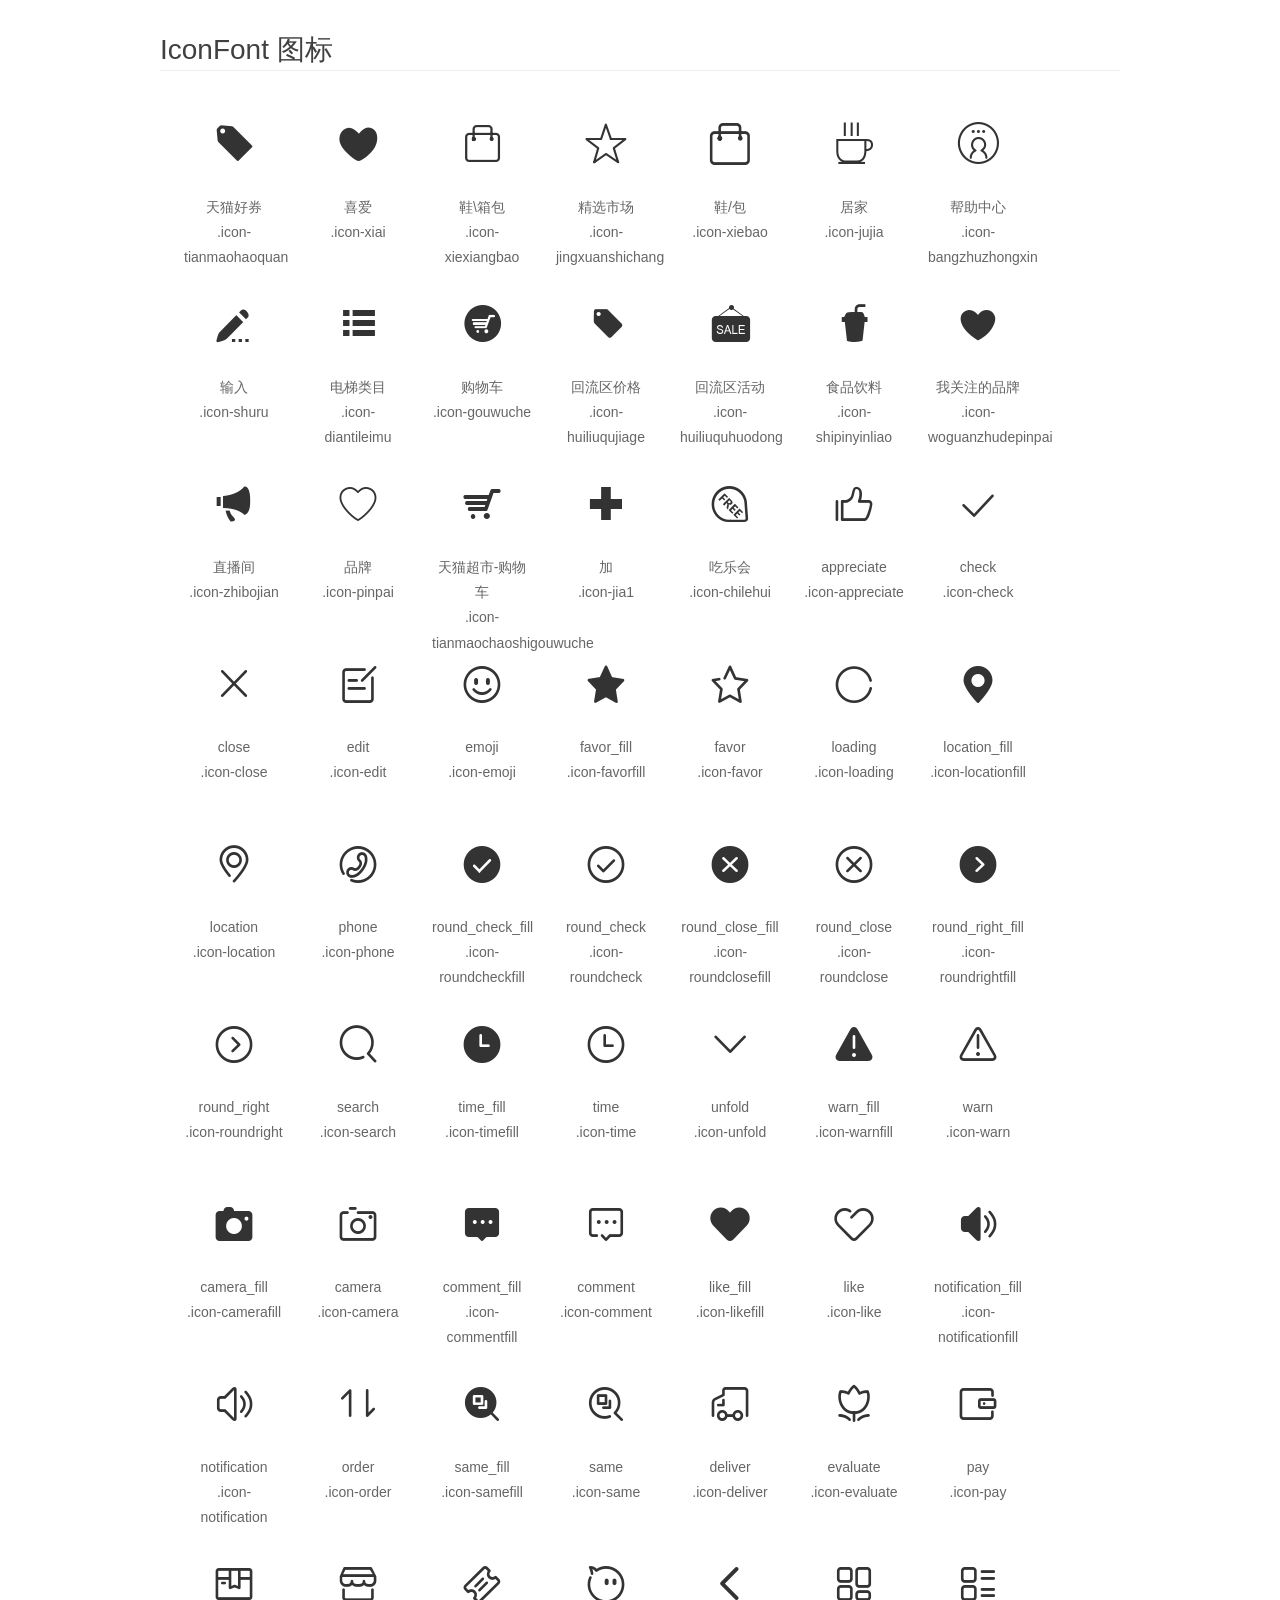
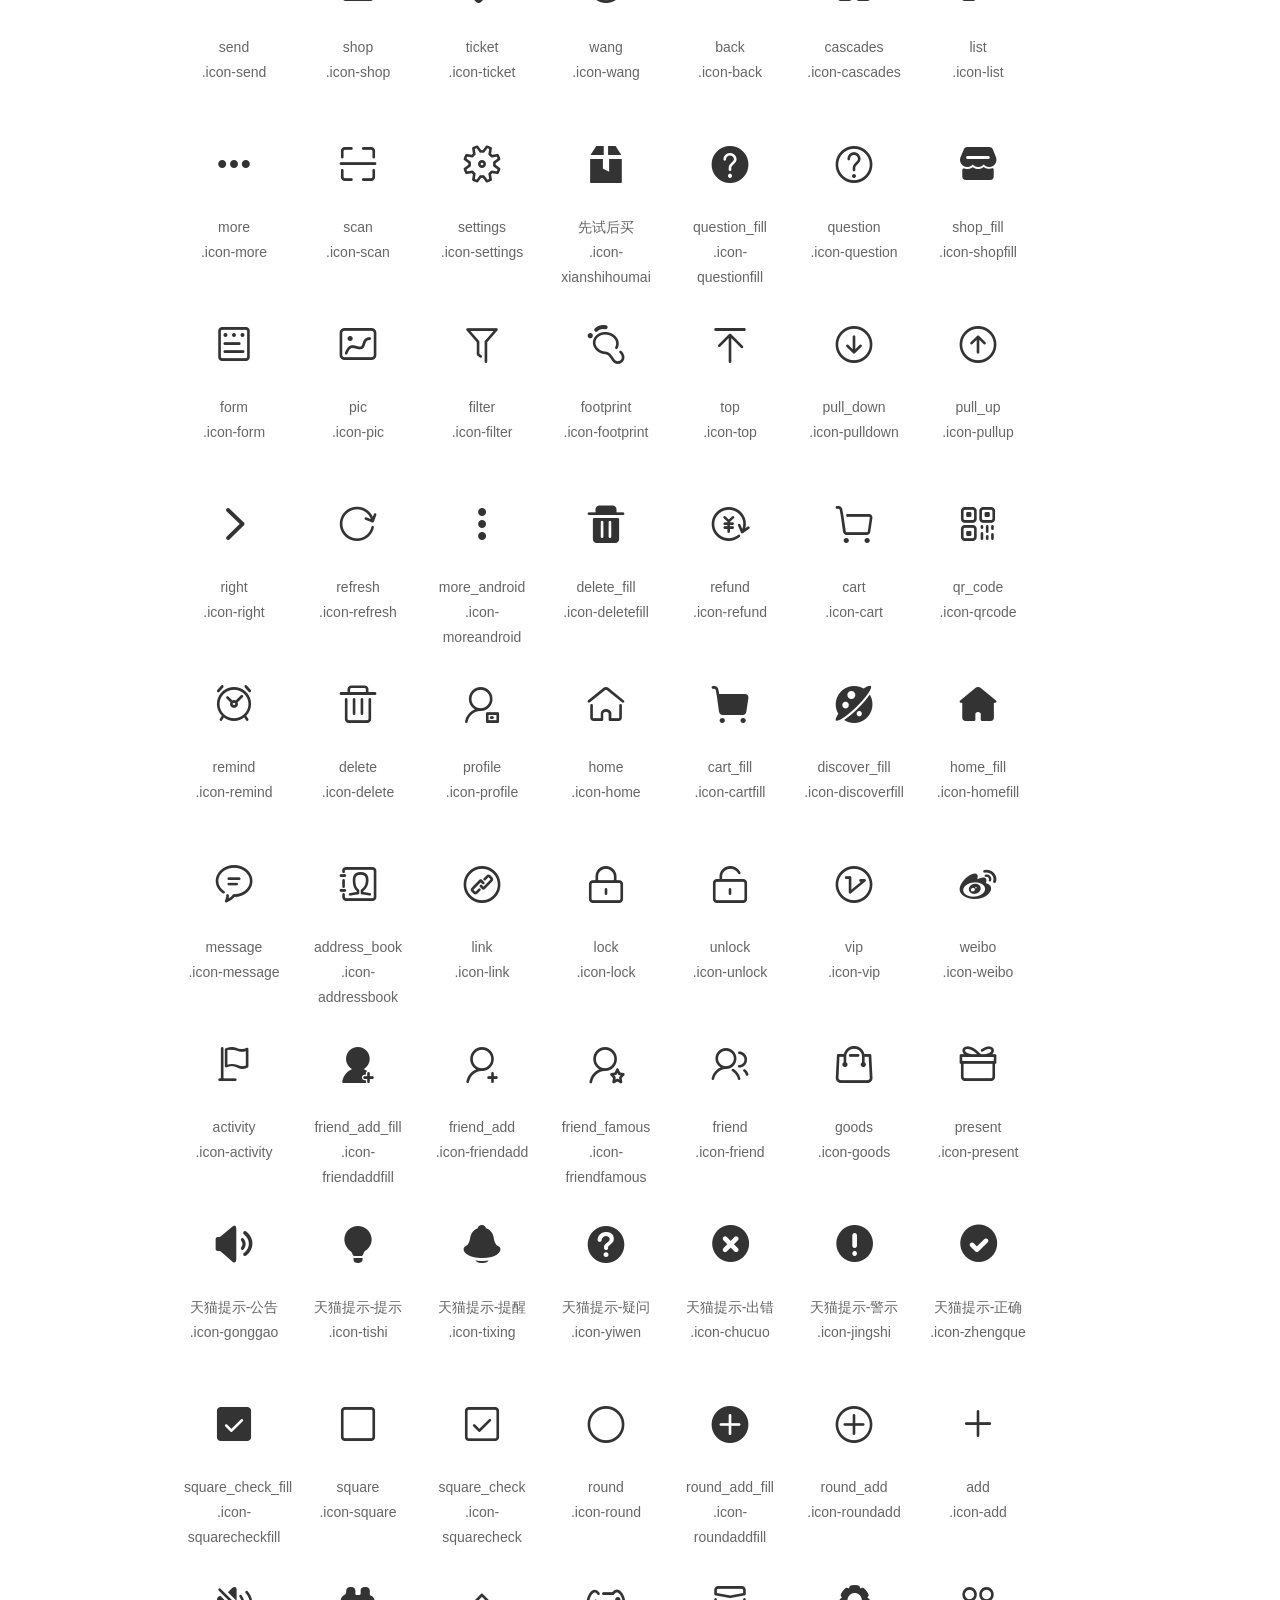
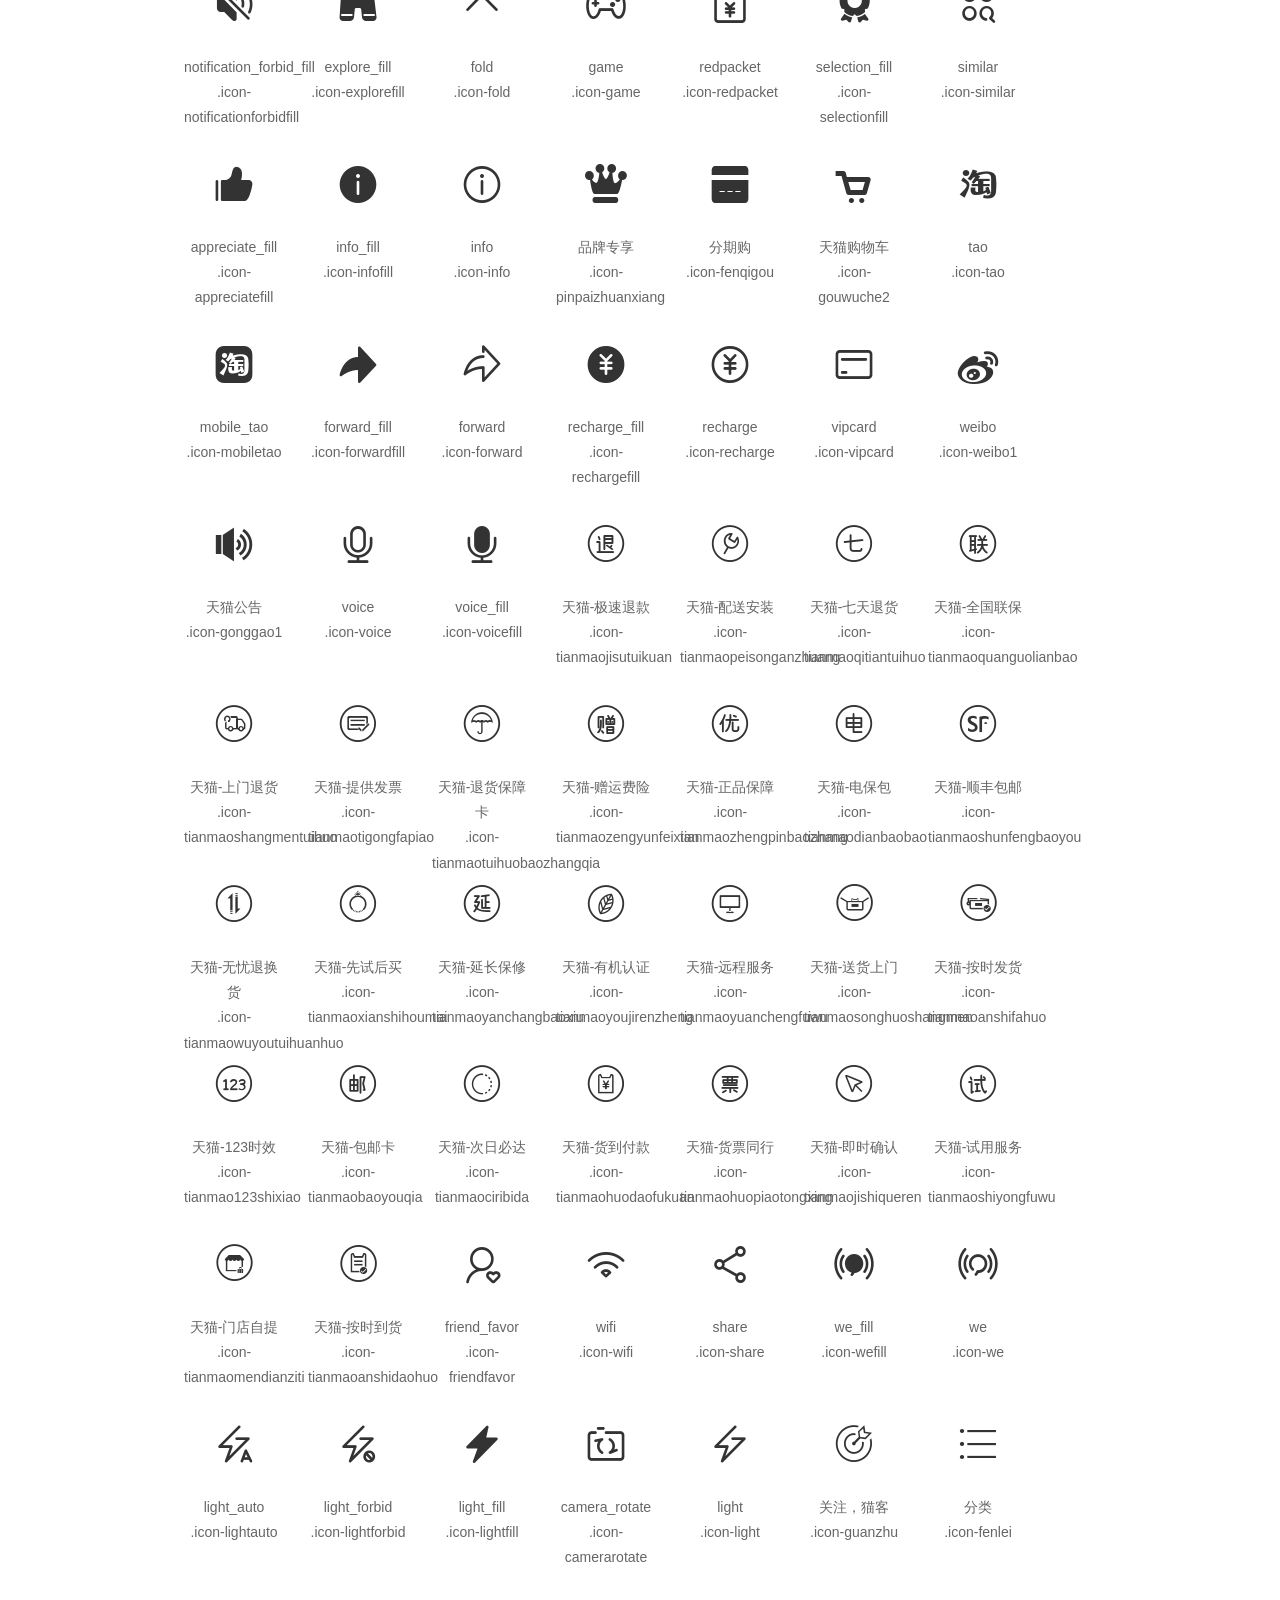
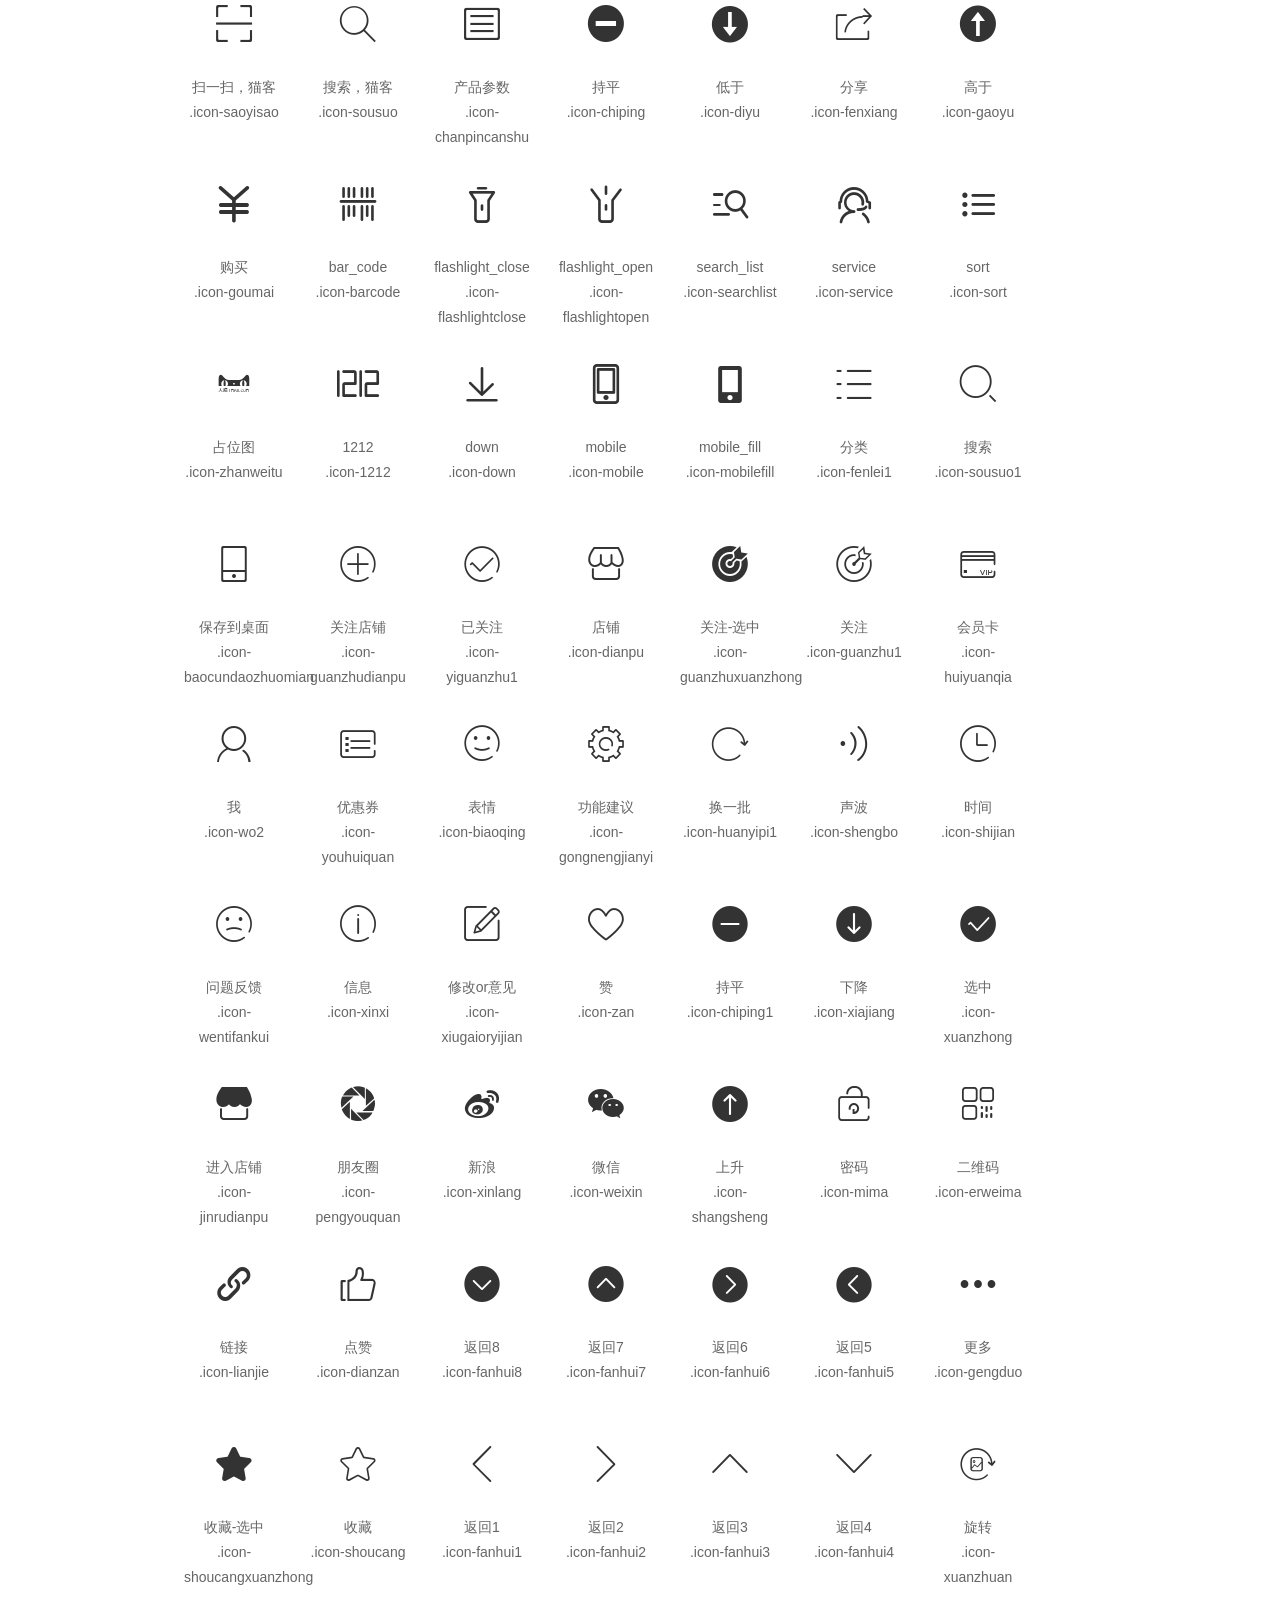
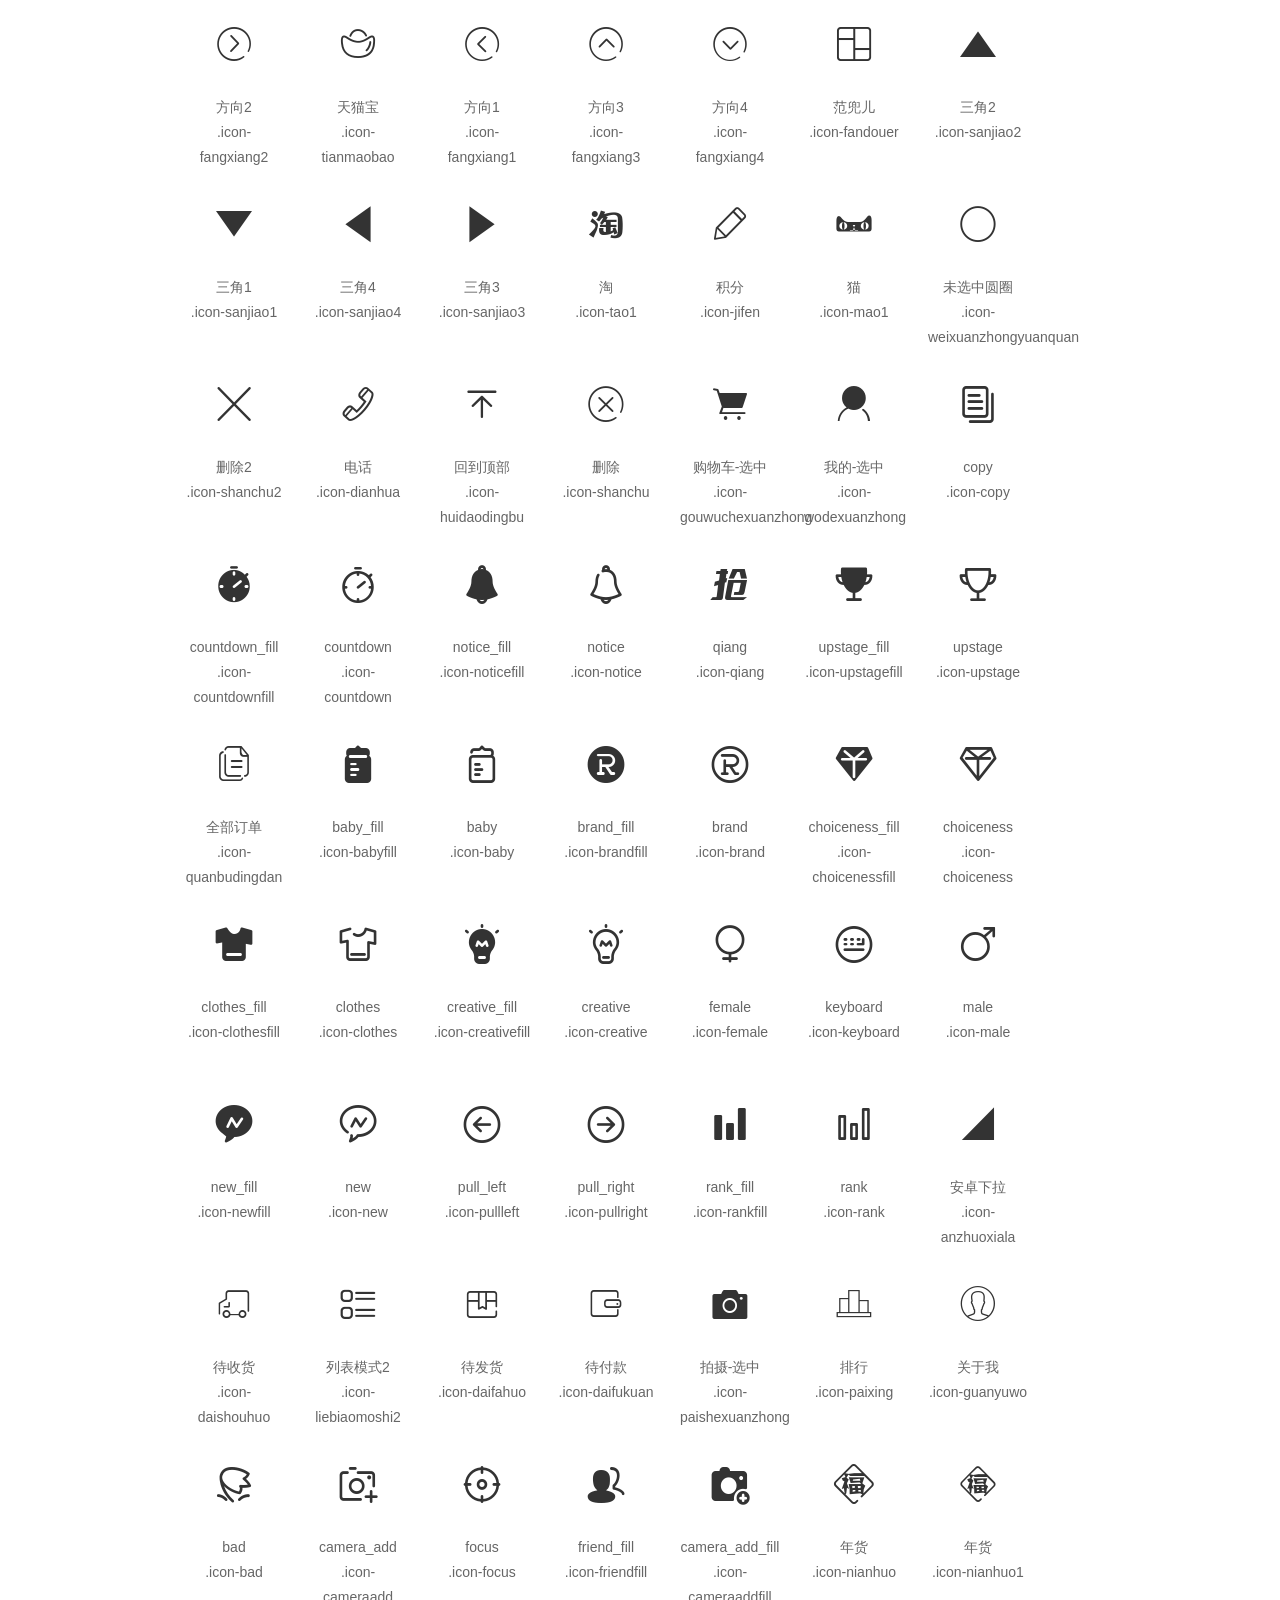
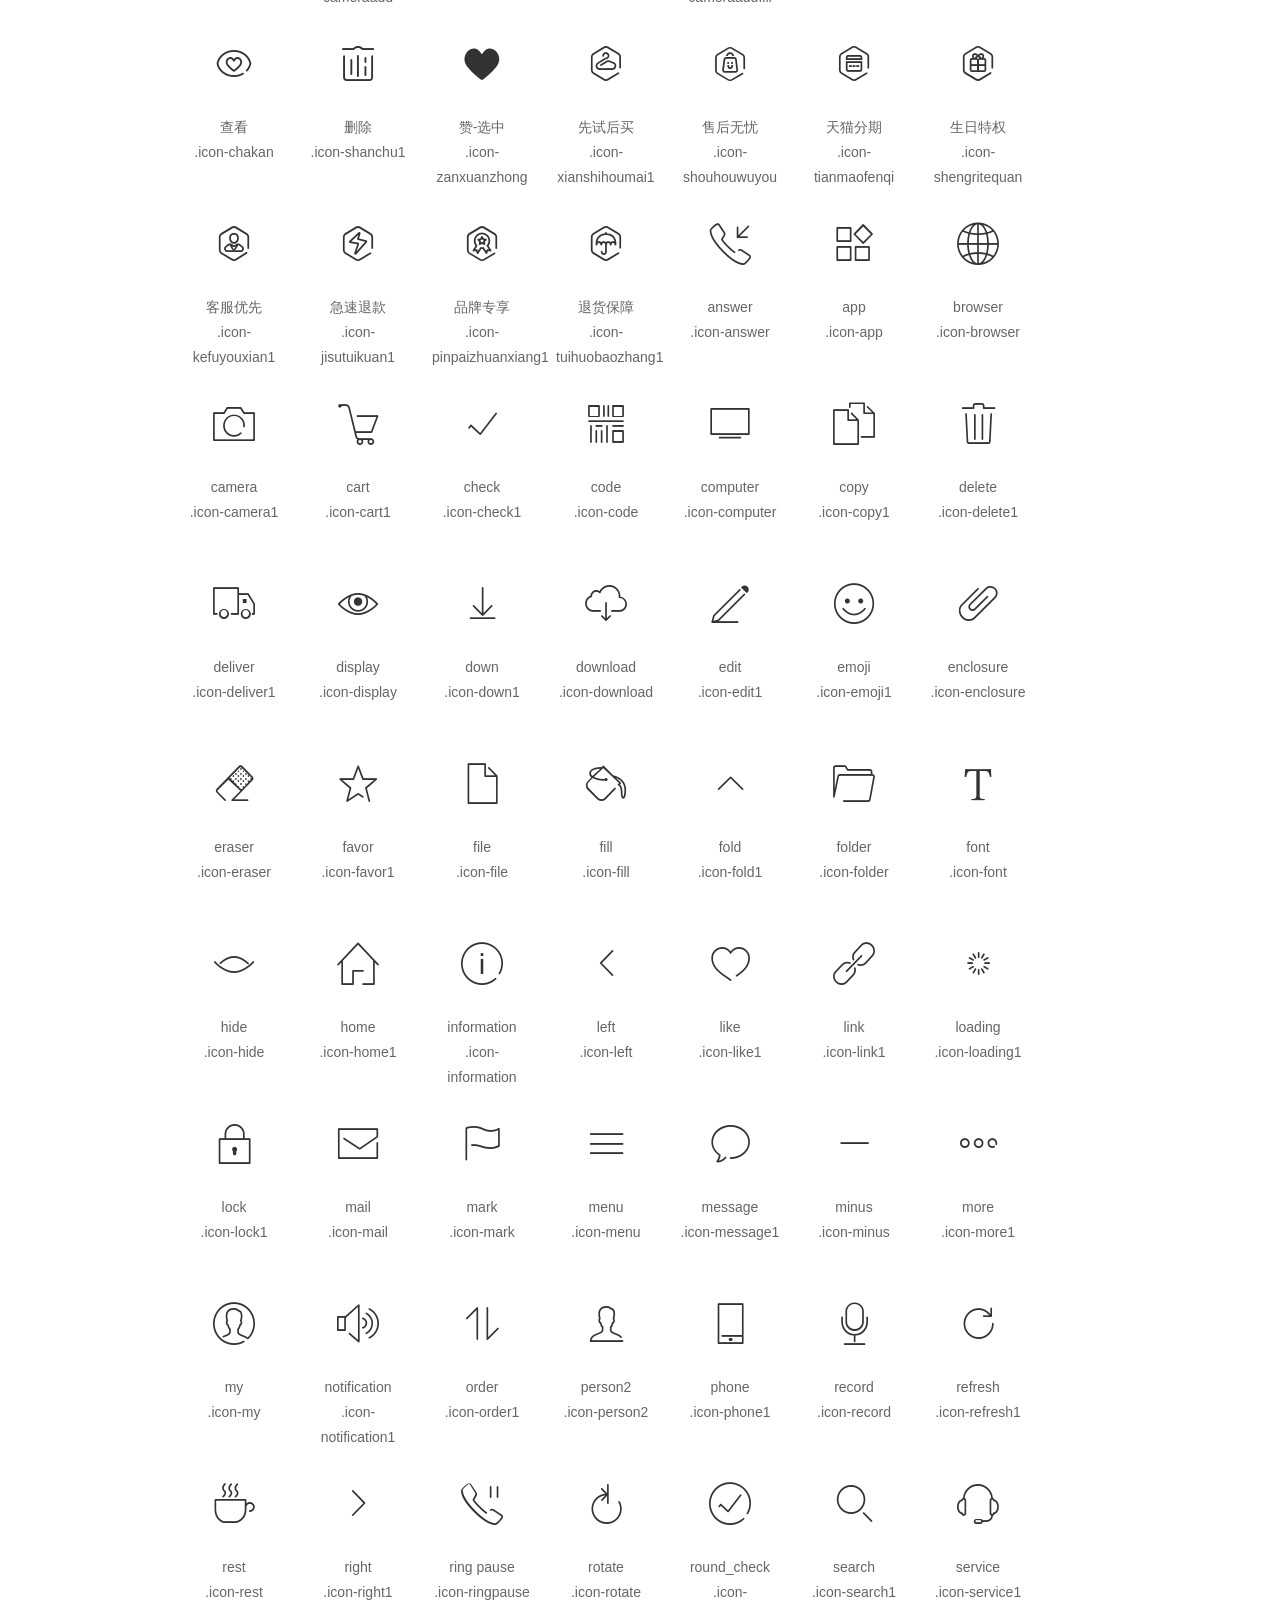
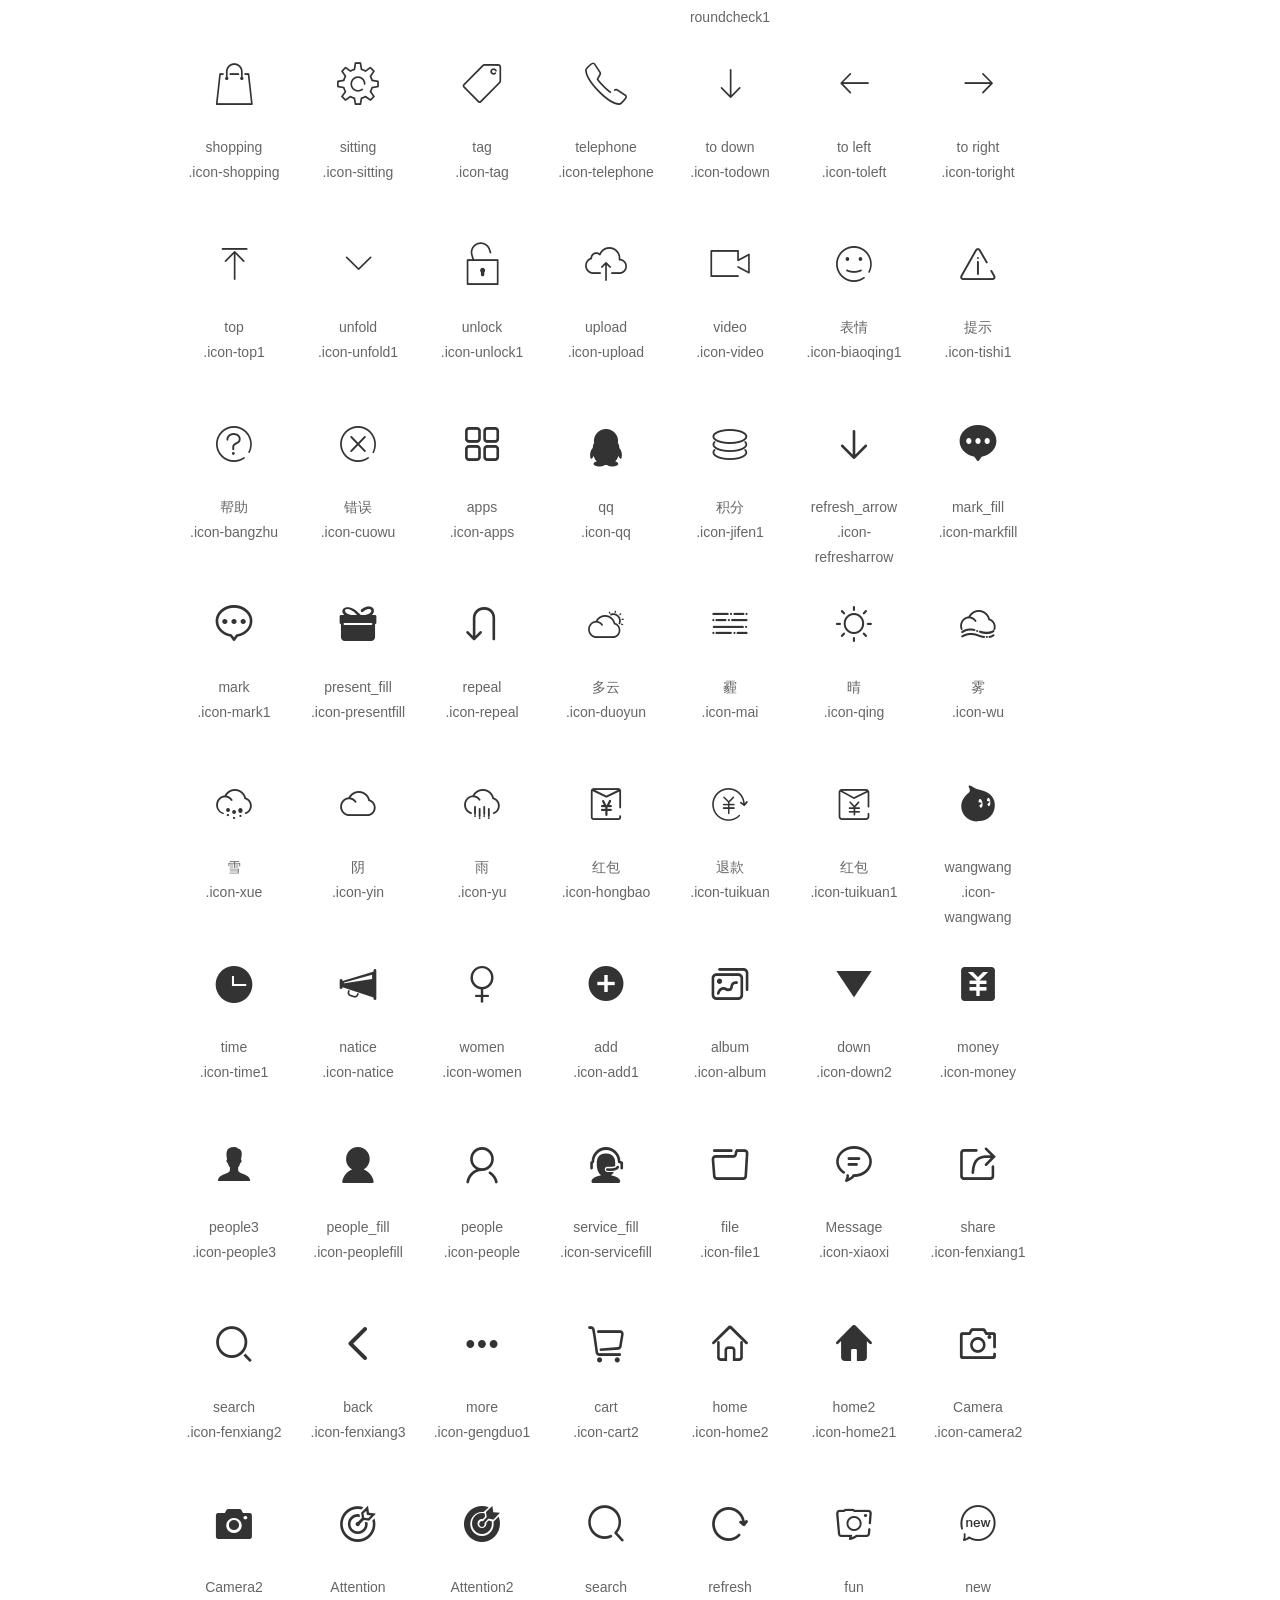
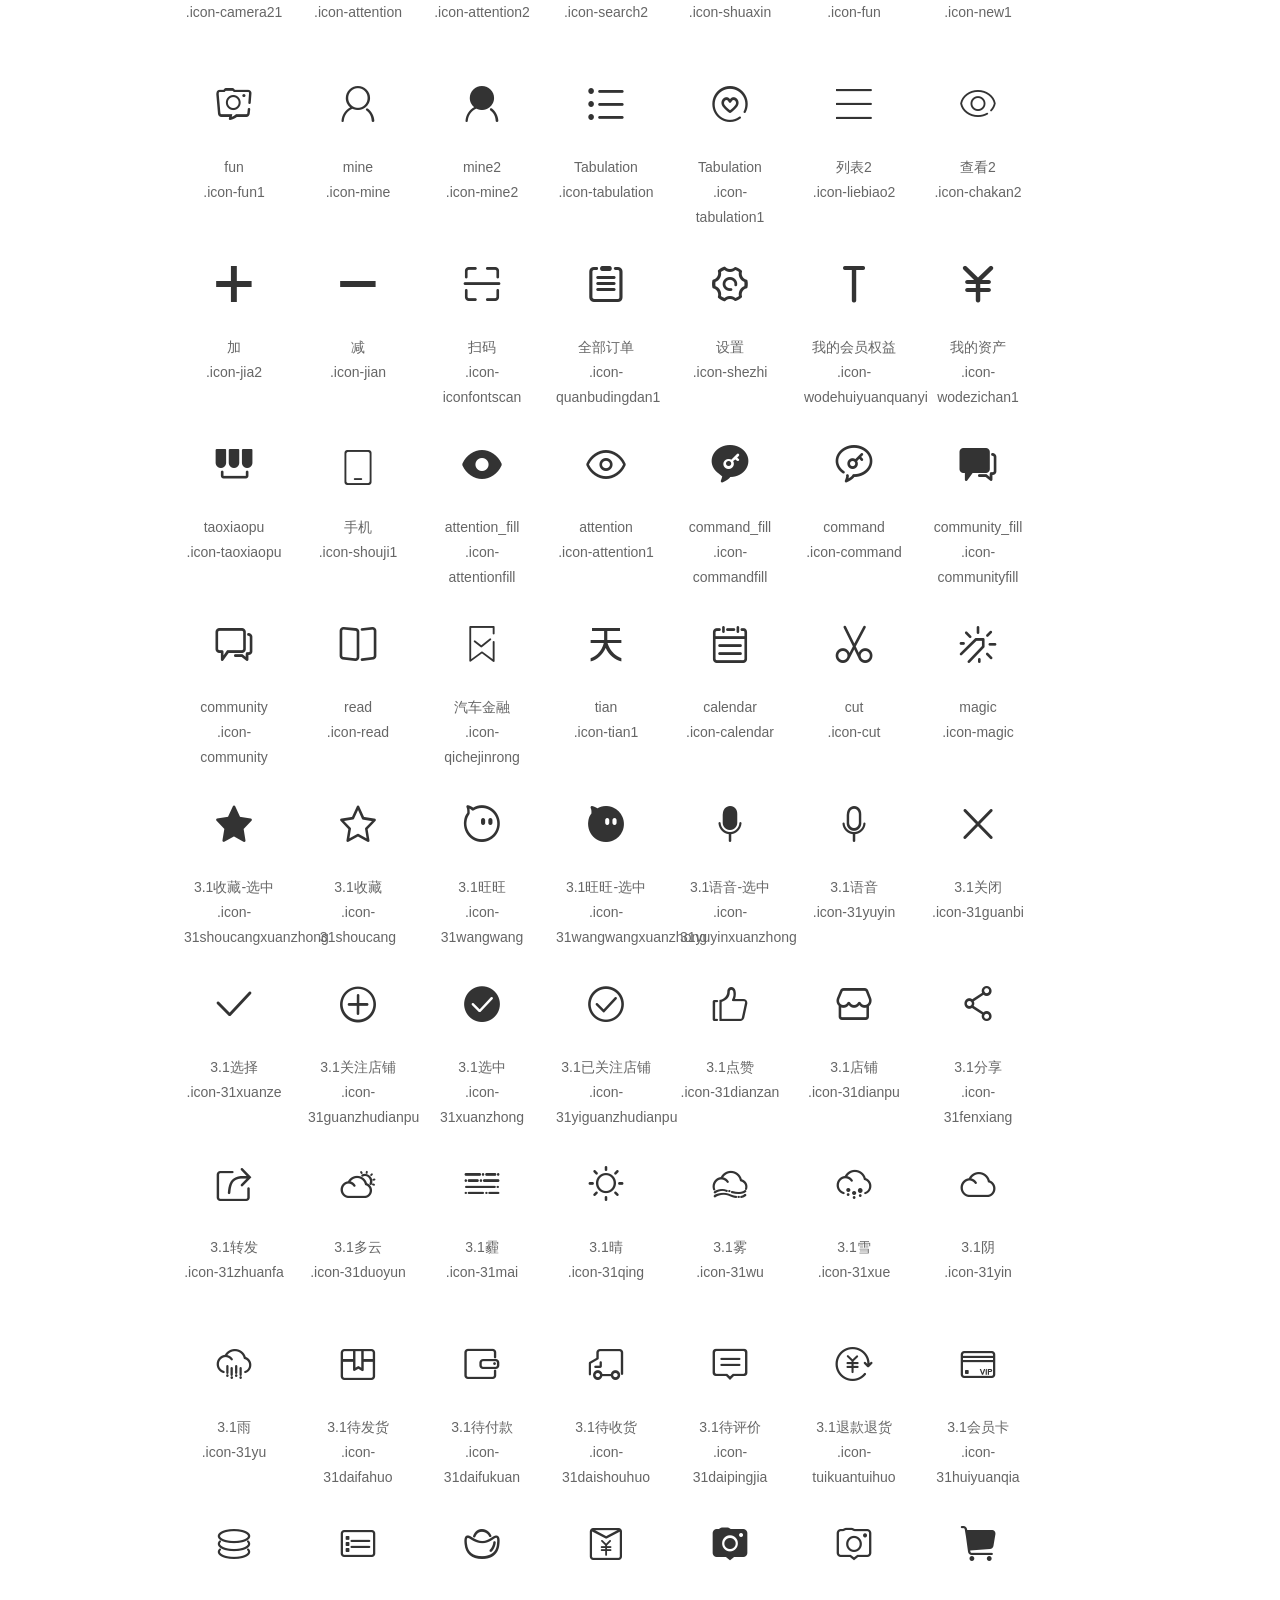
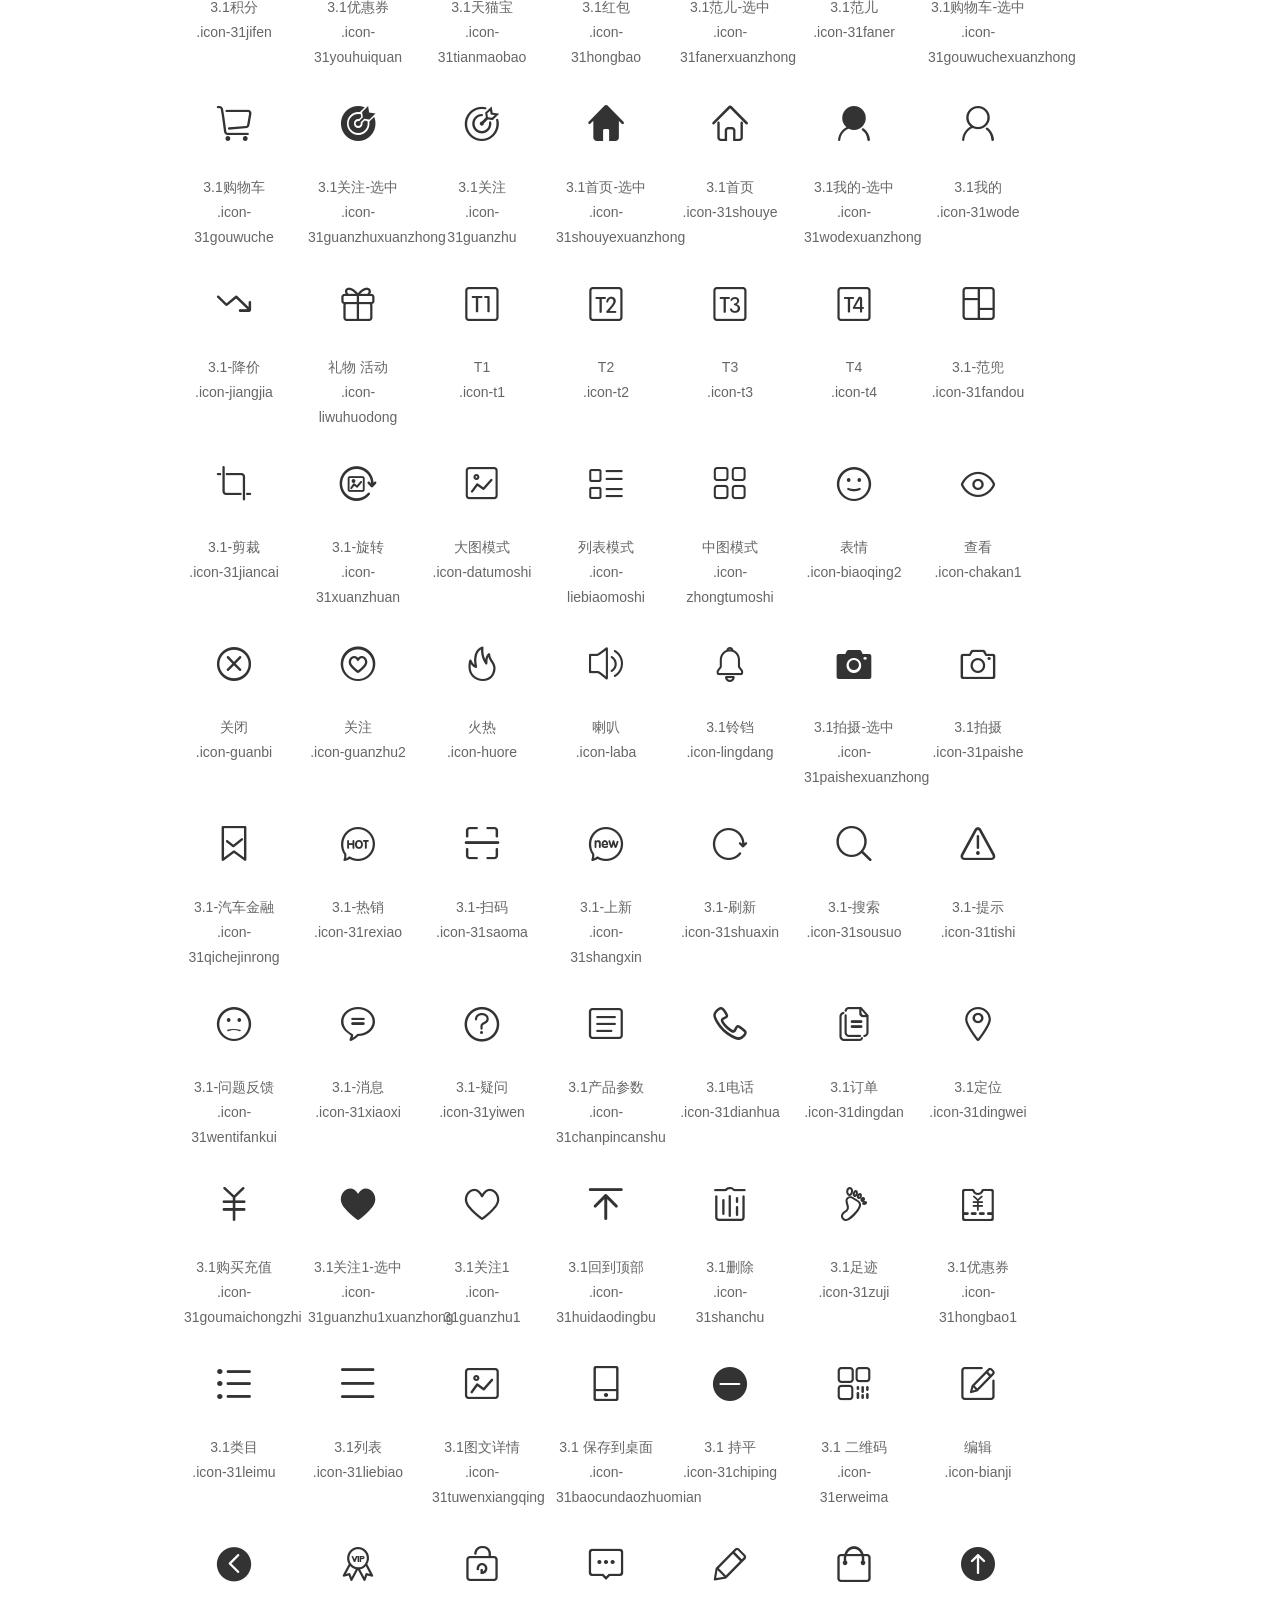
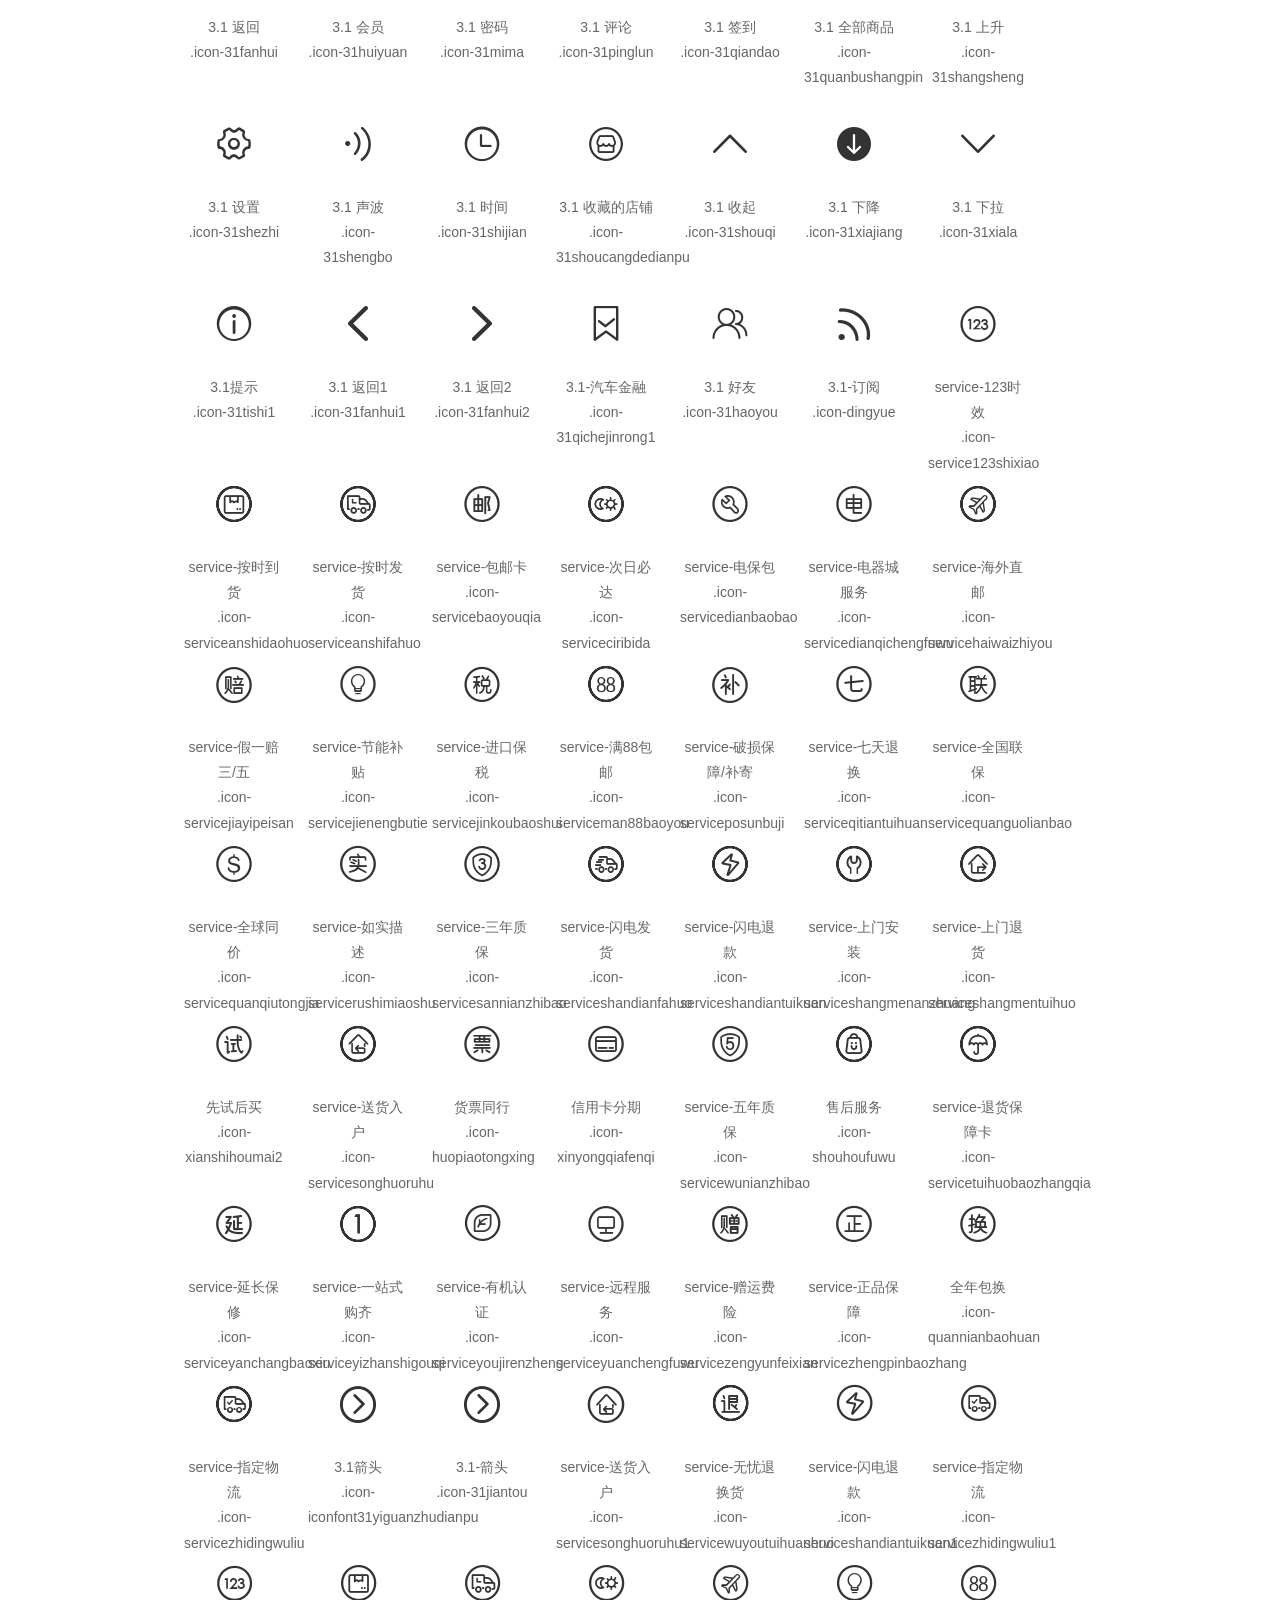
<file: an/src/assets/iconfont/demo_fontclass.html>
<!DOCTYPE html>
<html>
<head>
    <meta charset="utf-8"/>
    <title>IconFont</title>
    <link rel="stylesheet" href="demo.css">
    <link rel="stylesheet" href="iconfont.css">
</head>
<body>
    <div class="main markdown">
        <h1>IconFont 图标</h1>
        <ul class="icon_lists clear">
            
                <li>
                <i class="icon iconfont icon-tianmaohaoquan"></i>
                    <div class="name">天猫好券</div>
                    <div class="fontclass">.icon-tianmaohaoquan</div>
                </li>
            
                <li>
                <i class="icon iconfont icon-xiai"></i>
                    <div class="name">喜爱</div>
                    <div class="fontclass">.icon-xiai</div>
                </li>
            
                <li>
                <i class="icon iconfont icon-xiexiangbao"></i>
                    <div class="name">鞋\箱包</div>
                    <div class="fontclass">.icon-xiexiangbao</div>
                </li>
            
                <li>
                <i class="icon iconfont icon-jingxuanshichang"></i>
                    <div class="name">精选市场</div>
                    <div class="fontclass">.icon-jingxuanshichang</div>
                </li>
            
                <li>
                <i class="icon iconfont icon-xiebao"></i>
                    <div class="name">鞋/包</div>
                    <div class="fontclass">.icon-xiebao</div>
                </li>
            
                <li>
                <i class="icon iconfont icon-jujia"></i>
                    <div class="name">居家</div>
                    <div class="fontclass">.icon-jujia</div>
                </li>
            
                <li>
                <i class="icon iconfont icon-bangzhuzhongxin"></i>
                    <div class="name">帮助中心</div>
                    <div class="fontclass">.icon-bangzhuzhongxin</div>
                </li>
            
                <li>
                <i class="icon iconfont icon-shuru"></i>
                    <div class="name">输入</div>
                    <div class="fontclass">.icon-shuru</div>
                </li>
            
                <li>
                <i class="icon iconfont icon-diantileimu"></i>
                    <div class="name">电梯类目</div>
                    <div class="fontclass">.icon-diantileimu</div>
                </li>
            
                <li>
                <i class="icon iconfont icon-gouwuche"></i>
                    <div class="name">购物车</div>
                    <div class="fontclass">.icon-gouwuche</div>
                </li>
            
                <li>
                <i class="icon iconfont icon-huiliuqujiage"></i>
                    <div class="name">回流区价格</div>
                    <div class="fontclass">.icon-huiliuqujiage</div>
                </li>
            
                <li>
                <i class="icon iconfont icon-huiliuquhuodong"></i>
                    <div class="name">回流区活动</div>
                    <div class="fontclass">.icon-huiliuquhuodong</div>
                </li>
            
                <li>
                <i class="icon iconfont icon-shipinyinliao"></i>
                    <div class="name">食品饮料</div>
                    <div class="fontclass">.icon-shipinyinliao</div>
                </li>
            
                <li>
                <i class="icon iconfont icon-woguanzhudepinpai"></i>
                    <div class="name">我关注的品牌</div>
                    <div class="fontclass">.icon-woguanzhudepinpai</div>
                </li>
            
                <li>
                <i class="icon iconfont icon-zhibojian"></i>
                    <div class="name">直播间</div>
                    <div class="fontclass">.icon-zhibojian</div>
                </li>
            
                <li>
                <i class="icon iconfont icon-pinpai"></i>
                    <div class="name">品牌</div>
                    <div class="fontclass">.icon-pinpai</div>
                </li>
            
                <li>
                <i class="icon iconfont icon-tianmaochaoshigouwuche"></i>
                    <div class="name">天猫超市-购物车</div>
                    <div class="fontclass">.icon-tianmaochaoshigouwuche</div>
                </li>
            
                <li>
                <i class="icon iconfont icon-jia1"></i>
                    <div class="name">加</div>
                    <div class="fontclass">.icon-jia1</div>
                </li>
            
                <li>
                <i class="icon iconfont icon-chilehui"></i>
                    <div class="name">吃乐会</div>
                    <div class="fontclass">.icon-chilehui</div>
                </li>
            
                <li>
                <i class="icon iconfont icon-appreciate"></i>
                    <div class="name">appreciate</div>
                    <div class="fontclass">.icon-appreciate</div>
                </li>
            
                <li>
                <i class="icon iconfont icon-check"></i>
                    <div class="name">check</div>
                    <div class="fontclass">.icon-check</div>
                </li>
            
                <li>
                <i class="icon iconfont icon-close"></i>
                    <div class="name">close</div>
                    <div class="fontclass">.icon-close</div>
                </li>
            
                <li>
                <i class="icon iconfont icon-edit"></i>
                    <div class="name">edit</div>
                    <div class="fontclass">.icon-edit</div>
                </li>
            
                <li>
                <i class="icon iconfont icon-emoji"></i>
                    <div class="name">emoji</div>
                    <div class="fontclass">.icon-emoji</div>
                </li>
            
                <li>
                <i class="icon iconfont icon-favorfill"></i>
                    <div class="name">favor_fill</div>
                    <div class="fontclass">.icon-favorfill</div>
                </li>
            
                <li>
                <i class="icon iconfont icon-favor"></i>
                    <div class="name">favor</div>
                    <div class="fontclass">.icon-favor</div>
                </li>
            
                <li>
                <i class="icon iconfont icon-loading"></i>
                    <div class="name">loading</div>
                    <div class="fontclass">.icon-loading</div>
                </li>
            
                <li>
                <i class="icon iconfont icon-locationfill"></i>
                    <div class="name">location_fill</div>
                    <div class="fontclass">.icon-locationfill</div>
                </li>
            
                <li>
                <i class="icon iconfont icon-location"></i>
                    <div class="name">location</div>
                    <div class="fontclass">.icon-location</div>
                </li>
            
                <li>
                <i class="icon iconfont icon-phone"></i>
                    <div class="name">phone</div>
                    <div class="fontclass">.icon-phone</div>
                </li>
            
                <li>
                <i class="icon iconfont icon-roundcheckfill"></i>
                    <div class="name">round_check_fill</div>
                    <div class="fontclass">.icon-roundcheckfill</div>
                </li>
            
                <li>
                <i class="icon iconfont icon-roundcheck"></i>
                    <div class="name">round_check</div>
                    <div class="fontclass">.icon-roundcheck</div>
                </li>
            
                <li>
                <i class="icon iconfont icon-roundclosefill"></i>
                    <div class="name">round_close_fill</div>
                    <div class="fontclass">.icon-roundclosefill</div>
                </li>
            
                <li>
                <i class="icon iconfont icon-roundclose"></i>
                    <div class="name">round_close</div>
                    <div class="fontclass">.icon-roundclose</div>
                </li>
            
                <li>
                <i class="icon iconfont icon-roundrightfill"></i>
                    <div class="name">round_right_fill</div>
                    <div class="fontclass">.icon-roundrightfill</div>
                </li>
            
                <li>
                <i class="icon iconfont icon-roundright"></i>
                    <div class="name">round_right</div>
                    <div class="fontclass">.icon-roundright</div>
                </li>
            
                <li>
                <i class="icon iconfont icon-search"></i>
                    <div class="name">search</div>
                    <div class="fontclass">.icon-search</div>
                </li>
            
                <li>
                <i class="icon iconfont icon-timefill"></i>
                    <div class="name">time_fill</div>
                    <div class="fontclass">.icon-timefill</div>
                </li>
            
                <li>
                <i class="icon iconfont icon-time"></i>
                    <div class="name">time</div>
                    <div class="fontclass">.icon-time</div>
                </li>
            
                <li>
                <i class="icon iconfont icon-unfold"></i>
                    <div class="name">unfold</div>
                    <div class="fontclass">.icon-unfold</div>
                </li>
            
                <li>
                <i class="icon iconfont icon-warnfill"></i>
                    <div class="name">warn_fill</div>
                    <div class="fontclass">.icon-warnfill</div>
                </li>
            
                <li>
                <i class="icon iconfont icon-warn"></i>
                    <div class="name">warn</div>
                    <div class="fontclass">.icon-warn</div>
                </li>
            
                <li>
                <i class="icon iconfont icon-camerafill"></i>
                    <div class="name">camera_fill</div>
                    <div class="fontclass">.icon-camerafill</div>
                </li>
            
                <li>
                <i class="icon iconfont icon-camera"></i>
                    <div class="name">camera</div>
                    <div class="fontclass">.icon-camera</div>
                </li>
            
                <li>
                <i class="icon iconfont icon-commentfill"></i>
                    <div class="name">comment_fill</div>
                    <div class="fontclass">.icon-commentfill</div>
                </li>
            
                <li>
                <i class="icon iconfont icon-comment"></i>
                    <div class="name">comment</div>
                    <div class="fontclass">.icon-comment</div>
                </li>
            
                <li>
                <i class="icon iconfont icon-likefill"></i>
                    <div class="name">like_fill</div>
                    <div class="fontclass">.icon-likefill</div>
                </li>
            
                <li>
                <i class="icon iconfont icon-like"></i>
                    <div class="name">like</div>
                    <div class="fontclass">.icon-like</div>
                </li>
            
                <li>
                <i class="icon iconfont icon-notificationfill"></i>
                    <div class="name">notification_fill</div>
                    <div class="fontclass">.icon-notificationfill</div>
                </li>
            
                <li>
                <i class="icon iconfont icon-notification"></i>
                    <div class="name">notification</div>
                    <div class="fontclass">.icon-notification</div>
                </li>
            
                <li>
                <i class="icon iconfont icon-order"></i>
                    <div class="name">order</div>
                    <div class="fontclass">.icon-order</div>
                </li>
            
                <li>
                <i class="icon iconfont icon-samefill"></i>
                    <div class="name">same_fill</div>
                    <div class="fontclass">.icon-samefill</div>
                </li>
            
                <li>
                <i class="icon iconfont icon-same"></i>
                    <div class="name">same</div>
                    <div class="fontclass">.icon-same</div>
                </li>
            
                <li>
                <i class="icon iconfont icon-deliver"></i>
                    <div class="name">deliver</div>
                    <div class="fontclass">.icon-deliver</div>
                </li>
            
                <li>
                <i class="icon iconfont icon-evaluate"></i>
                    <div class="name">evaluate</div>
                    <div class="fontclass">.icon-evaluate</div>
                </li>
            
                <li>
                <i class="icon iconfont icon-pay"></i>
                    <div class="name">pay</div>
                    <div class="fontclass">.icon-pay</div>
                </li>
            
                <li>
                <i class="icon iconfont icon-send"></i>
                    <div class="name">send</div>
                    <div class="fontclass">.icon-send</div>
                </li>
            
                <li>
                <i class="icon iconfont icon-shop"></i>
                    <div class="name">shop</div>
                    <div class="fontclass">.icon-shop</div>
                </li>
            
                <li>
                <i class="icon iconfont icon-ticket"></i>
                    <div class="name">ticket</div>
                    <div class="fontclass">.icon-ticket</div>
                </li>
            
                <li>
                <i class="icon iconfont icon-wang"></i>
                    <div class="name">wang</div>
                    <div class="fontclass">.icon-wang</div>
                </li>
            
                <li>
                <i class="icon iconfont icon-back"></i>
                    <div class="name">back</div>
                    <div class="fontclass">.icon-back</div>
                </li>
            
                <li>
                <i class="icon iconfont icon-cascades"></i>
                    <div class="name">cascades</div>
                    <div class="fontclass">.icon-cascades</div>
                </li>
            
                <li>
                <i class="icon iconfont icon-list"></i>
                    <div class="name">list</div>
                    <div class="fontclass">.icon-list</div>
                </li>
            
                <li>
                <i class="icon iconfont icon-more"></i>
                    <div class="name">more</div>
                    <div class="fontclass">.icon-more</div>
                </li>
            
                <li>
                <i class="icon iconfont icon-scan"></i>
                    <div class="name">scan</div>
                    <div class="fontclass">.icon-scan</div>
                </li>
            
                <li>
                <i class="icon iconfont icon-settings"></i>
                    <div class="name">settings</div>
                    <div class="fontclass">.icon-settings</div>
                </li>
            
                <li>
                <i class="icon iconfont icon-xianshihoumai"></i>
                    <div class="name">先试后买</div>
                    <div class="fontclass">.icon-xianshihoumai</div>
                </li>
            
                <li>
                <i class="icon iconfont icon-questionfill"></i>
                    <div class="name">question_fill</div>
                    <div class="fontclass">.icon-questionfill</div>
                </li>
            
                <li>
                <i class="icon iconfont icon-question"></i>
                    <div class="name">question</div>
                    <div class="fontclass">.icon-question</div>
                </li>
            
                <li>
                <i class="icon iconfont icon-shopfill"></i>
                    <div class="name">shop_fill</div>
                    <div class="fontclass">.icon-shopfill</div>
                </li>
            
                <li>
                <i class="icon iconfont icon-form"></i>
                    <div class="name">form</div>
                    <div class="fontclass">.icon-form</div>
                </li>
            
                <li>
                <i class="icon iconfont icon-pic"></i>
                    <div class="name">pic</div>
                    <div class="fontclass">.icon-pic</div>
                </li>
            
                <li>
                <i class="icon iconfont icon-filter"></i>
                    <div class="name">filter</div>
                    <div class="fontclass">.icon-filter</div>
                </li>
            
                <li>
                <i class="icon iconfont icon-footprint"></i>
                    <div class="name">footprint</div>
                    <div class="fontclass">.icon-footprint</div>
                </li>
            
                <li>
                <i class="icon iconfont icon-top"></i>
                    <div class="name">top</div>
                    <div class="fontclass">.icon-top</div>
                </li>
            
                <li>
                <i class="icon iconfont icon-pulldown"></i>
                    <div class="name">pull_down</div>
                    <div class="fontclass">.icon-pulldown</div>
                </li>
            
                <li>
                <i class="icon iconfont icon-pullup"></i>
                    <div class="name">pull_up</div>
                    <div class="fontclass">.icon-pullup</div>
                </li>
            
                <li>
                <i class="icon iconfont icon-right"></i>
                    <div class="name">right</div>
                    <div class="fontclass">.icon-right</div>
                </li>
            
                <li>
                <i class="icon iconfont icon-refresh"></i>
                    <div class="name">refresh</div>
                    <div class="fontclass">.icon-refresh</div>
                </li>
            
                <li>
                <i class="icon iconfont icon-moreandroid"></i>
                    <div class="name">more_android</div>
                    <div class="fontclass">.icon-moreandroid</div>
                </li>
            
                <li>
                <i class="icon iconfont icon-deletefill"></i>
                    <div class="name">delete_fill</div>
                    <div class="fontclass">.icon-deletefill</div>
                </li>
            
                <li>
                <i class="icon iconfont icon-refund"></i>
                    <div class="name">refund</div>
                    <div class="fontclass">.icon-refund</div>
                </li>
            
                <li>
                <i class="icon iconfont icon-cart"></i>
                    <div class="name">cart</div>
                    <div class="fontclass">.icon-cart</div>
                </li>
            
                <li>
                <i class="icon iconfont icon-qrcode"></i>
                    <div class="name">qr_code</div>
                    <div class="fontclass">.icon-qrcode</div>
                </li>
            
                <li>
                <i class="icon iconfont icon-remind"></i>
                    <div class="name">remind</div>
                    <div class="fontclass">.icon-remind</div>
                </li>
            
                <li>
                <i class="icon iconfont icon-delete"></i>
                    <div class="name">delete</div>
                    <div class="fontclass">.icon-delete</div>
                </li>
            
                <li>
                <i class="icon iconfont icon-profile"></i>
                    <div class="name">profile</div>
                    <div class="fontclass">.icon-profile</div>
                </li>
            
                <li>
                <i class="icon iconfont icon-home"></i>
                    <div class="name">home</div>
                    <div class="fontclass">.icon-home</div>
                </li>
            
                <li>
                <i class="icon iconfont icon-cartfill"></i>
                    <div class="name">cart_fill</div>
                    <div class="fontclass">.icon-cartfill</div>
                </li>
            
                <li>
                <i class="icon iconfont icon-discoverfill"></i>
                    <div class="name">discover_fill</div>
                    <div class="fontclass">.icon-discoverfill</div>
                </li>
            
                <li>
                <i class="icon iconfont icon-homefill"></i>
                    <div class="name">home_fill</div>
                    <div class="fontclass">.icon-homefill</div>
                </li>
            
                <li>
                <i class="icon iconfont icon-message"></i>
                    <div class="name">message</div>
                    <div class="fontclass">.icon-message</div>
                </li>
            
                <li>
                <i class="icon iconfont icon-addressbook"></i>
                    <div class="name">address_book</div>
                    <div class="fontclass">.icon-addressbook</div>
                </li>
            
                <li>
                <i class="icon iconfont icon-link"></i>
                    <div class="name">link</div>
                    <div class="fontclass">.icon-link</div>
                </li>
            
                <li>
                <i class="icon iconfont icon-lock"></i>
                    <div class="name">lock</div>
                    <div class="fontclass">.icon-lock</div>
                </li>
            
                <li>
                <i class="icon iconfont icon-unlock"></i>
                    <div class="name">unlock</div>
                    <div class="fontclass">.icon-unlock</div>
                </li>
            
                <li>
                <i class="icon iconfont icon-vip"></i>
                    <div class="name">vip</div>
                    <div class="fontclass">.icon-vip</div>
                </li>
            
                <li>
                <i class="icon iconfont icon-weibo"></i>
                    <div class="name">weibo</div>
                    <div class="fontclass">.icon-weibo</div>
                </li>
            
                <li>
                <i class="icon iconfont icon-activity"></i>
                    <div class="name">activity</div>
                    <div class="fontclass">.icon-activity</div>
                </li>
            
                <li>
                <i class="icon iconfont icon-friendaddfill"></i>
                    <div class="name">friend_add_fill</div>
                    <div class="fontclass">.icon-friendaddfill</div>
                </li>
            
                <li>
                <i class="icon iconfont icon-friendadd"></i>
                    <div class="name">friend_add</div>
                    <div class="fontclass">.icon-friendadd</div>
                </li>
            
                <li>
                <i class="icon iconfont icon-friendfamous"></i>
                    <div class="name">friend_famous</div>
                    <div class="fontclass">.icon-friendfamous</div>
                </li>
            
                <li>
                <i class="icon iconfont icon-friend"></i>
                    <div class="name">friend</div>
                    <div class="fontclass">.icon-friend</div>
                </li>
            
                <li>
                <i class="icon iconfont icon-goods"></i>
                    <div class="name">goods</div>
                    <div class="fontclass">.icon-goods</div>
                </li>
            
                <li>
                <i class="icon iconfont icon-present"></i>
                    <div class="name">present</div>
                    <div class="fontclass">.icon-present</div>
                </li>
            
                <li>
                <i class="icon iconfont icon-gonggao"></i>
                    <div class="name">天猫提示-公告</div>
                    <div class="fontclass">.icon-gonggao</div>
                </li>
            
                <li>
                <i class="icon iconfont icon-tishi"></i>
                    <div class="name">天猫提示-提示</div>
                    <div class="fontclass">.icon-tishi</div>
                </li>
            
                <li>
                <i class="icon iconfont icon-tixing"></i>
                    <div class="name">天猫提示-提醒</div>
                    <div class="fontclass">.icon-tixing</div>
                </li>
            
                <li>
                <i class="icon iconfont icon-yiwen"></i>
                    <div class="name">天猫提示-疑问</div>
                    <div class="fontclass">.icon-yiwen</div>
                </li>
            
                <li>
                <i class="icon iconfont icon-chucuo"></i>
                    <div class="name">天猫提示-出错</div>
                    <div class="fontclass">.icon-chucuo</div>
                </li>
            
                <li>
                <i class="icon iconfont icon-jingshi"></i>
                    <div class="name">天猫提示-警示</div>
                    <div class="fontclass">.icon-jingshi</div>
                </li>
            
                <li>
                <i class="icon iconfont icon-zhengque"></i>
                    <div class="name">天猫提示-正确</div>
                    <div class="fontclass">.icon-zhengque</div>
                </li>
            
                <li>
                <i class="icon iconfont icon-squarecheckfill"></i>
                    <div class="name">square_check_fill</div>
                    <div class="fontclass">.icon-squarecheckfill</div>
                </li>
            
                <li>
                <i class="icon iconfont icon-square"></i>
                    <div class="name">square</div>
                    <div class="fontclass">.icon-square</div>
                </li>
            
                <li>
                <i class="icon iconfont icon-squarecheck"></i>
                    <div class="name">square_check</div>
                    <div class="fontclass">.icon-squarecheck</div>
                </li>
            
                <li>
                <i class="icon iconfont icon-round"></i>
                    <div class="name">round</div>
                    <div class="fontclass">.icon-round</div>
                </li>
            
                <li>
                <i class="icon iconfont icon-roundaddfill"></i>
                    <div class="name">round_add_fill</div>
                    <div class="fontclass">.icon-roundaddfill</div>
                </li>
            
                <li>
                <i class="icon iconfont icon-roundadd"></i>
                    <div class="name">round_add</div>
                    <div class="fontclass">.icon-roundadd</div>
                </li>
            
                <li>
                <i class="icon iconfont icon-add"></i>
                    <div class="name">add</div>
                    <div class="fontclass">.icon-add</div>
                </li>
            
                <li>
                <i class="icon iconfont icon-notificationforbidfill"></i>
                    <div class="name">notification_forbid_fill</div>
                    <div class="fontclass">.icon-notificationforbidfill</div>
                </li>
            
                <li>
                <i class="icon iconfont icon-explorefill"></i>
                    <div class="name">explore_fill</div>
                    <div class="fontclass">.icon-explorefill</div>
                </li>
            
                <li>
                <i class="icon iconfont icon-fold"></i>
                    <div class="name">fold</div>
                    <div class="fontclass">.icon-fold</div>
                </li>
            
                <li>
                <i class="icon iconfont icon-game"></i>
                    <div class="name">game</div>
                    <div class="fontclass">.icon-game</div>
                </li>
            
                <li>
                <i class="icon iconfont icon-redpacket"></i>
                    <div class="name">redpacket</div>
                    <div class="fontclass">.icon-redpacket</div>
                </li>
            
                <li>
                <i class="icon iconfont icon-selectionfill"></i>
                    <div class="name">selection_fill</div>
                    <div class="fontclass">.icon-selectionfill</div>
                </li>
            
                <li>
                <i class="icon iconfont icon-similar"></i>
                    <div class="name">similar</div>
                    <div class="fontclass">.icon-similar</div>
                </li>
            
                <li>
                <i class="icon iconfont icon-appreciatefill"></i>
                    <div class="name">appreciate_fill</div>
                    <div class="fontclass">.icon-appreciatefill</div>
                </li>
            
                <li>
                <i class="icon iconfont icon-infofill"></i>
                    <div class="name">info_fill</div>
                    <div class="fontclass">.icon-infofill</div>
                </li>
            
                <li>
                <i class="icon iconfont icon-info"></i>
                    <div class="name">info</div>
                    <div class="fontclass">.icon-info</div>
                </li>
            
                <li>
                <i class="icon iconfont icon-pinpaizhuanxiang"></i>
                    <div class="name">品牌专享</div>
                    <div class="fontclass">.icon-pinpaizhuanxiang</div>
                </li>
            
                <li>
                <i class="icon iconfont icon-fenqigou"></i>
                    <div class="name">分期购</div>
                    <div class="fontclass">.icon-fenqigou</div>
                </li>
            
                <li>
                <i class="icon iconfont icon-gouwuche2"></i>
                    <div class="name">天猫购物车 </div>
                    <div class="fontclass">.icon-gouwuche2</div>
                </li>
            
                <li>
                <i class="icon iconfont icon-tao"></i>
                    <div class="name">tao</div>
                    <div class="fontclass">.icon-tao</div>
                </li>
            
                <li>
                <i class="icon iconfont icon-mobiletao"></i>
                    <div class="name">mobile_tao</div>
                    <div class="fontclass">.icon-mobiletao</div>
                </li>
            
                <li>
                <i class="icon iconfont icon-forwardfill"></i>
                    <div class="name">forward_fill</div>
                    <div class="fontclass">.icon-forwardfill</div>
                </li>
            
                <li>
                <i class="icon iconfont icon-forward"></i>
                    <div class="name">forward</div>
                    <div class="fontclass">.icon-forward</div>
                </li>
            
                <li>
                <i class="icon iconfont icon-rechargefill"></i>
                    <div class="name">recharge_fill</div>
                    <div class="fontclass">.icon-rechargefill</div>
                </li>
            
                <li>
                <i class="icon iconfont icon-recharge"></i>
                    <div class="name">recharge</div>
                    <div class="fontclass">.icon-recharge</div>
                </li>
            
                <li>
                <i class="icon iconfont icon-vipcard"></i>
                    <div class="name">vipcard</div>
                    <div class="fontclass">.icon-vipcard</div>
                </li>
            
                <li>
                <i class="icon iconfont icon-weibo1"></i>
                    <div class="name">weibo</div>
                    <div class="fontclass">.icon-weibo1</div>
                </li>
            
                <li>
                <i class="icon iconfont icon-gonggao1"></i>
                    <div class="name">天猫公告</div>
                    <div class="fontclass">.icon-gonggao1</div>
                </li>
            
                <li>
                <i class="icon iconfont icon-voice"></i>
                    <div class="name">voice</div>
                    <div class="fontclass">.icon-voice</div>
                </li>
            
                <li>
                <i class="icon iconfont icon-voicefill"></i>
                    <div class="name">voice_fill</div>
                    <div class="fontclass">.icon-voicefill</div>
                </li>
            
                <li>
                <i class="icon iconfont icon-tianmaojisutuikuan"></i>
                    <div class="name">天猫-极速退款</div>
                    <div class="fontclass">.icon-tianmaojisutuikuan</div>
                </li>
            
                <li>
                <i class="icon iconfont icon-tianmaopeisonganzhuang"></i>
                    <div class="name">天猫-配送安装</div>
                    <div class="fontclass">.icon-tianmaopeisonganzhuang</div>
                </li>
            
                <li>
                <i class="icon iconfont icon-tianmaoqitiantuihuo"></i>
                    <div class="name">天猫-七天退货</div>
                    <div class="fontclass">.icon-tianmaoqitiantuihuo</div>
                </li>
            
                <li>
                <i class="icon iconfont icon-tianmaoquanguolianbao"></i>
                    <div class="name">天猫-全国联保</div>
                    <div class="fontclass">.icon-tianmaoquanguolianbao</div>
                </li>
            
                <li>
                <i class="icon iconfont icon-tianmaoshangmentuihuo"></i>
                    <div class="name">天猫-上门退货</div>
                    <div class="fontclass">.icon-tianmaoshangmentuihuo</div>
                </li>
            
                <li>
                <i class="icon iconfont icon-tianmaotigongfapiao"></i>
                    <div class="name">天猫-提供发票</div>
                    <div class="fontclass">.icon-tianmaotigongfapiao</div>
                </li>
            
                <li>
                <i class="icon iconfont icon-tianmaotuihuobaozhangqia"></i>
                    <div class="name">天猫-退货保障卡</div>
                    <div class="fontclass">.icon-tianmaotuihuobaozhangqia</div>
                </li>
            
                <li>
                <i class="icon iconfont icon-tianmaozengyunfeixian"></i>
                    <div class="name">天猫-赠运费险</div>
                    <div class="fontclass">.icon-tianmaozengyunfeixian</div>
                </li>
            
                <li>
                <i class="icon iconfont icon-tianmaozhengpinbaozhang"></i>
                    <div class="name">天猫-正品保障</div>
                    <div class="fontclass">.icon-tianmaozhengpinbaozhang</div>
                </li>
            
                <li>
                <i class="icon iconfont icon-tianmaodianbaobao"></i>
                    <div class="name">天猫-电保包</div>
                    <div class="fontclass">.icon-tianmaodianbaobao</div>
                </li>
            
                <li>
                <i class="icon iconfont icon-tianmaoshunfengbaoyou"></i>
                    <div class="name">天猫-顺丰包邮</div>
                    <div class="fontclass">.icon-tianmaoshunfengbaoyou</div>
                </li>
            
                <li>
                <i class="icon iconfont icon-tianmaowuyoutuihuanhuo"></i>
                    <div class="name">天猫-无忧退换货</div>
                    <div class="fontclass">.icon-tianmaowuyoutuihuanhuo</div>
                </li>
            
                <li>
                <i class="icon iconfont icon-tianmaoxianshihoumai"></i>
                    <div class="name">天猫-先试后买</div>
                    <div class="fontclass">.icon-tianmaoxianshihoumai</div>
                </li>
            
                <li>
                <i class="icon iconfont icon-tianmaoyanchangbaoxiu"></i>
                    <div class="name">天猫-延长保修</div>
                    <div class="fontclass">.icon-tianmaoyanchangbaoxiu</div>
                </li>
            
                <li>
                <i class="icon iconfont icon-tianmaoyoujirenzheng"></i>
                    <div class="name">天猫-有机认证</div>
                    <div class="fontclass">.icon-tianmaoyoujirenzheng</div>
                </li>
            
                <li>
                <i class="icon iconfont icon-tianmaoyuanchengfuwu"></i>
                    <div class="name">天猫-远程服务</div>
                    <div class="fontclass">.icon-tianmaoyuanchengfuwu</div>
                </li>
            
                <li>
                <i class="icon iconfont icon-tianmaosonghuoshangmen"></i>
                    <div class="name">天猫-送货上门</div>
                    <div class="fontclass">.icon-tianmaosonghuoshangmen</div>
                </li>
            
                <li>
                <i class="icon iconfont icon-tianmaoanshifahuo"></i>
                    <div class="name">天猫-按时发货</div>
                    <div class="fontclass">.icon-tianmaoanshifahuo</div>
                </li>
            
                <li>
                <i class="icon iconfont icon-tianmao123shixiao"></i>
                    <div class="name">天猫-123时效</div>
                    <div class="fontclass">.icon-tianmao123shixiao</div>
                </li>
            
                <li>
                <i class="icon iconfont icon-tianmaobaoyouqia"></i>
                    <div class="name">天猫-包邮卡</div>
                    <div class="fontclass">.icon-tianmaobaoyouqia</div>
                </li>
            
                <li>
                <i class="icon iconfont icon-tianmaociribida"></i>
                    <div class="name">天猫-次日必达</div>
                    <div class="fontclass">.icon-tianmaociribida</div>
                </li>
            
                <li>
                <i class="icon iconfont icon-tianmaohuodaofukuan"></i>
                    <div class="name">天猫-货到付款</div>
                    <div class="fontclass">.icon-tianmaohuodaofukuan</div>
                </li>
            
                <li>
                <i class="icon iconfont icon-tianmaohuopiaotongxing"></i>
                    <div class="name">天猫-货票同行</div>
                    <div class="fontclass">.icon-tianmaohuopiaotongxing</div>
                </li>
            
                <li>
                <i class="icon iconfont icon-tianmaojishiqueren"></i>
                    <div class="name">天猫-即时确认</div>
                    <div class="fontclass">.icon-tianmaojishiqueren</div>
                </li>
            
                <li>
                <i class="icon iconfont icon-tianmaoshiyongfuwu"></i>
                    <div class="name">天猫-试用服务</div>
                    <div class="fontclass">.icon-tianmaoshiyongfuwu</div>
                </li>
            
                <li>
                <i class="icon iconfont icon-tianmaomendianziti"></i>
                    <div class="name">天猫-门店自提</div>
                    <div class="fontclass">.icon-tianmaomendianziti</div>
                </li>
            
                <li>
                <i class="icon iconfont icon-tianmaoanshidaohuo"></i>
                    <div class="name">天猫-按时到货</div>
                    <div class="fontclass">.icon-tianmaoanshidaohuo</div>
                </li>
            
                <li>
                <i class="icon iconfont icon-friendfavor"></i>
                    <div class="name">friend_favor</div>
                    <div class="fontclass">.icon-friendfavor</div>
                </li>
            
                <li>
                <i class="icon iconfont icon-wifi"></i>
                    <div class="name">wifi</div>
                    <div class="fontclass">.icon-wifi</div>
                </li>
            
                <li>
                <i class="icon iconfont icon-share"></i>
                    <div class="name">share</div>
                    <div class="fontclass">.icon-share</div>
                </li>
            
                <li>
                <i class="icon iconfont icon-wefill"></i>
                    <div class="name">we_fill</div>
                    <div class="fontclass">.icon-wefill</div>
                </li>
            
                <li>
                <i class="icon iconfont icon-we"></i>
                    <div class="name">we</div>
                    <div class="fontclass">.icon-we</div>
                </li>
            
                <li>
                <i class="icon iconfont icon-lightauto"></i>
                    <div class="name">light_auto</div>
                    <div class="fontclass">.icon-lightauto</div>
                </li>
            
                <li>
                <i class="icon iconfont icon-lightforbid"></i>
                    <div class="name">light_forbid</div>
                    <div class="fontclass">.icon-lightforbid</div>
                </li>
            
                <li>
                <i class="icon iconfont icon-lightfill"></i>
                    <div class="name">light_fill</div>
                    <div class="fontclass">.icon-lightfill</div>
                </li>
            
                <li>
                <i class="icon iconfont icon-camerarotate"></i>
                    <div class="name">camera_rotate</div>
                    <div class="fontclass">.icon-camerarotate</div>
                </li>
            
                <li>
                <i class="icon iconfont icon-light"></i>
                    <div class="name">light</div>
                    <div class="fontclass">.icon-light</div>
                </li>
            
                <li>
                <i class="icon iconfont icon-guanzhu"></i>
                    <div class="name">关注，猫客</div>
                    <div class="fontclass">.icon-guanzhu</div>
                </li>
            
                <li>
                <i class="icon iconfont icon-fenlei"></i>
                    <div class="name">分类</div>
                    <div class="fontclass">.icon-fenlei</div>
                </li>
            
                <li>
                <i class="icon iconfont icon-saoyisao"></i>
                    <div class="name">扫一扫，猫客</div>
                    <div class="fontclass">.icon-saoyisao</div>
                </li>
            
                <li>
                <i class="icon iconfont icon-sousuo"></i>
                    <div class="name">搜索，猫客</div>
                    <div class="fontclass">.icon-sousuo</div>
                </li>
            
                <li>
                <i class="icon iconfont icon-chanpincanshu"></i>
                    <div class="name">产品参数</div>
                    <div class="fontclass">.icon-chanpincanshu</div>
                </li>
            
                <li>
                <i class="icon iconfont icon-chiping"></i>
                    <div class="name">持平</div>
                    <div class="fontclass">.icon-chiping</div>
                </li>
            
                <li>
                <i class="icon iconfont icon-diyu"></i>
                    <div class="name">低于</div>
                    <div class="fontclass">.icon-diyu</div>
                </li>
            
                <li>
                <i class="icon iconfont icon-fenxiang"></i>
                    <div class="name">分享</div>
                    <div class="fontclass">.icon-fenxiang</div>
                </li>
            
                <li>
                <i class="icon iconfont icon-gaoyu"></i>
                    <div class="name">高于</div>
                    <div class="fontclass">.icon-gaoyu</div>
                </li>
            
                <li>
                <i class="icon iconfont icon-goumai"></i>
                    <div class="name">购买</div>
                    <div class="fontclass">.icon-goumai</div>
                </li>
            
                <li>
                <i class="icon iconfont icon-barcode"></i>
                    <div class="name">bar_code</div>
                    <div class="fontclass">.icon-barcode</div>
                </li>
            
                <li>
                <i class="icon iconfont icon-flashlightclose"></i>
                    <div class="name">flashlight_close</div>
                    <div class="fontclass">.icon-flashlightclose</div>
                </li>
            
                <li>
                <i class="icon iconfont icon-flashlightopen"></i>
                    <div class="name">flashlight_open</div>
                    <div class="fontclass">.icon-flashlightopen</div>
                </li>
            
                <li>
                <i class="icon iconfont icon-searchlist"></i>
                    <div class="name">search_list</div>
                    <div class="fontclass">.icon-searchlist</div>
                </li>
            
                <li>
                <i class="icon iconfont icon-service"></i>
                    <div class="name">service</div>
                    <div class="fontclass">.icon-service</div>
                </li>
            
                <li>
                <i class="icon iconfont icon-sort"></i>
                    <div class="name">sort</div>
                    <div class="fontclass">.icon-sort</div>
                </li>
            
                <li>
                <i class="icon iconfont icon-zhanweitu"></i>
                    <div class="name">占位图</div>
                    <div class="fontclass">.icon-zhanweitu</div>
                </li>
            
                <li>
                <i class="icon iconfont icon-1212"></i>
                    <div class="name">1212</div>
                    <div class="fontclass">.icon-1212</div>
                </li>
            
                <li>
                <i class="icon iconfont icon-down"></i>
                    <div class="name">down</div>
                    <div class="fontclass">.icon-down</div>
                </li>
            
                <li>
                <i class="icon iconfont icon-mobile"></i>
                    <div class="name">mobile</div>
                    <div class="fontclass">.icon-mobile</div>
                </li>
            
                <li>
                <i class="icon iconfont icon-mobilefill"></i>
                    <div class="name">mobile_fill</div>
                    <div class="fontclass">.icon-mobilefill</div>
                </li>
            
                <li>
                <i class="icon iconfont icon-fenlei1"></i>
                    <div class="name">分类</div>
                    <div class="fontclass">.icon-fenlei1</div>
                </li>
            
                <li>
                <i class="icon iconfont icon-sousuo1"></i>
                    <div class="name">搜索</div>
                    <div class="fontclass">.icon-sousuo1</div>
                </li>
            
                <li>
                <i class="icon iconfont icon-baocundaozhuomian"></i>
                    <div class="name">保存到桌面</div>
                    <div class="fontclass">.icon-baocundaozhuomian</div>
                </li>
            
                <li>
                <i class="icon iconfont icon-guanzhudianpu"></i>
                    <div class="name">关注店铺</div>
                    <div class="fontclass">.icon-guanzhudianpu</div>
                </li>
            
                <li>
                <i class="icon iconfont icon-yiguanzhu1"></i>
                    <div class="name">已关注</div>
                    <div class="fontclass">.icon-yiguanzhu1</div>
                </li>
            
                <li>
                <i class="icon iconfont icon-dianpu"></i>
                    <div class="name">店铺</div>
                    <div class="fontclass">.icon-dianpu</div>
                </li>
            
                <li>
                <i class="icon iconfont icon-guanzhuxuanzhong"></i>
                    <div class="name">关注-选中</div>
                    <div class="fontclass">.icon-guanzhuxuanzhong</div>
                </li>
            
                <li>
                <i class="icon iconfont icon-guanzhu1"></i>
                    <div class="name">关注</div>
                    <div class="fontclass">.icon-guanzhu1</div>
                </li>
            
                <li>
                <i class="icon iconfont icon-huiyuanqia"></i>
                    <div class="name">会员卡</div>
                    <div class="fontclass">.icon-huiyuanqia</div>
                </li>
            
                <li>
                <i class="icon iconfont icon-wo2"></i>
                    <div class="name">我</div>
                    <div class="fontclass">.icon-wo2</div>
                </li>
            
                <li>
                <i class="icon iconfont icon-youhuiquan"></i>
                    <div class="name">优惠券</div>
                    <div class="fontclass">.icon-youhuiquan</div>
                </li>
            
                <li>
                <i class="icon iconfont icon-biaoqing"></i>
                    <div class="name">表情</div>
                    <div class="fontclass">.icon-biaoqing</div>
                </li>
            
                <li>
                <i class="icon iconfont icon-gongnengjianyi"></i>
                    <div class="name">功能建议</div>
                    <div class="fontclass">.icon-gongnengjianyi</div>
                </li>
            
                <li>
                <i class="icon iconfont icon-huanyipi1"></i>
                    <div class="name">换一批</div>
                    <div class="fontclass">.icon-huanyipi1</div>
                </li>
            
                <li>
                <i class="icon iconfont icon-shengbo"></i>
                    <div class="name">声波</div>
                    <div class="fontclass">.icon-shengbo</div>
                </li>
            
                <li>
                <i class="icon iconfont icon-shijian"></i>
                    <div class="name">时间</div>
                    <div class="fontclass">.icon-shijian</div>
                </li>
            
                <li>
                <i class="icon iconfont icon-wentifankui"></i>
                    <div class="name">问题反馈</div>
                    <div class="fontclass">.icon-wentifankui</div>
                </li>
            
                <li>
                <i class="icon iconfont icon-xinxi"></i>
                    <div class="name">信息</div>
                    <div class="fontclass">.icon-xinxi</div>
                </li>
            
                <li>
                <i class="icon iconfont icon-xiugaioryijian"></i>
                    <div class="name">修改or意见</div>
                    <div class="fontclass">.icon-xiugaioryijian</div>
                </li>
            
                <li>
                <i class="icon iconfont icon-zan"></i>
                    <div class="name">赞</div>
                    <div class="fontclass">.icon-zan</div>
                </li>
            
                <li>
                <i class="icon iconfont icon-chiping1"></i>
                    <div class="name">持平</div>
                    <div class="fontclass">.icon-chiping1</div>
                </li>
            
                <li>
                <i class="icon iconfont icon-xiajiang"></i>
                    <div class="name">下降</div>
                    <div class="fontclass">.icon-xiajiang</div>
                </li>
            
                <li>
                <i class="icon iconfont icon-xuanzhong"></i>
                    <div class="name">选中</div>
                    <div class="fontclass">.icon-xuanzhong</div>
                </li>
            
                <li>
                <i class="icon iconfont icon-jinrudianpu"></i>
                    <div class="name">进入店铺</div>
                    <div class="fontclass">.icon-jinrudianpu</div>
                </li>
            
                <li>
                <i class="icon iconfont icon-pengyouquan"></i>
                    <div class="name">朋友圈</div>
                    <div class="fontclass">.icon-pengyouquan</div>
                </li>
            
                <li>
                <i class="icon iconfont icon-xinlang"></i>
                    <div class="name">新浪</div>
                    <div class="fontclass">.icon-xinlang</div>
                </li>
            
                <li>
                <i class="icon iconfont icon-weixin"></i>
                    <div class="name">微信</div>
                    <div class="fontclass">.icon-weixin</div>
                </li>
            
                <li>
                <i class="icon iconfont icon-shangsheng"></i>
                    <div class="name">上升</div>
                    <div class="fontclass">.icon-shangsheng</div>
                </li>
            
                <li>
                <i class="icon iconfont icon-mima"></i>
                    <div class="name">密码</div>
                    <div class="fontclass">.icon-mima</div>
                </li>
            
                <li>
                <i class="icon iconfont icon-erweima"></i>
                    <div class="name">二维码</div>
                    <div class="fontclass">.icon-erweima</div>
                </li>
            
                <li>
                <i class="icon iconfont icon-lianjie"></i>
                    <div class="name">链接</div>
                    <div class="fontclass">.icon-lianjie</div>
                </li>
            
                <li>
                <i class="icon iconfont icon-dianzan"></i>
                    <div class="name">点赞</div>
                    <div class="fontclass">.icon-dianzan</div>
                </li>
            
                <li>
                <i class="icon iconfont icon-fanhui8"></i>
                    <div class="name">返回8</div>
                    <div class="fontclass">.icon-fanhui8</div>
                </li>
            
                <li>
                <i class="icon iconfont icon-fanhui7"></i>
                    <div class="name">返回7</div>
                    <div class="fontclass">.icon-fanhui7</div>
                </li>
            
                <li>
                <i class="icon iconfont icon-fanhui6"></i>
                    <div class="name">返回6</div>
                    <div class="fontclass">.icon-fanhui6</div>
                </li>
            
                <li>
                <i class="icon iconfont icon-fanhui5"></i>
                    <div class="name">返回5</div>
                    <div class="fontclass">.icon-fanhui5</div>
                </li>
            
                <li>
                <i class="icon iconfont icon-gengduo"></i>
                    <div class="name">更多</div>
                    <div class="fontclass">.icon-gengduo</div>
                </li>
            
                <li>
                <i class="icon iconfont icon-shoucangxuanzhong"></i>
                    <div class="name">收藏-选中</div>
                    <div class="fontclass">.icon-shoucangxuanzhong</div>
                </li>
            
                <li>
                <i class="icon iconfont icon-shoucang"></i>
                    <div class="name">收藏</div>
                    <div class="fontclass">.icon-shoucang</div>
                </li>
            
                <li>
                <i class="icon iconfont icon-fanhui1"></i>
                    <div class="name">返回1</div>
                    <div class="fontclass">.icon-fanhui1</div>
                </li>
            
                <li>
                <i class="icon iconfont icon-fanhui2"></i>
                    <div class="name">返回2</div>
                    <div class="fontclass">.icon-fanhui2</div>
                </li>
            
                <li>
                <i class="icon iconfont icon-fanhui3"></i>
                    <div class="name">返回3</div>
                    <div class="fontclass">.icon-fanhui3</div>
                </li>
            
                <li>
                <i class="icon iconfont icon-fanhui4"></i>
                    <div class="name">返回4</div>
                    <div class="fontclass">.icon-fanhui4</div>
                </li>
            
                <li>
                <i class="icon iconfont icon-xuanzhuan"></i>
                    <div class="name">旋转</div>
                    <div class="fontclass">.icon-xuanzhuan</div>
                </li>
            
                <li>
                <i class="icon iconfont icon-fangxiang2"></i>
                    <div class="name">方向2</div>
                    <div class="fontclass">.icon-fangxiang2</div>
                </li>
            
                <li>
                <i class="icon iconfont icon-tianmaobao"></i>
                    <div class="name">天猫宝</div>
                    <div class="fontclass">.icon-tianmaobao</div>
                </li>
            
                <li>
                <i class="icon iconfont icon-fangxiang1"></i>
                    <div class="name">方向1</div>
                    <div class="fontclass">.icon-fangxiang1</div>
                </li>
            
                <li>
                <i class="icon iconfont icon-fangxiang3"></i>
                    <div class="name">方向3</div>
                    <div class="fontclass">.icon-fangxiang3</div>
                </li>
            
                <li>
                <i class="icon iconfont icon-fangxiang4"></i>
                    <div class="name">方向4</div>
                    <div class="fontclass">.icon-fangxiang4</div>
                </li>
            
                <li>
                <i class="icon iconfont icon-fandouer"></i>
                    <div class="name">范兜儿</div>
                    <div class="fontclass">.icon-fandouer</div>
                </li>
            
                <li>
                <i class="icon iconfont icon-sanjiao2"></i>
                    <div class="name">三角2</div>
                    <div class="fontclass">.icon-sanjiao2</div>
                </li>
            
                <li>
                <i class="icon iconfont icon-sanjiao1"></i>
                    <div class="name">三角1</div>
                    <div class="fontclass">.icon-sanjiao1</div>
                </li>
            
                <li>
                <i class="icon iconfont icon-sanjiao4"></i>
                    <div class="name">三角4</div>
                    <div class="fontclass">.icon-sanjiao4</div>
                </li>
            
                <li>
                <i class="icon iconfont icon-sanjiao3"></i>
                    <div class="name">三角3</div>
                    <div class="fontclass">.icon-sanjiao3</div>
                </li>
            
                <li>
                <i class="icon iconfont icon-tao1"></i>
                    <div class="name">淘</div>
                    <div class="fontclass">.icon-tao1</div>
                </li>
            
                <li>
                <i class="icon iconfont icon-jifen"></i>
                    <div class="name">积分</div>
                    <div class="fontclass">.icon-jifen</div>
                </li>
            
                <li>
                <i class="icon iconfont icon-mao1"></i>
                    <div class="name">猫</div>
                    <div class="fontclass">.icon-mao1</div>
                </li>
            
                <li>
                <i class="icon iconfont icon-weixuanzhongyuanquan"></i>
                    <div class="name">未选中圆圈</div>
                    <div class="fontclass">.icon-weixuanzhongyuanquan</div>
                </li>
            
                <li>
                <i class="icon iconfont icon-shanchu2"></i>
                    <div class="name">删除2</div>
                    <div class="fontclass">.icon-shanchu2</div>
                </li>
            
                <li>
                <i class="icon iconfont icon-dianhua"></i>
                    <div class="name">电话</div>
                    <div class="fontclass">.icon-dianhua</div>
                </li>
            
                <li>
                <i class="icon iconfont icon-huidaodingbu"></i>
                    <div class="name">回到顶部</div>
                    <div class="fontclass">.icon-huidaodingbu</div>
                </li>
            
                <li>
                <i class="icon iconfont icon-shanchu"></i>
                    <div class="name">删除</div>
                    <div class="fontclass">.icon-shanchu</div>
                </li>
            
                <li>
                <i class="icon iconfont icon-gouwuchexuanzhong"></i>
                    <div class="name">购物车-选中</div>
                    <div class="fontclass">.icon-gouwuchexuanzhong</div>
                </li>
            
                <li>
                <i class="icon iconfont icon-wodexuanzhong"></i>
                    <div class="name">我的-选中</div>
                    <div class="fontclass">.icon-wodexuanzhong</div>
                </li>
            
                <li>
                <i class="icon iconfont icon-copy"></i>
                    <div class="name">copy</div>
                    <div class="fontclass">.icon-copy</div>
                </li>
            
                <li>
                <i class="icon iconfont icon-countdownfill"></i>
                    <div class="name">countdown_fill</div>
                    <div class="fontclass">.icon-countdownfill</div>
                </li>
            
                <li>
                <i class="icon iconfont icon-countdown"></i>
                    <div class="name">countdown</div>
                    <div class="fontclass">.icon-countdown</div>
                </li>
            
                <li>
                <i class="icon iconfont icon-noticefill"></i>
                    <div class="name">notice_fill</div>
                    <div class="fontclass">.icon-noticefill</div>
                </li>
            
                <li>
                <i class="icon iconfont icon-notice"></i>
                    <div class="name">notice</div>
                    <div class="fontclass">.icon-notice</div>
                </li>
            
                <li>
                <i class="icon iconfont icon-qiang"></i>
                    <div class="name">qiang</div>
                    <div class="fontclass">.icon-qiang</div>
                </li>
            
                <li>
                <i class="icon iconfont icon-upstagefill"></i>
                    <div class="name">upstage_fill</div>
                    <div class="fontclass">.icon-upstagefill</div>
                </li>
            
                <li>
                <i class="icon iconfont icon-upstage"></i>
                    <div class="name">upstage</div>
                    <div class="fontclass">.icon-upstage</div>
                </li>
            
                <li>
                <i class="icon iconfont icon-quanbudingdan"></i>
                    <div class="name">全部订单</div>
                    <div class="fontclass">.icon-quanbudingdan</div>
                </li>
            
                <li>
                <i class="icon iconfont icon-babyfill"></i>
                    <div class="name">baby_fill</div>
                    <div class="fontclass">.icon-babyfill</div>
                </li>
            
                <li>
                <i class="icon iconfont icon-baby"></i>
                    <div class="name">baby</div>
                    <div class="fontclass">.icon-baby</div>
                </li>
            
                <li>
                <i class="icon iconfont icon-brandfill"></i>
                    <div class="name">brand_fill</div>
                    <div class="fontclass">.icon-brandfill</div>
                </li>
            
                <li>
                <i class="icon iconfont icon-brand"></i>
                    <div class="name">brand</div>
                    <div class="fontclass">.icon-brand</div>
                </li>
            
                <li>
                <i class="icon iconfont icon-choicenessfill"></i>
                    <div class="name">choiceness_fill</div>
                    <div class="fontclass">.icon-choicenessfill</div>
                </li>
            
                <li>
                <i class="icon iconfont icon-choiceness"></i>
                    <div class="name">choiceness</div>
                    <div class="fontclass">.icon-choiceness</div>
                </li>
            
                <li>
                <i class="icon iconfont icon-clothesfill"></i>
                    <div class="name">clothes_fill</div>
                    <div class="fontclass">.icon-clothesfill</div>
                </li>
            
                <li>
                <i class="icon iconfont icon-clothes"></i>
                    <div class="name">clothes</div>
                    <div class="fontclass">.icon-clothes</div>
                </li>
            
                <li>
                <i class="icon iconfont icon-creativefill"></i>
                    <div class="name">creative_fill</div>
                    <div class="fontclass">.icon-creativefill</div>
                </li>
            
                <li>
                <i class="icon iconfont icon-creative"></i>
                    <div class="name">creative</div>
                    <div class="fontclass">.icon-creative</div>
                </li>
            
                <li>
                <i class="icon iconfont icon-female"></i>
                    <div class="name">female</div>
                    <div class="fontclass">.icon-female</div>
                </li>
            
                <li>
                <i class="icon iconfont icon-keyboard"></i>
                    <div class="name">keyboard</div>
                    <div class="fontclass">.icon-keyboard</div>
                </li>
            
                <li>
                <i class="icon iconfont icon-male"></i>
                    <div class="name">male</div>
                    <div class="fontclass">.icon-male</div>
                </li>
            
                <li>
                <i class="icon iconfont icon-newfill"></i>
                    <div class="name">new_fill</div>
                    <div class="fontclass">.icon-newfill</div>
                </li>
            
                <li>
                <i class="icon iconfont icon-new"></i>
                    <div class="name">new</div>
                    <div class="fontclass">.icon-new</div>
                </li>
            
                <li>
                <i class="icon iconfont icon-pullleft"></i>
                    <div class="name">pull_left</div>
                    <div class="fontclass">.icon-pullleft</div>
                </li>
            
                <li>
                <i class="icon iconfont icon-pullright"></i>
                    <div class="name">pull_right</div>
                    <div class="fontclass">.icon-pullright</div>
                </li>
            
                <li>
                <i class="icon iconfont icon-rankfill"></i>
                    <div class="name">rank_fill</div>
                    <div class="fontclass">.icon-rankfill</div>
                </li>
            
                <li>
                <i class="icon iconfont icon-rank"></i>
                    <div class="name">rank</div>
                    <div class="fontclass">.icon-rank</div>
                </li>
            
                <li>
                <i class="icon iconfont icon-anzhuoxiala"></i>
                    <div class="name">安卓下拉</div>
                    <div class="fontclass">.icon-anzhuoxiala</div>
                </li>
            
                <li>
                <i class="icon iconfont icon-daishouhuo"></i>
                    <div class="name">待收货</div>
                    <div class="fontclass">.icon-daishouhuo</div>
                </li>
            
                <li>
                <i class="icon iconfont icon-liebiaomoshi2"></i>
                    <div class="name">列表模式2</div>
                    <div class="fontclass">.icon-liebiaomoshi2</div>
                </li>
            
                <li>
                <i class="icon iconfont icon-daifahuo"></i>
                    <div class="name">待发货</div>
                    <div class="fontclass">.icon-daifahuo</div>
                </li>
            
                <li>
                <i class="icon iconfont icon-daifukuan"></i>
                    <div class="name">待付款</div>
                    <div class="fontclass">.icon-daifukuan</div>
                </li>
            
                <li>
                <i class="icon iconfont icon-paishexuanzhong"></i>
                    <div class="name">拍摄-选中</div>
                    <div class="fontclass">.icon-paishexuanzhong</div>
                </li>
            
                <li>
                <i class="icon iconfont icon-paixing"></i>
                    <div class="name">排行</div>
                    <div class="fontclass">.icon-paixing</div>
                </li>
            
                <li>
                <i class="icon iconfont icon-guanyuwo"></i>
                    <div class="name">关于我</div>
                    <div class="fontclass">.icon-guanyuwo</div>
                </li>
            
                <li>
                <i class="icon iconfont icon-bad"></i>
                    <div class="name">bad</div>
                    <div class="fontclass">.icon-bad</div>
                </li>
            
                <li>
                <i class="icon iconfont icon-cameraadd"></i>
                    <div class="name">camera_add</div>
                    <div class="fontclass">.icon-cameraadd</div>
                </li>
            
                <li>
                <i class="icon iconfont icon-focus"></i>
                    <div class="name">focus</div>
                    <div class="fontclass">.icon-focus</div>
                </li>
            
                <li>
                <i class="icon iconfont icon-friendfill"></i>
                    <div class="name">friend_fill</div>
                    <div class="fontclass">.icon-friendfill</div>
                </li>
            
                <li>
                <i class="icon iconfont icon-cameraaddfill"></i>
                    <div class="name">camera_add_fill</div>
                    <div class="fontclass">.icon-cameraaddfill</div>
                </li>
            
                <li>
                <i class="icon iconfont icon-nianhuo"></i>
                    <div class="name">年货</div>
                    <div class="fontclass">.icon-nianhuo</div>
                </li>
            
                <li>
                <i class="icon iconfont icon-nianhuo1"></i>
                    <div class="name">年货</div>
                    <div class="fontclass">.icon-nianhuo1</div>
                </li>
            
                <li>
                <i class="icon iconfont icon-chakan"></i>
                    <div class="name">查看</div>
                    <div class="fontclass">.icon-chakan</div>
                </li>
            
                <li>
                <i class="icon iconfont icon-shanchu1"></i>
                    <div class="name">删除</div>
                    <div class="fontclass">.icon-shanchu1</div>
                </li>
            
                <li>
                <i class="icon iconfont icon-zanxuanzhong"></i>
                    <div class="name">赞-选中</div>
                    <div class="fontclass">.icon-zanxuanzhong</div>
                </li>
            
                <li>
                <i class="icon iconfont icon-xianshihoumai1"></i>
                    <div class="name">先试后买</div>
                    <div class="fontclass">.icon-xianshihoumai1</div>
                </li>
            
                <li>
                <i class="icon iconfont icon-shouhouwuyou"></i>
                    <div class="name">售后无忧</div>
                    <div class="fontclass">.icon-shouhouwuyou</div>
                </li>
            
                <li>
                <i class="icon iconfont icon-tianmaofenqi"></i>
                    <div class="name">天猫分期</div>
                    <div class="fontclass">.icon-tianmaofenqi</div>
                </li>
            
                <li>
                <i class="icon iconfont icon-shengritequan"></i>
                    <div class="name">生日特权</div>
                    <div class="fontclass">.icon-shengritequan</div>
                </li>
            
                <li>
                <i class="icon iconfont icon-kefuyouxian1"></i>
                    <div class="name">客服优先</div>
                    <div class="fontclass">.icon-kefuyouxian1</div>
                </li>
            
                <li>
                <i class="icon iconfont icon-jisutuikuan1"></i>
                    <div class="name">急速退款</div>
                    <div class="fontclass">.icon-jisutuikuan1</div>
                </li>
            
                <li>
                <i class="icon iconfont icon-pinpaizhuanxiang1"></i>
                    <div class="name">品牌专享</div>
                    <div class="fontclass">.icon-pinpaizhuanxiang1</div>
                </li>
            
                <li>
                <i class="icon iconfont icon-tuihuobaozhang1"></i>
                    <div class="name">退货保障</div>
                    <div class="fontclass">.icon-tuihuobaozhang1</div>
                </li>
            
                <li>
                <i class="icon iconfont icon-answer"></i>
                    <div class="name">answer</div>
                    <div class="fontclass">.icon-answer</div>
                </li>
            
                <li>
                <i class="icon iconfont icon-app"></i>
                    <div class="name">app</div>
                    <div class="fontclass">.icon-app</div>
                </li>
            
                <li>
                <i class="icon iconfont icon-browser"></i>
                    <div class="name">browser</div>
                    <div class="fontclass">.icon-browser</div>
                </li>
            
                <li>
                <i class="icon iconfont icon-camera1"></i>
                    <div class="name">camera</div>
                    <div class="fontclass">.icon-camera1</div>
                </li>
            
                <li>
                <i class="icon iconfont icon-cart1"></i>
                    <div class="name">cart</div>
                    <div class="fontclass">.icon-cart1</div>
                </li>
            
                <li>
                <i class="icon iconfont icon-check1"></i>
                    <div class="name">check</div>
                    <div class="fontclass">.icon-check1</div>
                </li>
            
                <li>
                <i class="icon iconfont icon-code"></i>
                    <div class="name">code</div>
                    <div class="fontclass">.icon-code</div>
                </li>
            
                <li>
                <i class="icon iconfont icon-computer"></i>
                    <div class="name">computer</div>
                    <div class="fontclass">.icon-computer</div>
                </li>
            
                <li>
                <i class="icon iconfont icon-copy1"></i>
                    <div class="name">copy</div>
                    <div class="fontclass">.icon-copy1</div>
                </li>
            
                <li>
                <i class="icon iconfont icon-delete1"></i>
                    <div class="name">delete</div>
                    <div class="fontclass">.icon-delete1</div>
                </li>
            
                <li>
                <i class="icon iconfont icon-deliver1"></i>
                    <div class="name">deliver</div>
                    <div class="fontclass">.icon-deliver1</div>
                </li>
            
                <li>
                <i class="icon iconfont icon-display"></i>
                    <div class="name">display</div>
                    <div class="fontclass">.icon-display</div>
                </li>
            
                <li>
                <i class="icon iconfont icon-down1"></i>
                    <div class="name">down</div>
                    <div class="fontclass">.icon-down1</div>
                </li>
            
                <li>
                <i class="icon iconfont icon-download"></i>
                    <div class="name">download</div>
                    <div class="fontclass">.icon-download</div>
                </li>
            
                <li>
                <i class="icon iconfont icon-edit1"></i>
                    <div class="name">edit</div>
                    <div class="fontclass">.icon-edit1</div>
                </li>
            
                <li>
                <i class="icon iconfont icon-emoji1"></i>
                    <div class="name">emoji</div>
                    <div class="fontclass">.icon-emoji1</div>
                </li>
            
                <li>
                <i class="icon iconfont icon-enclosure"></i>
                    <div class="name">enclosure</div>
                    <div class="fontclass">.icon-enclosure</div>
                </li>
            
                <li>
                <i class="icon iconfont icon-eraser"></i>
                    <div class="name">eraser</div>
                    <div class="fontclass">.icon-eraser</div>
                </li>
            
                <li>
                <i class="icon iconfont icon-favor1"></i>
                    <div class="name">favor</div>
                    <div class="fontclass">.icon-favor1</div>
                </li>
            
                <li>
                <i class="icon iconfont icon-file"></i>
                    <div class="name">file</div>
                    <div class="fontclass">.icon-file</div>
                </li>
            
                <li>
                <i class="icon iconfont icon-fill"></i>
                    <div class="name">fill</div>
                    <div class="fontclass">.icon-fill</div>
                </li>
            
                <li>
                <i class="icon iconfont icon-fold1"></i>
                    <div class="name">fold</div>
                    <div class="fontclass">.icon-fold1</div>
                </li>
            
                <li>
                <i class="icon iconfont icon-folder"></i>
                    <div class="name">folder</div>
                    <div class="fontclass">.icon-folder</div>
                </li>
            
                <li>
                <i class="icon iconfont icon-font"></i>
                    <div class="name">font</div>
                    <div class="fontclass">.icon-font</div>
                </li>
            
                <li>
                <i class="icon iconfont icon-hide"></i>
                    <div class="name">hide</div>
                    <div class="fontclass">.icon-hide</div>
                </li>
            
                <li>
                <i class="icon iconfont icon-home1"></i>
                    <div class="name">home</div>
                    <div class="fontclass">.icon-home1</div>
                </li>
            
                <li>
                <i class="icon iconfont icon-information"></i>
                    <div class="name">information</div>
                    <div class="fontclass">.icon-information</div>
                </li>
            
                <li>
                <i class="icon iconfont icon-left"></i>
                    <div class="name">left</div>
                    <div class="fontclass">.icon-left</div>
                </li>
            
                <li>
                <i class="icon iconfont icon-like1"></i>
                    <div class="name">like</div>
                    <div class="fontclass">.icon-like1</div>
                </li>
            
                <li>
                <i class="icon iconfont icon-link1"></i>
                    <div class="name">link</div>
                    <div class="fontclass">.icon-link1</div>
                </li>
            
                <li>
                <i class="icon iconfont icon-loading1"></i>
                    <div class="name">loading</div>
                    <div class="fontclass">.icon-loading1</div>
                </li>
            
                <li>
                <i class="icon iconfont icon-lock1"></i>
                    <div class="name">lock</div>
                    <div class="fontclass">.icon-lock1</div>
                </li>
            
                <li>
                <i class="icon iconfont icon-mail"></i>
                    <div class="name">mail</div>
                    <div class="fontclass">.icon-mail</div>
                </li>
            
                <li>
                <i class="icon iconfont icon-mark"></i>
                    <div class="name">mark</div>
                    <div class="fontclass">.icon-mark</div>
                </li>
            
                <li>
                <i class="icon iconfont icon-menu"></i>
                    <div class="name">menu</div>
                    <div class="fontclass">.icon-menu</div>
                </li>
            
                <li>
                <i class="icon iconfont icon-message1"></i>
                    <div class="name">message</div>
                    <div class="fontclass">.icon-message1</div>
                </li>
            
                <li>
                <i class="icon iconfont icon-minus"></i>
                    <div class="name">minus</div>
                    <div class="fontclass">.icon-minus</div>
                </li>
            
                <li>
                <i class="icon iconfont icon-more1"></i>
                    <div class="name">more</div>
                    <div class="fontclass">.icon-more1</div>
                </li>
            
                <li>
                <i class="icon iconfont icon-my"></i>
                    <div class="name">my</div>
                    <div class="fontclass">.icon-my</div>
                </li>
            
                <li>
                <i class="icon iconfont icon-notification1"></i>
                    <div class="name">notification</div>
                    <div class="fontclass">.icon-notification1</div>
                </li>
            
                <li>
                <i class="icon iconfont icon-order1"></i>
                    <div class="name">order</div>
                    <div class="fontclass">.icon-order1</div>
                </li>
            
                <li>
                <i class="icon iconfont icon-person2"></i>
                    <div class="name">person2</div>
                    <div class="fontclass">.icon-person2</div>
                </li>
            
                <li>
                <i class="icon iconfont icon-phone1"></i>
                    <div class="name">phone</div>
                    <div class="fontclass">.icon-phone1</div>
                </li>
            
                <li>
                <i class="icon iconfont icon-record"></i>
                    <div class="name">record</div>
                    <div class="fontclass">.icon-record</div>
                </li>
            
                <li>
                <i class="icon iconfont icon-refresh1"></i>
                    <div class="name">refresh</div>
                    <div class="fontclass">.icon-refresh1</div>
                </li>
            
                <li>
                <i class="icon iconfont icon-rest"></i>
                    <div class="name">rest</div>
                    <div class="fontclass">.icon-rest</div>
                </li>
            
                <li>
                <i class="icon iconfont icon-right1"></i>
                    <div class="name">right</div>
                    <div class="fontclass">.icon-right1</div>
                </li>
            
                <li>
                <i class="icon iconfont icon-ringpause"></i>
                    <div class="name">ring pause</div>
                    <div class="fontclass">.icon-ringpause</div>
                </li>
            
                <li>
                <i class="icon iconfont icon-rotate"></i>
                    <div class="name">rotate</div>
                    <div class="fontclass">.icon-rotate</div>
                </li>
            
                <li>
                <i class="icon iconfont icon-roundcheck1"></i>
                    <div class="name">round_check</div>
                    <div class="fontclass">.icon-roundcheck1</div>
                </li>
            
                <li>
                <i class="icon iconfont icon-search1"></i>
                    <div class="name">search</div>
                    <div class="fontclass">.icon-search1</div>
                </li>
            
                <li>
                <i class="icon iconfont icon-service1"></i>
                    <div class="name">service</div>
                    <div class="fontclass">.icon-service1</div>
                </li>
            
                <li>
                <i class="icon iconfont icon-shopping"></i>
                    <div class="name">shopping</div>
                    <div class="fontclass">.icon-shopping</div>
                </li>
            
                <li>
                <i class="icon iconfont icon-sitting"></i>
                    <div class="name">sitting</div>
                    <div class="fontclass">.icon-sitting</div>
                </li>
            
                <li>
                <i class="icon iconfont icon-tag"></i>
                    <div class="name">tag</div>
                    <div class="fontclass">.icon-tag</div>
                </li>
            
                <li>
                <i class="icon iconfont icon-telephone"></i>
                    <div class="name">telephone</div>
                    <div class="fontclass">.icon-telephone</div>
                </li>
            
                <li>
                <i class="icon iconfont icon-todown"></i>
                    <div class="name">to down</div>
                    <div class="fontclass">.icon-todown</div>
                </li>
            
                <li>
                <i class="icon iconfont icon-toleft"></i>
                    <div class="name">to left</div>
                    <div class="fontclass">.icon-toleft</div>
                </li>
            
                <li>
                <i class="icon iconfont icon-toright"></i>
                    <div class="name">to right</div>
                    <div class="fontclass">.icon-toright</div>
                </li>
            
                <li>
                <i class="icon iconfont icon-top1"></i>
                    <div class="name">top</div>
                    <div class="fontclass">.icon-top1</div>
                </li>
            
                <li>
                <i class="icon iconfont icon-unfold1"></i>
                    <div class="name">unfold</div>
                    <div class="fontclass">.icon-unfold1</div>
                </li>
            
                <li>
                <i class="icon iconfont icon-unlock1"></i>
                    <div class="name">unlock</div>
                    <div class="fontclass">.icon-unlock1</div>
                </li>
            
                <li>
                <i class="icon iconfont icon-upload"></i>
                    <div class="name">upload</div>
                    <div class="fontclass">.icon-upload</div>
                </li>
            
                <li>
                <i class="icon iconfont icon-video"></i>
                    <div class="name">video</div>
                    <div class="fontclass">.icon-video</div>
                </li>
            
                <li>
                <i class="icon iconfont icon-biaoqing1"></i>
                    <div class="name">表情</div>
                    <div class="fontclass">.icon-biaoqing1</div>
                </li>
            
                <li>
                <i class="icon iconfont icon-tishi1"></i>
                    <div class="name">提示</div>
                    <div class="fontclass">.icon-tishi1</div>
                </li>
            
                <li>
                <i class="icon iconfont icon-bangzhu"></i>
                    <div class="name">帮助</div>
                    <div class="fontclass">.icon-bangzhu</div>
                </li>
            
                <li>
                <i class="icon iconfont icon-cuowu"></i>
                    <div class="name">错误</div>
                    <div class="fontclass">.icon-cuowu</div>
                </li>
            
                <li>
                <i class="icon iconfont icon-apps"></i>
                    <div class="name">apps</div>
                    <div class="fontclass">.icon-apps</div>
                </li>
            
                <li>
                <i class="icon iconfont icon-qq"></i>
                    <div class="name">qq</div>
                    <div class="fontclass">.icon-qq</div>
                </li>
            
                <li>
                <i class="icon iconfont icon-jifen1"></i>
                    <div class="name">积分</div>
                    <div class="fontclass">.icon-jifen1</div>
                </li>
            
                <li>
                <i class="icon iconfont icon-refresharrow"></i>
                    <div class="name">refresh_arrow</div>
                    <div class="fontclass">.icon-refresharrow</div>
                </li>
            
                <li>
                <i class="icon iconfont icon-markfill"></i>
                    <div class="name">mark_fill</div>
                    <div class="fontclass">.icon-markfill</div>
                </li>
            
                <li>
                <i class="icon iconfont icon-mark1"></i>
                    <div class="name">mark</div>
                    <div class="fontclass">.icon-mark1</div>
                </li>
            
                <li>
                <i class="icon iconfont icon-presentfill"></i>
                    <div class="name">present_fill</div>
                    <div class="fontclass">.icon-presentfill</div>
                </li>
            
                <li>
                <i class="icon iconfont icon-repeal"></i>
                    <div class="name">repeal</div>
                    <div class="fontclass">.icon-repeal</div>
                </li>
            
                <li>
                <i class="icon iconfont icon-duoyun"></i>
                    <div class="name">多云</div>
                    <div class="fontclass">.icon-duoyun</div>
                </li>
            
                <li>
                <i class="icon iconfont icon-mai"></i>
                    <div class="name">霾</div>
                    <div class="fontclass">.icon-mai</div>
                </li>
            
                <li>
                <i class="icon iconfont icon-qing"></i>
                    <div class="name">晴</div>
                    <div class="fontclass">.icon-qing</div>
                </li>
            
                <li>
                <i class="icon iconfont icon-wu"></i>
                    <div class="name">雾</div>
                    <div class="fontclass">.icon-wu</div>
                </li>
            
                <li>
                <i class="icon iconfont icon-xue"></i>
                    <div class="name">雪</div>
                    <div class="fontclass">.icon-xue</div>
                </li>
            
                <li>
                <i class="icon iconfont icon-yin"></i>
                    <div class="name">阴</div>
                    <div class="fontclass">.icon-yin</div>
                </li>
            
                <li>
                <i class="icon iconfont icon-yu"></i>
                    <div class="name">雨</div>
                    <div class="fontclass">.icon-yu</div>
                </li>
            
                <li>
                <i class="icon iconfont icon-hongbao"></i>
                    <div class="name">红包</div>
                    <div class="fontclass">.icon-hongbao</div>
                </li>
            
                <li>
                <i class="icon iconfont icon-tuikuan"></i>
                    <div class="name">退款</div>
                    <div class="fontclass">.icon-tuikuan</div>
                </li>
            
                <li>
                <i class="icon iconfont icon-tuikuan1"></i>
                    <div class="name">红包</div>
                    <div class="fontclass">.icon-tuikuan1</div>
                </li>
            
                <li>
                <i class="icon iconfont icon-wangwang"></i>
                    <div class="name">wangwang</div>
                    <div class="fontclass">.icon-wangwang</div>
                </li>
            
                <li>
                <i class="icon iconfont icon-time1"></i>
                    <div class="name">time</div>
                    <div class="fontclass">.icon-time1</div>
                </li>
            
                <li>
                <i class="icon iconfont icon-natice"></i>
                    <div class="name">natice</div>
                    <div class="fontclass">.icon-natice</div>
                </li>
            
                <li>
                <i class="icon iconfont icon-women"></i>
                    <div class="name">women</div>
                    <div class="fontclass">.icon-women</div>
                </li>
            
                <li>
                <i class="icon iconfont icon-add1"></i>
                    <div class="name">add</div>
                    <div class="fontclass">.icon-add1</div>
                </li>
            
                <li>
                <i class="icon iconfont icon-album"></i>
                    <div class="name">album</div>
                    <div class="fontclass">.icon-album</div>
                </li>
            
                <li>
                <i class="icon iconfont icon-down2"></i>
                    <div class="name">down</div>
                    <div class="fontclass">.icon-down2</div>
                </li>
            
                <li>
                <i class="icon iconfont icon-money"></i>
                    <div class="name">money</div>
                    <div class="fontclass">.icon-money</div>
                </li>
            
                <li>
                <i class="icon iconfont icon-people3"></i>
                    <div class="name">people3</div>
                    <div class="fontclass">.icon-people3</div>
                </li>
            
                <li>
                <i class="icon iconfont icon-peoplefill"></i>
                    <div class="name">people_fill</div>
                    <div class="fontclass">.icon-peoplefill</div>
                </li>
            
                <li>
                <i class="icon iconfont icon-people"></i>
                    <div class="name">people</div>
                    <div class="fontclass">.icon-people</div>
                </li>
            
                <li>
                <i class="icon iconfont icon-servicefill"></i>
                    <div class="name">service_fill</div>
                    <div class="fontclass">.icon-servicefill</div>
                </li>
            
                <li>
                <i class="icon iconfont icon-file1"></i>
                    <div class="name">file</div>
                    <div class="fontclass">.icon-file1</div>
                </li>
            
                <li>
                <i class="icon iconfont icon-xiaoxi"></i>
                    <div class="name">Message</div>
                    <div class="fontclass">.icon-xiaoxi</div>
                </li>
            
                <li>
                <i class="icon iconfont icon-fenxiang1"></i>
                    <div class="name">share</div>
                    <div class="fontclass">.icon-fenxiang1</div>
                </li>
            
                <li>
                <i class="icon iconfont icon-fenxiang2"></i>
                    <div class="name">search</div>
                    <div class="fontclass">.icon-fenxiang2</div>
                </li>
            
                <li>
                <i class="icon iconfont icon-fenxiang3"></i>
                    <div class="name">back</div>
                    <div class="fontclass">.icon-fenxiang3</div>
                </li>
            
                <li>
                <i class="icon iconfont icon-gengduo1"></i>
                    <div class="name">more</div>
                    <div class="fontclass">.icon-gengduo1</div>
                </li>
            
                <li>
                <i class="icon iconfont icon-cart2"></i>
                    <div class="name">cart</div>
                    <div class="fontclass">.icon-cart2</div>
                </li>
            
                <li>
                <i class="icon iconfont icon-home2"></i>
                    <div class="name">home</div>
                    <div class="fontclass">.icon-home2</div>
                </li>
            
                <li>
                <i class="icon iconfont icon-home21"></i>
                    <div class="name">home2</div>
                    <div class="fontclass">.icon-home21</div>
                </li>
            
                <li>
                <i class="icon iconfont icon-camera2"></i>
                    <div class="name">Camera</div>
                    <div class="fontclass">.icon-camera2</div>
                </li>
            
                <li>
                <i class="icon iconfont icon-camera21"></i>
                    <div class="name">Camera2</div>
                    <div class="fontclass">.icon-camera21</div>
                </li>
            
                <li>
                <i class="icon iconfont icon-attention"></i>
                    <div class="name">Attention</div>
                    <div class="fontclass">.icon-attention</div>
                </li>
            
                <li>
                <i class="icon iconfont icon-attention2"></i>
                    <div class="name">Attention2</div>
                    <div class="fontclass">.icon-attention2</div>
                </li>
            
                <li>
                <i class="icon iconfont icon-search2"></i>
                    <div class="name">search</div>
                    <div class="fontclass">.icon-search2</div>
                </li>
            
                <li>
                <i class="icon iconfont icon-shuaxin"></i>
                    <div class="name">refresh</div>
                    <div class="fontclass">.icon-shuaxin</div>
                </li>
            
                <li>
                <i class="icon iconfont icon-fun"></i>
                    <div class="name">fun</div>
                    <div class="fontclass">.icon-fun</div>
                </li>
            
                <li>
                <i class="icon iconfont icon-new1"></i>
                    <div class="name">new</div>
                    <div class="fontclass">.icon-new1</div>
                </li>
            
                <li>
                <i class="icon iconfont icon-fun1"></i>
                    <div class="name">fun</div>
                    <div class="fontclass">.icon-fun1</div>
                </li>
            
                <li>
                <i class="icon iconfont icon-mine"></i>
                    <div class="name">mine</div>
                    <div class="fontclass">.icon-mine</div>
                </li>
            
                <li>
                <i class="icon iconfont icon-mine2"></i>
                    <div class="name">mine2</div>
                    <div class="fontclass">.icon-mine2</div>
                </li>
            
                <li>
                <i class="icon iconfont icon-tabulation"></i>
                    <div class="name">Tabulation</div>
                    <div class="fontclass">.icon-tabulation</div>
                </li>
            
                <li>
                <i class="icon iconfont icon-tabulation1"></i>
                    <div class="name">Tabulation</div>
                    <div class="fontclass">.icon-tabulation1</div>
                </li>
            
                <li>
                <i class="icon iconfont icon-liebiao2"></i>
                    <div class="name">列表2</div>
                    <div class="fontclass">.icon-liebiao2</div>
                </li>
            
                <li>
                <i class="icon iconfont icon-chakan2"></i>
                    <div class="name">查看2</div>
                    <div class="fontclass">.icon-chakan2</div>
                </li>
            
                <li>
                <i class="icon iconfont icon-jia2"></i>
                    <div class="name">加</div>
                    <div class="fontclass">.icon-jia2</div>
                </li>
            
                <li>
                <i class="icon iconfont icon-jian"></i>
                    <div class="name">减</div>
                    <div class="fontclass">.icon-jian</div>
                </li>
            
                <li>
                <i class="icon iconfont icon-iconfontscan"></i>
                    <div class="name">扫码</div>
                    <div class="fontclass">.icon-iconfontscan</div>
                </li>
            
                <li>
                <i class="icon iconfont icon-quanbudingdan1"></i>
                    <div class="name">全部订单</div>
                    <div class="fontclass">.icon-quanbudingdan1</div>
                </li>
            
                <li>
                <i class="icon iconfont icon-shezhi"></i>
                    <div class="name">设置</div>
                    <div class="fontclass">.icon-shezhi</div>
                </li>
            
                <li>
                <i class="icon iconfont icon-wodehuiyuanquanyi"></i>
                    <div class="name">我的会员权益</div>
                    <div class="fontclass">.icon-wodehuiyuanquanyi</div>
                </li>
            
                <li>
                <i class="icon iconfont icon-wodezichan1"></i>
                    <div class="name">我的资产</div>
                    <div class="fontclass">.icon-wodezichan1</div>
                </li>
            
                <li>
                <i class="icon iconfont icon-taoxiaopu"></i>
                    <div class="name">taoxiaopu</div>
                    <div class="fontclass">.icon-taoxiaopu</div>
                </li>
            
                <li>
                <i class="icon iconfont icon-shouji1"></i>
                    <div class="name">手机</div>
                    <div class="fontclass">.icon-shouji1</div>
                </li>
            
                <li>
                <i class="icon iconfont icon-attentionfill"></i>
                    <div class="name">attention_fill</div>
                    <div class="fontclass">.icon-attentionfill</div>
                </li>
            
                <li>
                <i class="icon iconfont icon-attention1"></i>
                    <div class="name">attention</div>
                    <div class="fontclass">.icon-attention1</div>
                </li>
            
                <li>
                <i class="icon iconfont icon-commandfill"></i>
                    <div class="name">command_fill</div>
                    <div class="fontclass">.icon-commandfill</div>
                </li>
            
                <li>
                <i class="icon iconfont icon-command"></i>
                    <div class="name">command</div>
                    <div class="fontclass">.icon-command</div>
                </li>
            
                <li>
                <i class="icon iconfont icon-communityfill"></i>
                    <div class="name">community_fill</div>
                    <div class="fontclass">.icon-communityfill</div>
                </li>
            
                <li>
                <i class="icon iconfont icon-community"></i>
                    <div class="name">community</div>
                    <div class="fontclass">.icon-community</div>
                </li>
            
                <li>
                <i class="icon iconfont icon-read"></i>
                    <div class="name">read</div>
                    <div class="fontclass">.icon-read</div>
                </li>
            
                <li>
                <i class="icon iconfont icon-qichejinrong"></i>
                    <div class="name">汽车金融</div>
                    <div class="fontclass">.icon-qichejinrong</div>
                </li>
            
                <li>
                <i class="icon iconfont icon-tian1"></i>
                    <div class="name">tian</div>
                    <div class="fontclass">.icon-tian1</div>
                </li>
            
                <li>
                <i class="icon iconfont icon-calendar"></i>
                    <div class="name">calendar</div>
                    <div class="fontclass">.icon-calendar</div>
                </li>
            
                <li>
                <i class="icon iconfont icon-cut"></i>
                    <div class="name">cut</div>
                    <div class="fontclass">.icon-cut</div>
                </li>
            
                <li>
                <i class="icon iconfont icon-magic"></i>
                    <div class="name">magic</div>
                    <div class="fontclass">.icon-magic</div>
                </li>
            
                <li>
                <i class="icon iconfont icon-31shoucangxuanzhong"></i>
                    <div class="name">3.1收藏-选中</div>
                    <div class="fontclass">.icon-31shoucangxuanzhong</div>
                </li>
            
                <li>
                <i class="icon iconfont icon-31shoucang"></i>
                    <div class="name">3.1收藏</div>
                    <div class="fontclass">.icon-31shoucang</div>
                </li>
            
                <li>
                <i class="icon iconfont icon-31wangwang"></i>
                    <div class="name">3.1旺旺</div>
                    <div class="fontclass">.icon-31wangwang</div>
                </li>
            
                <li>
                <i class="icon iconfont icon-31wangwangxuanzhong"></i>
                    <div class="name">3.1旺旺-选中</div>
                    <div class="fontclass">.icon-31wangwangxuanzhong</div>
                </li>
            
                <li>
                <i class="icon iconfont icon-31yuyinxuanzhong"></i>
                    <div class="name">3.1语音-选中</div>
                    <div class="fontclass">.icon-31yuyinxuanzhong</div>
                </li>
            
                <li>
                <i class="icon iconfont icon-31yuyin"></i>
                    <div class="name">3.1语音</div>
                    <div class="fontclass">.icon-31yuyin</div>
                </li>
            
                <li>
                <i class="icon iconfont icon-31guanbi"></i>
                    <div class="name">3.1关闭</div>
                    <div class="fontclass">.icon-31guanbi</div>
                </li>
            
                <li>
                <i class="icon iconfont icon-31xuanze"></i>
                    <div class="name">3.1选择</div>
                    <div class="fontclass">.icon-31xuanze</div>
                </li>
            
                <li>
                <i class="icon iconfont icon-31guanzhudianpu"></i>
                    <div class="name">3.1关注店铺</div>
                    <div class="fontclass">.icon-31guanzhudianpu</div>
                </li>
            
                <li>
                <i class="icon iconfont icon-31xuanzhong"></i>
                    <div class="name">3.1选中</div>
                    <div class="fontclass">.icon-31xuanzhong</div>
                </li>
            
                <li>
                <i class="icon iconfont icon-31yiguanzhudianpu"></i>
                    <div class="name">3.1已关注店铺</div>
                    <div class="fontclass">.icon-31yiguanzhudianpu</div>
                </li>
            
                <li>
                <i class="icon iconfont icon-31dianzan"></i>
                    <div class="name">3.1点赞</div>
                    <div class="fontclass">.icon-31dianzan</div>
                </li>
            
                <li>
                <i class="icon iconfont icon-31dianpu"></i>
                    <div class="name">3.1店铺</div>
                    <div class="fontclass">.icon-31dianpu</div>
                </li>
            
                <li>
                <i class="icon iconfont icon-31fenxiang"></i>
                    <div class="name">3.1分享</div>
                    <div class="fontclass">.icon-31fenxiang</div>
                </li>
            
                <li>
                <i class="icon iconfont icon-31zhuanfa"></i>
                    <div class="name">3.1转发</div>
                    <div class="fontclass">.icon-31zhuanfa</div>
                </li>
            
                <li>
                <i class="icon iconfont icon-31duoyun"></i>
                    <div class="name">3.1多云</div>
                    <div class="fontclass">.icon-31duoyun</div>
                </li>
            
                <li>
                <i class="icon iconfont icon-31mai"></i>
                    <div class="name">3.1霾</div>
                    <div class="fontclass">.icon-31mai</div>
                </li>
            
                <li>
                <i class="icon iconfont icon-31qing"></i>
                    <div class="name">3.1晴</div>
                    <div class="fontclass">.icon-31qing</div>
                </li>
            
                <li>
                <i class="icon iconfont icon-31wu"></i>
                    <div class="name">3.1雾</div>
                    <div class="fontclass">.icon-31wu</div>
                </li>
            
                <li>
                <i class="icon iconfont icon-31xue"></i>
                    <div class="name">3.1雪</div>
                    <div class="fontclass">.icon-31xue</div>
                </li>
            
                <li>
                <i class="icon iconfont icon-31yin"></i>
                    <div class="name">3.1阴</div>
                    <div class="fontclass">.icon-31yin</div>
                </li>
            
                <li>
                <i class="icon iconfont icon-31yu"></i>
                    <div class="name">3.1雨</div>
                    <div class="fontclass">.icon-31yu</div>
                </li>
            
                <li>
                <i class="icon iconfont icon-31daifahuo"></i>
                    <div class="name">3.1待发货</div>
                    <div class="fontclass">.icon-31daifahuo</div>
                </li>
            
                <li>
                <i class="icon iconfont icon-31daifukuan"></i>
                    <div class="name">3.1待付款</div>
                    <div class="fontclass">.icon-31daifukuan</div>
                </li>
            
                <li>
                <i class="icon iconfont icon-31daishouhuo"></i>
                    <div class="name">3.1待收货</div>
                    <div class="fontclass">.icon-31daishouhuo</div>
                </li>
            
                <li>
                <i class="icon iconfont icon-31daipingjia"></i>
                    <div class="name">3.1待评价</div>
                    <div class="fontclass">.icon-31daipingjia</div>
                </li>
            
                <li>
                <i class="icon iconfont icon-tuikuantuihuo"></i>
                    <div class="name">3.1退款退货</div>
                    <div class="fontclass">.icon-tuikuantuihuo</div>
                </li>
            
                <li>
                <i class="icon iconfont icon-31huiyuanqia"></i>
                    <div class="name">3.1会员卡</div>
                    <div class="fontclass">.icon-31huiyuanqia</div>
                </li>
            
                <li>
                <i class="icon iconfont icon-31jifen"></i>
                    <div class="name">3.1积分</div>
                    <div class="fontclass">.icon-31jifen</div>
                </li>
            
                <li>
                <i class="icon iconfont icon-31youhuiquan"></i>
                    <div class="name">3.1优惠券</div>
                    <div class="fontclass">.icon-31youhuiquan</div>
                </li>
            
                <li>
                <i class="icon iconfont icon-31tianmaobao"></i>
                    <div class="name">3.1天猫宝</div>
                    <div class="fontclass">.icon-31tianmaobao</div>
                </li>
            
                <li>
                <i class="icon iconfont icon-31hongbao"></i>
                    <div class="name">3.1红包</div>
                    <div class="fontclass">.icon-31hongbao</div>
                </li>
            
                <li>
                <i class="icon iconfont icon-31fanerxuanzhong"></i>
                    <div class="name">3.1范儿-选中</div>
                    <div class="fontclass">.icon-31fanerxuanzhong</div>
                </li>
            
                <li>
                <i class="icon iconfont icon-31faner"></i>
                    <div class="name">3.1范儿</div>
                    <div class="fontclass">.icon-31faner</div>
                </li>
            
                <li>
                <i class="icon iconfont icon-31gouwuchexuanzhong"></i>
                    <div class="name">3.1购物车-选中</div>
                    <div class="fontclass">.icon-31gouwuchexuanzhong</div>
                </li>
            
                <li>
                <i class="icon iconfont icon-31gouwuche"></i>
                    <div class="name">3.1购物车</div>
                    <div class="fontclass">.icon-31gouwuche</div>
                </li>
            
                <li>
                <i class="icon iconfont icon-31guanzhuxuanzhong"></i>
                    <div class="name">3.1关注-选中</div>
                    <div class="fontclass">.icon-31guanzhuxuanzhong</div>
                </li>
            
                <li>
                <i class="icon iconfont icon-31guanzhu"></i>
                    <div class="name">3.1关注</div>
                    <div class="fontclass">.icon-31guanzhu</div>
                </li>
            
                <li>
                <i class="icon iconfont icon-31shouyexuanzhong"></i>
                    <div class="name">3.1首页-选中</div>
                    <div class="fontclass">.icon-31shouyexuanzhong</div>
                </li>
            
                <li>
                <i class="icon iconfont icon-31shouye"></i>
                    <div class="name">3.1首页</div>
                    <div class="fontclass">.icon-31shouye</div>
                </li>
            
                <li>
                <i class="icon iconfont icon-31wodexuanzhong"></i>
                    <div class="name">3.1我的-选中</div>
                    <div class="fontclass">.icon-31wodexuanzhong</div>
                </li>
            
                <li>
                <i class="icon iconfont icon-31wode"></i>
                    <div class="name">3.1我的</div>
                    <div class="fontclass">.icon-31wode</div>
                </li>
            
                <li>
                <i class="icon iconfont icon-jiangjia"></i>
                    <div class="name">3.1-降价</div>
                    <div class="fontclass">.icon-jiangjia</div>
                </li>
            
                <li>
                <i class="icon iconfont icon-liwuhuodong"></i>
                    <div class="name">礼物 活动</div>
                    <div class="fontclass">.icon-liwuhuodong</div>
                </li>
            
                <li>
                <i class="icon iconfont icon-t1"></i>
                    <div class="name">T1</div>
                    <div class="fontclass">.icon-t1</div>
                </li>
            
                <li>
                <i class="icon iconfont icon-t2"></i>
                    <div class="name">T2</div>
                    <div class="fontclass">.icon-t2</div>
                </li>
            
                <li>
                <i class="icon iconfont icon-t3"></i>
                    <div class="name">T3</div>
                    <div class="fontclass">.icon-t3</div>
                </li>
            
                <li>
                <i class="icon iconfont icon-t4"></i>
                    <div class="name">T4</div>
                    <div class="fontclass">.icon-t4</div>
                </li>
            
                <li>
                <i class="icon iconfont icon-31fandou"></i>
                    <div class="name">3.1-范兜</div>
                    <div class="fontclass">.icon-31fandou</div>
                </li>
            
                <li>
                <i class="icon iconfont icon-31jiancai"></i>
                    <div class="name">3.1-剪裁</div>
                    <div class="fontclass">.icon-31jiancai</div>
                </li>
            
                <li>
                <i class="icon iconfont icon-31xuanzhuan"></i>
                    <div class="name">3.1-旋转</div>
                    <div class="fontclass">.icon-31xuanzhuan</div>
                </li>
            
                <li>
                <i class="icon iconfont icon-datumoshi"></i>
                    <div class="name">大图模式</div>
                    <div class="fontclass">.icon-datumoshi</div>
                </li>
            
                <li>
                <i class="icon iconfont icon-liebiaomoshi"></i>
                    <div class="name">列表模式</div>
                    <div class="fontclass">.icon-liebiaomoshi</div>
                </li>
            
                <li>
                <i class="icon iconfont icon-zhongtumoshi"></i>
                    <div class="name">中图模式</div>
                    <div class="fontclass">.icon-zhongtumoshi</div>
                </li>
            
                <li>
                <i class="icon iconfont icon-biaoqing2"></i>
                    <div class="name">表情</div>
                    <div class="fontclass">.icon-biaoqing2</div>
                </li>
            
                <li>
                <i class="icon iconfont icon-chakan1"></i>
                    <div class="name">查看</div>
                    <div class="fontclass">.icon-chakan1</div>
                </li>
            
                <li>
                <i class="icon iconfont icon-guanbi"></i>
                    <div class="name">关闭</div>
                    <div class="fontclass">.icon-guanbi</div>
                </li>
            
                <li>
                <i class="icon iconfont icon-guanzhu2"></i>
                    <div class="name">关注</div>
                    <div class="fontclass">.icon-guanzhu2</div>
                </li>
            
                <li>
                <i class="icon iconfont icon-huore"></i>
                    <div class="name">火热</div>
                    <div class="fontclass">.icon-huore</div>
                </li>
            
                <li>
                <i class="icon iconfont icon-laba"></i>
                    <div class="name">喇叭</div>
                    <div class="fontclass">.icon-laba</div>
                </li>
            
                <li>
                <i class="icon iconfont icon-lingdang"></i>
                    <div class="name">3.1铃铛</div>
                    <div class="fontclass">.icon-lingdang</div>
                </li>
            
                <li>
                <i class="icon iconfont icon-31paishexuanzhong"></i>
                    <div class="name">3.1拍摄-选中</div>
                    <div class="fontclass">.icon-31paishexuanzhong</div>
                </li>
            
                <li>
                <i class="icon iconfont icon-31paishe"></i>
                    <div class="name">3.1拍摄</div>
                    <div class="fontclass">.icon-31paishe</div>
                </li>
            
                <li>
                <i class="icon iconfont icon-31qichejinrong"></i>
                    <div class="name">3.1-汽车金融</div>
                    <div class="fontclass">.icon-31qichejinrong</div>
                </li>
            
                <li>
                <i class="icon iconfont icon-31rexiao"></i>
                    <div class="name">3.1-热销</div>
                    <div class="fontclass">.icon-31rexiao</div>
                </li>
            
                <li>
                <i class="icon iconfont icon-31saoma"></i>
                    <div class="name">3.1-扫码</div>
                    <div class="fontclass">.icon-31saoma</div>
                </li>
            
                <li>
                <i class="icon iconfont icon-31shangxin"></i>
                    <div class="name">3.1-上新</div>
                    <div class="fontclass">.icon-31shangxin</div>
                </li>
            
                <li>
                <i class="icon iconfont icon-31shuaxin"></i>
                    <div class="name">3.1-刷新</div>
                    <div class="fontclass">.icon-31shuaxin</div>
                </li>
            
                <li>
                <i class="icon iconfont icon-31sousuo"></i>
                    <div class="name">3.1-搜索</div>
                    <div class="fontclass">.icon-31sousuo</div>
                </li>
            
                <li>
                <i class="icon iconfont icon-31tishi"></i>
                    <div class="name">3.1-提示</div>
                    <div class="fontclass">.icon-31tishi</div>
                </li>
            
                <li>
                <i class="icon iconfont icon-31wentifankui"></i>
                    <div class="name">3.1-问题反馈</div>
                    <div class="fontclass">.icon-31wentifankui</div>
                </li>
            
                <li>
                <i class="icon iconfont icon-31xiaoxi"></i>
                    <div class="name">3.1-消息</div>
                    <div class="fontclass">.icon-31xiaoxi</div>
                </li>
            
                <li>
                <i class="icon iconfont icon-31yiwen"></i>
                    <div class="name">3.1-疑问</div>
                    <div class="fontclass">.icon-31yiwen</div>
                </li>
            
                <li>
                <i class="icon iconfont icon-31chanpincanshu"></i>
                    <div class="name">3.1产品参数</div>
                    <div class="fontclass">.icon-31chanpincanshu</div>
                </li>
            
                <li>
                <i class="icon iconfont icon-31dianhua"></i>
                    <div class="name">3.1电话</div>
                    <div class="fontclass">.icon-31dianhua</div>
                </li>
            
                <li>
                <i class="icon iconfont icon-31dingdan"></i>
                    <div class="name">3.1订单</div>
                    <div class="fontclass">.icon-31dingdan</div>
                </li>
            
                <li>
                <i class="icon iconfont icon-31dingwei"></i>
                    <div class="name">3.1定位</div>
                    <div class="fontclass">.icon-31dingwei</div>
                </li>
            
                <li>
                <i class="icon iconfont icon-31goumaichongzhi"></i>
                    <div class="name">3.1购买充值</div>
                    <div class="fontclass">.icon-31goumaichongzhi</div>
                </li>
            
                <li>
                <i class="icon iconfont icon-31guanzhu1xuanzhong"></i>
                    <div class="name">3.1关注1-选中</div>
                    <div class="fontclass">.icon-31guanzhu1xuanzhong</div>
                </li>
            
                <li>
                <i class="icon iconfont icon-31guanzhu1"></i>
                    <div class="name">3.1关注1</div>
                    <div class="fontclass">.icon-31guanzhu1</div>
                </li>
            
                <li>
                <i class="icon iconfont icon-31huidaodingbu"></i>
                    <div class="name">3.1回到顶部</div>
                    <div class="fontclass">.icon-31huidaodingbu</div>
                </li>
            
                <li>
                <i class="icon iconfont icon-31shanchu"></i>
                    <div class="name">3.1删除</div>
                    <div class="fontclass">.icon-31shanchu</div>
                </li>
            
                <li>
                <i class="icon iconfont icon-31zuji"></i>
                    <div class="name">3.1足迹</div>
                    <div class="fontclass">.icon-31zuji</div>
                </li>
            
                <li>
                <i class="icon iconfont icon-31hongbao1"></i>
                    <div class="name">3.1优惠券</div>
                    <div class="fontclass">.icon-31hongbao1</div>
                </li>
            
                <li>
                <i class="icon iconfont icon-31leimu"></i>
                    <div class="name">3.1类目</div>
                    <div class="fontclass">.icon-31leimu</div>
                </li>
            
                <li>
                <i class="icon iconfont icon-31liebiao"></i>
                    <div class="name">3.1列表</div>
                    <div class="fontclass">.icon-31liebiao</div>
                </li>
            
                <li>
                <i class="icon iconfont icon-31tuwenxiangqing"></i>
                    <div class="name">3.1图文详情</div>
                    <div class="fontclass">.icon-31tuwenxiangqing</div>
                </li>
            
                <li>
                <i class="icon iconfont icon-31baocundaozhuomian"></i>
                    <div class="name">3.1 保存到桌面</div>
                    <div class="fontclass">.icon-31baocundaozhuomian</div>
                </li>
            
                <li>
                <i class="icon iconfont icon-31chiping"></i>
                    <div class="name">3.1 持平</div>
                    <div class="fontclass">.icon-31chiping</div>
                </li>
            
                <li>
                <i class="icon iconfont icon-31erweima"></i>
                    <div class="name">3.1 二维码</div>
                    <div class="fontclass">.icon-31erweima</div>
                </li>
            
                <li>
                <i class="icon iconfont icon-bianji"></i>
                    <div class="name">编辑</div>
                    <div class="fontclass">.icon-bianji</div>
                </li>
            
                <li>
                <i class="icon iconfont icon-31fanhui"></i>
                    <div class="name">3.1 返回</div>
                    <div class="fontclass">.icon-31fanhui</div>
                </li>
            
                <li>
                <i class="icon iconfont icon-31huiyuan"></i>
                    <div class="name">3.1 会员</div>
                    <div class="fontclass">.icon-31huiyuan</div>
                </li>
            
                <li>
                <i class="icon iconfont icon-31mima"></i>
                    <div class="name">3.1 密码</div>
                    <div class="fontclass">.icon-31mima</div>
                </li>
            
                <li>
                <i class="icon iconfont icon-31pinglun"></i>
                    <div class="name">3.1 评论</div>
                    <div class="fontclass">.icon-31pinglun</div>
                </li>
            
                <li>
                <i class="icon iconfont icon-31qiandao"></i>
                    <div class="name">3.1 签到</div>
                    <div class="fontclass">.icon-31qiandao</div>
                </li>
            
                <li>
                <i class="icon iconfont icon-31quanbushangpin"></i>
                    <div class="name">3.1 全部商品</div>
                    <div class="fontclass">.icon-31quanbushangpin</div>
                </li>
            
                <li>
                <i class="icon iconfont icon-31shangsheng"></i>
                    <div class="name">3.1 上升</div>
                    <div class="fontclass">.icon-31shangsheng</div>
                </li>
            
                <li>
                <i class="icon iconfont icon-31shezhi"></i>
                    <div class="name">3.1 设置</div>
                    <div class="fontclass">.icon-31shezhi</div>
                </li>
            
                <li>
                <i class="icon iconfont icon-31shengbo"></i>
                    <div class="name">3.1 声波</div>
                    <div class="fontclass">.icon-31shengbo</div>
                </li>
            
                <li>
                <i class="icon iconfont icon-31shijian"></i>
                    <div class="name">3.1 时间</div>
                    <div class="fontclass">.icon-31shijian</div>
                </li>
            
                <li>
                <i class="icon iconfont icon-31shoucangdedianpu"></i>
                    <div class="name">3.1 收藏的店铺</div>
                    <div class="fontclass">.icon-31shoucangdedianpu</div>
                </li>
            
                <li>
                <i class="icon iconfont icon-31shouqi"></i>
                    <div class="name">3.1 收起</div>
                    <div class="fontclass">.icon-31shouqi</div>
                </li>
            
                <li>
                <i class="icon iconfont icon-31xiajiang"></i>
                    <div class="name">3.1 下降</div>
                    <div class="fontclass">.icon-31xiajiang</div>
                </li>
            
                <li>
                <i class="icon iconfont icon-31xiala"></i>
                    <div class="name">3.1 下拉</div>
                    <div class="fontclass">.icon-31xiala</div>
                </li>
            
                <li>
                <i class="icon iconfont icon-31tishi1"></i>
                    <div class="name">3.1提示</div>
                    <div class="fontclass">.icon-31tishi1</div>
                </li>
            
                <li>
                <i class="icon iconfont icon-31fanhui1"></i>
                    <div class="name">3.1 返回1</div>
                    <div class="fontclass">.icon-31fanhui1</div>
                </li>
            
                <li>
                <i class="icon iconfont icon-31fanhui2"></i>
                    <div class="name">3.1 返回2</div>
                    <div class="fontclass">.icon-31fanhui2</div>
                </li>
            
                <li>
                <i class="icon iconfont icon-31qichejinrong1"></i>
                    <div class="name">3.1-汽车金融</div>
                    <div class="fontclass">.icon-31qichejinrong1</div>
                </li>
            
                <li>
                <i class="icon iconfont icon-31haoyou"></i>
                    <div class="name">3.1 好友</div>
                    <div class="fontclass">.icon-31haoyou</div>
                </li>
            
                <li>
                <i class="icon iconfont icon-dingyue"></i>
                    <div class="name">3.1-订阅</div>
                    <div class="fontclass">.icon-dingyue</div>
                </li>
            
                <li>
                <i class="icon iconfont icon-service123shixiao"></i>
                    <div class="name">service-123时效</div>
                    <div class="fontclass">.icon-service123shixiao</div>
                </li>
            
                <li>
                <i class="icon iconfont icon-serviceanshidaohuo"></i>
                    <div class="name">service-按时到货</div>
                    <div class="fontclass">.icon-serviceanshidaohuo</div>
                </li>
            
                <li>
                <i class="icon iconfont icon-serviceanshifahuo"></i>
                    <div class="name">service-按时发货</div>
                    <div class="fontclass">.icon-serviceanshifahuo</div>
                </li>
            
                <li>
                <i class="icon iconfont icon-servicebaoyouqia"></i>
                    <div class="name">service-包邮卡</div>
                    <div class="fontclass">.icon-servicebaoyouqia</div>
                </li>
            
                <li>
                <i class="icon iconfont icon-serviceciribida"></i>
                    <div class="name">service-次日必达</div>
                    <div class="fontclass">.icon-serviceciribida</div>
                </li>
            
                <li>
                <i class="icon iconfont icon-servicedianbaobao"></i>
                    <div class="name">service-电保包</div>
                    <div class="fontclass">.icon-servicedianbaobao</div>
                </li>
            
                <li>
                <i class="icon iconfont icon-servicedianqichengfuwu"></i>
                    <div class="name">service-电器城服务</div>
                    <div class="fontclass">.icon-servicedianqichengfuwu</div>
                </li>
            
                <li>
                <i class="icon iconfont icon-servicehaiwaizhiyou"></i>
                    <div class="name">service-海外直邮</div>
                    <div class="fontclass">.icon-servicehaiwaizhiyou</div>
                </li>
            
                <li>
                <i class="icon iconfont icon-servicejiayipeisan"></i>
                    <div class="name">service-假一赔三/五</div>
                    <div class="fontclass">.icon-servicejiayipeisan</div>
                </li>
            
                <li>
                <i class="icon iconfont icon-servicejienengbutie"></i>
                    <div class="name">service-节能补贴</div>
                    <div class="fontclass">.icon-servicejienengbutie</div>
                </li>
            
                <li>
                <i class="icon iconfont icon-servicejinkoubaoshui"></i>
                    <div class="name">service-进口保税</div>
                    <div class="fontclass">.icon-servicejinkoubaoshui</div>
                </li>
            
                <li>
                <i class="icon iconfont icon-serviceman88baoyou"></i>
                    <div class="name">service-满88包邮</div>
                    <div class="fontclass">.icon-serviceman88baoyou</div>
                </li>
            
                <li>
                <i class="icon iconfont icon-serviceposunbuji"></i>
                    <div class="name">service-破损保障/补寄</div>
                    <div class="fontclass">.icon-serviceposunbuji</div>
                </li>
            
                <li>
                <i class="icon iconfont icon-serviceqitiantuihuan"></i>
                    <div class="name">service-七天退换</div>
                    <div class="fontclass">.icon-serviceqitiantuihuan</div>
                </li>
            
                <li>
                <i class="icon iconfont icon-servicequanguolianbao"></i>
                    <div class="name">service-全国联保</div>
                    <div class="fontclass">.icon-servicequanguolianbao</div>
                </li>
            
                <li>
                <i class="icon iconfont icon-servicequanqiutongjia"></i>
                    <div class="name">service-全球同价</div>
                    <div class="fontclass">.icon-servicequanqiutongjia</div>
                </li>
            
                <li>
                <i class="icon iconfont icon-servicerushimiaoshu"></i>
                    <div class="name">service-如实描述</div>
                    <div class="fontclass">.icon-servicerushimiaoshu</div>
                </li>
            
                <li>
                <i class="icon iconfont icon-servicesannianzhibao"></i>
                    <div class="name">service-三年质保</div>
                    <div class="fontclass">.icon-servicesannianzhibao</div>
                </li>
            
                <li>
                <i class="icon iconfont icon-serviceshandianfahuo"></i>
                    <div class="name">service-闪电发货</div>
                    <div class="fontclass">.icon-serviceshandianfahuo</div>
                </li>
            
                <li>
                <i class="icon iconfont icon-serviceshandiantuikuan"></i>
                    <div class="name">service-闪电退款</div>
                    <div class="fontclass">.icon-serviceshandiantuikuan</div>
                </li>
            
                <li>
                <i class="icon iconfont icon-serviceshangmenanzhuang"></i>
                    <div class="name">service-上门安装</div>
                    <div class="fontclass">.icon-serviceshangmenanzhuang</div>
                </li>
            
                <li>
                <i class="icon iconfont icon-serviceshangmentuihuo"></i>
                    <div class="name">service-上门退货</div>
                    <div class="fontclass">.icon-serviceshangmentuihuo</div>
                </li>
            
                <li>
                <i class="icon iconfont icon-xianshihoumai2"></i>
                    <div class="name">先试后买</div>
                    <div class="fontclass">.icon-xianshihoumai2</div>
                </li>
            
                <li>
                <i class="icon iconfont icon-servicesonghuoruhu"></i>
                    <div class="name">service-送货入户</div>
                    <div class="fontclass">.icon-servicesonghuoruhu</div>
                </li>
            
                <li>
                <i class="icon iconfont icon-huopiaotongxing"></i>
                    <div class="name">货票同行</div>
                    <div class="fontclass">.icon-huopiaotongxing</div>
                </li>
            
                <li>
                <i class="icon iconfont icon-xinyongqiafenqi"></i>
                    <div class="name">信用卡分期</div>
                    <div class="fontclass">.icon-xinyongqiafenqi</div>
                </li>
            
                <li>
                <i class="icon iconfont icon-servicewunianzhibao"></i>
                    <div class="name">service-五年质保</div>
                    <div class="fontclass">.icon-servicewunianzhibao</div>
                </li>
            
                <li>
                <i class="icon iconfont icon-shouhoufuwu"></i>
                    <div class="name">售后服务</div>
                    <div class="fontclass">.icon-shouhoufuwu</div>
                </li>
            
                <li>
                <i class="icon iconfont icon-servicetuihuobaozhangqia"></i>
                    <div class="name">service-退货保障卡</div>
                    <div class="fontclass">.icon-servicetuihuobaozhangqia</div>
                </li>
            
                <li>
                <i class="icon iconfont icon-serviceyanchangbaoxiu"></i>
                    <div class="name">service-延长保修</div>
                    <div class="fontclass">.icon-serviceyanchangbaoxiu</div>
                </li>
            
                <li>
                <i class="icon iconfont icon-serviceyizhanshigouqi"></i>
                    <div class="name">service-一站式购齐</div>
                    <div class="fontclass">.icon-serviceyizhanshigouqi</div>
                </li>
            
                <li>
                <i class="icon iconfont icon-serviceyoujirenzheng"></i>
                    <div class="name">service-有机认证</div>
                    <div class="fontclass">.icon-serviceyoujirenzheng</div>
                </li>
            
                <li>
                <i class="icon iconfont icon-serviceyuanchengfuwu"></i>
                    <div class="name">service-远程服务</div>
                    <div class="fontclass">.icon-serviceyuanchengfuwu</div>
                </li>
            
                <li>
                <i class="icon iconfont icon-servicezengyunfeixian"></i>
                    <div class="name">service-赠运费险</div>
                    <div class="fontclass">.icon-servicezengyunfeixian</div>
                </li>
            
                <li>
                <i class="icon iconfont icon-servicezhengpinbaozhang"></i>
                    <div class="name">service-正品保障</div>
                    <div class="fontclass">.icon-servicezhengpinbaozhang</div>
                </li>
            
                <li>
                <i class="icon iconfont icon-quannianbaohuan"></i>
                    <div class="name">全年包换</div>
                    <div class="fontclass">.icon-quannianbaohuan</div>
                </li>
            
                <li>
                <i class="icon iconfont icon-servicezhidingwuliu"></i>
                    <div class="name">service-指定物流</div>
                    <div class="fontclass">.icon-servicezhidingwuliu</div>
                </li>
            
                <li>
                <i class="icon iconfont icon-iconfont31yiguanzhudianpu"></i>
                    <div class="name">3.1箭头</div>
                    <div class="fontclass">.icon-iconfont31yiguanzhudianpu</div>
                </li>
            
                <li>
                <i class="icon iconfont icon-31jiantou"></i>
                    <div class="name">3.1-箭头</div>
                    <div class="fontclass">.icon-31jiantou</div>
                </li>
            
                <li>
                <i class="icon iconfont icon-servicesonghuoruhu1"></i>
                    <div class="name">service-送货入户</div>
                    <div class="fontclass">.icon-servicesonghuoruhu1</div>
                </li>
            
                <li>
                <i class="icon iconfont icon-servicewuyoutuihuanhuo"></i>
                    <div class="name">service-无忧退换货</div>
                    <div class="fontclass">.icon-servicewuyoutuihuanhuo</div>
                </li>
            
                <li>
                <i class="icon iconfont icon-serviceshandiantuikuan1"></i>
                    <div class="name">service-闪电退款</div>
                    <div class="fontclass">.icon-serviceshandiantuikuan1</div>
                </li>
            
                <li>
                <i class="icon iconfont icon-servicezhidingwuliu1"></i>
                    <div class="name">service-指定物流</div>
                    <div class="fontclass">.icon-servicezhidingwuliu1</div>
                </li>
            
                <li>
                <i class="icon iconfont icon-service123shixiao1"></i>
                    <div class="name">service-123时效</div>
                    <div class="fontclass">.icon-service123shixiao1</div>
                </li>
            
                <li>
                <i class="icon iconfont icon-serviceanshidaohuo1"></i>
                    <div class="name">service-按时到货</div>
                    <div class="fontclass">.icon-serviceanshidaohuo1</div>
                </li>
            
                <li>
                <i class="icon iconfont icon-serviceanshifahuo1"></i>
                    <div class="name">service-按时发货</div>
                    <div class="fontclass">.icon-serviceanshifahuo1</div>
                </li>
            
                <li>
                <i class="icon iconfont icon-serviceciribida1"></i>
                    <div class="name">service-次日必达</div>
                    <div class="fontclass">.icon-serviceciribida1</div>
                </li>
            
                <li>
                <i class="icon iconfont icon-servicehaiwaizhiyou1"></i>
                    <div class="name">service-海外直邮</div>
                    <div class="fontclass">.icon-servicehaiwaizhiyou1</div>
                </li>
            
                <li>
                <i class="icon iconfont icon-servicejienengbutie1"></i>
                    <div class="name">service-节能补贴</div>
                    <div class="fontclass">.icon-servicejienengbutie1</div>
                </li>
            
                <li>
                <i class="icon iconfont icon-serviceman88baoyou1"></i>
                    <div class="name">service-满88包邮</div>
                    <div class="fontclass">.icon-serviceman88baoyou1</div>
                </li>
            
                <li>
                <i class="icon iconfont icon-serviceshandianfahuo1"></i>
                    <div class="name">service-闪电发货</div>
                    <div class="fontclass">.icon-serviceshandianfahuo1</div>
                </li>
            
                <li>
                <i class="icon iconfont icon-serviceshangmenanzhuang1"></i>
                    <div class="name">service-上门安装</div>
                    <div class="fontclass">.icon-serviceshangmenanzhuang1</div>
                </li>
            
                <li>
                <i class="icon iconfont icon-serviceshangmentuihuo1"></i>
                    <div class="name">service-上门退货</div>
                    <div class="fontclass">.icon-serviceshangmentuihuo1</div>
                </li>
            
                <li>
                <i class="icon iconfont icon-servicewuyoutuihuanhuo1"></i>
                    <div class="name">service-无忧退换货</div>
                    <div class="fontclass">.icon-servicewuyoutuihuanhuo1</div>
                </li>
            
                <li>
                <i class="icon iconfont icon-serviceyizhanshigouqi1"></i>
                    <div class="name">service-一站式购齐</div>
                    <div class="fontclass">.icon-serviceyizhanshigouqi1</div>
                </li>
            
                <li>
                <i class="icon iconfont icon-shouhoufuwu1"></i>
                    <div class="name">售后服务</div>
                    <div class="fontclass">.icon-shouhoufuwu1</div>
                </li>
            
                <li>
                <i class="icon iconfont icon-servicetuihuobaozhangqia1"></i>
                    <div class="name">service-退货保障卡</div>
                    <div class="fontclass">.icon-servicetuihuobaozhangqia1</div>
                </li>
            
                <li>
                <i class="icon iconfont icon-servicehuanqiuzhida"></i>
                    <div class="name">service-环球直达</div>
                    <div class="fontclass">.icon-servicehuanqiuzhida</div>
                </li>
            
                <li>
                <i class="icon iconfont icon-backwardfill"></i>
                    <div class="name">backward_fill</div>
                    <div class="fontclass">.icon-backwardfill</div>
                </li>
            
                <li>
                <i class="icon iconfont icon-forwardfill1"></i>
                    <div class="name">forward_fill</div>
                    <div class="fontclass">.icon-forwardfill1</div>
                </li>
            
                <li>
                <i class="icon iconfont icon-playfill"></i>
                    <div class="name">play_fill</div>
                    <div class="fontclass">.icon-playfill</div>
                </li>
            
                <li>
                <i class="icon iconfont icon-stop"></i>
                    <div class="name">stop</div>
                    <div class="fontclass">.icon-stop</div>
                </li>
            
                <li>
                <i class="icon iconfont icon-tagfill"></i>
                    <div class="name">tag_fill</div>
                    <div class="fontclass">.icon-tagfill</div>
                </li>
            
                <li>
                <i class="icon iconfont icon-tag1"></i>
                    <div class="name">tag</div>
                    <div class="fontclass">.icon-tag1</div>
                </li>
            
                <li>
                <i class="icon iconfont icon-31paixingbang"></i>
                    <div class="name">3.1-排行榜</div>
                    <div class="fontclass">.icon-31paixingbang</div>
                </li>
            
                <li>
                <i class="icon iconfont icon-jiage"></i>
                    <div class="name">3.1-价格</div>
                    <div class="fontclass">.icon-jiage</div>
                </li>
            
                <li>
                <i class="icon iconfont icon-tianmaologo2"></i>
                    <div class="name">天猫logo2</div>
                    <div class="fontclass">.icon-tianmaologo2</div>
                </li>
            
                <li>
                <i class="icon iconfont icon-mac"></i>
                    <div class="name">mac</div>
                    <div class="fontclass">.icon-mac</div>
                </li>
            
                <li>
                <i class="icon iconfont icon-windows"></i>
                    <div class="name">windows</div>
                    <div class="fontclass">.icon-windows</div>
                </li>
            
                <li>
                <i class="icon iconfont icon-android"></i>
                    <div class="name">android</div>
                    <div class="fontclass">.icon-android</div>
                </li>
            
                <li>
                <i class="icon iconfont icon-31gouwuquan"></i>
                    <div class="name">3.1-购物券</div>
                    <div class="fontclass">.icon-31gouwuquan</div>
                </li>
            
                <li>
                <i class="icon iconfont icon-logo1"></i>
                    <div class="name">logo1</div>
                    <div class="fontclass">.icon-logo1</div>
                </li>
            
                <li>
                <i class="icon iconfont icon-31xingdongdian"></i>
                    <div class="name">3.1-行动点</div>
                    <div class="fontclass">.icon-31xingdongdian</div>
                </li>
            
                <li>
                <i class="icon iconfont icon-guanwangtongjia"></i>
                    <div class="name">3.1-官网同价</div>
                    <div class="fontclass">.icon-guanwangtongjia</div>
                </li>
            
                <li>
                <i class="icon iconfont icon-guanwangtonggoubeta"></i>
                    <div class="name">3.1-官网同购Beta</div>
                    <div class="fontclass">.icon-guanwangtonggoubeta</div>
                </li>
            
                <li>
                <i class="icon iconfont icon-favorite"></i>
                    <div class="name">favorite</div>
                    <div class="fontclass">.icon-favorite</div>
                </li>
            
                <li>
                <i class="icon iconfont icon-all"></i>
                    <div class="name">all</div>
                    <div class="fontclass">.icon-all</div>
                </li>
            
                <li>
                <i class="icon iconfont icon-backdelete"></i>
                    <div class="name">back_delete</div>
                    <div class="fontclass">.icon-backdelete</div>
                </li>
            
                <li>
                <i class="icon iconfont icon-hotfill"></i>
                    <div class="name">hot_fill</div>
                    <div class="fontclass">.icon-hotfill</div>
                </li>
            
                <li>
                <i class="icon iconfont icon-hot"></i>
                    <div class="name">hot</div>
                    <div class="fontclass">.icon-hot</div>
                </li>
            
                <li>
                <i class="icon iconfont icon-post"></i>
                    <div class="name">post</div>
                    <div class="fontclass">.icon-post</div>
                </li>
            
                <li>
                <i class="icon iconfont icon-radiobox"></i>
                    <div class="name">radio_box</div>
                    <div class="fontclass">.icon-radiobox</div>
                </li>
            
                <li>
                <i class="icon iconfont icon-rounddown"></i>
                    <div class="name">round_down</div>
                    <div class="fontclass">.icon-rounddown</div>
                </li>
            
                <li>
                <i class="icon iconfont icon-upload1"></i>
                    <div class="name">upload</div>
                    <div class="fontclass">.icon-upload1</div>
                </li>
            
                <li>
                <i class="icon iconfont icon-writefill"></i>
                    <div class="name">write_fill</div>
                    <div class="fontclass">.icon-writefill</div>
                </li>
            
                <li>
                <i class="icon iconfont icon-write"></i>
                    <div class="name">write</div>
                    <div class="fontclass">.icon-write</div>
                </li>
            
                <li>
                <i class="icon iconfont icon-radioboxfill"></i>
                    <div class="name">radio_box_fill</div>
                    <div class="fontclass">.icon-radioboxfill</div>
                </li>
            
                <li>
                <i class="icon iconfont icon-punch"></i>
                    <div class="name">punch</div>
                    <div class="fontclass">.icon-punch</div>
                </li>
            
                <li>
                <i class="icon iconfont icon-add2"></i>
                    <div class="name">add</div>
                    <div class="fontclass">.icon-add2</div>
                </li>
            
                <li>
                <i class="icon iconfont icon-move"></i>
                    <div class="name">move</div>
                    <div class="fontclass">.icon-move</div>
                </li>
            
                <li>
                <i class="icon iconfont icon-safe"></i>
                    <div class="name">safe</div>
                    <div class="fontclass">.icon-safe</div>
                </li>
            
                <li>
                <i class="icon iconfont icon-tamenduyongguo"></i>
                    <div class="name">他们都用过</div>
                    <div class="fontclass">.icon-tamenduyongguo</div>
                </li>
            
                <li>
                <i class="icon iconfont icon-service24xiaoshifahuo"></i>
                    <div class="name">service-24小时发货</div>
                    <div class="fontclass">.icon-service24xiaoshifahuo</div>
                </li>
            
                <li>
                <i class="icon iconfont icon-tianmaoguojiyingxiaodabiao"></i>
                    <div class="name">天猫国际-营销打标</div>
                    <div class="fontclass">.icon-tianmaoguojiyingxiaodabiao</div>
                </li>
            
                <li>
                <i class="icon iconfont icon-tianmaoguojizhekoubiao"></i>
                    <div class="name">天猫国际-折扣标.</div>
                    <div class="fontclass">.icon-tianmaoguojizhekoubiao</div>
                </li>
            
                <li>
                <i class="icon iconfont icon-zhifubao"></i>
                    <div class="name">支付宝</div>
                    <div class="fontclass">.icon-zhifubao</div>
                </li>
            
                <li>
                <i class="icon iconfont icon-activityfill"></i>
                    <div class="name">activity_fill</div>
                    <div class="fontclass">.icon-activityfill</div>
                </li>
            
                <li>
                <i class="icon iconfont icon-crownfill"></i>
                    <div class="name">crown_fill</div>
                    <div class="fontclass">.icon-crownfill</div>
                </li>
            
                <li>
                <i class="icon iconfont icon-crown"></i>
                    <div class="name">crown</div>
                    <div class="fontclass">.icon-crown</div>
                </li>
            
                <li>
                <i class="icon iconfont icon-goodsfill"></i>
                    <div class="name">goods_fill</div>
                    <div class="fontclass">.icon-goodsfill</div>
                </li>
            
                <li>
                <i class="icon iconfont icon-messagefill"></i>
                    <div class="name">message_fill</div>
                    <div class="fontclass">.icon-messagefill</div>
                </li>
            
                <li>
                <i class="icon iconfont icon-profilefill"></i>
                    <div class="name">profile_fill</div>
                    <div class="fontclass">.icon-profilefill</div>
                </li>
            
                <li>
                <i class="icon iconfont icon-sound"></i>
                    <div class="name">sound</div>
                    <div class="fontclass">.icon-sound</div>
                </li>
            
                <li>
                <i class="icon iconfont icon-upblock"></i>
                    <div class="name">up_block</div>
                    <div class="fontclass">.icon-upblock</div>
                </li>
            
                <li>
                <i class="icon iconfont icon-1111"></i>
                    <div class="name">1111</div>
                    <div class="fontclass">.icon-1111</div>
                </li>
            
                <li>
                <i class="icon iconfont icon-my1"></i>
                    <div class="name">my</div>
                    <div class="fontclass">.icon-my1</div>
                </li>
            
                <li>
                <i class="icon iconfont icon-myfill"></i>
                    <div class="name">my_fill</div>
                    <div class="fontclass">.icon-myfill</div>
                </li>
            
                <li>
                <i class="icon iconfont icon-iconfont5"></i>
                    <div class="name">iconfont-5</div>
                    <div class="fontclass">.icon-iconfont5</div>
                </li>
            
                <li>
                <i class="icon iconfont icon-emojifill"></i>
                    <div class="name">emoji_fill</div>
                    <div class="fontclass">.icon-emojifill</div>
                </li>
            
                <li>
                <i class="icon iconfont icon-emojiflashfill"></i>
                    <div class="name">emoji_flash_fill</div>
                    <div class="fontclass">.icon-emojiflashfill</div>
                </li>
            
                <li>
                <i class="icon iconfont icon-flashbuyfill-copy"></i>
                    <div class="name">flashbuy_fill</div>
                    <div class="fontclass">.icon-flashbuyfill-copy</div>
                </li>
            
                <li>
                <i class="icon iconfont icon-text"></i>
                    <div class="name">text</div>
                    <div class="fontclass">.icon-text</div>
                </li>
            
                <li>
                <i class="icon iconfont icon-goodsfavor"></i>
                    <div class="name">goods_favor</div>
                    <div class="fontclass">.icon-goodsfavor</div>
                </li>
            
                <li>
                <i class="icon iconfont icon-musicfill"></i>
                    <div class="name">music_fill</div>
                    <div class="fontclass">.icon-musicfill</div>
                </li>
            
                <li>
                <i class="icon iconfont icon-musicforbidfill"></i>
                    <div class="name">music_forbid_fill</div>
                    <div class="fontclass">.icon-musicforbidfill</div>
                </li>
            
                <li>
                <i class="icon iconfont icon-xiamiforbid"></i>
                    <div class="name">xiami_forbid</div>
                    <div class="fontclass">.icon-xiamiforbid</div>
                </li>
            
                <li>
                <i class="icon iconfont icon-xiami"></i>
                    <div class="name">xiami</div>
                    <div class="fontclass">.icon-xiami</div>
                </li>
            
                <li>
                <i class="icon iconfont icon-roundleftfill"></i>
                    <div class="name">round_left_fill</div>
                    <div class="fontclass">.icon-roundleftfill</div>
                </li>
            
                <li>
                <i class="icon iconfont icon-triangledownfill"></i>
                    <div class="name">triangle_down_fill</div>
                    <div class="fontclass">.icon-triangledownfill</div>
                </li>
            
                <li>
                <i class="icon iconfont icon-triangleupfill"></i>
                    <div class="name">triangle_up_fill</div>
                    <div class="fontclass">.icon-triangleupfill</div>
                </li>
            
                <li>
                <i class="icon iconfont icon-roundleftfill-copy"></i>
                    <div class="name">round_left_fill</div>
                    <div class="fontclass">.icon-roundleftfill-copy</div>
                </li>
            
                <li>
                <i class="icon iconfont icon-gouwuche1"></i>
                    <div class="name">购物车</div>
                    <div class="fontclass">.icon-gouwuche1</div>
                </li>
            
                <li>
                <i class="icon iconfont icon-gouwuchetianjia"></i>
                    <div class="name">购物车添加</div>
                    <div class="fontclass">.icon-gouwuchetianjia</div>
                </li>
            
                <li>
                <i class="icon iconfont icon-cuowu1"></i>
                    <div class="name">错误</div>
                    <div class="fontclass">.icon-cuowu1</div>
                </li>
            
                <li>
                <i class="icon iconfont icon-erweima1"></i>
                    <div class="name">二维码</div>
                    <div class="fontclass">.icon-erweima1</div>
                </li>
            
                <li>
                <i class="icon iconfont icon-jushoucang"></i>
                    <div class="name">聚收藏</div>
                    <div class="fontclass">.icon-jushoucang</div>
                </li>
            
                <li>
                <i class="icon iconfont icon-lajixiang"></i>
                    <div class="name">垃圾箱</div>
                    <div class="fontclass">.icon-lajixiang</div>
                </li>
            
                <li>
                <i class="icon iconfont icon-lianjie1"></i>
                    <div class="name">链接</div>
                    <div class="fontclass">.icon-lianjie1</div>
                </li>
            
                <li>
                <i class="icon iconfont icon-naozhong"></i>
                    <div class="name">闹钟</div>
                    <div class="fontclass">.icon-naozhong</div>
                </li>
            
                <li>
                <i class="icon iconfont icon-saoyisao1"></i>
                    <div class="name">扫一扫</div>
                    <div class="fontclass">.icon-saoyisao1</div>
                </li>
            
                <li>
                <i class="icon iconfont icon-shangfan"></i>
                    <div class="name">上翻</div>
                    <div class="fontclass">.icon-shangfan</div>
                </li>
            
                <li>
                <i class="icon iconfont icon-shezhi1"></i>
                    <div class="name">设置</div>
                    <div class="fontclass">.icon-shezhi1</div>
                </li>
            
                <li>
                <i class="icon iconfont icon-shengyin"></i>
                    <div class="name">声音</div>
                    <div class="fontclass">.icon-shengyin</div>
                </li>
            
                <li>
                <i class="icon iconfont icon-shijian1"></i>
                    <div class="name">时间</div>
                    <div class="fontclass">.icon-shijian1</div>
                </li>
            
                <li>
                <i class="icon iconfont icon-shouhuodizhi"></i>
                    <div class="name">收货地址</div>
                    <div class="fontclass">.icon-shouhuodizhi</div>
                </li>
            
                <li>
                <i class="icon iconfont icon-shuaxin1"></i>
                    <div class="name">刷新</div>
                    <div class="fontclass">.icon-shuaxin1</div>
                </li>
            
                <li>
                <i class="icon iconfont icon-sousuo2"></i>
                    <div class="name">搜索</div>
                    <div class="fontclass">.icon-sousuo2</div>
                </li>
            
                <li>
                <i class="icon iconfont icon-suo"></i>
                    <div class="name">锁</div>
                    <div class="fontclass">.icon-suo</div>
                </li>
            
                <li>
                <i class="icon iconfont icon-tishi2"></i>
                    <div class="name">提示</div>
                    <div class="fontclass">.icon-tishi2</div>
                </li>
            
                <li>
                <i class="icon iconfont icon-wancheng"></i>
                    <div class="name">完成</div>
                    <div class="fontclass">.icon-wancheng</div>
                </li>
            
                <li>
                <i class="icon iconfont icon-wodedingdan"></i>
                    <div class="name">我的订单</div>
                    <div class="fontclass">.icon-wodedingdan</div>
                </li>
            
                <li>
                <i class="icon iconfont icon-wodefankui"></i>
                    <div class="name">我的反馈</div>
                    <div class="fontclass">.icon-wodefankui</div>
                </li>
            
                <li>
                <i class="icon iconfont icon-wodehongbao"></i>
                    <div class="name">我的红包</div>
                    <div class="fontclass">.icon-wodehongbao</div>
                </li>
            
                <li>
                <i class="icon iconfont icon-wodejuhuasuan"></i>
                    <div class="name">我的聚划算</div>
                    <div class="fontclass">.icon-wodejuhuasuan</div>
                </li>
            
                <li>
                <i class="icon iconfont icon-wodeyouhuiquan"></i>
                    <div class="name">我的优惠券</div>
                    <div class="fontclass">.icon-wodeyouhuiquan</div>
                </li>
            
                <li>
                <i class="icon iconfont icon-xiafan"></i>
                    <div class="name">下翻</div>
                    <div class="fontclass">.icon-xiafan</div>
                </li>
            
                <li>
                <i class="icon iconfont icon-xiala"></i>
                    <div class="name">下拉</div>
                    <div class="fontclass">.icon-xiala</div>
                </li>
            
                <li>
                <i class="icon iconfont icon-xiangshangjiantou"></i>
                    <div class="name">向上箭头</div>
                    <div class="fontclass">.icon-xiangshangjiantou</div>
                </li>
            
                <li>
                <i class="icon iconfont icon-xiangxiajiantou"></i>
                    <div class="name">向下箭头</div>
                    <div class="fontclass">.icon-xiangxiajiantou</div>
                </li>
            
                <li>
                <i class="icon iconfont icon-xiangyoujiantou"></i>
                    <div class="name">向右箭头</div>
                    <div class="fontclass">.icon-xiangyoujiantou</div>
                </li>
            
                <li>
                <i class="icon iconfont icon-xiangzuojiantou"></i>
                    <div class="name">向左箭头</div>
                    <div class="fontclass">.icon-xiangzuojiantou</div>
                </li>
            
                <li>
                <i class="icon iconfont icon-yanjing"></i>
                    <div class="name">眼睛</div>
                    <div class="fontclass">.icon-yanjing</div>
                </li>
            
                <li>
                <i class="icon iconfont icon-yijianfankui"></i>
                    <div class="name">意见反馈</div>
                    <div class="fontclass">.icon-yijianfankui</div>
                </li>
            
                <li>
                <i class="icon iconfont icon-zhaoxiangji"></i>
                    <div class="name">照相机</div>
                    <div class="fontclass">.icon-zhaoxiangji</div>
                </li>
            
                <li>
                <i class="icon iconfont icon-zhengque1"></i>
                    <div class="name">正确</div>
                    <div class="fontclass">.icon-zhengque1</div>
                </li>
            
                <li>
                <i class="icon iconfont icon-xiaoxizhongxin"></i>
                    <div class="name">消息中心</div>
                    <div class="fontclass">.icon-xiaoxizhongxin</div>
                </li>
            
                <li>
                <i class="icon iconfont icon-lingcunwei"></i>
                    <div class="name">另存为</div>
                    <div class="fontclass">.icon-lingcunwei</div>
                </li>
            
                <li>
                <i class="icon iconfont icon-new2"></i>
                    <div class="name">new</div>
                    <div class="fontclass">.icon-new2</div>
                </li>
            
                <li>
                <i class="icon iconfont icon-huo"></i>
                    <div class="name">火</div>
                    <div class="fontclass">.icon-huo</div>
                </li>
            
                <li>
                <i class="icon iconfont icon-pulldown1"></i>
                    <div class="name">pull_down</div>
                    <div class="fontclass">.icon-pulldown1</div>
                </li>
            
                <li>
                <i class="icon iconfont icon-footer-sale-copy"></i>
                    <div class="name">购物袋</div>
                    <div class="fontclass">.icon-footer-sale-copy</div>
                </li>
            
                <li>
                <i class="icon iconfont icon-emojilight"></i>
                    <div class="name">emoji_light</div>
                    <div class="fontclass">.icon-emojilight</div>
                </li>
            
                <li>
                <i class="icon iconfont icon-keyboardlight"></i>
                    <div class="name">keyboard_light</div>
                    <div class="fontclass">.icon-keyboardlight</div>
                </li>
            
                <li>
                <i class="icon iconfont icon-recordfill"></i>
                    <div class="name">record_fill</div>
                    <div class="fontclass">.icon-recordfill</div>
                </li>
            
                <li>
                <i class="icon iconfont icon-recordlight"></i>
                    <div class="name">record_light</div>
                    <div class="fontclass">.icon-recordlight</div>
                </li>
            
                <li>
                <i class="icon iconfont icon-record1"></i>
                    <div class="name">record</div>
                    <div class="fontclass">.icon-record1</div>
                </li>
            
                <li>
                <i class="icon iconfont icon-roundaddlight"></i>
                    <div class="name">round_add_light</div>
                    <div class="fontclass">.icon-roundaddlight</div>
                </li>
            
                <li>
                <i class="icon iconfont icon-soundlight"></i>
                    <div class="name">sound_light</div>
                    <div class="fontclass">.icon-soundlight</div>
                </li>
            
                <li>
                <i class="icon iconfont icon-formfill"></i>
                    <div class="name">form_fill</div>
                    <div class="fontclass">.icon-formfill</div>
                </li>
            
                <li>
                <i class="icon iconfont icon-301"></i>
                    <div class="name">30－1</div>
                    <div class="fontclass">.icon-301</div>
                </li>
            
                <li>
                <i class="icon iconfont icon-71"></i>
                    <div class="name">7</div>
                    <div class="fontclass">.icon-71</div>
                </li>
            
                <li>
                <i class="icon iconfont icon-mian"></i>
                    <div class="name">免</div>
                    <div class="fontclass">.icon-mian</div>
                </li>
            
                <li>
                <i class="icon iconfont icon-sortlight"></i>
                    <div class="name">sort_light</div>
                    <div class="fontclass">.icon-sortlight</div>
                </li>
            
                <li>
                <i class="icon iconfont icon-jushoucanggift"></i>
                    <div class="name">聚收藏gift</div>
                    <div class="fontclass">.icon-jushoucanggift</div>
                </li>
            
                <li>
                <i class="icon iconfont icon-liwu"></i>
                    <div class="name">礼物</div>
                    <div class="fontclass">.icon-liwu</div>
                </li>
            
                <li>
                <i class="icon iconfont icon-cardboardforbid"></i>
                    <div class="name">cardboard_forbid</div>
                    <div class="fontclass">.icon-cardboardforbid</div>
                </li>
            
                <li>
                <i class="icon iconfont icon-circlefill"></i>
                    <div class="name">circle_fill</div>
                    <div class="fontclass">.icon-circlefill</div>
                </li>
            
                <li>
                <i class="icon iconfont icon-circle"></i>
                    <div class="name">circle</div>
                    <div class="fontclass">.icon-circle</div>
                </li>
            
                <li>
                <i class="icon iconfont icon-attentionforbid"></i>
                    <div class="name">attention_forbid</div>
                    <div class="fontclass">.icon-attentionforbid</div>
                </li>
            
                <li>
                <i class="icon iconfont icon-attentionforbidfill"></i>
                    <div class="name">attention_forbid_fill</div>
                    <div class="fontclass">.icon-attentionforbidfill</div>
                </li>
            
                <li>
                <i class="icon iconfont icon-attentionfavorfill"></i>
                    <div class="name">attention_favor_fill</div>
                    <div class="fontclass">.icon-attentionfavorfill</div>
                </li>
            
                <li>
                <i class="icon iconfont icon-attentionfavor"></i>
                    <div class="name">attention_favor</div>
                    <div class="fontclass">.icon-attentionfavor</div>
                </li>
            
                <li>
                <i class="icon iconfont icon-piclight"></i>
                    <div class="name">pic_light</div>
                    <div class="fontclass">.icon-piclight</div>
                </li>
            
                <li>
                <i class="icon iconfont icon-shoplight"></i>
                    <div class="name">shop_light</div>
                    <div class="fontclass">.icon-shoplight</div>
                </li>
            
                <li>
                <i class="icon iconfont icon-voicelight"></i>
                    <div class="name">voice_light</div>
                    <div class="fontclass">.icon-voicelight</div>
                </li>
            
                <li>
                <i class="icon iconfont icon-attentionfavorfill-copy"></i>
                    <div class="name">attention_favor_fill</div>
                    <div class="fontclass">.icon-attentionfavorfill-copy</div>
                </li>
            
                <li>
                <i class="icon iconfont icon-yuyin"></i>
                    <div class="name">语音</div>
                    <div class="fontclass">.icon-yuyin</div>
                </li>
            
                <li>
                <i class="icon iconfont icon-add3"></i>
                    <div class="name">add</div>
                    <div class="fontclass">.icon-add3</div>
                </li>
            
                <li>
                <i class="icon iconfont icon-attachment"></i>
                    <div class="name">attachment</div>
                    <div class="fontclass">.icon-attachment</div>
                </li>
            
                <li>
                <i class="icon iconfont icon-back2top"></i>
                    <div class="name">back2top</div>
                    <div class="fontclass">.icon-back2top</div>
                </li>
            
                <li>
                <i class="icon iconfont icon-close1"></i>
                    <div class="name">close</div>
                    <div class="fontclass">.icon-close1</div>
                </li>
            
                <li>
                <i class="icon iconfont icon-costincluded"></i>
                    <div class="name">costincluded</div>
                    <div class="fontclass">.icon-costincluded</div>
                </li>
            
                <li>
                <i class="icon iconfont icon-costnotincluded"></i>
                    <div class="name">costnotincluded</div>
                    <div class="fontclass">.icon-costnotincluded</div>
                </li>
            
                <li>
                <i class="icon iconfont icon-discoverline"></i>
                    <div class="name">discover_line</div>
                    <div class="fontclass">.icon-discoverline</div>
                </li>
            
                <li>
                <i class="icon iconfont icon-discovershape"></i>
                    <div class="name">discover_shape</div>
                    <div class="fontclass">.icon-discovershape</div>
                </li>
            
                <li>
                <i class="icon iconfont icon-earth"></i>
                    <div class="name">earth</div>
                    <div class="fontclass">.icon-earth</div>
                </li>
            
                <li>
                <i class="icon iconfont icon-ensure"></i>
                    <div class="name">ensure</div>
                    <div class="fontclass">.icon-ensure</div>
                </li>
            
                <li>
                <i class="icon iconfont icon-guide2"></i>
                    <div class="name">guide_2</div>
                    <div class="fontclass">.icon-guide2</div>
                </li>
            
                <li>
                <i class="icon iconfont icon-guidepost"></i>
                    <div class="name">guidepost</div>
                    <div class="fontclass">.icon-guidepost</div>
                </li>
            
                <li>
                <i class="icon iconfont icon-help"></i>
                    <div class="name">help</div>
                    <div class="fontclass">.icon-help</div>
                </li>
            
                <li>
                <i class="icon iconfont icon-homeline"></i>
                    <div class="name">home_line</div>
                    <div class="fontclass">.icon-homeline</div>
                </li>
            
                <li>
                <i class="icon iconfont icon-homeshape"></i>
                    <div class="name">home_shape</div>
                    <div class="fontclass">.icon-homeshape</div>
                </li>
            
                <li>
                <i class="icon iconfont icon-like2line"></i>
                    <div class="name">like_2_line</div>
                    <div class="fontclass">.icon-like2line</div>
                </li>
            
                <li>
                <i class="icon iconfont icon-clock"></i>
                    <div class="name">clock</div>
                    <div class="fontclass">.icon-clock</div>
                </li>
            
                <li>
                <i class="icon iconfont icon-down3"></i>
                    <div class="name">down</div>
                    <div class="fontclass">.icon-down3</div>
                </li>
            
                <li>
                <i class="icon iconfont icon-enter"></i>
                    <div class="name">enter</div>
                    <div class="fontclass">.icon-enter</div>
                </li>
            
                <li>
                <i class="icon iconfont icon-expression"></i>
                    <div class="name">expression</div>
                    <div class="fontclass">.icon-expression</div>
                </li>
            
                <li>
                <i class="icon iconfont icon-guide"></i>
                    <div class="name">guide</div>
                    <div class="fontclass">.icon-guide</div>
                </li>
            
                <li>
                <i class="icon iconfont icon-like2"></i>
                    <div class="name">like</div>
                    <div class="fontclass">.icon-like2</div>
                </li>
            
                <li>
                <i class="icon iconfont icon-myline"></i>
                    <div class="name">my_line</div>
                    <div class="fontclass">.icon-myline</div>
                </li>
            
                <li>
                <i class="icon iconfont icon-passport"></i>
                    <div class="name">passport</div>
                    <div class="fontclass">.icon-passport</div>
                </li>
            
                <li>
                <i class="icon iconfont icon-process"></i>
                    <div class="name">process</div>
                    <div class="fontclass">.icon-process</div>
                </li>
            
                <li>
                <i class="icon iconfont icon-screen"></i>
                    <div class="name">screen</div>
                    <div class="fontclass">.icon-screen</div>
                </li>
            
                <li>
                <i class="icon iconfont icon-search3"></i>
                    <div class="name">search</div>
                    <div class="fontclass">.icon-search3</div>
                </li>
            
                <li>
                <i class="icon iconfont icon-ship"></i>
                    <div class="name">ship</div>
                    <div class="fontclass">.icon-ship</div>
                </li>
            
                <li>
                <i class="icon iconfont icon-add21"></i>
                    <div class="name">add_2</div>
                    <div class="fontclass">.icon-add21</div>
                </li>
            
                <li>
                <i class="icon iconfont icon-map"></i>
                    <div class="name">map</div>
                    <div class="fontclass">.icon-map</div>
                </li>
            
                <li>
                <i class="icon iconfont icon-message2"></i>
                    <div class="name">message</div>
                    <div class="fontclass">.icon-message2</div>
                </li>
            
                <li>
                <i class="icon iconfont icon-orderlist"></i>
                    <div class="name">orderlist</div>
                    <div class="fontclass">.icon-orderlist</div>
                </li>
            
                <li>
                <i class="icon iconfont icon-parkinglot"></i>
                    <div class="name">parkinglot</div>
                    <div class="fontclass">.icon-parkinglot</div>
                </li>
            
                <li>
                <i class="icon iconfont icon-passenger"></i>
                    <div class="name">passenger</div>
                    <div class="fontclass">.icon-passenger</div>
                </li>
            
                <li>
                <i class="icon iconfont icon-play"></i>
                    <div class="name">play</div>
                    <div class="fontclass">.icon-play</div>
                </li>
            
                <li>
                <i class="icon iconfont icon-refresh2"></i>
                    <div class="name">refresh</div>
                    <div class="fontclass">.icon-refresh2</div>
                </li>
            
                <li>
                <i class="icon iconfont icon-refund1"></i>
                    <div class="name">refund</div>
                    <div class="fontclass">.icon-refund1</div>
                </li>
            
                <li>
                <i class="icon iconfont icon-selectseat"></i>
                    <div class="name">selectseat</div>
                    <div class="fontclass">.icon-selectseat</div>
                </li>
            
                <li>
                <i class="icon iconfont icon-switch"></i>
                    <div class="name">switch</div>
                    <div class="fontclass">.icon-switch</div>
                </li>
            
                <li>
                <i class="icon iconfont icon-ticket1"></i>
                    <div class="name">ticket</div>
                    <div class="fontclass">.icon-ticket1</div>
                </li>
            
                <li>
                <i class="icon iconfont icon-time2"></i>
                    <div class="name">time</div>
                    <div class="fontclass">.icon-time2</div>
                </li>
            
                <li>
                <i class="icon iconfont icon-timetable"></i>
                    <div class="name">timetable</div>
                    <div class="fontclass">.icon-timetable</div>
                </li>
            
                <li>
                <i class="icon iconfont icon-up"></i>
                    <div class="name">up</div>
                    <div class="fontclass">.icon-up</div>
                </li>
            
                <li>
                <i class="icon iconfont icon-wangwang1"></i>
                    <div class="name">wangwang</div>
                    <div class="fontclass">.icon-wangwang1</div>
                </li>
            
                <li>
                <i class="icon iconfont icon-broadband"></i>
                    <div class="name">broadband</div>
                    <div class="fontclass">.icon-broadband</div>
                </li>
            
                <li>
                <i class="icon iconfont icon-bus"></i>
                    <div class="name">bus</div>
                    <div class="fontclass">.icon-bus</div>
                </li>
            
                <li>
                <i class="icon iconfont icon-bussiness"></i>
                    <div class="name">bussiness</div>
                    <div class="fontclass">.icon-bussiness</div>
                </li>
            
                <li>
                <i class="icon iconfont icon-calendar1"></i>
                    <div class="name">calendar</div>
                    <div class="fontclass">.icon-calendar1</div>
                </li>
            
                <li>
                <i class="icon iconfont icon-collect"></i>
                    <div class="name">collect</div>
                    <div class="fontclass">.icon-collect</div>
                </li>
            
                <li>
                <i class="icon iconfont icon-crown1"></i>
                    <div class="name">crown</div>
                    <div class="fontclass">.icon-crown1</div>
                </li>
            
                <li>
                <i class="icon iconfont icon-detail"></i>
                    <div class="name">detail</div>
                    <div class="fontclass">.icon-detail</div>
                </li>
            
                <li>
                <i class="icon iconfont icon-endorse"></i>
                    <div class="name">endorse</div>
                    <div class="fontclass">.icon-endorse</div>
                </li>
            
                <li>
                <i class="icon iconfont icon-exit"></i>
                    <div class="name">exit</div>
                    <div class="fontclass">.icon-exit</div>
                </li>
            
                <li>
                <i class="icon iconfont icon-failed"></i>
                    <div class="name">failed</div>
                    <div class="fontclass">.icon-failed</div>
                </li>
            
                <li>
                <i class="icon iconfont icon-hint"></i>
                    <div class="name">hint</div>
                    <div class="fontclass">.icon-hint</div>
                </li>
            
                <li>
                <i class="icon iconfont icon-information2"></i>
                    <div class="name">information_2</div>
                    <div class="fontclass">.icon-information2</div>
                </li>
            
                <li>
                <i class="icon iconfont icon-loaction"></i>
                    <div class="name">loaction</div>
                    <div class="fontclass">.icon-loaction</div>
                </li>
            
                <li>
                <i class="icon iconfont icon-more2"></i>
                    <div class="name">more_2</div>
                    <div class="fontclass">.icon-more2</div>
                </li>
            
                <li>
                <i class="icon iconfont icon-navigation"></i>
                    <div class="name">navigation</div>
                    <div class="fontclass">.icon-navigation</div>
                </li>
            
                <li>
                <i class="icon iconfont icon-order2"></i>
                    <div class="name">order</div>
                    <div class="fontclass">.icon-order2</div>
                </li>
            
                <li>
                <i class="icon iconfont icon-phone2"></i>
                    <div class="name">phone</div>
                    <div class="fontclass">.icon-phone2</div>
                </li>
            
                <li>
                <i class="icon iconfont icon-reduce"></i>
                    <div class="name">reduce</div>
                    <div class="fontclass">.icon-reduce</div>
                </li>
            
                <li>
                <i class="icon iconfont icon-reminder"></i>
                    <div class="name">reminder</div>
                    <div class="fontclass">.icon-reminder</div>
                </li>
            
                <li>
                <i class="icon iconfont icon-sale"></i>
                    <div class="name">sale</div>
                    <div class="fontclass">.icon-sale</div>
                </li>
            
                <li>
                <i class="icon iconfont icon-scan1"></i>
                    <div class="name">scan</div>
                    <div class="fontclass">.icon-scan1</div>
                </li>
            
                <li>
                <i class="icon iconfont icon-setting"></i>
                    <div class="name">setting</div>
                    <div class="fontclass">.icon-setting</div>
                </li>
            
                <li>
                <i class="icon iconfont icon-more3"></i>
                    <div class="name">more</div>
                    <div class="fontclass">.icon-more3</div>
                </li>
            
                <li>
                <i class="icon iconfont icon-activity1"></i>
                    <div class="name">activity</div>
                    <div class="fontclass">.icon-activity1</div>
                </li>
            
                <li>
                <i class="icon iconfont icon-back2"></i>
                    <div class="name">back_2</div>
                    <div class="fontclass">.icon-back2</div>
                </li>
            
                <li>
                <i class="icon iconfont icon-shop1"></i>
                    <div class="name">shop</div>
                    <div class="fontclass">.icon-shop1</div>
                </li>
            
                <li>
                <i class="icon iconfont icon-shopping1"></i>
                    <div class="name">shopping</div>
                    <div class="fontclass">.icon-shopping1</div>
                </li>
            
                <li>
                <i class="icon iconfont icon-shower"></i>
                    <div class="name">shower</div>
                    <div class="fontclass">.icon-shower</div>
                </li>
            
                <li>
                <i class="icon iconfont icon-sing"></i>
                    <div class="name">sing</div>
                    <div class="fontclass">.icon-sing</div>
                </li>
            
                <li>
                <i class="icon iconfont icon-succed"></i>
                    <div class="name">succed</div>
                    <div class="fontclass">.icon-succed</div>
                </li>
            
                <li>
                <i class="icon iconfont icon-taxi1"></i>
                    <div class="name">taxi</div>
                    <div class="fontclass">.icon-taxi1</div>
                </li>
            
                <li>
                <i class="icon iconfont icon-train"></i>
                    <div class="name">train</div>
                    <div class="fontclass">.icon-train</div>
                </li>
            
                <li>
                <i class="icon iconfont icon-wifi1"></i>
                    <div class="name">wifi</div>
                    <div class="fontclass">.icon-wifi1</div>
                </li>
            
                <li>
                <i class="icon iconfont icon-add2journey"></i>
                    <div class="name">add2journey</div>
                    <div class="fontclass">.icon-add2journey</div>
                </li>
            
                <li>
                <i class="icon iconfont icon-information1"></i>
                    <div class="name">information</div>
                    <div class="fontclass">.icon-information1</div>
                </li>
            
                <li>
                <i class="icon iconfont icon-journey2line"></i>
                    <div class="name">journey_2_line</div>
                    <div class="fontclass">.icon-journey2line</div>
                </li>
            
                <li>
                <i class="icon iconfont icon-journey2shape"></i>
                    <div class="name">journey_2_shape</div>
                    <div class="fontclass">.icon-journey2shape</div>
                </li>
            
                <li>
                <i class="icon iconfont icon-left1"></i>
                    <div class="name">back_3</div>
                    <div class="fontclass">.icon-left1</div>
                </li>
            
                <li>
                <i class="icon iconfont icon-left2"></i>
                    <div class="name">left</div>
                    <div class="fontclass">.icon-left2</div>
                </li>
            
                <li>
                <i class="icon iconfont icon-remind2"></i>
                    <div class="name">remind_2</div>
                    <div class="fontclass">.icon-remind2</div>
                </li>
            
                <li>
                <i class="icon iconfont icon-share-copy"></i>
                    <div class="name">share</div>
                    <div class="fontclass">.icon-share-copy</div>
                </li>
            
                <li>
                <i class="icon iconfont icon-icon2"></i>
                    <div class="name">list</div>
                    <div class="fontclass">.icon-icon2</div>
                </li>
            
                <li>
                <i class="icon iconfont icon-icon21"></i>
                    <div class="name">image</div>
                    <div class="fontclass">.icon-icon21</div>
                </li>
            
                <li>
                <i class="icon iconfont icon-camera3"></i>
                    <div class="name">camera</div>
                    <div class="fontclass">.icon-camera3</div>
                </li>
            
                <li>
                <i class="icon iconfont icon-back1"></i>
                    <div class="name">back</div>
                    <div class="fontclass">.icon-back1</div>
                </li>
            
                <li>
                <i class="icon iconfont icon-delete2"></i>
                    <div class="name">delete</div>
                    <div class="fontclass">.icon-delete2</div>
                </li>
            
                <li>
                <i class="icon iconfont icon-111"></i>
                    <div class="name">narrow</div>
                    <div class="fontclass">.icon-111</div>
                </li>
            
                <li>
                <i class="icon iconfont icon-fullscreen"></i>
                    <div class="name">fullscreen</div>
                    <div class="fontclass">.icon-fullscreen</div>
                </li>
            
                <li>
                <i class="icon iconfont icon-play_2"></i>
                    <div class="name">play_2</div>
                    <div class="fontclass">.icon-play_2</div>
                </li>
            
                <li>
                <i class="icon iconfont icon-pause"></i>
                    <div class="name">pause</div>
                    <div class="fontclass">.icon-pause</div>
                </li>
            
                <li>
                <i class="icon iconfont icon-full"></i>
                    <div class="name">full</div>
                    <div class="fontclass">.icon-full</div>
                </li>
            
                <li>
                <i class="icon iconfont icon-mail1"></i>
                    <div class="name">mail</div>
                    <div class="fontclass">.icon-mail1</div>
                </li>
            
                <li>
                <i class="icon iconfont icon-peoplelist"></i>
                    <div class="name">people_list</div>
                    <div class="fontclass">.icon-peoplelist</div>
                </li>
            
                <li>
                <i class="icon iconfont icon-shoppingcart2shape"></i>
                    <div class="name">shoppingcart_2_shape</div>
                    <div class="fontclass">.icon-shoppingcart2shape</div>
                </li>
            
                <li>
                <i class="icon iconfont icon-shoppingcart2line"></i>
                    <div class="name">shoppingcart_2_line</div>
                    <div class="fontclass">.icon-shoppingcart2line</div>
                </li>
            
                <li>
                <i class="icon iconfont icon-goodsnewfill"></i>
                    <div class="name">goods_new_fill</div>
                    <div class="fontclass">.icon-goodsnewfill</div>
                </li>
            
                <li>
                <i class="icon iconfont icon-goodsnew"></i>
                    <div class="name">goods_new</div>
                    <div class="fontclass">.icon-goodsnew</div>
                </li>
            
                <li>
                <i class="icon iconfont icon-medalfill"></i>
                    <div class="name">medal_fill</div>
                    <div class="fontclass">.icon-medalfill</div>
                </li>
            
                <li>
                <i class="icon iconfont icon-medal"></i>
                    <div class="name">medal</div>
                    <div class="fontclass">.icon-medal</div>
                </li>
            
                <li>
                <i class="icon iconfont icon-newsfill"></i>
                    <div class="name">news_fill</div>
                    <div class="fontclass">.icon-newsfill</div>
                </li>
            
                <li>
                <i class="icon iconfont icon-newshotfill"></i>
                    <div class="name">news_hot_fill</div>
                    <div class="fontclass">.icon-newshotfill</div>
                </li>
            
                <li>
                <i class="icon iconfont icon-newshot"></i>
                    <div class="name">news_hot</div>
                    <div class="fontclass">.icon-newshot</div>
                </li>
            
                <li>
                <i class="icon iconfont icon-news"></i>
                    <div class="name">news</div>
                    <div class="fontclass">.icon-news</div>
                </li>
            
                <li>
                <i class="icon iconfont icon-videofill"></i>
                    <div class="name">video_fill</div>
                    <div class="fontclass">.icon-videofill</div>
                </li>
            
                <li>
                <i class="icon iconfont icon-video1"></i>
                    <div class="name">video</div>
                    <div class="fontclass">.icon-video1</div>
                </li>
            
                <li>
                <i class="icon iconfont icon-select"></i>
                    <div class="name">select</div>
                    <div class="fontclass">.icon-select</div>
                </li>
            
                <li>
                <i class="icon iconfont icon-selectcity"></i>
                    <div class="name">select_city</div>
                    <div class="fontclass">.icon-selectcity</div>
                </li>
            
                <li>
                <i class="icon iconfont icon-selectmethod"></i>
                    <div class="name">select_method</div>
                    <div class="fontclass">.icon-selectmethod</div>
                </li>
            
                <li>
                <i class="icon iconfont icon-selectlocal"></i>
                    <div class="name">select_local</div>
                    <div class="fontclass">.icon-selectlocal</div>
                </li>
            
                <li>
                <i class="icon iconfont icon-exit1"></i>
                    <div class="name">exit</div>
                    <div class="fontclass">.icon-exit1</div>
                </li>
            
                <li>
                <i class="icon iconfont icon-moneybagfill"></i>
                    <div class="name">money_bag_fill</div>
                    <div class="fontclass">.icon-moneybagfill</div>
                </li>
            
                <li>
                <i class="icon iconfont icon-usefullfill"></i>
                    <div class="name">usefull_fill</div>
                    <div class="fontclass">.icon-usefullfill</div>
                </li>
            
                <li>
                <i class="icon iconfont icon-usefull"></i>
                    <div class="name">usefull</div>
                    <div class="fontclass">.icon-usefull</div>
                </li>
            
                <li>
                <i class="icon iconfont icon-moneybag"></i>
                    <div class="name">money_bag</div>
                    <div class="fontclass">.icon-moneybag</div>
                </li>
            
                <li>
                <i class="icon iconfont icon-fill_recommend"></i>
                    <div class="name">fill_recommend</div>
                    <div class="fontclass">.icon-fill_recommend</div>
                </li>
            
                <li>
                <i class="icon iconfont icon-more31"></i>
                    <div class="name">more3</div>
                    <div class="fontclass">.icon-more31</div>
                </li>
            
                <li>
                <i class="icon iconfont icon-redpacket_fill"></i>
                    <div class="name">redpacket_fill</div>
                    <div class="fontclass">.icon-redpacket_fill</div>
                </li>
            
                <li>
                <i class="icon iconfont icon-subscription"></i>
                    <div class="name">subscription</div>
                    <div class="fontclass">.icon-subscription</div>
                </li>
            
                <li>
                <i class="icon iconfont icon-trave_days"></i>
                    <div class="name">trave_days</div>
                    <div class="fontclass">.icon-trave_days</div>
                </li>
            
                <li>
                <i class="icon iconfont icon-home_light"></i>
                    <div class="name">home_light</div>
                    <div class="fontclass">.icon-home_light</div>
                </li>
            
                <li>
                <i class="icon iconfont icon-my_light"></i>
                    <div class="name">my_light</div>
                    <div class="fontclass">.icon-my_light</div>
                </li>
            
                <li>
                <i class="icon iconfont icon-community_light"></i>
                    <div class="name">community_light</div>
                    <div class="fontclass">.icon-community_light</div>
                </li>
            
                <li>
                <i class="icon iconfont icon-cart_light"></i>
                    <div class="name">cart_light</div>
                    <div class="fontclass">.icon-cart_light</div>
                </li>
            
                <li>
                <i class="icon iconfont icon-we_light"></i>
                    <div class="name">we_light</div>
                    <div class="fontclass">.icon-we_light</div>
                </li>
            
                <li>
                <i class="icon iconfont icon-home_fill_light"></i>
                    <div class="name">home_fill_light</div>
                    <div class="fontclass">.icon-home_fill_light</div>
                </li>
            
                <li>
                <i class="icon iconfont icon-cart_fill_light"></i>
                    <div class="name">cart_fill_light</div>
                    <div class="fontclass">.icon-cart_fill_light</div>
                </li>
            
                <li>
                <i class="icon iconfont icon-community_fill_light"></i>
                    <div class="name">community_fill_light</div>
                    <div class="fontclass">.icon-community_fill_light</div>
                </li>
            
                <li>
                <i class="icon iconfont icon-my_fill_light"></i>
                    <div class="name">my_fill_light</div>
                    <div class="fontclass">.icon-my_fill_light</div>
                </li>
            
                <li>
                <i class="icon iconfont icon-we_fill_light"></i>
                    <div class="name">we_fill_light</div>
                    <div class="fontclass">.icon-we_fill_light</div>
                </li>
            
                <li>
                <i class="icon iconfont icon-search_light"></i>
                    <div class="name">search_light</div>
                    <div class="fontclass">.icon-search_light</div>
                </li>
            
                <li>
                <i class="icon iconfont icon-scan_light"></i>
                    <div class="name">scan_light</div>
                    <div class="fontclass">.icon-scan_light</div>
                </li>
            
                <li>
                <i class="icon iconfont icon-people_list_light"></i>
                    <div class="name">people_list_light</div>
                    <div class="fontclass">.icon-people_list_light</div>
                </li>
            
                <li>
                <i class="icon iconfont icon-message_light"></i>
                    <div class="name">message_light</div>
                    <div class="fontclass">.icon-message_light</div>
                </li>
            
                <li>
                <i class="icon iconfont icon-close_light"></i>
                    <div class="name">close_light</div>
                    <div class="fontclass">.icon-close_light</div>
                </li>
            
                <li>
                <i class="icon iconfont icon-add_light"></i>
                    <div class="name">add_light</div>
                    <div class="fontclass">.icon-add_light</div>
                </li>
            
                <li>
                <i class="icon iconfont icon-profile_light"></i>
                    <div class="name">profile_light</div>
                    <div class="fontclass">.icon-profile_light</div>
                </li>
            
                <li>
                <i class="icon iconfont icon-service_light"></i>
                    <div class="name">service_light</div>
                    <div class="fontclass">.icon-service_light</div>
                </li>
            
                <li>
                <i class="icon iconfont icon-friend_add_light"></i>
                    <div class="name">friend_add_light</div>
                    <div class="fontclass">.icon-friend_add_light</div>
                </li>
            
                <li>
                <i class="icon iconfont icon-edit_light"></i>
                    <div class="name">edit_light</div>
                    <div class="fontclass">.icon-edit_light</div>
                </li>
            
                <li>
                <i class="icon iconfont icon-camera_light"></i>
                    <div class="name">camera_light</div>
                    <div class="fontclass">.icon-camera_light</div>
                </li>
            
                <li>
                <i class="icon iconfont icon-hot_light"></i>
                    <div class="name">hot_light</div>
                    <div class="fontclass">.icon-hot_light</div>
                </li>
            
                <li>
                <i class="icon iconfont icon-refresh_light"></i>
                    <div class="name">refresh_light</div>
                    <div class="fontclass">.icon-refresh_light</div>
                </li>
            
                <li>
                <i class="icon iconfont icon-back_light"></i>
                    <div class="name">back_light</div>
                    <div class="fontclass">.icon-back_light</div>
                </li>
            
                <li>
                <i class="icon iconfont icon-share_light"></i>
                    <div class="name">share_light</div>
                    <div class="fontclass">.icon-share_light</div>
                </li>
            
                <li>
                <i class="icon iconfont icon-comment_light"></i>
                    <div class="name">comment_light</div>
                    <div class="fontclass">.icon-comment_light</div>
                </li>
            
                <li>
                <i class="icon iconfont icon-appreciate_light"></i>
                    <div class="name">appreciate_light</div>
                    <div class="fontclass">.icon-appreciate_light</div>
                </li>
            
                <li>
                <i class="icon iconfont icon-favor_light"></i>
                    <div class="name">favor_light</div>
                    <div class="fontclass">.icon-favor_light</div>
                </li>
            
                <li>
                <i class="icon iconfont icon-appreciate_fill_light"></i>
                    <div class="name">appreciate_fill_light</div>
                    <div class="fontclass">.icon-appreciate_fill_light</div>
                </li>
            
                <li>
                <i class="icon iconfont icon-comment_fill_light"></i>
                    <div class="name">comment_fill_light</div>
                    <div class="fontclass">.icon-comment_fill_light</div>
                </li>
            
                <li>
                <i class="icon iconfont icon-wang_light"></i>
                    <div class="name">wang_light</div>
                    <div class="fontclass">.icon-wang_light</div>
                </li>
            
                <li>
                <i class="icon iconfont icon-more_android_light"></i>
                    <div class="name">more_android_light</div>
                    <div class="fontclass">.icon-more_android_light</div>
                </li>
            
                <li>
                <i class="icon iconfont icon-friend_light"></i>
                    <div class="name">friend_light</div>
                    <div class="fontclass">.icon-friend_light</div>
                </li>
            
                <li>
                <i class="icon iconfont icon-more_light"></i>
                    <div class="name">more_light</div>
                    <div class="fontclass">.icon-more_light</div>
                </li>
            
                <li>
                <i class="icon iconfont icon-goods_favor_light"></i>
                    <div class="name">goods_favor_light</div>
                    <div class="fontclass">.icon-goods_favor_light</div>
                </li>
            
                <li>
                <i class="icon iconfont icon-goods_new_fill_light"></i>
                    <div class="name">goods_new_fill_light</div>
                    <div class="fontclass">.icon-goods_new_fill_light</div>
                </li>
            
                <li>
                <i class="icon iconfont icon-goods_new_light"></i>
                    <div class="name">goods_new_light</div>
                    <div class="fontclass">.icon-goods_new_light</div>
                </li>
            
                <li>
                <i class="icon iconfont icon-goods_light"></i>
                    <div class="name">goods_light</div>
                    <div class="fontclass">.icon-goods_light</div>
                </li>
            
                <li>
                <i class="icon iconfont icon-medal_fill_light"></i>
                    <div class="name">medal_fill_light</div>
                    <div class="fontclass">.icon-medal_fill_light</div>
                </li>
            
                <li>
                <i class="icon iconfont icon-medal_light"></i>
                    <div class="name">medal_light</div>
                    <div class="fontclass">.icon-medal_light</div>
                </li>
            
                <li>
                <i class="icon iconfont icon-news_fill_light"></i>
                    <div class="name">news_fill_light</div>
                    <div class="fontclass">.icon-news_fill_light</div>
                </li>
            
                <li>
                <i class="icon iconfont icon-news_hot_fill_light"></i>
                    <div class="name">news_hot_fill_light</div>
                    <div class="fontclass">.icon-news_hot_fill_light</div>
                </li>
            
                <li>
                <i class="icon iconfont icon-news_hot_light"></i>
                    <div class="name">news_hot_light</div>
                    <div class="fontclass">.icon-news_hot_light</div>
                </li>
            
                <li>
                <i class="icon iconfont icon-news_light"></i>
                    <div class="name">news_light</div>
                    <div class="fontclass">.icon-news_light</div>
                </li>
            
                <li>
                <i class="icon iconfont icon-video_fill_light"></i>
                    <div class="name">video_fill_light</div>
                    <div class="fontclass">.icon-video_fill_light</div>
                </li>
            
                <li>
                <i class="icon iconfont icon-message_fill_light"></i>
                    <div class="name">message_fill_light</div>
                    <div class="fontclass">.icon-message_fill_light</div>
                </li>
            
                <li>
                <i class="icon iconfont icon-form_light"></i>
                    <div class="name">form_light</div>
                    <div class="fontclass">.icon-form_light</div>
                </li>
            
                <li>
                <i class="icon iconfont icon-video_light"></i>
                    <div class="name">video_light</div>
                    <div class="fontclass">.icon-video_light</div>
                </li>
            
                <li>
                <i class="icon iconfont icon-search_list_light"></i>
                    <div class="name">search_list_light</div>
                    <div class="fontclass">.icon-search_list_light</div>
                </li>
            
                <li>
                <i class="icon iconfont icon-form_fill_light"></i>
                    <div class="name">form_fill_light</div>
                    <div class="fontclass">.icon-form_fill_light</div>
                </li>
            
                <li>
                <i class="icon iconfont icon-favor_fill_light"></i>
                    <div class="name">favor_fill_light</div>
                    <div class="fontclass">.icon-favor_fill_light</div>
                </li>
            
                <li>
                <i class="icon iconfont icon-delete_light"></i>
                    <div class="name">delete_light</div>
                    <div class="fontclass">.icon-delete_light</div>
                </li>
            
                <li>
                <i class="icon iconfont icon-back_android"></i>
                    <div class="name">back_android</div>
                    <div class="fontclass">.icon-back_android</div>
                </li>
            
                <li>
                <i class="icon iconfont icon-back_android_light"></i>
                    <div class="name">back_android_light</div>
                    <div class="fontclass">.icon-back_android_light</div>
                </li>
            
                <li>
                <i class="icon iconfont icon-down_light"></i>
                    <div class="name">down_light</div>
                    <div class="fontclass">.icon-down_light</div>
                </li>
            
                <li>
                <i class="icon iconfont icon-round_close_light"></i>
                    <div class="name">round_close_light</div>
                    <div class="fontclass">.icon-round_close_light</div>
                </li>
            
                <li>
                <i class="icon iconfont icon-round_close_fill_light"></i>
                    <div class="name">round_close_fill_light</div>
                    <div class="fontclass">.icon-round_close_fill_light</div>
                </li>
            
                <li>
                <i class="icon iconfont icon-yijianfankui1"></i>
                    <div class="name">意见反馈</div>
                    <div class="fontclass">.icon-yijianfankui1</div>
                </li>
            
                <li>
                <i class="icon iconfont icon-youhuiquan1"></i>
                    <div class="name">优惠券</div>
                    <div class="fontclass">.icon-youhuiquan1</div>
                </li>
            
                <li>
                <i class="icon iconfont icon-gouwuche3"></i>
                    <div class="name">购物车</div>
                    <div class="fontclass">.icon-gouwuche3</div>
                </li>
            
                <li>
                <i class="icon iconfont icon-huidaodingbu1"></i>
                    <div class="name">回到顶部</div>
                    <div class="fontclass">.icon-huidaodingbu1</div>
                </li>
            
                <li>
                <i class="icon iconfont icon-saoyisao2"></i>
                    <div class="name">扫一扫</div>
                    <div class="fontclass">.icon-saoyisao2</div>
                </li>
            
                <li>
                <i class="icon iconfont icon-punch_light"></i>
                    <div class="name">punch_light</div>
                    <div class="fontclass">.icon-punch_light</div>
                </li>
            
                <li>
                <i class="icon iconfont icon-mudedicopy"></i>
                    <div class="name"> 目的地 </div>
                    <div class="fontclass">.icon-mudedicopy</div>
                </li>
            
                <li>
                <i class="icon iconfont icon-shijiancopy"></i>
                    <div class="name">时间 </div>
                    <div class="fontclass">.icon-shijiancopy</div>
                </li>
            
                <li>
                <i class="icon iconfont icon-dingdancopy"></i>
                    <div class="name"> 订单 </div>
                    <div class="fontclass">.icon-dingdancopy</div>
                </li>
            
                <li>
                <i class="icon iconfont icon-hongbaocopy"></i>
                    <div class="name"> 红包 </div>
                    <div class="fontclass">.icon-hongbaocopy</div>
                </li>
            
                <li>
                <i class="icon iconfont icon-evaluate_fill"></i>
                    <div class="name">evaluate_fill</div>
                    <div class="fontclass">.icon-evaluate_fill</div>
                </li>
            
                <li>
                <i class="icon iconfont icon-shoucang1"></i>
                    <div class="name"> 收藏2</div>
                    <div class="fontclass">.icon-shoucang1</div>
                </li>
            
                <li>
                <i class="icon iconfont icon-guanbijiantou"></i>
                    <div class="name"> 关闭箭头</div>
                    <div class="fontclass">.icon-guanbijiantou</div>
                </li>
            
                <li>
                <i class="icon iconfont icon-xialajiantou"></i>
                    <div class="name"> 下拉箭头</div>
                    <div class="fontclass">.icon-xialajiantou</div>
                </li>
            
                <li>
                <i class="icon iconfont icon-shoucang2"></i>
                    <div class="name"> 收藏</div>
                    <div class="fontclass">.icon-shoucang2</div>
                </li>
            
                <li>
                <i class="icon iconfont icon-sousuo3"></i>
                    <div class="name">搜索</div>
                    <div class="fontclass">.icon-sousuo3</div>
                </li>
            
                <li>
                <i class="icon iconfont icon-fenxiang4"></i>
                    <div class="name">分享</div>
                    <div class="fontclass">.icon-fenxiang4</div>
                </li>
            
                <li>
                <i class="icon iconfont icon-xiaoxi1"></i>
                    <div class="name"> 消息</div>
                    <div class="fontclass">.icon-xiaoxi1</div>
                </li>
            
                <li>
                <i class="icon iconfont icon-xihuan"></i>
                    <div class="name">喜欢2</div>
                    <div class="fontclass">.icon-xihuan</div>
                </li>
            
                <li>
                <i class="icon iconfont icon-xihuan1"></i>
                    <div class="name">喜欢</div>
                    <div class="fontclass">.icon-xihuan1</div>
                </li>
            
                <li>
                <i class="icon iconfont icon-zan1"></i>
                    <div class="name">赞2</div>
                    <div class="fontclass">.icon-zan1</div>
                </li>
            
                <li>
                <i class="icon iconfont icon-zan2"></i>
                    <div class="name">赞</div>
                    <div class="fontclass">.icon-zan2</div>
                </li>
            
                <li>
                <i class="icon iconfont icon-huafu"></i>
                    <div class="name">画幅1:1</div>
                    <div class="fontclass">.icon-huafu</div>
                </li>
            
                <li>
                <i class="icon iconfont icon-lvjing"></i>
                    <div class="name">滤镜</div>
                    <div class="fontclass">.icon-lvjing</div>
                </li>
            
                <li>
                <i class="icon iconfont icon-huafu1"></i>
                    <div class="name">画幅16:9</div>
                    <div class="fontclass">.icon-huafu1</div>
                </li>
            
                <li>
                <i class="icon iconfont icon-fanzhuanjingtou"></i>
                    <div class="name">翻转镜头</div>
                    <div class="fontclass">.icon-fanzhuanjingtou</div>
                </li>
            
                <li>
                <i class="icon iconfont icon-paizhao"></i>
                    <div class="name">拍照</div>
                    <div class="fontclass">.icon-paizhao</div>
                </li>
            
                <li>
                <i class="icon iconfont icon-shanguangdengdakai"></i>
                    <div class="name">闪光灯打开</div>
                    <div class="fontclass">.icon-shanguangdengdakai</div>
                </li>
            
                <li>
                <i class="icon iconfont icon-shanguangdengzidong"></i>
                    <div class="name">闪光灯自动</div>
                    <div class="fontclass">.icon-shanguangdengzidong</div>
                </li>
            
                <li>
                <i class="icon iconfont icon-huafu2"></i>
                    <div class="name">画幅8:10</div>
                    <div class="fontclass">.icon-huafu2</div>
                </li>
            
                <li>
                <i class="icon iconfont icon-huafu3"></i>
                    <div class="name">画幅2:1</div>
                    <div class="fontclass">.icon-huafu3</div>
                </li>
            
                <li>
                <i class="icon iconfont icon-shanguangdengguanbi"></i>
                    <div class="name">闪光灯关闭</div>
                    <div class="fontclass">.icon-shanguangdengguanbi</div>
                </li>
            
                <li>
                <i class="icon iconfont icon-paizhao1"></i>
                    <div class="name">拍照2</div>
                    <div class="fontclass">.icon-paizhao1</div>
                </li>
            
                <li>
                <i class="icon iconfont icon-kuaitui"></i>
                    <div class="name">快退</div>
                    <div class="fontclass">.icon-kuaitui</div>
                </li>
            
                <li>
                <i class="icon iconfont icon-bianda"></i>
                    <div class="name">变大</div>
                    <div class="fontclass">.icon-bianda</div>
                </li>
            
                <li>
                <i class="icon iconfont icon-kuaijin"></i>
                    <div class="name">快进</div>
                    <div class="fontclass">.icon-kuaijin</div>
                </li>
            
                <li>
                <i class="icon iconfont icon-xuanzhuanshouji"></i>
                    <div class="name">旋转手机</div>
                    <div class="fontclass">.icon-xuanzhuanshouji</div>
                </li>
            
                <li>
                <i class="icon iconfont icon-liangdu"></i>
                    <div class="name">亮度</div>
                    <div class="fontclass">.icon-liangdu</div>
                </li>
            
                <li>
                <i class="icon iconfont icon-zanting"></i>
                    <div class="name">暂停</div>
                    <div class="fontclass">.icon-zanting</div>
                </li>
            
                <li>
                <i class="icon iconfont icon-yinliang"></i>
                    <div class="name">音量</div>
                    <div class="fontclass">.icon-yinliang</div>
                </li>
            
                <li>
                <i class="icon iconfont icon-vrbofangqi"></i>
                    <div class="name">vr播放器</div>
                    <div class="fontclass">.icon-vrbofangqi</div>
                </li>
            
                <li>
                <i class="icon iconfont icon-suoxiao"></i>
                    <div class="name">缩小</div>
                    <div class="fontclass">.icon-suoxiao</div>
                </li>
            
                <li>
                <i class="icon iconfont icon-bofang"></i>
                    <div class="name">播放</div>
                    <div class="fontclass">.icon-bofang</div>
                </li>
            
                <li>
                <i class="icon iconfont icon-yuedu"></i>
                    <div class="name"> 阅读</div>
                    <div class="fontclass">.icon-yuedu</div>
                </li>
            
                <li>
                <i class="icon iconfont icon-lishi"></i>
                    <div class="name"> 历史</div>
                    <div class="fontclass">.icon-lishi</div>
                </li>
            
                <li>
                <i class="icon iconfont icon-xialajiantou1"></i>
                    <div class="name"> 下拉箭头</div>
                    <div class="fontclass">.icon-xialajiantou1</div>
                </li>
            
                <li>
                <i class="icon iconfont icon-dingwei"></i>
                    <div class="name"> 定位</div>
                    <div class="fontclass">.icon-dingwei</div>
                </li>
            
                <li>
                <i class="icon iconfont icon-vrbofangqi1"></i>
                    <div class="name">vr播放器2</div>
                    <div class="fontclass">.icon-vrbofangqi1</div>
                </li>
            
                <li>
                <i class="icon iconfont icon-zhekou"></i>
                    <div class="name"> 折扣</div>
                    <div class="fontclass">.icon-zhekou</div>
                </li>
            
                <li>
                <i class="icon iconfont icon-tishi3"></i>
                    <div class="name"> 提示</div>
                    <div class="fontclass">.icon-tishi3</div>
                </li>
            
                <li>
                <i class="icon iconfont icon-shuiguo"></i>
                    <div class="name"> 水果</div>
                    <div class="fontclass">.icon-shuiguo</div>
                </li>
            
                <li>
                <i class="icon iconfont icon-youhuiquan2"></i>
                    <div class="name"> 优惠券</div>
                    <div class="fontclass">.icon-youhuiquan2</div>
                </li>
            
                <li>
                <i class="icon iconfont icon-ditu"></i>
                    <div class="name">地图</div>
                    <div class="fontclass">.icon-ditu</div>
                </li>
            
                <li>
                <i class="icon iconfont icon-zan3"></i>
                    <div class="name">赞</div>
                    <div class="fontclass">.icon-zan3</div>
                </li>
            
                <li>
                <i class="icon iconfont icon-huiyuanqia1"></i>
                    <div class="name"> 会员卡</div>
                    <div class="fontclass">.icon-huiyuanqia1</div>
                </li>
            
                <li>
                <i class="icon iconfont icon-shoujian"></i>
                    <div class="name"> 收件</div>
                    <div class="fontclass">.icon-shoujian</div>
                </li>
            
                <li>
                <i class="icon iconfont icon-shaixuan"></i>
                    <div class="name"> 筛选</div>
                    <div class="fontclass">.icon-shaixuan</div>
                </li>
            
                <li>
                <i class="icon iconfont icon-tupian"></i>
                    <div class="name"> 图片</div>
                    <div class="fontclass">.icon-tupian</div>
                </li>
            
                <li>
                <i class="icon iconfont icon-zengjia"></i>
                    <div class="name"> 增加</div>
                    <div class="fontclass">.icon-zengjia</div>
                </li>
            
                <li>
                <i class="icon iconfont icon-neirong"></i>
                    <div class="name"> 内容</div>
                    <div class="fontclass">.icon-neirong</div>
                </li>
            
                <li>
                <i class="icon iconfont icon-daohang"></i>
                    <div class="name">导航</div>
                    <div class="fontclass">.icon-daohang</div>
                </li>
            
                <li>
                <i class="icon iconfont icon-wenda"></i>
                    <div class="name"> 问答2</div>
                    <div class="fontclass">.icon-wenda</div>
                </li>
            
                <li>
                <i class="icon iconfont icon-fujian"></i>
                    <div class="name">附件</div>
                    <div class="fontclass">.icon-fujian</div>
                </li>
            
                <li>
                <i class="icon iconfont icon-ganxie"></i>
                    <div class="name">感谢2</div>
                    <div class="fontclass">.icon-ganxie</div>
                </li>
            
                <li>
                <i class="icon iconfont icon-gengduo2"></i>
                    <div class="name">更多</div>
                    <div class="fontclass">.icon-gengduo2</div>
                </li>
            
                <li>
                <i class="icon iconfont icon-gouwu"></i>
                    <div class="name">购物2</div>
                    <div class="fontclass">.icon-gouwu</div>
                </li>
            
                <li>
                <i class="icon iconfont icon-ganxie1"></i>
                    <div class="name">感谢</div>
                    <div class="fontclass">.icon-ganxie1</div>
                </li>
            
                <li>
                <i class="icon iconfont icon-huodongxiangqu"></i>
                    <div class="name">活动 想去2</div>
                    <div class="fontclass">.icon-huodongxiangqu</div>
                </li>
            
                <li>
                <i class="icon iconfont icon-huidaodingbu2"></i>
                    <div class="name">回到顶部</div>
                    <div class="fontclass">.icon-huidaodingbu2</div>
                </li>
            
                <li>
                <i class="icon iconfont icon-dianhua1"></i>
                    <div class="name">电话</div>
                    <div class="fontclass">.icon-dianhua1</div>
                </li>
            
                <li>
                <i class="icon iconfont icon-huodongxiangqu1"></i>
                    <div class="name">活动 想去</div>
                    <div class="fontclass">.icon-huodongxiangqu1</div>
                </li>
            
                <li>
                <i class="icon iconfont icon-jinrujiantou"></i>
                    <div class="name">进入箭头</div>
                    <div class="fontclass">.icon-jinrujiantou</div>
                </li>
            
                <li>
                <i class="icon iconfont icon-jieban"></i>
                    <div class="name">结伴</div>
                    <div class="fontclass">.icon-jieban</div>
                </li>
            
                <li>
                <i class="icon iconfont icon-kefu1"></i>
                    <div class="name">客服</div>
                    <div class="fontclass">.icon-kefu1</div>
                </li>
            
                <li>
                <i class="icon iconfont icon-liebiao3"></i>
                    <div class="name">列表</div>
                    <div class="fontclass">.icon-liebiao3</div>
                </li>
            
                <li>
                <i class="icon iconfont icon-mulu"></i>
                    <div class="name">目录</div>
                    <div class="fontclass">.icon-mulu</div>
                </li>
            
                <li>
                <i class="icon iconfont icon-naozhong1"></i>
                    <div class="name">闹钟</div>
                    <div class="fontclass">.icon-naozhong1</div>
                </li>
            
                <li>
                <i class="icon iconfont icon-pinglun"></i>
                    <div class="name">评论</div>
                    <div class="fontclass">.icon-pinglun</div>
                </li>
            
                <li>
                <i class="icon iconfont icon-saoyisao3"></i>
                    <div class="name">扫一扫</div>
                    <div class="fontclass">.icon-saoyisao3</div>
                </li>
            
                <li>
                <i class="icon iconfont icon-paizhao2"></i>
                    <div class="name">拍照</div>
                    <div class="fontclass">.icon-paizhao2</div>
                </li>
            
                <li>
                <i class="icon iconfont icon-shouqijiantou"></i>
                    <div class="name">收起箭头</div>
                    <div class="fontclass">.icon-shouqijiantou</div>
                </li>
            
                <li>
                <i class="icon iconfont icon-toutiao"></i>
                    <div class="name">头条</div>
                    <div class="fontclass">.icon-toutiao</div>
                </li>
            
                <li>
                <i class="icon iconfont icon-shezhi2"></i>
                    <div class="name">设置</div>
                    <div class="fontclass">.icon-shezhi2</div>
                </li>
            
                <li>
                <i class="icon iconfont icon-tuichu"></i>
                    <div class="name">退出</div>
                    <div class="fontclass">.icon-tuichu</div>
                </li>
            
                <li>
                <i class="icon iconfont icon-jinnang"></i>
                    <div class="name">锦囊</div>
                    <div class="fontclass">.icon-jinnang</div>
                </li>
            
                <li>
                <i class="icon iconfont icon-zhankaijiantou"></i>
                    <div class="name">展开箭头</div>
                    <div class="fontclass">.icon-zhankaijiantou</div>
                </li>
            
                <li>
                <i class="icon iconfont icon-wenda1"></i>
                    <div class="name">问答</div>
                    <div class="fontclass">.icon-wenda1</div>
                </li>
            
                <li>
                <i class="icon iconfont icon-wifi2"></i>
                    <div class="name">wifi</div>
                    <div class="fontclass">.icon-wifi2</div>
                </li>
            
                <li>
                <i class="icon iconfont icon-wifidianhuaqia"></i>
                    <div class="name">wifi电话卡</div>
                    <div class="fontclass">.icon-wifidianhuaqia</div>
                </li>
            
                <li>
                <i class="icon iconfont icon-changge"></i>
                    <div class="name"> 唱歌</div>
                    <div class="fontclass">.icon-changge</div>
                </li>
            
                <li>
                <i class="icon iconfont icon-dianpu1"></i>
                    <div class="name"> 店铺</div>
                    <div class="fontclass">.icon-dianpu1</div>
                </li>
            
                <li>
                <i class="icon iconfont icon-baoxiandingdan"></i>
                    <div class="name"> 保险订单</div>
                    <div class="fontclass">.icon-baoxiandingdan</div>
                </li>
            
                <li>
                <i class="icon iconfont icon-anquanzhongxin"></i>
                    <div class="name"> 安全中心</div>
                    <div class="fontclass">.icon-anquanzhongxin</div>
                </li>
            
                <li>
                <i class="icon iconfont icon-dingdanchulizhong"></i>
                    <div class="name"> 订单 处理中</div>
                    <div class="fontclass">.icon-dingdanchulizhong</div>
                </li>
            
                <li>
                <i class="icon iconfont icon-dingdandaifukuan"></i>
                    <div class="name"> 订单 待付款</div>
                    <div class="fontclass">.icon-dingdandaifukuan</div>
                </li>
            
                <li>
                <i class="icon iconfont icon-dingdan1"></i>
                    <div class="name"> 订单</div>
                    <div class="fontclass">.icon-dingdan1</div>
                </li>
            
                <li>
                <i class="icon iconfont icon-dingdanjihe"></i>
                    <div class="name"> 订单集合</div>
                    <div class="fontclass">.icon-dingdanjihe</div>
                </li>
            
                <li>
                <i class="icon iconfont icon-dingdanyichenggong"></i>
                    <div class="name"> 订单 已成功</div>
                    <div class="fontclass">.icon-dingdanyichenggong</div>
                </li>
            
                <li>
                <i class="icon iconfont icon-gouwu1"></i>
                    <div class="name"> 购物</div>
                    <div class="fontclass">.icon-gouwu1</div>
                </li>
            
                <li>
                <i class="icon iconfont icon-gouwuche4"></i>
                    <div class="name"> 购物车</div>
                    <div class="fontclass">.icon-gouwuche4</div>
                </li>
            
                <li>
                <i class="icon iconfont icon-hongbao2"></i>
                    <div class="name"> 红包</div>
                    <div class="fontclass">.icon-hongbao2</div>
                </li>
            
                <li>
                <i class="icon iconfont icon-huochepiao"></i>
                    <div class="name"> 火车票</div>
                    <div class="fontclass">.icon-huochepiao</div>
                </li>
            
                <li>
                <i class="icon iconfont icon-jiudian1"></i>
                    <div class="name"> 酒店</div>
                    <div class="fontclass">.icon-jiudian1</div>
                </li>
            
                <li>
                <i class="icon iconfont icon-licheng"></i>
                    <div class="name"> 里程</div>
                    <div class="fontclass">.icon-licheng</div>
                </li>
            
                <li>
                <i class="icon iconfont icon-lichengdixian"></i>
                    <div class="name"> 里程抵现</div>
                    <div class="fontclass">.icon-lichengdixian</div>
                </li>
            
                <li>
                <i class="icon iconfont icon-jipiao"></i>
                    <div class="name"> 机票</div>
                    <div class="fontclass">.icon-jipiao</div>
                </li>
            
                <li>
                <i class="icon iconfont icon-lichengfanbei"></i>
                    <div class="name"> 里程翻倍</div>
                    <div class="fontclass">.icon-lichengfanbei</div>
                </li>
            
                <li>
                <i class="icon iconfont icon-mudedi1"></i>
                    <div class="name"> 目的地</div>
                    <div class="fontclass">.icon-mudedi1</div>
                </li>
            
                <li>
                <i class="icon iconfont icon-qichepiao"></i>
                    <div class="name"> 汽车票</div>
                    <div class="fontclass">.icon-qichepiao</div>
                </li>
            
                <li>
                <i class="icon iconfont icon-lubiao"></i>
                    <div class="name"> 路标</div>
                    <div class="fontclass">.icon-lubiao</div>
                </li>
            
                <li>
                <i class="icon iconfont icon-qitadingdan"></i>
                    <div class="name"> 其他订单</div>
                    <div class="fontclass">.icon-qitadingdan</div>
                </li>
            
                <li>
                <i class="icon iconfont icon-rili"></i>
                    <div class="name"> 日历</div>
                    <div class="fontclass">.icon-rili</div>
                </li>
            
                <li>
                <i class="icon iconfont icon-shikebiao"></i>
                    <div class="name"> 时刻表</div>
                    <div class="fontclass">.icon-shikebiao</div>
                </li>
            
                <li>
                <i class="icon iconfont icon-shoudiantongguan"></i>
                    <div class="name"> 手电筒 关</div>
                    <div class="fontclass">.icon-shoudiantongguan</div>
                </li>
            
                <li>
                <i class="icon iconfont icon-shoudiantongkai"></i>
                    <div class="name"> 手电筒 开</div>
                    <div class="fontclass">.icon-shoudiantongkai</div>
                </li>
            
                <li>
                <i class="icon iconfont icon-taideng"></i>
                    <div class="name"> 台灯</div>
                    <div class="fontclass">.icon-taideng</div>
                </li>
            
                <li>
                <i class="icon iconfont icon-xiangqing"></i>
                    <div class="name"> 详情</div>
                    <div class="fontclass">.icon-xiangqing</div>
                </li>
            
                <li>
                <i class="icon iconfont icon-wangwang2"></i>
                    <div class="name"> 旺旺</div>
                    <div class="fontclass">.icon-wangwang2</div>
                </li>
            
                <li>
                <i class="icon iconfont icon-wode"></i>
                    <div class="name"> 我的</div>
                    <div class="fontclass">.icon-wode</div>
                </li>
            
                <li>
                <i class="icon iconfont icon-hangcheng"></i>
                    <div class="name"> 行程</div>
                    <div class="fontclass">.icon-hangcheng</div>
                </li>
            
                <li>
                <i class="icon iconfont icon-yuyuedingdan"></i>
                    <div class="name"> 预约订单</div>
                    <div class="fontclass">.icon-yuyuedingdan</div>
                </li>
            
                <li>
                <i class="icon iconfont icon-zuche"></i>
                    <div class="name"> 租车</div>
                    <div class="fontclass">.icon-zuche</div>
                </li>
            
                <li>
                <i class="icon iconfont icon-yijianfankui2"></i>
                    <div class="name"> 意见反馈</div>
                    <div class="fontclass">.icon-yijianfankui2</div>
                </li>
            
                <li>
                <i class="icon iconfont icon-bangzhu1"></i>
                    <div class="name">帮助</div>
                    <div class="fontclass">.icon-bangzhu1</div>
                </li>
            
                <li>
                <i class="icon iconfont icon-bofang1"></i>
                    <div class="name">播放</div>
                    <div class="fontclass">.icon-bofang1</div>
                </li>
            
                <li>
                <i class="icon iconfont icon-bangdan"></i>
                    <div class="name">榜单</div>
                    <div class="fontclass">.icon-bangdan</div>
                </li>
            
                <li>
                <i class="icon iconfont icon-bangdan1"></i>
                    <div class="name">榜单2</div>
                    <div class="fontclass">.icon-bangdan1</div>
                </li>
            
                <li>
                <i class="icon iconfont icon-feiyongbaohan"></i>
                    <div class="name">费用包含</div>
                    <div class="fontclass">.icon-feiyongbaohan</div>
                </li>
            
                <li>
                <i class="icon iconfont icon-ditudingwei"></i>
                    <div class="name">地图定位</div>
                    <div class="fontclass">.icon-ditudingwei</div>
                </li>
            
                <li>
                <i class="icon iconfont icon-fanhui"></i>
                    <div class="name">返回</div>
                    <div class="fontclass">.icon-fanhui</div>
                </li>
            
                <li>
                <i class="icon iconfont icon-gantanhao"></i>
                    <div class="name">感叹号02</div>
                    <div class="fontclass">.icon-gantanhao</div>
                </li>
            
                <li>
                <i class="icon iconfont icon-feiyongbuhan"></i>
                    <div class="name">费用不含</div>
                    <div class="fontclass">.icon-feiyongbuhan</div>
                </li>
            
                <li>
                <i class="icon iconfont icon-gengduo3"></i>
                    <div class="name">更多</div>
                    <div class="fontclass">.icon-gengduo3</div>
                </li>
            
                <li>
                <i class="icon iconfont icon-huiyuan"></i>
                    <div class="name">会员</div>
                    <div class="fontclass">.icon-huiyuan</div>
                </li>
            
                <li>
                <i class="icon iconfont icon-jia3"></i>
                    <div class="name">加</div>
                    <div class="fontclass">.icon-jia3</div>
                </li>
            
                <li>
                <i class="icon iconfont icon-jian1"></i>
                    <div class="name">减</div>
                    <div class="fontclass">.icon-jian1</div>
                </li>
            
                <li>
                <i class="icon iconfont icon-jingdianwanfa"></i>
                    <div class="name">经典玩法</div>
                    <div class="fontclass">.icon-jingdianwanfa</div>
                </li>
            
                <li>
                <i class="icon iconfont icon-jingdianwanfa1"></i>
                    <div class="name">经典玩法2</div>
                    <div class="fontclass">.icon-jingdianwanfa1</div>
                </li>
            
                <li>
                <i class="icon iconfont icon-jiaoxing"></i>
                    <div class="name">叫醒</div>
                    <div class="fontclass">.icon-jiaoxing</div>
                </li>
            
                <li>
                <i class="icon iconfont icon-kuandai"></i>
                    <div class="name">宽带</div>
                    <div class="fontclass">.icon-kuandai</div>
                </li>
            
                <li>
                <i class="icon iconfont icon-qianzheng1"></i>
                    <div class="name">签证</div>
                    <div class="fontclass">.icon-qianzheng1</div>
                </li>
            
                <li>
                <i class="icon iconfont icon-shibai"></i>
                    <div class="name">失败</div>
                    <div class="fontclass">.icon-shibai</div>
                </li>
            
                <li>
                <i class="icon iconfont icon-qiehuan"></i>
                    <div class="name">切换</div>
                    <div class="fontclass">.icon-qiehuan</div>
                </li>
            
                <li>
                <i class="icon iconfont icon-shijian3"></i>
                    <div class="name">时间</div>
                    <div class="fontclass">.icon-shijian3</div>
                </li>
            
                <li>
                <i class="icon iconfont icon-shuaxin2"></i>
                    <div class="name">刷新</div>
                    <div class="fontclass">.icon-shuaxin2</div>
                </li>
            
                <li>
                <i class="icon iconfont icon-tingche"></i>
                    <div class="name">停车</div>
                    <div class="fontclass">.icon-tingche</div>
                </li>
            
                <li>
                <i class="icon iconfont icon-reshui"></i>
                    <div class="name">热水</div>
                    <div class="fontclass">.icon-reshui</div>
                </li>
            
                <li>
                <i class="icon iconfont icon-xiaolian"></i>
                    <div class="name">笑脸</div>
                    <div class="fontclass">.icon-xiaolian</div>
                </li>
            
                <li>
                <i class="icon iconfont icon-weizhixiangqing"></i>
                    <div class="name">位置详情</div>
                    <div class="fontclass">.icon-weizhixiangqing</div>
                </li>
            
                <li>
                <i class="icon iconfont icon-tuikuan2"></i>
                    <div class="name">退款</div>
                    <div class="fontclass">.icon-tuikuan2</div>
                </li>
            
                <li>
                <i class="icon iconfont icon-xuanzuo"></i>
                    <div class="name">选座</div>
                    <div class="fontclass">.icon-xuanzuo</div>
                </li>
            
                <li>
                <i class="icon iconfont icon-zhengque2"></i>
                    <div class="name">正确</div>
                    <div class="fontclass">.icon-zhengque2</div>
                </li>
            
                <li>
                <i class="icon iconfont icon-shangwu"></i>
                    <div class="name">商务</div>
                    <div class="fontclass">.icon-shangwu</div>
                </li>
            
        </ul>

        <h2 id="font-class-">font-class引用</h2>
        <hr>

        <p>font-class是unicode使用方式的一种变种，主要是解决unicode书写不直观，语意不明确的问题。</p>
        <p>与unicode使用方式相比，具有如下特点：</p>
        <ul>
        <li>兼容性良好，支持ie8+，及所有现代浏览器。</li>
        <li>相比于unicode语意明确，书写更直观。可以很容易分辨这个icon是什么。</li>
        <li>因为使用class来定义图标，所以当要替换图标时，只需要修改class里面的unicode引用。</li>
        <li>不过因为本质上还是使用的字体，所以多色图标还是不支持的。</li>
        </ul>
        <p>使用步骤如下：</p>
        <h3 id="-fontclass-">第一步：引入项目下面生成的fontclass代码：</h3>


        <pre><code class="lang-js hljs javascript"><span class="hljs-comment">&lt;link rel="stylesheet" type="text/css" href="./iconfont.css"&gt;</span></code></pre>
        <h3 id="-">第二步：挑选相应图标并获取类名，应用于页面：</h3>
        <pre><code class="lang-css hljs">&lt;<span class="hljs-selector-tag">i</span> <span class="hljs-selector-tag">class</span>="<span class="hljs-selector-tag">iconfont</span> <span class="hljs-selector-tag">icon-xxx</span>"&gt;&lt;/<span class="hljs-selector-tag">i</span>&gt;</code></pre>
        <blockquote>
        <p>"iconfont"是你项目下的font-family。可以通过编辑项目查看，默认是"iconfont"。</p>
        </blockquote>
    </div>
</body>
</html>
</file>
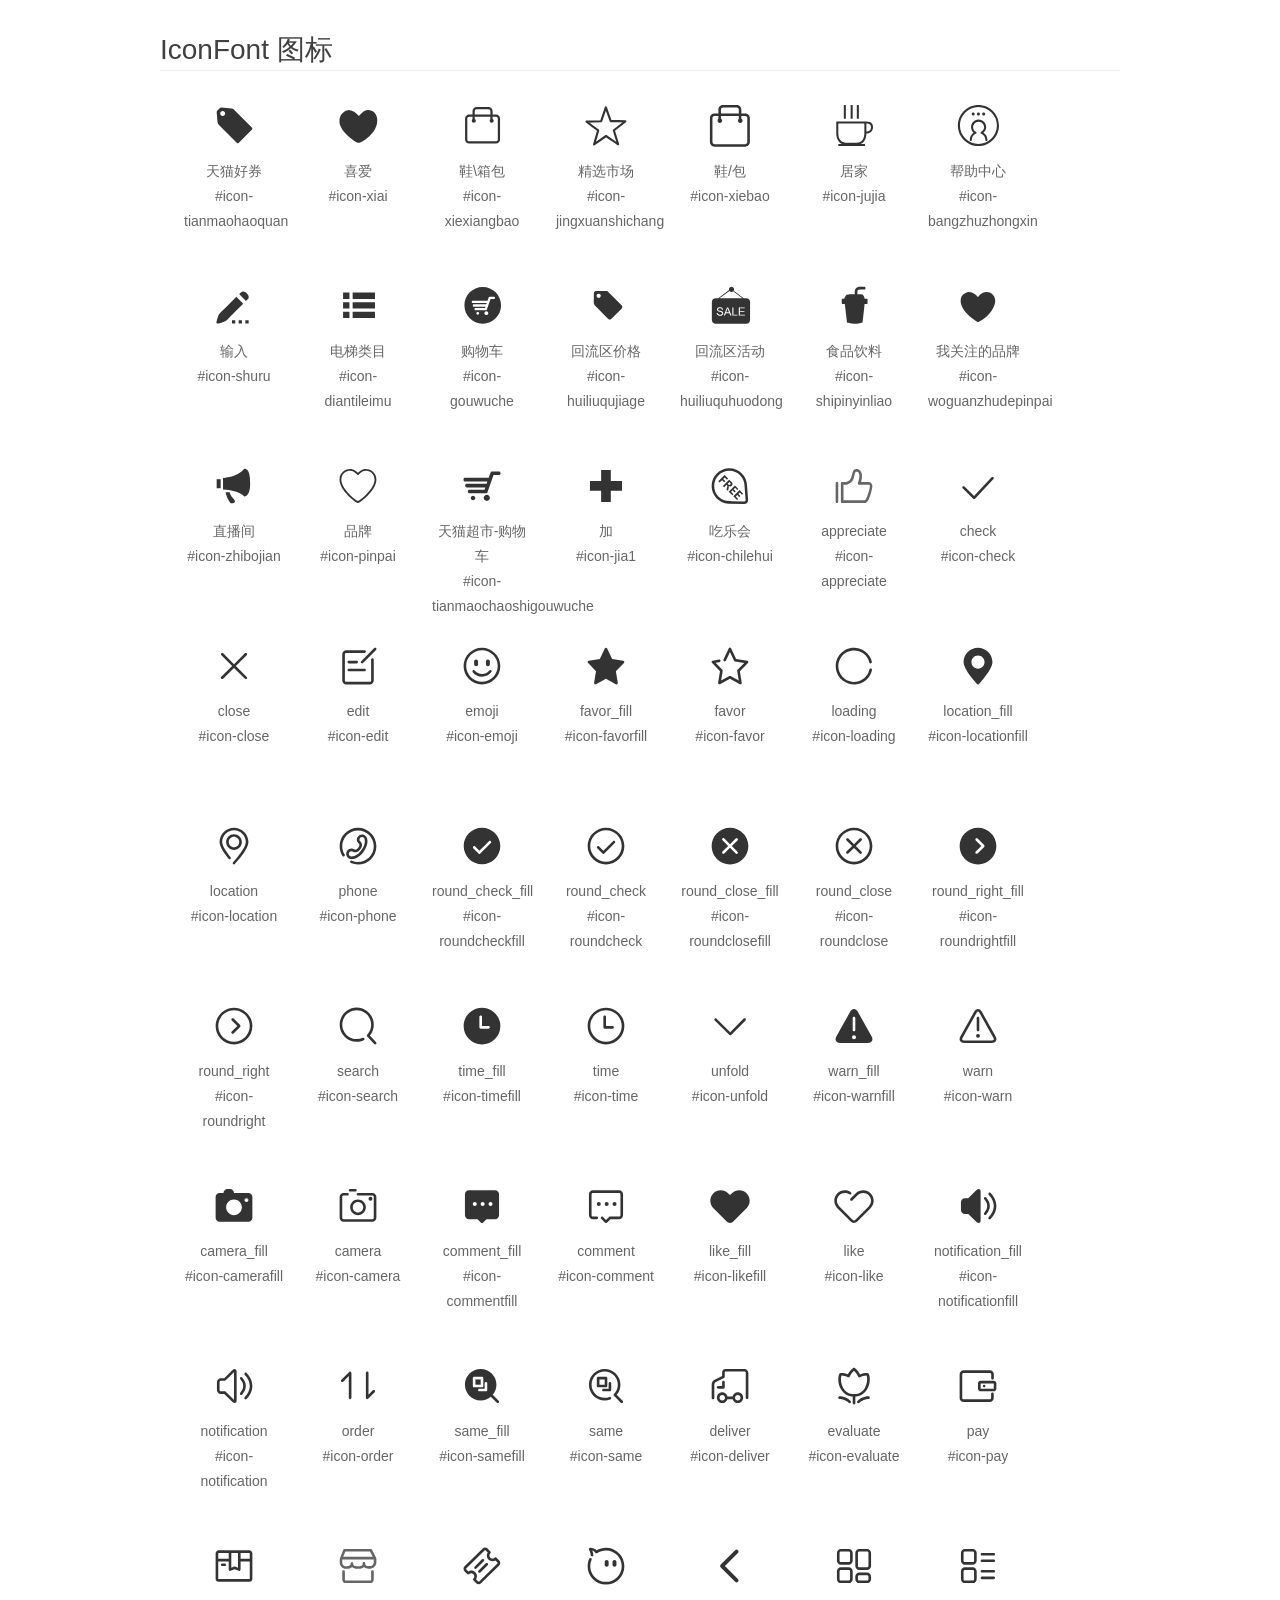
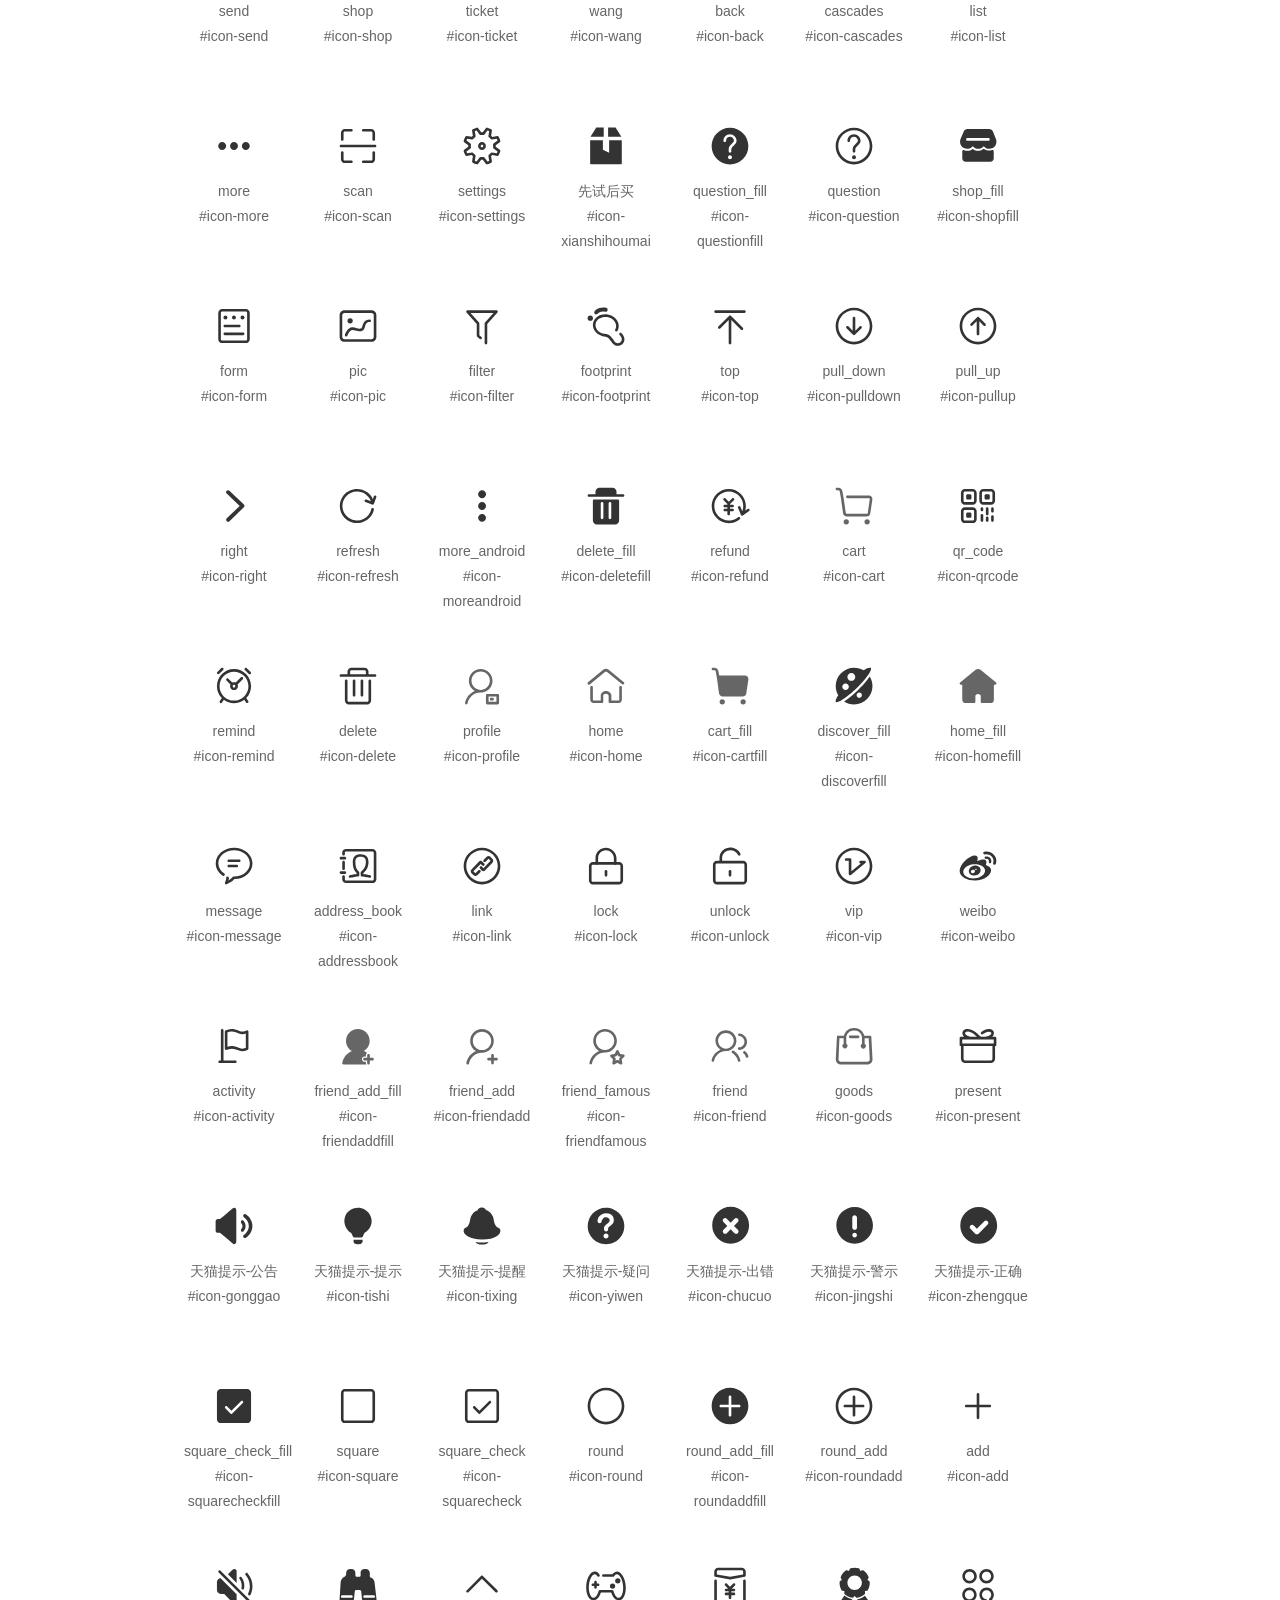
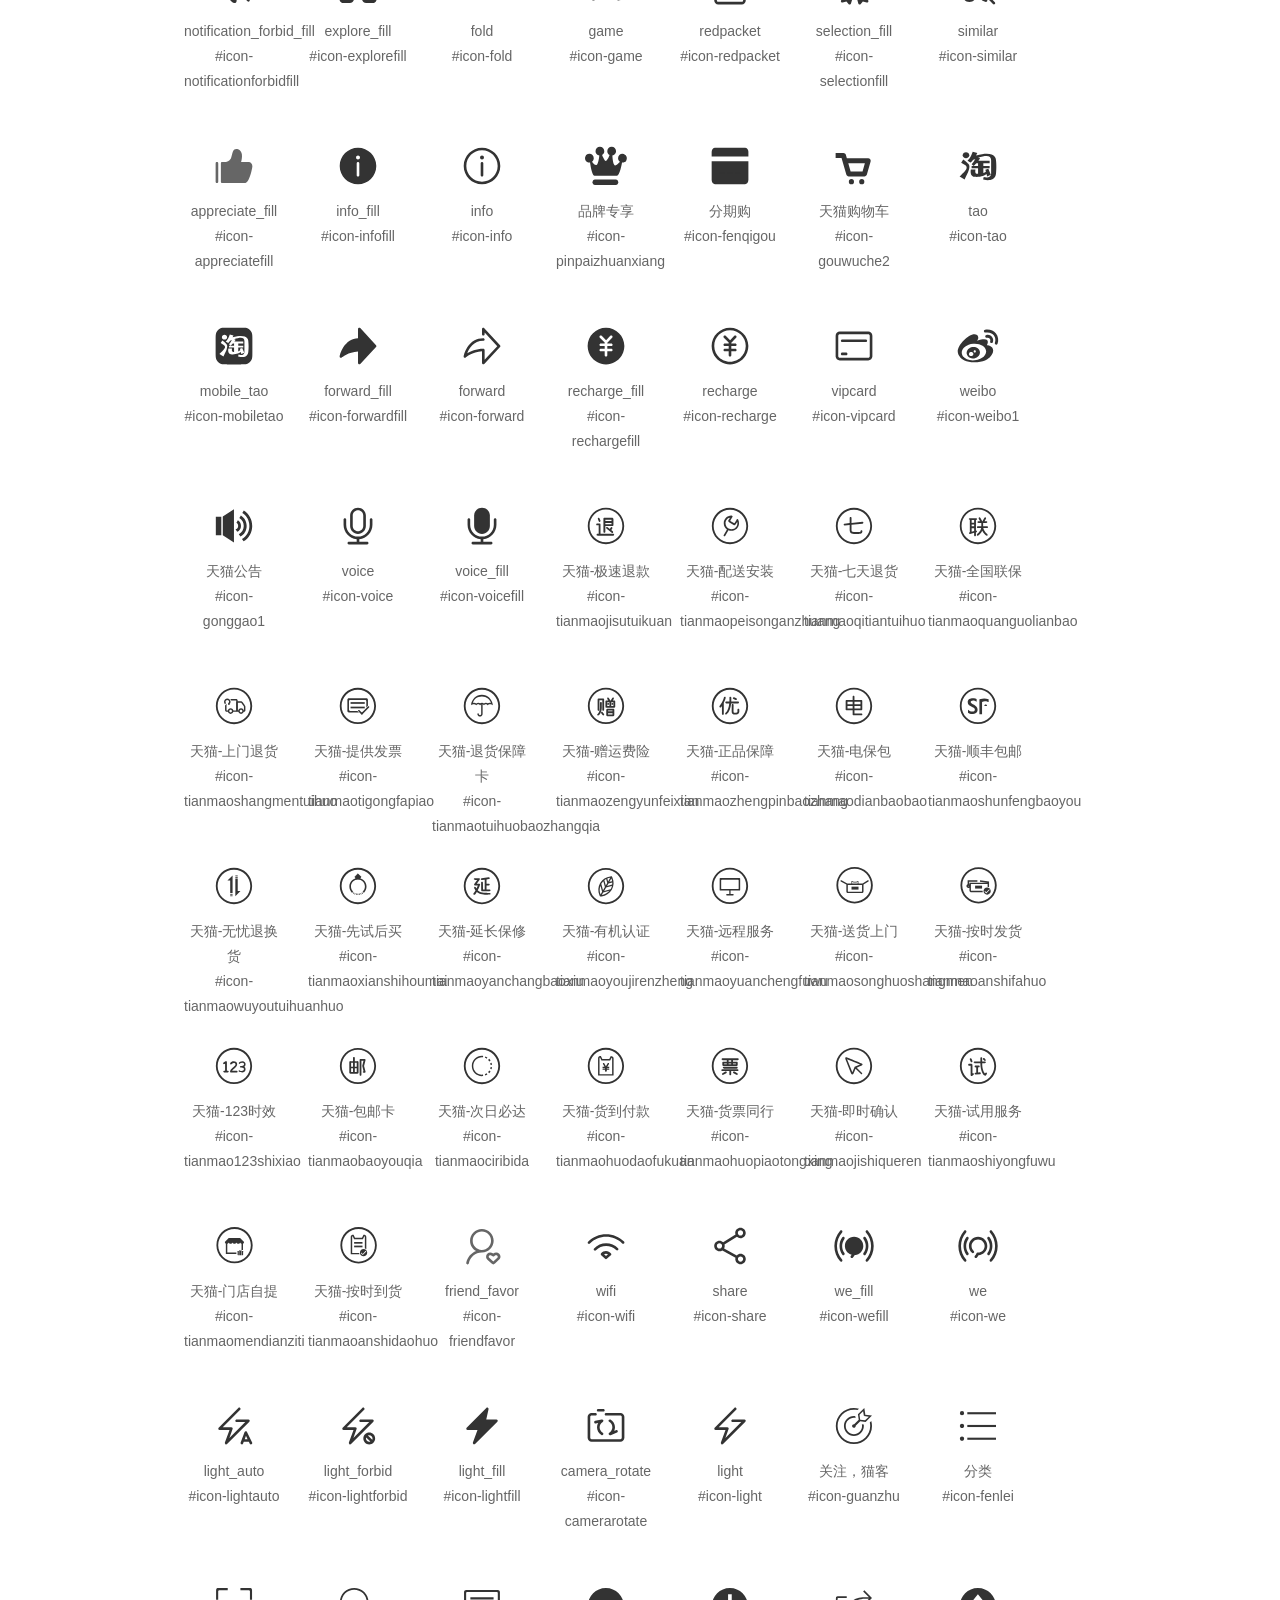
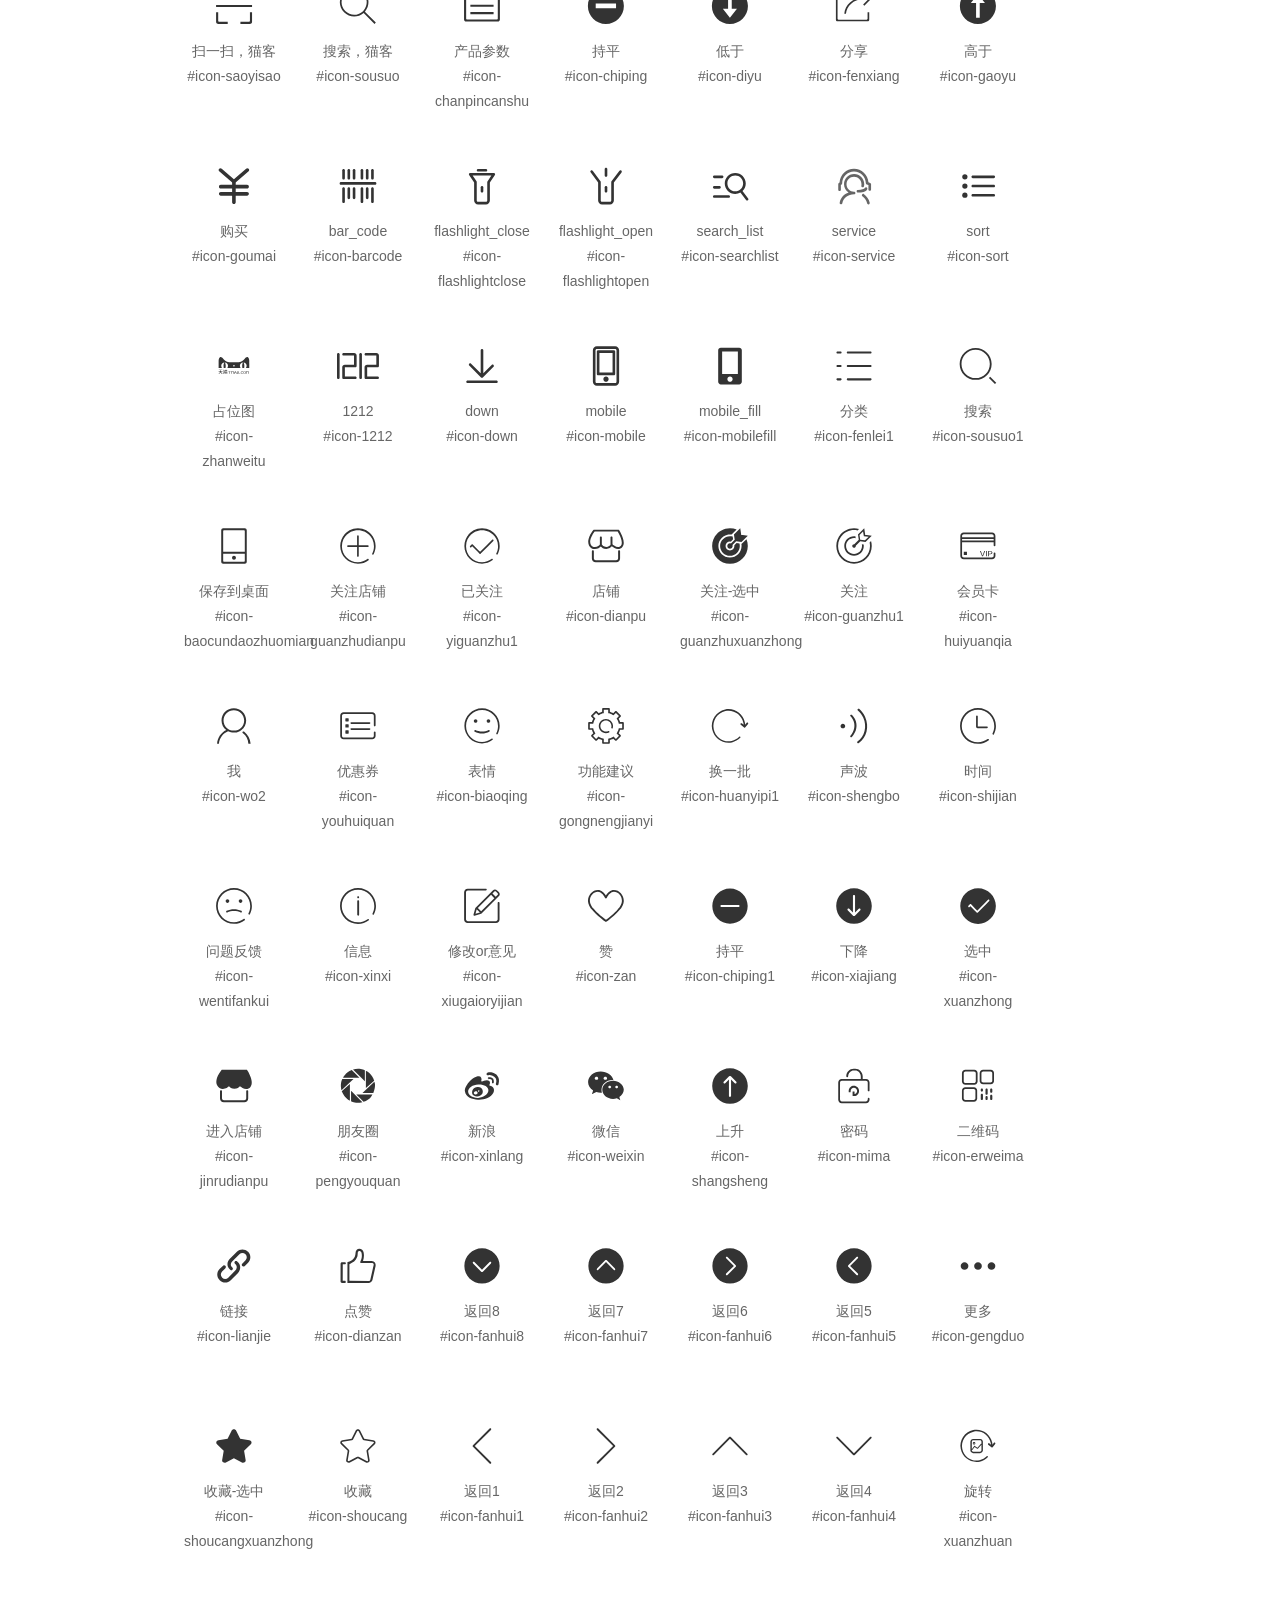
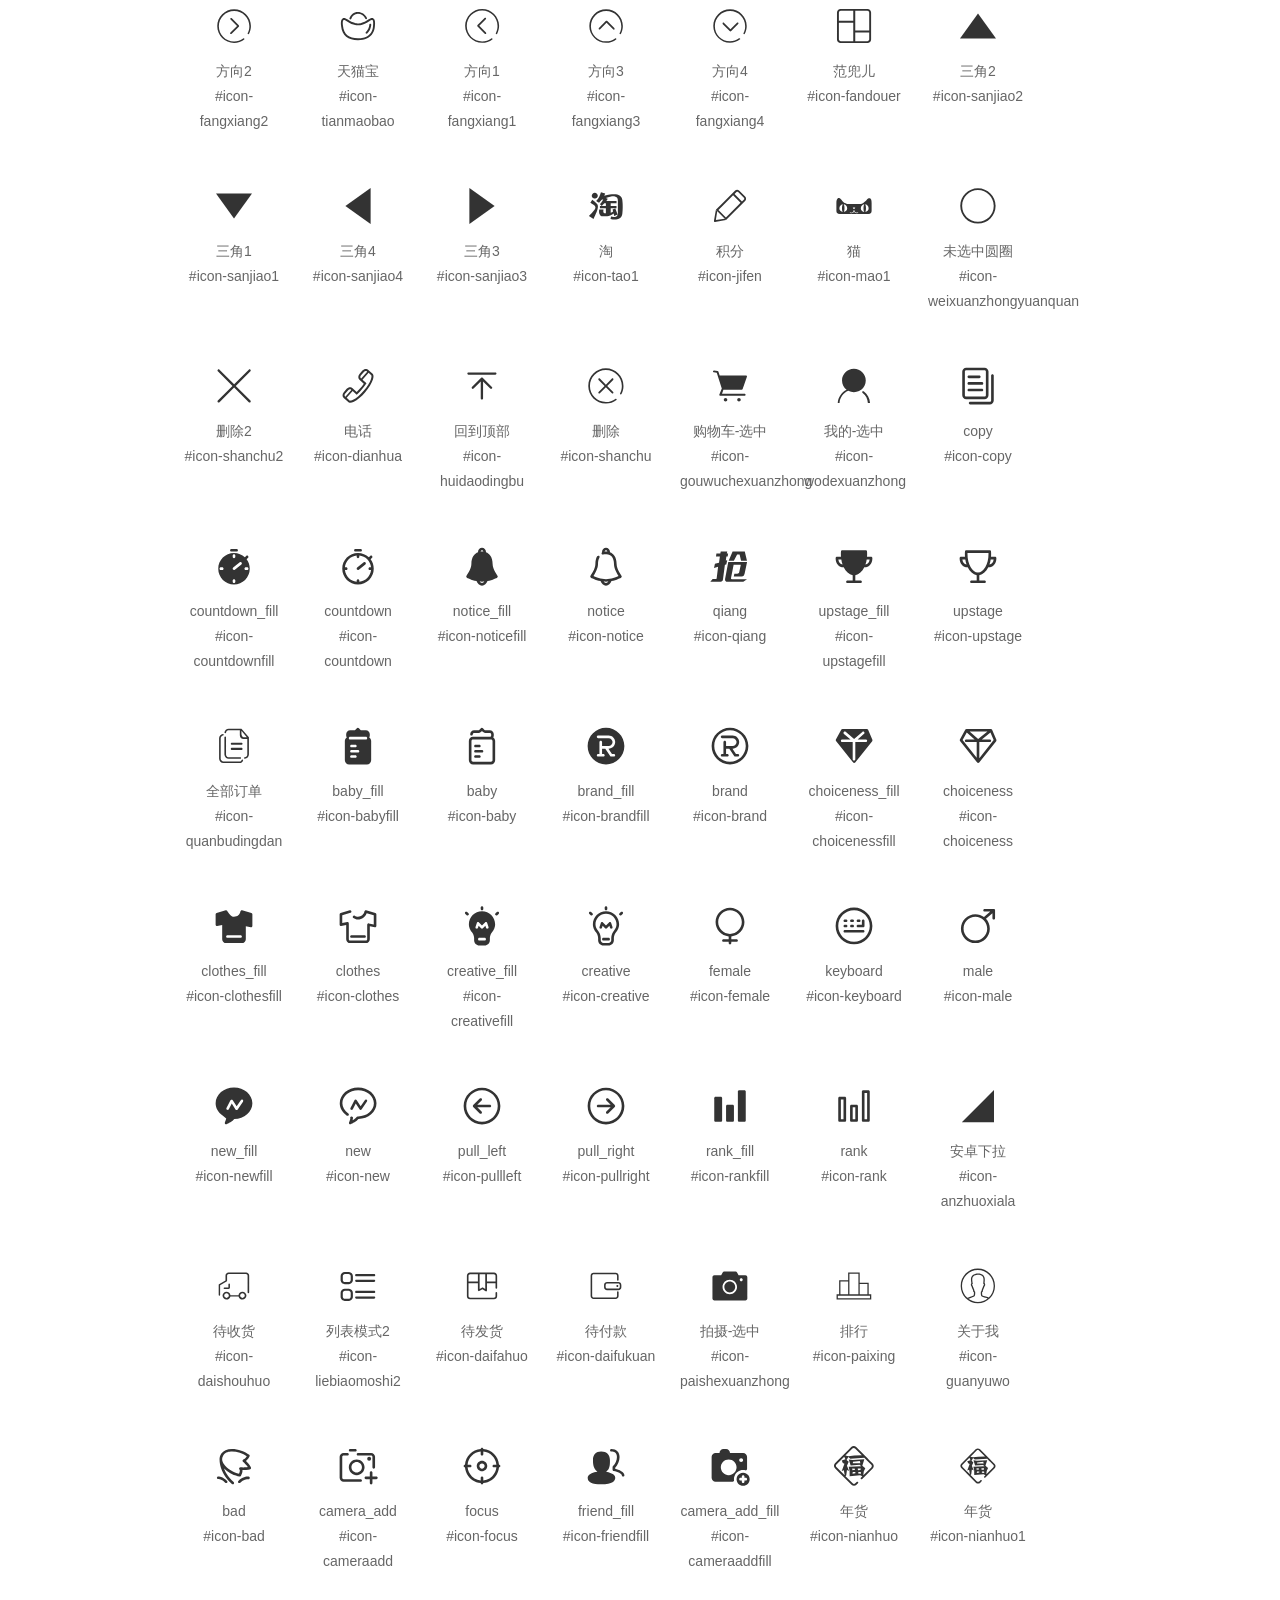
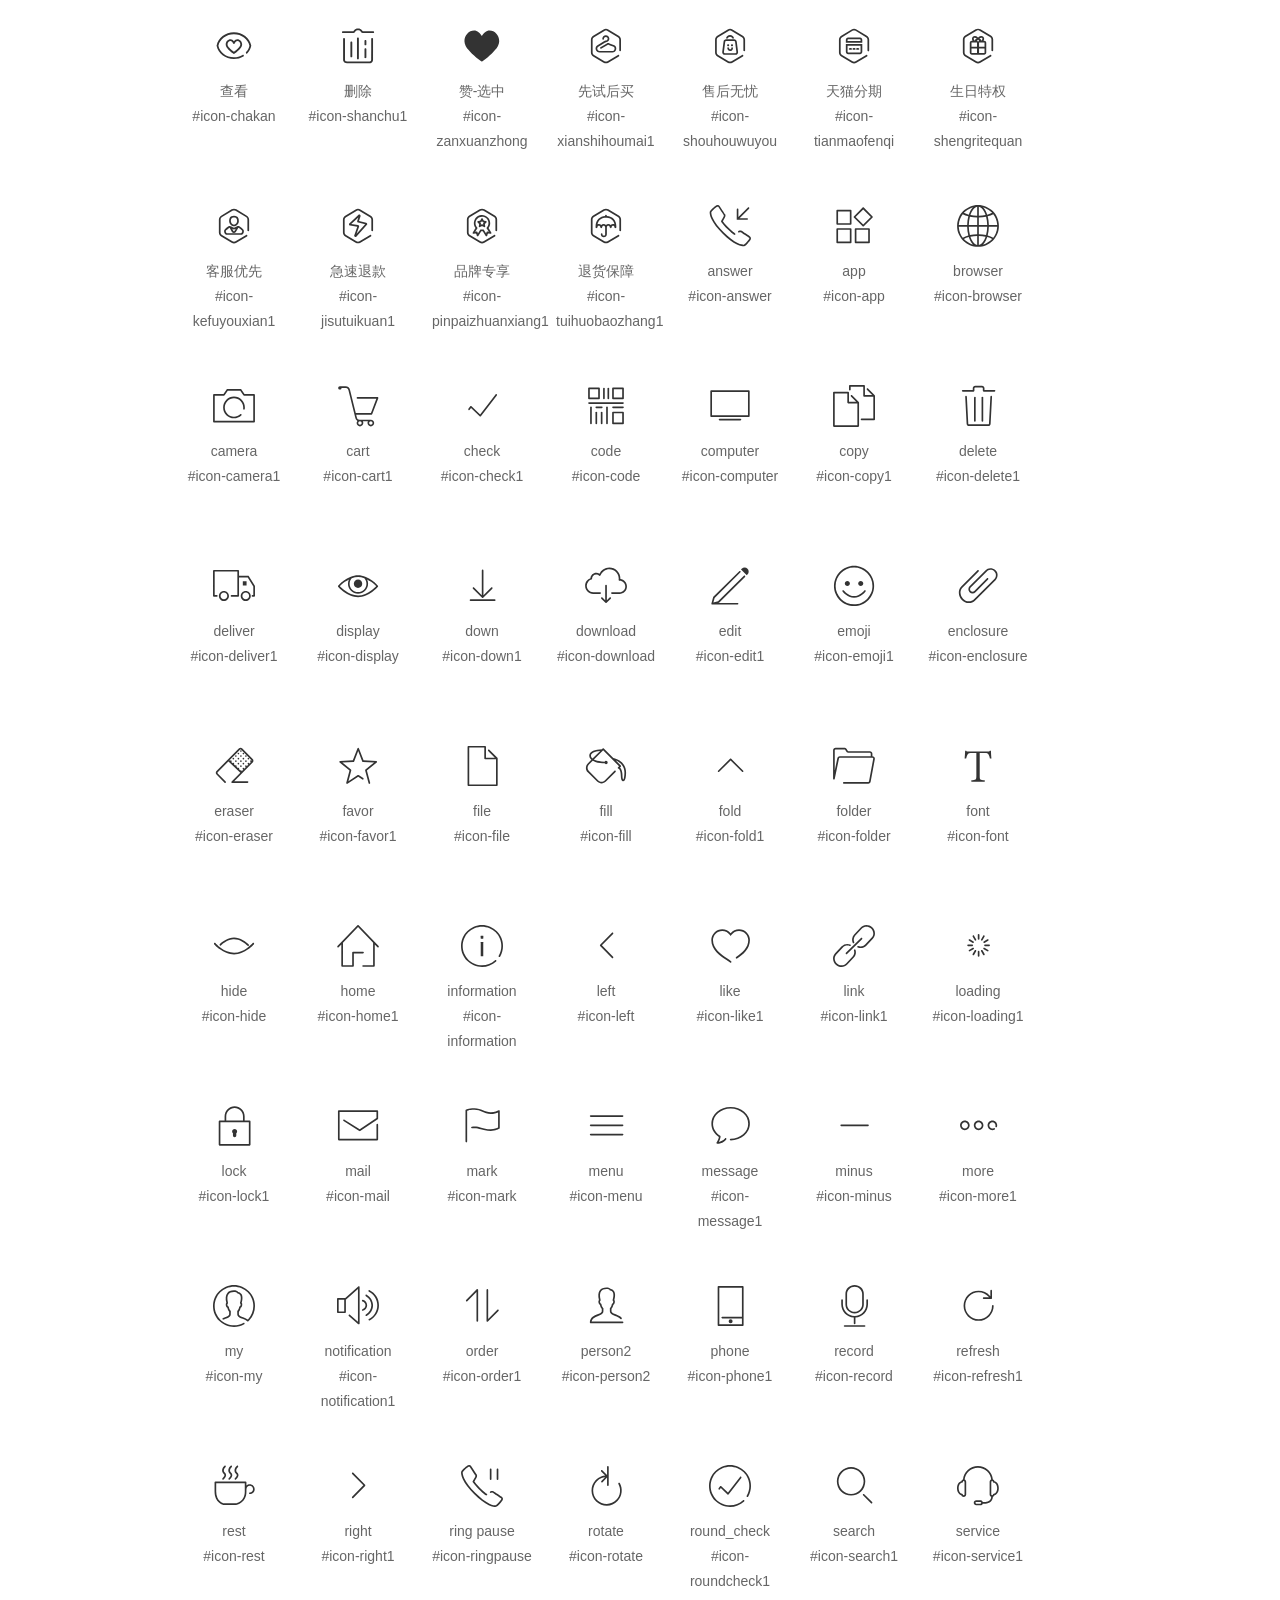
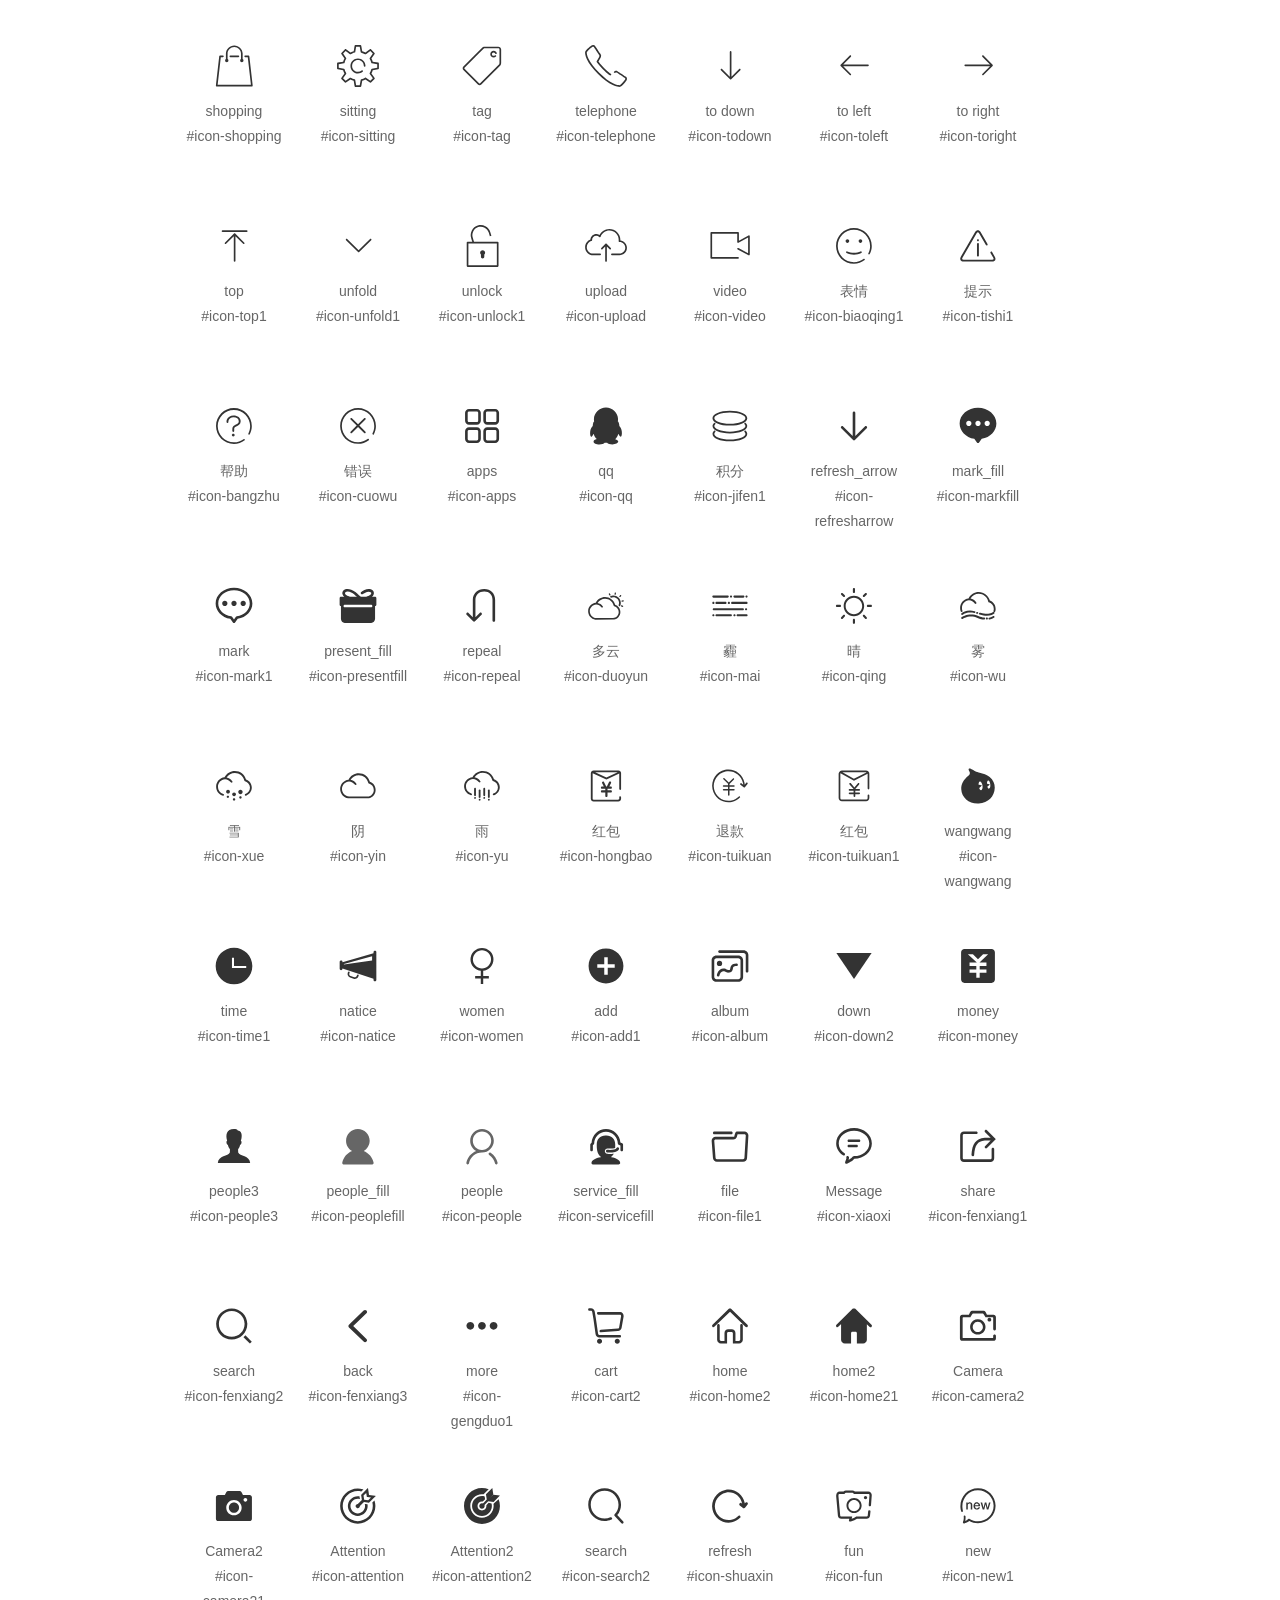
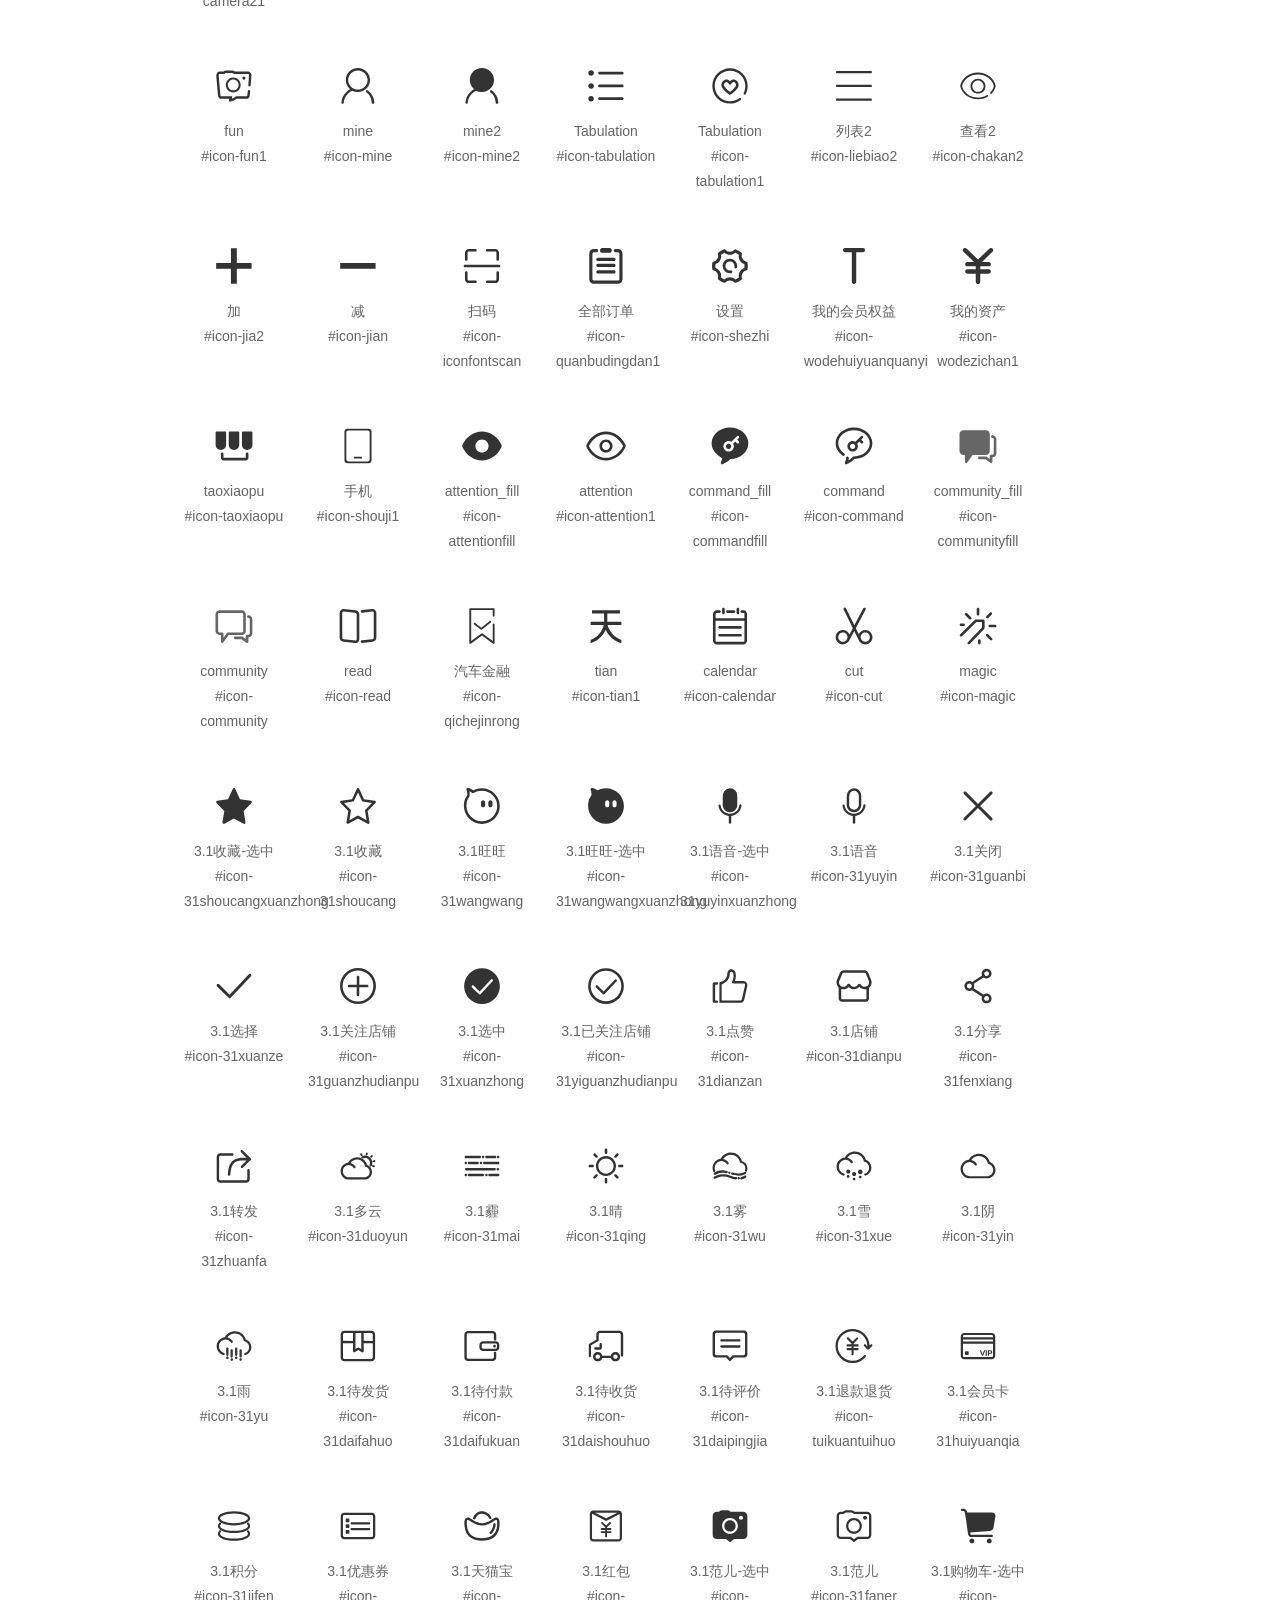
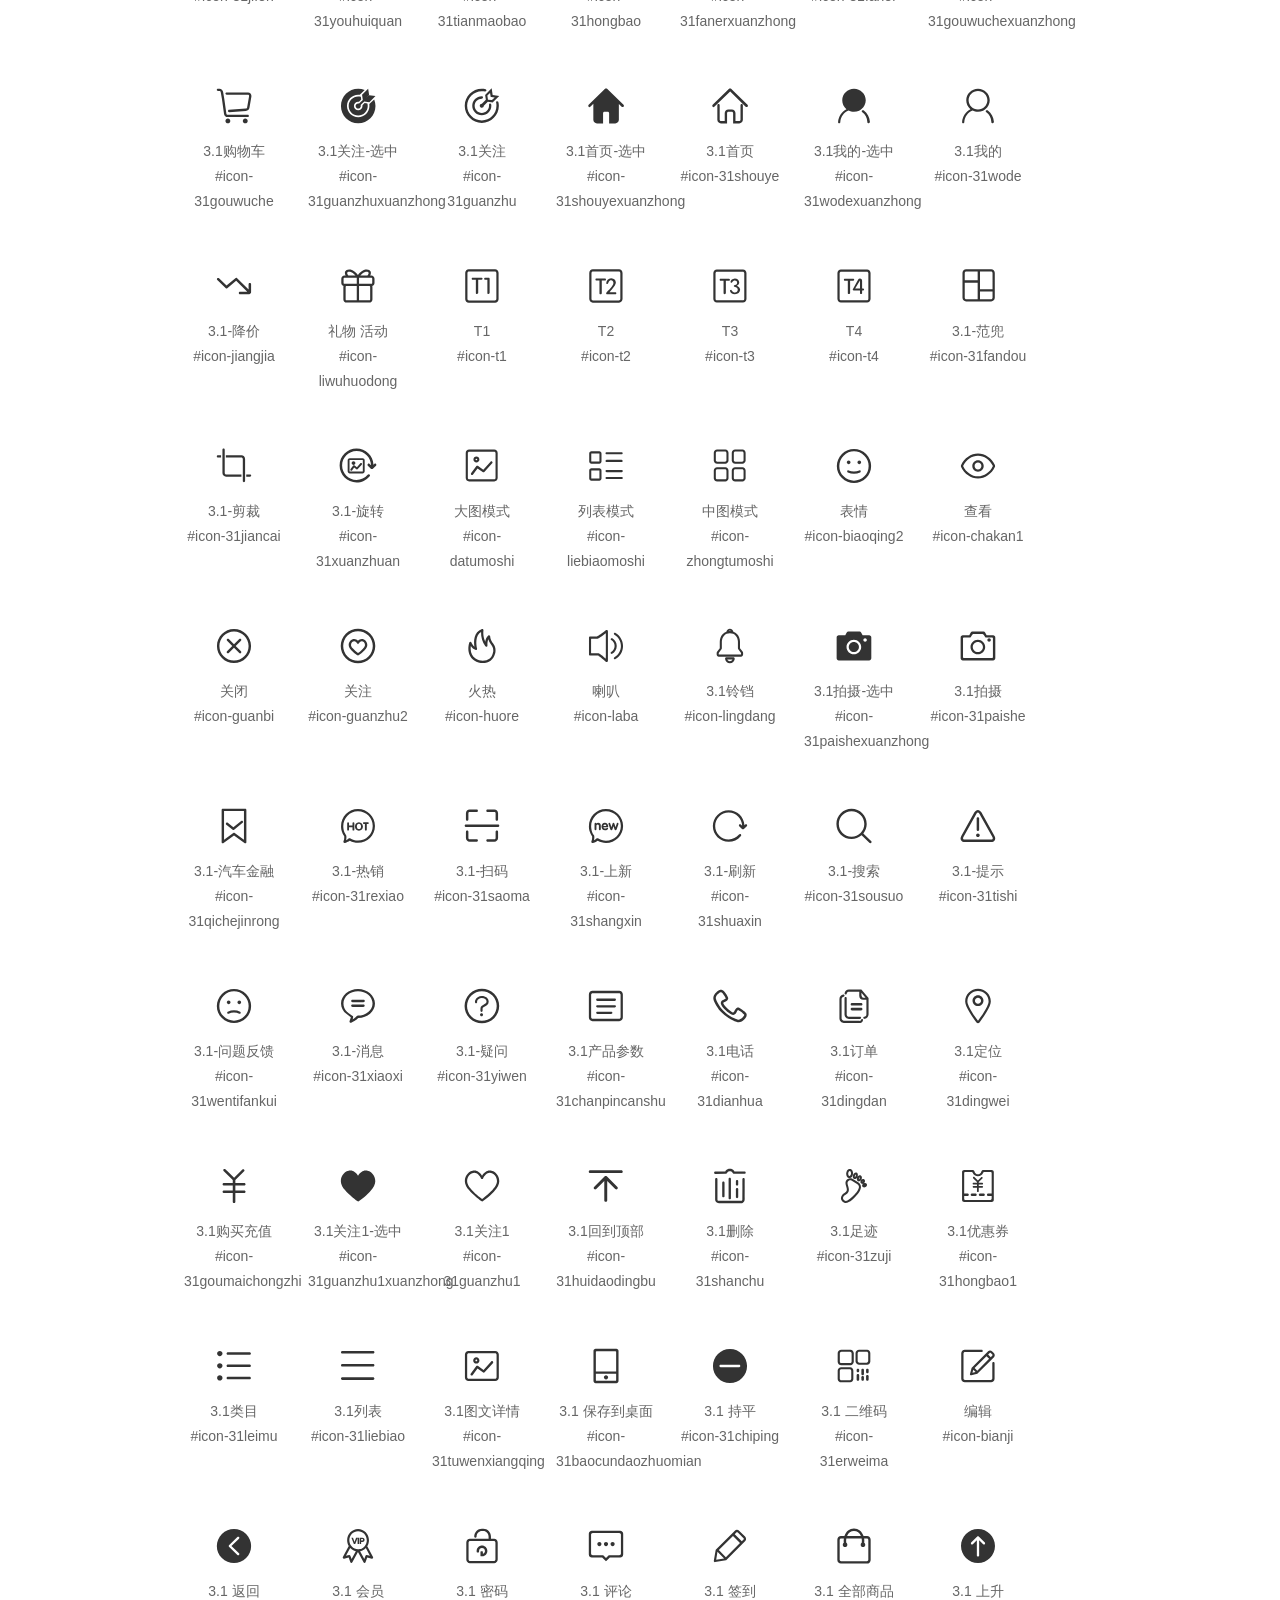
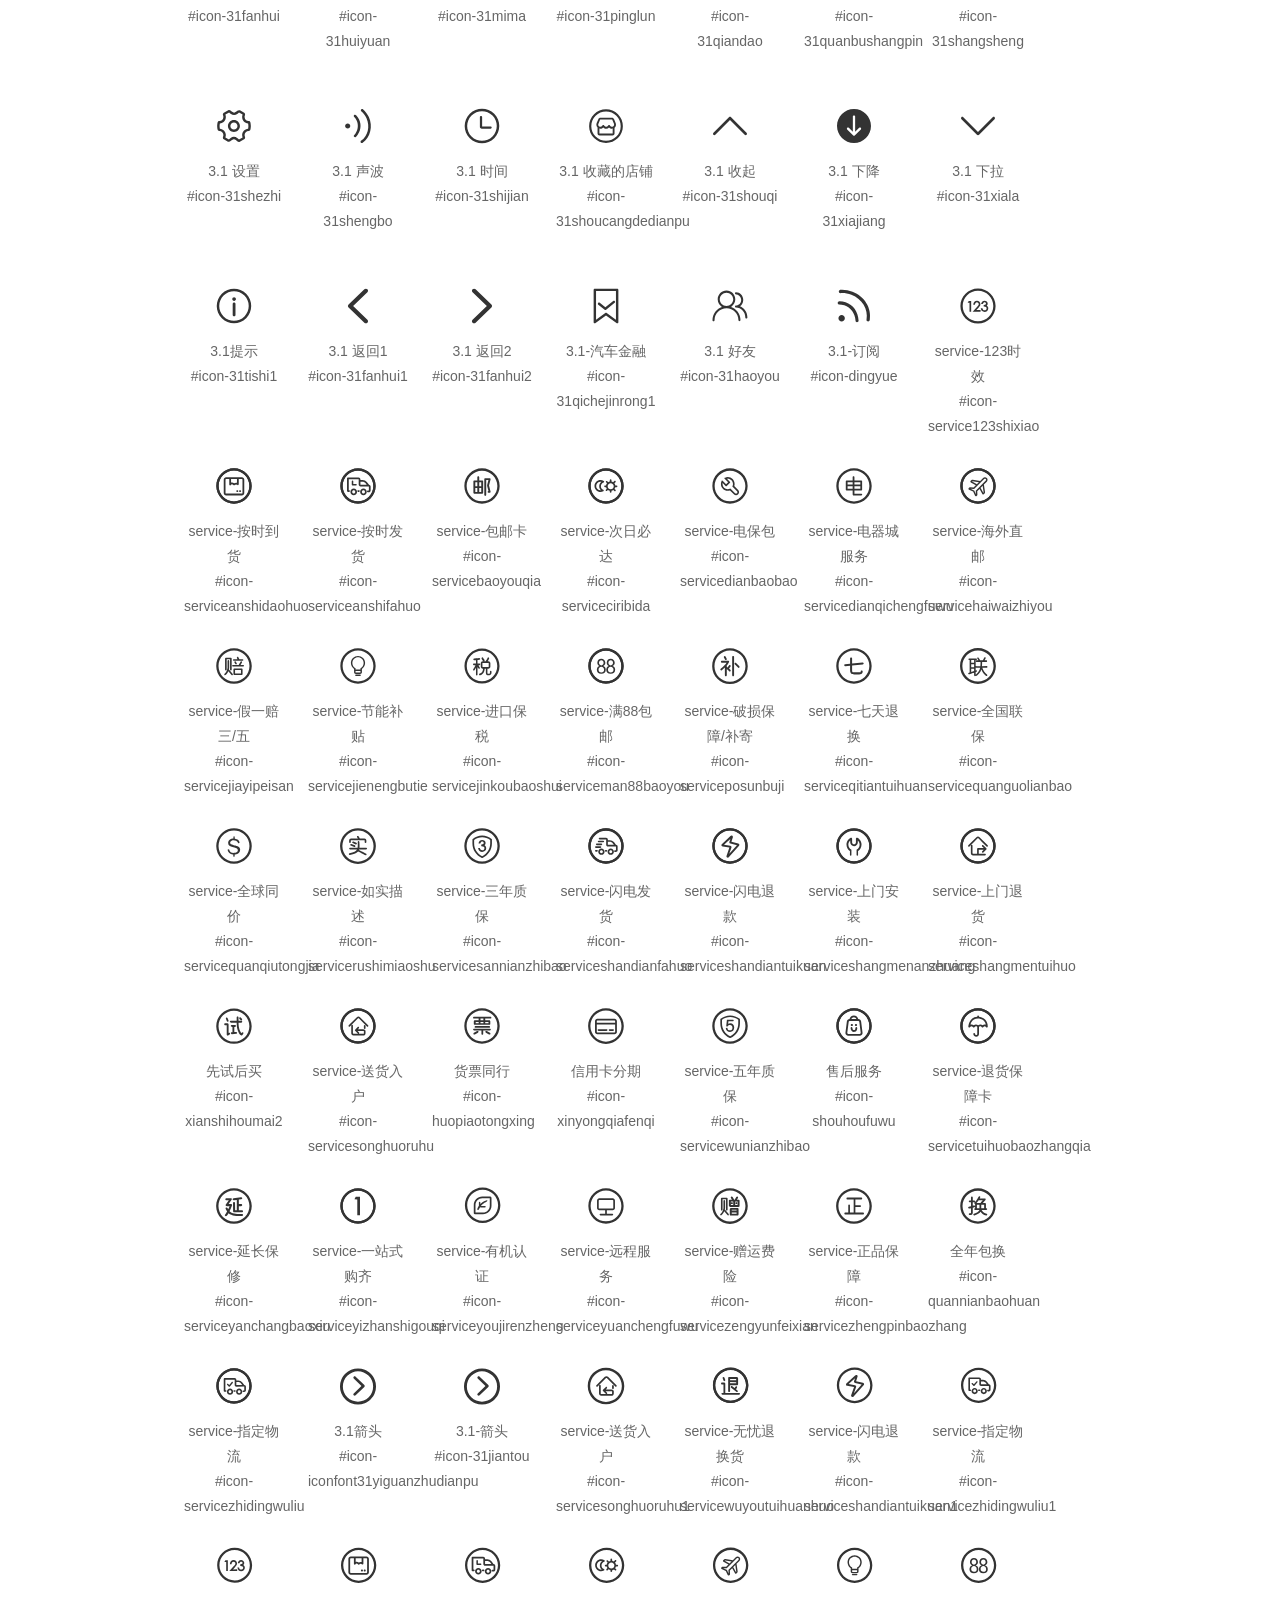
<file: an/src/assets/iconfont/demo_symbol.html>
<!DOCTYPE html>
<html>
<head>
    <meta charset="utf-8"/>
    <title>IconFont</title>
    <link rel="stylesheet" href="demo.css">
    <script src="iconfont.js"></script>

    <style type="text/css">
        .icon {
          /* 通过设置 font-size 来改变图标大小 */
          width: 1em; height: 1em;
          /* 图标和文字相邻时，垂直对齐 */
          vertical-align: -0.15em;
          /* 通过设置 color 来改变 SVG 的颜色/fill */
          fill: currentColor;
          /* path 和 stroke 溢出 viewBox 部分在 IE 下会显示
             normalize.css 中也包含这行 */
          overflow: hidden;
        }

    </style>
</head>
<body>
    <div class="main markdown">
        <h1>IconFont 图标</h1>
        <ul class="icon_lists clear">
            
                <li>
                    <svg class="icon" aria-hidden="true">
                        <use xlink:href="#icon-tianmaohaoquan"></use>
                    </svg>
                    <div class="name">天猫好券</div>
                    <div class="fontclass">#icon-tianmaohaoquan</div>
                </li>
            
                <li>
                    <svg class="icon" aria-hidden="true">
                        <use xlink:href="#icon-xiai"></use>
                    </svg>
                    <div class="name">喜爱</div>
                    <div class="fontclass">#icon-xiai</div>
                </li>
            
                <li>
                    <svg class="icon" aria-hidden="true">
                        <use xlink:href="#icon-xiexiangbao"></use>
                    </svg>
                    <div class="name">鞋\箱包</div>
                    <div class="fontclass">#icon-xiexiangbao</div>
                </li>
            
                <li>
                    <svg class="icon" aria-hidden="true">
                        <use xlink:href="#icon-jingxuanshichang"></use>
                    </svg>
                    <div class="name">精选市场</div>
                    <div class="fontclass">#icon-jingxuanshichang</div>
                </li>
            
                <li>
                    <svg class="icon" aria-hidden="true">
                        <use xlink:href="#icon-xiebao"></use>
                    </svg>
                    <div class="name">鞋/包</div>
                    <div class="fontclass">#icon-xiebao</div>
                </li>
            
                <li>
                    <svg class="icon" aria-hidden="true">
                        <use xlink:href="#icon-jujia"></use>
                    </svg>
                    <div class="name">居家</div>
                    <div class="fontclass">#icon-jujia</div>
                </li>
            
                <li>
                    <svg class="icon" aria-hidden="true">
                        <use xlink:href="#icon-bangzhuzhongxin"></use>
                    </svg>
                    <div class="name">帮助中心</div>
                    <div class="fontclass">#icon-bangzhuzhongxin</div>
                </li>
            
                <li>
                    <svg class="icon" aria-hidden="true">
                        <use xlink:href="#icon-shuru"></use>
                    </svg>
                    <div class="name">输入</div>
                    <div class="fontclass">#icon-shuru</div>
                </li>
            
                <li>
                    <svg class="icon" aria-hidden="true">
                        <use xlink:href="#icon-diantileimu"></use>
                    </svg>
                    <div class="name">电梯类目</div>
                    <div class="fontclass">#icon-diantileimu</div>
                </li>
            
                <li>
                    <svg class="icon" aria-hidden="true">
                        <use xlink:href="#icon-gouwuche"></use>
                    </svg>
                    <div class="name">购物车</div>
                    <div class="fontclass">#icon-gouwuche</div>
                </li>
            
                <li>
                    <svg class="icon" aria-hidden="true">
                        <use xlink:href="#icon-huiliuqujiage"></use>
                    </svg>
                    <div class="name">回流区价格</div>
                    <div class="fontclass">#icon-huiliuqujiage</div>
                </li>
            
                <li>
                    <svg class="icon" aria-hidden="true">
                        <use xlink:href="#icon-huiliuquhuodong"></use>
                    </svg>
                    <div class="name">回流区活动</div>
                    <div class="fontclass">#icon-huiliuquhuodong</div>
                </li>
            
                <li>
                    <svg class="icon" aria-hidden="true">
                        <use xlink:href="#icon-shipinyinliao"></use>
                    </svg>
                    <div class="name">食品饮料</div>
                    <div class="fontclass">#icon-shipinyinliao</div>
                </li>
            
                <li>
                    <svg class="icon" aria-hidden="true">
                        <use xlink:href="#icon-woguanzhudepinpai"></use>
                    </svg>
                    <div class="name">我关注的品牌</div>
                    <div class="fontclass">#icon-woguanzhudepinpai</div>
                </li>
            
                <li>
                    <svg class="icon" aria-hidden="true">
                        <use xlink:href="#icon-zhibojian"></use>
                    </svg>
                    <div class="name">直播间</div>
                    <div class="fontclass">#icon-zhibojian</div>
                </li>
            
                <li>
                    <svg class="icon" aria-hidden="true">
                        <use xlink:href="#icon-pinpai"></use>
                    </svg>
                    <div class="name">品牌</div>
                    <div class="fontclass">#icon-pinpai</div>
                </li>
            
                <li>
                    <svg class="icon" aria-hidden="true">
                        <use xlink:href="#icon-tianmaochaoshigouwuche"></use>
                    </svg>
                    <div class="name">天猫超市-购物车</div>
                    <div class="fontclass">#icon-tianmaochaoshigouwuche</div>
                </li>
            
                <li>
                    <svg class="icon" aria-hidden="true">
                        <use xlink:href="#icon-jia1"></use>
                    </svg>
                    <div class="name">加</div>
                    <div class="fontclass">#icon-jia1</div>
                </li>
            
                <li>
                    <svg class="icon" aria-hidden="true">
                        <use xlink:href="#icon-chilehui"></use>
                    </svg>
                    <div class="name">吃乐会</div>
                    <div class="fontclass">#icon-chilehui</div>
                </li>
            
                <li>
                    <svg class="icon" aria-hidden="true">
                        <use xlink:href="#icon-appreciate"></use>
                    </svg>
                    <div class="name">appreciate</div>
                    <div class="fontclass">#icon-appreciate</div>
                </li>
            
                <li>
                    <svg class="icon" aria-hidden="true">
                        <use xlink:href="#icon-check"></use>
                    </svg>
                    <div class="name">check</div>
                    <div class="fontclass">#icon-check</div>
                </li>
            
                <li>
                    <svg class="icon" aria-hidden="true">
                        <use xlink:href="#icon-close"></use>
                    </svg>
                    <div class="name">close</div>
                    <div class="fontclass">#icon-close</div>
                </li>
            
                <li>
                    <svg class="icon" aria-hidden="true">
                        <use xlink:href="#icon-edit"></use>
                    </svg>
                    <div class="name">edit</div>
                    <div class="fontclass">#icon-edit</div>
                </li>
            
                <li>
                    <svg class="icon" aria-hidden="true">
                        <use xlink:href="#icon-emoji"></use>
                    </svg>
                    <div class="name">emoji</div>
                    <div class="fontclass">#icon-emoji</div>
                </li>
            
                <li>
                    <svg class="icon" aria-hidden="true">
                        <use xlink:href="#icon-favorfill"></use>
                    </svg>
                    <div class="name">favor_fill</div>
                    <div class="fontclass">#icon-favorfill</div>
                </li>
            
                <li>
                    <svg class="icon" aria-hidden="true">
                        <use xlink:href="#icon-favor"></use>
                    </svg>
                    <div class="name">favor</div>
                    <div class="fontclass">#icon-favor</div>
                </li>
            
                <li>
                    <svg class="icon" aria-hidden="true">
                        <use xlink:href="#icon-loading"></use>
                    </svg>
                    <div class="name">loading</div>
                    <div class="fontclass">#icon-loading</div>
                </li>
            
                <li>
                    <svg class="icon" aria-hidden="true">
                        <use xlink:href="#icon-locationfill"></use>
                    </svg>
                    <div class="name">location_fill</div>
                    <div class="fontclass">#icon-locationfill</div>
                </li>
            
                <li>
                    <svg class="icon" aria-hidden="true">
                        <use xlink:href="#icon-location"></use>
                    </svg>
                    <div class="name">location</div>
                    <div class="fontclass">#icon-location</div>
                </li>
            
                <li>
                    <svg class="icon" aria-hidden="true">
                        <use xlink:href="#icon-phone"></use>
                    </svg>
                    <div class="name">phone</div>
                    <div class="fontclass">#icon-phone</div>
                </li>
            
                <li>
                    <svg class="icon" aria-hidden="true">
                        <use xlink:href="#icon-roundcheckfill"></use>
                    </svg>
                    <div class="name">round_check_fill</div>
                    <div class="fontclass">#icon-roundcheckfill</div>
                </li>
            
                <li>
                    <svg class="icon" aria-hidden="true">
                        <use xlink:href="#icon-roundcheck"></use>
                    </svg>
                    <div class="name">round_check</div>
                    <div class="fontclass">#icon-roundcheck</div>
                </li>
            
                <li>
                    <svg class="icon" aria-hidden="true">
                        <use xlink:href="#icon-roundclosefill"></use>
                    </svg>
                    <div class="name">round_close_fill</div>
                    <div class="fontclass">#icon-roundclosefill</div>
                </li>
            
                <li>
                    <svg class="icon" aria-hidden="true">
                        <use xlink:href="#icon-roundclose"></use>
                    </svg>
                    <div class="name">round_close</div>
                    <div class="fontclass">#icon-roundclose</div>
                </li>
            
                <li>
                    <svg class="icon" aria-hidden="true">
                        <use xlink:href="#icon-roundrightfill"></use>
                    </svg>
                    <div class="name">round_right_fill</div>
                    <div class="fontclass">#icon-roundrightfill</div>
                </li>
            
                <li>
                    <svg class="icon" aria-hidden="true">
                        <use xlink:href="#icon-roundright"></use>
                    </svg>
                    <div class="name">round_right</div>
                    <div class="fontclass">#icon-roundright</div>
                </li>
            
                <li>
                    <svg class="icon" aria-hidden="true">
                        <use xlink:href="#icon-search"></use>
                    </svg>
                    <div class="name">search</div>
                    <div class="fontclass">#icon-search</div>
                </li>
            
                <li>
                    <svg class="icon" aria-hidden="true">
                        <use xlink:href="#icon-timefill"></use>
                    </svg>
                    <div class="name">time_fill</div>
                    <div class="fontclass">#icon-timefill</div>
                </li>
            
                <li>
                    <svg class="icon" aria-hidden="true">
                        <use xlink:href="#icon-time"></use>
                    </svg>
                    <div class="name">time</div>
                    <div class="fontclass">#icon-time</div>
                </li>
            
                <li>
                    <svg class="icon" aria-hidden="true">
                        <use xlink:href="#icon-unfold"></use>
                    </svg>
                    <div class="name">unfold</div>
                    <div class="fontclass">#icon-unfold</div>
                </li>
            
                <li>
                    <svg class="icon" aria-hidden="true">
                        <use xlink:href="#icon-warnfill"></use>
                    </svg>
                    <div class="name">warn_fill</div>
                    <div class="fontclass">#icon-warnfill</div>
                </li>
            
                <li>
                    <svg class="icon" aria-hidden="true">
                        <use xlink:href="#icon-warn"></use>
                    </svg>
                    <div class="name">warn</div>
                    <div class="fontclass">#icon-warn</div>
                </li>
            
                <li>
                    <svg class="icon" aria-hidden="true">
                        <use xlink:href="#icon-camerafill"></use>
                    </svg>
                    <div class="name">camera_fill</div>
                    <div class="fontclass">#icon-camerafill</div>
                </li>
            
                <li>
                    <svg class="icon" aria-hidden="true">
                        <use xlink:href="#icon-camera"></use>
                    </svg>
                    <div class="name">camera</div>
                    <div class="fontclass">#icon-camera</div>
                </li>
            
                <li>
                    <svg class="icon" aria-hidden="true">
                        <use xlink:href="#icon-commentfill"></use>
                    </svg>
                    <div class="name">comment_fill</div>
                    <div class="fontclass">#icon-commentfill</div>
                </li>
            
                <li>
                    <svg class="icon" aria-hidden="true">
                        <use xlink:href="#icon-comment"></use>
                    </svg>
                    <div class="name">comment</div>
                    <div class="fontclass">#icon-comment</div>
                </li>
            
                <li>
                    <svg class="icon" aria-hidden="true">
                        <use xlink:href="#icon-likefill"></use>
                    </svg>
                    <div class="name">like_fill</div>
                    <div class="fontclass">#icon-likefill</div>
                </li>
            
                <li>
                    <svg class="icon" aria-hidden="true">
                        <use xlink:href="#icon-like"></use>
                    </svg>
                    <div class="name">like</div>
                    <div class="fontclass">#icon-like</div>
                </li>
            
                <li>
                    <svg class="icon" aria-hidden="true">
                        <use xlink:href="#icon-notificationfill"></use>
                    </svg>
                    <div class="name">notification_fill</div>
                    <div class="fontclass">#icon-notificationfill</div>
                </li>
            
                <li>
                    <svg class="icon" aria-hidden="true">
                        <use xlink:href="#icon-notification"></use>
                    </svg>
                    <div class="name">notification</div>
                    <div class="fontclass">#icon-notification</div>
                </li>
            
                <li>
                    <svg class="icon" aria-hidden="true">
                        <use xlink:href="#icon-order"></use>
                    </svg>
                    <div class="name">order</div>
                    <div class="fontclass">#icon-order</div>
                </li>
            
                <li>
                    <svg class="icon" aria-hidden="true">
                        <use xlink:href="#icon-samefill"></use>
                    </svg>
                    <div class="name">same_fill</div>
                    <div class="fontclass">#icon-samefill</div>
                </li>
            
                <li>
                    <svg class="icon" aria-hidden="true">
                        <use xlink:href="#icon-same"></use>
                    </svg>
                    <div class="name">same</div>
                    <div class="fontclass">#icon-same</div>
                </li>
            
                <li>
                    <svg class="icon" aria-hidden="true">
                        <use xlink:href="#icon-deliver"></use>
                    </svg>
                    <div class="name">deliver</div>
                    <div class="fontclass">#icon-deliver</div>
                </li>
            
                <li>
                    <svg class="icon" aria-hidden="true">
                        <use xlink:href="#icon-evaluate"></use>
                    </svg>
                    <div class="name">evaluate</div>
                    <div class="fontclass">#icon-evaluate</div>
                </li>
            
                <li>
                    <svg class="icon" aria-hidden="true">
                        <use xlink:href="#icon-pay"></use>
                    </svg>
                    <div class="name">pay</div>
                    <div class="fontclass">#icon-pay</div>
                </li>
            
                <li>
                    <svg class="icon" aria-hidden="true">
                        <use xlink:href="#icon-send"></use>
                    </svg>
                    <div class="name">send</div>
                    <div class="fontclass">#icon-send</div>
                </li>
            
                <li>
                    <svg class="icon" aria-hidden="true">
                        <use xlink:href="#icon-shop"></use>
                    </svg>
                    <div class="name">shop</div>
                    <div class="fontclass">#icon-shop</div>
                </li>
            
                <li>
                    <svg class="icon" aria-hidden="true">
                        <use xlink:href="#icon-ticket"></use>
                    </svg>
                    <div class="name">ticket</div>
                    <div class="fontclass">#icon-ticket</div>
                </li>
            
                <li>
                    <svg class="icon" aria-hidden="true">
                        <use xlink:href="#icon-wang"></use>
                    </svg>
                    <div class="name">wang</div>
                    <div class="fontclass">#icon-wang</div>
                </li>
            
                <li>
                    <svg class="icon" aria-hidden="true">
                        <use xlink:href="#icon-back"></use>
                    </svg>
                    <div class="name">back</div>
                    <div class="fontclass">#icon-back</div>
                </li>
            
                <li>
                    <svg class="icon" aria-hidden="true">
                        <use xlink:href="#icon-cascades"></use>
                    </svg>
                    <div class="name">cascades</div>
                    <div class="fontclass">#icon-cascades</div>
                </li>
            
                <li>
                    <svg class="icon" aria-hidden="true">
                        <use xlink:href="#icon-list"></use>
                    </svg>
                    <div class="name">list</div>
                    <div class="fontclass">#icon-list</div>
                </li>
            
                <li>
                    <svg class="icon" aria-hidden="true">
                        <use xlink:href="#icon-more"></use>
                    </svg>
                    <div class="name">more</div>
                    <div class="fontclass">#icon-more</div>
                </li>
            
                <li>
                    <svg class="icon" aria-hidden="true">
                        <use xlink:href="#icon-scan"></use>
                    </svg>
                    <div class="name">scan</div>
                    <div class="fontclass">#icon-scan</div>
                </li>
            
                <li>
                    <svg class="icon" aria-hidden="true">
                        <use xlink:href="#icon-settings"></use>
                    </svg>
                    <div class="name">settings</div>
                    <div class="fontclass">#icon-settings</div>
                </li>
            
                <li>
                    <svg class="icon" aria-hidden="true">
                        <use xlink:href="#icon-xianshihoumai"></use>
                    </svg>
                    <div class="name">先试后买</div>
                    <div class="fontclass">#icon-xianshihoumai</div>
                </li>
            
                <li>
                    <svg class="icon" aria-hidden="true">
                        <use xlink:href="#icon-questionfill"></use>
                    </svg>
                    <div class="name">question_fill</div>
                    <div class="fontclass">#icon-questionfill</div>
                </li>
            
                <li>
                    <svg class="icon" aria-hidden="true">
                        <use xlink:href="#icon-question"></use>
                    </svg>
                    <div class="name">question</div>
                    <div class="fontclass">#icon-question</div>
                </li>
            
                <li>
                    <svg class="icon" aria-hidden="true">
                        <use xlink:href="#icon-shopfill"></use>
                    </svg>
                    <div class="name">shop_fill</div>
                    <div class="fontclass">#icon-shopfill</div>
                </li>
            
                <li>
                    <svg class="icon" aria-hidden="true">
                        <use xlink:href="#icon-form"></use>
                    </svg>
                    <div class="name">form</div>
                    <div class="fontclass">#icon-form</div>
                </li>
            
                <li>
                    <svg class="icon" aria-hidden="true">
                        <use xlink:href="#icon-pic"></use>
                    </svg>
                    <div class="name">pic</div>
                    <div class="fontclass">#icon-pic</div>
                </li>
            
                <li>
                    <svg class="icon" aria-hidden="true">
                        <use xlink:href="#icon-filter"></use>
                    </svg>
                    <div class="name">filter</div>
                    <div class="fontclass">#icon-filter</div>
                </li>
            
                <li>
                    <svg class="icon" aria-hidden="true">
                        <use xlink:href="#icon-footprint"></use>
                    </svg>
                    <div class="name">footprint</div>
                    <div class="fontclass">#icon-footprint</div>
                </li>
            
                <li>
                    <svg class="icon" aria-hidden="true">
                        <use xlink:href="#icon-top"></use>
                    </svg>
                    <div class="name">top</div>
                    <div class="fontclass">#icon-top</div>
                </li>
            
                <li>
                    <svg class="icon" aria-hidden="true">
                        <use xlink:href="#icon-pulldown"></use>
                    </svg>
                    <div class="name">pull_down</div>
                    <div class="fontclass">#icon-pulldown</div>
                </li>
            
                <li>
                    <svg class="icon" aria-hidden="true">
                        <use xlink:href="#icon-pullup"></use>
                    </svg>
                    <div class="name">pull_up</div>
                    <div class="fontclass">#icon-pullup</div>
                </li>
            
                <li>
                    <svg class="icon" aria-hidden="true">
                        <use xlink:href="#icon-right"></use>
                    </svg>
                    <div class="name">right</div>
                    <div class="fontclass">#icon-right</div>
                </li>
            
                <li>
                    <svg class="icon" aria-hidden="true">
                        <use xlink:href="#icon-refresh"></use>
                    </svg>
                    <div class="name">refresh</div>
                    <div class="fontclass">#icon-refresh</div>
                </li>
            
                <li>
                    <svg class="icon" aria-hidden="true">
                        <use xlink:href="#icon-moreandroid"></use>
                    </svg>
                    <div class="name">more_android</div>
                    <div class="fontclass">#icon-moreandroid</div>
                </li>
            
                <li>
                    <svg class="icon" aria-hidden="true">
                        <use xlink:href="#icon-deletefill"></use>
                    </svg>
                    <div class="name">delete_fill</div>
                    <div class="fontclass">#icon-deletefill</div>
                </li>
            
                <li>
                    <svg class="icon" aria-hidden="true">
                        <use xlink:href="#icon-refund"></use>
                    </svg>
                    <div class="name">refund</div>
                    <div class="fontclass">#icon-refund</div>
                </li>
            
                <li>
                    <svg class="icon" aria-hidden="true">
                        <use xlink:href="#icon-cart"></use>
                    </svg>
                    <div class="name">cart</div>
                    <div class="fontclass">#icon-cart</div>
                </li>
            
                <li>
                    <svg class="icon" aria-hidden="true">
                        <use xlink:href="#icon-qrcode"></use>
                    </svg>
                    <div class="name">qr_code</div>
                    <div class="fontclass">#icon-qrcode</div>
                </li>
            
                <li>
                    <svg class="icon" aria-hidden="true">
                        <use xlink:href="#icon-remind"></use>
                    </svg>
                    <div class="name">remind</div>
                    <div class="fontclass">#icon-remind</div>
                </li>
            
                <li>
                    <svg class="icon" aria-hidden="true">
                        <use xlink:href="#icon-delete"></use>
                    </svg>
                    <div class="name">delete</div>
                    <div class="fontclass">#icon-delete</div>
                </li>
            
                <li>
                    <svg class="icon" aria-hidden="true">
                        <use xlink:href="#icon-profile"></use>
                    </svg>
                    <div class="name">profile</div>
                    <div class="fontclass">#icon-profile</div>
                </li>
            
                <li>
                    <svg class="icon" aria-hidden="true">
                        <use xlink:href="#icon-home"></use>
                    </svg>
                    <div class="name">home</div>
                    <div class="fontclass">#icon-home</div>
                </li>
            
                <li>
                    <svg class="icon" aria-hidden="true">
                        <use xlink:href="#icon-cartfill"></use>
                    </svg>
                    <div class="name">cart_fill</div>
                    <div class="fontclass">#icon-cartfill</div>
                </li>
            
                <li>
                    <svg class="icon" aria-hidden="true">
                        <use xlink:href="#icon-discoverfill"></use>
                    </svg>
                    <div class="name">discover_fill</div>
                    <div class="fontclass">#icon-discoverfill</div>
                </li>
            
                <li>
                    <svg class="icon" aria-hidden="true">
                        <use xlink:href="#icon-homefill"></use>
                    </svg>
                    <div class="name">home_fill</div>
                    <div class="fontclass">#icon-homefill</div>
                </li>
            
                <li>
                    <svg class="icon" aria-hidden="true">
                        <use xlink:href="#icon-message"></use>
                    </svg>
                    <div class="name">message</div>
                    <div class="fontclass">#icon-message</div>
                </li>
            
                <li>
                    <svg class="icon" aria-hidden="true">
                        <use xlink:href="#icon-addressbook"></use>
                    </svg>
                    <div class="name">address_book</div>
                    <div class="fontclass">#icon-addressbook</div>
                </li>
            
                <li>
                    <svg class="icon" aria-hidden="true">
                        <use xlink:href="#icon-link"></use>
                    </svg>
                    <div class="name">link</div>
                    <div class="fontclass">#icon-link</div>
                </li>
            
                <li>
                    <svg class="icon" aria-hidden="true">
                        <use xlink:href="#icon-lock"></use>
                    </svg>
                    <div class="name">lock</div>
                    <div class="fontclass">#icon-lock</div>
                </li>
            
                <li>
                    <svg class="icon" aria-hidden="true">
                        <use xlink:href="#icon-unlock"></use>
                    </svg>
                    <div class="name">unlock</div>
                    <div class="fontclass">#icon-unlock</div>
                </li>
            
                <li>
                    <svg class="icon" aria-hidden="true">
                        <use xlink:href="#icon-vip"></use>
                    </svg>
                    <div class="name">vip</div>
                    <div class="fontclass">#icon-vip</div>
                </li>
            
                <li>
                    <svg class="icon" aria-hidden="true">
                        <use xlink:href="#icon-weibo"></use>
                    </svg>
                    <div class="name">weibo</div>
                    <div class="fontclass">#icon-weibo</div>
                </li>
            
                <li>
                    <svg class="icon" aria-hidden="true">
                        <use xlink:href="#icon-activity"></use>
                    </svg>
                    <div class="name">activity</div>
                    <div class="fontclass">#icon-activity</div>
                </li>
            
                <li>
                    <svg class="icon" aria-hidden="true">
                        <use xlink:href="#icon-friendaddfill"></use>
                    </svg>
                    <div class="name">friend_add_fill</div>
                    <div class="fontclass">#icon-friendaddfill</div>
                </li>
            
                <li>
                    <svg class="icon" aria-hidden="true">
                        <use xlink:href="#icon-friendadd"></use>
                    </svg>
                    <div class="name">friend_add</div>
                    <div class="fontclass">#icon-friendadd</div>
                </li>
            
                <li>
                    <svg class="icon" aria-hidden="true">
                        <use xlink:href="#icon-friendfamous"></use>
                    </svg>
                    <div class="name">friend_famous</div>
                    <div class="fontclass">#icon-friendfamous</div>
                </li>
            
                <li>
                    <svg class="icon" aria-hidden="true">
                        <use xlink:href="#icon-friend"></use>
                    </svg>
                    <div class="name">friend</div>
                    <div class="fontclass">#icon-friend</div>
                </li>
            
                <li>
                    <svg class="icon" aria-hidden="true">
                        <use xlink:href="#icon-goods"></use>
                    </svg>
                    <div class="name">goods</div>
                    <div class="fontclass">#icon-goods</div>
                </li>
            
                <li>
                    <svg class="icon" aria-hidden="true">
                        <use xlink:href="#icon-present"></use>
                    </svg>
                    <div class="name">present</div>
                    <div class="fontclass">#icon-present</div>
                </li>
            
                <li>
                    <svg class="icon" aria-hidden="true">
                        <use xlink:href="#icon-gonggao"></use>
                    </svg>
                    <div class="name">天猫提示-公告</div>
                    <div class="fontclass">#icon-gonggao</div>
                </li>
            
                <li>
                    <svg class="icon" aria-hidden="true">
                        <use xlink:href="#icon-tishi"></use>
                    </svg>
                    <div class="name">天猫提示-提示</div>
                    <div class="fontclass">#icon-tishi</div>
                </li>
            
                <li>
                    <svg class="icon" aria-hidden="true">
                        <use xlink:href="#icon-tixing"></use>
                    </svg>
                    <div class="name">天猫提示-提醒</div>
                    <div class="fontclass">#icon-tixing</div>
                </li>
            
                <li>
                    <svg class="icon" aria-hidden="true">
                        <use xlink:href="#icon-yiwen"></use>
                    </svg>
                    <div class="name">天猫提示-疑问</div>
                    <div class="fontclass">#icon-yiwen</div>
                </li>
            
                <li>
                    <svg class="icon" aria-hidden="true">
                        <use xlink:href="#icon-chucuo"></use>
                    </svg>
                    <div class="name">天猫提示-出错</div>
                    <div class="fontclass">#icon-chucuo</div>
                </li>
            
                <li>
                    <svg class="icon" aria-hidden="true">
                        <use xlink:href="#icon-jingshi"></use>
                    </svg>
                    <div class="name">天猫提示-警示</div>
                    <div class="fontclass">#icon-jingshi</div>
                </li>
            
                <li>
                    <svg class="icon" aria-hidden="true">
                        <use xlink:href="#icon-zhengque"></use>
                    </svg>
                    <div class="name">天猫提示-正确</div>
                    <div class="fontclass">#icon-zhengque</div>
                </li>
            
                <li>
                    <svg class="icon" aria-hidden="true">
                        <use xlink:href="#icon-squarecheckfill"></use>
                    </svg>
                    <div class="name">square_check_fill</div>
                    <div class="fontclass">#icon-squarecheckfill</div>
                </li>
            
                <li>
                    <svg class="icon" aria-hidden="true">
                        <use xlink:href="#icon-square"></use>
                    </svg>
                    <div class="name">square</div>
                    <div class="fontclass">#icon-square</div>
                </li>
            
                <li>
                    <svg class="icon" aria-hidden="true">
                        <use xlink:href="#icon-squarecheck"></use>
                    </svg>
                    <div class="name">square_check</div>
                    <div class="fontclass">#icon-squarecheck</div>
                </li>
            
                <li>
                    <svg class="icon" aria-hidden="true">
                        <use xlink:href="#icon-round"></use>
                    </svg>
                    <div class="name">round</div>
                    <div class="fontclass">#icon-round</div>
                </li>
            
                <li>
                    <svg class="icon" aria-hidden="true">
                        <use xlink:href="#icon-roundaddfill"></use>
                    </svg>
                    <div class="name">round_add_fill</div>
                    <div class="fontclass">#icon-roundaddfill</div>
                </li>
            
                <li>
                    <svg class="icon" aria-hidden="true">
                        <use xlink:href="#icon-roundadd"></use>
                    </svg>
                    <div class="name">round_add</div>
                    <div class="fontclass">#icon-roundadd</div>
                </li>
            
                <li>
                    <svg class="icon" aria-hidden="true">
                        <use xlink:href="#icon-add"></use>
                    </svg>
                    <div class="name">add</div>
                    <div class="fontclass">#icon-add</div>
                </li>
            
                <li>
                    <svg class="icon" aria-hidden="true">
                        <use xlink:href="#icon-notificationforbidfill"></use>
                    </svg>
                    <div class="name">notification_forbid_fill</div>
                    <div class="fontclass">#icon-notificationforbidfill</div>
                </li>
            
                <li>
                    <svg class="icon" aria-hidden="true">
                        <use xlink:href="#icon-explorefill"></use>
                    </svg>
                    <div class="name">explore_fill</div>
                    <div class="fontclass">#icon-explorefill</div>
                </li>
            
                <li>
                    <svg class="icon" aria-hidden="true">
                        <use xlink:href="#icon-fold"></use>
                    </svg>
                    <div class="name">fold</div>
                    <div class="fontclass">#icon-fold</div>
                </li>
            
                <li>
                    <svg class="icon" aria-hidden="true">
                        <use xlink:href="#icon-game"></use>
                    </svg>
                    <div class="name">game</div>
                    <div class="fontclass">#icon-game</div>
                </li>
            
                <li>
                    <svg class="icon" aria-hidden="true">
                        <use xlink:href="#icon-redpacket"></use>
                    </svg>
                    <div class="name">redpacket</div>
                    <div class="fontclass">#icon-redpacket</div>
                </li>
            
                <li>
                    <svg class="icon" aria-hidden="true">
                        <use xlink:href="#icon-selectionfill"></use>
                    </svg>
                    <div class="name">selection_fill</div>
                    <div class="fontclass">#icon-selectionfill</div>
                </li>
            
                <li>
                    <svg class="icon" aria-hidden="true">
                        <use xlink:href="#icon-similar"></use>
                    </svg>
                    <div class="name">similar</div>
                    <div class="fontclass">#icon-similar</div>
                </li>
            
                <li>
                    <svg class="icon" aria-hidden="true">
                        <use xlink:href="#icon-appreciatefill"></use>
                    </svg>
                    <div class="name">appreciate_fill</div>
                    <div class="fontclass">#icon-appreciatefill</div>
                </li>
            
                <li>
                    <svg class="icon" aria-hidden="true">
                        <use xlink:href="#icon-infofill"></use>
                    </svg>
                    <div class="name">info_fill</div>
                    <div class="fontclass">#icon-infofill</div>
                </li>
            
                <li>
                    <svg class="icon" aria-hidden="true">
                        <use xlink:href="#icon-info"></use>
                    </svg>
                    <div class="name">info</div>
                    <div class="fontclass">#icon-info</div>
                </li>
            
                <li>
                    <svg class="icon" aria-hidden="true">
                        <use xlink:href="#icon-pinpaizhuanxiang"></use>
                    </svg>
                    <div class="name">品牌专享</div>
                    <div class="fontclass">#icon-pinpaizhuanxiang</div>
                </li>
            
                <li>
                    <svg class="icon" aria-hidden="true">
                        <use xlink:href="#icon-fenqigou"></use>
                    </svg>
                    <div class="name">分期购</div>
                    <div class="fontclass">#icon-fenqigou</div>
                </li>
            
                <li>
                    <svg class="icon" aria-hidden="true">
                        <use xlink:href="#icon-gouwuche2"></use>
                    </svg>
                    <div class="name">天猫购物车 </div>
                    <div class="fontclass">#icon-gouwuche2</div>
                </li>
            
                <li>
                    <svg class="icon" aria-hidden="true">
                        <use xlink:href="#icon-tao"></use>
                    </svg>
                    <div class="name">tao</div>
                    <div class="fontclass">#icon-tao</div>
                </li>
            
                <li>
                    <svg class="icon" aria-hidden="true">
                        <use xlink:href="#icon-mobiletao"></use>
                    </svg>
                    <div class="name">mobile_tao</div>
                    <div class="fontclass">#icon-mobiletao</div>
                </li>
            
                <li>
                    <svg class="icon" aria-hidden="true">
                        <use xlink:href="#icon-forwardfill"></use>
                    </svg>
                    <div class="name">forward_fill</div>
                    <div class="fontclass">#icon-forwardfill</div>
                </li>
            
                <li>
                    <svg class="icon" aria-hidden="true">
                        <use xlink:href="#icon-forward"></use>
                    </svg>
                    <div class="name">forward</div>
                    <div class="fontclass">#icon-forward</div>
                </li>
            
                <li>
                    <svg class="icon" aria-hidden="true">
                        <use xlink:href="#icon-rechargefill"></use>
                    </svg>
                    <div class="name">recharge_fill</div>
                    <div class="fontclass">#icon-rechargefill</div>
                </li>
            
                <li>
                    <svg class="icon" aria-hidden="true">
                        <use xlink:href="#icon-recharge"></use>
                    </svg>
                    <div class="name">recharge</div>
                    <div class="fontclass">#icon-recharge</div>
                </li>
            
                <li>
                    <svg class="icon" aria-hidden="true">
                        <use xlink:href="#icon-vipcard"></use>
                    </svg>
                    <div class="name">vipcard</div>
                    <div class="fontclass">#icon-vipcard</div>
                </li>
            
                <li>
                    <svg class="icon" aria-hidden="true">
                        <use xlink:href="#icon-weibo1"></use>
                    </svg>
                    <div class="name">weibo</div>
                    <div class="fontclass">#icon-weibo1</div>
                </li>
            
                <li>
                    <svg class="icon" aria-hidden="true">
                        <use xlink:href="#icon-gonggao1"></use>
                    </svg>
                    <div class="name">天猫公告</div>
                    <div class="fontclass">#icon-gonggao1</div>
                </li>
            
                <li>
                    <svg class="icon" aria-hidden="true">
                        <use xlink:href="#icon-voice"></use>
                    </svg>
                    <div class="name">voice</div>
                    <div class="fontclass">#icon-voice</div>
                </li>
            
                <li>
                    <svg class="icon" aria-hidden="true">
                        <use xlink:href="#icon-voicefill"></use>
                    </svg>
                    <div class="name">voice_fill</div>
                    <div class="fontclass">#icon-voicefill</div>
                </li>
            
                <li>
                    <svg class="icon" aria-hidden="true">
                        <use xlink:href="#icon-tianmaojisutuikuan"></use>
                    </svg>
                    <div class="name">天猫-极速退款</div>
                    <div class="fontclass">#icon-tianmaojisutuikuan</div>
                </li>
            
                <li>
                    <svg class="icon" aria-hidden="true">
                        <use xlink:href="#icon-tianmaopeisonganzhuang"></use>
                    </svg>
                    <div class="name">天猫-配送安装</div>
                    <div class="fontclass">#icon-tianmaopeisonganzhuang</div>
                </li>
            
                <li>
                    <svg class="icon" aria-hidden="true">
                        <use xlink:href="#icon-tianmaoqitiantuihuo"></use>
                    </svg>
                    <div class="name">天猫-七天退货</div>
                    <div class="fontclass">#icon-tianmaoqitiantuihuo</div>
                </li>
            
                <li>
                    <svg class="icon" aria-hidden="true">
                        <use xlink:href="#icon-tianmaoquanguolianbao"></use>
                    </svg>
                    <div class="name">天猫-全国联保</div>
                    <div class="fontclass">#icon-tianmaoquanguolianbao</div>
                </li>
            
                <li>
                    <svg class="icon" aria-hidden="true">
                        <use xlink:href="#icon-tianmaoshangmentuihuo"></use>
                    </svg>
                    <div class="name">天猫-上门退货</div>
                    <div class="fontclass">#icon-tianmaoshangmentuihuo</div>
                </li>
            
                <li>
                    <svg class="icon" aria-hidden="true">
                        <use xlink:href="#icon-tianmaotigongfapiao"></use>
                    </svg>
                    <div class="name">天猫-提供发票</div>
                    <div class="fontclass">#icon-tianmaotigongfapiao</div>
                </li>
            
                <li>
                    <svg class="icon" aria-hidden="true">
                        <use xlink:href="#icon-tianmaotuihuobaozhangqia"></use>
                    </svg>
                    <div class="name">天猫-退货保障卡</div>
                    <div class="fontclass">#icon-tianmaotuihuobaozhangqia</div>
                </li>
            
                <li>
                    <svg class="icon" aria-hidden="true">
                        <use xlink:href="#icon-tianmaozengyunfeixian"></use>
                    </svg>
                    <div class="name">天猫-赠运费险</div>
                    <div class="fontclass">#icon-tianmaozengyunfeixian</div>
                </li>
            
                <li>
                    <svg class="icon" aria-hidden="true">
                        <use xlink:href="#icon-tianmaozhengpinbaozhang"></use>
                    </svg>
                    <div class="name">天猫-正品保障</div>
                    <div class="fontclass">#icon-tianmaozhengpinbaozhang</div>
                </li>
            
                <li>
                    <svg class="icon" aria-hidden="true">
                        <use xlink:href="#icon-tianmaodianbaobao"></use>
                    </svg>
                    <div class="name">天猫-电保包</div>
                    <div class="fontclass">#icon-tianmaodianbaobao</div>
                </li>
            
                <li>
                    <svg class="icon" aria-hidden="true">
                        <use xlink:href="#icon-tianmaoshunfengbaoyou"></use>
                    </svg>
                    <div class="name">天猫-顺丰包邮</div>
                    <div class="fontclass">#icon-tianmaoshunfengbaoyou</div>
                </li>
            
                <li>
                    <svg class="icon" aria-hidden="true">
                        <use xlink:href="#icon-tianmaowuyoutuihuanhuo"></use>
                    </svg>
                    <div class="name">天猫-无忧退换货</div>
                    <div class="fontclass">#icon-tianmaowuyoutuihuanhuo</div>
                </li>
            
                <li>
                    <svg class="icon" aria-hidden="true">
                        <use xlink:href="#icon-tianmaoxianshihoumai"></use>
                    </svg>
                    <div class="name">天猫-先试后买</div>
                    <div class="fontclass">#icon-tianmaoxianshihoumai</div>
                </li>
            
                <li>
                    <svg class="icon" aria-hidden="true">
                        <use xlink:href="#icon-tianmaoyanchangbaoxiu"></use>
                    </svg>
                    <div class="name">天猫-延长保修</div>
                    <div class="fontclass">#icon-tianmaoyanchangbaoxiu</div>
                </li>
            
                <li>
                    <svg class="icon" aria-hidden="true">
                        <use xlink:href="#icon-tianmaoyoujirenzheng"></use>
                    </svg>
                    <div class="name">天猫-有机认证</div>
                    <div class="fontclass">#icon-tianmaoyoujirenzheng</div>
                </li>
            
                <li>
                    <svg class="icon" aria-hidden="true">
                        <use xlink:href="#icon-tianmaoyuanchengfuwu"></use>
                    </svg>
                    <div class="name">天猫-远程服务</div>
                    <div class="fontclass">#icon-tianmaoyuanchengfuwu</div>
                </li>
            
                <li>
                    <svg class="icon" aria-hidden="true">
                        <use xlink:href="#icon-tianmaosonghuoshangmen"></use>
                    </svg>
                    <div class="name">天猫-送货上门</div>
                    <div class="fontclass">#icon-tianmaosonghuoshangmen</div>
                </li>
            
                <li>
                    <svg class="icon" aria-hidden="true">
                        <use xlink:href="#icon-tianmaoanshifahuo"></use>
                    </svg>
                    <div class="name">天猫-按时发货</div>
                    <div class="fontclass">#icon-tianmaoanshifahuo</div>
                </li>
            
                <li>
                    <svg class="icon" aria-hidden="true">
                        <use xlink:href="#icon-tianmao123shixiao"></use>
                    </svg>
                    <div class="name">天猫-123时效</div>
                    <div class="fontclass">#icon-tianmao123shixiao</div>
                </li>
            
                <li>
                    <svg class="icon" aria-hidden="true">
                        <use xlink:href="#icon-tianmaobaoyouqia"></use>
                    </svg>
                    <div class="name">天猫-包邮卡</div>
                    <div class="fontclass">#icon-tianmaobaoyouqia</div>
                </li>
            
                <li>
                    <svg class="icon" aria-hidden="true">
                        <use xlink:href="#icon-tianmaociribida"></use>
                    </svg>
                    <div class="name">天猫-次日必达</div>
                    <div class="fontclass">#icon-tianmaociribida</div>
                </li>
            
                <li>
                    <svg class="icon" aria-hidden="true">
                        <use xlink:href="#icon-tianmaohuodaofukuan"></use>
                    </svg>
                    <div class="name">天猫-货到付款</div>
                    <div class="fontclass">#icon-tianmaohuodaofukuan</div>
                </li>
            
                <li>
                    <svg class="icon" aria-hidden="true">
                        <use xlink:href="#icon-tianmaohuopiaotongxing"></use>
                    </svg>
                    <div class="name">天猫-货票同行</div>
                    <div class="fontclass">#icon-tianmaohuopiaotongxing</div>
                </li>
            
                <li>
                    <svg class="icon" aria-hidden="true">
                        <use xlink:href="#icon-tianmaojishiqueren"></use>
                    </svg>
                    <div class="name">天猫-即时确认</div>
                    <div class="fontclass">#icon-tianmaojishiqueren</div>
                </li>
            
                <li>
                    <svg class="icon" aria-hidden="true">
                        <use xlink:href="#icon-tianmaoshiyongfuwu"></use>
                    </svg>
                    <div class="name">天猫-试用服务</div>
                    <div class="fontclass">#icon-tianmaoshiyongfuwu</div>
                </li>
            
                <li>
                    <svg class="icon" aria-hidden="true">
                        <use xlink:href="#icon-tianmaomendianziti"></use>
                    </svg>
                    <div class="name">天猫-门店自提</div>
                    <div class="fontclass">#icon-tianmaomendianziti</div>
                </li>
            
                <li>
                    <svg class="icon" aria-hidden="true">
                        <use xlink:href="#icon-tianmaoanshidaohuo"></use>
                    </svg>
                    <div class="name">天猫-按时到货</div>
                    <div class="fontclass">#icon-tianmaoanshidaohuo</div>
                </li>
            
                <li>
                    <svg class="icon" aria-hidden="true">
                        <use xlink:href="#icon-friendfavor"></use>
                    </svg>
                    <div class="name">friend_favor</div>
                    <div class="fontclass">#icon-friendfavor</div>
                </li>
            
                <li>
                    <svg class="icon" aria-hidden="true">
                        <use xlink:href="#icon-wifi"></use>
                    </svg>
                    <div class="name">wifi</div>
                    <div class="fontclass">#icon-wifi</div>
                </li>
            
                <li>
                    <svg class="icon" aria-hidden="true">
                        <use xlink:href="#icon-share"></use>
                    </svg>
                    <div class="name">share</div>
                    <div class="fontclass">#icon-share</div>
                </li>
            
                <li>
                    <svg class="icon" aria-hidden="true">
                        <use xlink:href="#icon-wefill"></use>
                    </svg>
                    <div class="name">we_fill</div>
                    <div class="fontclass">#icon-wefill</div>
                </li>
            
                <li>
                    <svg class="icon" aria-hidden="true">
                        <use xlink:href="#icon-we"></use>
                    </svg>
                    <div class="name">we</div>
                    <div class="fontclass">#icon-we</div>
                </li>
            
                <li>
                    <svg class="icon" aria-hidden="true">
                        <use xlink:href="#icon-lightauto"></use>
                    </svg>
                    <div class="name">light_auto</div>
                    <div class="fontclass">#icon-lightauto</div>
                </li>
            
                <li>
                    <svg class="icon" aria-hidden="true">
                        <use xlink:href="#icon-lightforbid"></use>
                    </svg>
                    <div class="name">light_forbid</div>
                    <div class="fontclass">#icon-lightforbid</div>
                </li>
            
                <li>
                    <svg class="icon" aria-hidden="true">
                        <use xlink:href="#icon-lightfill"></use>
                    </svg>
                    <div class="name">light_fill</div>
                    <div class="fontclass">#icon-lightfill</div>
                </li>
            
                <li>
                    <svg class="icon" aria-hidden="true">
                        <use xlink:href="#icon-camerarotate"></use>
                    </svg>
                    <div class="name">camera_rotate</div>
                    <div class="fontclass">#icon-camerarotate</div>
                </li>
            
                <li>
                    <svg class="icon" aria-hidden="true">
                        <use xlink:href="#icon-light"></use>
                    </svg>
                    <div class="name">light</div>
                    <div class="fontclass">#icon-light</div>
                </li>
            
                <li>
                    <svg class="icon" aria-hidden="true">
                        <use xlink:href="#icon-guanzhu"></use>
                    </svg>
                    <div class="name">关注，猫客</div>
                    <div class="fontclass">#icon-guanzhu</div>
                </li>
            
                <li>
                    <svg class="icon" aria-hidden="true">
                        <use xlink:href="#icon-fenlei"></use>
                    </svg>
                    <div class="name">分类</div>
                    <div class="fontclass">#icon-fenlei</div>
                </li>
            
                <li>
                    <svg class="icon" aria-hidden="true">
                        <use xlink:href="#icon-saoyisao"></use>
                    </svg>
                    <div class="name">扫一扫，猫客</div>
                    <div class="fontclass">#icon-saoyisao</div>
                </li>
            
                <li>
                    <svg class="icon" aria-hidden="true">
                        <use xlink:href="#icon-sousuo"></use>
                    </svg>
                    <div class="name">搜索，猫客</div>
                    <div class="fontclass">#icon-sousuo</div>
                </li>
            
                <li>
                    <svg class="icon" aria-hidden="true">
                        <use xlink:href="#icon-chanpincanshu"></use>
                    </svg>
                    <div class="name">产品参数</div>
                    <div class="fontclass">#icon-chanpincanshu</div>
                </li>
            
                <li>
                    <svg class="icon" aria-hidden="true">
                        <use xlink:href="#icon-chiping"></use>
                    </svg>
                    <div class="name">持平</div>
                    <div class="fontclass">#icon-chiping</div>
                </li>
            
                <li>
                    <svg class="icon" aria-hidden="true">
                        <use xlink:href="#icon-diyu"></use>
                    </svg>
                    <div class="name">低于</div>
                    <div class="fontclass">#icon-diyu</div>
                </li>
            
                <li>
                    <svg class="icon" aria-hidden="true">
                        <use xlink:href="#icon-fenxiang"></use>
                    </svg>
                    <div class="name">分享</div>
                    <div class="fontclass">#icon-fenxiang</div>
                </li>
            
                <li>
                    <svg class="icon" aria-hidden="true">
                        <use xlink:href="#icon-gaoyu"></use>
                    </svg>
                    <div class="name">高于</div>
                    <div class="fontclass">#icon-gaoyu</div>
                </li>
            
                <li>
                    <svg class="icon" aria-hidden="true">
                        <use xlink:href="#icon-goumai"></use>
                    </svg>
                    <div class="name">购买</div>
                    <div class="fontclass">#icon-goumai</div>
                </li>
            
                <li>
                    <svg class="icon" aria-hidden="true">
                        <use xlink:href="#icon-barcode"></use>
                    </svg>
                    <div class="name">bar_code</div>
                    <div class="fontclass">#icon-barcode</div>
                </li>
            
                <li>
                    <svg class="icon" aria-hidden="true">
                        <use xlink:href="#icon-flashlightclose"></use>
                    </svg>
                    <div class="name">flashlight_close</div>
                    <div class="fontclass">#icon-flashlightclose</div>
                </li>
            
                <li>
                    <svg class="icon" aria-hidden="true">
                        <use xlink:href="#icon-flashlightopen"></use>
                    </svg>
                    <div class="name">flashlight_open</div>
                    <div class="fontclass">#icon-flashlightopen</div>
                </li>
            
                <li>
                    <svg class="icon" aria-hidden="true">
                        <use xlink:href="#icon-searchlist"></use>
                    </svg>
                    <div class="name">search_list</div>
                    <div class="fontclass">#icon-searchlist</div>
                </li>
            
                <li>
                    <svg class="icon" aria-hidden="true">
                        <use xlink:href="#icon-service"></use>
                    </svg>
                    <div class="name">service</div>
                    <div class="fontclass">#icon-service</div>
                </li>
            
                <li>
                    <svg class="icon" aria-hidden="true">
                        <use xlink:href="#icon-sort"></use>
                    </svg>
                    <div class="name">sort</div>
                    <div class="fontclass">#icon-sort</div>
                </li>
            
                <li>
                    <svg class="icon" aria-hidden="true">
                        <use xlink:href="#icon-zhanweitu"></use>
                    </svg>
                    <div class="name">占位图</div>
                    <div class="fontclass">#icon-zhanweitu</div>
                </li>
            
                <li>
                    <svg class="icon" aria-hidden="true">
                        <use xlink:href="#icon-1212"></use>
                    </svg>
                    <div class="name">1212</div>
                    <div class="fontclass">#icon-1212</div>
                </li>
            
                <li>
                    <svg class="icon" aria-hidden="true">
                        <use xlink:href="#icon-down"></use>
                    </svg>
                    <div class="name">down</div>
                    <div class="fontclass">#icon-down</div>
                </li>
            
                <li>
                    <svg class="icon" aria-hidden="true">
                        <use xlink:href="#icon-mobile"></use>
                    </svg>
                    <div class="name">mobile</div>
                    <div class="fontclass">#icon-mobile</div>
                </li>
            
                <li>
                    <svg class="icon" aria-hidden="true">
                        <use xlink:href="#icon-mobilefill"></use>
                    </svg>
                    <div class="name">mobile_fill</div>
                    <div class="fontclass">#icon-mobilefill</div>
                </li>
            
                <li>
                    <svg class="icon" aria-hidden="true">
                        <use xlink:href="#icon-fenlei1"></use>
                    </svg>
                    <div class="name">分类</div>
                    <div class="fontclass">#icon-fenlei1</div>
                </li>
            
                <li>
                    <svg class="icon" aria-hidden="true">
                        <use xlink:href="#icon-sousuo1"></use>
                    </svg>
                    <div class="name">搜索</div>
                    <div class="fontclass">#icon-sousuo1</div>
                </li>
            
                <li>
                    <svg class="icon" aria-hidden="true">
                        <use xlink:href="#icon-baocundaozhuomian"></use>
                    </svg>
                    <div class="name">保存到桌面</div>
                    <div class="fontclass">#icon-baocundaozhuomian</div>
                </li>
            
                <li>
                    <svg class="icon" aria-hidden="true">
                        <use xlink:href="#icon-guanzhudianpu"></use>
                    </svg>
                    <div class="name">关注店铺</div>
                    <div class="fontclass">#icon-guanzhudianpu</div>
                </li>
            
                <li>
                    <svg class="icon" aria-hidden="true">
                        <use xlink:href="#icon-yiguanzhu1"></use>
                    </svg>
                    <div class="name">已关注</div>
                    <div class="fontclass">#icon-yiguanzhu1</div>
                </li>
            
                <li>
                    <svg class="icon" aria-hidden="true">
                        <use xlink:href="#icon-dianpu"></use>
                    </svg>
                    <div class="name">店铺</div>
                    <div class="fontclass">#icon-dianpu</div>
                </li>
            
                <li>
                    <svg class="icon" aria-hidden="true">
                        <use xlink:href="#icon-guanzhuxuanzhong"></use>
                    </svg>
                    <div class="name">关注-选中</div>
                    <div class="fontclass">#icon-guanzhuxuanzhong</div>
                </li>
            
                <li>
                    <svg class="icon" aria-hidden="true">
                        <use xlink:href="#icon-guanzhu1"></use>
                    </svg>
                    <div class="name">关注</div>
                    <div class="fontclass">#icon-guanzhu1</div>
                </li>
            
                <li>
                    <svg class="icon" aria-hidden="true">
                        <use xlink:href="#icon-huiyuanqia"></use>
                    </svg>
                    <div class="name">会员卡</div>
                    <div class="fontclass">#icon-huiyuanqia</div>
                </li>
            
                <li>
                    <svg class="icon" aria-hidden="true">
                        <use xlink:href="#icon-wo2"></use>
                    </svg>
                    <div class="name">我</div>
                    <div class="fontclass">#icon-wo2</div>
                </li>
            
                <li>
                    <svg class="icon" aria-hidden="true">
                        <use xlink:href="#icon-youhuiquan"></use>
                    </svg>
                    <div class="name">优惠券</div>
                    <div class="fontclass">#icon-youhuiquan</div>
                </li>
            
                <li>
                    <svg class="icon" aria-hidden="true">
                        <use xlink:href="#icon-biaoqing"></use>
                    </svg>
                    <div class="name">表情</div>
                    <div class="fontclass">#icon-biaoqing</div>
                </li>
            
                <li>
                    <svg class="icon" aria-hidden="true">
                        <use xlink:href="#icon-gongnengjianyi"></use>
                    </svg>
                    <div class="name">功能建议</div>
                    <div class="fontclass">#icon-gongnengjianyi</div>
                </li>
            
                <li>
                    <svg class="icon" aria-hidden="true">
                        <use xlink:href="#icon-huanyipi1"></use>
                    </svg>
                    <div class="name">换一批</div>
                    <div class="fontclass">#icon-huanyipi1</div>
                </li>
            
                <li>
                    <svg class="icon" aria-hidden="true">
                        <use xlink:href="#icon-shengbo"></use>
                    </svg>
                    <div class="name">声波</div>
                    <div class="fontclass">#icon-shengbo</div>
                </li>
            
                <li>
                    <svg class="icon" aria-hidden="true">
                        <use xlink:href="#icon-shijian"></use>
                    </svg>
                    <div class="name">时间</div>
                    <div class="fontclass">#icon-shijian</div>
                </li>
            
                <li>
                    <svg class="icon" aria-hidden="true">
                        <use xlink:href="#icon-wentifankui"></use>
                    </svg>
                    <div class="name">问题反馈</div>
                    <div class="fontclass">#icon-wentifankui</div>
                </li>
            
                <li>
                    <svg class="icon" aria-hidden="true">
                        <use xlink:href="#icon-xinxi"></use>
                    </svg>
                    <div class="name">信息</div>
                    <div class="fontclass">#icon-xinxi</div>
                </li>
            
                <li>
                    <svg class="icon" aria-hidden="true">
                        <use xlink:href="#icon-xiugaioryijian"></use>
                    </svg>
                    <div class="name">修改or意见</div>
                    <div class="fontclass">#icon-xiugaioryijian</div>
                </li>
            
                <li>
                    <svg class="icon" aria-hidden="true">
                        <use xlink:href="#icon-zan"></use>
                    </svg>
                    <div class="name">赞</div>
                    <div class="fontclass">#icon-zan</div>
                </li>
            
                <li>
                    <svg class="icon" aria-hidden="true">
                        <use xlink:href="#icon-chiping1"></use>
                    </svg>
                    <div class="name">持平</div>
                    <div class="fontclass">#icon-chiping1</div>
                </li>
            
                <li>
                    <svg class="icon" aria-hidden="true">
                        <use xlink:href="#icon-xiajiang"></use>
                    </svg>
                    <div class="name">下降</div>
                    <div class="fontclass">#icon-xiajiang</div>
                </li>
            
                <li>
                    <svg class="icon" aria-hidden="true">
                        <use xlink:href="#icon-xuanzhong"></use>
                    </svg>
                    <div class="name">选中</div>
                    <div class="fontclass">#icon-xuanzhong</div>
                </li>
            
                <li>
                    <svg class="icon" aria-hidden="true">
                        <use xlink:href="#icon-jinrudianpu"></use>
                    </svg>
                    <div class="name">进入店铺</div>
                    <div class="fontclass">#icon-jinrudianpu</div>
                </li>
            
                <li>
                    <svg class="icon" aria-hidden="true">
                        <use xlink:href="#icon-pengyouquan"></use>
                    </svg>
                    <div class="name">朋友圈</div>
                    <div class="fontclass">#icon-pengyouquan</div>
                </li>
            
                <li>
                    <svg class="icon" aria-hidden="true">
                        <use xlink:href="#icon-xinlang"></use>
                    </svg>
                    <div class="name">新浪</div>
                    <div class="fontclass">#icon-xinlang</div>
                </li>
            
                <li>
                    <svg class="icon" aria-hidden="true">
                        <use xlink:href="#icon-weixin"></use>
                    </svg>
                    <div class="name">微信</div>
                    <div class="fontclass">#icon-weixin</div>
                </li>
            
                <li>
                    <svg class="icon" aria-hidden="true">
                        <use xlink:href="#icon-shangsheng"></use>
                    </svg>
                    <div class="name">上升</div>
                    <div class="fontclass">#icon-shangsheng</div>
                </li>
            
                <li>
                    <svg class="icon" aria-hidden="true">
                        <use xlink:href="#icon-mima"></use>
                    </svg>
                    <div class="name">密码</div>
                    <div class="fontclass">#icon-mima</div>
                </li>
            
                <li>
                    <svg class="icon" aria-hidden="true">
                        <use xlink:href="#icon-erweima"></use>
                    </svg>
                    <div class="name">二维码</div>
                    <div class="fontclass">#icon-erweima</div>
                </li>
            
                <li>
                    <svg class="icon" aria-hidden="true">
                        <use xlink:href="#icon-lianjie"></use>
                    </svg>
                    <div class="name">链接</div>
                    <div class="fontclass">#icon-lianjie</div>
                </li>
            
                <li>
                    <svg class="icon" aria-hidden="true">
                        <use xlink:href="#icon-dianzan"></use>
                    </svg>
                    <div class="name">点赞</div>
                    <div class="fontclass">#icon-dianzan</div>
                </li>
            
                <li>
                    <svg class="icon" aria-hidden="true">
                        <use xlink:href="#icon-fanhui8"></use>
                    </svg>
                    <div class="name">返回8</div>
                    <div class="fontclass">#icon-fanhui8</div>
                </li>
            
                <li>
                    <svg class="icon" aria-hidden="true">
                        <use xlink:href="#icon-fanhui7"></use>
                    </svg>
                    <div class="name">返回7</div>
                    <div class="fontclass">#icon-fanhui7</div>
                </li>
            
                <li>
                    <svg class="icon" aria-hidden="true">
                        <use xlink:href="#icon-fanhui6"></use>
                    </svg>
                    <div class="name">返回6</div>
                    <div class="fontclass">#icon-fanhui6</div>
                </li>
            
                <li>
                    <svg class="icon" aria-hidden="true">
                        <use xlink:href="#icon-fanhui5"></use>
                    </svg>
                    <div class="name">返回5</div>
                    <div class="fontclass">#icon-fanhui5</div>
                </li>
            
                <li>
                    <svg class="icon" aria-hidden="true">
                        <use xlink:href="#icon-gengduo"></use>
                    </svg>
                    <div class="name">更多</div>
                    <div class="fontclass">#icon-gengduo</div>
                </li>
            
                <li>
                    <svg class="icon" aria-hidden="true">
                        <use xlink:href="#icon-shoucangxuanzhong"></use>
                    </svg>
                    <div class="name">收藏-选中</div>
                    <div class="fontclass">#icon-shoucangxuanzhong</div>
                </li>
            
                <li>
                    <svg class="icon" aria-hidden="true">
                        <use xlink:href="#icon-shoucang"></use>
                    </svg>
                    <div class="name">收藏</div>
                    <div class="fontclass">#icon-shoucang</div>
                </li>
            
                <li>
                    <svg class="icon" aria-hidden="true">
                        <use xlink:href="#icon-fanhui1"></use>
                    </svg>
                    <div class="name">返回1</div>
                    <div class="fontclass">#icon-fanhui1</div>
                </li>
            
                <li>
                    <svg class="icon" aria-hidden="true">
                        <use xlink:href="#icon-fanhui2"></use>
                    </svg>
                    <div class="name">返回2</div>
                    <div class="fontclass">#icon-fanhui2</div>
                </li>
            
                <li>
                    <svg class="icon" aria-hidden="true">
                        <use xlink:href="#icon-fanhui3"></use>
                    </svg>
                    <div class="name">返回3</div>
                    <div class="fontclass">#icon-fanhui3</div>
                </li>
            
                <li>
                    <svg class="icon" aria-hidden="true">
                        <use xlink:href="#icon-fanhui4"></use>
                    </svg>
                    <div class="name">返回4</div>
                    <div class="fontclass">#icon-fanhui4</div>
                </li>
            
                <li>
                    <svg class="icon" aria-hidden="true">
                        <use xlink:href="#icon-xuanzhuan"></use>
                    </svg>
                    <div class="name">旋转</div>
                    <div class="fontclass">#icon-xuanzhuan</div>
                </li>
            
                <li>
                    <svg class="icon" aria-hidden="true">
                        <use xlink:href="#icon-fangxiang2"></use>
                    </svg>
                    <div class="name">方向2</div>
                    <div class="fontclass">#icon-fangxiang2</div>
                </li>
            
                <li>
                    <svg class="icon" aria-hidden="true">
                        <use xlink:href="#icon-tianmaobao"></use>
                    </svg>
                    <div class="name">天猫宝</div>
                    <div class="fontclass">#icon-tianmaobao</div>
                </li>
            
                <li>
                    <svg class="icon" aria-hidden="true">
                        <use xlink:href="#icon-fangxiang1"></use>
                    </svg>
                    <div class="name">方向1</div>
                    <div class="fontclass">#icon-fangxiang1</div>
                </li>
            
                <li>
                    <svg class="icon" aria-hidden="true">
                        <use xlink:href="#icon-fangxiang3"></use>
                    </svg>
                    <div class="name">方向3</div>
                    <div class="fontclass">#icon-fangxiang3</div>
                </li>
            
                <li>
                    <svg class="icon" aria-hidden="true">
                        <use xlink:href="#icon-fangxiang4"></use>
                    </svg>
                    <div class="name">方向4</div>
                    <div class="fontclass">#icon-fangxiang4</div>
                </li>
            
                <li>
                    <svg class="icon" aria-hidden="true">
                        <use xlink:href="#icon-fandouer"></use>
                    </svg>
                    <div class="name">范兜儿</div>
                    <div class="fontclass">#icon-fandouer</div>
                </li>
            
                <li>
                    <svg class="icon" aria-hidden="true">
                        <use xlink:href="#icon-sanjiao2"></use>
                    </svg>
                    <div class="name">三角2</div>
                    <div class="fontclass">#icon-sanjiao2</div>
                </li>
            
                <li>
                    <svg class="icon" aria-hidden="true">
                        <use xlink:href="#icon-sanjiao1"></use>
                    </svg>
                    <div class="name">三角1</div>
                    <div class="fontclass">#icon-sanjiao1</div>
                </li>
            
                <li>
                    <svg class="icon" aria-hidden="true">
                        <use xlink:href="#icon-sanjiao4"></use>
                    </svg>
                    <div class="name">三角4</div>
                    <div class="fontclass">#icon-sanjiao4</div>
                </li>
            
                <li>
                    <svg class="icon" aria-hidden="true">
                        <use xlink:href="#icon-sanjiao3"></use>
                    </svg>
                    <div class="name">三角3</div>
                    <div class="fontclass">#icon-sanjiao3</div>
                </li>
            
                <li>
                    <svg class="icon" aria-hidden="true">
                        <use xlink:href="#icon-tao1"></use>
                    </svg>
                    <div class="name">淘</div>
                    <div class="fontclass">#icon-tao1</div>
                </li>
            
                <li>
                    <svg class="icon" aria-hidden="true">
                        <use xlink:href="#icon-jifen"></use>
                    </svg>
                    <div class="name">积分</div>
                    <div class="fontclass">#icon-jifen</div>
                </li>
            
                <li>
                    <svg class="icon" aria-hidden="true">
                        <use xlink:href="#icon-mao1"></use>
                    </svg>
                    <div class="name">猫</div>
                    <div class="fontclass">#icon-mao1</div>
                </li>
            
                <li>
                    <svg class="icon" aria-hidden="true">
                        <use xlink:href="#icon-weixuanzhongyuanquan"></use>
                    </svg>
                    <div class="name">未选中圆圈</div>
                    <div class="fontclass">#icon-weixuanzhongyuanquan</div>
                </li>
            
                <li>
                    <svg class="icon" aria-hidden="true">
                        <use xlink:href="#icon-shanchu2"></use>
                    </svg>
                    <div class="name">删除2</div>
                    <div class="fontclass">#icon-shanchu2</div>
                </li>
            
                <li>
                    <svg class="icon" aria-hidden="true">
                        <use xlink:href="#icon-dianhua"></use>
                    </svg>
                    <div class="name">电话</div>
                    <div class="fontclass">#icon-dianhua</div>
                </li>
            
                <li>
                    <svg class="icon" aria-hidden="true">
                        <use xlink:href="#icon-huidaodingbu"></use>
                    </svg>
                    <div class="name">回到顶部</div>
                    <div class="fontclass">#icon-huidaodingbu</div>
                </li>
            
                <li>
                    <svg class="icon" aria-hidden="true">
                        <use xlink:href="#icon-shanchu"></use>
                    </svg>
                    <div class="name">删除</div>
                    <div class="fontclass">#icon-shanchu</div>
                </li>
            
                <li>
                    <svg class="icon" aria-hidden="true">
                        <use xlink:href="#icon-gouwuchexuanzhong"></use>
                    </svg>
                    <div class="name">购物车-选中</div>
                    <div class="fontclass">#icon-gouwuchexuanzhong</div>
                </li>
            
                <li>
                    <svg class="icon" aria-hidden="true">
                        <use xlink:href="#icon-wodexuanzhong"></use>
                    </svg>
                    <div class="name">我的-选中</div>
                    <div class="fontclass">#icon-wodexuanzhong</div>
                </li>
            
                <li>
                    <svg class="icon" aria-hidden="true">
                        <use xlink:href="#icon-copy"></use>
                    </svg>
                    <div class="name">copy</div>
                    <div class="fontclass">#icon-copy</div>
                </li>
            
                <li>
                    <svg class="icon" aria-hidden="true">
                        <use xlink:href="#icon-countdownfill"></use>
                    </svg>
                    <div class="name">countdown_fill</div>
                    <div class="fontclass">#icon-countdownfill</div>
                </li>
            
                <li>
                    <svg class="icon" aria-hidden="true">
                        <use xlink:href="#icon-countdown"></use>
                    </svg>
                    <div class="name">countdown</div>
                    <div class="fontclass">#icon-countdown</div>
                </li>
            
                <li>
                    <svg class="icon" aria-hidden="true">
                        <use xlink:href="#icon-noticefill"></use>
                    </svg>
                    <div class="name">notice_fill</div>
                    <div class="fontclass">#icon-noticefill</div>
                </li>
            
                <li>
                    <svg class="icon" aria-hidden="true">
                        <use xlink:href="#icon-notice"></use>
                    </svg>
                    <div class="name">notice</div>
                    <div class="fontclass">#icon-notice</div>
                </li>
            
                <li>
                    <svg class="icon" aria-hidden="true">
                        <use xlink:href="#icon-qiang"></use>
                    </svg>
                    <div class="name">qiang</div>
                    <div class="fontclass">#icon-qiang</div>
                </li>
            
                <li>
                    <svg class="icon" aria-hidden="true">
                        <use xlink:href="#icon-upstagefill"></use>
                    </svg>
                    <div class="name">upstage_fill</div>
                    <div class="fontclass">#icon-upstagefill</div>
                </li>
            
                <li>
                    <svg class="icon" aria-hidden="true">
                        <use xlink:href="#icon-upstage"></use>
                    </svg>
                    <div class="name">upstage</div>
                    <div class="fontclass">#icon-upstage</div>
                </li>
            
                <li>
                    <svg class="icon" aria-hidden="true">
                        <use xlink:href="#icon-quanbudingdan"></use>
                    </svg>
                    <div class="name">全部订单</div>
                    <div class="fontclass">#icon-quanbudingdan</div>
                </li>
            
                <li>
                    <svg class="icon" aria-hidden="true">
                        <use xlink:href="#icon-babyfill"></use>
                    </svg>
                    <div class="name">baby_fill</div>
                    <div class="fontclass">#icon-babyfill</div>
                </li>
            
                <li>
                    <svg class="icon" aria-hidden="true">
                        <use xlink:href="#icon-baby"></use>
                    </svg>
                    <div class="name">baby</div>
                    <div class="fontclass">#icon-baby</div>
                </li>
            
                <li>
                    <svg class="icon" aria-hidden="true">
                        <use xlink:href="#icon-brandfill"></use>
                    </svg>
                    <div class="name">brand_fill</div>
                    <div class="fontclass">#icon-brandfill</div>
                </li>
            
                <li>
                    <svg class="icon" aria-hidden="true">
                        <use xlink:href="#icon-brand"></use>
                    </svg>
                    <div class="name">brand</div>
                    <div class="fontclass">#icon-brand</div>
                </li>
            
                <li>
                    <svg class="icon" aria-hidden="true">
                        <use xlink:href="#icon-choicenessfill"></use>
                    </svg>
                    <div class="name">choiceness_fill</div>
                    <div class="fontclass">#icon-choicenessfill</div>
                </li>
            
                <li>
                    <svg class="icon" aria-hidden="true">
                        <use xlink:href="#icon-choiceness"></use>
                    </svg>
                    <div class="name">choiceness</div>
                    <div class="fontclass">#icon-choiceness</div>
                </li>
            
                <li>
                    <svg class="icon" aria-hidden="true">
                        <use xlink:href="#icon-clothesfill"></use>
                    </svg>
                    <div class="name">clothes_fill</div>
                    <div class="fontclass">#icon-clothesfill</div>
                </li>
            
                <li>
                    <svg class="icon" aria-hidden="true">
                        <use xlink:href="#icon-clothes"></use>
                    </svg>
                    <div class="name">clothes</div>
                    <div class="fontclass">#icon-clothes</div>
                </li>
            
                <li>
                    <svg class="icon" aria-hidden="true">
                        <use xlink:href="#icon-creativefill"></use>
                    </svg>
                    <div class="name">creative_fill</div>
                    <div class="fontclass">#icon-creativefill</div>
                </li>
            
                <li>
                    <svg class="icon" aria-hidden="true">
                        <use xlink:href="#icon-creative"></use>
                    </svg>
                    <div class="name">creative</div>
                    <div class="fontclass">#icon-creative</div>
                </li>
            
                <li>
                    <svg class="icon" aria-hidden="true">
                        <use xlink:href="#icon-female"></use>
                    </svg>
                    <div class="name">female</div>
                    <div class="fontclass">#icon-female</div>
                </li>
            
                <li>
                    <svg class="icon" aria-hidden="true">
                        <use xlink:href="#icon-keyboard"></use>
                    </svg>
                    <div class="name">keyboard</div>
                    <div class="fontclass">#icon-keyboard</div>
                </li>
            
                <li>
                    <svg class="icon" aria-hidden="true">
                        <use xlink:href="#icon-male"></use>
                    </svg>
                    <div class="name">male</div>
                    <div class="fontclass">#icon-male</div>
                </li>
            
                <li>
                    <svg class="icon" aria-hidden="true">
                        <use xlink:href="#icon-newfill"></use>
                    </svg>
                    <div class="name">new_fill</div>
                    <div class="fontclass">#icon-newfill</div>
                </li>
            
                <li>
                    <svg class="icon" aria-hidden="true">
                        <use xlink:href="#icon-new"></use>
                    </svg>
                    <div class="name">new</div>
                    <div class="fontclass">#icon-new</div>
                </li>
            
                <li>
                    <svg class="icon" aria-hidden="true">
                        <use xlink:href="#icon-pullleft"></use>
                    </svg>
                    <div class="name">pull_left</div>
                    <div class="fontclass">#icon-pullleft</div>
                </li>
            
                <li>
                    <svg class="icon" aria-hidden="true">
                        <use xlink:href="#icon-pullright"></use>
                    </svg>
                    <div class="name">pull_right</div>
                    <div class="fontclass">#icon-pullright</div>
                </li>
            
                <li>
                    <svg class="icon" aria-hidden="true">
                        <use xlink:href="#icon-rankfill"></use>
                    </svg>
                    <div class="name">rank_fill</div>
                    <div class="fontclass">#icon-rankfill</div>
                </li>
            
                <li>
                    <svg class="icon" aria-hidden="true">
                        <use xlink:href="#icon-rank"></use>
                    </svg>
                    <div class="name">rank</div>
                    <div class="fontclass">#icon-rank</div>
                </li>
            
                <li>
                    <svg class="icon" aria-hidden="true">
                        <use xlink:href="#icon-anzhuoxiala"></use>
                    </svg>
                    <div class="name">安卓下拉</div>
                    <div class="fontclass">#icon-anzhuoxiala</div>
                </li>
            
                <li>
                    <svg class="icon" aria-hidden="true">
                        <use xlink:href="#icon-daishouhuo"></use>
                    </svg>
                    <div class="name">待收货</div>
                    <div class="fontclass">#icon-daishouhuo</div>
                </li>
            
                <li>
                    <svg class="icon" aria-hidden="true">
                        <use xlink:href="#icon-liebiaomoshi2"></use>
                    </svg>
                    <div class="name">列表模式2</div>
                    <div class="fontclass">#icon-liebiaomoshi2</div>
                </li>
            
                <li>
                    <svg class="icon" aria-hidden="true">
                        <use xlink:href="#icon-daifahuo"></use>
                    </svg>
                    <div class="name">待发货</div>
                    <div class="fontclass">#icon-daifahuo</div>
                </li>
            
                <li>
                    <svg class="icon" aria-hidden="true">
                        <use xlink:href="#icon-daifukuan"></use>
                    </svg>
                    <div class="name">待付款</div>
                    <div class="fontclass">#icon-daifukuan</div>
                </li>
            
                <li>
                    <svg class="icon" aria-hidden="true">
                        <use xlink:href="#icon-paishexuanzhong"></use>
                    </svg>
                    <div class="name">拍摄-选中</div>
                    <div class="fontclass">#icon-paishexuanzhong</div>
                </li>
            
                <li>
                    <svg class="icon" aria-hidden="true">
                        <use xlink:href="#icon-paixing"></use>
                    </svg>
                    <div class="name">排行</div>
                    <div class="fontclass">#icon-paixing</div>
                </li>
            
                <li>
                    <svg class="icon" aria-hidden="true">
                        <use xlink:href="#icon-guanyuwo"></use>
                    </svg>
                    <div class="name">关于我</div>
                    <div class="fontclass">#icon-guanyuwo</div>
                </li>
            
                <li>
                    <svg class="icon" aria-hidden="true">
                        <use xlink:href="#icon-bad"></use>
                    </svg>
                    <div class="name">bad</div>
                    <div class="fontclass">#icon-bad</div>
                </li>
            
                <li>
                    <svg class="icon" aria-hidden="true">
                        <use xlink:href="#icon-cameraadd"></use>
                    </svg>
                    <div class="name">camera_add</div>
                    <div class="fontclass">#icon-cameraadd</div>
                </li>
            
                <li>
                    <svg class="icon" aria-hidden="true">
                        <use xlink:href="#icon-focus"></use>
                    </svg>
                    <div class="name">focus</div>
                    <div class="fontclass">#icon-focus</div>
                </li>
            
                <li>
                    <svg class="icon" aria-hidden="true">
                        <use xlink:href="#icon-friendfill"></use>
                    </svg>
                    <div class="name">friend_fill</div>
                    <div class="fontclass">#icon-friendfill</div>
                </li>
            
                <li>
                    <svg class="icon" aria-hidden="true">
                        <use xlink:href="#icon-cameraaddfill"></use>
                    </svg>
                    <div class="name">camera_add_fill</div>
                    <div class="fontclass">#icon-cameraaddfill</div>
                </li>
            
                <li>
                    <svg class="icon" aria-hidden="true">
                        <use xlink:href="#icon-nianhuo"></use>
                    </svg>
                    <div class="name">年货</div>
                    <div class="fontclass">#icon-nianhuo</div>
                </li>
            
                <li>
                    <svg class="icon" aria-hidden="true">
                        <use xlink:href="#icon-nianhuo1"></use>
                    </svg>
                    <div class="name">年货</div>
                    <div class="fontclass">#icon-nianhuo1</div>
                </li>
            
                <li>
                    <svg class="icon" aria-hidden="true">
                        <use xlink:href="#icon-chakan"></use>
                    </svg>
                    <div class="name">查看</div>
                    <div class="fontclass">#icon-chakan</div>
                </li>
            
                <li>
                    <svg class="icon" aria-hidden="true">
                        <use xlink:href="#icon-shanchu1"></use>
                    </svg>
                    <div class="name">删除</div>
                    <div class="fontclass">#icon-shanchu1</div>
                </li>
            
                <li>
                    <svg class="icon" aria-hidden="true">
                        <use xlink:href="#icon-zanxuanzhong"></use>
                    </svg>
                    <div class="name">赞-选中</div>
                    <div class="fontclass">#icon-zanxuanzhong</div>
                </li>
            
                <li>
                    <svg class="icon" aria-hidden="true">
                        <use xlink:href="#icon-xianshihoumai1"></use>
                    </svg>
                    <div class="name">先试后买</div>
                    <div class="fontclass">#icon-xianshihoumai1</div>
                </li>
            
                <li>
                    <svg class="icon" aria-hidden="true">
                        <use xlink:href="#icon-shouhouwuyou"></use>
                    </svg>
                    <div class="name">售后无忧</div>
                    <div class="fontclass">#icon-shouhouwuyou</div>
                </li>
            
                <li>
                    <svg class="icon" aria-hidden="true">
                        <use xlink:href="#icon-tianmaofenqi"></use>
                    </svg>
                    <div class="name">天猫分期</div>
                    <div class="fontclass">#icon-tianmaofenqi</div>
                </li>
            
                <li>
                    <svg class="icon" aria-hidden="true">
                        <use xlink:href="#icon-shengritequan"></use>
                    </svg>
                    <div class="name">生日特权</div>
                    <div class="fontclass">#icon-shengritequan</div>
                </li>
            
                <li>
                    <svg class="icon" aria-hidden="true">
                        <use xlink:href="#icon-kefuyouxian1"></use>
                    </svg>
                    <div class="name">客服优先</div>
                    <div class="fontclass">#icon-kefuyouxian1</div>
                </li>
            
                <li>
                    <svg class="icon" aria-hidden="true">
                        <use xlink:href="#icon-jisutuikuan1"></use>
                    </svg>
                    <div class="name">急速退款</div>
                    <div class="fontclass">#icon-jisutuikuan1</div>
                </li>
            
                <li>
                    <svg class="icon" aria-hidden="true">
                        <use xlink:href="#icon-pinpaizhuanxiang1"></use>
                    </svg>
                    <div class="name">品牌专享</div>
                    <div class="fontclass">#icon-pinpaizhuanxiang1</div>
                </li>
            
                <li>
                    <svg class="icon" aria-hidden="true">
                        <use xlink:href="#icon-tuihuobaozhang1"></use>
                    </svg>
                    <div class="name">退货保障</div>
                    <div class="fontclass">#icon-tuihuobaozhang1</div>
                </li>
            
                <li>
                    <svg class="icon" aria-hidden="true">
                        <use xlink:href="#icon-answer"></use>
                    </svg>
                    <div class="name">answer</div>
                    <div class="fontclass">#icon-answer</div>
                </li>
            
                <li>
                    <svg class="icon" aria-hidden="true">
                        <use xlink:href="#icon-app"></use>
                    </svg>
                    <div class="name">app</div>
                    <div class="fontclass">#icon-app</div>
                </li>
            
                <li>
                    <svg class="icon" aria-hidden="true">
                        <use xlink:href="#icon-browser"></use>
                    </svg>
                    <div class="name">browser</div>
                    <div class="fontclass">#icon-browser</div>
                </li>
            
                <li>
                    <svg class="icon" aria-hidden="true">
                        <use xlink:href="#icon-camera1"></use>
                    </svg>
                    <div class="name">camera</div>
                    <div class="fontclass">#icon-camera1</div>
                </li>
            
                <li>
                    <svg class="icon" aria-hidden="true">
                        <use xlink:href="#icon-cart1"></use>
                    </svg>
                    <div class="name">cart</div>
                    <div class="fontclass">#icon-cart1</div>
                </li>
            
                <li>
                    <svg class="icon" aria-hidden="true">
                        <use xlink:href="#icon-check1"></use>
                    </svg>
                    <div class="name">check</div>
                    <div class="fontclass">#icon-check1</div>
                </li>
            
                <li>
                    <svg class="icon" aria-hidden="true">
                        <use xlink:href="#icon-code"></use>
                    </svg>
                    <div class="name">code</div>
                    <div class="fontclass">#icon-code</div>
                </li>
            
                <li>
                    <svg class="icon" aria-hidden="true">
                        <use xlink:href="#icon-computer"></use>
                    </svg>
                    <div class="name">computer</div>
                    <div class="fontclass">#icon-computer</div>
                </li>
            
                <li>
                    <svg class="icon" aria-hidden="true">
                        <use xlink:href="#icon-copy1"></use>
                    </svg>
                    <div class="name">copy</div>
                    <div class="fontclass">#icon-copy1</div>
                </li>
            
                <li>
                    <svg class="icon" aria-hidden="true">
                        <use xlink:href="#icon-delete1"></use>
                    </svg>
                    <div class="name">delete</div>
                    <div class="fontclass">#icon-delete1</div>
                </li>
            
                <li>
                    <svg class="icon" aria-hidden="true">
                        <use xlink:href="#icon-deliver1"></use>
                    </svg>
                    <div class="name">deliver</div>
                    <div class="fontclass">#icon-deliver1</div>
                </li>
            
                <li>
                    <svg class="icon" aria-hidden="true">
                        <use xlink:href="#icon-display"></use>
                    </svg>
                    <div class="name">display</div>
                    <div class="fontclass">#icon-display</div>
                </li>
            
                <li>
                    <svg class="icon" aria-hidden="true">
                        <use xlink:href="#icon-down1"></use>
                    </svg>
                    <div class="name">down</div>
                    <div class="fontclass">#icon-down1</div>
                </li>
            
                <li>
                    <svg class="icon" aria-hidden="true">
                        <use xlink:href="#icon-download"></use>
                    </svg>
                    <div class="name">download</div>
                    <div class="fontclass">#icon-download</div>
                </li>
            
                <li>
                    <svg class="icon" aria-hidden="true">
                        <use xlink:href="#icon-edit1"></use>
                    </svg>
                    <div class="name">edit</div>
                    <div class="fontclass">#icon-edit1</div>
                </li>
            
                <li>
                    <svg class="icon" aria-hidden="true">
                        <use xlink:href="#icon-emoji1"></use>
                    </svg>
                    <div class="name">emoji</div>
                    <div class="fontclass">#icon-emoji1</div>
                </li>
            
                <li>
                    <svg class="icon" aria-hidden="true">
                        <use xlink:href="#icon-enclosure"></use>
                    </svg>
                    <div class="name">enclosure</div>
                    <div class="fontclass">#icon-enclosure</div>
                </li>
            
                <li>
                    <svg class="icon" aria-hidden="true">
                        <use xlink:href="#icon-eraser"></use>
                    </svg>
                    <div class="name">eraser</div>
                    <div class="fontclass">#icon-eraser</div>
                </li>
            
                <li>
                    <svg class="icon" aria-hidden="true">
                        <use xlink:href="#icon-favor1"></use>
                    </svg>
                    <div class="name">favor</div>
                    <div class="fontclass">#icon-favor1</div>
                </li>
            
                <li>
                    <svg class="icon" aria-hidden="true">
                        <use xlink:href="#icon-file"></use>
                    </svg>
                    <div class="name">file</div>
                    <div class="fontclass">#icon-file</div>
                </li>
            
                <li>
                    <svg class="icon" aria-hidden="true">
                        <use xlink:href="#icon-fill"></use>
                    </svg>
                    <div class="name">fill</div>
                    <div class="fontclass">#icon-fill</div>
                </li>
            
                <li>
                    <svg class="icon" aria-hidden="true">
                        <use xlink:href="#icon-fold1"></use>
                    </svg>
                    <div class="name">fold</div>
                    <div class="fontclass">#icon-fold1</div>
                </li>
            
                <li>
                    <svg class="icon" aria-hidden="true">
                        <use xlink:href="#icon-folder"></use>
                    </svg>
                    <div class="name">folder</div>
                    <div class="fontclass">#icon-folder</div>
                </li>
            
                <li>
                    <svg class="icon" aria-hidden="true">
                        <use xlink:href="#icon-font"></use>
                    </svg>
                    <div class="name">font</div>
                    <div class="fontclass">#icon-font</div>
                </li>
            
                <li>
                    <svg class="icon" aria-hidden="true">
                        <use xlink:href="#icon-hide"></use>
                    </svg>
                    <div class="name">hide</div>
                    <div class="fontclass">#icon-hide</div>
                </li>
            
                <li>
                    <svg class="icon" aria-hidden="true">
                        <use xlink:href="#icon-home1"></use>
                    </svg>
                    <div class="name">home</div>
                    <div class="fontclass">#icon-home1</div>
                </li>
            
                <li>
                    <svg class="icon" aria-hidden="true">
                        <use xlink:href="#icon-information"></use>
                    </svg>
                    <div class="name">information</div>
                    <div class="fontclass">#icon-information</div>
                </li>
            
                <li>
                    <svg class="icon" aria-hidden="true">
                        <use xlink:href="#icon-left"></use>
                    </svg>
                    <div class="name">left</div>
                    <div class="fontclass">#icon-left</div>
                </li>
            
                <li>
                    <svg class="icon" aria-hidden="true">
                        <use xlink:href="#icon-like1"></use>
                    </svg>
                    <div class="name">like</div>
                    <div class="fontclass">#icon-like1</div>
                </li>
            
                <li>
                    <svg class="icon" aria-hidden="true">
                        <use xlink:href="#icon-link1"></use>
                    </svg>
                    <div class="name">link</div>
                    <div class="fontclass">#icon-link1</div>
                </li>
            
                <li>
                    <svg class="icon" aria-hidden="true">
                        <use xlink:href="#icon-loading1"></use>
                    </svg>
                    <div class="name">loading</div>
                    <div class="fontclass">#icon-loading1</div>
                </li>
            
                <li>
                    <svg class="icon" aria-hidden="true">
                        <use xlink:href="#icon-lock1"></use>
                    </svg>
                    <div class="name">lock</div>
                    <div class="fontclass">#icon-lock1</div>
                </li>
            
                <li>
                    <svg class="icon" aria-hidden="true">
                        <use xlink:href="#icon-mail"></use>
                    </svg>
                    <div class="name">mail</div>
                    <div class="fontclass">#icon-mail</div>
                </li>
            
                <li>
                    <svg class="icon" aria-hidden="true">
                        <use xlink:href="#icon-mark"></use>
                    </svg>
                    <div class="name">mark</div>
                    <div class="fontclass">#icon-mark</div>
                </li>
            
                <li>
                    <svg class="icon" aria-hidden="true">
                        <use xlink:href="#icon-menu"></use>
                    </svg>
                    <div class="name">menu</div>
                    <div class="fontclass">#icon-menu</div>
                </li>
            
                <li>
                    <svg class="icon" aria-hidden="true">
                        <use xlink:href="#icon-message1"></use>
                    </svg>
                    <div class="name">message</div>
                    <div class="fontclass">#icon-message1</div>
                </li>
            
                <li>
                    <svg class="icon" aria-hidden="true">
                        <use xlink:href="#icon-minus"></use>
                    </svg>
                    <div class="name">minus</div>
                    <div class="fontclass">#icon-minus</div>
                </li>
            
                <li>
                    <svg class="icon" aria-hidden="true">
                        <use xlink:href="#icon-more1"></use>
                    </svg>
                    <div class="name">more</div>
                    <div class="fontclass">#icon-more1</div>
                </li>
            
                <li>
                    <svg class="icon" aria-hidden="true">
                        <use xlink:href="#icon-my"></use>
                    </svg>
                    <div class="name">my</div>
                    <div class="fontclass">#icon-my</div>
                </li>
            
                <li>
                    <svg class="icon" aria-hidden="true">
                        <use xlink:href="#icon-notification1"></use>
                    </svg>
                    <div class="name">notification</div>
                    <div class="fontclass">#icon-notification1</div>
                </li>
            
                <li>
                    <svg class="icon" aria-hidden="true">
                        <use xlink:href="#icon-order1"></use>
                    </svg>
                    <div class="name">order</div>
                    <div class="fontclass">#icon-order1</div>
                </li>
            
                <li>
                    <svg class="icon" aria-hidden="true">
                        <use xlink:href="#icon-person2"></use>
                    </svg>
                    <div class="name">person2</div>
                    <div class="fontclass">#icon-person2</div>
                </li>
            
                <li>
                    <svg class="icon" aria-hidden="true">
                        <use xlink:href="#icon-phone1"></use>
                    </svg>
                    <div class="name">phone</div>
                    <div class="fontclass">#icon-phone1</div>
                </li>
            
                <li>
                    <svg class="icon" aria-hidden="true">
                        <use xlink:href="#icon-record"></use>
                    </svg>
                    <div class="name">record</div>
                    <div class="fontclass">#icon-record</div>
                </li>
            
                <li>
                    <svg class="icon" aria-hidden="true">
                        <use xlink:href="#icon-refresh1"></use>
                    </svg>
                    <div class="name">refresh</div>
                    <div class="fontclass">#icon-refresh1</div>
                </li>
            
                <li>
                    <svg class="icon" aria-hidden="true">
                        <use xlink:href="#icon-rest"></use>
                    </svg>
                    <div class="name">rest</div>
                    <div class="fontclass">#icon-rest</div>
                </li>
            
                <li>
                    <svg class="icon" aria-hidden="true">
                        <use xlink:href="#icon-right1"></use>
                    </svg>
                    <div class="name">right</div>
                    <div class="fontclass">#icon-right1</div>
                </li>
            
                <li>
                    <svg class="icon" aria-hidden="true">
                        <use xlink:href="#icon-ringpause"></use>
                    </svg>
                    <div class="name">ring pause</div>
                    <div class="fontclass">#icon-ringpause</div>
                </li>
            
                <li>
                    <svg class="icon" aria-hidden="true">
                        <use xlink:href="#icon-rotate"></use>
                    </svg>
                    <div class="name">rotate</div>
                    <div class="fontclass">#icon-rotate</div>
                </li>
            
                <li>
                    <svg class="icon" aria-hidden="true">
                        <use xlink:href="#icon-roundcheck1"></use>
                    </svg>
                    <div class="name">round_check</div>
                    <div class="fontclass">#icon-roundcheck1</div>
                </li>
            
                <li>
                    <svg class="icon" aria-hidden="true">
                        <use xlink:href="#icon-search1"></use>
                    </svg>
                    <div class="name">search</div>
                    <div class="fontclass">#icon-search1</div>
                </li>
            
                <li>
                    <svg class="icon" aria-hidden="true">
                        <use xlink:href="#icon-service1"></use>
                    </svg>
                    <div class="name">service</div>
                    <div class="fontclass">#icon-service1</div>
                </li>
            
                <li>
                    <svg class="icon" aria-hidden="true">
                        <use xlink:href="#icon-shopping"></use>
                    </svg>
                    <div class="name">shopping</div>
                    <div class="fontclass">#icon-shopping</div>
                </li>
            
                <li>
                    <svg class="icon" aria-hidden="true">
                        <use xlink:href="#icon-sitting"></use>
                    </svg>
                    <div class="name">sitting</div>
                    <div class="fontclass">#icon-sitting</div>
                </li>
            
                <li>
                    <svg class="icon" aria-hidden="true">
                        <use xlink:href="#icon-tag"></use>
                    </svg>
                    <div class="name">tag</div>
                    <div class="fontclass">#icon-tag</div>
                </li>
            
                <li>
                    <svg class="icon" aria-hidden="true">
                        <use xlink:href="#icon-telephone"></use>
                    </svg>
                    <div class="name">telephone</div>
                    <div class="fontclass">#icon-telephone</div>
                </li>
            
                <li>
                    <svg class="icon" aria-hidden="true">
                        <use xlink:href="#icon-todown"></use>
                    </svg>
                    <div class="name">to down</div>
                    <div class="fontclass">#icon-todown</div>
                </li>
            
                <li>
                    <svg class="icon" aria-hidden="true">
                        <use xlink:href="#icon-toleft"></use>
                    </svg>
                    <div class="name">to left</div>
                    <div class="fontclass">#icon-toleft</div>
                </li>
            
                <li>
                    <svg class="icon" aria-hidden="true">
                        <use xlink:href="#icon-toright"></use>
                    </svg>
                    <div class="name">to right</div>
                    <div class="fontclass">#icon-toright</div>
                </li>
            
                <li>
                    <svg class="icon" aria-hidden="true">
                        <use xlink:href="#icon-top1"></use>
                    </svg>
                    <div class="name">top</div>
                    <div class="fontclass">#icon-top1</div>
                </li>
            
                <li>
                    <svg class="icon" aria-hidden="true">
                        <use xlink:href="#icon-unfold1"></use>
                    </svg>
                    <div class="name">unfold</div>
                    <div class="fontclass">#icon-unfold1</div>
                </li>
            
                <li>
                    <svg class="icon" aria-hidden="true">
                        <use xlink:href="#icon-unlock1"></use>
                    </svg>
                    <div class="name">unlock</div>
                    <div class="fontclass">#icon-unlock1</div>
                </li>
            
                <li>
                    <svg class="icon" aria-hidden="true">
                        <use xlink:href="#icon-upload"></use>
                    </svg>
                    <div class="name">upload</div>
                    <div class="fontclass">#icon-upload</div>
                </li>
            
                <li>
                    <svg class="icon" aria-hidden="true">
                        <use xlink:href="#icon-video"></use>
                    </svg>
                    <div class="name">video</div>
                    <div class="fontclass">#icon-video</div>
                </li>
            
                <li>
                    <svg class="icon" aria-hidden="true">
                        <use xlink:href="#icon-biaoqing1"></use>
                    </svg>
                    <div class="name">表情</div>
                    <div class="fontclass">#icon-biaoqing1</div>
                </li>
            
                <li>
                    <svg class="icon" aria-hidden="true">
                        <use xlink:href="#icon-tishi1"></use>
                    </svg>
                    <div class="name">提示</div>
                    <div class="fontclass">#icon-tishi1</div>
                </li>
            
                <li>
                    <svg class="icon" aria-hidden="true">
                        <use xlink:href="#icon-bangzhu"></use>
                    </svg>
                    <div class="name">帮助</div>
                    <div class="fontclass">#icon-bangzhu</div>
                </li>
            
                <li>
                    <svg class="icon" aria-hidden="true">
                        <use xlink:href="#icon-cuowu"></use>
                    </svg>
                    <div class="name">错误</div>
                    <div class="fontclass">#icon-cuowu</div>
                </li>
            
                <li>
                    <svg class="icon" aria-hidden="true">
                        <use xlink:href="#icon-apps"></use>
                    </svg>
                    <div class="name">apps</div>
                    <div class="fontclass">#icon-apps</div>
                </li>
            
                <li>
                    <svg class="icon" aria-hidden="true">
                        <use xlink:href="#icon-qq"></use>
                    </svg>
                    <div class="name">qq</div>
                    <div class="fontclass">#icon-qq</div>
                </li>
            
                <li>
                    <svg class="icon" aria-hidden="true">
                        <use xlink:href="#icon-jifen1"></use>
                    </svg>
                    <div class="name">积分</div>
                    <div class="fontclass">#icon-jifen1</div>
                </li>
            
                <li>
                    <svg class="icon" aria-hidden="true">
                        <use xlink:href="#icon-refresharrow"></use>
                    </svg>
                    <div class="name">refresh_arrow</div>
                    <div class="fontclass">#icon-refresharrow</div>
                </li>
            
                <li>
                    <svg class="icon" aria-hidden="true">
                        <use xlink:href="#icon-markfill"></use>
                    </svg>
                    <div class="name">mark_fill</div>
                    <div class="fontclass">#icon-markfill</div>
                </li>
            
                <li>
                    <svg class="icon" aria-hidden="true">
                        <use xlink:href="#icon-mark1"></use>
                    </svg>
                    <div class="name">mark</div>
                    <div class="fontclass">#icon-mark1</div>
                </li>
            
                <li>
                    <svg class="icon" aria-hidden="true">
                        <use xlink:href="#icon-presentfill"></use>
                    </svg>
                    <div class="name">present_fill</div>
                    <div class="fontclass">#icon-presentfill</div>
                </li>
            
                <li>
                    <svg class="icon" aria-hidden="true">
                        <use xlink:href="#icon-repeal"></use>
                    </svg>
                    <div class="name">repeal</div>
                    <div class="fontclass">#icon-repeal</div>
                </li>
            
                <li>
                    <svg class="icon" aria-hidden="true">
                        <use xlink:href="#icon-duoyun"></use>
                    </svg>
                    <div class="name">多云</div>
                    <div class="fontclass">#icon-duoyun</div>
                </li>
            
                <li>
                    <svg class="icon" aria-hidden="true">
                        <use xlink:href="#icon-mai"></use>
                    </svg>
                    <div class="name">霾</div>
                    <div class="fontclass">#icon-mai</div>
                </li>
            
                <li>
                    <svg class="icon" aria-hidden="true">
                        <use xlink:href="#icon-qing"></use>
                    </svg>
                    <div class="name">晴</div>
                    <div class="fontclass">#icon-qing</div>
                </li>
            
                <li>
                    <svg class="icon" aria-hidden="true">
                        <use xlink:href="#icon-wu"></use>
                    </svg>
                    <div class="name">雾</div>
                    <div class="fontclass">#icon-wu</div>
                </li>
            
                <li>
                    <svg class="icon" aria-hidden="true">
                        <use xlink:href="#icon-xue"></use>
                    </svg>
                    <div class="name">雪</div>
                    <div class="fontclass">#icon-xue</div>
                </li>
            
                <li>
                    <svg class="icon" aria-hidden="true">
                        <use xlink:href="#icon-yin"></use>
                    </svg>
                    <div class="name">阴</div>
                    <div class="fontclass">#icon-yin</div>
                </li>
            
                <li>
                    <svg class="icon" aria-hidden="true">
                        <use xlink:href="#icon-yu"></use>
                    </svg>
                    <div class="name">雨</div>
                    <div class="fontclass">#icon-yu</div>
                </li>
            
                <li>
                    <svg class="icon" aria-hidden="true">
                        <use xlink:href="#icon-hongbao"></use>
                    </svg>
                    <div class="name">红包</div>
                    <div class="fontclass">#icon-hongbao</div>
                </li>
            
                <li>
                    <svg class="icon" aria-hidden="true">
                        <use xlink:href="#icon-tuikuan"></use>
                    </svg>
                    <div class="name">退款</div>
                    <div class="fontclass">#icon-tuikuan</div>
                </li>
            
                <li>
                    <svg class="icon" aria-hidden="true">
                        <use xlink:href="#icon-tuikuan1"></use>
                    </svg>
                    <div class="name">红包</div>
                    <div class="fontclass">#icon-tuikuan1</div>
                </li>
            
                <li>
                    <svg class="icon" aria-hidden="true">
                        <use xlink:href="#icon-wangwang"></use>
                    </svg>
                    <div class="name">wangwang</div>
                    <div class="fontclass">#icon-wangwang</div>
                </li>
            
                <li>
                    <svg class="icon" aria-hidden="true">
                        <use xlink:href="#icon-time1"></use>
                    </svg>
                    <div class="name">time</div>
                    <div class="fontclass">#icon-time1</div>
                </li>
            
                <li>
                    <svg class="icon" aria-hidden="true">
                        <use xlink:href="#icon-natice"></use>
                    </svg>
                    <div class="name">natice</div>
                    <div class="fontclass">#icon-natice</div>
                </li>
            
                <li>
                    <svg class="icon" aria-hidden="true">
                        <use xlink:href="#icon-women"></use>
                    </svg>
                    <div class="name">women</div>
                    <div class="fontclass">#icon-women</div>
                </li>
            
                <li>
                    <svg class="icon" aria-hidden="true">
                        <use xlink:href="#icon-add1"></use>
                    </svg>
                    <div class="name">add</div>
                    <div class="fontclass">#icon-add1</div>
                </li>
            
                <li>
                    <svg class="icon" aria-hidden="true">
                        <use xlink:href="#icon-album"></use>
                    </svg>
                    <div class="name">album</div>
                    <div class="fontclass">#icon-album</div>
                </li>
            
                <li>
                    <svg class="icon" aria-hidden="true">
                        <use xlink:href="#icon-down2"></use>
                    </svg>
                    <div class="name">down</div>
                    <div class="fontclass">#icon-down2</div>
                </li>
            
                <li>
                    <svg class="icon" aria-hidden="true">
                        <use xlink:href="#icon-money"></use>
                    </svg>
                    <div class="name">money</div>
                    <div class="fontclass">#icon-money</div>
                </li>
            
                <li>
                    <svg class="icon" aria-hidden="true">
                        <use xlink:href="#icon-people3"></use>
                    </svg>
                    <div class="name">people3</div>
                    <div class="fontclass">#icon-people3</div>
                </li>
            
                <li>
                    <svg class="icon" aria-hidden="true">
                        <use xlink:href="#icon-peoplefill"></use>
                    </svg>
                    <div class="name">people_fill</div>
                    <div class="fontclass">#icon-peoplefill</div>
                </li>
            
                <li>
                    <svg class="icon" aria-hidden="true">
                        <use xlink:href="#icon-people"></use>
                    </svg>
                    <div class="name">people</div>
                    <div class="fontclass">#icon-people</div>
                </li>
            
                <li>
                    <svg class="icon" aria-hidden="true">
                        <use xlink:href="#icon-servicefill"></use>
                    </svg>
                    <div class="name">service_fill</div>
                    <div class="fontclass">#icon-servicefill</div>
                </li>
            
                <li>
                    <svg class="icon" aria-hidden="true">
                        <use xlink:href="#icon-file1"></use>
                    </svg>
                    <div class="name">file</div>
                    <div class="fontclass">#icon-file1</div>
                </li>
            
                <li>
                    <svg class="icon" aria-hidden="true">
                        <use xlink:href="#icon-xiaoxi"></use>
                    </svg>
                    <div class="name">Message</div>
                    <div class="fontclass">#icon-xiaoxi</div>
                </li>
            
                <li>
                    <svg class="icon" aria-hidden="true">
                        <use xlink:href="#icon-fenxiang1"></use>
                    </svg>
                    <div class="name">share</div>
                    <div class="fontclass">#icon-fenxiang1</div>
                </li>
            
                <li>
                    <svg class="icon" aria-hidden="true">
                        <use xlink:href="#icon-fenxiang2"></use>
                    </svg>
                    <div class="name">search</div>
                    <div class="fontclass">#icon-fenxiang2</div>
                </li>
            
                <li>
                    <svg class="icon" aria-hidden="true">
                        <use xlink:href="#icon-fenxiang3"></use>
                    </svg>
                    <div class="name">back</div>
                    <div class="fontclass">#icon-fenxiang3</div>
                </li>
            
                <li>
                    <svg class="icon" aria-hidden="true">
                        <use xlink:href="#icon-gengduo1"></use>
                    </svg>
                    <div class="name">more</div>
                    <div class="fontclass">#icon-gengduo1</div>
                </li>
            
                <li>
                    <svg class="icon" aria-hidden="true">
                        <use xlink:href="#icon-cart2"></use>
                    </svg>
                    <div class="name">cart</div>
                    <div class="fontclass">#icon-cart2</div>
                </li>
            
                <li>
                    <svg class="icon" aria-hidden="true">
                        <use xlink:href="#icon-home2"></use>
                    </svg>
                    <div class="name">home</div>
                    <div class="fontclass">#icon-home2</div>
                </li>
            
                <li>
                    <svg class="icon" aria-hidden="true">
                        <use xlink:href="#icon-home21"></use>
                    </svg>
                    <div class="name">home2</div>
                    <div class="fontclass">#icon-home21</div>
                </li>
            
                <li>
                    <svg class="icon" aria-hidden="true">
                        <use xlink:href="#icon-camera2"></use>
                    </svg>
                    <div class="name">Camera</div>
                    <div class="fontclass">#icon-camera2</div>
                </li>
            
                <li>
                    <svg class="icon" aria-hidden="true">
                        <use xlink:href="#icon-camera21"></use>
                    </svg>
                    <div class="name">Camera2</div>
                    <div class="fontclass">#icon-camera21</div>
                </li>
            
                <li>
                    <svg class="icon" aria-hidden="true">
                        <use xlink:href="#icon-attention"></use>
                    </svg>
                    <div class="name">Attention</div>
                    <div class="fontclass">#icon-attention</div>
                </li>
            
                <li>
                    <svg class="icon" aria-hidden="true">
                        <use xlink:href="#icon-attention2"></use>
                    </svg>
                    <div class="name">Attention2</div>
                    <div class="fontclass">#icon-attention2</div>
                </li>
            
                <li>
                    <svg class="icon" aria-hidden="true">
                        <use xlink:href="#icon-search2"></use>
                    </svg>
                    <div class="name">search</div>
                    <div class="fontclass">#icon-search2</div>
                </li>
            
                <li>
                    <svg class="icon" aria-hidden="true">
                        <use xlink:href="#icon-shuaxin"></use>
                    </svg>
                    <div class="name">refresh</div>
                    <div class="fontclass">#icon-shuaxin</div>
                </li>
            
                <li>
                    <svg class="icon" aria-hidden="true">
                        <use xlink:href="#icon-fun"></use>
                    </svg>
                    <div class="name">fun</div>
                    <div class="fontclass">#icon-fun</div>
                </li>
            
                <li>
                    <svg class="icon" aria-hidden="true">
                        <use xlink:href="#icon-new1"></use>
                    </svg>
                    <div class="name">new</div>
                    <div class="fontclass">#icon-new1</div>
                </li>
            
                <li>
                    <svg class="icon" aria-hidden="true">
                        <use xlink:href="#icon-fun1"></use>
                    </svg>
                    <div class="name">fun</div>
                    <div class="fontclass">#icon-fun1</div>
                </li>
            
                <li>
                    <svg class="icon" aria-hidden="true">
                        <use xlink:href="#icon-mine"></use>
                    </svg>
                    <div class="name">mine</div>
                    <div class="fontclass">#icon-mine</div>
                </li>
            
                <li>
                    <svg class="icon" aria-hidden="true">
                        <use xlink:href="#icon-mine2"></use>
                    </svg>
                    <div class="name">mine2</div>
                    <div class="fontclass">#icon-mine2</div>
                </li>
            
                <li>
                    <svg class="icon" aria-hidden="true">
                        <use xlink:href="#icon-tabulation"></use>
                    </svg>
                    <div class="name">Tabulation</div>
                    <div class="fontclass">#icon-tabulation</div>
                </li>
            
                <li>
                    <svg class="icon" aria-hidden="true">
                        <use xlink:href="#icon-tabulation1"></use>
                    </svg>
                    <div class="name">Tabulation</div>
                    <div class="fontclass">#icon-tabulation1</div>
                </li>
            
                <li>
                    <svg class="icon" aria-hidden="true">
                        <use xlink:href="#icon-liebiao2"></use>
                    </svg>
                    <div class="name">列表2</div>
                    <div class="fontclass">#icon-liebiao2</div>
                </li>
            
                <li>
                    <svg class="icon" aria-hidden="true">
                        <use xlink:href="#icon-chakan2"></use>
                    </svg>
                    <div class="name">查看2</div>
                    <div class="fontclass">#icon-chakan2</div>
                </li>
            
                <li>
                    <svg class="icon" aria-hidden="true">
                        <use xlink:href="#icon-jia2"></use>
                    </svg>
                    <div class="name">加</div>
                    <div class="fontclass">#icon-jia2</div>
                </li>
            
                <li>
                    <svg class="icon" aria-hidden="true">
                        <use xlink:href="#icon-jian"></use>
                    </svg>
                    <div class="name">减</div>
                    <div class="fontclass">#icon-jian</div>
                </li>
            
                <li>
                    <svg class="icon" aria-hidden="true">
                        <use xlink:href="#icon-iconfontscan"></use>
                    </svg>
                    <div class="name">扫码</div>
                    <div class="fontclass">#icon-iconfontscan</div>
                </li>
            
                <li>
                    <svg class="icon" aria-hidden="true">
                        <use xlink:href="#icon-quanbudingdan1"></use>
                    </svg>
                    <div class="name">全部订单</div>
                    <div class="fontclass">#icon-quanbudingdan1</div>
                </li>
            
                <li>
                    <svg class="icon" aria-hidden="true">
                        <use xlink:href="#icon-shezhi"></use>
                    </svg>
                    <div class="name">设置</div>
                    <div class="fontclass">#icon-shezhi</div>
                </li>
            
                <li>
                    <svg class="icon" aria-hidden="true">
                        <use xlink:href="#icon-wodehuiyuanquanyi"></use>
                    </svg>
                    <div class="name">我的会员权益</div>
                    <div class="fontclass">#icon-wodehuiyuanquanyi</div>
                </li>
            
                <li>
                    <svg class="icon" aria-hidden="true">
                        <use xlink:href="#icon-wodezichan1"></use>
                    </svg>
                    <div class="name">我的资产</div>
                    <div class="fontclass">#icon-wodezichan1</div>
                </li>
            
                <li>
                    <svg class="icon" aria-hidden="true">
                        <use xlink:href="#icon-taoxiaopu"></use>
                    </svg>
                    <div class="name">taoxiaopu</div>
                    <div class="fontclass">#icon-taoxiaopu</div>
                </li>
            
                <li>
                    <svg class="icon" aria-hidden="true">
                        <use xlink:href="#icon-shouji1"></use>
                    </svg>
                    <div class="name">手机</div>
                    <div class="fontclass">#icon-shouji1</div>
                </li>
            
                <li>
                    <svg class="icon" aria-hidden="true">
                        <use xlink:href="#icon-attentionfill"></use>
                    </svg>
                    <div class="name">attention_fill</div>
                    <div class="fontclass">#icon-attentionfill</div>
                </li>
            
                <li>
                    <svg class="icon" aria-hidden="true">
                        <use xlink:href="#icon-attention1"></use>
                    </svg>
                    <div class="name">attention</div>
                    <div class="fontclass">#icon-attention1</div>
                </li>
            
                <li>
                    <svg class="icon" aria-hidden="true">
                        <use xlink:href="#icon-commandfill"></use>
                    </svg>
                    <div class="name">command_fill</div>
                    <div class="fontclass">#icon-commandfill</div>
                </li>
            
                <li>
                    <svg class="icon" aria-hidden="true">
                        <use xlink:href="#icon-command"></use>
                    </svg>
                    <div class="name">command</div>
                    <div class="fontclass">#icon-command</div>
                </li>
            
                <li>
                    <svg class="icon" aria-hidden="true">
                        <use xlink:href="#icon-communityfill"></use>
                    </svg>
                    <div class="name">community_fill</div>
                    <div class="fontclass">#icon-communityfill</div>
                </li>
            
                <li>
                    <svg class="icon" aria-hidden="true">
                        <use xlink:href="#icon-community"></use>
                    </svg>
                    <div class="name">community</div>
                    <div class="fontclass">#icon-community</div>
                </li>
            
                <li>
                    <svg class="icon" aria-hidden="true">
                        <use xlink:href="#icon-read"></use>
                    </svg>
                    <div class="name">read</div>
                    <div class="fontclass">#icon-read</div>
                </li>
            
                <li>
                    <svg class="icon" aria-hidden="true">
                        <use xlink:href="#icon-qichejinrong"></use>
                    </svg>
                    <div class="name">汽车金融</div>
                    <div class="fontclass">#icon-qichejinrong</div>
                </li>
            
                <li>
                    <svg class="icon" aria-hidden="true">
                        <use xlink:href="#icon-tian1"></use>
                    </svg>
                    <div class="name">tian</div>
                    <div class="fontclass">#icon-tian1</div>
                </li>
            
                <li>
                    <svg class="icon" aria-hidden="true">
                        <use xlink:href="#icon-calendar"></use>
                    </svg>
                    <div class="name">calendar</div>
                    <div class="fontclass">#icon-calendar</div>
                </li>
            
                <li>
                    <svg class="icon" aria-hidden="true">
                        <use xlink:href="#icon-cut"></use>
                    </svg>
                    <div class="name">cut</div>
                    <div class="fontclass">#icon-cut</div>
                </li>
            
                <li>
                    <svg class="icon" aria-hidden="true">
                        <use xlink:href="#icon-magic"></use>
                    </svg>
                    <div class="name">magic</div>
                    <div class="fontclass">#icon-magic</div>
                </li>
            
                <li>
                    <svg class="icon" aria-hidden="true">
                        <use xlink:href="#icon-31shoucangxuanzhong"></use>
                    </svg>
                    <div class="name">3.1收藏-选中</div>
                    <div class="fontclass">#icon-31shoucangxuanzhong</div>
                </li>
            
                <li>
                    <svg class="icon" aria-hidden="true">
                        <use xlink:href="#icon-31shoucang"></use>
                    </svg>
                    <div class="name">3.1收藏</div>
                    <div class="fontclass">#icon-31shoucang</div>
                </li>
            
                <li>
                    <svg class="icon" aria-hidden="true">
                        <use xlink:href="#icon-31wangwang"></use>
                    </svg>
                    <div class="name">3.1旺旺</div>
                    <div class="fontclass">#icon-31wangwang</div>
                </li>
            
                <li>
                    <svg class="icon" aria-hidden="true">
                        <use xlink:href="#icon-31wangwangxuanzhong"></use>
                    </svg>
                    <div class="name">3.1旺旺-选中</div>
                    <div class="fontclass">#icon-31wangwangxuanzhong</div>
                </li>
            
                <li>
                    <svg class="icon" aria-hidden="true">
                        <use xlink:href="#icon-31yuyinxuanzhong"></use>
                    </svg>
                    <div class="name">3.1语音-选中</div>
                    <div class="fontclass">#icon-31yuyinxuanzhong</div>
                </li>
            
                <li>
                    <svg class="icon" aria-hidden="true">
                        <use xlink:href="#icon-31yuyin"></use>
                    </svg>
                    <div class="name">3.1语音</div>
                    <div class="fontclass">#icon-31yuyin</div>
                </li>
            
                <li>
                    <svg class="icon" aria-hidden="true">
                        <use xlink:href="#icon-31guanbi"></use>
                    </svg>
                    <div class="name">3.1关闭</div>
                    <div class="fontclass">#icon-31guanbi</div>
                </li>
            
                <li>
                    <svg class="icon" aria-hidden="true">
                        <use xlink:href="#icon-31xuanze"></use>
                    </svg>
                    <div class="name">3.1选择</div>
                    <div class="fontclass">#icon-31xuanze</div>
                </li>
            
                <li>
                    <svg class="icon" aria-hidden="true">
                        <use xlink:href="#icon-31guanzhudianpu"></use>
                    </svg>
                    <div class="name">3.1关注店铺</div>
                    <div class="fontclass">#icon-31guanzhudianpu</div>
                </li>
            
                <li>
                    <svg class="icon" aria-hidden="true">
                        <use xlink:href="#icon-31xuanzhong"></use>
                    </svg>
                    <div class="name">3.1选中</div>
                    <div class="fontclass">#icon-31xuanzhong</div>
                </li>
            
                <li>
                    <svg class="icon" aria-hidden="true">
                        <use xlink:href="#icon-31yiguanzhudianpu"></use>
                    </svg>
                    <div class="name">3.1已关注店铺</div>
                    <div class="fontclass">#icon-31yiguanzhudianpu</div>
                </li>
            
                <li>
                    <svg class="icon" aria-hidden="true">
                        <use xlink:href="#icon-31dianzan"></use>
                    </svg>
                    <div class="name">3.1点赞</div>
                    <div class="fontclass">#icon-31dianzan</div>
                </li>
            
                <li>
                    <svg class="icon" aria-hidden="true">
                        <use xlink:href="#icon-31dianpu"></use>
                    </svg>
                    <div class="name">3.1店铺</div>
                    <div class="fontclass">#icon-31dianpu</div>
                </li>
            
                <li>
                    <svg class="icon" aria-hidden="true">
                        <use xlink:href="#icon-31fenxiang"></use>
                    </svg>
                    <div class="name">3.1分享</div>
                    <div class="fontclass">#icon-31fenxiang</div>
                </li>
            
                <li>
                    <svg class="icon" aria-hidden="true">
                        <use xlink:href="#icon-31zhuanfa"></use>
                    </svg>
                    <div class="name">3.1转发</div>
                    <div class="fontclass">#icon-31zhuanfa</div>
                </li>
            
                <li>
                    <svg class="icon" aria-hidden="true">
                        <use xlink:href="#icon-31duoyun"></use>
                    </svg>
                    <div class="name">3.1多云</div>
                    <div class="fontclass">#icon-31duoyun</div>
                </li>
            
                <li>
                    <svg class="icon" aria-hidden="true">
                        <use xlink:href="#icon-31mai"></use>
                    </svg>
                    <div class="name">3.1霾</div>
                    <div class="fontclass">#icon-31mai</div>
                </li>
            
                <li>
                    <svg class="icon" aria-hidden="true">
                        <use xlink:href="#icon-31qing"></use>
                    </svg>
                    <div class="name">3.1晴</div>
                    <div class="fontclass">#icon-31qing</div>
                </li>
            
                <li>
                    <svg class="icon" aria-hidden="true">
                        <use xlink:href="#icon-31wu"></use>
                    </svg>
                    <div class="name">3.1雾</div>
                    <div class="fontclass">#icon-31wu</div>
                </li>
            
                <li>
                    <svg class="icon" aria-hidden="true">
                        <use xlink:href="#icon-31xue"></use>
                    </svg>
                    <div class="name">3.1雪</div>
                    <div class="fontclass">#icon-31xue</div>
                </li>
            
                <li>
                    <svg class="icon" aria-hidden="true">
                        <use xlink:href="#icon-31yin"></use>
                    </svg>
                    <div class="name">3.1阴</div>
                    <div class="fontclass">#icon-31yin</div>
                </li>
            
                <li>
                    <svg class="icon" aria-hidden="true">
                        <use xlink:href="#icon-31yu"></use>
                    </svg>
                    <div class="name">3.1雨</div>
                    <div class="fontclass">#icon-31yu</div>
                </li>
            
                <li>
                    <svg class="icon" aria-hidden="true">
                        <use xlink:href="#icon-31daifahuo"></use>
                    </svg>
                    <div class="name">3.1待发货</div>
                    <div class="fontclass">#icon-31daifahuo</div>
                </li>
            
                <li>
                    <svg class="icon" aria-hidden="true">
                        <use xlink:href="#icon-31daifukuan"></use>
                    </svg>
                    <div class="name">3.1待付款</div>
                    <div class="fontclass">#icon-31daifukuan</div>
                </li>
            
                <li>
                    <svg class="icon" aria-hidden="true">
                        <use xlink:href="#icon-31daishouhuo"></use>
                    </svg>
                    <div class="name">3.1待收货</div>
                    <div class="fontclass">#icon-31daishouhuo</div>
                </li>
            
                <li>
                    <svg class="icon" aria-hidden="true">
                        <use xlink:href="#icon-31daipingjia"></use>
                    </svg>
                    <div class="name">3.1待评价</div>
                    <div class="fontclass">#icon-31daipingjia</div>
                </li>
            
                <li>
                    <svg class="icon" aria-hidden="true">
                        <use xlink:href="#icon-tuikuantuihuo"></use>
                    </svg>
                    <div class="name">3.1退款退货</div>
                    <div class="fontclass">#icon-tuikuantuihuo</div>
                </li>
            
                <li>
                    <svg class="icon" aria-hidden="true">
                        <use xlink:href="#icon-31huiyuanqia"></use>
                    </svg>
                    <div class="name">3.1会员卡</div>
                    <div class="fontclass">#icon-31huiyuanqia</div>
                </li>
            
                <li>
                    <svg class="icon" aria-hidden="true">
                        <use xlink:href="#icon-31jifen"></use>
                    </svg>
                    <div class="name">3.1积分</div>
                    <div class="fontclass">#icon-31jifen</div>
                </li>
            
                <li>
                    <svg class="icon" aria-hidden="true">
                        <use xlink:href="#icon-31youhuiquan"></use>
                    </svg>
                    <div class="name">3.1优惠券</div>
                    <div class="fontclass">#icon-31youhuiquan</div>
                </li>
            
                <li>
                    <svg class="icon" aria-hidden="true">
                        <use xlink:href="#icon-31tianmaobao"></use>
                    </svg>
                    <div class="name">3.1天猫宝</div>
                    <div class="fontclass">#icon-31tianmaobao</div>
                </li>
            
                <li>
                    <svg class="icon" aria-hidden="true">
                        <use xlink:href="#icon-31hongbao"></use>
                    </svg>
                    <div class="name">3.1红包</div>
                    <div class="fontclass">#icon-31hongbao</div>
                </li>
            
                <li>
                    <svg class="icon" aria-hidden="true">
                        <use xlink:href="#icon-31fanerxuanzhong"></use>
                    </svg>
                    <div class="name">3.1范儿-选中</div>
                    <div class="fontclass">#icon-31fanerxuanzhong</div>
                </li>
            
                <li>
                    <svg class="icon" aria-hidden="true">
                        <use xlink:href="#icon-31faner"></use>
                    </svg>
                    <div class="name">3.1范儿</div>
                    <div class="fontclass">#icon-31faner</div>
                </li>
            
                <li>
                    <svg class="icon" aria-hidden="true">
                        <use xlink:href="#icon-31gouwuchexuanzhong"></use>
                    </svg>
                    <div class="name">3.1购物车-选中</div>
                    <div class="fontclass">#icon-31gouwuchexuanzhong</div>
                </li>
            
                <li>
                    <svg class="icon" aria-hidden="true">
                        <use xlink:href="#icon-31gouwuche"></use>
                    </svg>
                    <div class="name">3.1购物车</div>
                    <div class="fontclass">#icon-31gouwuche</div>
                </li>
            
                <li>
                    <svg class="icon" aria-hidden="true">
                        <use xlink:href="#icon-31guanzhuxuanzhong"></use>
                    </svg>
                    <div class="name">3.1关注-选中</div>
                    <div class="fontclass">#icon-31guanzhuxuanzhong</div>
                </li>
            
                <li>
                    <svg class="icon" aria-hidden="true">
                        <use xlink:href="#icon-31guanzhu"></use>
                    </svg>
                    <div class="name">3.1关注</div>
                    <div class="fontclass">#icon-31guanzhu</div>
                </li>
            
                <li>
                    <svg class="icon" aria-hidden="true">
                        <use xlink:href="#icon-31shouyexuanzhong"></use>
                    </svg>
                    <div class="name">3.1首页-选中</div>
                    <div class="fontclass">#icon-31shouyexuanzhong</div>
                </li>
            
                <li>
                    <svg class="icon" aria-hidden="true">
                        <use xlink:href="#icon-31shouye"></use>
                    </svg>
                    <div class="name">3.1首页</div>
                    <div class="fontclass">#icon-31shouye</div>
                </li>
            
                <li>
                    <svg class="icon" aria-hidden="true">
                        <use xlink:href="#icon-31wodexuanzhong"></use>
                    </svg>
                    <div class="name">3.1我的-选中</div>
                    <div class="fontclass">#icon-31wodexuanzhong</div>
                </li>
            
                <li>
                    <svg class="icon" aria-hidden="true">
                        <use xlink:href="#icon-31wode"></use>
                    </svg>
                    <div class="name">3.1我的</div>
                    <div class="fontclass">#icon-31wode</div>
                </li>
            
                <li>
                    <svg class="icon" aria-hidden="true">
                        <use xlink:href="#icon-jiangjia"></use>
                    </svg>
                    <div class="name">3.1-降价</div>
                    <div class="fontclass">#icon-jiangjia</div>
                </li>
            
                <li>
                    <svg class="icon" aria-hidden="true">
                        <use xlink:href="#icon-liwuhuodong"></use>
                    </svg>
                    <div class="name">礼物 活动</div>
                    <div class="fontclass">#icon-liwuhuodong</div>
                </li>
            
                <li>
                    <svg class="icon" aria-hidden="true">
                        <use xlink:href="#icon-t1"></use>
                    </svg>
                    <div class="name">T1</div>
                    <div class="fontclass">#icon-t1</div>
                </li>
            
                <li>
                    <svg class="icon" aria-hidden="true">
                        <use xlink:href="#icon-t2"></use>
                    </svg>
                    <div class="name">T2</div>
                    <div class="fontclass">#icon-t2</div>
                </li>
            
                <li>
                    <svg class="icon" aria-hidden="true">
                        <use xlink:href="#icon-t3"></use>
                    </svg>
                    <div class="name">T3</div>
                    <div class="fontclass">#icon-t3</div>
                </li>
            
                <li>
                    <svg class="icon" aria-hidden="true">
                        <use xlink:href="#icon-t4"></use>
                    </svg>
                    <div class="name">T4</div>
                    <div class="fontclass">#icon-t4</div>
                </li>
            
                <li>
                    <svg class="icon" aria-hidden="true">
                        <use xlink:href="#icon-31fandou"></use>
                    </svg>
                    <div class="name">3.1-范兜</div>
                    <div class="fontclass">#icon-31fandou</div>
                </li>
            
                <li>
                    <svg class="icon" aria-hidden="true">
                        <use xlink:href="#icon-31jiancai"></use>
                    </svg>
                    <div class="name">3.1-剪裁</div>
                    <div class="fontclass">#icon-31jiancai</div>
                </li>
            
                <li>
                    <svg class="icon" aria-hidden="true">
                        <use xlink:href="#icon-31xuanzhuan"></use>
                    </svg>
                    <div class="name">3.1-旋转</div>
                    <div class="fontclass">#icon-31xuanzhuan</div>
                </li>
            
                <li>
                    <svg class="icon" aria-hidden="true">
                        <use xlink:href="#icon-datumoshi"></use>
                    </svg>
                    <div class="name">大图模式</div>
                    <div class="fontclass">#icon-datumoshi</div>
                </li>
            
                <li>
                    <svg class="icon" aria-hidden="true">
                        <use xlink:href="#icon-liebiaomoshi"></use>
                    </svg>
                    <div class="name">列表模式</div>
                    <div class="fontclass">#icon-liebiaomoshi</div>
                </li>
            
                <li>
                    <svg class="icon" aria-hidden="true">
                        <use xlink:href="#icon-zhongtumoshi"></use>
                    </svg>
                    <div class="name">中图模式</div>
                    <div class="fontclass">#icon-zhongtumoshi</div>
                </li>
            
                <li>
                    <svg class="icon" aria-hidden="true">
                        <use xlink:href="#icon-biaoqing2"></use>
                    </svg>
                    <div class="name">表情</div>
                    <div class="fontclass">#icon-biaoqing2</div>
                </li>
            
                <li>
                    <svg class="icon" aria-hidden="true">
                        <use xlink:href="#icon-chakan1"></use>
                    </svg>
                    <div class="name">查看</div>
                    <div class="fontclass">#icon-chakan1</div>
                </li>
            
                <li>
                    <svg class="icon" aria-hidden="true">
                        <use xlink:href="#icon-guanbi"></use>
                    </svg>
                    <div class="name">关闭</div>
                    <div class="fontclass">#icon-guanbi</div>
                </li>
            
                <li>
                    <svg class="icon" aria-hidden="true">
                        <use xlink:href="#icon-guanzhu2"></use>
                    </svg>
                    <div class="name">关注</div>
                    <div class="fontclass">#icon-guanzhu2</div>
                </li>
            
                <li>
                    <svg class="icon" aria-hidden="true">
                        <use xlink:href="#icon-huore"></use>
                    </svg>
                    <div class="name">火热</div>
                    <div class="fontclass">#icon-huore</div>
                </li>
            
                <li>
                    <svg class="icon" aria-hidden="true">
                        <use xlink:href="#icon-laba"></use>
                    </svg>
                    <div class="name">喇叭</div>
                    <div class="fontclass">#icon-laba</div>
                </li>
            
                <li>
                    <svg class="icon" aria-hidden="true">
                        <use xlink:href="#icon-lingdang"></use>
                    </svg>
                    <div class="name">3.1铃铛</div>
                    <div class="fontclass">#icon-lingdang</div>
                </li>
            
                <li>
                    <svg class="icon" aria-hidden="true">
                        <use xlink:href="#icon-31paishexuanzhong"></use>
                    </svg>
                    <div class="name">3.1拍摄-选中</div>
                    <div class="fontclass">#icon-31paishexuanzhong</div>
                </li>
            
                <li>
                    <svg class="icon" aria-hidden="true">
                        <use xlink:href="#icon-31paishe"></use>
                    </svg>
                    <div class="name">3.1拍摄</div>
                    <div class="fontclass">#icon-31paishe</div>
                </li>
            
                <li>
                    <svg class="icon" aria-hidden="true">
                        <use xlink:href="#icon-31qichejinrong"></use>
                    </svg>
                    <div class="name">3.1-汽车金融</div>
                    <div class="fontclass">#icon-31qichejinrong</div>
                </li>
            
                <li>
                    <svg class="icon" aria-hidden="true">
                        <use xlink:href="#icon-31rexiao"></use>
                    </svg>
                    <div class="name">3.1-热销</div>
                    <div class="fontclass">#icon-31rexiao</div>
                </li>
            
                <li>
                    <svg class="icon" aria-hidden="true">
                        <use xlink:href="#icon-31saoma"></use>
                    </svg>
                    <div class="name">3.1-扫码</div>
                    <div class="fontclass">#icon-31saoma</div>
                </li>
            
                <li>
                    <svg class="icon" aria-hidden="true">
                        <use xlink:href="#icon-31shangxin"></use>
                    </svg>
                    <div class="name">3.1-上新</div>
                    <div class="fontclass">#icon-31shangxin</div>
                </li>
            
                <li>
                    <svg class="icon" aria-hidden="true">
                        <use xlink:href="#icon-31shuaxin"></use>
                    </svg>
                    <div class="name">3.1-刷新</div>
                    <div class="fontclass">#icon-31shuaxin</div>
                </li>
            
                <li>
                    <svg class="icon" aria-hidden="true">
                        <use xlink:href="#icon-31sousuo"></use>
                    </svg>
                    <div class="name">3.1-搜索</div>
                    <div class="fontclass">#icon-31sousuo</div>
                </li>
            
                <li>
                    <svg class="icon" aria-hidden="true">
                        <use xlink:href="#icon-31tishi"></use>
                    </svg>
                    <div class="name">3.1-提示</div>
                    <div class="fontclass">#icon-31tishi</div>
                </li>
            
                <li>
                    <svg class="icon" aria-hidden="true">
                        <use xlink:href="#icon-31wentifankui"></use>
                    </svg>
                    <div class="name">3.1-问题反馈</div>
                    <div class="fontclass">#icon-31wentifankui</div>
                </li>
            
                <li>
                    <svg class="icon" aria-hidden="true">
                        <use xlink:href="#icon-31xiaoxi"></use>
                    </svg>
                    <div class="name">3.1-消息</div>
                    <div class="fontclass">#icon-31xiaoxi</div>
                </li>
            
                <li>
                    <svg class="icon" aria-hidden="true">
                        <use xlink:href="#icon-31yiwen"></use>
                    </svg>
                    <div class="name">3.1-疑问</div>
                    <div class="fontclass">#icon-31yiwen</div>
                </li>
            
                <li>
                    <svg class="icon" aria-hidden="true">
                        <use xlink:href="#icon-31chanpincanshu"></use>
                    </svg>
                    <div class="name">3.1产品参数</div>
                    <div class="fontclass">#icon-31chanpincanshu</div>
                </li>
            
                <li>
                    <svg class="icon" aria-hidden="true">
                        <use xlink:href="#icon-31dianhua"></use>
                    </svg>
                    <div class="name">3.1电话</div>
                    <div class="fontclass">#icon-31dianhua</div>
                </li>
            
                <li>
                    <svg class="icon" aria-hidden="true">
                        <use xlink:href="#icon-31dingdan"></use>
                    </svg>
                    <div class="name">3.1订单</div>
                    <div class="fontclass">#icon-31dingdan</div>
                </li>
            
                <li>
                    <svg class="icon" aria-hidden="true">
                        <use xlink:href="#icon-31dingwei"></use>
                    </svg>
                    <div class="name">3.1定位</div>
                    <div class="fontclass">#icon-31dingwei</div>
                </li>
            
                <li>
                    <svg class="icon" aria-hidden="true">
                        <use xlink:href="#icon-31goumaichongzhi"></use>
                    </svg>
                    <div class="name">3.1购买充值</div>
                    <div class="fontclass">#icon-31goumaichongzhi</div>
                </li>
            
                <li>
                    <svg class="icon" aria-hidden="true">
                        <use xlink:href="#icon-31guanzhu1xuanzhong"></use>
                    </svg>
                    <div class="name">3.1关注1-选中</div>
                    <div class="fontclass">#icon-31guanzhu1xuanzhong</div>
                </li>
            
                <li>
                    <svg class="icon" aria-hidden="true">
                        <use xlink:href="#icon-31guanzhu1"></use>
                    </svg>
                    <div class="name">3.1关注1</div>
                    <div class="fontclass">#icon-31guanzhu1</div>
                </li>
            
                <li>
                    <svg class="icon" aria-hidden="true">
                        <use xlink:href="#icon-31huidaodingbu"></use>
                    </svg>
                    <div class="name">3.1回到顶部</div>
                    <div class="fontclass">#icon-31huidaodingbu</div>
                </li>
            
                <li>
                    <svg class="icon" aria-hidden="true">
                        <use xlink:href="#icon-31shanchu"></use>
                    </svg>
                    <div class="name">3.1删除</div>
                    <div class="fontclass">#icon-31shanchu</div>
                </li>
            
                <li>
                    <svg class="icon" aria-hidden="true">
                        <use xlink:href="#icon-31zuji"></use>
                    </svg>
                    <div class="name">3.1足迹</div>
                    <div class="fontclass">#icon-31zuji</div>
                </li>
            
                <li>
                    <svg class="icon" aria-hidden="true">
                        <use xlink:href="#icon-31hongbao1"></use>
                    </svg>
                    <div class="name">3.1优惠券</div>
                    <div class="fontclass">#icon-31hongbao1</div>
                </li>
            
                <li>
                    <svg class="icon" aria-hidden="true">
                        <use xlink:href="#icon-31leimu"></use>
                    </svg>
                    <div class="name">3.1类目</div>
                    <div class="fontclass">#icon-31leimu</div>
                </li>
            
                <li>
                    <svg class="icon" aria-hidden="true">
                        <use xlink:href="#icon-31liebiao"></use>
                    </svg>
                    <div class="name">3.1列表</div>
                    <div class="fontclass">#icon-31liebiao</div>
                </li>
            
                <li>
                    <svg class="icon" aria-hidden="true">
                        <use xlink:href="#icon-31tuwenxiangqing"></use>
                    </svg>
                    <div class="name">3.1图文详情</div>
                    <div class="fontclass">#icon-31tuwenxiangqing</div>
                </li>
            
                <li>
                    <svg class="icon" aria-hidden="true">
                        <use xlink:href="#icon-31baocundaozhuomian"></use>
                    </svg>
                    <div class="name">3.1 保存到桌面</div>
                    <div class="fontclass">#icon-31baocundaozhuomian</div>
                </li>
            
                <li>
                    <svg class="icon" aria-hidden="true">
                        <use xlink:href="#icon-31chiping"></use>
                    </svg>
                    <div class="name">3.1 持平</div>
                    <div class="fontclass">#icon-31chiping</div>
                </li>
            
                <li>
                    <svg class="icon" aria-hidden="true">
                        <use xlink:href="#icon-31erweima"></use>
                    </svg>
                    <div class="name">3.1 二维码</div>
                    <div class="fontclass">#icon-31erweima</div>
                </li>
            
                <li>
                    <svg class="icon" aria-hidden="true">
                        <use xlink:href="#icon-bianji"></use>
                    </svg>
                    <div class="name">编辑</div>
                    <div class="fontclass">#icon-bianji</div>
                </li>
            
                <li>
                    <svg class="icon" aria-hidden="true">
                        <use xlink:href="#icon-31fanhui"></use>
                    </svg>
                    <div class="name">3.1 返回</div>
                    <div class="fontclass">#icon-31fanhui</div>
                </li>
            
                <li>
                    <svg class="icon" aria-hidden="true">
                        <use xlink:href="#icon-31huiyuan"></use>
                    </svg>
                    <div class="name">3.1 会员</div>
                    <div class="fontclass">#icon-31huiyuan</div>
                </li>
            
                <li>
                    <svg class="icon" aria-hidden="true">
                        <use xlink:href="#icon-31mima"></use>
                    </svg>
                    <div class="name">3.1 密码</div>
                    <div class="fontclass">#icon-31mima</div>
                </li>
            
                <li>
                    <svg class="icon" aria-hidden="true">
                        <use xlink:href="#icon-31pinglun"></use>
                    </svg>
                    <div class="name">3.1 评论</div>
                    <div class="fontclass">#icon-31pinglun</div>
                </li>
            
                <li>
                    <svg class="icon" aria-hidden="true">
                        <use xlink:href="#icon-31qiandao"></use>
                    </svg>
                    <div class="name">3.1 签到</div>
                    <div class="fontclass">#icon-31qiandao</div>
                </li>
            
                <li>
                    <svg class="icon" aria-hidden="true">
                        <use xlink:href="#icon-31quanbushangpin"></use>
                    </svg>
                    <div class="name">3.1 全部商品</div>
                    <div class="fontclass">#icon-31quanbushangpin</div>
                </li>
            
                <li>
                    <svg class="icon" aria-hidden="true">
                        <use xlink:href="#icon-31shangsheng"></use>
                    </svg>
                    <div class="name">3.1 上升</div>
                    <div class="fontclass">#icon-31shangsheng</div>
                </li>
            
                <li>
                    <svg class="icon" aria-hidden="true">
                        <use xlink:href="#icon-31shezhi"></use>
                    </svg>
                    <div class="name">3.1 设置</div>
                    <div class="fontclass">#icon-31shezhi</div>
                </li>
            
                <li>
                    <svg class="icon" aria-hidden="true">
                        <use xlink:href="#icon-31shengbo"></use>
                    </svg>
                    <div class="name">3.1 声波</div>
                    <div class="fontclass">#icon-31shengbo</div>
                </li>
            
                <li>
                    <svg class="icon" aria-hidden="true">
                        <use xlink:href="#icon-31shijian"></use>
                    </svg>
                    <div class="name">3.1 时间</div>
                    <div class="fontclass">#icon-31shijian</div>
                </li>
            
                <li>
                    <svg class="icon" aria-hidden="true">
                        <use xlink:href="#icon-31shoucangdedianpu"></use>
                    </svg>
                    <div class="name">3.1 收藏的店铺</div>
                    <div class="fontclass">#icon-31shoucangdedianpu</div>
                </li>
            
                <li>
                    <svg class="icon" aria-hidden="true">
                        <use xlink:href="#icon-31shouqi"></use>
                    </svg>
                    <div class="name">3.1 收起</div>
                    <div class="fontclass">#icon-31shouqi</div>
                </li>
            
                <li>
                    <svg class="icon" aria-hidden="true">
                        <use xlink:href="#icon-31xiajiang"></use>
                    </svg>
                    <div class="name">3.1 下降</div>
                    <div class="fontclass">#icon-31xiajiang</div>
                </li>
            
                <li>
                    <svg class="icon" aria-hidden="true">
                        <use xlink:href="#icon-31xiala"></use>
                    </svg>
                    <div class="name">3.1 下拉</div>
                    <div class="fontclass">#icon-31xiala</div>
                </li>
            
                <li>
                    <svg class="icon" aria-hidden="true">
                        <use xlink:href="#icon-31tishi1"></use>
                    </svg>
                    <div class="name">3.1提示</div>
                    <div class="fontclass">#icon-31tishi1</div>
                </li>
            
                <li>
                    <svg class="icon" aria-hidden="true">
                        <use xlink:href="#icon-31fanhui1"></use>
                    </svg>
                    <div class="name">3.1 返回1</div>
                    <div class="fontclass">#icon-31fanhui1</div>
                </li>
            
                <li>
                    <svg class="icon" aria-hidden="true">
                        <use xlink:href="#icon-31fanhui2"></use>
                    </svg>
                    <div class="name">3.1 返回2</div>
                    <div class="fontclass">#icon-31fanhui2</div>
                </li>
            
                <li>
                    <svg class="icon" aria-hidden="true">
                        <use xlink:href="#icon-31qichejinrong1"></use>
                    </svg>
                    <div class="name">3.1-汽车金融</div>
                    <div class="fontclass">#icon-31qichejinrong1</div>
                </li>
            
                <li>
                    <svg class="icon" aria-hidden="true">
                        <use xlink:href="#icon-31haoyou"></use>
                    </svg>
                    <div class="name">3.1 好友</div>
                    <div class="fontclass">#icon-31haoyou</div>
                </li>
            
                <li>
                    <svg class="icon" aria-hidden="true">
                        <use xlink:href="#icon-dingyue"></use>
                    </svg>
                    <div class="name">3.1-订阅</div>
                    <div class="fontclass">#icon-dingyue</div>
                </li>
            
                <li>
                    <svg class="icon" aria-hidden="true">
                        <use xlink:href="#icon-service123shixiao"></use>
                    </svg>
                    <div class="name">service-123时效</div>
                    <div class="fontclass">#icon-service123shixiao</div>
                </li>
            
                <li>
                    <svg class="icon" aria-hidden="true">
                        <use xlink:href="#icon-serviceanshidaohuo"></use>
                    </svg>
                    <div class="name">service-按时到货</div>
                    <div class="fontclass">#icon-serviceanshidaohuo</div>
                </li>
            
                <li>
                    <svg class="icon" aria-hidden="true">
                        <use xlink:href="#icon-serviceanshifahuo"></use>
                    </svg>
                    <div class="name">service-按时发货</div>
                    <div class="fontclass">#icon-serviceanshifahuo</div>
                </li>
            
                <li>
                    <svg class="icon" aria-hidden="true">
                        <use xlink:href="#icon-servicebaoyouqia"></use>
                    </svg>
                    <div class="name">service-包邮卡</div>
                    <div class="fontclass">#icon-servicebaoyouqia</div>
                </li>
            
                <li>
                    <svg class="icon" aria-hidden="true">
                        <use xlink:href="#icon-serviceciribida"></use>
                    </svg>
                    <div class="name">service-次日必达</div>
                    <div class="fontclass">#icon-serviceciribida</div>
                </li>
            
                <li>
                    <svg class="icon" aria-hidden="true">
                        <use xlink:href="#icon-servicedianbaobao"></use>
                    </svg>
                    <div class="name">service-电保包</div>
                    <div class="fontclass">#icon-servicedianbaobao</div>
                </li>
            
                <li>
                    <svg class="icon" aria-hidden="true">
                        <use xlink:href="#icon-servicedianqichengfuwu"></use>
                    </svg>
                    <div class="name">service-电器城服务</div>
                    <div class="fontclass">#icon-servicedianqichengfuwu</div>
                </li>
            
                <li>
                    <svg class="icon" aria-hidden="true">
                        <use xlink:href="#icon-servicehaiwaizhiyou"></use>
                    </svg>
                    <div class="name">service-海外直邮</div>
                    <div class="fontclass">#icon-servicehaiwaizhiyou</div>
                </li>
            
                <li>
                    <svg class="icon" aria-hidden="true">
                        <use xlink:href="#icon-servicejiayipeisan"></use>
                    </svg>
                    <div class="name">service-假一赔三/五</div>
                    <div class="fontclass">#icon-servicejiayipeisan</div>
                </li>
            
                <li>
                    <svg class="icon" aria-hidden="true">
                        <use xlink:href="#icon-servicejienengbutie"></use>
                    </svg>
                    <div class="name">service-节能补贴</div>
                    <div class="fontclass">#icon-servicejienengbutie</div>
                </li>
            
                <li>
                    <svg class="icon" aria-hidden="true">
                        <use xlink:href="#icon-servicejinkoubaoshui"></use>
                    </svg>
                    <div class="name">service-进口保税</div>
                    <div class="fontclass">#icon-servicejinkoubaoshui</div>
                </li>
            
                <li>
                    <svg class="icon" aria-hidden="true">
                        <use xlink:href="#icon-serviceman88baoyou"></use>
                    </svg>
                    <div class="name">service-满88包邮</div>
                    <div class="fontclass">#icon-serviceman88baoyou</div>
                </li>
            
                <li>
                    <svg class="icon" aria-hidden="true">
                        <use xlink:href="#icon-serviceposunbuji"></use>
                    </svg>
                    <div class="name">service-破损保障/补寄</div>
                    <div class="fontclass">#icon-serviceposunbuji</div>
                </li>
            
                <li>
                    <svg class="icon" aria-hidden="true">
                        <use xlink:href="#icon-serviceqitiantuihuan"></use>
                    </svg>
                    <div class="name">service-七天退换</div>
                    <div class="fontclass">#icon-serviceqitiantuihuan</div>
                </li>
            
                <li>
                    <svg class="icon" aria-hidden="true">
                        <use xlink:href="#icon-servicequanguolianbao"></use>
                    </svg>
                    <div class="name">service-全国联保</div>
                    <div class="fontclass">#icon-servicequanguolianbao</div>
                </li>
            
                <li>
                    <svg class="icon" aria-hidden="true">
                        <use xlink:href="#icon-servicequanqiutongjia"></use>
                    </svg>
                    <div class="name">service-全球同价</div>
                    <div class="fontclass">#icon-servicequanqiutongjia</div>
                </li>
            
                <li>
                    <svg class="icon" aria-hidden="true">
                        <use xlink:href="#icon-servicerushimiaoshu"></use>
                    </svg>
                    <div class="name">service-如实描述</div>
                    <div class="fontclass">#icon-servicerushimiaoshu</div>
                </li>
            
                <li>
                    <svg class="icon" aria-hidden="true">
                        <use xlink:href="#icon-servicesannianzhibao"></use>
                    </svg>
                    <div class="name">service-三年质保</div>
                    <div class="fontclass">#icon-servicesannianzhibao</div>
                </li>
            
                <li>
                    <svg class="icon" aria-hidden="true">
                        <use xlink:href="#icon-serviceshandianfahuo"></use>
                    </svg>
                    <div class="name">service-闪电发货</div>
                    <div class="fontclass">#icon-serviceshandianfahuo</div>
                </li>
            
                <li>
                    <svg class="icon" aria-hidden="true">
                        <use xlink:href="#icon-serviceshandiantuikuan"></use>
                    </svg>
                    <div class="name">service-闪电退款</div>
                    <div class="fontclass">#icon-serviceshandiantuikuan</div>
                </li>
            
                <li>
                    <svg class="icon" aria-hidden="true">
                        <use xlink:href="#icon-serviceshangmenanzhuang"></use>
                    </svg>
                    <div class="name">service-上门安装</div>
                    <div class="fontclass">#icon-serviceshangmenanzhuang</div>
                </li>
            
                <li>
                    <svg class="icon" aria-hidden="true">
                        <use xlink:href="#icon-serviceshangmentuihuo"></use>
                    </svg>
                    <div class="name">service-上门退货</div>
                    <div class="fontclass">#icon-serviceshangmentuihuo</div>
                </li>
            
                <li>
                    <svg class="icon" aria-hidden="true">
                        <use xlink:href="#icon-xianshihoumai2"></use>
                    </svg>
                    <div class="name">先试后买</div>
                    <div class="fontclass">#icon-xianshihoumai2</div>
                </li>
            
                <li>
                    <svg class="icon" aria-hidden="true">
                        <use xlink:href="#icon-servicesonghuoruhu"></use>
                    </svg>
                    <div class="name">service-送货入户</div>
                    <div class="fontclass">#icon-servicesonghuoruhu</div>
                </li>
            
                <li>
                    <svg class="icon" aria-hidden="true">
                        <use xlink:href="#icon-huopiaotongxing"></use>
                    </svg>
                    <div class="name">货票同行</div>
                    <div class="fontclass">#icon-huopiaotongxing</div>
                </li>
            
                <li>
                    <svg class="icon" aria-hidden="true">
                        <use xlink:href="#icon-xinyongqiafenqi"></use>
                    </svg>
                    <div class="name">信用卡分期</div>
                    <div class="fontclass">#icon-xinyongqiafenqi</div>
                </li>
            
                <li>
                    <svg class="icon" aria-hidden="true">
                        <use xlink:href="#icon-servicewunianzhibao"></use>
                    </svg>
                    <div class="name">service-五年质保</div>
                    <div class="fontclass">#icon-servicewunianzhibao</div>
                </li>
            
                <li>
                    <svg class="icon" aria-hidden="true">
                        <use xlink:href="#icon-shouhoufuwu"></use>
                    </svg>
                    <div class="name">售后服务</div>
                    <div class="fontclass">#icon-shouhoufuwu</div>
                </li>
            
                <li>
                    <svg class="icon" aria-hidden="true">
                        <use xlink:href="#icon-servicetuihuobaozhangqia"></use>
                    </svg>
                    <div class="name">service-退货保障卡</div>
                    <div class="fontclass">#icon-servicetuihuobaozhangqia</div>
                </li>
            
                <li>
                    <svg class="icon" aria-hidden="true">
                        <use xlink:href="#icon-serviceyanchangbaoxiu"></use>
                    </svg>
                    <div class="name">service-延长保修</div>
                    <div class="fontclass">#icon-serviceyanchangbaoxiu</div>
                </li>
            
                <li>
                    <svg class="icon" aria-hidden="true">
                        <use xlink:href="#icon-serviceyizhanshigouqi"></use>
                    </svg>
                    <div class="name">service-一站式购齐</div>
                    <div class="fontclass">#icon-serviceyizhanshigouqi</div>
                </li>
            
                <li>
                    <svg class="icon" aria-hidden="true">
                        <use xlink:href="#icon-serviceyoujirenzheng"></use>
                    </svg>
                    <div class="name">service-有机认证</div>
                    <div class="fontclass">#icon-serviceyoujirenzheng</div>
                </li>
            
                <li>
                    <svg class="icon" aria-hidden="true">
                        <use xlink:href="#icon-serviceyuanchengfuwu"></use>
                    </svg>
                    <div class="name">service-远程服务</div>
                    <div class="fontclass">#icon-serviceyuanchengfuwu</div>
                </li>
            
                <li>
                    <svg class="icon" aria-hidden="true">
                        <use xlink:href="#icon-servicezengyunfeixian"></use>
                    </svg>
                    <div class="name">service-赠运费险</div>
                    <div class="fontclass">#icon-servicezengyunfeixian</div>
                </li>
            
                <li>
                    <svg class="icon" aria-hidden="true">
                        <use xlink:href="#icon-servicezhengpinbaozhang"></use>
                    </svg>
                    <div class="name">service-正品保障</div>
                    <div class="fontclass">#icon-servicezhengpinbaozhang</div>
                </li>
            
                <li>
                    <svg class="icon" aria-hidden="true">
                        <use xlink:href="#icon-quannianbaohuan"></use>
                    </svg>
                    <div class="name">全年包换</div>
                    <div class="fontclass">#icon-quannianbaohuan</div>
                </li>
            
                <li>
                    <svg class="icon" aria-hidden="true">
                        <use xlink:href="#icon-servicezhidingwuliu"></use>
                    </svg>
                    <div class="name">service-指定物流</div>
                    <div class="fontclass">#icon-servicezhidingwuliu</div>
                </li>
            
                <li>
                    <svg class="icon" aria-hidden="true">
                        <use xlink:href="#icon-iconfont31yiguanzhudianpu"></use>
                    </svg>
                    <div class="name">3.1箭头</div>
                    <div class="fontclass">#icon-iconfont31yiguanzhudianpu</div>
                </li>
            
                <li>
                    <svg class="icon" aria-hidden="true">
                        <use xlink:href="#icon-31jiantou"></use>
                    </svg>
                    <div class="name">3.1-箭头</div>
                    <div class="fontclass">#icon-31jiantou</div>
                </li>
            
                <li>
                    <svg class="icon" aria-hidden="true">
                        <use xlink:href="#icon-servicesonghuoruhu1"></use>
                    </svg>
                    <div class="name">service-送货入户</div>
                    <div class="fontclass">#icon-servicesonghuoruhu1</div>
                </li>
            
                <li>
                    <svg class="icon" aria-hidden="true">
                        <use xlink:href="#icon-servicewuyoutuihuanhuo"></use>
                    </svg>
                    <div class="name">service-无忧退换货</div>
                    <div class="fontclass">#icon-servicewuyoutuihuanhuo</div>
                </li>
            
                <li>
                    <svg class="icon" aria-hidden="true">
                        <use xlink:href="#icon-serviceshandiantuikuan1"></use>
                    </svg>
                    <div class="name">service-闪电退款</div>
                    <div class="fontclass">#icon-serviceshandiantuikuan1</div>
                </li>
            
                <li>
                    <svg class="icon" aria-hidden="true">
                        <use xlink:href="#icon-servicezhidingwuliu1"></use>
                    </svg>
                    <div class="name">service-指定物流</div>
                    <div class="fontclass">#icon-servicezhidingwuliu1</div>
                </li>
            
                <li>
                    <svg class="icon" aria-hidden="true">
                        <use xlink:href="#icon-service123shixiao1"></use>
                    </svg>
                    <div class="name">service-123时效</div>
                    <div class="fontclass">#icon-service123shixiao1</div>
                </li>
            
                <li>
                    <svg class="icon" aria-hidden="true">
                        <use xlink:href="#icon-serviceanshidaohuo1"></use>
                    </svg>
                    <div class="name">service-按时到货</div>
                    <div class="fontclass">#icon-serviceanshidaohuo1</div>
                </li>
            
                <li>
                    <svg class="icon" aria-hidden="true">
                        <use xlink:href="#icon-serviceanshifahuo1"></use>
                    </svg>
                    <div class="name">service-按时发货</div>
                    <div class="fontclass">#icon-serviceanshifahuo1</div>
                </li>
            
                <li>
                    <svg class="icon" aria-hidden="true">
                        <use xlink:href="#icon-serviceciribida1"></use>
                    </svg>
                    <div class="name">service-次日必达</div>
                    <div class="fontclass">#icon-serviceciribida1</div>
                </li>
            
                <li>
                    <svg class="icon" aria-hidden="true">
                        <use xlink:href="#icon-servicehaiwaizhiyou1"></use>
                    </svg>
                    <div class="name">service-海外直邮</div>
                    <div class="fontclass">#icon-servicehaiwaizhiyou1</div>
                </li>
            
                <li>
                    <svg class="icon" aria-hidden="true">
                        <use xlink:href="#icon-servicejienengbutie1"></use>
                    </svg>
                    <div class="name">service-节能补贴</div>
                    <div class="fontclass">#icon-servicejienengbutie1</div>
                </li>
            
                <li>
                    <svg class="icon" aria-hidden="true">
                        <use xlink:href="#icon-serviceman88baoyou1"></use>
                    </svg>
                    <div class="name">service-满88包邮</div>
                    <div class="fontclass">#icon-serviceman88baoyou1</div>
                </li>
            
                <li>
                    <svg class="icon" aria-hidden="true">
                        <use xlink:href="#icon-serviceshandianfahuo1"></use>
                    </svg>
                    <div class="name">service-闪电发货</div>
                    <div class="fontclass">#icon-serviceshandianfahuo1</div>
                </li>
            
                <li>
                    <svg class="icon" aria-hidden="true">
                        <use xlink:href="#icon-serviceshangmenanzhuang1"></use>
                    </svg>
                    <div class="name">service-上门安装</div>
                    <div class="fontclass">#icon-serviceshangmenanzhuang1</div>
                </li>
            
                <li>
                    <svg class="icon" aria-hidden="true">
                        <use xlink:href="#icon-serviceshangmentuihuo1"></use>
                    </svg>
                    <div class="name">service-上门退货</div>
                    <div class="fontclass">#icon-serviceshangmentuihuo1</div>
                </li>
            
                <li>
                    <svg class="icon" aria-hidden="true">
                        <use xlink:href="#icon-servicewuyoutuihuanhuo1"></use>
                    </svg>
                    <div class="name">service-无忧退换货</div>
                    <div class="fontclass">#icon-servicewuyoutuihuanhuo1</div>
                </li>
            
                <li>
                    <svg class="icon" aria-hidden="true">
                        <use xlink:href="#icon-serviceyizhanshigouqi1"></use>
                    </svg>
                    <div class="name">service-一站式购齐</div>
                    <div class="fontclass">#icon-serviceyizhanshigouqi1</div>
                </li>
            
                <li>
                    <svg class="icon" aria-hidden="true">
                        <use xlink:href="#icon-shouhoufuwu1"></use>
                    </svg>
                    <div class="name">售后服务</div>
                    <div class="fontclass">#icon-shouhoufuwu1</div>
                </li>
            
                <li>
                    <svg class="icon" aria-hidden="true">
                        <use xlink:href="#icon-servicetuihuobaozhangqia1"></use>
                    </svg>
                    <div class="name">service-退货保障卡</div>
                    <div class="fontclass">#icon-servicetuihuobaozhangqia1</div>
                </li>
            
                <li>
                    <svg class="icon" aria-hidden="true">
                        <use xlink:href="#icon-servicehuanqiuzhida"></use>
                    </svg>
                    <div class="name">service-环球直达</div>
                    <div class="fontclass">#icon-servicehuanqiuzhida</div>
                </li>
            
                <li>
                    <svg class="icon" aria-hidden="true">
                        <use xlink:href="#icon-backwardfill"></use>
                    </svg>
                    <div class="name">backward_fill</div>
                    <div class="fontclass">#icon-backwardfill</div>
                </li>
            
                <li>
                    <svg class="icon" aria-hidden="true">
                        <use xlink:href="#icon-forwardfill1"></use>
                    </svg>
                    <div class="name">forward_fill</div>
                    <div class="fontclass">#icon-forwardfill1</div>
                </li>
            
                <li>
                    <svg class="icon" aria-hidden="true">
                        <use xlink:href="#icon-playfill"></use>
                    </svg>
                    <div class="name">play_fill</div>
                    <div class="fontclass">#icon-playfill</div>
                </li>
            
                <li>
                    <svg class="icon" aria-hidden="true">
                        <use xlink:href="#icon-stop"></use>
                    </svg>
                    <div class="name">stop</div>
                    <div class="fontclass">#icon-stop</div>
                </li>
            
                <li>
                    <svg class="icon" aria-hidden="true">
                        <use xlink:href="#icon-tagfill"></use>
                    </svg>
                    <div class="name">tag_fill</div>
                    <div class="fontclass">#icon-tagfill</div>
                </li>
            
                <li>
                    <svg class="icon" aria-hidden="true">
                        <use xlink:href="#icon-tag1"></use>
                    </svg>
                    <div class="name">tag</div>
                    <div class="fontclass">#icon-tag1</div>
                </li>
            
                <li>
                    <svg class="icon" aria-hidden="true">
                        <use xlink:href="#icon-31paixingbang"></use>
                    </svg>
                    <div class="name">3.1-排行榜</div>
                    <div class="fontclass">#icon-31paixingbang</div>
                </li>
            
                <li>
                    <svg class="icon" aria-hidden="true">
                        <use xlink:href="#icon-jiage"></use>
                    </svg>
                    <div class="name">3.1-价格</div>
                    <div class="fontclass">#icon-jiage</div>
                </li>
            
                <li>
                    <svg class="icon" aria-hidden="true">
                        <use xlink:href="#icon-tianmaologo2"></use>
                    </svg>
                    <div class="name">天猫logo2</div>
                    <div class="fontclass">#icon-tianmaologo2</div>
                </li>
            
                <li>
                    <svg class="icon" aria-hidden="true">
                        <use xlink:href="#icon-mac"></use>
                    </svg>
                    <div class="name">mac</div>
                    <div class="fontclass">#icon-mac</div>
                </li>
            
                <li>
                    <svg class="icon" aria-hidden="true">
                        <use xlink:href="#icon-windows"></use>
                    </svg>
                    <div class="name">windows</div>
                    <div class="fontclass">#icon-windows</div>
                </li>
            
                <li>
                    <svg class="icon" aria-hidden="true">
                        <use xlink:href="#icon-android"></use>
                    </svg>
                    <div class="name">android</div>
                    <div class="fontclass">#icon-android</div>
                </li>
            
                <li>
                    <svg class="icon" aria-hidden="true">
                        <use xlink:href="#icon-31gouwuquan"></use>
                    </svg>
                    <div class="name">3.1-购物券</div>
                    <div class="fontclass">#icon-31gouwuquan</div>
                </li>
            
                <li>
                    <svg class="icon" aria-hidden="true">
                        <use xlink:href="#icon-logo1"></use>
                    </svg>
                    <div class="name">logo1</div>
                    <div class="fontclass">#icon-logo1</div>
                </li>
            
                <li>
                    <svg class="icon" aria-hidden="true">
                        <use xlink:href="#icon-31xingdongdian"></use>
                    </svg>
                    <div class="name">3.1-行动点</div>
                    <div class="fontclass">#icon-31xingdongdian</div>
                </li>
            
                <li>
                    <svg class="icon" aria-hidden="true">
                        <use xlink:href="#icon-guanwangtongjia"></use>
                    </svg>
                    <div class="name">3.1-官网同价</div>
                    <div class="fontclass">#icon-guanwangtongjia</div>
                </li>
            
                <li>
                    <svg class="icon" aria-hidden="true">
                        <use xlink:href="#icon-guanwangtonggoubeta"></use>
                    </svg>
                    <div class="name">3.1-官网同购Beta</div>
                    <div class="fontclass">#icon-guanwangtonggoubeta</div>
                </li>
            
                <li>
                    <svg class="icon" aria-hidden="true">
                        <use xlink:href="#icon-favorite"></use>
                    </svg>
                    <div class="name">favorite</div>
                    <div class="fontclass">#icon-favorite</div>
                </li>
            
                <li>
                    <svg class="icon" aria-hidden="true">
                        <use xlink:href="#icon-all"></use>
                    </svg>
                    <div class="name">all</div>
                    <div class="fontclass">#icon-all</div>
                </li>
            
                <li>
                    <svg class="icon" aria-hidden="true">
                        <use xlink:href="#icon-backdelete"></use>
                    </svg>
                    <div class="name">back_delete</div>
                    <div class="fontclass">#icon-backdelete</div>
                </li>
            
                <li>
                    <svg class="icon" aria-hidden="true">
                        <use xlink:href="#icon-hotfill"></use>
                    </svg>
                    <div class="name">hot_fill</div>
                    <div class="fontclass">#icon-hotfill</div>
                </li>
            
                <li>
                    <svg class="icon" aria-hidden="true">
                        <use xlink:href="#icon-hot"></use>
                    </svg>
                    <div class="name">hot</div>
                    <div class="fontclass">#icon-hot</div>
                </li>
            
                <li>
                    <svg class="icon" aria-hidden="true">
                        <use xlink:href="#icon-post"></use>
                    </svg>
                    <div class="name">post</div>
                    <div class="fontclass">#icon-post</div>
                </li>
            
                <li>
                    <svg class="icon" aria-hidden="true">
                        <use xlink:href="#icon-radiobox"></use>
                    </svg>
                    <div class="name">radio_box</div>
                    <div class="fontclass">#icon-radiobox</div>
                </li>
            
                <li>
                    <svg class="icon" aria-hidden="true">
                        <use xlink:href="#icon-rounddown"></use>
                    </svg>
                    <div class="name">round_down</div>
                    <div class="fontclass">#icon-rounddown</div>
                </li>
            
                <li>
                    <svg class="icon" aria-hidden="true">
                        <use xlink:href="#icon-upload1"></use>
                    </svg>
                    <div class="name">upload</div>
                    <div class="fontclass">#icon-upload1</div>
                </li>
            
                <li>
                    <svg class="icon" aria-hidden="true">
                        <use xlink:href="#icon-writefill"></use>
                    </svg>
                    <div class="name">write_fill</div>
                    <div class="fontclass">#icon-writefill</div>
                </li>
            
                <li>
                    <svg class="icon" aria-hidden="true">
                        <use xlink:href="#icon-write"></use>
                    </svg>
                    <div class="name">write</div>
                    <div class="fontclass">#icon-write</div>
                </li>
            
                <li>
                    <svg class="icon" aria-hidden="true">
                        <use xlink:href="#icon-radioboxfill"></use>
                    </svg>
                    <div class="name">radio_box_fill</div>
                    <div class="fontclass">#icon-radioboxfill</div>
                </li>
            
                <li>
                    <svg class="icon" aria-hidden="true">
                        <use xlink:href="#icon-punch"></use>
                    </svg>
                    <div class="name">punch</div>
                    <div class="fontclass">#icon-punch</div>
                </li>
            
                <li>
                    <svg class="icon" aria-hidden="true">
                        <use xlink:href="#icon-add2"></use>
                    </svg>
                    <div class="name">add</div>
                    <div class="fontclass">#icon-add2</div>
                </li>
            
                <li>
                    <svg class="icon" aria-hidden="true">
                        <use xlink:href="#icon-move"></use>
                    </svg>
                    <div class="name">move</div>
                    <div class="fontclass">#icon-move</div>
                </li>
            
                <li>
                    <svg class="icon" aria-hidden="true">
                        <use xlink:href="#icon-safe"></use>
                    </svg>
                    <div class="name">safe</div>
                    <div class="fontclass">#icon-safe</div>
                </li>
            
                <li>
                    <svg class="icon" aria-hidden="true">
                        <use xlink:href="#icon-tamenduyongguo"></use>
                    </svg>
                    <div class="name">他们都用过</div>
                    <div class="fontclass">#icon-tamenduyongguo</div>
                </li>
            
                <li>
                    <svg class="icon" aria-hidden="true">
                        <use xlink:href="#icon-service24xiaoshifahuo"></use>
                    </svg>
                    <div class="name">service-24小时发货</div>
                    <div class="fontclass">#icon-service24xiaoshifahuo</div>
                </li>
            
                <li>
                    <svg class="icon" aria-hidden="true">
                        <use xlink:href="#icon-tianmaoguojiyingxiaodabiao"></use>
                    </svg>
                    <div class="name">天猫国际-营销打标</div>
                    <div class="fontclass">#icon-tianmaoguojiyingxiaodabiao</div>
                </li>
            
                <li>
                    <svg class="icon" aria-hidden="true">
                        <use xlink:href="#icon-tianmaoguojizhekoubiao"></use>
                    </svg>
                    <div class="name">天猫国际-折扣标.</div>
                    <div class="fontclass">#icon-tianmaoguojizhekoubiao</div>
                </li>
            
                <li>
                    <svg class="icon" aria-hidden="true">
                        <use xlink:href="#icon-zhifubao"></use>
                    </svg>
                    <div class="name">支付宝</div>
                    <div class="fontclass">#icon-zhifubao</div>
                </li>
            
                <li>
                    <svg class="icon" aria-hidden="true">
                        <use xlink:href="#icon-activityfill"></use>
                    </svg>
                    <div class="name">activity_fill</div>
                    <div class="fontclass">#icon-activityfill</div>
                </li>
            
                <li>
                    <svg class="icon" aria-hidden="true">
                        <use xlink:href="#icon-crownfill"></use>
                    </svg>
                    <div class="name">crown_fill</div>
                    <div class="fontclass">#icon-crownfill</div>
                </li>
            
                <li>
                    <svg class="icon" aria-hidden="true">
                        <use xlink:href="#icon-crown"></use>
                    </svg>
                    <div class="name">crown</div>
                    <div class="fontclass">#icon-crown</div>
                </li>
            
                <li>
                    <svg class="icon" aria-hidden="true">
                        <use xlink:href="#icon-goodsfill"></use>
                    </svg>
                    <div class="name">goods_fill</div>
                    <div class="fontclass">#icon-goodsfill</div>
                </li>
            
                <li>
                    <svg class="icon" aria-hidden="true">
                        <use xlink:href="#icon-messagefill"></use>
                    </svg>
                    <div class="name">message_fill</div>
                    <div class="fontclass">#icon-messagefill</div>
                </li>
            
                <li>
                    <svg class="icon" aria-hidden="true">
                        <use xlink:href="#icon-profilefill"></use>
                    </svg>
                    <div class="name">profile_fill</div>
                    <div class="fontclass">#icon-profilefill</div>
                </li>
            
                <li>
                    <svg class="icon" aria-hidden="true">
                        <use xlink:href="#icon-sound"></use>
                    </svg>
                    <div class="name">sound</div>
                    <div class="fontclass">#icon-sound</div>
                </li>
            
                <li>
                    <svg class="icon" aria-hidden="true">
                        <use xlink:href="#icon-upblock"></use>
                    </svg>
                    <div class="name">up_block</div>
                    <div class="fontclass">#icon-upblock</div>
                </li>
            
                <li>
                    <svg class="icon" aria-hidden="true">
                        <use xlink:href="#icon-1111"></use>
                    </svg>
                    <div class="name">1111</div>
                    <div class="fontclass">#icon-1111</div>
                </li>
            
                <li>
                    <svg class="icon" aria-hidden="true">
                        <use xlink:href="#icon-my1"></use>
                    </svg>
                    <div class="name">my</div>
                    <div class="fontclass">#icon-my1</div>
                </li>
            
                <li>
                    <svg class="icon" aria-hidden="true">
                        <use xlink:href="#icon-myfill"></use>
                    </svg>
                    <div class="name">my_fill</div>
                    <div class="fontclass">#icon-myfill</div>
                </li>
            
                <li>
                    <svg class="icon" aria-hidden="true">
                        <use xlink:href="#icon-iconfont5"></use>
                    </svg>
                    <div class="name">iconfont-5</div>
                    <div class="fontclass">#icon-iconfont5</div>
                </li>
            
                <li>
                    <svg class="icon" aria-hidden="true">
                        <use xlink:href="#icon-emojifill"></use>
                    </svg>
                    <div class="name">emoji_fill</div>
                    <div class="fontclass">#icon-emojifill</div>
                </li>
            
                <li>
                    <svg class="icon" aria-hidden="true">
                        <use xlink:href="#icon-emojiflashfill"></use>
                    </svg>
                    <div class="name">emoji_flash_fill</div>
                    <div class="fontclass">#icon-emojiflashfill</div>
                </li>
            
                <li>
                    <svg class="icon" aria-hidden="true">
                        <use xlink:href="#icon-flashbuyfill-copy"></use>
                    </svg>
                    <div class="name">flashbuy_fill</div>
                    <div class="fontclass">#icon-flashbuyfill-copy</div>
                </li>
            
                <li>
                    <svg class="icon" aria-hidden="true">
                        <use xlink:href="#icon-text"></use>
                    </svg>
                    <div class="name">text</div>
                    <div class="fontclass">#icon-text</div>
                </li>
            
                <li>
                    <svg class="icon" aria-hidden="true">
                        <use xlink:href="#icon-goodsfavor"></use>
                    </svg>
                    <div class="name">goods_favor</div>
                    <div class="fontclass">#icon-goodsfavor</div>
                </li>
            
                <li>
                    <svg class="icon" aria-hidden="true">
                        <use xlink:href="#icon-musicfill"></use>
                    </svg>
                    <div class="name">music_fill</div>
                    <div class="fontclass">#icon-musicfill</div>
                </li>
            
                <li>
                    <svg class="icon" aria-hidden="true">
                        <use xlink:href="#icon-musicforbidfill"></use>
                    </svg>
                    <div class="name">music_forbid_fill</div>
                    <div class="fontclass">#icon-musicforbidfill</div>
                </li>
            
                <li>
                    <svg class="icon" aria-hidden="true">
                        <use xlink:href="#icon-xiamiforbid"></use>
                    </svg>
                    <div class="name">xiami_forbid</div>
                    <div class="fontclass">#icon-xiamiforbid</div>
                </li>
            
                <li>
                    <svg class="icon" aria-hidden="true">
                        <use xlink:href="#icon-xiami"></use>
                    </svg>
                    <div class="name">xiami</div>
                    <div class="fontclass">#icon-xiami</div>
                </li>
            
                <li>
                    <svg class="icon" aria-hidden="true">
                        <use xlink:href="#icon-roundleftfill"></use>
                    </svg>
                    <div class="name">round_left_fill</div>
                    <div class="fontclass">#icon-roundleftfill</div>
                </li>
            
                <li>
                    <svg class="icon" aria-hidden="true">
                        <use xlink:href="#icon-triangledownfill"></use>
                    </svg>
                    <div class="name">triangle_down_fill</div>
                    <div class="fontclass">#icon-triangledownfill</div>
                </li>
            
                <li>
                    <svg class="icon" aria-hidden="true">
                        <use xlink:href="#icon-triangleupfill"></use>
                    </svg>
                    <div class="name">triangle_up_fill</div>
                    <div class="fontclass">#icon-triangleupfill</div>
                </li>
            
                <li>
                    <svg class="icon" aria-hidden="true">
                        <use xlink:href="#icon-roundleftfill-copy"></use>
                    </svg>
                    <div class="name">round_left_fill</div>
                    <div class="fontclass">#icon-roundleftfill-copy</div>
                </li>
            
                <li>
                    <svg class="icon" aria-hidden="true">
                        <use xlink:href="#icon-gouwuche1"></use>
                    </svg>
                    <div class="name">购物车</div>
                    <div class="fontclass">#icon-gouwuche1</div>
                </li>
            
                <li>
                    <svg class="icon" aria-hidden="true">
                        <use xlink:href="#icon-gouwuchetianjia"></use>
                    </svg>
                    <div class="name">购物车添加</div>
                    <div class="fontclass">#icon-gouwuchetianjia</div>
                </li>
            
                <li>
                    <svg class="icon" aria-hidden="true">
                        <use xlink:href="#icon-cuowu1"></use>
                    </svg>
                    <div class="name">错误</div>
                    <div class="fontclass">#icon-cuowu1</div>
                </li>
            
                <li>
                    <svg class="icon" aria-hidden="true">
                        <use xlink:href="#icon-erweima1"></use>
                    </svg>
                    <div class="name">二维码</div>
                    <div class="fontclass">#icon-erweima1</div>
                </li>
            
                <li>
                    <svg class="icon" aria-hidden="true">
                        <use xlink:href="#icon-jushoucang"></use>
                    </svg>
                    <div class="name">聚收藏</div>
                    <div class="fontclass">#icon-jushoucang</div>
                </li>
            
                <li>
                    <svg class="icon" aria-hidden="true">
                        <use xlink:href="#icon-lajixiang"></use>
                    </svg>
                    <div class="name">垃圾箱</div>
                    <div class="fontclass">#icon-lajixiang</div>
                </li>
            
                <li>
                    <svg class="icon" aria-hidden="true">
                        <use xlink:href="#icon-lianjie1"></use>
                    </svg>
                    <div class="name">链接</div>
                    <div class="fontclass">#icon-lianjie1</div>
                </li>
            
                <li>
                    <svg class="icon" aria-hidden="true">
                        <use xlink:href="#icon-naozhong"></use>
                    </svg>
                    <div class="name">闹钟</div>
                    <div class="fontclass">#icon-naozhong</div>
                </li>
            
                <li>
                    <svg class="icon" aria-hidden="true">
                        <use xlink:href="#icon-saoyisao1"></use>
                    </svg>
                    <div class="name">扫一扫</div>
                    <div class="fontclass">#icon-saoyisao1</div>
                </li>
            
                <li>
                    <svg class="icon" aria-hidden="true">
                        <use xlink:href="#icon-shangfan"></use>
                    </svg>
                    <div class="name">上翻</div>
                    <div class="fontclass">#icon-shangfan</div>
                </li>
            
                <li>
                    <svg class="icon" aria-hidden="true">
                        <use xlink:href="#icon-shezhi1"></use>
                    </svg>
                    <div class="name">设置</div>
                    <div class="fontclass">#icon-shezhi1</div>
                </li>
            
                <li>
                    <svg class="icon" aria-hidden="true">
                        <use xlink:href="#icon-shengyin"></use>
                    </svg>
                    <div class="name">声音</div>
                    <div class="fontclass">#icon-shengyin</div>
                </li>
            
                <li>
                    <svg class="icon" aria-hidden="true">
                        <use xlink:href="#icon-shijian1"></use>
                    </svg>
                    <div class="name">时间</div>
                    <div class="fontclass">#icon-shijian1</div>
                </li>
            
                <li>
                    <svg class="icon" aria-hidden="true">
                        <use xlink:href="#icon-shouhuodizhi"></use>
                    </svg>
                    <div class="name">收货地址</div>
                    <div class="fontclass">#icon-shouhuodizhi</div>
                </li>
            
                <li>
                    <svg class="icon" aria-hidden="true">
                        <use xlink:href="#icon-shuaxin1"></use>
                    </svg>
                    <div class="name">刷新</div>
                    <div class="fontclass">#icon-shuaxin1</div>
                </li>
            
                <li>
                    <svg class="icon" aria-hidden="true">
                        <use xlink:href="#icon-sousuo2"></use>
                    </svg>
                    <div class="name">搜索</div>
                    <div class="fontclass">#icon-sousuo2</div>
                </li>
            
                <li>
                    <svg class="icon" aria-hidden="true">
                        <use xlink:href="#icon-suo"></use>
                    </svg>
                    <div class="name">锁</div>
                    <div class="fontclass">#icon-suo</div>
                </li>
            
                <li>
                    <svg class="icon" aria-hidden="true">
                        <use xlink:href="#icon-tishi2"></use>
                    </svg>
                    <div class="name">提示</div>
                    <div class="fontclass">#icon-tishi2</div>
                </li>
            
                <li>
                    <svg class="icon" aria-hidden="true">
                        <use xlink:href="#icon-wancheng"></use>
                    </svg>
                    <div class="name">完成</div>
                    <div class="fontclass">#icon-wancheng</div>
                </li>
            
                <li>
                    <svg class="icon" aria-hidden="true">
                        <use xlink:href="#icon-wodedingdan"></use>
                    </svg>
                    <div class="name">我的订单</div>
                    <div class="fontclass">#icon-wodedingdan</div>
                </li>
            
                <li>
                    <svg class="icon" aria-hidden="true">
                        <use xlink:href="#icon-wodefankui"></use>
                    </svg>
                    <div class="name">我的反馈</div>
                    <div class="fontclass">#icon-wodefankui</div>
                </li>
            
                <li>
                    <svg class="icon" aria-hidden="true">
                        <use xlink:href="#icon-wodehongbao"></use>
                    </svg>
                    <div class="name">我的红包</div>
                    <div class="fontclass">#icon-wodehongbao</div>
                </li>
            
                <li>
                    <svg class="icon" aria-hidden="true">
                        <use xlink:href="#icon-wodejuhuasuan"></use>
                    </svg>
                    <div class="name">我的聚划算</div>
                    <div class="fontclass">#icon-wodejuhuasuan</div>
                </li>
            
                <li>
                    <svg class="icon" aria-hidden="true">
                        <use xlink:href="#icon-wodeyouhuiquan"></use>
                    </svg>
                    <div class="name">我的优惠券</div>
                    <div class="fontclass">#icon-wodeyouhuiquan</div>
                </li>
            
                <li>
                    <svg class="icon" aria-hidden="true">
                        <use xlink:href="#icon-xiafan"></use>
                    </svg>
                    <div class="name">下翻</div>
                    <div class="fontclass">#icon-xiafan</div>
                </li>
            
                <li>
                    <svg class="icon" aria-hidden="true">
                        <use xlink:href="#icon-xiala"></use>
                    </svg>
                    <div class="name">下拉</div>
                    <div class="fontclass">#icon-xiala</div>
                </li>
            
                <li>
                    <svg class="icon" aria-hidden="true">
                        <use xlink:href="#icon-xiangshangjiantou"></use>
                    </svg>
                    <div class="name">向上箭头</div>
                    <div class="fontclass">#icon-xiangshangjiantou</div>
                </li>
            
                <li>
                    <svg class="icon" aria-hidden="true">
                        <use xlink:href="#icon-xiangxiajiantou"></use>
                    </svg>
                    <div class="name">向下箭头</div>
                    <div class="fontclass">#icon-xiangxiajiantou</div>
                </li>
            
                <li>
                    <svg class="icon" aria-hidden="true">
                        <use xlink:href="#icon-xiangyoujiantou"></use>
                    </svg>
                    <div class="name">向右箭头</div>
                    <div class="fontclass">#icon-xiangyoujiantou</div>
                </li>
            
                <li>
                    <svg class="icon" aria-hidden="true">
                        <use xlink:href="#icon-xiangzuojiantou"></use>
                    </svg>
                    <div class="name">向左箭头</div>
                    <div class="fontclass">#icon-xiangzuojiantou</div>
                </li>
            
                <li>
                    <svg class="icon" aria-hidden="true">
                        <use xlink:href="#icon-yanjing"></use>
                    </svg>
                    <div class="name">眼睛</div>
                    <div class="fontclass">#icon-yanjing</div>
                </li>
            
                <li>
                    <svg class="icon" aria-hidden="true">
                        <use xlink:href="#icon-yijianfankui"></use>
                    </svg>
                    <div class="name">意见反馈</div>
                    <div class="fontclass">#icon-yijianfankui</div>
                </li>
            
                <li>
                    <svg class="icon" aria-hidden="true">
                        <use xlink:href="#icon-zhaoxiangji"></use>
                    </svg>
                    <div class="name">照相机</div>
                    <div class="fontclass">#icon-zhaoxiangji</div>
                </li>
            
                <li>
                    <svg class="icon" aria-hidden="true">
                        <use xlink:href="#icon-zhengque1"></use>
                    </svg>
                    <div class="name">正确</div>
                    <div class="fontclass">#icon-zhengque1</div>
                </li>
            
                <li>
                    <svg class="icon" aria-hidden="true">
                        <use xlink:href="#icon-xiaoxizhongxin"></use>
                    </svg>
                    <div class="name">消息中心</div>
                    <div class="fontclass">#icon-xiaoxizhongxin</div>
                </li>
            
                <li>
                    <svg class="icon" aria-hidden="true">
                        <use xlink:href="#icon-lingcunwei"></use>
                    </svg>
                    <div class="name">另存为</div>
                    <div class="fontclass">#icon-lingcunwei</div>
                </li>
            
                <li>
                    <svg class="icon" aria-hidden="true">
                        <use xlink:href="#icon-new2"></use>
                    </svg>
                    <div class="name">new</div>
                    <div class="fontclass">#icon-new2</div>
                </li>
            
                <li>
                    <svg class="icon" aria-hidden="true">
                        <use xlink:href="#icon-huo"></use>
                    </svg>
                    <div class="name">火</div>
                    <div class="fontclass">#icon-huo</div>
                </li>
            
                <li>
                    <svg class="icon" aria-hidden="true">
                        <use xlink:href="#icon-pulldown1"></use>
                    </svg>
                    <div class="name">pull_down</div>
                    <div class="fontclass">#icon-pulldown1</div>
                </li>
            
                <li>
                    <svg class="icon" aria-hidden="true">
                        <use xlink:href="#icon-footer-sale-copy"></use>
                    </svg>
                    <div class="name">购物袋</div>
                    <div class="fontclass">#icon-footer-sale-copy</div>
                </li>
            
                <li>
                    <svg class="icon" aria-hidden="true">
                        <use xlink:href="#icon-emojilight"></use>
                    </svg>
                    <div class="name">emoji_light</div>
                    <div class="fontclass">#icon-emojilight</div>
                </li>
            
                <li>
                    <svg class="icon" aria-hidden="true">
                        <use xlink:href="#icon-keyboardlight"></use>
                    </svg>
                    <div class="name">keyboard_light</div>
                    <div class="fontclass">#icon-keyboardlight</div>
                </li>
            
                <li>
                    <svg class="icon" aria-hidden="true">
                        <use xlink:href="#icon-recordfill"></use>
                    </svg>
                    <div class="name">record_fill</div>
                    <div class="fontclass">#icon-recordfill</div>
                </li>
            
                <li>
                    <svg class="icon" aria-hidden="true">
                        <use xlink:href="#icon-recordlight"></use>
                    </svg>
                    <div class="name">record_light</div>
                    <div class="fontclass">#icon-recordlight</div>
                </li>
            
                <li>
                    <svg class="icon" aria-hidden="true">
                        <use xlink:href="#icon-record1"></use>
                    </svg>
                    <div class="name">record</div>
                    <div class="fontclass">#icon-record1</div>
                </li>
            
                <li>
                    <svg class="icon" aria-hidden="true">
                        <use xlink:href="#icon-roundaddlight"></use>
                    </svg>
                    <div class="name">round_add_light</div>
                    <div class="fontclass">#icon-roundaddlight</div>
                </li>
            
                <li>
                    <svg class="icon" aria-hidden="true">
                        <use xlink:href="#icon-soundlight"></use>
                    </svg>
                    <div class="name">sound_light</div>
                    <div class="fontclass">#icon-soundlight</div>
                </li>
            
                <li>
                    <svg class="icon" aria-hidden="true">
                        <use xlink:href="#icon-formfill"></use>
                    </svg>
                    <div class="name">form_fill</div>
                    <div class="fontclass">#icon-formfill</div>
                </li>
            
                <li>
                    <svg class="icon" aria-hidden="true">
                        <use xlink:href="#icon-301"></use>
                    </svg>
                    <div class="name">30－1</div>
                    <div class="fontclass">#icon-301</div>
                </li>
            
                <li>
                    <svg class="icon" aria-hidden="true">
                        <use xlink:href="#icon-71"></use>
                    </svg>
                    <div class="name">7</div>
                    <div class="fontclass">#icon-71</div>
                </li>
            
                <li>
                    <svg class="icon" aria-hidden="true">
                        <use xlink:href="#icon-mian"></use>
                    </svg>
                    <div class="name">免</div>
                    <div class="fontclass">#icon-mian</div>
                </li>
            
                <li>
                    <svg class="icon" aria-hidden="true">
                        <use xlink:href="#icon-sortlight"></use>
                    </svg>
                    <div class="name">sort_light</div>
                    <div class="fontclass">#icon-sortlight</div>
                </li>
            
                <li>
                    <svg class="icon" aria-hidden="true">
                        <use xlink:href="#icon-jushoucanggift"></use>
                    </svg>
                    <div class="name">聚收藏gift</div>
                    <div class="fontclass">#icon-jushoucanggift</div>
                </li>
            
                <li>
                    <svg class="icon" aria-hidden="true">
                        <use xlink:href="#icon-liwu"></use>
                    </svg>
                    <div class="name">礼物</div>
                    <div class="fontclass">#icon-liwu</div>
                </li>
            
                <li>
                    <svg class="icon" aria-hidden="true">
                        <use xlink:href="#icon-cardboardforbid"></use>
                    </svg>
                    <div class="name">cardboard_forbid</div>
                    <div class="fontclass">#icon-cardboardforbid</div>
                </li>
            
                <li>
                    <svg class="icon" aria-hidden="true">
                        <use xlink:href="#icon-circlefill"></use>
                    </svg>
                    <div class="name">circle_fill</div>
                    <div class="fontclass">#icon-circlefill</div>
                </li>
            
                <li>
                    <svg class="icon" aria-hidden="true">
                        <use xlink:href="#icon-circle"></use>
                    </svg>
                    <div class="name">circle</div>
                    <div class="fontclass">#icon-circle</div>
                </li>
            
                <li>
                    <svg class="icon" aria-hidden="true">
                        <use xlink:href="#icon-attentionforbid"></use>
                    </svg>
                    <div class="name">attention_forbid</div>
                    <div class="fontclass">#icon-attentionforbid</div>
                </li>
            
                <li>
                    <svg class="icon" aria-hidden="true">
                        <use xlink:href="#icon-attentionforbidfill"></use>
                    </svg>
                    <div class="name">attention_forbid_fill</div>
                    <div class="fontclass">#icon-attentionforbidfill</div>
                </li>
            
                <li>
                    <svg class="icon" aria-hidden="true">
                        <use xlink:href="#icon-attentionfavorfill"></use>
                    </svg>
                    <div class="name">attention_favor_fill</div>
                    <div class="fontclass">#icon-attentionfavorfill</div>
                </li>
            
                <li>
                    <svg class="icon" aria-hidden="true">
                        <use xlink:href="#icon-attentionfavor"></use>
                    </svg>
                    <div class="name">attention_favor</div>
                    <div class="fontclass">#icon-attentionfavor</div>
                </li>
            
                <li>
                    <svg class="icon" aria-hidden="true">
                        <use xlink:href="#icon-piclight"></use>
                    </svg>
                    <div class="name">pic_light</div>
                    <div class="fontclass">#icon-piclight</div>
                </li>
            
                <li>
                    <svg class="icon" aria-hidden="true">
                        <use xlink:href="#icon-shoplight"></use>
                    </svg>
                    <div class="name">shop_light</div>
                    <div class="fontclass">#icon-shoplight</div>
                </li>
            
                <li>
                    <svg class="icon" aria-hidden="true">
                        <use xlink:href="#icon-voicelight"></use>
                    </svg>
                    <div class="name">voice_light</div>
                    <div class="fontclass">#icon-voicelight</div>
                </li>
            
                <li>
                    <svg class="icon" aria-hidden="true">
                        <use xlink:href="#icon-attentionfavorfill-copy"></use>
                    </svg>
                    <div class="name">attention_favor_fill</div>
                    <div class="fontclass">#icon-attentionfavorfill-copy</div>
                </li>
            
                <li>
                    <svg class="icon" aria-hidden="true">
                        <use xlink:href="#icon-yuyin"></use>
                    </svg>
                    <div class="name">语音</div>
                    <div class="fontclass">#icon-yuyin</div>
                </li>
            
                <li>
                    <svg class="icon" aria-hidden="true">
                        <use xlink:href="#icon-add3"></use>
                    </svg>
                    <div class="name">add</div>
                    <div class="fontclass">#icon-add3</div>
                </li>
            
                <li>
                    <svg class="icon" aria-hidden="true">
                        <use xlink:href="#icon-attachment"></use>
                    </svg>
                    <div class="name">attachment</div>
                    <div class="fontclass">#icon-attachment</div>
                </li>
            
                <li>
                    <svg class="icon" aria-hidden="true">
                        <use xlink:href="#icon-back2top"></use>
                    </svg>
                    <div class="name">back2top</div>
                    <div class="fontclass">#icon-back2top</div>
                </li>
            
                <li>
                    <svg class="icon" aria-hidden="true">
                        <use xlink:href="#icon-close1"></use>
                    </svg>
                    <div class="name">close</div>
                    <div class="fontclass">#icon-close1</div>
                </li>
            
                <li>
                    <svg class="icon" aria-hidden="true">
                        <use xlink:href="#icon-costincluded"></use>
                    </svg>
                    <div class="name">costincluded</div>
                    <div class="fontclass">#icon-costincluded</div>
                </li>
            
                <li>
                    <svg class="icon" aria-hidden="true">
                        <use xlink:href="#icon-costnotincluded"></use>
                    </svg>
                    <div class="name">costnotincluded</div>
                    <div class="fontclass">#icon-costnotincluded</div>
                </li>
            
                <li>
                    <svg class="icon" aria-hidden="true">
                        <use xlink:href="#icon-discoverline"></use>
                    </svg>
                    <div class="name">discover_line</div>
                    <div class="fontclass">#icon-discoverline</div>
                </li>
            
                <li>
                    <svg class="icon" aria-hidden="true">
                        <use xlink:href="#icon-discovershape"></use>
                    </svg>
                    <div class="name">discover_shape</div>
                    <div class="fontclass">#icon-discovershape</div>
                </li>
            
                <li>
                    <svg class="icon" aria-hidden="true">
                        <use xlink:href="#icon-earth"></use>
                    </svg>
                    <div class="name">earth</div>
                    <div class="fontclass">#icon-earth</div>
                </li>
            
                <li>
                    <svg class="icon" aria-hidden="true">
                        <use xlink:href="#icon-ensure"></use>
                    </svg>
                    <div class="name">ensure</div>
                    <div class="fontclass">#icon-ensure</div>
                </li>
            
                <li>
                    <svg class="icon" aria-hidden="true">
                        <use xlink:href="#icon-guide2"></use>
                    </svg>
                    <div class="name">guide_2</div>
                    <div class="fontclass">#icon-guide2</div>
                </li>
            
                <li>
                    <svg class="icon" aria-hidden="true">
                        <use xlink:href="#icon-guidepost"></use>
                    </svg>
                    <div class="name">guidepost</div>
                    <div class="fontclass">#icon-guidepost</div>
                </li>
            
                <li>
                    <svg class="icon" aria-hidden="true">
                        <use xlink:href="#icon-help"></use>
                    </svg>
                    <div class="name">help</div>
                    <div class="fontclass">#icon-help</div>
                </li>
            
                <li>
                    <svg class="icon" aria-hidden="true">
                        <use xlink:href="#icon-homeline"></use>
                    </svg>
                    <div class="name">home_line</div>
                    <div class="fontclass">#icon-homeline</div>
                </li>
            
                <li>
                    <svg class="icon" aria-hidden="true">
                        <use xlink:href="#icon-homeshape"></use>
                    </svg>
                    <div class="name">home_shape</div>
                    <div class="fontclass">#icon-homeshape</div>
                </li>
            
                <li>
                    <svg class="icon" aria-hidden="true">
                        <use xlink:href="#icon-like2line"></use>
                    </svg>
                    <div class="name">like_2_line</div>
                    <div class="fontclass">#icon-like2line</div>
                </li>
            
                <li>
                    <svg class="icon" aria-hidden="true">
                        <use xlink:href="#icon-clock"></use>
                    </svg>
                    <div class="name">clock</div>
                    <div class="fontclass">#icon-clock</div>
                </li>
            
                <li>
                    <svg class="icon" aria-hidden="true">
                        <use xlink:href="#icon-down3"></use>
                    </svg>
                    <div class="name">down</div>
                    <div class="fontclass">#icon-down3</div>
                </li>
            
                <li>
                    <svg class="icon" aria-hidden="true">
                        <use xlink:href="#icon-enter"></use>
                    </svg>
                    <div class="name">enter</div>
                    <div class="fontclass">#icon-enter</div>
                </li>
            
                <li>
                    <svg class="icon" aria-hidden="true">
                        <use xlink:href="#icon-expression"></use>
                    </svg>
                    <div class="name">expression</div>
                    <div class="fontclass">#icon-expression</div>
                </li>
            
                <li>
                    <svg class="icon" aria-hidden="true">
                        <use xlink:href="#icon-guide"></use>
                    </svg>
                    <div class="name">guide</div>
                    <div class="fontclass">#icon-guide</div>
                </li>
            
                <li>
                    <svg class="icon" aria-hidden="true">
                        <use xlink:href="#icon-like2"></use>
                    </svg>
                    <div class="name">like</div>
                    <div class="fontclass">#icon-like2</div>
                </li>
            
                <li>
                    <svg class="icon" aria-hidden="true">
                        <use xlink:href="#icon-myline"></use>
                    </svg>
                    <div class="name">my_line</div>
                    <div class="fontclass">#icon-myline</div>
                </li>
            
                <li>
                    <svg class="icon" aria-hidden="true">
                        <use xlink:href="#icon-passport"></use>
                    </svg>
                    <div class="name">passport</div>
                    <div class="fontclass">#icon-passport</div>
                </li>
            
                <li>
                    <svg class="icon" aria-hidden="true">
                        <use xlink:href="#icon-process"></use>
                    </svg>
                    <div class="name">process</div>
                    <div class="fontclass">#icon-process</div>
                </li>
            
                <li>
                    <svg class="icon" aria-hidden="true">
                        <use xlink:href="#icon-screen"></use>
                    </svg>
                    <div class="name">screen</div>
                    <div class="fontclass">#icon-screen</div>
                </li>
            
                <li>
                    <svg class="icon" aria-hidden="true">
                        <use xlink:href="#icon-search3"></use>
                    </svg>
                    <div class="name">search</div>
                    <div class="fontclass">#icon-search3</div>
                </li>
            
                <li>
                    <svg class="icon" aria-hidden="true">
                        <use xlink:href="#icon-ship"></use>
                    </svg>
                    <div class="name">ship</div>
                    <div class="fontclass">#icon-ship</div>
                </li>
            
                <li>
                    <svg class="icon" aria-hidden="true">
                        <use xlink:href="#icon-add21"></use>
                    </svg>
                    <div class="name">add_2</div>
                    <div class="fontclass">#icon-add21</div>
                </li>
            
                <li>
                    <svg class="icon" aria-hidden="true">
                        <use xlink:href="#icon-map"></use>
                    </svg>
                    <div class="name">map</div>
                    <div class="fontclass">#icon-map</div>
                </li>
            
                <li>
                    <svg class="icon" aria-hidden="true">
                        <use xlink:href="#icon-message2"></use>
                    </svg>
                    <div class="name">message</div>
                    <div class="fontclass">#icon-message2</div>
                </li>
            
                <li>
                    <svg class="icon" aria-hidden="true">
                        <use xlink:href="#icon-orderlist"></use>
                    </svg>
                    <div class="name">orderlist</div>
                    <div class="fontclass">#icon-orderlist</div>
                </li>
            
                <li>
                    <svg class="icon" aria-hidden="true">
                        <use xlink:href="#icon-parkinglot"></use>
                    </svg>
                    <div class="name">parkinglot</div>
                    <div class="fontclass">#icon-parkinglot</div>
                </li>
            
                <li>
                    <svg class="icon" aria-hidden="true">
                        <use xlink:href="#icon-passenger"></use>
                    </svg>
                    <div class="name">passenger</div>
                    <div class="fontclass">#icon-passenger</div>
                </li>
            
                <li>
                    <svg class="icon" aria-hidden="true">
                        <use xlink:href="#icon-play"></use>
                    </svg>
                    <div class="name">play</div>
                    <div class="fontclass">#icon-play</div>
                </li>
            
                <li>
                    <svg class="icon" aria-hidden="true">
                        <use xlink:href="#icon-refresh2"></use>
                    </svg>
                    <div class="name">refresh</div>
                    <div class="fontclass">#icon-refresh2</div>
                </li>
            
                <li>
                    <svg class="icon" aria-hidden="true">
                        <use xlink:href="#icon-refund1"></use>
                    </svg>
                    <div class="name">refund</div>
                    <div class="fontclass">#icon-refund1</div>
                </li>
            
                <li>
                    <svg class="icon" aria-hidden="true">
                        <use xlink:href="#icon-selectseat"></use>
                    </svg>
                    <div class="name">selectseat</div>
                    <div class="fontclass">#icon-selectseat</div>
                </li>
            
                <li>
                    <svg class="icon" aria-hidden="true">
                        <use xlink:href="#icon-switch"></use>
                    </svg>
                    <div class="name">switch</div>
                    <div class="fontclass">#icon-switch</div>
                </li>
            
                <li>
                    <svg class="icon" aria-hidden="true">
                        <use xlink:href="#icon-ticket1"></use>
                    </svg>
                    <div class="name">ticket</div>
                    <div class="fontclass">#icon-ticket1</div>
                </li>
            
                <li>
                    <svg class="icon" aria-hidden="true">
                        <use xlink:href="#icon-time2"></use>
                    </svg>
                    <div class="name">time</div>
                    <div class="fontclass">#icon-time2</div>
                </li>
            
                <li>
                    <svg class="icon" aria-hidden="true">
                        <use xlink:href="#icon-timetable"></use>
                    </svg>
                    <div class="name">timetable</div>
                    <div class="fontclass">#icon-timetable</div>
                </li>
            
                <li>
                    <svg class="icon" aria-hidden="true">
                        <use xlink:href="#icon-up"></use>
                    </svg>
                    <div class="name">up</div>
                    <div class="fontclass">#icon-up</div>
                </li>
            
                <li>
                    <svg class="icon" aria-hidden="true">
                        <use xlink:href="#icon-wangwang1"></use>
                    </svg>
                    <div class="name">wangwang</div>
                    <div class="fontclass">#icon-wangwang1</div>
                </li>
            
                <li>
                    <svg class="icon" aria-hidden="true">
                        <use xlink:href="#icon-broadband"></use>
                    </svg>
                    <div class="name">broadband</div>
                    <div class="fontclass">#icon-broadband</div>
                </li>
            
                <li>
                    <svg class="icon" aria-hidden="true">
                        <use xlink:href="#icon-bus"></use>
                    </svg>
                    <div class="name">bus</div>
                    <div class="fontclass">#icon-bus</div>
                </li>
            
                <li>
                    <svg class="icon" aria-hidden="true">
                        <use xlink:href="#icon-bussiness"></use>
                    </svg>
                    <div class="name">bussiness</div>
                    <div class="fontclass">#icon-bussiness</div>
                </li>
            
                <li>
                    <svg class="icon" aria-hidden="true">
                        <use xlink:href="#icon-calendar1"></use>
                    </svg>
                    <div class="name">calendar</div>
                    <div class="fontclass">#icon-calendar1</div>
                </li>
            
                <li>
                    <svg class="icon" aria-hidden="true">
                        <use xlink:href="#icon-collect"></use>
                    </svg>
                    <div class="name">collect</div>
                    <div class="fontclass">#icon-collect</div>
                </li>
            
                <li>
                    <svg class="icon" aria-hidden="true">
                        <use xlink:href="#icon-crown1"></use>
                    </svg>
                    <div class="name">crown</div>
                    <div class="fontclass">#icon-crown1</div>
                </li>
            
                <li>
                    <svg class="icon" aria-hidden="true">
                        <use xlink:href="#icon-detail"></use>
                    </svg>
                    <div class="name">detail</div>
                    <div class="fontclass">#icon-detail</div>
                </li>
            
                <li>
                    <svg class="icon" aria-hidden="true">
                        <use xlink:href="#icon-endorse"></use>
                    </svg>
                    <div class="name">endorse</div>
                    <div class="fontclass">#icon-endorse</div>
                </li>
            
                <li>
                    <svg class="icon" aria-hidden="true">
                        <use xlink:href="#icon-exit"></use>
                    </svg>
                    <div class="name">exit</div>
                    <div class="fontclass">#icon-exit</div>
                </li>
            
                <li>
                    <svg class="icon" aria-hidden="true">
                        <use xlink:href="#icon-failed"></use>
                    </svg>
                    <div class="name">failed</div>
                    <div class="fontclass">#icon-failed</div>
                </li>
            
                <li>
                    <svg class="icon" aria-hidden="true">
                        <use xlink:href="#icon-hint"></use>
                    </svg>
                    <div class="name">hint</div>
                    <div class="fontclass">#icon-hint</div>
                </li>
            
                <li>
                    <svg class="icon" aria-hidden="true">
                        <use xlink:href="#icon-information2"></use>
                    </svg>
                    <div class="name">information_2</div>
                    <div class="fontclass">#icon-information2</div>
                </li>
            
                <li>
                    <svg class="icon" aria-hidden="true">
                        <use xlink:href="#icon-loaction"></use>
                    </svg>
                    <div class="name">loaction</div>
                    <div class="fontclass">#icon-loaction</div>
                </li>
            
                <li>
                    <svg class="icon" aria-hidden="true">
                        <use xlink:href="#icon-more2"></use>
                    </svg>
                    <div class="name">more_2</div>
                    <div class="fontclass">#icon-more2</div>
                </li>
            
                <li>
                    <svg class="icon" aria-hidden="true">
                        <use xlink:href="#icon-navigation"></use>
                    </svg>
                    <div class="name">navigation</div>
                    <div class="fontclass">#icon-navigation</div>
                </li>
            
                <li>
                    <svg class="icon" aria-hidden="true">
                        <use xlink:href="#icon-order2"></use>
                    </svg>
                    <div class="name">order</div>
                    <div class="fontclass">#icon-order2</div>
                </li>
            
                <li>
                    <svg class="icon" aria-hidden="true">
                        <use xlink:href="#icon-phone2"></use>
                    </svg>
                    <div class="name">phone</div>
                    <div class="fontclass">#icon-phone2</div>
                </li>
            
                <li>
                    <svg class="icon" aria-hidden="true">
                        <use xlink:href="#icon-reduce"></use>
                    </svg>
                    <div class="name">reduce</div>
                    <div class="fontclass">#icon-reduce</div>
                </li>
            
                <li>
                    <svg class="icon" aria-hidden="true">
                        <use xlink:href="#icon-reminder"></use>
                    </svg>
                    <div class="name">reminder</div>
                    <div class="fontclass">#icon-reminder</div>
                </li>
            
                <li>
                    <svg class="icon" aria-hidden="true">
                        <use xlink:href="#icon-sale"></use>
                    </svg>
                    <div class="name">sale</div>
                    <div class="fontclass">#icon-sale</div>
                </li>
            
                <li>
                    <svg class="icon" aria-hidden="true">
                        <use xlink:href="#icon-scan1"></use>
                    </svg>
                    <div class="name">scan</div>
                    <div class="fontclass">#icon-scan1</div>
                </li>
            
                <li>
                    <svg class="icon" aria-hidden="true">
                        <use xlink:href="#icon-setting"></use>
                    </svg>
                    <div class="name">setting</div>
                    <div class="fontclass">#icon-setting</div>
                </li>
            
                <li>
                    <svg class="icon" aria-hidden="true">
                        <use xlink:href="#icon-more3"></use>
                    </svg>
                    <div class="name">more</div>
                    <div class="fontclass">#icon-more3</div>
                </li>
            
                <li>
                    <svg class="icon" aria-hidden="true">
                        <use xlink:href="#icon-activity1"></use>
                    </svg>
                    <div class="name">activity</div>
                    <div class="fontclass">#icon-activity1</div>
                </li>
            
                <li>
                    <svg class="icon" aria-hidden="true">
                        <use xlink:href="#icon-back2"></use>
                    </svg>
                    <div class="name">back_2</div>
                    <div class="fontclass">#icon-back2</div>
                </li>
            
                <li>
                    <svg class="icon" aria-hidden="true">
                        <use xlink:href="#icon-shop1"></use>
                    </svg>
                    <div class="name">shop</div>
                    <div class="fontclass">#icon-shop1</div>
                </li>
            
                <li>
                    <svg class="icon" aria-hidden="true">
                        <use xlink:href="#icon-shopping1"></use>
                    </svg>
                    <div class="name">shopping</div>
                    <div class="fontclass">#icon-shopping1</div>
                </li>
            
                <li>
                    <svg class="icon" aria-hidden="true">
                        <use xlink:href="#icon-shower"></use>
                    </svg>
                    <div class="name">shower</div>
                    <div class="fontclass">#icon-shower</div>
                </li>
            
                <li>
                    <svg class="icon" aria-hidden="true">
                        <use xlink:href="#icon-sing"></use>
                    </svg>
                    <div class="name">sing</div>
                    <div class="fontclass">#icon-sing</div>
                </li>
            
                <li>
                    <svg class="icon" aria-hidden="true">
                        <use xlink:href="#icon-succed"></use>
                    </svg>
                    <div class="name">succed</div>
                    <div class="fontclass">#icon-succed</div>
                </li>
            
                <li>
                    <svg class="icon" aria-hidden="true">
                        <use xlink:href="#icon-taxi1"></use>
                    </svg>
                    <div class="name">taxi</div>
                    <div class="fontclass">#icon-taxi1</div>
                </li>
            
                <li>
                    <svg class="icon" aria-hidden="true">
                        <use xlink:href="#icon-train"></use>
                    </svg>
                    <div class="name">train</div>
                    <div class="fontclass">#icon-train</div>
                </li>
            
                <li>
                    <svg class="icon" aria-hidden="true">
                        <use xlink:href="#icon-wifi1"></use>
                    </svg>
                    <div class="name">wifi</div>
                    <div class="fontclass">#icon-wifi1</div>
                </li>
            
                <li>
                    <svg class="icon" aria-hidden="true">
                        <use xlink:href="#icon-add2journey"></use>
                    </svg>
                    <div class="name">add2journey</div>
                    <div class="fontclass">#icon-add2journey</div>
                </li>
            
                <li>
                    <svg class="icon" aria-hidden="true">
                        <use xlink:href="#icon-information1"></use>
                    </svg>
                    <div class="name">information</div>
                    <div class="fontclass">#icon-information1</div>
                </li>
            
                <li>
                    <svg class="icon" aria-hidden="true">
                        <use xlink:href="#icon-journey2line"></use>
                    </svg>
                    <div class="name">journey_2_line</div>
                    <div class="fontclass">#icon-journey2line</div>
                </li>
            
                <li>
                    <svg class="icon" aria-hidden="true">
                        <use xlink:href="#icon-journey2shape"></use>
                    </svg>
                    <div class="name">journey_2_shape</div>
                    <div class="fontclass">#icon-journey2shape</div>
                </li>
            
                <li>
                    <svg class="icon" aria-hidden="true">
                        <use xlink:href="#icon-left1"></use>
                    </svg>
                    <div class="name">back_3</div>
                    <div class="fontclass">#icon-left1</div>
                </li>
            
                <li>
                    <svg class="icon" aria-hidden="true">
                        <use xlink:href="#icon-left2"></use>
                    </svg>
                    <div class="name">left</div>
                    <div class="fontclass">#icon-left2</div>
                </li>
            
                <li>
                    <svg class="icon" aria-hidden="true">
                        <use xlink:href="#icon-remind2"></use>
                    </svg>
                    <div class="name">remind_2</div>
                    <div class="fontclass">#icon-remind2</div>
                </li>
            
                <li>
                    <svg class="icon" aria-hidden="true">
                        <use xlink:href="#icon-share-copy"></use>
                    </svg>
                    <div class="name">share</div>
                    <div class="fontclass">#icon-share-copy</div>
                </li>
            
                <li>
                    <svg class="icon" aria-hidden="true">
                        <use xlink:href="#icon-icon2"></use>
                    </svg>
                    <div class="name">list</div>
                    <div class="fontclass">#icon-icon2</div>
                </li>
            
                <li>
                    <svg class="icon" aria-hidden="true">
                        <use xlink:href="#icon-icon21"></use>
                    </svg>
                    <div class="name">image</div>
                    <div class="fontclass">#icon-icon21</div>
                </li>
            
                <li>
                    <svg class="icon" aria-hidden="true">
                        <use xlink:href="#icon-camera3"></use>
                    </svg>
                    <div class="name">camera</div>
                    <div class="fontclass">#icon-camera3</div>
                </li>
            
                <li>
                    <svg class="icon" aria-hidden="true">
                        <use xlink:href="#icon-back1"></use>
                    </svg>
                    <div class="name">back</div>
                    <div class="fontclass">#icon-back1</div>
                </li>
            
                <li>
                    <svg class="icon" aria-hidden="true">
                        <use xlink:href="#icon-delete2"></use>
                    </svg>
                    <div class="name">delete</div>
                    <div class="fontclass">#icon-delete2</div>
                </li>
            
                <li>
                    <svg class="icon" aria-hidden="true">
                        <use xlink:href="#icon-111"></use>
                    </svg>
                    <div class="name">narrow</div>
                    <div class="fontclass">#icon-111</div>
                </li>
            
                <li>
                    <svg class="icon" aria-hidden="true">
                        <use xlink:href="#icon-fullscreen"></use>
                    </svg>
                    <div class="name">fullscreen</div>
                    <div class="fontclass">#icon-fullscreen</div>
                </li>
            
                <li>
                    <svg class="icon" aria-hidden="true">
                        <use xlink:href="#icon-play_2"></use>
                    </svg>
                    <div class="name">play_2</div>
                    <div class="fontclass">#icon-play_2</div>
                </li>
            
                <li>
                    <svg class="icon" aria-hidden="true">
                        <use xlink:href="#icon-pause"></use>
                    </svg>
                    <div class="name">pause</div>
                    <div class="fontclass">#icon-pause</div>
                </li>
            
                <li>
                    <svg class="icon" aria-hidden="true">
                        <use xlink:href="#icon-full"></use>
                    </svg>
                    <div class="name">full</div>
                    <div class="fontclass">#icon-full</div>
                </li>
            
                <li>
                    <svg class="icon" aria-hidden="true">
                        <use xlink:href="#icon-mail1"></use>
                    </svg>
                    <div class="name">mail</div>
                    <div class="fontclass">#icon-mail1</div>
                </li>
            
                <li>
                    <svg class="icon" aria-hidden="true">
                        <use xlink:href="#icon-peoplelist"></use>
                    </svg>
                    <div class="name">people_list</div>
                    <div class="fontclass">#icon-peoplelist</div>
                </li>
            
                <li>
                    <svg class="icon" aria-hidden="true">
                        <use xlink:href="#icon-shoppingcart2shape"></use>
                    </svg>
                    <div class="name">shoppingcart_2_shape</div>
                    <div class="fontclass">#icon-shoppingcart2shape</div>
                </li>
            
                <li>
                    <svg class="icon" aria-hidden="true">
                        <use xlink:href="#icon-shoppingcart2line"></use>
                    </svg>
                    <div class="name">shoppingcart_2_line</div>
                    <div class="fontclass">#icon-shoppingcart2line</div>
                </li>
            
                <li>
                    <svg class="icon" aria-hidden="true">
                        <use xlink:href="#icon-goodsnewfill"></use>
                    </svg>
                    <div class="name">goods_new_fill</div>
                    <div class="fontclass">#icon-goodsnewfill</div>
                </li>
            
                <li>
                    <svg class="icon" aria-hidden="true">
                        <use xlink:href="#icon-goodsnew"></use>
                    </svg>
                    <div class="name">goods_new</div>
                    <div class="fontclass">#icon-goodsnew</div>
                </li>
            
                <li>
                    <svg class="icon" aria-hidden="true">
                        <use xlink:href="#icon-medalfill"></use>
                    </svg>
                    <div class="name">medal_fill</div>
                    <div class="fontclass">#icon-medalfill</div>
                </li>
            
                <li>
                    <svg class="icon" aria-hidden="true">
                        <use xlink:href="#icon-medal"></use>
                    </svg>
                    <div class="name">medal</div>
                    <div class="fontclass">#icon-medal</div>
                </li>
            
                <li>
                    <svg class="icon" aria-hidden="true">
                        <use xlink:href="#icon-newsfill"></use>
                    </svg>
                    <div class="name">news_fill</div>
                    <div class="fontclass">#icon-newsfill</div>
                </li>
            
                <li>
                    <svg class="icon" aria-hidden="true">
                        <use xlink:href="#icon-newshotfill"></use>
                    </svg>
                    <div class="name">news_hot_fill</div>
                    <div class="fontclass">#icon-newshotfill</div>
                </li>
            
                <li>
                    <svg class="icon" aria-hidden="true">
                        <use xlink:href="#icon-newshot"></use>
                    </svg>
                    <div class="name">news_hot</div>
                    <div class="fontclass">#icon-newshot</div>
                </li>
            
                <li>
                    <svg class="icon" aria-hidden="true">
                        <use xlink:href="#icon-news"></use>
                    </svg>
                    <div class="name">news</div>
                    <div class="fontclass">#icon-news</div>
                </li>
            
                <li>
                    <svg class="icon" aria-hidden="true">
                        <use xlink:href="#icon-videofill"></use>
                    </svg>
                    <div class="name">video_fill</div>
                    <div class="fontclass">#icon-videofill</div>
                </li>
            
                <li>
                    <svg class="icon" aria-hidden="true">
                        <use xlink:href="#icon-video1"></use>
                    </svg>
                    <div class="name">video</div>
                    <div class="fontclass">#icon-video1</div>
                </li>
            
                <li>
                    <svg class="icon" aria-hidden="true">
                        <use xlink:href="#icon-select"></use>
                    </svg>
                    <div class="name">select</div>
                    <div class="fontclass">#icon-select</div>
                </li>
            
                <li>
                    <svg class="icon" aria-hidden="true">
                        <use xlink:href="#icon-selectcity"></use>
                    </svg>
                    <div class="name">select_city</div>
                    <div class="fontclass">#icon-selectcity</div>
                </li>
            
                <li>
                    <svg class="icon" aria-hidden="true">
                        <use xlink:href="#icon-selectmethod"></use>
                    </svg>
                    <div class="name">select_method</div>
                    <div class="fontclass">#icon-selectmethod</div>
                </li>
            
                <li>
                    <svg class="icon" aria-hidden="true">
                        <use xlink:href="#icon-selectlocal"></use>
                    </svg>
                    <div class="name">select_local</div>
                    <div class="fontclass">#icon-selectlocal</div>
                </li>
            
                <li>
                    <svg class="icon" aria-hidden="true">
                        <use xlink:href="#icon-exit1"></use>
                    </svg>
                    <div class="name">exit</div>
                    <div class="fontclass">#icon-exit1</div>
                </li>
            
                <li>
                    <svg class="icon" aria-hidden="true">
                        <use xlink:href="#icon-moneybagfill"></use>
                    </svg>
                    <div class="name">money_bag_fill</div>
                    <div class="fontclass">#icon-moneybagfill</div>
                </li>
            
                <li>
                    <svg class="icon" aria-hidden="true">
                        <use xlink:href="#icon-usefullfill"></use>
                    </svg>
                    <div class="name">usefull_fill</div>
                    <div class="fontclass">#icon-usefullfill</div>
                </li>
            
                <li>
                    <svg class="icon" aria-hidden="true">
                        <use xlink:href="#icon-usefull"></use>
                    </svg>
                    <div class="name">usefull</div>
                    <div class="fontclass">#icon-usefull</div>
                </li>
            
                <li>
                    <svg class="icon" aria-hidden="true">
                        <use xlink:href="#icon-moneybag"></use>
                    </svg>
                    <div class="name">money_bag</div>
                    <div class="fontclass">#icon-moneybag</div>
                </li>
            
                <li>
                    <svg class="icon" aria-hidden="true">
                        <use xlink:href="#icon-fill_recommend"></use>
                    </svg>
                    <div class="name">fill_recommend</div>
                    <div class="fontclass">#icon-fill_recommend</div>
                </li>
            
                <li>
                    <svg class="icon" aria-hidden="true">
                        <use xlink:href="#icon-more31"></use>
                    </svg>
                    <div class="name">more3</div>
                    <div class="fontclass">#icon-more31</div>
                </li>
            
                <li>
                    <svg class="icon" aria-hidden="true">
                        <use xlink:href="#icon-redpacket_fill"></use>
                    </svg>
                    <div class="name">redpacket_fill</div>
                    <div class="fontclass">#icon-redpacket_fill</div>
                </li>
            
                <li>
                    <svg class="icon" aria-hidden="true">
                        <use xlink:href="#icon-subscription"></use>
                    </svg>
                    <div class="name">subscription</div>
                    <div class="fontclass">#icon-subscription</div>
                </li>
            
                <li>
                    <svg class="icon" aria-hidden="true">
                        <use xlink:href="#icon-trave_days"></use>
                    </svg>
                    <div class="name">trave_days</div>
                    <div class="fontclass">#icon-trave_days</div>
                </li>
            
                <li>
                    <svg class="icon" aria-hidden="true">
                        <use xlink:href="#icon-home_light"></use>
                    </svg>
                    <div class="name">home_light</div>
                    <div class="fontclass">#icon-home_light</div>
                </li>
            
                <li>
                    <svg class="icon" aria-hidden="true">
                        <use xlink:href="#icon-my_light"></use>
                    </svg>
                    <div class="name">my_light</div>
                    <div class="fontclass">#icon-my_light</div>
                </li>
            
                <li>
                    <svg class="icon" aria-hidden="true">
                        <use xlink:href="#icon-community_light"></use>
                    </svg>
                    <div class="name">community_light</div>
                    <div class="fontclass">#icon-community_light</div>
                </li>
            
                <li>
                    <svg class="icon" aria-hidden="true">
                        <use xlink:href="#icon-cart_light"></use>
                    </svg>
                    <div class="name">cart_light</div>
                    <div class="fontclass">#icon-cart_light</div>
                </li>
            
                <li>
                    <svg class="icon" aria-hidden="true">
                        <use xlink:href="#icon-we_light"></use>
                    </svg>
                    <div class="name">we_light</div>
                    <div class="fontclass">#icon-we_light</div>
                </li>
            
                <li>
                    <svg class="icon" aria-hidden="true">
                        <use xlink:href="#icon-home_fill_light"></use>
                    </svg>
                    <div class="name">home_fill_light</div>
                    <div class="fontclass">#icon-home_fill_light</div>
                </li>
            
                <li>
                    <svg class="icon" aria-hidden="true">
                        <use xlink:href="#icon-cart_fill_light"></use>
                    </svg>
                    <div class="name">cart_fill_light</div>
                    <div class="fontclass">#icon-cart_fill_light</div>
                </li>
            
                <li>
                    <svg class="icon" aria-hidden="true">
                        <use xlink:href="#icon-community_fill_light"></use>
                    </svg>
                    <div class="name">community_fill_light</div>
                    <div class="fontclass">#icon-community_fill_light</div>
                </li>
            
                <li>
                    <svg class="icon" aria-hidden="true">
                        <use xlink:href="#icon-my_fill_light"></use>
                    </svg>
                    <div class="name">my_fill_light</div>
                    <div class="fontclass">#icon-my_fill_light</div>
                </li>
            
                <li>
                    <svg class="icon" aria-hidden="true">
                        <use xlink:href="#icon-we_fill_light"></use>
                    </svg>
                    <div class="name">we_fill_light</div>
                    <div class="fontclass">#icon-we_fill_light</div>
                </li>
            
                <li>
                    <svg class="icon" aria-hidden="true">
                        <use xlink:href="#icon-search_light"></use>
                    </svg>
                    <div class="name">search_light</div>
                    <div class="fontclass">#icon-search_light</div>
                </li>
            
                <li>
                    <svg class="icon" aria-hidden="true">
                        <use xlink:href="#icon-scan_light"></use>
                    </svg>
                    <div class="name">scan_light</div>
                    <div class="fontclass">#icon-scan_light</div>
                </li>
            
                <li>
                    <svg class="icon" aria-hidden="true">
                        <use xlink:href="#icon-people_list_light"></use>
                    </svg>
                    <div class="name">people_list_light</div>
                    <div class="fontclass">#icon-people_list_light</div>
                </li>
            
                <li>
                    <svg class="icon" aria-hidden="true">
                        <use xlink:href="#icon-message_light"></use>
                    </svg>
                    <div class="name">message_light</div>
                    <div class="fontclass">#icon-message_light</div>
                </li>
            
                <li>
                    <svg class="icon" aria-hidden="true">
                        <use xlink:href="#icon-close_light"></use>
                    </svg>
                    <div class="name">close_light</div>
                    <div class="fontclass">#icon-close_light</div>
                </li>
            
                <li>
                    <svg class="icon" aria-hidden="true">
                        <use xlink:href="#icon-add_light"></use>
                    </svg>
                    <div class="name">add_light</div>
                    <div class="fontclass">#icon-add_light</div>
                </li>
            
                <li>
                    <svg class="icon" aria-hidden="true">
                        <use xlink:href="#icon-profile_light"></use>
                    </svg>
                    <div class="name">profile_light</div>
                    <div class="fontclass">#icon-profile_light</div>
                </li>
            
                <li>
                    <svg class="icon" aria-hidden="true">
                        <use xlink:href="#icon-service_light"></use>
                    </svg>
                    <div class="name">service_light</div>
                    <div class="fontclass">#icon-service_light</div>
                </li>
            
                <li>
                    <svg class="icon" aria-hidden="true">
                        <use xlink:href="#icon-friend_add_light"></use>
                    </svg>
                    <div class="name">friend_add_light</div>
                    <div class="fontclass">#icon-friend_add_light</div>
                </li>
            
                <li>
                    <svg class="icon" aria-hidden="true">
                        <use xlink:href="#icon-edit_light"></use>
                    </svg>
                    <div class="name">edit_light</div>
                    <div class="fontclass">#icon-edit_light</div>
                </li>
            
                <li>
                    <svg class="icon" aria-hidden="true">
                        <use xlink:href="#icon-camera_light"></use>
                    </svg>
                    <div class="name">camera_light</div>
                    <div class="fontclass">#icon-camera_light</div>
                </li>
            
                <li>
                    <svg class="icon" aria-hidden="true">
                        <use xlink:href="#icon-hot_light"></use>
                    </svg>
                    <div class="name">hot_light</div>
                    <div class="fontclass">#icon-hot_light</div>
                </li>
            
                <li>
                    <svg class="icon" aria-hidden="true">
                        <use xlink:href="#icon-refresh_light"></use>
                    </svg>
                    <div class="name">refresh_light</div>
                    <div class="fontclass">#icon-refresh_light</div>
                </li>
            
                <li>
                    <svg class="icon" aria-hidden="true">
                        <use xlink:href="#icon-back_light"></use>
                    </svg>
                    <div class="name">back_light</div>
                    <div class="fontclass">#icon-back_light</div>
                </li>
            
                <li>
                    <svg class="icon" aria-hidden="true">
                        <use xlink:href="#icon-share_light"></use>
                    </svg>
                    <div class="name">share_light</div>
                    <div class="fontclass">#icon-share_light</div>
                </li>
            
                <li>
                    <svg class="icon" aria-hidden="true">
                        <use xlink:href="#icon-comment_light"></use>
                    </svg>
                    <div class="name">comment_light</div>
                    <div class="fontclass">#icon-comment_light</div>
                </li>
            
                <li>
                    <svg class="icon" aria-hidden="true">
                        <use xlink:href="#icon-appreciate_light"></use>
                    </svg>
                    <div class="name">appreciate_light</div>
                    <div class="fontclass">#icon-appreciate_light</div>
                </li>
            
                <li>
                    <svg class="icon" aria-hidden="true">
                        <use xlink:href="#icon-favor_light"></use>
                    </svg>
                    <div class="name">favor_light</div>
                    <div class="fontclass">#icon-favor_light</div>
                </li>
            
                <li>
                    <svg class="icon" aria-hidden="true">
                        <use xlink:href="#icon-appreciate_fill_light"></use>
                    </svg>
                    <div class="name">appreciate_fill_light</div>
                    <div class="fontclass">#icon-appreciate_fill_light</div>
                </li>
            
                <li>
                    <svg class="icon" aria-hidden="true">
                        <use xlink:href="#icon-comment_fill_light"></use>
                    </svg>
                    <div class="name">comment_fill_light</div>
                    <div class="fontclass">#icon-comment_fill_light</div>
                </li>
            
                <li>
                    <svg class="icon" aria-hidden="true">
                        <use xlink:href="#icon-wang_light"></use>
                    </svg>
                    <div class="name">wang_light</div>
                    <div class="fontclass">#icon-wang_light</div>
                </li>
            
                <li>
                    <svg class="icon" aria-hidden="true">
                        <use xlink:href="#icon-more_android_light"></use>
                    </svg>
                    <div class="name">more_android_light</div>
                    <div class="fontclass">#icon-more_android_light</div>
                </li>
            
                <li>
                    <svg class="icon" aria-hidden="true">
                        <use xlink:href="#icon-friend_light"></use>
                    </svg>
                    <div class="name">friend_light</div>
                    <div class="fontclass">#icon-friend_light</div>
                </li>
            
                <li>
                    <svg class="icon" aria-hidden="true">
                        <use xlink:href="#icon-more_light"></use>
                    </svg>
                    <div class="name">more_light</div>
                    <div class="fontclass">#icon-more_light</div>
                </li>
            
                <li>
                    <svg class="icon" aria-hidden="true">
                        <use xlink:href="#icon-goods_favor_light"></use>
                    </svg>
                    <div class="name">goods_favor_light</div>
                    <div class="fontclass">#icon-goods_favor_light</div>
                </li>
            
                <li>
                    <svg class="icon" aria-hidden="true">
                        <use xlink:href="#icon-goods_new_fill_light"></use>
                    </svg>
                    <div class="name">goods_new_fill_light</div>
                    <div class="fontclass">#icon-goods_new_fill_light</div>
                </li>
            
                <li>
                    <svg class="icon" aria-hidden="true">
                        <use xlink:href="#icon-goods_new_light"></use>
                    </svg>
                    <div class="name">goods_new_light</div>
                    <div class="fontclass">#icon-goods_new_light</div>
                </li>
            
                <li>
                    <svg class="icon" aria-hidden="true">
                        <use xlink:href="#icon-goods_light"></use>
                    </svg>
                    <div class="name">goods_light</div>
                    <div class="fontclass">#icon-goods_light</div>
                </li>
            
                <li>
                    <svg class="icon" aria-hidden="true">
                        <use xlink:href="#icon-medal_fill_light"></use>
                    </svg>
                    <div class="name">medal_fill_light</div>
                    <div class="fontclass">#icon-medal_fill_light</div>
                </li>
            
                <li>
                    <svg class="icon" aria-hidden="true">
                        <use xlink:href="#icon-medal_light"></use>
                    </svg>
                    <div class="name">medal_light</div>
                    <div class="fontclass">#icon-medal_light</div>
                </li>
            
                <li>
                    <svg class="icon" aria-hidden="true">
                        <use xlink:href="#icon-news_fill_light"></use>
                    </svg>
                    <div class="name">news_fill_light</div>
                    <div class="fontclass">#icon-news_fill_light</div>
                </li>
            
                <li>
                    <svg class="icon" aria-hidden="true">
                        <use xlink:href="#icon-news_hot_fill_light"></use>
                    </svg>
                    <div class="name">news_hot_fill_light</div>
                    <div class="fontclass">#icon-news_hot_fill_light</div>
                </li>
            
                <li>
                    <svg class="icon" aria-hidden="true">
                        <use xlink:href="#icon-news_hot_light"></use>
                    </svg>
                    <div class="name">news_hot_light</div>
                    <div class="fontclass">#icon-news_hot_light</div>
                </li>
            
                <li>
                    <svg class="icon" aria-hidden="true">
                        <use xlink:href="#icon-news_light"></use>
                    </svg>
                    <div class="name">news_light</div>
                    <div class="fontclass">#icon-news_light</div>
                </li>
            
                <li>
                    <svg class="icon" aria-hidden="true">
                        <use xlink:href="#icon-video_fill_light"></use>
                    </svg>
                    <div class="name">video_fill_light</div>
                    <div class="fontclass">#icon-video_fill_light</div>
                </li>
            
                <li>
                    <svg class="icon" aria-hidden="true">
                        <use xlink:href="#icon-message_fill_light"></use>
                    </svg>
                    <div class="name">message_fill_light</div>
                    <div class="fontclass">#icon-message_fill_light</div>
                </li>
            
                <li>
                    <svg class="icon" aria-hidden="true">
                        <use xlink:href="#icon-form_light"></use>
                    </svg>
                    <div class="name">form_light</div>
                    <div class="fontclass">#icon-form_light</div>
                </li>
            
                <li>
                    <svg class="icon" aria-hidden="true">
                        <use xlink:href="#icon-video_light"></use>
                    </svg>
                    <div class="name">video_light</div>
                    <div class="fontclass">#icon-video_light</div>
                </li>
            
                <li>
                    <svg class="icon" aria-hidden="true">
                        <use xlink:href="#icon-search_list_light"></use>
                    </svg>
                    <div class="name">search_list_light</div>
                    <div class="fontclass">#icon-search_list_light</div>
                </li>
            
                <li>
                    <svg class="icon" aria-hidden="true">
                        <use xlink:href="#icon-form_fill_light"></use>
                    </svg>
                    <div class="name">form_fill_light</div>
                    <div class="fontclass">#icon-form_fill_light</div>
                </li>
            
                <li>
                    <svg class="icon" aria-hidden="true">
                        <use xlink:href="#icon-favor_fill_light"></use>
                    </svg>
                    <div class="name">favor_fill_light</div>
                    <div class="fontclass">#icon-favor_fill_light</div>
                </li>
            
                <li>
                    <svg class="icon" aria-hidden="true">
                        <use xlink:href="#icon-delete_light"></use>
                    </svg>
                    <div class="name">delete_light</div>
                    <div class="fontclass">#icon-delete_light</div>
                </li>
            
                <li>
                    <svg class="icon" aria-hidden="true">
                        <use xlink:href="#icon-back_android"></use>
                    </svg>
                    <div class="name">back_android</div>
                    <div class="fontclass">#icon-back_android</div>
                </li>
            
                <li>
                    <svg class="icon" aria-hidden="true">
                        <use xlink:href="#icon-back_android_light"></use>
                    </svg>
                    <div class="name">back_android_light</div>
                    <div class="fontclass">#icon-back_android_light</div>
                </li>
            
                <li>
                    <svg class="icon" aria-hidden="true">
                        <use xlink:href="#icon-down_light"></use>
                    </svg>
                    <div class="name">down_light</div>
                    <div class="fontclass">#icon-down_light</div>
                </li>
            
                <li>
                    <svg class="icon" aria-hidden="true">
                        <use xlink:href="#icon-round_close_light"></use>
                    </svg>
                    <div class="name">round_close_light</div>
                    <div class="fontclass">#icon-round_close_light</div>
                </li>
            
                <li>
                    <svg class="icon" aria-hidden="true">
                        <use xlink:href="#icon-round_close_fill_light"></use>
                    </svg>
                    <div class="name">round_close_fill_light</div>
                    <div class="fontclass">#icon-round_close_fill_light</div>
                </li>
            
                <li>
                    <svg class="icon" aria-hidden="true">
                        <use xlink:href="#icon-yijianfankui1"></use>
                    </svg>
                    <div class="name">意见反馈</div>
                    <div class="fontclass">#icon-yijianfankui1</div>
                </li>
            
                <li>
                    <svg class="icon" aria-hidden="true">
                        <use xlink:href="#icon-youhuiquan1"></use>
                    </svg>
                    <div class="name">优惠券</div>
                    <div class="fontclass">#icon-youhuiquan1</div>
                </li>
            
                <li>
                    <svg class="icon" aria-hidden="true">
                        <use xlink:href="#icon-gouwuche3"></use>
                    </svg>
                    <div class="name">购物车</div>
                    <div class="fontclass">#icon-gouwuche3</div>
                </li>
            
                <li>
                    <svg class="icon" aria-hidden="true">
                        <use xlink:href="#icon-huidaodingbu1"></use>
                    </svg>
                    <div class="name">回到顶部</div>
                    <div class="fontclass">#icon-huidaodingbu1</div>
                </li>
            
                <li>
                    <svg class="icon" aria-hidden="true">
                        <use xlink:href="#icon-saoyisao2"></use>
                    </svg>
                    <div class="name">扫一扫</div>
                    <div class="fontclass">#icon-saoyisao2</div>
                </li>
            
                <li>
                    <svg class="icon" aria-hidden="true">
                        <use xlink:href="#icon-punch_light"></use>
                    </svg>
                    <div class="name">punch_light</div>
                    <div class="fontclass">#icon-punch_light</div>
                </li>
            
                <li>
                    <svg class="icon" aria-hidden="true">
                        <use xlink:href="#icon-mudedicopy"></use>
                    </svg>
                    <div class="name"> 目的地 </div>
                    <div class="fontclass">#icon-mudedicopy</div>
                </li>
            
                <li>
                    <svg class="icon" aria-hidden="true">
                        <use xlink:href="#icon-shijiancopy"></use>
                    </svg>
                    <div class="name">时间 </div>
                    <div class="fontclass">#icon-shijiancopy</div>
                </li>
            
                <li>
                    <svg class="icon" aria-hidden="true">
                        <use xlink:href="#icon-dingdancopy"></use>
                    </svg>
                    <div class="name"> 订单 </div>
                    <div class="fontclass">#icon-dingdancopy</div>
                </li>
            
                <li>
                    <svg class="icon" aria-hidden="true">
                        <use xlink:href="#icon-hongbaocopy"></use>
                    </svg>
                    <div class="name"> 红包 </div>
                    <div class="fontclass">#icon-hongbaocopy</div>
                </li>
            
                <li>
                    <svg class="icon" aria-hidden="true">
                        <use xlink:href="#icon-evaluate_fill"></use>
                    </svg>
                    <div class="name">evaluate_fill</div>
                    <div class="fontclass">#icon-evaluate_fill</div>
                </li>
            
                <li>
                    <svg class="icon" aria-hidden="true">
                        <use xlink:href="#icon-shoucang1"></use>
                    </svg>
                    <div class="name"> 收藏2</div>
                    <div class="fontclass">#icon-shoucang1</div>
                </li>
            
                <li>
                    <svg class="icon" aria-hidden="true">
                        <use xlink:href="#icon-guanbijiantou"></use>
                    </svg>
                    <div class="name"> 关闭箭头</div>
                    <div class="fontclass">#icon-guanbijiantou</div>
                </li>
            
                <li>
                    <svg class="icon" aria-hidden="true">
                        <use xlink:href="#icon-xialajiantou"></use>
                    </svg>
                    <div class="name"> 下拉箭头</div>
                    <div class="fontclass">#icon-xialajiantou</div>
                </li>
            
                <li>
                    <svg class="icon" aria-hidden="true">
                        <use xlink:href="#icon-shoucang2"></use>
                    </svg>
                    <div class="name"> 收藏</div>
                    <div class="fontclass">#icon-shoucang2</div>
                </li>
            
                <li>
                    <svg class="icon" aria-hidden="true">
                        <use xlink:href="#icon-sousuo3"></use>
                    </svg>
                    <div class="name">搜索</div>
                    <div class="fontclass">#icon-sousuo3</div>
                </li>
            
                <li>
                    <svg class="icon" aria-hidden="true">
                        <use xlink:href="#icon-fenxiang4"></use>
                    </svg>
                    <div class="name">分享</div>
                    <div class="fontclass">#icon-fenxiang4</div>
                </li>
            
                <li>
                    <svg class="icon" aria-hidden="true">
                        <use xlink:href="#icon-xiaoxi1"></use>
                    </svg>
                    <div class="name"> 消息</div>
                    <div class="fontclass">#icon-xiaoxi1</div>
                </li>
            
                <li>
                    <svg class="icon" aria-hidden="true">
                        <use xlink:href="#icon-xihuan"></use>
                    </svg>
                    <div class="name">喜欢2</div>
                    <div class="fontclass">#icon-xihuan</div>
                </li>
            
                <li>
                    <svg class="icon" aria-hidden="true">
                        <use xlink:href="#icon-xihuan1"></use>
                    </svg>
                    <div class="name">喜欢</div>
                    <div class="fontclass">#icon-xihuan1</div>
                </li>
            
                <li>
                    <svg class="icon" aria-hidden="true">
                        <use xlink:href="#icon-zan1"></use>
                    </svg>
                    <div class="name">赞2</div>
                    <div class="fontclass">#icon-zan1</div>
                </li>
            
                <li>
                    <svg class="icon" aria-hidden="true">
                        <use xlink:href="#icon-zan2"></use>
                    </svg>
                    <div class="name">赞</div>
                    <div class="fontclass">#icon-zan2</div>
                </li>
            
                <li>
                    <svg class="icon" aria-hidden="true">
                        <use xlink:href="#icon-huafu"></use>
                    </svg>
                    <div class="name">画幅1:1</div>
                    <div class="fontclass">#icon-huafu</div>
                </li>
            
                <li>
                    <svg class="icon" aria-hidden="true">
                        <use xlink:href="#icon-lvjing"></use>
                    </svg>
                    <div class="name">滤镜</div>
                    <div class="fontclass">#icon-lvjing</div>
                </li>
            
                <li>
                    <svg class="icon" aria-hidden="true">
                        <use xlink:href="#icon-huafu1"></use>
                    </svg>
                    <div class="name">画幅16:9</div>
                    <div class="fontclass">#icon-huafu1</div>
                </li>
            
                <li>
                    <svg class="icon" aria-hidden="true">
                        <use xlink:href="#icon-fanzhuanjingtou"></use>
                    </svg>
                    <div class="name">翻转镜头</div>
                    <div class="fontclass">#icon-fanzhuanjingtou</div>
                </li>
            
                <li>
                    <svg class="icon" aria-hidden="true">
                        <use xlink:href="#icon-paizhao"></use>
                    </svg>
                    <div class="name">拍照</div>
                    <div class="fontclass">#icon-paizhao</div>
                </li>
            
                <li>
                    <svg class="icon" aria-hidden="true">
                        <use xlink:href="#icon-shanguangdengdakai"></use>
                    </svg>
                    <div class="name">闪光灯打开</div>
                    <div class="fontclass">#icon-shanguangdengdakai</div>
                </li>
            
                <li>
                    <svg class="icon" aria-hidden="true">
                        <use xlink:href="#icon-shanguangdengzidong"></use>
                    </svg>
                    <div class="name">闪光灯自动</div>
                    <div class="fontclass">#icon-shanguangdengzidong</div>
                </li>
            
                <li>
                    <svg class="icon" aria-hidden="true">
                        <use xlink:href="#icon-huafu2"></use>
                    </svg>
                    <div class="name">画幅8:10</div>
                    <div class="fontclass">#icon-huafu2</div>
                </li>
            
                <li>
                    <svg class="icon" aria-hidden="true">
                        <use xlink:href="#icon-huafu3"></use>
                    </svg>
                    <div class="name">画幅2:1</div>
                    <div class="fontclass">#icon-huafu3</div>
                </li>
            
                <li>
                    <svg class="icon" aria-hidden="true">
                        <use xlink:href="#icon-shanguangdengguanbi"></use>
                    </svg>
                    <div class="name">闪光灯关闭</div>
                    <div class="fontclass">#icon-shanguangdengguanbi</div>
                </li>
            
                <li>
                    <svg class="icon" aria-hidden="true">
                        <use xlink:href="#icon-paizhao1"></use>
                    </svg>
                    <div class="name">拍照2</div>
                    <div class="fontclass">#icon-paizhao1</div>
                </li>
            
                <li>
                    <svg class="icon" aria-hidden="true">
                        <use xlink:href="#icon-kuaitui"></use>
                    </svg>
                    <div class="name">快退</div>
                    <div class="fontclass">#icon-kuaitui</div>
                </li>
            
                <li>
                    <svg class="icon" aria-hidden="true">
                        <use xlink:href="#icon-bianda"></use>
                    </svg>
                    <div class="name">变大</div>
                    <div class="fontclass">#icon-bianda</div>
                </li>
            
                <li>
                    <svg class="icon" aria-hidden="true">
                        <use xlink:href="#icon-kuaijin"></use>
                    </svg>
                    <div class="name">快进</div>
                    <div class="fontclass">#icon-kuaijin</div>
                </li>
            
                <li>
                    <svg class="icon" aria-hidden="true">
                        <use xlink:href="#icon-xuanzhuanshouji"></use>
                    </svg>
                    <div class="name">旋转手机</div>
                    <div class="fontclass">#icon-xuanzhuanshouji</div>
                </li>
            
                <li>
                    <svg class="icon" aria-hidden="true">
                        <use xlink:href="#icon-liangdu"></use>
                    </svg>
                    <div class="name">亮度</div>
                    <div class="fontclass">#icon-liangdu</div>
                </li>
            
                <li>
                    <svg class="icon" aria-hidden="true">
                        <use xlink:href="#icon-zanting"></use>
                    </svg>
                    <div class="name">暂停</div>
                    <div class="fontclass">#icon-zanting</div>
                </li>
            
                <li>
                    <svg class="icon" aria-hidden="true">
                        <use xlink:href="#icon-yinliang"></use>
                    </svg>
                    <div class="name">音量</div>
                    <div class="fontclass">#icon-yinliang</div>
                </li>
            
                <li>
                    <svg class="icon" aria-hidden="true">
                        <use xlink:href="#icon-vrbofangqi"></use>
                    </svg>
                    <div class="name">vr播放器</div>
                    <div class="fontclass">#icon-vrbofangqi</div>
                </li>
            
                <li>
                    <svg class="icon" aria-hidden="true">
                        <use xlink:href="#icon-suoxiao"></use>
                    </svg>
                    <div class="name">缩小</div>
                    <div class="fontclass">#icon-suoxiao</div>
                </li>
            
                <li>
                    <svg class="icon" aria-hidden="true">
                        <use xlink:href="#icon-bofang"></use>
                    </svg>
                    <div class="name">播放</div>
                    <div class="fontclass">#icon-bofang</div>
                </li>
            
                <li>
                    <svg class="icon" aria-hidden="true">
                        <use xlink:href="#icon-yuedu"></use>
                    </svg>
                    <div class="name"> 阅读</div>
                    <div class="fontclass">#icon-yuedu</div>
                </li>
            
                <li>
                    <svg class="icon" aria-hidden="true">
                        <use xlink:href="#icon-lishi"></use>
                    </svg>
                    <div class="name"> 历史</div>
                    <div class="fontclass">#icon-lishi</div>
                </li>
            
                <li>
                    <svg class="icon" aria-hidden="true">
                        <use xlink:href="#icon-xialajiantou1"></use>
                    </svg>
                    <div class="name"> 下拉箭头</div>
                    <div class="fontclass">#icon-xialajiantou1</div>
                </li>
            
                <li>
                    <svg class="icon" aria-hidden="true">
                        <use xlink:href="#icon-dingwei"></use>
                    </svg>
                    <div class="name"> 定位</div>
                    <div class="fontclass">#icon-dingwei</div>
                </li>
            
                <li>
                    <svg class="icon" aria-hidden="true">
                        <use xlink:href="#icon-vrbofangqi1"></use>
                    </svg>
                    <div class="name">vr播放器2</div>
                    <div class="fontclass">#icon-vrbofangqi1</div>
                </li>
            
                <li>
                    <svg class="icon" aria-hidden="true">
                        <use xlink:href="#icon-zhekou"></use>
                    </svg>
                    <div class="name"> 折扣</div>
                    <div class="fontclass">#icon-zhekou</div>
                </li>
            
                <li>
                    <svg class="icon" aria-hidden="true">
                        <use xlink:href="#icon-tishi3"></use>
                    </svg>
                    <div class="name"> 提示</div>
                    <div class="fontclass">#icon-tishi3</div>
                </li>
            
                <li>
                    <svg class="icon" aria-hidden="true">
                        <use xlink:href="#icon-shuiguo"></use>
                    </svg>
                    <div class="name"> 水果</div>
                    <div class="fontclass">#icon-shuiguo</div>
                </li>
            
                <li>
                    <svg class="icon" aria-hidden="true">
                        <use xlink:href="#icon-youhuiquan2"></use>
                    </svg>
                    <div class="name"> 优惠券</div>
                    <div class="fontclass">#icon-youhuiquan2</div>
                </li>
            
                <li>
                    <svg class="icon" aria-hidden="true">
                        <use xlink:href="#icon-ditu"></use>
                    </svg>
                    <div class="name">地图</div>
                    <div class="fontclass">#icon-ditu</div>
                </li>
            
                <li>
                    <svg class="icon" aria-hidden="true">
                        <use xlink:href="#icon-zan3"></use>
                    </svg>
                    <div class="name">赞</div>
                    <div class="fontclass">#icon-zan3</div>
                </li>
            
                <li>
                    <svg class="icon" aria-hidden="true">
                        <use xlink:href="#icon-huiyuanqia1"></use>
                    </svg>
                    <div class="name"> 会员卡</div>
                    <div class="fontclass">#icon-huiyuanqia1</div>
                </li>
            
                <li>
                    <svg class="icon" aria-hidden="true">
                        <use xlink:href="#icon-shoujian"></use>
                    </svg>
                    <div class="name"> 收件</div>
                    <div class="fontclass">#icon-shoujian</div>
                </li>
            
                <li>
                    <svg class="icon" aria-hidden="true">
                        <use xlink:href="#icon-shaixuan"></use>
                    </svg>
                    <div class="name"> 筛选</div>
                    <div class="fontclass">#icon-shaixuan</div>
                </li>
            
                <li>
                    <svg class="icon" aria-hidden="true">
                        <use xlink:href="#icon-tupian"></use>
                    </svg>
                    <div class="name"> 图片</div>
                    <div class="fontclass">#icon-tupian</div>
                </li>
            
                <li>
                    <svg class="icon" aria-hidden="true">
                        <use xlink:href="#icon-zengjia"></use>
                    </svg>
                    <div class="name"> 增加</div>
                    <div class="fontclass">#icon-zengjia</div>
                </li>
            
                <li>
                    <svg class="icon" aria-hidden="true">
                        <use xlink:href="#icon-neirong"></use>
                    </svg>
                    <div class="name"> 内容</div>
                    <div class="fontclass">#icon-neirong</div>
                </li>
            
                <li>
                    <svg class="icon" aria-hidden="true">
                        <use xlink:href="#icon-daohang"></use>
                    </svg>
                    <div class="name">导航</div>
                    <div class="fontclass">#icon-daohang</div>
                </li>
            
                <li>
                    <svg class="icon" aria-hidden="true">
                        <use xlink:href="#icon-wenda"></use>
                    </svg>
                    <div class="name"> 问答2</div>
                    <div class="fontclass">#icon-wenda</div>
                </li>
            
                <li>
                    <svg class="icon" aria-hidden="true">
                        <use xlink:href="#icon-fujian"></use>
                    </svg>
                    <div class="name">附件</div>
                    <div class="fontclass">#icon-fujian</div>
                </li>
            
                <li>
                    <svg class="icon" aria-hidden="true">
                        <use xlink:href="#icon-ganxie"></use>
                    </svg>
                    <div class="name">感谢2</div>
                    <div class="fontclass">#icon-ganxie</div>
                </li>
            
                <li>
                    <svg class="icon" aria-hidden="true">
                        <use xlink:href="#icon-gengduo2"></use>
                    </svg>
                    <div class="name">更多</div>
                    <div class="fontclass">#icon-gengduo2</div>
                </li>
            
                <li>
                    <svg class="icon" aria-hidden="true">
                        <use xlink:href="#icon-gouwu"></use>
                    </svg>
                    <div class="name">购物2</div>
                    <div class="fontclass">#icon-gouwu</div>
                </li>
            
                <li>
                    <svg class="icon" aria-hidden="true">
                        <use xlink:href="#icon-ganxie1"></use>
                    </svg>
                    <div class="name">感谢</div>
                    <div class="fontclass">#icon-ganxie1</div>
                </li>
            
                <li>
                    <svg class="icon" aria-hidden="true">
                        <use xlink:href="#icon-huodongxiangqu"></use>
                    </svg>
                    <div class="name">活动 想去2</div>
                    <div class="fontclass">#icon-huodongxiangqu</div>
                </li>
            
                <li>
                    <svg class="icon" aria-hidden="true">
                        <use xlink:href="#icon-huidaodingbu2"></use>
                    </svg>
                    <div class="name">回到顶部</div>
                    <div class="fontclass">#icon-huidaodingbu2</div>
                </li>
            
                <li>
                    <svg class="icon" aria-hidden="true">
                        <use xlink:href="#icon-dianhua1"></use>
                    </svg>
                    <div class="name">电话</div>
                    <div class="fontclass">#icon-dianhua1</div>
                </li>
            
                <li>
                    <svg class="icon" aria-hidden="true">
                        <use xlink:href="#icon-huodongxiangqu1"></use>
                    </svg>
                    <div class="name">活动 想去</div>
                    <div class="fontclass">#icon-huodongxiangqu1</div>
                </li>
            
                <li>
                    <svg class="icon" aria-hidden="true">
                        <use xlink:href="#icon-jinrujiantou"></use>
                    </svg>
                    <div class="name">进入箭头</div>
                    <div class="fontclass">#icon-jinrujiantou</div>
                </li>
            
                <li>
                    <svg class="icon" aria-hidden="true">
                        <use xlink:href="#icon-jieban"></use>
                    </svg>
                    <div class="name">结伴</div>
                    <div class="fontclass">#icon-jieban</div>
                </li>
            
                <li>
                    <svg class="icon" aria-hidden="true">
                        <use xlink:href="#icon-kefu1"></use>
                    </svg>
                    <div class="name">客服</div>
                    <div class="fontclass">#icon-kefu1</div>
                </li>
            
                <li>
                    <svg class="icon" aria-hidden="true">
                        <use xlink:href="#icon-liebiao3"></use>
                    </svg>
                    <div class="name">列表</div>
                    <div class="fontclass">#icon-liebiao3</div>
                </li>
            
                <li>
                    <svg class="icon" aria-hidden="true">
                        <use xlink:href="#icon-mulu"></use>
                    </svg>
                    <div class="name">目录</div>
                    <div class="fontclass">#icon-mulu</div>
                </li>
            
                <li>
                    <svg class="icon" aria-hidden="true">
                        <use xlink:href="#icon-naozhong1"></use>
                    </svg>
                    <div class="name">闹钟</div>
                    <div class="fontclass">#icon-naozhong1</div>
                </li>
            
                <li>
                    <svg class="icon" aria-hidden="true">
                        <use xlink:href="#icon-pinglun"></use>
                    </svg>
                    <div class="name">评论</div>
                    <div class="fontclass">#icon-pinglun</div>
                </li>
            
                <li>
                    <svg class="icon" aria-hidden="true">
                        <use xlink:href="#icon-saoyisao3"></use>
                    </svg>
                    <div class="name">扫一扫</div>
                    <div class="fontclass">#icon-saoyisao3</div>
                </li>
            
                <li>
                    <svg class="icon" aria-hidden="true">
                        <use xlink:href="#icon-paizhao2"></use>
                    </svg>
                    <div class="name">拍照</div>
                    <div class="fontclass">#icon-paizhao2</div>
                </li>
            
                <li>
                    <svg class="icon" aria-hidden="true">
                        <use xlink:href="#icon-shouqijiantou"></use>
                    </svg>
                    <div class="name">收起箭头</div>
                    <div class="fontclass">#icon-shouqijiantou</div>
                </li>
            
                <li>
                    <svg class="icon" aria-hidden="true">
                        <use xlink:href="#icon-toutiao"></use>
                    </svg>
                    <div class="name">头条</div>
                    <div class="fontclass">#icon-toutiao</div>
                </li>
            
                <li>
                    <svg class="icon" aria-hidden="true">
                        <use xlink:href="#icon-shezhi2"></use>
                    </svg>
                    <div class="name">设置</div>
                    <div class="fontclass">#icon-shezhi2</div>
                </li>
            
                <li>
                    <svg class="icon" aria-hidden="true">
                        <use xlink:href="#icon-tuichu"></use>
                    </svg>
                    <div class="name">退出</div>
                    <div class="fontclass">#icon-tuichu</div>
                </li>
            
                <li>
                    <svg class="icon" aria-hidden="true">
                        <use xlink:href="#icon-jinnang"></use>
                    </svg>
                    <div class="name">锦囊</div>
                    <div class="fontclass">#icon-jinnang</div>
                </li>
            
                <li>
                    <svg class="icon" aria-hidden="true">
                        <use xlink:href="#icon-zhankaijiantou"></use>
                    </svg>
                    <div class="name">展开箭头</div>
                    <div class="fontclass">#icon-zhankaijiantou</div>
                </li>
            
                <li>
                    <svg class="icon" aria-hidden="true">
                        <use xlink:href="#icon-wenda1"></use>
                    </svg>
                    <div class="name">问答</div>
                    <div class="fontclass">#icon-wenda1</div>
                </li>
            
                <li>
                    <svg class="icon" aria-hidden="true">
                        <use xlink:href="#icon-wifi2"></use>
                    </svg>
                    <div class="name">wifi</div>
                    <div class="fontclass">#icon-wifi2</div>
                </li>
            
                <li>
                    <svg class="icon" aria-hidden="true">
                        <use xlink:href="#icon-wifidianhuaqia"></use>
                    </svg>
                    <div class="name">wifi电话卡</div>
                    <div class="fontclass">#icon-wifidianhuaqia</div>
                </li>
            
                <li>
                    <svg class="icon" aria-hidden="true">
                        <use xlink:href="#icon-changge"></use>
                    </svg>
                    <div class="name"> 唱歌</div>
                    <div class="fontclass">#icon-changge</div>
                </li>
            
                <li>
                    <svg class="icon" aria-hidden="true">
                        <use xlink:href="#icon-dianpu1"></use>
                    </svg>
                    <div class="name"> 店铺</div>
                    <div class="fontclass">#icon-dianpu1</div>
                </li>
            
                <li>
                    <svg class="icon" aria-hidden="true">
                        <use xlink:href="#icon-baoxiandingdan"></use>
                    </svg>
                    <div class="name"> 保险订单</div>
                    <div class="fontclass">#icon-baoxiandingdan</div>
                </li>
            
                <li>
                    <svg class="icon" aria-hidden="true">
                        <use xlink:href="#icon-anquanzhongxin"></use>
                    </svg>
                    <div class="name"> 安全中心</div>
                    <div class="fontclass">#icon-anquanzhongxin</div>
                </li>
            
                <li>
                    <svg class="icon" aria-hidden="true">
                        <use xlink:href="#icon-dingdanchulizhong"></use>
                    </svg>
                    <div class="name"> 订单 处理中</div>
                    <div class="fontclass">#icon-dingdanchulizhong</div>
                </li>
            
                <li>
                    <svg class="icon" aria-hidden="true">
                        <use xlink:href="#icon-dingdandaifukuan"></use>
                    </svg>
                    <div class="name"> 订单 待付款</div>
                    <div class="fontclass">#icon-dingdandaifukuan</div>
                </li>
            
                <li>
                    <svg class="icon" aria-hidden="true">
                        <use xlink:href="#icon-dingdan1"></use>
                    </svg>
                    <div class="name"> 订单</div>
                    <div class="fontclass">#icon-dingdan1</div>
                </li>
            
                <li>
                    <svg class="icon" aria-hidden="true">
                        <use xlink:href="#icon-dingdanjihe"></use>
                    </svg>
                    <div class="name"> 订单集合</div>
                    <div class="fontclass">#icon-dingdanjihe</div>
                </li>
            
                <li>
                    <svg class="icon" aria-hidden="true">
                        <use xlink:href="#icon-dingdanyichenggong"></use>
                    </svg>
                    <div class="name"> 订单 已成功</div>
                    <div class="fontclass">#icon-dingdanyichenggong</div>
                </li>
            
                <li>
                    <svg class="icon" aria-hidden="true">
                        <use xlink:href="#icon-gouwu1"></use>
                    </svg>
                    <div class="name"> 购物</div>
                    <div class="fontclass">#icon-gouwu1</div>
                </li>
            
                <li>
                    <svg class="icon" aria-hidden="true">
                        <use xlink:href="#icon-gouwuche4"></use>
                    </svg>
                    <div class="name"> 购物车</div>
                    <div class="fontclass">#icon-gouwuche4</div>
                </li>
            
                <li>
                    <svg class="icon" aria-hidden="true">
                        <use xlink:href="#icon-hongbao2"></use>
                    </svg>
                    <div class="name"> 红包</div>
                    <div class="fontclass">#icon-hongbao2</div>
                </li>
            
                <li>
                    <svg class="icon" aria-hidden="true">
                        <use xlink:href="#icon-huochepiao"></use>
                    </svg>
                    <div class="name"> 火车票</div>
                    <div class="fontclass">#icon-huochepiao</div>
                </li>
            
                <li>
                    <svg class="icon" aria-hidden="true">
                        <use xlink:href="#icon-jiudian1"></use>
                    </svg>
                    <div class="name"> 酒店</div>
                    <div class="fontclass">#icon-jiudian1</div>
                </li>
            
                <li>
                    <svg class="icon" aria-hidden="true">
                        <use xlink:href="#icon-licheng"></use>
                    </svg>
                    <div class="name"> 里程</div>
                    <div class="fontclass">#icon-licheng</div>
                </li>
            
                <li>
                    <svg class="icon" aria-hidden="true">
                        <use xlink:href="#icon-lichengdixian"></use>
                    </svg>
                    <div class="name"> 里程抵现</div>
                    <div class="fontclass">#icon-lichengdixian</div>
                </li>
            
                <li>
                    <svg class="icon" aria-hidden="true">
                        <use xlink:href="#icon-jipiao"></use>
                    </svg>
                    <div class="name"> 机票</div>
                    <div class="fontclass">#icon-jipiao</div>
                </li>
            
                <li>
                    <svg class="icon" aria-hidden="true">
                        <use xlink:href="#icon-lichengfanbei"></use>
                    </svg>
                    <div class="name"> 里程翻倍</div>
                    <div class="fontclass">#icon-lichengfanbei</div>
                </li>
            
                <li>
                    <svg class="icon" aria-hidden="true">
                        <use xlink:href="#icon-mudedi1"></use>
                    </svg>
                    <div class="name"> 目的地</div>
                    <div class="fontclass">#icon-mudedi1</div>
                </li>
            
                <li>
                    <svg class="icon" aria-hidden="true">
                        <use xlink:href="#icon-qichepiao"></use>
                    </svg>
                    <div class="name"> 汽车票</div>
                    <div class="fontclass">#icon-qichepiao</div>
                </li>
            
                <li>
                    <svg class="icon" aria-hidden="true">
                        <use xlink:href="#icon-lubiao"></use>
                    </svg>
                    <div class="name"> 路标</div>
                    <div class="fontclass">#icon-lubiao</div>
                </li>
            
                <li>
                    <svg class="icon" aria-hidden="true">
                        <use xlink:href="#icon-qitadingdan"></use>
                    </svg>
                    <div class="name"> 其他订单</div>
                    <div class="fontclass">#icon-qitadingdan</div>
                </li>
            
                <li>
                    <svg class="icon" aria-hidden="true">
                        <use xlink:href="#icon-rili"></use>
                    </svg>
                    <div class="name"> 日历</div>
                    <div class="fontclass">#icon-rili</div>
                </li>
            
                <li>
                    <svg class="icon" aria-hidden="true">
                        <use xlink:href="#icon-shikebiao"></use>
                    </svg>
                    <div class="name"> 时刻表</div>
                    <div class="fontclass">#icon-shikebiao</div>
                </li>
            
                <li>
                    <svg class="icon" aria-hidden="true">
                        <use xlink:href="#icon-shoudiantongguan"></use>
                    </svg>
                    <div class="name"> 手电筒 关</div>
                    <div class="fontclass">#icon-shoudiantongguan</div>
                </li>
            
                <li>
                    <svg class="icon" aria-hidden="true">
                        <use xlink:href="#icon-shoudiantongkai"></use>
                    </svg>
                    <div class="name"> 手电筒 开</div>
                    <div class="fontclass">#icon-shoudiantongkai</div>
                </li>
            
                <li>
                    <svg class="icon" aria-hidden="true">
                        <use xlink:href="#icon-taideng"></use>
                    </svg>
                    <div class="name"> 台灯</div>
                    <div class="fontclass">#icon-taideng</div>
                </li>
            
                <li>
                    <svg class="icon" aria-hidden="true">
                        <use xlink:href="#icon-xiangqing"></use>
                    </svg>
                    <div class="name"> 详情</div>
                    <div class="fontclass">#icon-xiangqing</div>
                </li>
            
                <li>
                    <svg class="icon" aria-hidden="true">
                        <use xlink:href="#icon-wangwang2"></use>
                    </svg>
                    <div class="name"> 旺旺</div>
                    <div class="fontclass">#icon-wangwang2</div>
                </li>
            
                <li>
                    <svg class="icon" aria-hidden="true">
                        <use xlink:href="#icon-wode"></use>
                    </svg>
                    <div class="name"> 我的</div>
                    <div class="fontclass">#icon-wode</div>
                </li>
            
                <li>
                    <svg class="icon" aria-hidden="true">
                        <use xlink:href="#icon-hangcheng"></use>
                    </svg>
                    <div class="name"> 行程</div>
                    <div class="fontclass">#icon-hangcheng</div>
                </li>
            
                <li>
                    <svg class="icon" aria-hidden="true">
                        <use xlink:href="#icon-yuyuedingdan"></use>
                    </svg>
                    <div class="name"> 预约订单</div>
                    <div class="fontclass">#icon-yuyuedingdan</div>
                </li>
            
                <li>
                    <svg class="icon" aria-hidden="true">
                        <use xlink:href="#icon-zuche"></use>
                    </svg>
                    <div class="name"> 租车</div>
                    <div class="fontclass">#icon-zuche</div>
                </li>
            
                <li>
                    <svg class="icon" aria-hidden="true">
                        <use xlink:href="#icon-yijianfankui2"></use>
                    </svg>
                    <div class="name"> 意见反馈</div>
                    <div class="fontclass">#icon-yijianfankui2</div>
                </li>
            
                <li>
                    <svg class="icon" aria-hidden="true">
                        <use xlink:href="#icon-bangzhu1"></use>
                    </svg>
                    <div class="name">帮助</div>
                    <div class="fontclass">#icon-bangzhu1</div>
                </li>
            
                <li>
                    <svg class="icon" aria-hidden="true">
                        <use xlink:href="#icon-bofang1"></use>
                    </svg>
                    <div class="name">播放</div>
                    <div class="fontclass">#icon-bofang1</div>
                </li>
            
                <li>
                    <svg class="icon" aria-hidden="true">
                        <use xlink:href="#icon-bangdan"></use>
                    </svg>
                    <div class="name">榜单</div>
                    <div class="fontclass">#icon-bangdan</div>
                </li>
            
                <li>
                    <svg class="icon" aria-hidden="true">
                        <use xlink:href="#icon-bangdan1"></use>
                    </svg>
                    <div class="name">榜单2</div>
                    <div class="fontclass">#icon-bangdan1</div>
                </li>
            
                <li>
                    <svg class="icon" aria-hidden="true">
                        <use xlink:href="#icon-feiyongbaohan"></use>
                    </svg>
                    <div class="name">费用包含</div>
                    <div class="fontclass">#icon-feiyongbaohan</div>
                </li>
            
                <li>
                    <svg class="icon" aria-hidden="true">
                        <use xlink:href="#icon-ditudingwei"></use>
                    </svg>
                    <div class="name">地图定位</div>
                    <div class="fontclass">#icon-ditudingwei</div>
                </li>
            
                <li>
                    <svg class="icon" aria-hidden="true">
                        <use xlink:href="#icon-fanhui"></use>
                    </svg>
                    <div class="name">返回</div>
                    <div class="fontclass">#icon-fanhui</div>
                </li>
            
                <li>
                    <svg class="icon" aria-hidden="true">
                        <use xlink:href="#icon-gantanhao"></use>
                    </svg>
                    <div class="name">感叹号02</div>
                    <div class="fontclass">#icon-gantanhao</div>
                </li>
            
                <li>
                    <svg class="icon" aria-hidden="true">
                        <use xlink:href="#icon-feiyongbuhan"></use>
                    </svg>
                    <div class="name">费用不含</div>
                    <div class="fontclass">#icon-feiyongbuhan</div>
                </li>
            
                <li>
                    <svg class="icon" aria-hidden="true">
                        <use xlink:href="#icon-gengduo3"></use>
                    </svg>
                    <div class="name">更多</div>
                    <div class="fontclass">#icon-gengduo3</div>
                </li>
            
                <li>
                    <svg class="icon" aria-hidden="true">
                        <use xlink:href="#icon-huiyuan"></use>
                    </svg>
                    <div class="name">会员</div>
                    <div class="fontclass">#icon-huiyuan</div>
                </li>
            
                <li>
                    <svg class="icon" aria-hidden="true">
                        <use xlink:href="#icon-jia3"></use>
                    </svg>
                    <div class="name">加</div>
                    <div class="fontclass">#icon-jia3</div>
                </li>
            
                <li>
                    <svg class="icon" aria-hidden="true">
                        <use xlink:href="#icon-jian1"></use>
                    </svg>
                    <div class="name">减</div>
                    <div class="fontclass">#icon-jian1</div>
                </li>
            
                <li>
                    <svg class="icon" aria-hidden="true">
                        <use xlink:href="#icon-jingdianwanfa"></use>
                    </svg>
                    <div class="name">经典玩法</div>
                    <div class="fontclass">#icon-jingdianwanfa</div>
                </li>
            
                <li>
                    <svg class="icon" aria-hidden="true">
                        <use xlink:href="#icon-jingdianwanfa1"></use>
                    </svg>
                    <div class="name">经典玩法2</div>
                    <div class="fontclass">#icon-jingdianwanfa1</div>
                </li>
            
                <li>
                    <svg class="icon" aria-hidden="true">
                        <use xlink:href="#icon-jiaoxing"></use>
                    </svg>
                    <div class="name">叫醒</div>
                    <div class="fontclass">#icon-jiaoxing</div>
                </li>
            
                <li>
                    <svg class="icon" aria-hidden="true">
                        <use xlink:href="#icon-kuandai"></use>
                    </svg>
                    <div class="name">宽带</div>
                    <div class="fontclass">#icon-kuandai</div>
                </li>
            
                <li>
                    <svg class="icon" aria-hidden="true">
                        <use xlink:href="#icon-qianzheng1"></use>
                    </svg>
                    <div class="name">签证</div>
                    <div class="fontclass">#icon-qianzheng1</div>
                </li>
            
                <li>
                    <svg class="icon" aria-hidden="true">
                        <use xlink:href="#icon-shibai"></use>
                    </svg>
                    <div class="name">失败</div>
                    <div class="fontclass">#icon-shibai</div>
                </li>
            
                <li>
                    <svg class="icon" aria-hidden="true">
                        <use xlink:href="#icon-qiehuan"></use>
                    </svg>
                    <div class="name">切换</div>
                    <div class="fontclass">#icon-qiehuan</div>
                </li>
            
                <li>
                    <svg class="icon" aria-hidden="true">
                        <use xlink:href="#icon-shijian3"></use>
                    </svg>
                    <div class="name">时间</div>
                    <div class="fontclass">#icon-shijian3</div>
                </li>
            
                <li>
                    <svg class="icon" aria-hidden="true">
                        <use xlink:href="#icon-shuaxin2"></use>
                    </svg>
                    <div class="name">刷新</div>
                    <div class="fontclass">#icon-shuaxin2</div>
                </li>
            
                <li>
                    <svg class="icon" aria-hidden="true">
                        <use xlink:href="#icon-tingche"></use>
                    </svg>
                    <div class="name">停车</div>
                    <div class="fontclass">#icon-tingche</div>
                </li>
            
                <li>
                    <svg class="icon" aria-hidden="true">
                        <use xlink:href="#icon-reshui"></use>
                    </svg>
                    <div class="name">热水</div>
                    <div class="fontclass">#icon-reshui</div>
                </li>
            
                <li>
                    <svg class="icon" aria-hidden="true">
                        <use xlink:href="#icon-xiaolian"></use>
                    </svg>
                    <div class="name">笑脸</div>
                    <div class="fontclass">#icon-xiaolian</div>
                </li>
            
                <li>
                    <svg class="icon" aria-hidden="true">
                        <use xlink:href="#icon-weizhixiangqing"></use>
                    </svg>
                    <div class="name">位置详情</div>
                    <div class="fontclass">#icon-weizhixiangqing</div>
                </li>
            
                <li>
                    <svg class="icon" aria-hidden="true">
                        <use xlink:href="#icon-tuikuan2"></use>
                    </svg>
                    <div class="name">退款</div>
                    <div class="fontclass">#icon-tuikuan2</div>
                </li>
            
                <li>
                    <svg class="icon" aria-hidden="true">
                        <use xlink:href="#icon-xuanzuo"></use>
                    </svg>
                    <div class="name">选座</div>
                    <div class="fontclass">#icon-xuanzuo</div>
                </li>
            
                <li>
                    <svg class="icon" aria-hidden="true">
                        <use xlink:href="#icon-zhengque2"></use>
                    </svg>
                    <div class="name">正确</div>
                    <div class="fontclass">#icon-zhengque2</div>
                </li>
            
                <li>
                    <svg class="icon" aria-hidden="true">
                        <use xlink:href="#icon-shangwu"></use>
                    </svg>
                    <div class="name">商务</div>
                    <div class="fontclass">#icon-shangwu</div>
                </li>
            
        </ul>


        <h2 id="symbol-">symbol引用</h2>
        <hr>

        <p>这是一种全新的使用方式，应该说这才是未来的主流，也是平台目前推荐的用法。相关介绍可以参考这篇<a href="">文章</a>
        这种用法其实是做了一个svg的集合，与另外两种相比具有如下特点：</p>
        <ul>
          <li>支持多色图标了，不再受单色限制。</li>
          <li>通过一些技巧，支持像字体那样，通过<code>font-size</code>,<code>color</code>来调整样式。</li>
          <li>兼容性较差，支持 ie9+,及现代浏览器。</li>
          <li>浏览器渲染svg的性能一般，还不如png。</li>
        </ul>
        <p>使用步骤如下：</p>
        <h3 id="-symbol-">第一步：引入项目下面生成的symbol代码：</h3>
        <pre><code class="lang-js hljs javascript"><span class="hljs-comment">&lt;script src="./iconfont.js"&gt;&lt;/script&gt;</span></code></pre>
        <h3 id="-css-">第二步：加入通用css代码（引入一次就行）：</h3>
        <pre><code class="lang-js hljs javascript">&lt;style type=<span class="hljs-string">"text/css"</span>&gt;
.icon {
   width: <span class="hljs-number">1</span>em; height: <span class="hljs-number">1</span>em;
   vertical-align: <span class="hljs-number">-0.15</span>em;
   fill: currentColor;
   overflow: hidden;
}
&lt;<span class="hljs-regexp">/style&gt;</span></code></pre>
        <h3 id="-">第三步：挑选相应图标并获取类名，应用于页面：</h3>
        <pre><code class="lang-js hljs javascript">&lt;svg <span class="hljs-class"><span class="hljs-keyword">class</span></span>=<span class="hljs-string">"icon"</span> aria-hidden=<span class="hljs-string">"true"</span>&gt;<span class="xml"><span class="hljs-tag">
  &lt;<span class="hljs-name">use</span> <span class="hljs-attr">xlink:href</span>=<span class="hljs-string">"#icon-xxx"</span>&gt;</span><span class="hljs-tag">&lt;/<span class="hljs-name">use</span>&gt;</span>
</span>&lt;<span class="hljs-regexp">/svg&gt;
        </span></code></pre>
    </div>
</body>
</html>
</file>
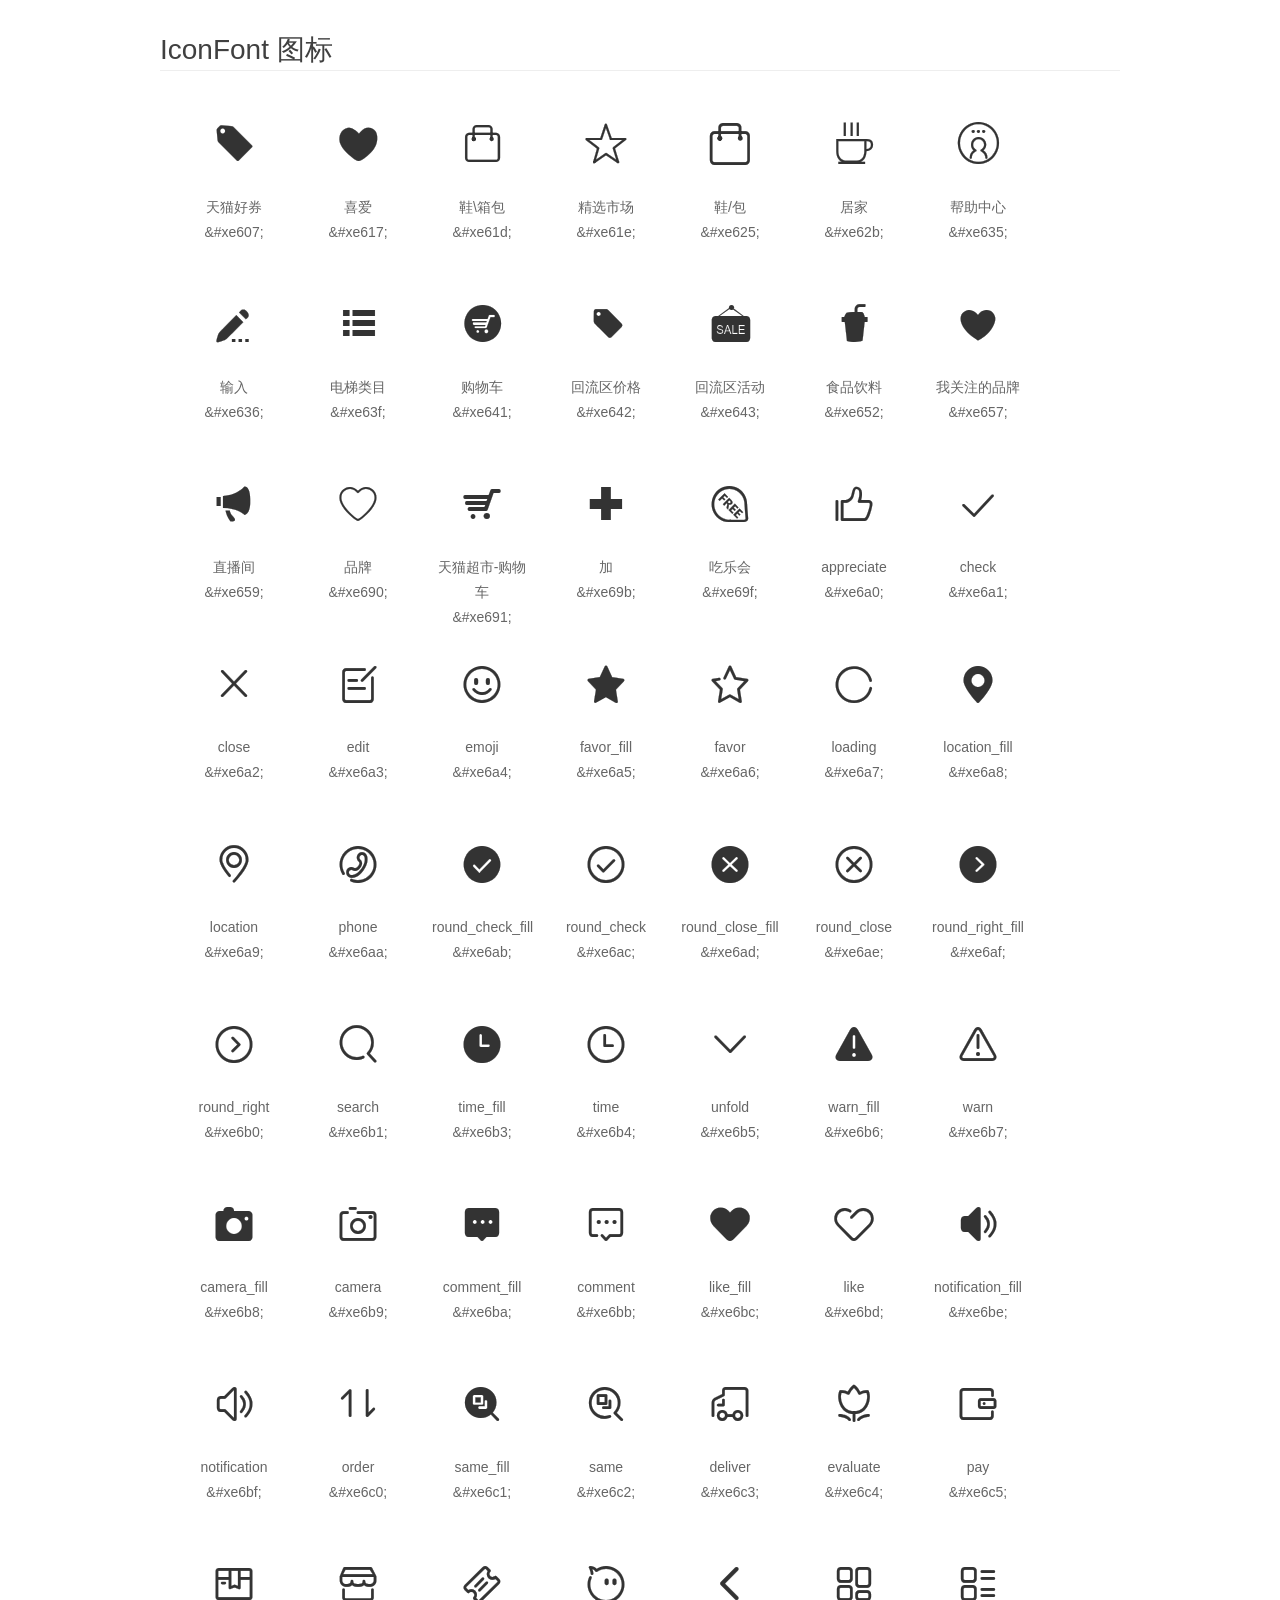
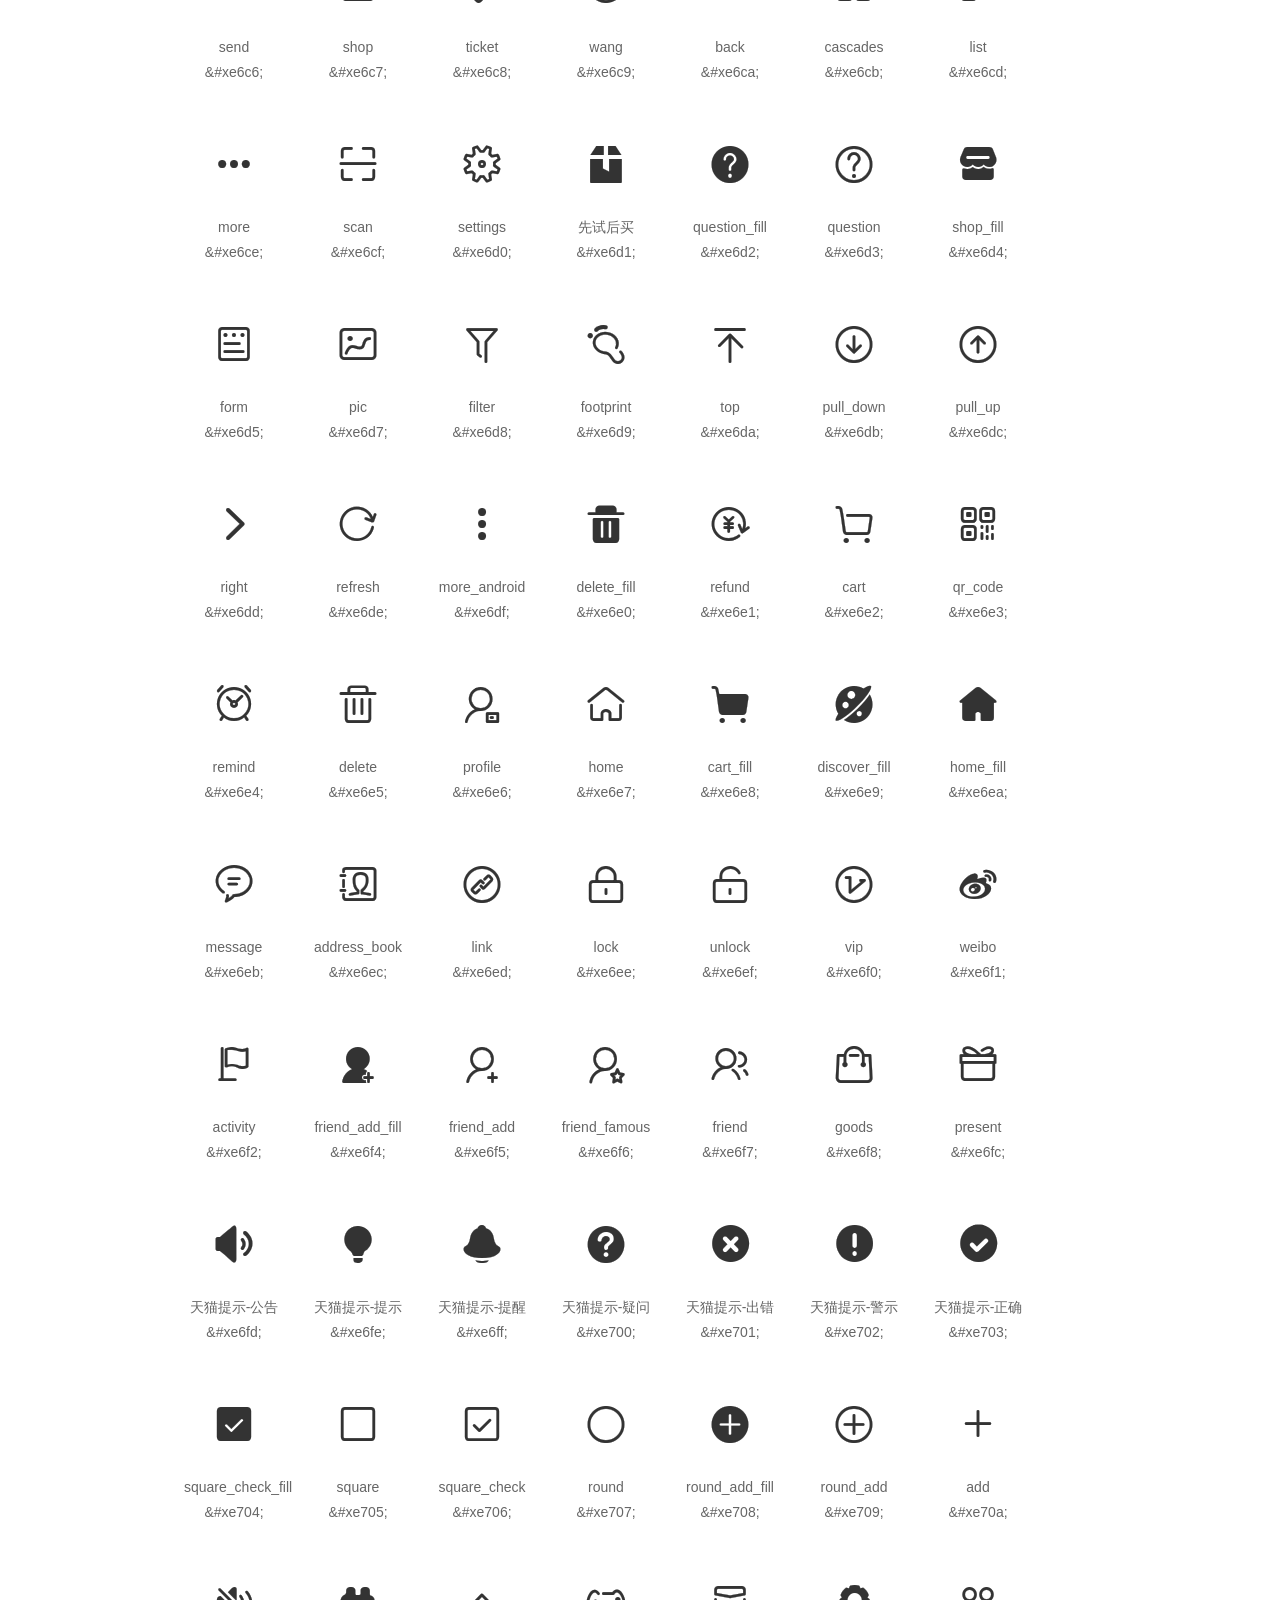
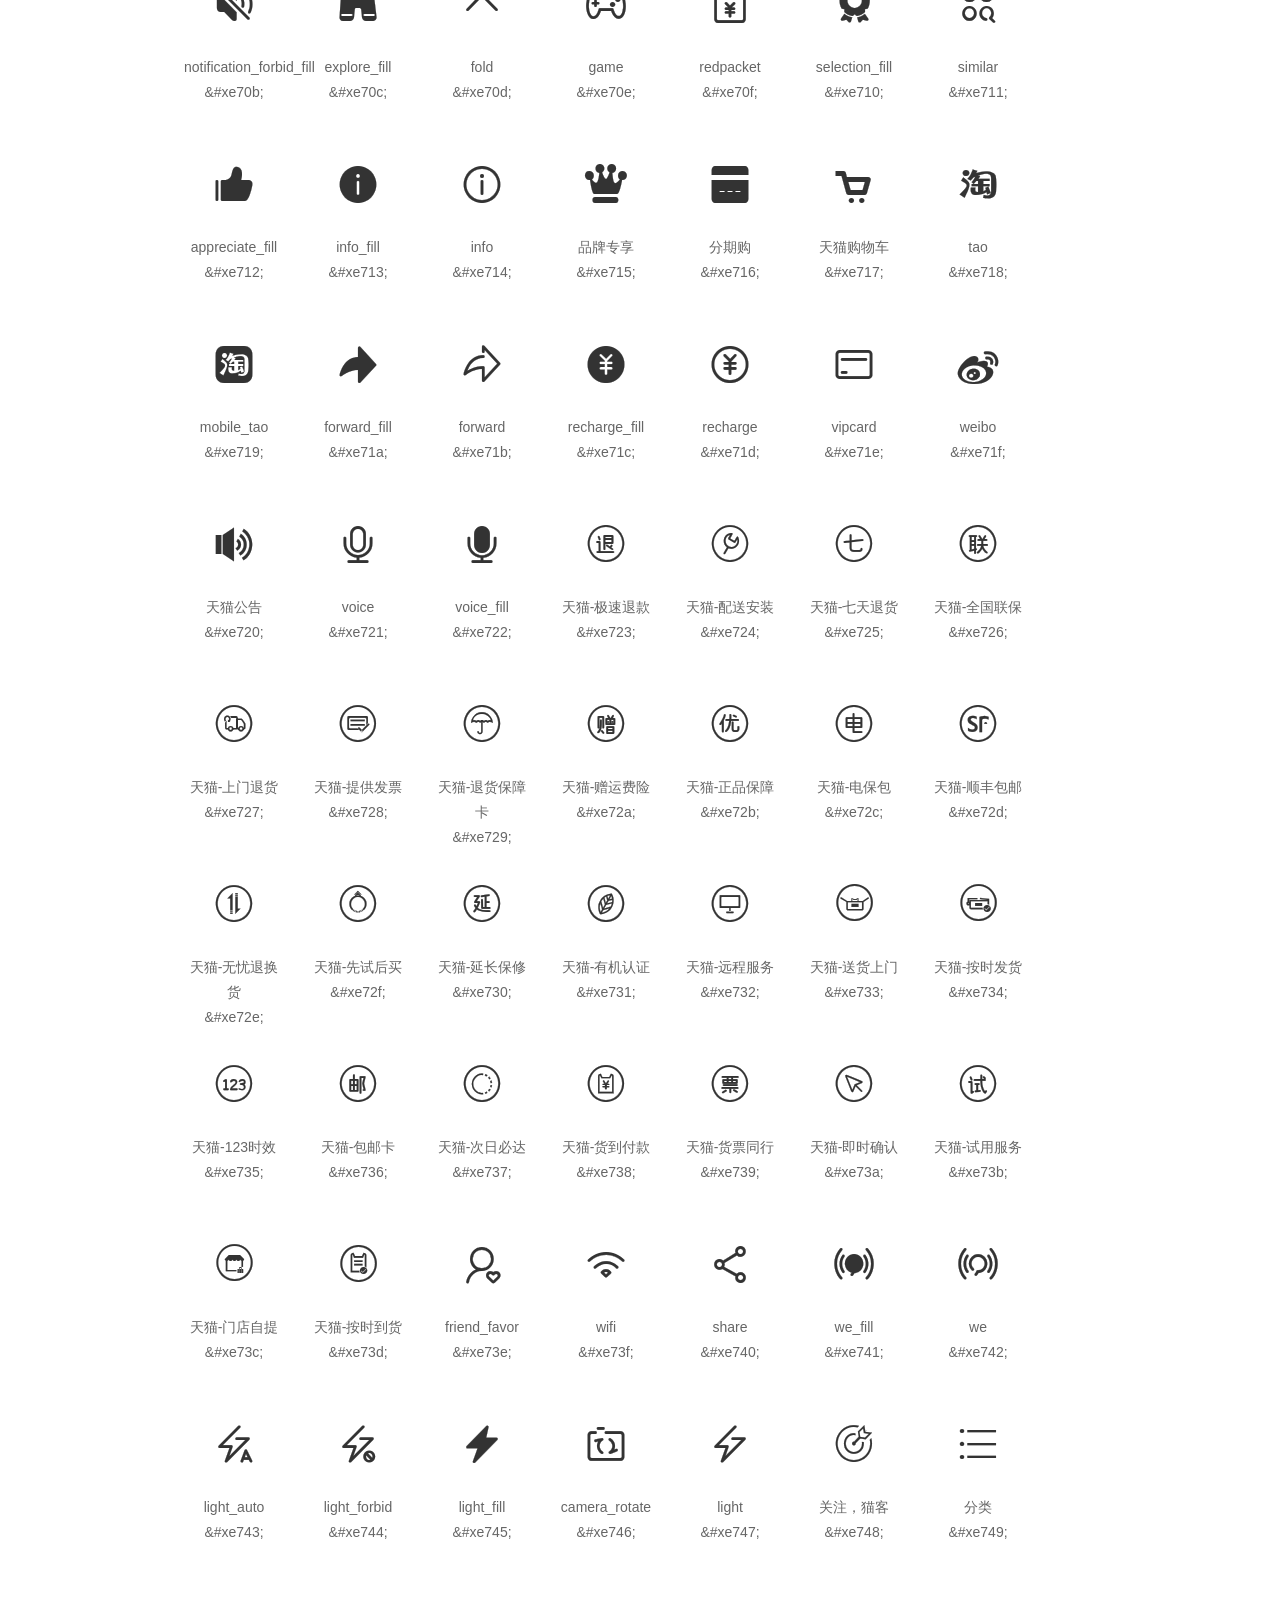
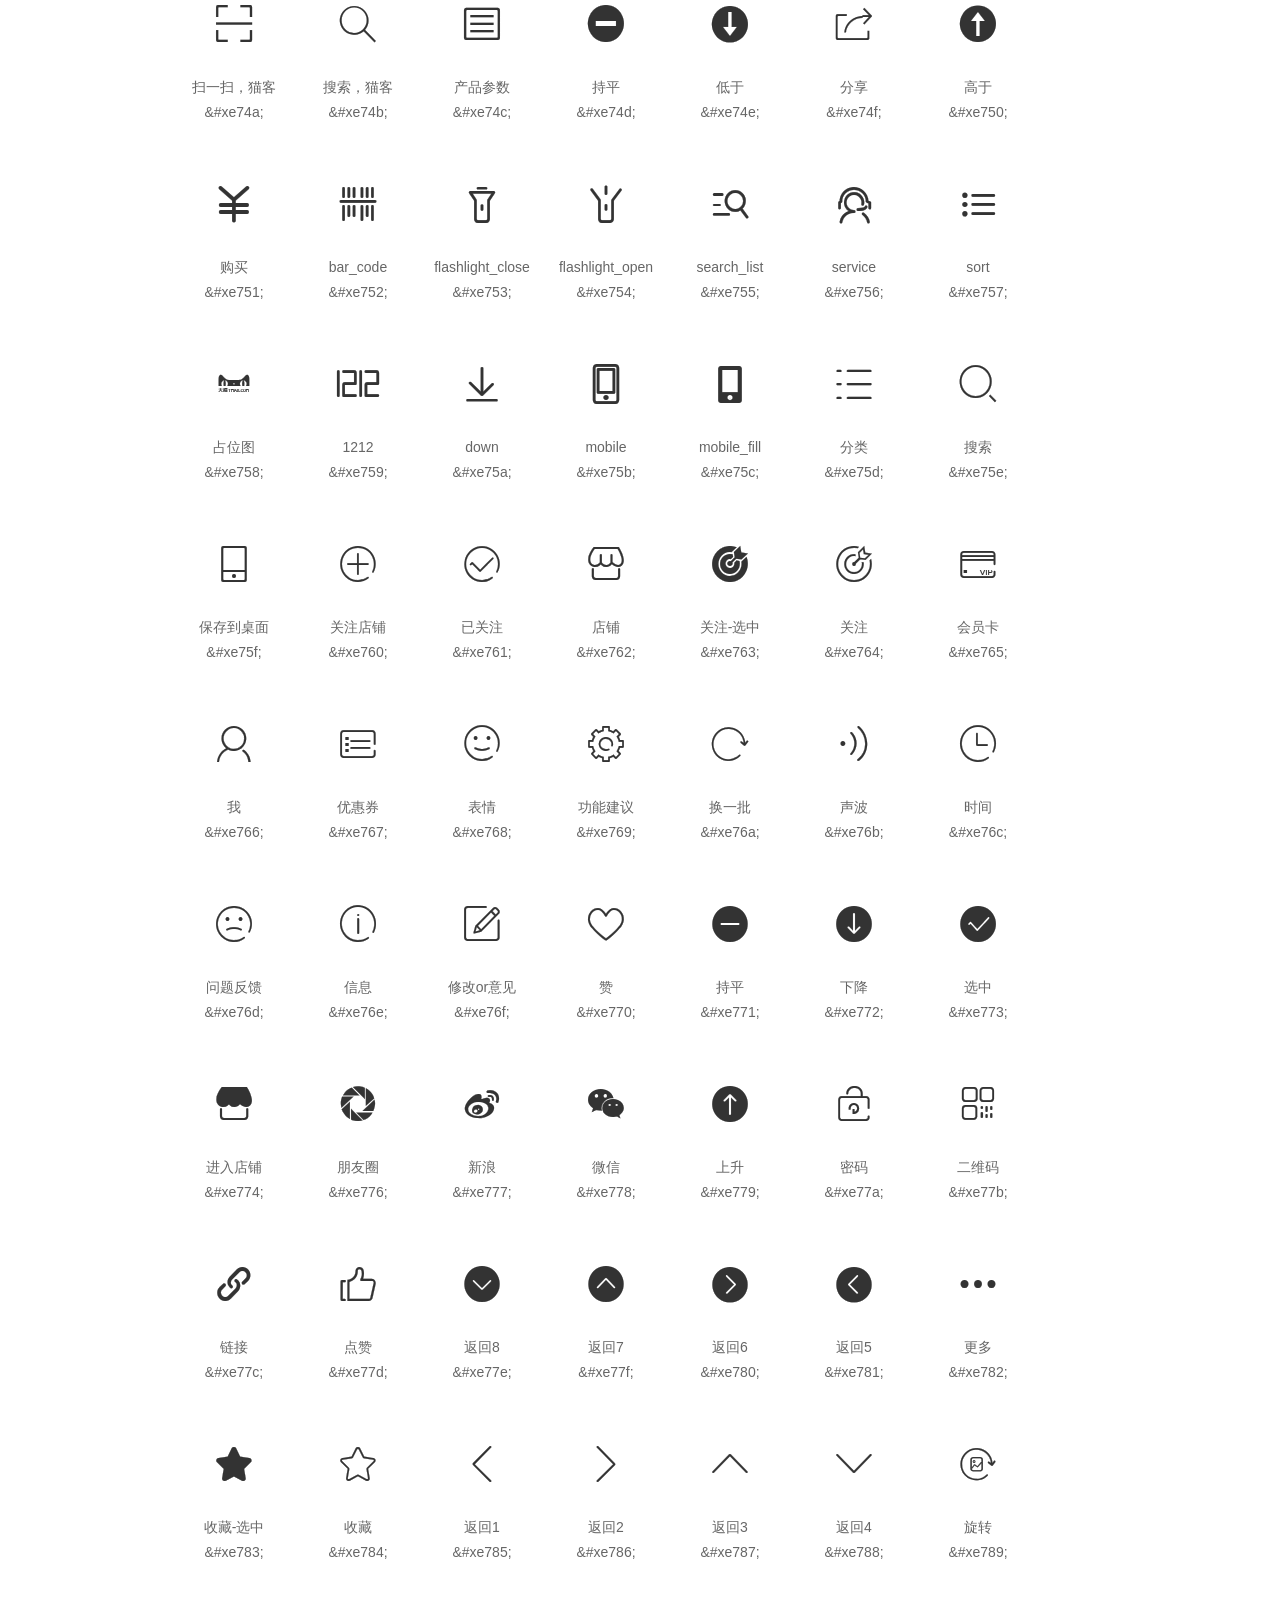
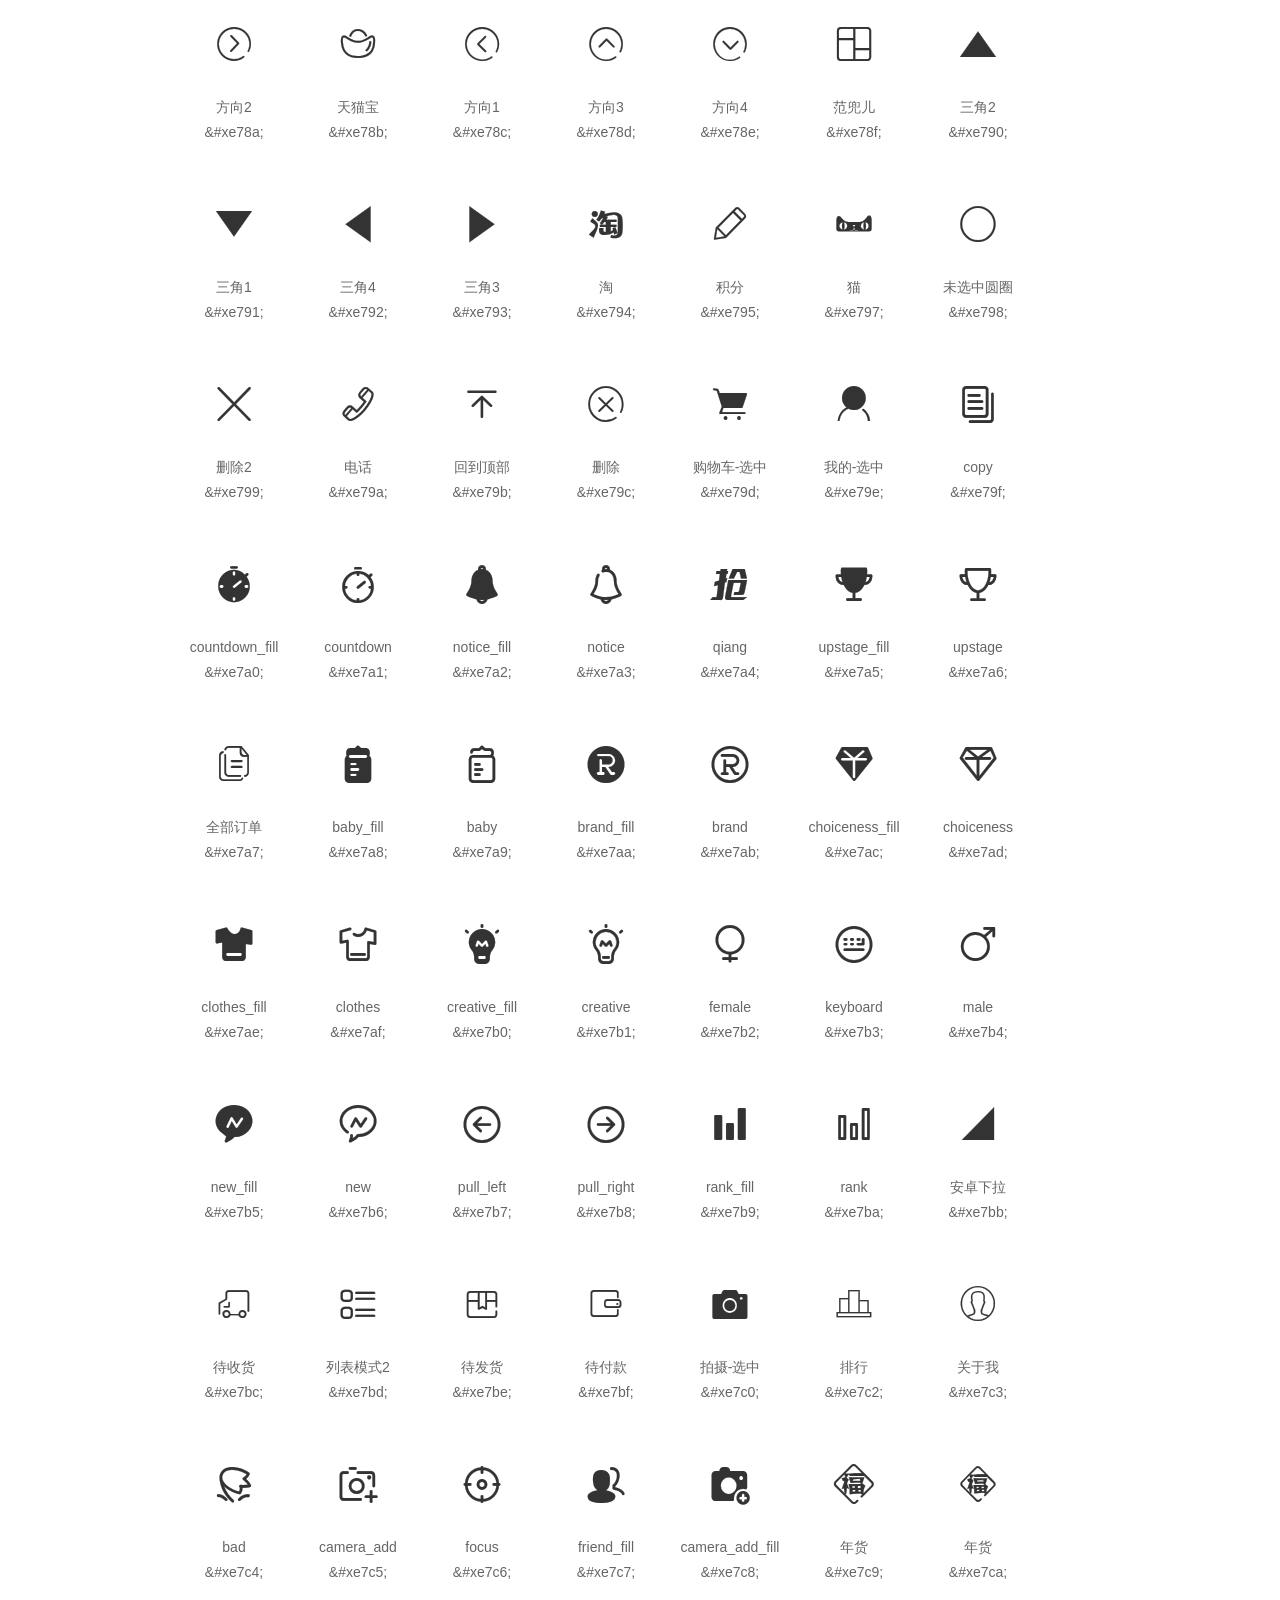
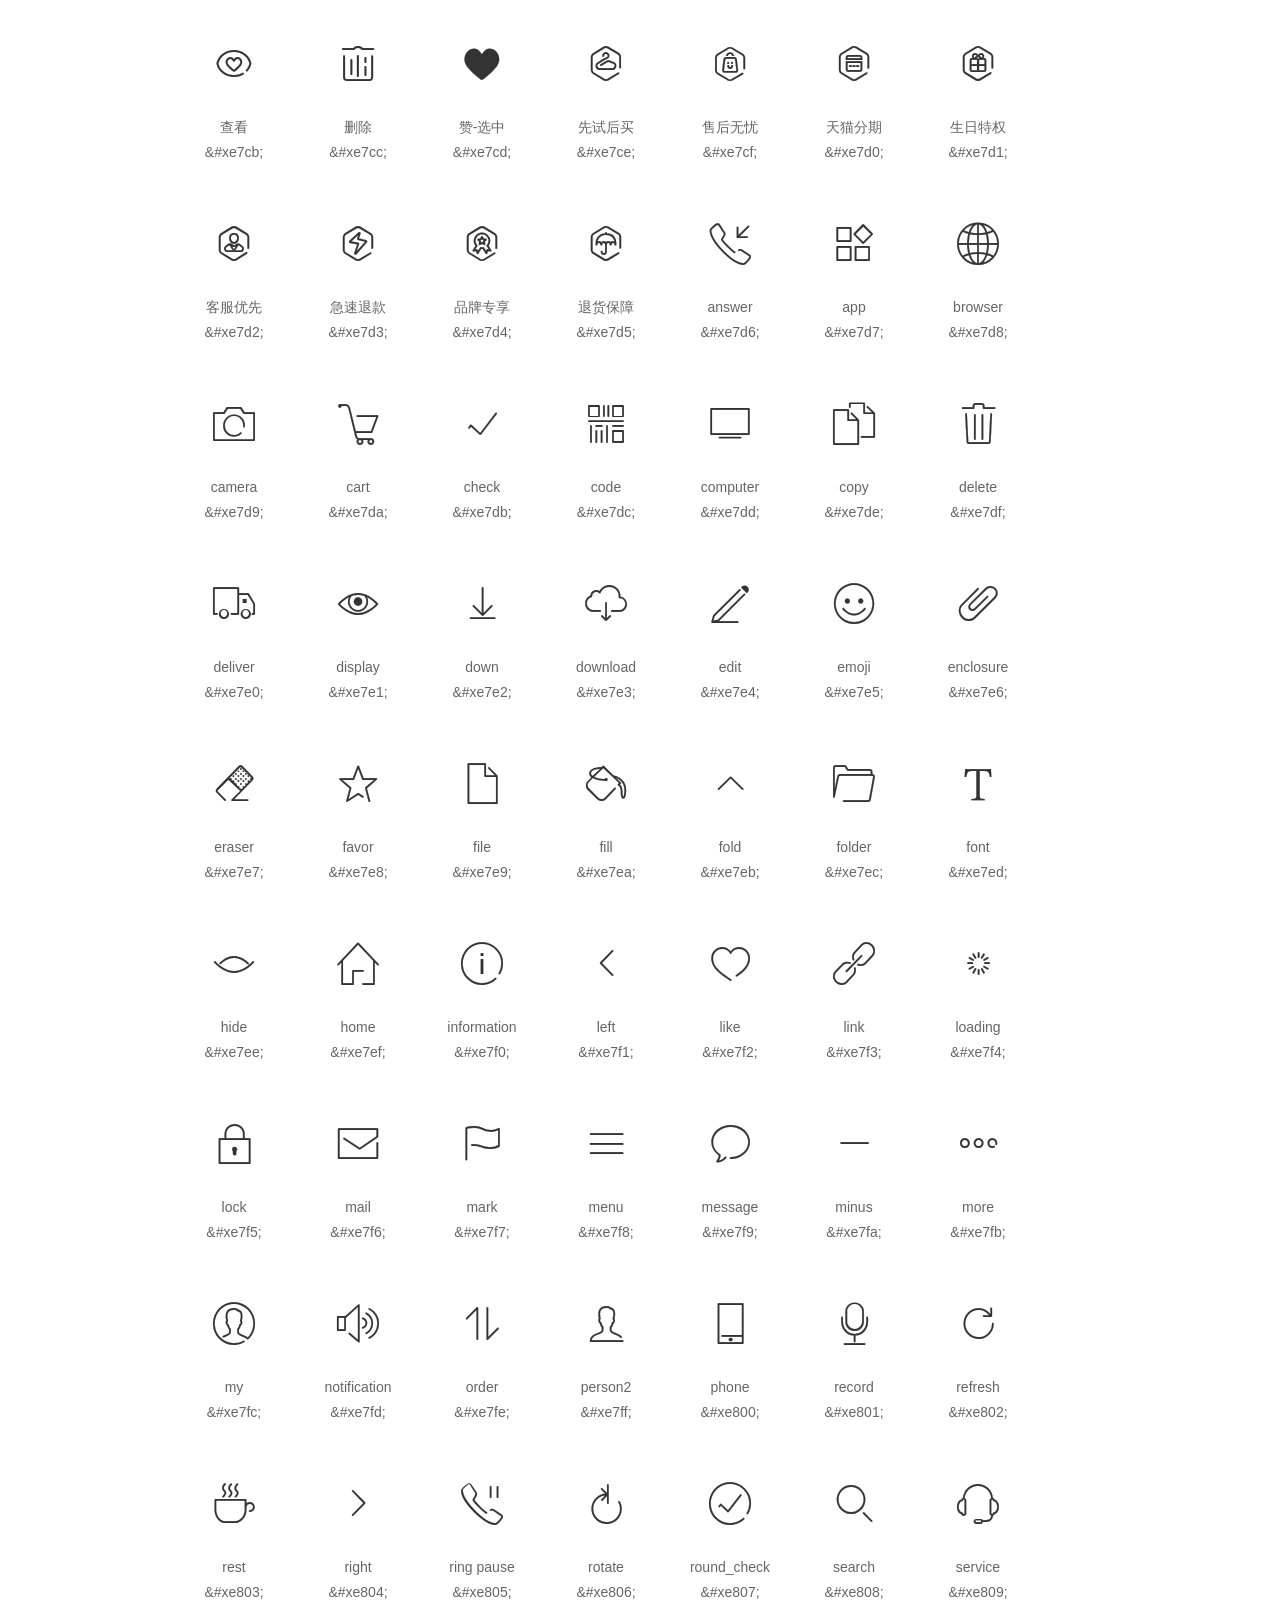
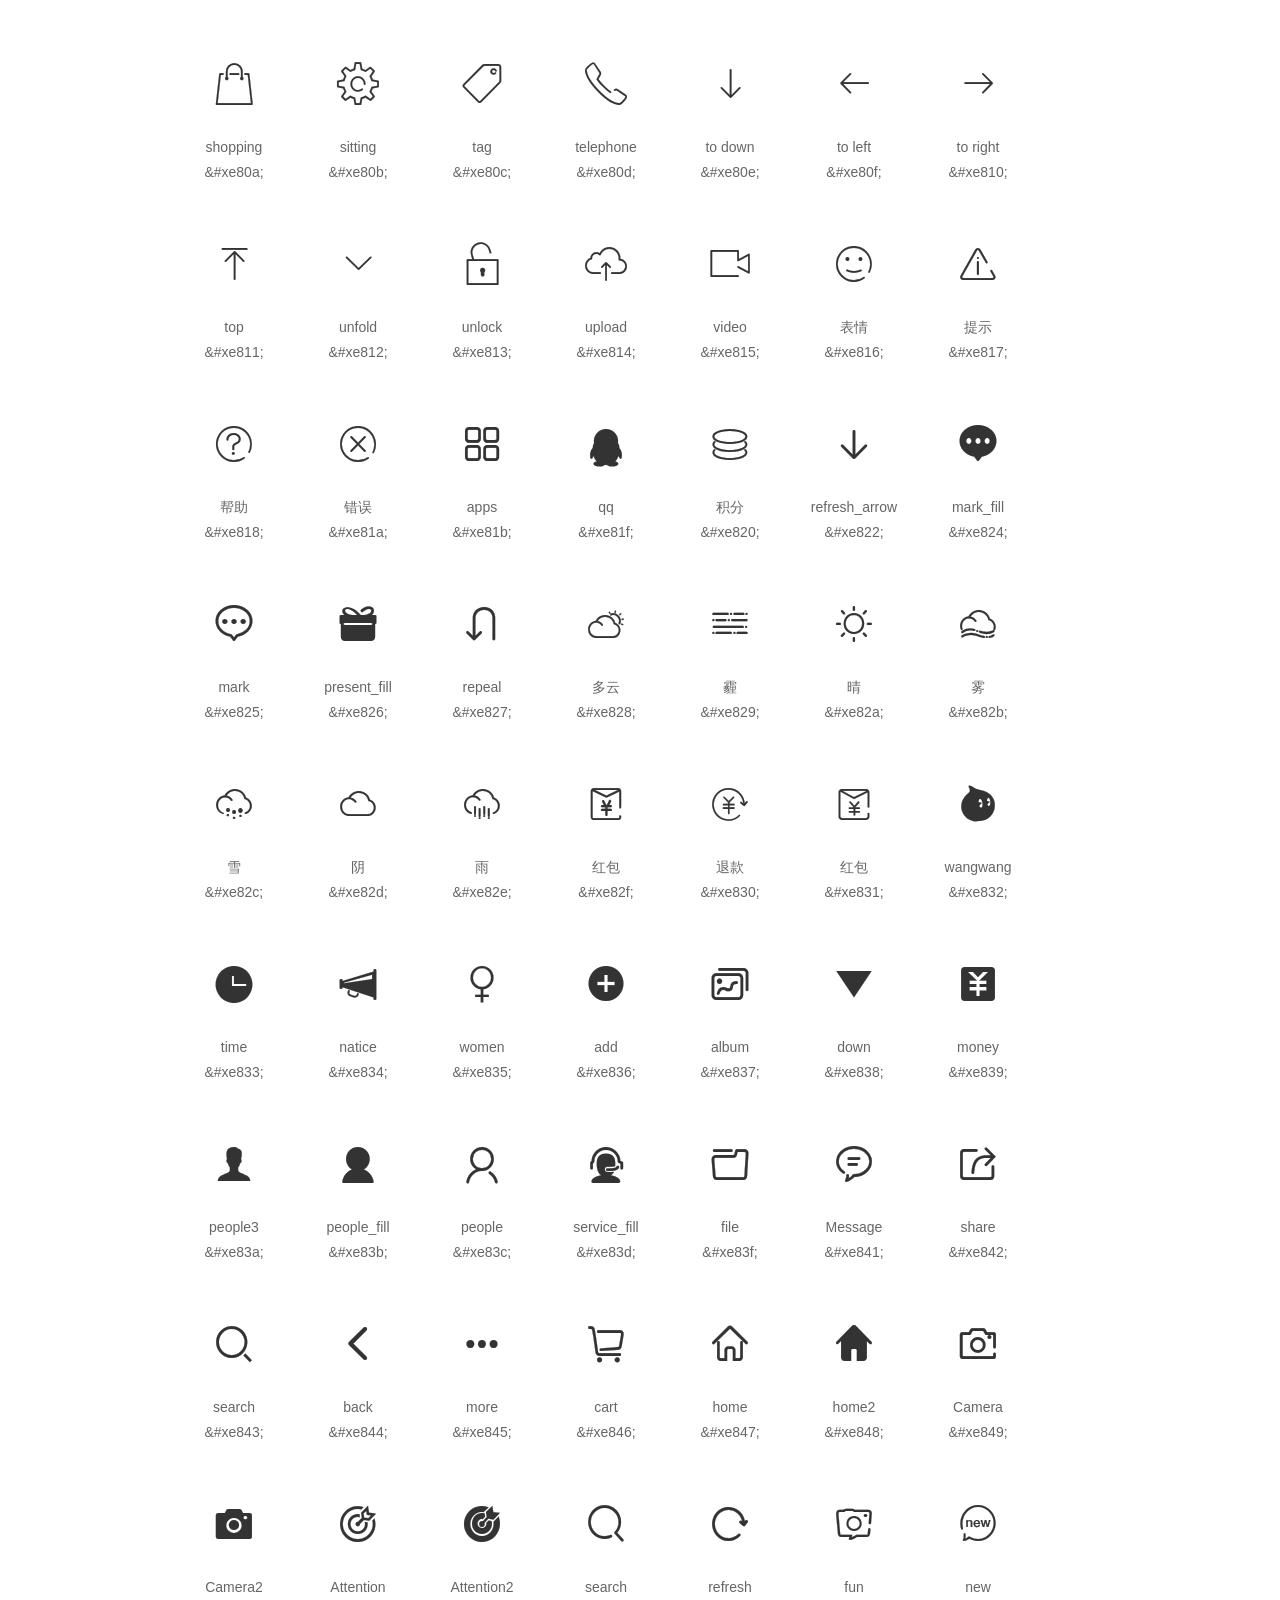
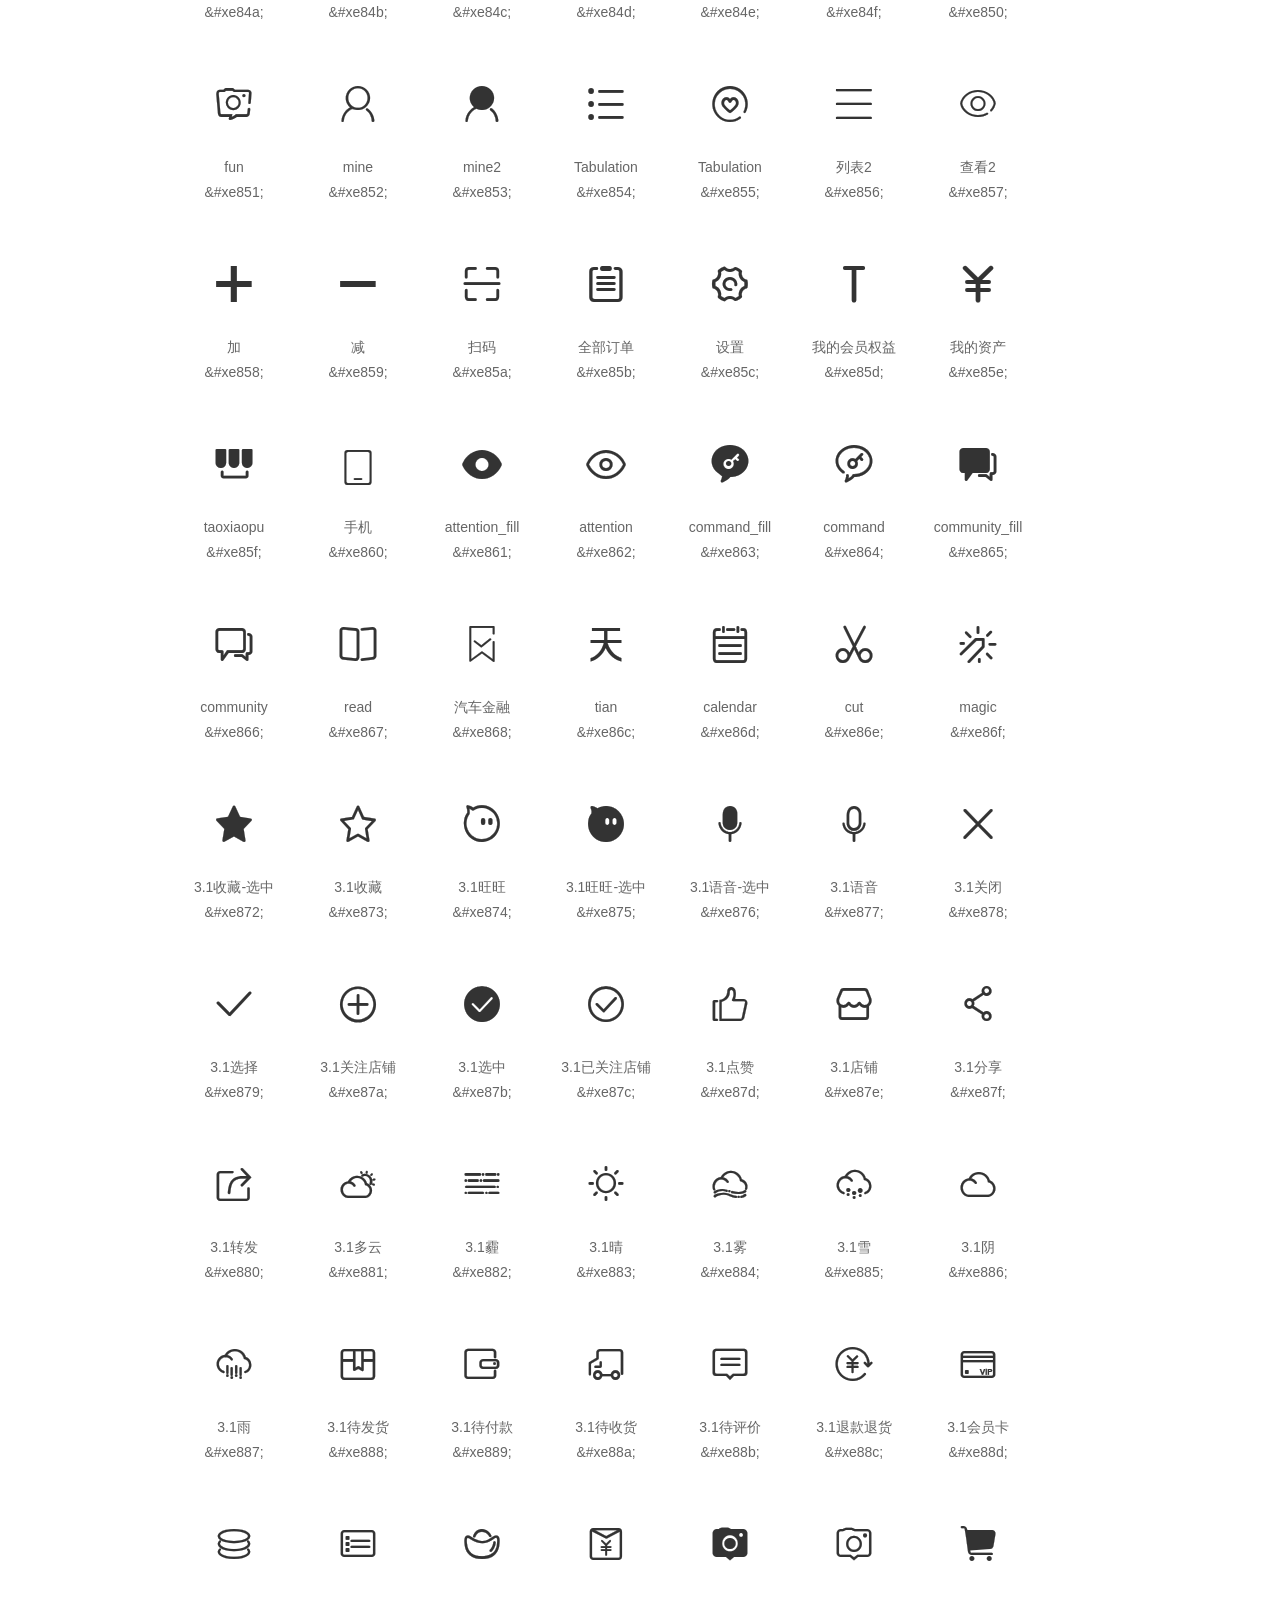
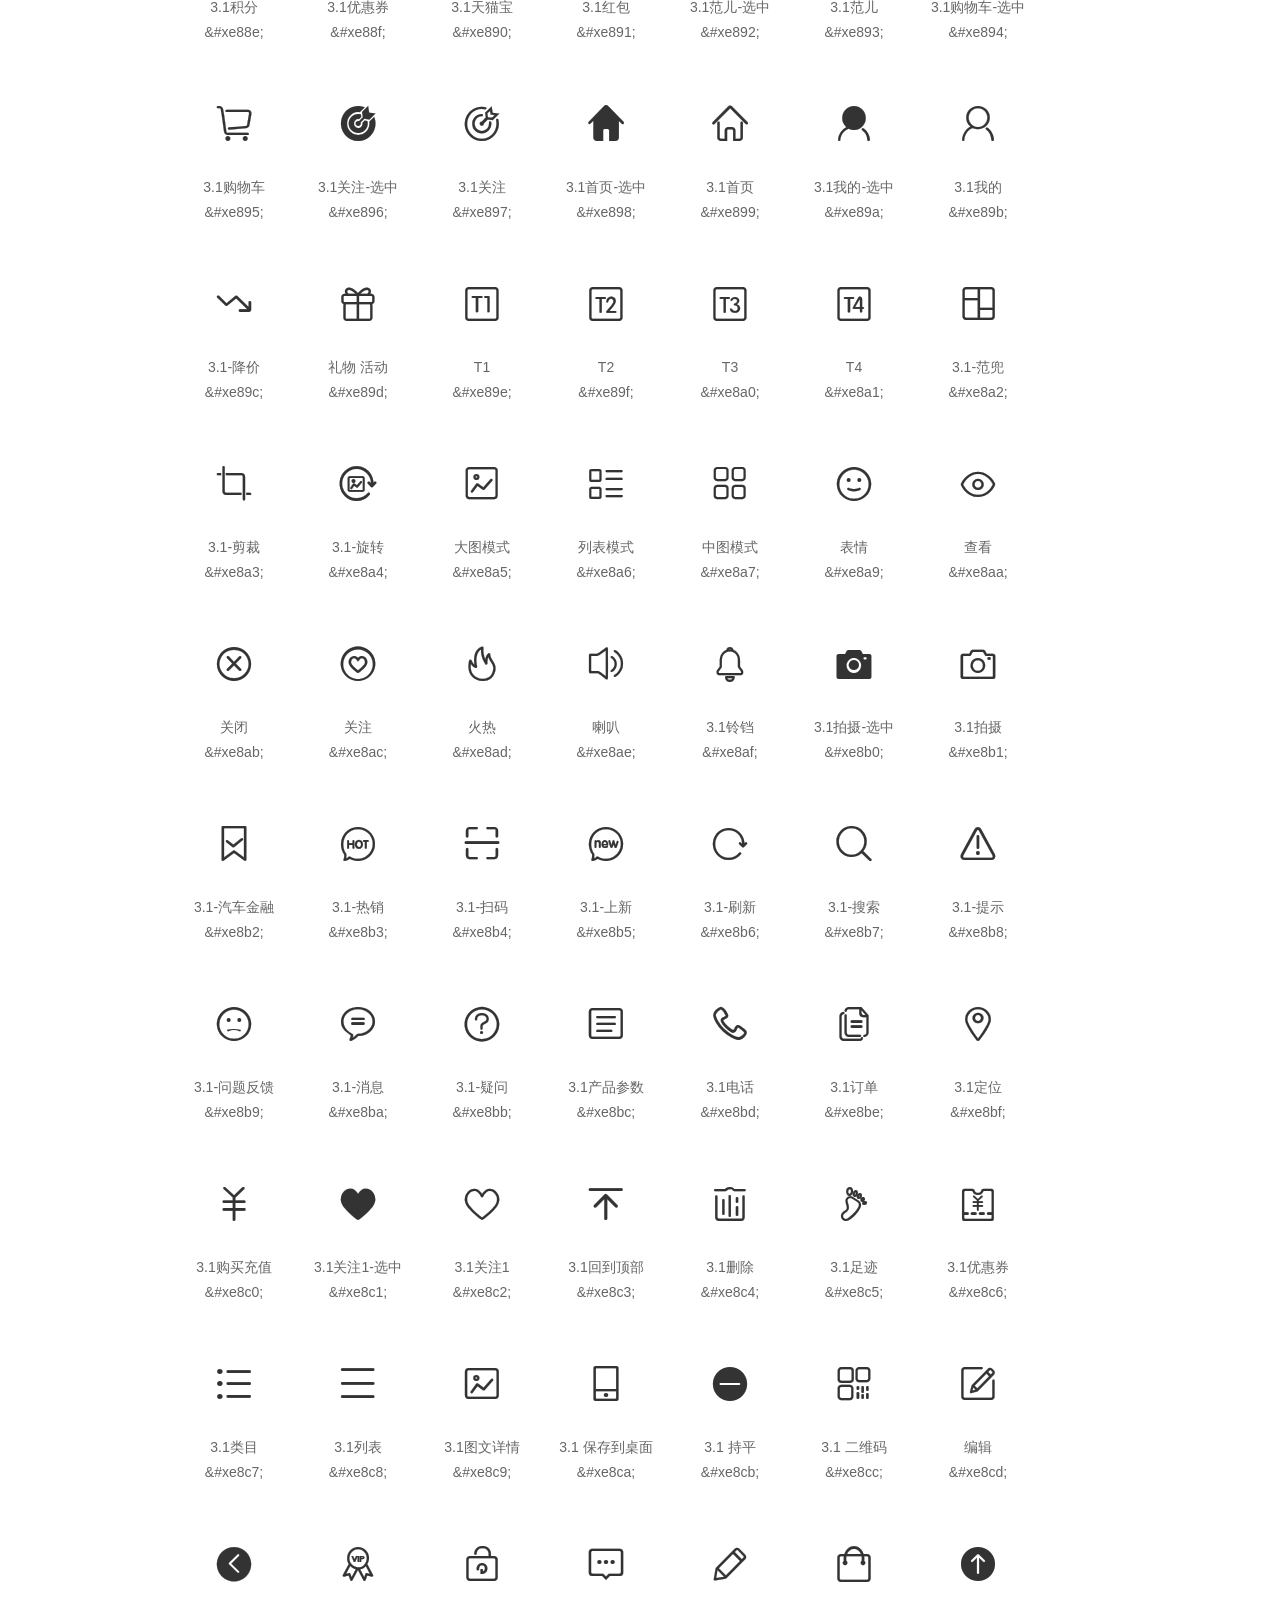
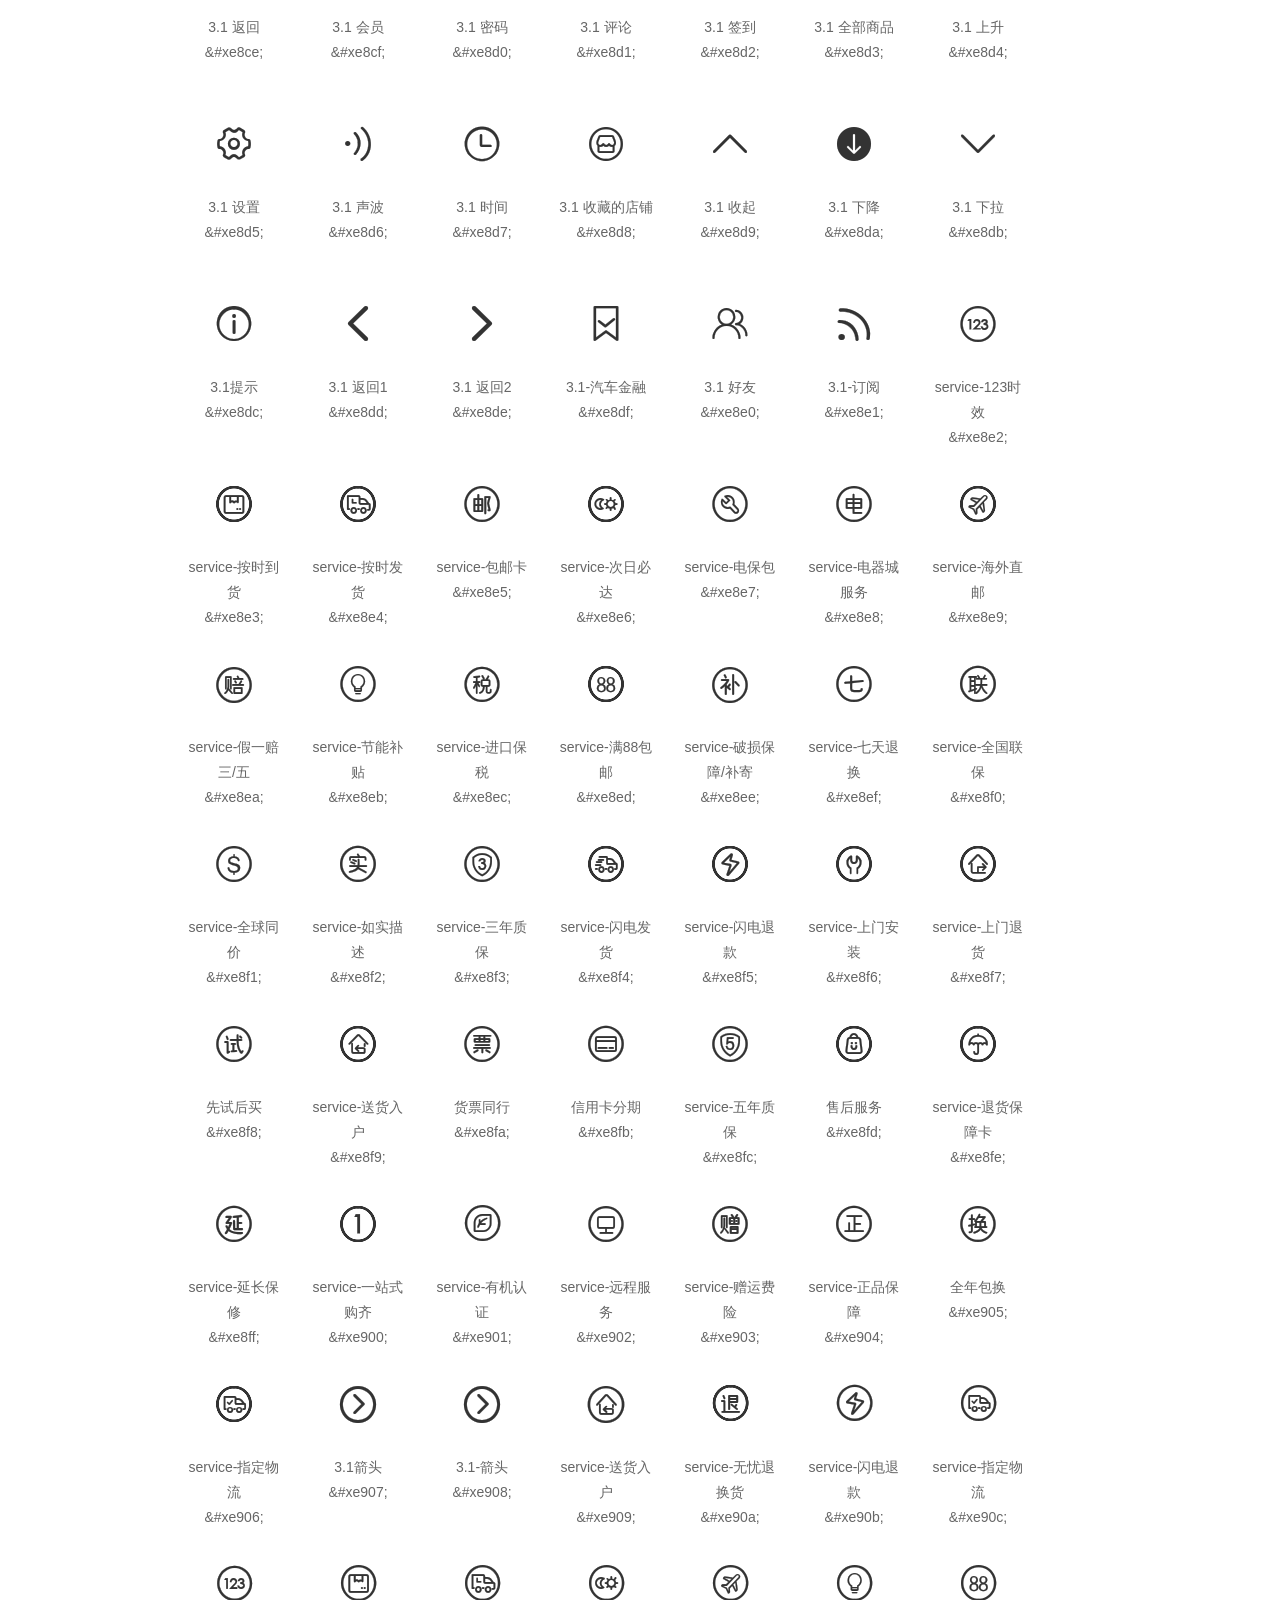
<file: an/src/assets/iconfont/demo_unicode.html>
<!DOCTYPE html>
<html>
<head>
    <meta charset="utf-8"/>
    <title>IconFont</title>
    <link rel="stylesheet" href="demo.css">

    <style type="text/css">

        @font-face {font-family: "iconfont";
          src: url('iconfont.eot'); /* IE9*/
          src: url('iconfont.eot#iefix') format('embedded-opentype'), /* IE6-IE8 */
          url('iconfont.woff') format('woff'), /* chrome, firefox */
          url('iconfont.ttf') format('truetype'), /* chrome, firefox, opera, Safari, Android, iOS 4.2+*/
          url('iconfont.svg#iconfont') format('svg'); /* iOS 4.1- */
        }

        .iconfont {
          font-family:"iconfont" !important;
          font-size:16px;
          font-style:normal;
          -webkit-font-smoothing: antialiased;
          -webkit-text-stroke-width: 0.2px;
          -moz-osx-font-smoothing: grayscale;
        }

    </style>
</head>
<body>
    <div class="main markdown">
        <h1>IconFont 图标</h1>
        <ul class="icon_lists clear">
            
                <li>
                <i class="icon iconfont">&#xe607;</i>
                    <div class="name">天猫好券</div>
                    <div class="code">&amp;#xe607;</div>
                </li>
            
                <li>
                <i class="icon iconfont">&#xe617;</i>
                    <div class="name">喜爱</div>
                    <div class="code">&amp;#xe617;</div>
                </li>
            
                <li>
                <i class="icon iconfont">&#xe61d;</i>
                    <div class="name">鞋\箱包</div>
                    <div class="code">&amp;#xe61d;</div>
                </li>
            
                <li>
                <i class="icon iconfont">&#xe61e;</i>
                    <div class="name">精选市场</div>
                    <div class="code">&amp;#xe61e;</div>
                </li>
            
                <li>
                <i class="icon iconfont">&#xe625;</i>
                    <div class="name">鞋/包</div>
                    <div class="code">&amp;#xe625;</div>
                </li>
            
                <li>
                <i class="icon iconfont">&#xe62b;</i>
                    <div class="name">居家</div>
                    <div class="code">&amp;#xe62b;</div>
                </li>
            
                <li>
                <i class="icon iconfont">&#xe635;</i>
                    <div class="name">帮助中心</div>
                    <div class="code">&amp;#xe635;</div>
                </li>
            
                <li>
                <i class="icon iconfont">&#xe636;</i>
                    <div class="name">输入</div>
                    <div class="code">&amp;#xe636;</div>
                </li>
            
                <li>
                <i class="icon iconfont">&#xe63f;</i>
                    <div class="name">电梯类目</div>
                    <div class="code">&amp;#xe63f;</div>
                </li>
            
                <li>
                <i class="icon iconfont">&#xe641;</i>
                    <div class="name">购物车</div>
                    <div class="code">&amp;#xe641;</div>
                </li>
            
                <li>
                <i class="icon iconfont">&#xe642;</i>
                    <div class="name">回流区价格</div>
                    <div class="code">&amp;#xe642;</div>
                </li>
            
                <li>
                <i class="icon iconfont">&#xe643;</i>
                    <div class="name">回流区活动</div>
                    <div class="code">&amp;#xe643;</div>
                </li>
            
                <li>
                <i class="icon iconfont">&#xe652;</i>
                    <div class="name">食品饮料</div>
                    <div class="code">&amp;#xe652;</div>
                </li>
            
                <li>
                <i class="icon iconfont">&#xe657;</i>
                    <div class="name">我关注的品牌</div>
                    <div class="code">&amp;#xe657;</div>
                </li>
            
                <li>
                <i class="icon iconfont">&#xe659;</i>
                    <div class="name">直播间</div>
                    <div class="code">&amp;#xe659;</div>
                </li>
            
                <li>
                <i class="icon iconfont">&#xe690;</i>
                    <div class="name">品牌</div>
                    <div class="code">&amp;#xe690;</div>
                </li>
            
                <li>
                <i class="icon iconfont">&#xe691;</i>
                    <div class="name">天猫超市-购物车</div>
                    <div class="code">&amp;#xe691;</div>
                </li>
            
                <li>
                <i class="icon iconfont">&#xe69b;</i>
                    <div class="name">加</div>
                    <div class="code">&amp;#xe69b;</div>
                </li>
            
                <li>
                <i class="icon iconfont">&#xe69f;</i>
                    <div class="name">吃乐会</div>
                    <div class="code">&amp;#xe69f;</div>
                </li>
            
                <li>
                <i class="icon iconfont">&#xe6a0;</i>
                    <div class="name">appreciate</div>
                    <div class="code">&amp;#xe6a0;</div>
                </li>
            
                <li>
                <i class="icon iconfont">&#xe6a1;</i>
                    <div class="name">check</div>
                    <div class="code">&amp;#xe6a1;</div>
                </li>
            
                <li>
                <i class="icon iconfont">&#xe6a2;</i>
                    <div class="name">close</div>
                    <div class="code">&amp;#xe6a2;</div>
                </li>
            
                <li>
                <i class="icon iconfont">&#xe6a3;</i>
                    <div class="name">edit</div>
                    <div class="code">&amp;#xe6a3;</div>
                </li>
            
                <li>
                <i class="icon iconfont">&#xe6a4;</i>
                    <div class="name">emoji</div>
                    <div class="code">&amp;#xe6a4;</div>
                </li>
            
                <li>
                <i class="icon iconfont">&#xe6a5;</i>
                    <div class="name">favor_fill</div>
                    <div class="code">&amp;#xe6a5;</div>
                </li>
            
                <li>
                <i class="icon iconfont">&#xe6a6;</i>
                    <div class="name">favor</div>
                    <div class="code">&amp;#xe6a6;</div>
                </li>
            
                <li>
                <i class="icon iconfont">&#xe6a7;</i>
                    <div class="name">loading</div>
                    <div class="code">&amp;#xe6a7;</div>
                </li>
            
                <li>
                <i class="icon iconfont">&#xe6a8;</i>
                    <div class="name">location_fill</div>
                    <div class="code">&amp;#xe6a8;</div>
                </li>
            
                <li>
                <i class="icon iconfont">&#xe6a9;</i>
                    <div class="name">location</div>
                    <div class="code">&amp;#xe6a9;</div>
                </li>
            
                <li>
                <i class="icon iconfont">&#xe6aa;</i>
                    <div class="name">phone</div>
                    <div class="code">&amp;#xe6aa;</div>
                </li>
            
                <li>
                <i class="icon iconfont">&#xe6ab;</i>
                    <div class="name">round_check_fill</div>
                    <div class="code">&amp;#xe6ab;</div>
                </li>
            
                <li>
                <i class="icon iconfont">&#xe6ac;</i>
                    <div class="name">round_check</div>
                    <div class="code">&amp;#xe6ac;</div>
                </li>
            
                <li>
                <i class="icon iconfont">&#xe6ad;</i>
                    <div class="name">round_close_fill</div>
                    <div class="code">&amp;#xe6ad;</div>
                </li>
            
                <li>
                <i class="icon iconfont">&#xe6ae;</i>
                    <div class="name">round_close</div>
                    <div class="code">&amp;#xe6ae;</div>
                </li>
            
                <li>
                <i class="icon iconfont">&#xe6af;</i>
                    <div class="name">round_right_fill</div>
                    <div class="code">&amp;#xe6af;</div>
                </li>
            
                <li>
                <i class="icon iconfont">&#xe6b0;</i>
                    <div class="name">round_right</div>
                    <div class="code">&amp;#xe6b0;</div>
                </li>
            
                <li>
                <i class="icon iconfont">&#xe6b1;</i>
                    <div class="name">search</div>
                    <div class="code">&amp;#xe6b1;</div>
                </li>
            
                <li>
                <i class="icon iconfont">&#xe6b3;</i>
                    <div class="name">time_fill</div>
                    <div class="code">&amp;#xe6b3;</div>
                </li>
            
                <li>
                <i class="icon iconfont">&#xe6b4;</i>
                    <div class="name">time</div>
                    <div class="code">&amp;#xe6b4;</div>
                </li>
            
                <li>
                <i class="icon iconfont">&#xe6b5;</i>
                    <div class="name">unfold</div>
                    <div class="code">&amp;#xe6b5;</div>
                </li>
            
                <li>
                <i class="icon iconfont">&#xe6b6;</i>
                    <div class="name">warn_fill</div>
                    <div class="code">&amp;#xe6b6;</div>
                </li>
            
                <li>
                <i class="icon iconfont">&#xe6b7;</i>
                    <div class="name">warn</div>
                    <div class="code">&amp;#xe6b7;</div>
                </li>
            
                <li>
                <i class="icon iconfont">&#xe6b8;</i>
                    <div class="name">camera_fill</div>
                    <div class="code">&amp;#xe6b8;</div>
                </li>
            
                <li>
                <i class="icon iconfont">&#xe6b9;</i>
                    <div class="name">camera</div>
                    <div class="code">&amp;#xe6b9;</div>
                </li>
            
                <li>
                <i class="icon iconfont">&#xe6ba;</i>
                    <div class="name">comment_fill</div>
                    <div class="code">&amp;#xe6ba;</div>
                </li>
            
                <li>
                <i class="icon iconfont">&#xe6bb;</i>
                    <div class="name">comment</div>
                    <div class="code">&amp;#xe6bb;</div>
                </li>
            
                <li>
                <i class="icon iconfont">&#xe6bc;</i>
                    <div class="name">like_fill</div>
                    <div class="code">&amp;#xe6bc;</div>
                </li>
            
                <li>
                <i class="icon iconfont">&#xe6bd;</i>
                    <div class="name">like</div>
                    <div class="code">&amp;#xe6bd;</div>
                </li>
            
                <li>
                <i class="icon iconfont">&#xe6be;</i>
                    <div class="name">notification_fill</div>
                    <div class="code">&amp;#xe6be;</div>
                </li>
            
                <li>
                <i class="icon iconfont">&#xe6bf;</i>
                    <div class="name">notification</div>
                    <div class="code">&amp;#xe6bf;</div>
                </li>
            
                <li>
                <i class="icon iconfont">&#xe6c0;</i>
                    <div class="name">order</div>
                    <div class="code">&amp;#xe6c0;</div>
                </li>
            
                <li>
                <i class="icon iconfont">&#xe6c1;</i>
                    <div class="name">same_fill</div>
                    <div class="code">&amp;#xe6c1;</div>
                </li>
            
                <li>
                <i class="icon iconfont">&#xe6c2;</i>
                    <div class="name">same</div>
                    <div class="code">&amp;#xe6c2;</div>
                </li>
            
                <li>
                <i class="icon iconfont">&#xe6c3;</i>
                    <div class="name">deliver</div>
                    <div class="code">&amp;#xe6c3;</div>
                </li>
            
                <li>
                <i class="icon iconfont">&#xe6c4;</i>
                    <div class="name">evaluate</div>
                    <div class="code">&amp;#xe6c4;</div>
                </li>
            
                <li>
                <i class="icon iconfont">&#xe6c5;</i>
                    <div class="name">pay</div>
                    <div class="code">&amp;#xe6c5;</div>
                </li>
            
                <li>
                <i class="icon iconfont">&#xe6c6;</i>
                    <div class="name">send</div>
                    <div class="code">&amp;#xe6c6;</div>
                </li>
            
                <li>
                <i class="icon iconfont">&#xe6c7;</i>
                    <div class="name">shop</div>
                    <div class="code">&amp;#xe6c7;</div>
                </li>
            
                <li>
                <i class="icon iconfont">&#xe6c8;</i>
                    <div class="name">ticket</div>
                    <div class="code">&amp;#xe6c8;</div>
                </li>
            
                <li>
                <i class="icon iconfont">&#xe6c9;</i>
                    <div class="name">wang</div>
                    <div class="code">&amp;#xe6c9;</div>
                </li>
            
                <li>
                <i class="icon iconfont">&#xe6ca;</i>
                    <div class="name">back</div>
                    <div class="code">&amp;#xe6ca;</div>
                </li>
            
                <li>
                <i class="icon iconfont">&#xe6cb;</i>
                    <div class="name">cascades</div>
                    <div class="code">&amp;#xe6cb;</div>
                </li>
            
                <li>
                <i class="icon iconfont">&#xe6cd;</i>
                    <div class="name">list</div>
                    <div class="code">&amp;#xe6cd;</div>
                </li>
            
                <li>
                <i class="icon iconfont">&#xe6ce;</i>
                    <div class="name">more</div>
                    <div class="code">&amp;#xe6ce;</div>
                </li>
            
                <li>
                <i class="icon iconfont">&#xe6cf;</i>
                    <div class="name">scan</div>
                    <div class="code">&amp;#xe6cf;</div>
                </li>
            
                <li>
                <i class="icon iconfont">&#xe6d0;</i>
                    <div class="name">settings</div>
                    <div class="code">&amp;#xe6d0;</div>
                </li>
            
                <li>
                <i class="icon iconfont">&#xe6d1;</i>
                    <div class="name">先试后买</div>
                    <div class="code">&amp;#xe6d1;</div>
                </li>
            
                <li>
                <i class="icon iconfont">&#xe6d2;</i>
                    <div class="name">question_fill</div>
                    <div class="code">&amp;#xe6d2;</div>
                </li>
            
                <li>
                <i class="icon iconfont">&#xe6d3;</i>
                    <div class="name">question</div>
                    <div class="code">&amp;#xe6d3;</div>
                </li>
            
                <li>
                <i class="icon iconfont">&#xe6d4;</i>
                    <div class="name">shop_fill</div>
                    <div class="code">&amp;#xe6d4;</div>
                </li>
            
                <li>
                <i class="icon iconfont">&#xe6d5;</i>
                    <div class="name">form</div>
                    <div class="code">&amp;#xe6d5;</div>
                </li>
            
                <li>
                <i class="icon iconfont">&#xe6d7;</i>
                    <div class="name">pic</div>
                    <div class="code">&amp;#xe6d7;</div>
                </li>
            
                <li>
                <i class="icon iconfont">&#xe6d8;</i>
                    <div class="name">filter</div>
                    <div class="code">&amp;#xe6d8;</div>
                </li>
            
                <li>
                <i class="icon iconfont">&#xe6d9;</i>
                    <div class="name">footprint</div>
                    <div class="code">&amp;#xe6d9;</div>
                </li>
            
                <li>
                <i class="icon iconfont">&#xe6da;</i>
                    <div class="name">top</div>
                    <div class="code">&amp;#xe6da;</div>
                </li>
            
                <li>
                <i class="icon iconfont">&#xe6db;</i>
                    <div class="name">pull_down</div>
                    <div class="code">&amp;#xe6db;</div>
                </li>
            
                <li>
                <i class="icon iconfont">&#xe6dc;</i>
                    <div class="name">pull_up</div>
                    <div class="code">&amp;#xe6dc;</div>
                </li>
            
                <li>
                <i class="icon iconfont">&#xe6dd;</i>
                    <div class="name">right</div>
                    <div class="code">&amp;#xe6dd;</div>
                </li>
            
                <li>
                <i class="icon iconfont">&#xe6de;</i>
                    <div class="name">refresh</div>
                    <div class="code">&amp;#xe6de;</div>
                </li>
            
                <li>
                <i class="icon iconfont">&#xe6df;</i>
                    <div class="name">more_android</div>
                    <div class="code">&amp;#xe6df;</div>
                </li>
            
                <li>
                <i class="icon iconfont">&#xe6e0;</i>
                    <div class="name">delete_fill</div>
                    <div class="code">&amp;#xe6e0;</div>
                </li>
            
                <li>
                <i class="icon iconfont">&#xe6e1;</i>
                    <div class="name">refund</div>
                    <div class="code">&amp;#xe6e1;</div>
                </li>
            
                <li>
                <i class="icon iconfont">&#xe6e2;</i>
                    <div class="name">cart</div>
                    <div class="code">&amp;#xe6e2;</div>
                </li>
            
                <li>
                <i class="icon iconfont">&#xe6e3;</i>
                    <div class="name">qr_code</div>
                    <div class="code">&amp;#xe6e3;</div>
                </li>
            
                <li>
                <i class="icon iconfont">&#xe6e4;</i>
                    <div class="name">remind</div>
                    <div class="code">&amp;#xe6e4;</div>
                </li>
            
                <li>
                <i class="icon iconfont">&#xe6e5;</i>
                    <div class="name">delete</div>
                    <div class="code">&amp;#xe6e5;</div>
                </li>
            
                <li>
                <i class="icon iconfont">&#xe6e6;</i>
                    <div class="name">profile</div>
                    <div class="code">&amp;#xe6e6;</div>
                </li>
            
                <li>
                <i class="icon iconfont">&#xe6e7;</i>
                    <div class="name">home</div>
                    <div class="code">&amp;#xe6e7;</div>
                </li>
            
                <li>
                <i class="icon iconfont">&#xe6e8;</i>
                    <div class="name">cart_fill</div>
                    <div class="code">&amp;#xe6e8;</div>
                </li>
            
                <li>
                <i class="icon iconfont">&#xe6e9;</i>
                    <div class="name">discover_fill</div>
                    <div class="code">&amp;#xe6e9;</div>
                </li>
            
                <li>
                <i class="icon iconfont">&#xe6ea;</i>
                    <div class="name">home_fill</div>
                    <div class="code">&amp;#xe6ea;</div>
                </li>
            
                <li>
                <i class="icon iconfont">&#xe6eb;</i>
                    <div class="name">message</div>
                    <div class="code">&amp;#xe6eb;</div>
                </li>
            
                <li>
                <i class="icon iconfont">&#xe6ec;</i>
                    <div class="name">address_book</div>
                    <div class="code">&amp;#xe6ec;</div>
                </li>
            
                <li>
                <i class="icon iconfont">&#xe6ed;</i>
                    <div class="name">link</div>
                    <div class="code">&amp;#xe6ed;</div>
                </li>
            
                <li>
                <i class="icon iconfont">&#xe6ee;</i>
                    <div class="name">lock</div>
                    <div class="code">&amp;#xe6ee;</div>
                </li>
            
                <li>
                <i class="icon iconfont">&#xe6ef;</i>
                    <div class="name">unlock</div>
                    <div class="code">&amp;#xe6ef;</div>
                </li>
            
                <li>
                <i class="icon iconfont">&#xe6f0;</i>
                    <div class="name">vip</div>
                    <div class="code">&amp;#xe6f0;</div>
                </li>
            
                <li>
                <i class="icon iconfont">&#xe6f1;</i>
                    <div class="name">weibo</div>
                    <div class="code">&amp;#xe6f1;</div>
                </li>
            
                <li>
                <i class="icon iconfont">&#xe6f2;</i>
                    <div class="name">activity</div>
                    <div class="code">&amp;#xe6f2;</div>
                </li>
            
                <li>
                <i class="icon iconfont">&#xe6f4;</i>
                    <div class="name">friend_add_fill</div>
                    <div class="code">&amp;#xe6f4;</div>
                </li>
            
                <li>
                <i class="icon iconfont">&#xe6f5;</i>
                    <div class="name">friend_add</div>
                    <div class="code">&amp;#xe6f5;</div>
                </li>
            
                <li>
                <i class="icon iconfont">&#xe6f6;</i>
                    <div class="name">friend_famous</div>
                    <div class="code">&amp;#xe6f6;</div>
                </li>
            
                <li>
                <i class="icon iconfont">&#xe6f7;</i>
                    <div class="name">friend</div>
                    <div class="code">&amp;#xe6f7;</div>
                </li>
            
                <li>
                <i class="icon iconfont">&#xe6f8;</i>
                    <div class="name">goods</div>
                    <div class="code">&amp;#xe6f8;</div>
                </li>
            
                <li>
                <i class="icon iconfont">&#xe6fc;</i>
                    <div class="name">present</div>
                    <div class="code">&amp;#xe6fc;</div>
                </li>
            
                <li>
                <i class="icon iconfont">&#xe6fd;</i>
                    <div class="name">天猫提示-公告</div>
                    <div class="code">&amp;#xe6fd;</div>
                </li>
            
                <li>
                <i class="icon iconfont">&#xe6fe;</i>
                    <div class="name">天猫提示-提示</div>
                    <div class="code">&amp;#xe6fe;</div>
                </li>
            
                <li>
                <i class="icon iconfont">&#xe6ff;</i>
                    <div class="name">天猫提示-提醒</div>
                    <div class="code">&amp;#xe6ff;</div>
                </li>
            
                <li>
                <i class="icon iconfont">&#xe700;</i>
                    <div class="name">天猫提示-疑问</div>
                    <div class="code">&amp;#xe700;</div>
                </li>
            
                <li>
                <i class="icon iconfont">&#xe701;</i>
                    <div class="name">天猫提示-出错</div>
                    <div class="code">&amp;#xe701;</div>
                </li>
            
                <li>
                <i class="icon iconfont">&#xe702;</i>
                    <div class="name">天猫提示-警示</div>
                    <div class="code">&amp;#xe702;</div>
                </li>
            
                <li>
                <i class="icon iconfont">&#xe703;</i>
                    <div class="name">天猫提示-正确</div>
                    <div class="code">&amp;#xe703;</div>
                </li>
            
                <li>
                <i class="icon iconfont">&#xe704;</i>
                    <div class="name">square_check_fill</div>
                    <div class="code">&amp;#xe704;</div>
                </li>
            
                <li>
                <i class="icon iconfont">&#xe705;</i>
                    <div class="name">square</div>
                    <div class="code">&amp;#xe705;</div>
                </li>
            
                <li>
                <i class="icon iconfont">&#xe706;</i>
                    <div class="name">square_check</div>
                    <div class="code">&amp;#xe706;</div>
                </li>
            
                <li>
                <i class="icon iconfont">&#xe707;</i>
                    <div class="name">round</div>
                    <div class="code">&amp;#xe707;</div>
                </li>
            
                <li>
                <i class="icon iconfont">&#xe708;</i>
                    <div class="name">round_add_fill</div>
                    <div class="code">&amp;#xe708;</div>
                </li>
            
                <li>
                <i class="icon iconfont">&#xe709;</i>
                    <div class="name">round_add</div>
                    <div class="code">&amp;#xe709;</div>
                </li>
            
                <li>
                <i class="icon iconfont">&#xe70a;</i>
                    <div class="name">add</div>
                    <div class="code">&amp;#xe70a;</div>
                </li>
            
                <li>
                <i class="icon iconfont">&#xe70b;</i>
                    <div class="name">notification_forbid_fill</div>
                    <div class="code">&amp;#xe70b;</div>
                </li>
            
                <li>
                <i class="icon iconfont">&#xe70c;</i>
                    <div class="name">explore_fill</div>
                    <div class="code">&amp;#xe70c;</div>
                </li>
            
                <li>
                <i class="icon iconfont">&#xe70d;</i>
                    <div class="name">fold</div>
                    <div class="code">&amp;#xe70d;</div>
                </li>
            
                <li>
                <i class="icon iconfont">&#xe70e;</i>
                    <div class="name">game</div>
                    <div class="code">&amp;#xe70e;</div>
                </li>
            
                <li>
                <i class="icon iconfont">&#xe70f;</i>
                    <div class="name">redpacket</div>
                    <div class="code">&amp;#xe70f;</div>
                </li>
            
                <li>
                <i class="icon iconfont">&#xe710;</i>
                    <div class="name">selection_fill</div>
                    <div class="code">&amp;#xe710;</div>
                </li>
            
                <li>
                <i class="icon iconfont">&#xe711;</i>
                    <div class="name">similar</div>
                    <div class="code">&amp;#xe711;</div>
                </li>
            
                <li>
                <i class="icon iconfont">&#xe712;</i>
                    <div class="name">appreciate_fill</div>
                    <div class="code">&amp;#xe712;</div>
                </li>
            
                <li>
                <i class="icon iconfont">&#xe713;</i>
                    <div class="name">info_fill</div>
                    <div class="code">&amp;#xe713;</div>
                </li>
            
                <li>
                <i class="icon iconfont">&#xe714;</i>
                    <div class="name">info</div>
                    <div class="code">&amp;#xe714;</div>
                </li>
            
                <li>
                <i class="icon iconfont">&#xe715;</i>
                    <div class="name">品牌专享</div>
                    <div class="code">&amp;#xe715;</div>
                </li>
            
                <li>
                <i class="icon iconfont">&#xe716;</i>
                    <div class="name">分期购</div>
                    <div class="code">&amp;#xe716;</div>
                </li>
            
                <li>
                <i class="icon iconfont">&#xe717;</i>
                    <div class="name">天猫购物车 </div>
                    <div class="code">&amp;#xe717;</div>
                </li>
            
                <li>
                <i class="icon iconfont">&#xe718;</i>
                    <div class="name">tao</div>
                    <div class="code">&amp;#xe718;</div>
                </li>
            
                <li>
                <i class="icon iconfont">&#xe719;</i>
                    <div class="name">mobile_tao</div>
                    <div class="code">&amp;#xe719;</div>
                </li>
            
                <li>
                <i class="icon iconfont">&#xe71a;</i>
                    <div class="name">forward_fill</div>
                    <div class="code">&amp;#xe71a;</div>
                </li>
            
                <li>
                <i class="icon iconfont">&#xe71b;</i>
                    <div class="name">forward</div>
                    <div class="code">&amp;#xe71b;</div>
                </li>
            
                <li>
                <i class="icon iconfont">&#xe71c;</i>
                    <div class="name">recharge_fill</div>
                    <div class="code">&amp;#xe71c;</div>
                </li>
            
                <li>
                <i class="icon iconfont">&#xe71d;</i>
                    <div class="name">recharge</div>
                    <div class="code">&amp;#xe71d;</div>
                </li>
            
                <li>
                <i class="icon iconfont">&#xe71e;</i>
                    <div class="name">vipcard</div>
                    <div class="code">&amp;#xe71e;</div>
                </li>
            
                <li>
                <i class="icon iconfont">&#xe71f;</i>
                    <div class="name">weibo</div>
                    <div class="code">&amp;#xe71f;</div>
                </li>
            
                <li>
                <i class="icon iconfont">&#xe720;</i>
                    <div class="name">天猫公告</div>
                    <div class="code">&amp;#xe720;</div>
                </li>
            
                <li>
                <i class="icon iconfont">&#xe721;</i>
                    <div class="name">voice</div>
                    <div class="code">&amp;#xe721;</div>
                </li>
            
                <li>
                <i class="icon iconfont">&#xe722;</i>
                    <div class="name">voice_fill</div>
                    <div class="code">&amp;#xe722;</div>
                </li>
            
                <li>
                <i class="icon iconfont">&#xe723;</i>
                    <div class="name">天猫-极速退款</div>
                    <div class="code">&amp;#xe723;</div>
                </li>
            
                <li>
                <i class="icon iconfont">&#xe724;</i>
                    <div class="name">天猫-配送安装</div>
                    <div class="code">&amp;#xe724;</div>
                </li>
            
                <li>
                <i class="icon iconfont">&#xe725;</i>
                    <div class="name">天猫-七天退货</div>
                    <div class="code">&amp;#xe725;</div>
                </li>
            
                <li>
                <i class="icon iconfont">&#xe726;</i>
                    <div class="name">天猫-全国联保</div>
                    <div class="code">&amp;#xe726;</div>
                </li>
            
                <li>
                <i class="icon iconfont">&#xe727;</i>
                    <div class="name">天猫-上门退货</div>
                    <div class="code">&amp;#xe727;</div>
                </li>
            
                <li>
                <i class="icon iconfont">&#xe728;</i>
                    <div class="name">天猫-提供发票</div>
                    <div class="code">&amp;#xe728;</div>
                </li>
            
                <li>
                <i class="icon iconfont">&#xe729;</i>
                    <div class="name">天猫-退货保障卡</div>
                    <div class="code">&amp;#xe729;</div>
                </li>
            
                <li>
                <i class="icon iconfont">&#xe72a;</i>
                    <div class="name">天猫-赠运费险</div>
                    <div class="code">&amp;#xe72a;</div>
                </li>
            
                <li>
                <i class="icon iconfont">&#xe72b;</i>
                    <div class="name">天猫-正品保障</div>
                    <div class="code">&amp;#xe72b;</div>
                </li>
            
                <li>
                <i class="icon iconfont">&#xe72c;</i>
                    <div class="name">天猫-电保包</div>
                    <div class="code">&amp;#xe72c;</div>
                </li>
            
                <li>
                <i class="icon iconfont">&#xe72d;</i>
                    <div class="name">天猫-顺丰包邮</div>
                    <div class="code">&amp;#xe72d;</div>
                </li>
            
                <li>
                <i class="icon iconfont">&#xe72e;</i>
                    <div class="name">天猫-无忧退换货</div>
                    <div class="code">&amp;#xe72e;</div>
                </li>
            
                <li>
                <i class="icon iconfont">&#xe72f;</i>
                    <div class="name">天猫-先试后买</div>
                    <div class="code">&amp;#xe72f;</div>
                </li>
            
                <li>
                <i class="icon iconfont">&#xe730;</i>
                    <div class="name">天猫-延长保修</div>
                    <div class="code">&amp;#xe730;</div>
                </li>
            
                <li>
                <i class="icon iconfont">&#xe731;</i>
                    <div class="name">天猫-有机认证</div>
                    <div class="code">&amp;#xe731;</div>
                </li>
            
                <li>
                <i class="icon iconfont">&#xe732;</i>
                    <div class="name">天猫-远程服务</div>
                    <div class="code">&amp;#xe732;</div>
                </li>
            
                <li>
                <i class="icon iconfont">&#xe733;</i>
                    <div class="name">天猫-送货上门</div>
                    <div class="code">&amp;#xe733;</div>
                </li>
            
                <li>
                <i class="icon iconfont">&#xe734;</i>
                    <div class="name">天猫-按时发货</div>
                    <div class="code">&amp;#xe734;</div>
                </li>
            
                <li>
                <i class="icon iconfont">&#xe735;</i>
                    <div class="name">天猫-123时效</div>
                    <div class="code">&amp;#xe735;</div>
                </li>
            
                <li>
                <i class="icon iconfont">&#xe736;</i>
                    <div class="name">天猫-包邮卡</div>
                    <div class="code">&amp;#xe736;</div>
                </li>
            
                <li>
                <i class="icon iconfont">&#xe737;</i>
                    <div class="name">天猫-次日必达</div>
                    <div class="code">&amp;#xe737;</div>
                </li>
            
                <li>
                <i class="icon iconfont">&#xe738;</i>
                    <div class="name">天猫-货到付款</div>
                    <div class="code">&amp;#xe738;</div>
                </li>
            
                <li>
                <i class="icon iconfont">&#xe739;</i>
                    <div class="name">天猫-货票同行</div>
                    <div class="code">&amp;#xe739;</div>
                </li>
            
                <li>
                <i class="icon iconfont">&#xe73a;</i>
                    <div class="name">天猫-即时确认</div>
                    <div class="code">&amp;#xe73a;</div>
                </li>
            
                <li>
                <i class="icon iconfont">&#xe73b;</i>
                    <div class="name">天猫-试用服务</div>
                    <div class="code">&amp;#xe73b;</div>
                </li>
            
                <li>
                <i class="icon iconfont">&#xe73c;</i>
                    <div class="name">天猫-门店自提</div>
                    <div class="code">&amp;#xe73c;</div>
                </li>
            
                <li>
                <i class="icon iconfont">&#xe73d;</i>
                    <div class="name">天猫-按时到货</div>
                    <div class="code">&amp;#xe73d;</div>
                </li>
            
                <li>
                <i class="icon iconfont">&#xe73e;</i>
                    <div class="name">friend_favor</div>
                    <div class="code">&amp;#xe73e;</div>
                </li>
            
                <li>
                <i class="icon iconfont">&#xe73f;</i>
                    <div class="name">wifi</div>
                    <div class="code">&amp;#xe73f;</div>
                </li>
            
                <li>
                <i class="icon iconfont">&#xe740;</i>
                    <div class="name">share</div>
                    <div class="code">&amp;#xe740;</div>
                </li>
            
                <li>
                <i class="icon iconfont">&#xe741;</i>
                    <div class="name">we_fill</div>
                    <div class="code">&amp;#xe741;</div>
                </li>
            
                <li>
                <i class="icon iconfont">&#xe742;</i>
                    <div class="name">we</div>
                    <div class="code">&amp;#xe742;</div>
                </li>
            
                <li>
                <i class="icon iconfont">&#xe743;</i>
                    <div class="name">light_auto</div>
                    <div class="code">&amp;#xe743;</div>
                </li>
            
                <li>
                <i class="icon iconfont">&#xe744;</i>
                    <div class="name">light_forbid</div>
                    <div class="code">&amp;#xe744;</div>
                </li>
            
                <li>
                <i class="icon iconfont">&#xe745;</i>
                    <div class="name">light_fill</div>
                    <div class="code">&amp;#xe745;</div>
                </li>
            
                <li>
                <i class="icon iconfont">&#xe746;</i>
                    <div class="name">camera_rotate</div>
                    <div class="code">&amp;#xe746;</div>
                </li>
            
                <li>
                <i class="icon iconfont">&#xe747;</i>
                    <div class="name">light</div>
                    <div class="code">&amp;#xe747;</div>
                </li>
            
                <li>
                <i class="icon iconfont">&#xe748;</i>
                    <div class="name">关注，猫客</div>
                    <div class="code">&amp;#xe748;</div>
                </li>
            
                <li>
                <i class="icon iconfont">&#xe749;</i>
                    <div class="name">分类</div>
                    <div class="code">&amp;#xe749;</div>
                </li>
            
                <li>
                <i class="icon iconfont">&#xe74a;</i>
                    <div class="name">扫一扫，猫客</div>
                    <div class="code">&amp;#xe74a;</div>
                </li>
            
                <li>
                <i class="icon iconfont">&#xe74b;</i>
                    <div class="name">搜索，猫客</div>
                    <div class="code">&amp;#xe74b;</div>
                </li>
            
                <li>
                <i class="icon iconfont">&#xe74c;</i>
                    <div class="name">产品参数</div>
                    <div class="code">&amp;#xe74c;</div>
                </li>
            
                <li>
                <i class="icon iconfont">&#xe74d;</i>
                    <div class="name">持平</div>
                    <div class="code">&amp;#xe74d;</div>
                </li>
            
                <li>
                <i class="icon iconfont">&#xe74e;</i>
                    <div class="name">低于</div>
                    <div class="code">&amp;#xe74e;</div>
                </li>
            
                <li>
                <i class="icon iconfont">&#xe74f;</i>
                    <div class="name">分享</div>
                    <div class="code">&amp;#xe74f;</div>
                </li>
            
                <li>
                <i class="icon iconfont">&#xe750;</i>
                    <div class="name">高于</div>
                    <div class="code">&amp;#xe750;</div>
                </li>
            
                <li>
                <i class="icon iconfont">&#xe751;</i>
                    <div class="name">购买</div>
                    <div class="code">&amp;#xe751;</div>
                </li>
            
                <li>
                <i class="icon iconfont">&#xe752;</i>
                    <div class="name">bar_code</div>
                    <div class="code">&amp;#xe752;</div>
                </li>
            
                <li>
                <i class="icon iconfont">&#xe753;</i>
                    <div class="name">flashlight_close</div>
                    <div class="code">&amp;#xe753;</div>
                </li>
            
                <li>
                <i class="icon iconfont">&#xe754;</i>
                    <div class="name">flashlight_open</div>
                    <div class="code">&amp;#xe754;</div>
                </li>
            
                <li>
                <i class="icon iconfont">&#xe755;</i>
                    <div class="name">search_list</div>
                    <div class="code">&amp;#xe755;</div>
                </li>
            
                <li>
                <i class="icon iconfont">&#xe756;</i>
                    <div class="name">service</div>
                    <div class="code">&amp;#xe756;</div>
                </li>
            
                <li>
                <i class="icon iconfont">&#xe757;</i>
                    <div class="name">sort</div>
                    <div class="code">&amp;#xe757;</div>
                </li>
            
                <li>
                <i class="icon iconfont">&#xe758;</i>
                    <div class="name">占位图</div>
                    <div class="code">&amp;#xe758;</div>
                </li>
            
                <li>
                <i class="icon iconfont">&#xe759;</i>
                    <div class="name">1212</div>
                    <div class="code">&amp;#xe759;</div>
                </li>
            
                <li>
                <i class="icon iconfont">&#xe75a;</i>
                    <div class="name">down</div>
                    <div class="code">&amp;#xe75a;</div>
                </li>
            
                <li>
                <i class="icon iconfont">&#xe75b;</i>
                    <div class="name">mobile</div>
                    <div class="code">&amp;#xe75b;</div>
                </li>
            
                <li>
                <i class="icon iconfont">&#xe75c;</i>
                    <div class="name">mobile_fill</div>
                    <div class="code">&amp;#xe75c;</div>
                </li>
            
                <li>
                <i class="icon iconfont">&#xe75d;</i>
                    <div class="name">分类</div>
                    <div class="code">&amp;#xe75d;</div>
                </li>
            
                <li>
                <i class="icon iconfont">&#xe75e;</i>
                    <div class="name">搜索</div>
                    <div class="code">&amp;#xe75e;</div>
                </li>
            
                <li>
                <i class="icon iconfont">&#xe75f;</i>
                    <div class="name">保存到桌面</div>
                    <div class="code">&amp;#xe75f;</div>
                </li>
            
                <li>
                <i class="icon iconfont">&#xe760;</i>
                    <div class="name">关注店铺</div>
                    <div class="code">&amp;#xe760;</div>
                </li>
            
                <li>
                <i class="icon iconfont">&#xe761;</i>
                    <div class="name">已关注</div>
                    <div class="code">&amp;#xe761;</div>
                </li>
            
                <li>
                <i class="icon iconfont">&#xe762;</i>
                    <div class="name">店铺</div>
                    <div class="code">&amp;#xe762;</div>
                </li>
            
                <li>
                <i class="icon iconfont">&#xe763;</i>
                    <div class="name">关注-选中</div>
                    <div class="code">&amp;#xe763;</div>
                </li>
            
                <li>
                <i class="icon iconfont">&#xe764;</i>
                    <div class="name">关注</div>
                    <div class="code">&amp;#xe764;</div>
                </li>
            
                <li>
                <i class="icon iconfont">&#xe765;</i>
                    <div class="name">会员卡</div>
                    <div class="code">&amp;#xe765;</div>
                </li>
            
                <li>
                <i class="icon iconfont">&#xe766;</i>
                    <div class="name">我</div>
                    <div class="code">&amp;#xe766;</div>
                </li>
            
                <li>
                <i class="icon iconfont">&#xe767;</i>
                    <div class="name">优惠券</div>
                    <div class="code">&amp;#xe767;</div>
                </li>
            
                <li>
                <i class="icon iconfont">&#xe768;</i>
                    <div class="name">表情</div>
                    <div class="code">&amp;#xe768;</div>
                </li>
            
                <li>
                <i class="icon iconfont">&#xe769;</i>
                    <div class="name">功能建议</div>
                    <div class="code">&amp;#xe769;</div>
                </li>
            
                <li>
                <i class="icon iconfont">&#xe76a;</i>
                    <div class="name">换一批</div>
                    <div class="code">&amp;#xe76a;</div>
                </li>
            
                <li>
                <i class="icon iconfont">&#xe76b;</i>
                    <div class="name">声波</div>
                    <div class="code">&amp;#xe76b;</div>
                </li>
            
                <li>
                <i class="icon iconfont">&#xe76c;</i>
                    <div class="name">时间</div>
                    <div class="code">&amp;#xe76c;</div>
                </li>
            
                <li>
                <i class="icon iconfont">&#xe76d;</i>
                    <div class="name">问题反馈</div>
                    <div class="code">&amp;#xe76d;</div>
                </li>
            
                <li>
                <i class="icon iconfont">&#xe76e;</i>
                    <div class="name">信息</div>
                    <div class="code">&amp;#xe76e;</div>
                </li>
            
                <li>
                <i class="icon iconfont">&#xe76f;</i>
                    <div class="name">修改or意见</div>
                    <div class="code">&amp;#xe76f;</div>
                </li>
            
                <li>
                <i class="icon iconfont">&#xe770;</i>
                    <div class="name">赞</div>
                    <div class="code">&amp;#xe770;</div>
                </li>
            
                <li>
                <i class="icon iconfont">&#xe771;</i>
                    <div class="name">持平</div>
                    <div class="code">&amp;#xe771;</div>
                </li>
            
                <li>
                <i class="icon iconfont">&#xe772;</i>
                    <div class="name">下降</div>
                    <div class="code">&amp;#xe772;</div>
                </li>
            
                <li>
                <i class="icon iconfont">&#xe773;</i>
                    <div class="name">选中</div>
                    <div class="code">&amp;#xe773;</div>
                </li>
            
                <li>
                <i class="icon iconfont">&#xe774;</i>
                    <div class="name">进入店铺</div>
                    <div class="code">&amp;#xe774;</div>
                </li>
            
                <li>
                <i class="icon iconfont">&#xe776;</i>
                    <div class="name">朋友圈</div>
                    <div class="code">&amp;#xe776;</div>
                </li>
            
                <li>
                <i class="icon iconfont">&#xe777;</i>
                    <div class="name">新浪</div>
                    <div class="code">&amp;#xe777;</div>
                </li>
            
                <li>
                <i class="icon iconfont">&#xe778;</i>
                    <div class="name">微信</div>
                    <div class="code">&amp;#xe778;</div>
                </li>
            
                <li>
                <i class="icon iconfont">&#xe779;</i>
                    <div class="name">上升</div>
                    <div class="code">&amp;#xe779;</div>
                </li>
            
                <li>
                <i class="icon iconfont">&#xe77a;</i>
                    <div class="name">密码</div>
                    <div class="code">&amp;#xe77a;</div>
                </li>
            
                <li>
                <i class="icon iconfont">&#xe77b;</i>
                    <div class="name">二维码</div>
                    <div class="code">&amp;#xe77b;</div>
                </li>
            
                <li>
                <i class="icon iconfont">&#xe77c;</i>
                    <div class="name">链接</div>
                    <div class="code">&amp;#xe77c;</div>
                </li>
            
                <li>
                <i class="icon iconfont">&#xe77d;</i>
                    <div class="name">点赞</div>
                    <div class="code">&amp;#xe77d;</div>
                </li>
            
                <li>
                <i class="icon iconfont">&#xe77e;</i>
                    <div class="name">返回8</div>
                    <div class="code">&amp;#xe77e;</div>
                </li>
            
                <li>
                <i class="icon iconfont">&#xe77f;</i>
                    <div class="name">返回7</div>
                    <div class="code">&amp;#xe77f;</div>
                </li>
            
                <li>
                <i class="icon iconfont">&#xe780;</i>
                    <div class="name">返回6</div>
                    <div class="code">&amp;#xe780;</div>
                </li>
            
                <li>
                <i class="icon iconfont">&#xe781;</i>
                    <div class="name">返回5</div>
                    <div class="code">&amp;#xe781;</div>
                </li>
            
                <li>
                <i class="icon iconfont">&#xe782;</i>
                    <div class="name">更多</div>
                    <div class="code">&amp;#xe782;</div>
                </li>
            
                <li>
                <i class="icon iconfont">&#xe783;</i>
                    <div class="name">收藏-选中</div>
                    <div class="code">&amp;#xe783;</div>
                </li>
            
                <li>
                <i class="icon iconfont">&#xe784;</i>
                    <div class="name">收藏</div>
                    <div class="code">&amp;#xe784;</div>
                </li>
            
                <li>
                <i class="icon iconfont">&#xe785;</i>
                    <div class="name">返回1</div>
                    <div class="code">&amp;#xe785;</div>
                </li>
            
                <li>
                <i class="icon iconfont">&#xe786;</i>
                    <div class="name">返回2</div>
                    <div class="code">&amp;#xe786;</div>
                </li>
            
                <li>
                <i class="icon iconfont">&#xe787;</i>
                    <div class="name">返回3</div>
                    <div class="code">&amp;#xe787;</div>
                </li>
            
                <li>
                <i class="icon iconfont">&#xe788;</i>
                    <div class="name">返回4</div>
                    <div class="code">&amp;#xe788;</div>
                </li>
            
                <li>
                <i class="icon iconfont">&#xe789;</i>
                    <div class="name">旋转</div>
                    <div class="code">&amp;#xe789;</div>
                </li>
            
                <li>
                <i class="icon iconfont">&#xe78a;</i>
                    <div class="name">方向2</div>
                    <div class="code">&amp;#xe78a;</div>
                </li>
            
                <li>
                <i class="icon iconfont">&#xe78b;</i>
                    <div class="name">天猫宝</div>
                    <div class="code">&amp;#xe78b;</div>
                </li>
            
                <li>
                <i class="icon iconfont">&#xe78c;</i>
                    <div class="name">方向1</div>
                    <div class="code">&amp;#xe78c;</div>
                </li>
            
                <li>
                <i class="icon iconfont">&#xe78d;</i>
                    <div class="name">方向3</div>
                    <div class="code">&amp;#xe78d;</div>
                </li>
            
                <li>
                <i class="icon iconfont">&#xe78e;</i>
                    <div class="name">方向4</div>
                    <div class="code">&amp;#xe78e;</div>
                </li>
            
                <li>
                <i class="icon iconfont">&#xe78f;</i>
                    <div class="name">范兜儿</div>
                    <div class="code">&amp;#xe78f;</div>
                </li>
            
                <li>
                <i class="icon iconfont">&#xe790;</i>
                    <div class="name">三角2</div>
                    <div class="code">&amp;#xe790;</div>
                </li>
            
                <li>
                <i class="icon iconfont">&#xe791;</i>
                    <div class="name">三角1</div>
                    <div class="code">&amp;#xe791;</div>
                </li>
            
                <li>
                <i class="icon iconfont">&#xe792;</i>
                    <div class="name">三角4</div>
                    <div class="code">&amp;#xe792;</div>
                </li>
            
                <li>
                <i class="icon iconfont">&#xe793;</i>
                    <div class="name">三角3</div>
                    <div class="code">&amp;#xe793;</div>
                </li>
            
                <li>
                <i class="icon iconfont">&#xe794;</i>
                    <div class="name">淘</div>
                    <div class="code">&amp;#xe794;</div>
                </li>
            
                <li>
                <i class="icon iconfont">&#xe795;</i>
                    <div class="name">积分</div>
                    <div class="code">&amp;#xe795;</div>
                </li>
            
                <li>
                <i class="icon iconfont">&#xe797;</i>
                    <div class="name">猫</div>
                    <div class="code">&amp;#xe797;</div>
                </li>
            
                <li>
                <i class="icon iconfont">&#xe798;</i>
                    <div class="name">未选中圆圈</div>
                    <div class="code">&amp;#xe798;</div>
                </li>
            
                <li>
                <i class="icon iconfont">&#xe799;</i>
                    <div class="name">删除2</div>
                    <div class="code">&amp;#xe799;</div>
                </li>
            
                <li>
                <i class="icon iconfont">&#xe79a;</i>
                    <div class="name">电话</div>
                    <div class="code">&amp;#xe79a;</div>
                </li>
            
                <li>
                <i class="icon iconfont">&#xe79b;</i>
                    <div class="name">回到顶部</div>
                    <div class="code">&amp;#xe79b;</div>
                </li>
            
                <li>
                <i class="icon iconfont">&#xe79c;</i>
                    <div class="name">删除</div>
                    <div class="code">&amp;#xe79c;</div>
                </li>
            
                <li>
                <i class="icon iconfont">&#xe79d;</i>
                    <div class="name">购物车-选中</div>
                    <div class="code">&amp;#xe79d;</div>
                </li>
            
                <li>
                <i class="icon iconfont">&#xe79e;</i>
                    <div class="name">我的-选中</div>
                    <div class="code">&amp;#xe79e;</div>
                </li>
            
                <li>
                <i class="icon iconfont">&#xe79f;</i>
                    <div class="name">copy</div>
                    <div class="code">&amp;#xe79f;</div>
                </li>
            
                <li>
                <i class="icon iconfont">&#xe7a0;</i>
                    <div class="name">countdown_fill</div>
                    <div class="code">&amp;#xe7a0;</div>
                </li>
            
                <li>
                <i class="icon iconfont">&#xe7a1;</i>
                    <div class="name">countdown</div>
                    <div class="code">&amp;#xe7a1;</div>
                </li>
            
                <li>
                <i class="icon iconfont">&#xe7a2;</i>
                    <div class="name">notice_fill</div>
                    <div class="code">&amp;#xe7a2;</div>
                </li>
            
                <li>
                <i class="icon iconfont">&#xe7a3;</i>
                    <div class="name">notice</div>
                    <div class="code">&amp;#xe7a3;</div>
                </li>
            
                <li>
                <i class="icon iconfont">&#xe7a4;</i>
                    <div class="name">qiang</div>
                    <div class="code">&amp;#xe7a4;</div>
                </li>
            
                <li>
                <i class="icon iconfont">&#xe7a5;</i>
                    <div class="name">upstage_fill</div>
                    <div class="code">&amp;#xe7a5;</div>
                </li>
            
                <li>
                <i class="icon iconfont">&#xe7a6;</i>
                    <div class="name">upstage</div>
                    <div class="code">&amp;#xe7a6;</div>
                </li>
            
                <li>
                <i class="icon iconfont">&#xe7a7;</i>
                    <div class="name">全部订单</div>
                    <div class="code">&amp;#xe7a7;</div>
                </li>
            
                <li>
                <i class="icon iconfont">&#xe7a8;</i>
                    <div class="name">baby_fill</div>
                    <div class="code">&amp;#xe7a8;</div>
                </li>
            
                <li>
                <i class="icon iconfont">&#xe7a9;</i>
                    <div class="name">baby</div>
                    <div class="code">&amp;#xe7a9;</div>
                </li>
            
                <li>
                <i class="icon iconfont">&#xe7aa;</i>
                    <div class="name">brand_fill</div>
                    <div class="code">&amp;#xe7aa;</div>
                </li>
            
                <li>
                <i class="icon iconfont">&#xe7ab;</i>
                    <div class="name">brand</div>
                    <div class="code">&amp;#xe7ab;</div>
                </li>
            
                <li>
                <i class="icon iconfont">&#xe7ac;</i>
                    <div class="name">choiceness_fill</div>
                    <div class="code">&amp;#xe7ac;</div>
                </li>
            
                <li>
                <i class="icon iconfont">&#xe7ad;</i>
                    <div class="name">choiceness</div>
                    <div class="code">&amp;#xe7ad;</div>
                </li>
            
                <li>
                <i class="icon iconfont">&#xe7ae;</i>
                    <div class="name">clothes_fill</div>
                    <div class="code">&amp;#xe7ae;</div>
                </li>
            
                <li>
                <i class="icon iconfont">&#xe7af;</i>
                    <div class="name">clothes</div>
                    <div class="code">&amp;#xe7af;</div>
                </li>
            
                <li>
                <i class="icon iconfont">&#xe7b0;</i>
                    <div class="name">creative_fill</div>
                    <div class="code">&amp;#xe7b0;</div>
                </li>
            
                <li>
                <i class="icon iconfont">&#xe7b1;</i>
                    <div class="name">creative</div>
                    <div class="code">&amp;#xe7b1;</div>
                </li>
            
                <li>
                <i class="icon iconfont">&#xe7b2;</i>
                    <div class="name">female</div>
                    <div class="code">&amp;#xe7b2;</div>
                </li>
            
                <li>
                <i class="icon iconfont">&#xe7b3;</i>
                    <div class="name">keyboard</div>
                    <div class="code">&amp;#xe7b3;</div>
                </li>
            
                <li>
                <i class="icon iconfont">&#xe7b4;</i>
                    <div class="name">male</div>
                    <div class="code">&amp;#xe7b4;</div>
                </li>
            
                <li>
                <i class="icon iconfont">&#xe7b5;</i>
                    <div class="name">new_fill</div>
                    <div class="code">&amp;#xe7b5;</div>
                </li>
            
                <li>
                <i class="icon iconfont">&#xe7b6;</i>
                    <div class="name">new</div>
                    <div class="code">&amp;#xe7b6;</div>
                </li>
            
                <li>
                <i class="icon iconfont">&#xe7b7;</i>
                    <div class="name">pull_left</div>
                    <div class="code">&amp;#xe7b7;</div>
                </li>
            
                <li>
                <i class="icon iconfont">&#xe7b8;</i>
                    <div class="name">pull_right</div>
                    <div class="code">&amp;#xe7b8;</div>
                </li>
            
                <li>
                <i class="icon iconfont">&#xe7b9;</i>
                    <div class="name">rank_fill</div>
                    <div class="code">&amp;#xe7b9;</div>
                </li>
            
                <li>
                <i class="icon iconfont">&#xe7ba;</i>
                    <div class="name">rank</div>
                    <div class="code">&amp;#xe7ba;</div>
                </li>
            
                <li>
                <i class="icon iconfont">&#xe7bb;</i>
                    <div class="name">安卓下拉</div>
                    <div class="code">&amp;#xe7bb;</div>
                </li>
            
                <li>
                <i class="icon iconfont">&#xe7bc;</i>
                    <div class="name">待收货</div>
                    <div class="code">&amp;#xe7bc;</div>
                </li>
            
                <li>
                <i class="icon iconfont">&#xe7bd;</i>
                    <div class="name">列表模式2</div>
                    <div class="code">&amp;#xe7bd;</div>
                </li>
            
                <li>
                <i class="icon iconfont">&#xe7be;</i>
                    <div class="name">待发货</div>
                    <div class="code">&amp;#xe7be;</div>
                </li>
            
                <li>
                <i class="icon iconfont">&#xe7bf;</i>
                    <div class="name">待付款</div>
                    <div class="code">&amp;#xe7bf;</div>
                </li>
            
                <li>
                <i class="icon iconfont">&#xe7c0;</i>
                    <div class="name">拍摄-选中</div>
                    <div class="code">&amp;#xe7c0;</div>
                </li>
            
                <li>
                <i class="icon iconfont">&#xe7c2;</i>
                    <div class="name">排行</div>
                    <div class="code">&amp;#xe7c2;</div>
                </li>
            
                <li>
                <i class="icon iconfont">&#xe7c3;</i>
                    <div class="name">关于我</div>
                    <div class="code">&amp;#xe7c3;</div>
                </li>
            
                <li>
                <i class="icon iconfont">&#xe7c4;</i>
                    <div class="name">bad</div>
                    <div class="code">&amp;#xe7c4;</div>
                </li>
            
                <li>
                <i class="icon iconfont">&#xe7c5;</i>
                    <div class="name">camera_add</div>
                    <div class="code">&amp;#xe7c5;</div>
                </li>
            
                <li>
                <i class="icon iconfont">&#xe7c6;</i>
                    <div class="name">focus</div>
                    <div class="code">&amp;#xe7c6;</div>
                </li>
            
                <li>
                <i class="icon iconfont">&#xe7c7;</i>
                    <div class="name">friend_fill</div>
                    <div class="code">&amp;#xe7c7;</div>
                </li>
            
                <li>
                <i class="icon iconfont">&#xe7c8;</i>
                    <div class="name">camera_add_fill</div>
                    <div class="code">&amp;#xe7c8;</div>
                </li>
            
                <li>
                <i class="icon iconfont">&#xe7c9;</i>
                    <div class="name">年货</div>
                    <div class="code">&amp;#xe7c9;</div>
                </li>
            
                <li>
                <i class="icon iconfont">&#xe7ca;</i>
                    <div class="name">年货</div>
                    <div class="code">&amp;#xe7ca;</div>
                </li>
            
                <li>
                <i class="icon iconfont">&#xe7cb;</i>
                    <div class="name">查看</div>
                    <div class="code">&amp;#xe7cb;</div>
                </li>
            
                <li>
                <i class="icon iconfont">&#xe7cc;</i>
                    <div class="name">删除</div>
                    <div class="code">&amp;#xe7cc;</div>
                </li>
            
                <li>
                <i class="icon iconfont">&#xe7cd;</i>
                    <div class="name">赞-选中</div>
                    <div class="code">&amp;#xe7cd;</div>
                </li>
            
                <li>
                <i class="icon iconfont">&#xe7ce;</i>
                    <div class="name">先试后买</div>
                    <div class="code">&amp;#xe7ce;</div>
                </li>
            
                <li>
                <i class="icon iconfont">&#xe7cf;</i>
                    <div class="name">售后无忧</div>
                    <div class="code">&amp;#xe7cf;</div>
                </li>
            
                <li>
                <i class="icon iconfont">&#xe7d0;</i>
                    <div class="name">天猫分期</div>
                    <div class="code">&amp;#xe7d0;</div>
                </li>
            
                <li>
                <i class="icon iconfont">&#xe7d1;</i>
                    <div class="name">生日特权</div>
                    <div class="code">&amp;#xe7d1;</div>
                </li>
            
                <li>
                <i class="icon iconfont">&#xe7d2;</i>
                    <div class="name">客服优先</div>
                    <div class="code">&amp;#xe7d2;</div>
                </li>
            
                <li>
                <i class="icon iconfont">&#xe7d3;</i>
                    <div class="name">急速退款</div>
                    <div class="code">&amp;#xe7d3;</div>
                </li>
            
                <li>
                <i class="icon iconfont">&#xe7d4;</i>
                    <div class="name">品牌专享</div>
                    <div class="code">&amp;#xe7d4;</div>
                </li>
            
                <li>
                <i class="icon iconfont">&#xe7d5;</i>
                    <div class="name">退货保障</div>
                    <div class="code">&amp;#xe7d5;</div>
                </li>
            
                <li>
                <i class="icon iconfont">&#xe7d6;</i>
                    <div class="name">answer</div>
                    <div class="code">&amp;#xe7d6;</div>
                </li>
            
                <li>
                <i class="icon iconfont">&#xe7d7;</i>
                    <div class="name">app</div>
                    <div class="code">&amp;#xe7d7;</div>
                </li>
            
                <li>
                <i class="icon iconfont">&#xe7d8;</i>
                    <div class="name">browser</div>
                    <div class="code">&amp;#xe7d8;</div>
                </li>
            
                <li>
                <i class="icon iconfont">&#xe7d9;</i>
                    <div class="name">camera</div>
                    <div class="code">&amp;#xe7d9;</div>
                </li>
            
                <li>
                <i class="icon iconfont">&#xe7da;</i>
                    <div class="name">cart</div>
                    <div class="code">&amp;#xe7da;</div>
                </li>
            
                <li>
                <i class="icon iconfont">&#xe7db;</i>
                    <div class="name">check</div>
                    <div class="code">&amp;#xe7db;</div>
                </li>
            
                <li>
                <i class="icon iconfont">&#xe7dc;</i>
                    <div class="name">code</div>
                    <div class="code">&amp;#xe7dc;</div>
                </li>
            
                <li>
                <i class="icon iconfont">&#xe7dd;</i>
                    <div class="name">computer</div>
                    <div class="code">&amp;#xe7dd;</div>
                </li>
            
                <li>
                <i class="icon iconfont">&#xe7de;</i>
                    <div class="name">copy</div>
                    <div class="code">&amp;#xe7de;</div>
                </li>
            
                <li>
                <i class="icon iconfont">&#xe7df;</i>
                    <div class="name">delete</div>
                    <div class="code">&amp;#xe7df;</div>
                </li>
            
                <li>
                <i class="icon iconfont">&#xe7e0;</i>
                    <div class="name">deliver</div>
                    <div class="code">&amp;#xe7e0;</div>
                </li>
            
                <li>
                <i class="icon iconfont">&#xe7e1;</i>
                    <div class="name">display</div>
                    <div class="code">&amp;#xe7e1;</div>
                </li>
            
                <li>
                <i class="icon iconfont">&#xe7e2;</i>
                    <div class="name">down</div>
                    <div class="code">&amp;#xe7e2;</div>
                </li>
            
                <li>
                <i class="icon iconfont">&#xe7e3;</i>
                    <div class="name">download</div>
                    <div class="code">&amp;#xe7e3;</div>
                </li>
            
                <li>
                <i class="icon iconfont">&#xe7e4;</i>
                    <div class="name">edit</div>
                    <div class="code">&amp;#xe7e4;</div>
                </li>
            
                <li>
                <i class="icon iconfont">&#xe7e5;</i>
                    <div class="name">emoji</div>
                    <div class="code">&amp;#xe7e5;</div>
                </li>
            
                <li>
                <i class="icon iconfont">&#xe7e6;</i>
                    <div class="name">enclosure</div>
                    <div class="code">&amp;#xe7e6;</div>
                </li>
            
                <li>
                <i class="icon iconfont">&#xe7e7;</i>
                    <div class="name">eraser</div>
                    <div class="code">&amp;#xe7e7;</div>
                </li>
            
                <li>
                <i class="icon iconfont">&#xe7e8;</i>
                    <div class="name">favor</div>
                    <div class="code">&amp;#xe7e8;</div>
                </li>
            
                <li>
                <i class="icon iconfont">&#xe7e9;</i>
                    <div class="name">file</div>
                    <div class="code">&amp;#xe7e9;</div>
                </li>
            
                <li>
                <i class="icon iconfont">&#xe7ea;</i>
                    <div class="name">fill</div>
                    <div class="code">&amp;#xe7ea;</div>
                </li>
            
                <li>
                <i class="icon iconfont">&#xe7eb;</i>
                    <div class="name">fold</div>
                    <div class="code">&amp;#xe7eb;</div>
                </li>
            
                <li>
                <i class="icon iconfont">&#xe7ec;</i>
                    <div class="name">folder</div>
                    <div class="code">&amp;#xe7ec;</div>
                </li>
            
                <li>
                <i class="icon iconfont">&#xe7ed;</i>
                    <div class="name">font</div>
                    <div class="code">&amp;#xe7ed;</div>
                </li>
            
                <li>
                <i class="icon iconfont">&#xe7ee;</i>
                    <div class="name">hide</div>
                    <div class="code">&amp;#xe7ee;</div>
                </li>
            
                <li>
                <i class="icon iconfont">&#xe7ef;</i>
                    <div class="name">home</div>
                    <div class="code">&amp;#xe7ef;</div>
                </li>
            
                <li>
                <i class="icon iconfont">&#xe7f0;</i>
                    <div class="name">information</div>
                    <div class="code">&amp;#xe7f0;</div>
                </li>
            
                <li>
                <i class="icon iconfont">&#xe7f1;</i>
                    <div class="name">left</div>
                    <div class="code">&amp;#xe7f1;</div>
                </li>
            
                <li>
                <i class="icon iconfont">&#xe7f2;</i>
                    <div class="name">like</div>
                    <div class="code">&amp;#xe7f2;</div>
                </li>
            
                <li>
                <i class="icon iconfont">&#xe7f3;</i>
                    <div class="name">link</div>
                    <div class="code">&amp;#xe7f3;</div>
                </li>
            
                <li>
                <i class="icon iconfont">&#xe7f4;</i>
                    <div class="name">loading</div>
                    <div class="code">&amp;#xe7f4;</div>
                </li>
            
                <li>
                <i class="icon iconfont">&#xe7f5;</i>
                    <div class="name">lock</div>
                    <div class="code">&amp;#xe7f5;</div>
                </li>
            
                <li>
                <i class="icon iconfont">&#xe7f6;</i>
                    <div class="name">mail</div>
                    <div class="code">&amp;#xe7f6;</div>
                </li>
            
                <li>
                <i class="icon iconfont">&#xe7f7;</i>
                    <div class="name">mark</div>
                    <div class="code">&amp;#xe7f7;</div>
                </li>
            
                <li>
                <i class="icon iconfont">&#xe7f8;</i>
                    <div class="name">menu</div>
                    <div class="code">&amp;#xe7f8;</div>
                </li>
            
                <li>
                <i class="icon iconfont">&#xe7f9;</i>
                    <div class="name">message</div>
                    <div class="code">&amp;#xe7f9;</div>
                </li>
            
                <li>
                <i class="icon iconfont">&#xe7fa;</i>
                    <div class="name">minus</div>
                    <div class="code">&amp;#xe7fa;</div>
                </li>
            
                <li>
                <i class="icon iconfont">&#xe7fb;</i>
                    <div class="name">more</div>
                    <div class="code">&amp;#xe7fb;</div>
                </li>
            
                <li>
                <i class="icon iconfont">&#xe7fc;</i>
                    <div class="name">my</div>
                    <div class="code">&amp;#xe7fc;</div>
                </li>
            
                <li>
                <i class="icon iconfont">&#xe7fd;</i>
                    <div class="name">notification</div>
                    <div class="code">&amp;#xe7fd;</div>
                </li>
            
                <li>
                <i class="icon iconfont">&#xe7fe;</i>
                    <div class="name">order</div>
                    <div class="code">&amp;#xe7fe;</div>
                </li>
            
                <li>
                <i class="icon iconfont">&#xe7ff;</i>
                    <div class="name">person2</div>
                    <div class="code">&amp;#xe7ff;</div>
                </li>
            
                <li>
                <i class="icon iconfont">&#xe800;</i>
                    <div class="name">phone</div>
                    <div class="code">&amp;#xe800;</div>
                </li>
            
                <li>
                <i class="icon iconfont">&#xe801;</i>
                    <div class="name">record</div>
                    <div class="code">&amp;#xe801;</div>
                </li>
            
                <li>
                <i class="icon iconfont">&#xe802;</i>
                    <div class="name">refresh</div>
                    <div class="code">&amp;#xe802;</div>
                </li>
            
                <li>
                <i class="icon iconfont">&#xe803;</i>
                    <div class="name">rest</div>
                    <div class="code">&amp;#xe803;</div>
                </li>
            
                <li>
                <i class="icon iconfont">&#xe804;</i>
                    <div class="name">right</div>
                    <div class="code">&amp;#xe804;</div>
                </li>
            
                <li>
                <i class="icon iconfont">&#xe805;</i>
                    <div class="name">ring pause</div>
                    <div class="code">&amp;#xe805;</div>
                </li>
            
                <li>
                <i class="icon iconfont">&#xe806;</i>
                    <div class="name">rotate</div>
                    <div class="code">&amp;#xe806;</div>
                </li>
            
                <li>
                <i class="icon iconfont">&#xe807;</i>
                    <div class="name">round_check</div>
                    <div class="code">&amp;#xe807;</div>
                </li>
            
                <li>
                <i class="icon iconfont">&#xe808;</i>
                    <div class="name">search</div>
                    <div class="code">&amp;#xe808;</div>
                </li>
            
                <li>
                <i class="icon iconfont">&#xe809;</i>
                    <div class="name">service</div>
                    <div class="code">&amp;#xe809;</div>
                </li>
            
                <li>
                <i class="icon iconfont">&#xe80a;</i>
                    <div class="name">shopping</div>
                    <div class="code">&amp;#xe80a;</div>
                </li>
            
                <li>
                <i class="icon iconfont">&#xe80b;</i>
                    <div class="name">sitting</div>
                    <div class="code">&amp;#xe80b;</div>
                </li>
            
                <li>
                <i class="icon iconfont">&#xe80c;</i>
                    <div class="name">tag</div>
                    <div class="code">&amp;#xe80c;</div>
                </li>
            
                <li>
                <i class="icon iconfont">&#xe80d;</i>
                    <div class="name">telephone</div>
                    <div class="code">&amp;#xe80d;</div>
                </li>
            
                <li>
                <i class="icon iconfont">&#xe80e;</i>
                    <div class="name">to down</div>
                    <div class="code">&amp;#xe80e;</div>
                </li>
            
                <li>
                <i class="icon iconfont">&#xe80f;</i>
                    <div class="name">to left</div>
                    <div class="code">&amp;#xe80f;</div>
                </li>
            
                <li>
                <i class="icon iconfont">&#xe810;</i>
                    <div class="name">to right</div>
                    <div class="code">&amp;#xe810;</div>
                </li>
            
                <li>
                <i class="icon iconfont">&#xe811;</i>
                    <div class="name">top</div>
                    <div class="code">&amp;#xe811;</div>
                </li>
            
                <li>
                <i class="icon iconfont">&#xe812;</i>
                    <div class="name">unfold</div>
                    <div class="code">&amp;#xe812;</div>
                </li>
            
                <li>
                <i class="icon iconfont">&#xe813;</i>
                    <div class="name">unlock</div>
                    <div class="code">&amp;#xe813;</div>
                </li>
            
                <li>
                <i class="icon iconfont">&#xe814;</i>
                    <div class="name">upload</div>
                    <div class="code">&amp;#xe814;</div>
                </li>
            
                <li>
                <i class="icon iconfont">&#xe815;</i>
                    <div class="name">video</div>
                    <div class="code">&amp;#xe815;</div>
                </li>
            
                <li>
                <i class="icon iconfont">&#xe816;</i>
                    <div class="name">表情</div>
                    <div class="code">&amp;#xe816;</div>
                </li>
            
                <li>
                <i class="icon iconfont">&#xe817;</i>
                    <div class="name">提示</div>
                    <div class="code">&amp;#xe817;</div>
                </li>
            
                <li>
                <i class="icon iconfont">&#xe818;</i>
                    <div class="name">帮助</div>
                    <div class="code">&amp;#xe818;</div>
                </li>
            
                <li>
                <i class="icon iconfont">&#xe81a;</i>
                    <div class="name">错误</div>
                    <div class="code">&amp;#xe81a;</div>
                </li>
            
                <li>
                <i class="icon iconfont">&#xe81b;</i>
                    <div class="name">apps</div>
                    <div class="code">&amp;#xe81b;</div>
                </li>
            
                <li>
                <i class="icon iconfont">&#xe81f;</i>
                    <div class="name">qq</div>
                    <div class="code">&amp;#xe81f;</div>
                </li>
            
                <li>
                <i class="icon iconfont">&#xe820;</i>
                    <div class="name">积分</div>
                    <div class="code">&amp;#xe820;</div>
                </li>
            
                <li>
                <i class="icon iconfont">&#xe822;</i>
                    <div class="name">refresh_arrow</div>
                    <div class="code">&amp;#xe822;</div>
                </li>
            
                <li>
                <i class="icon iconfont">&#xe824;</i>
                    <div class="name">mark_fill</div>
                    <div class="code">&amp;#xe824;</div>
                </li>
            
                <li>
                <i class="icon iconfont">&#xe825;</i>
                    <div class="name">mark</div>
                    <div class="code">&amp;#xe825;</div>
                </li>
            
                <li>
                <i class="icon iconfont">&#xe826;</i>
                    <div class="name">present_fill</div>
                    <div class="code">&amp;#xe826;</div>
                </li>
            
                <li>
                <i class="icon iconfont">&#xe827;</i>
                    <div class="name">repeal</div>
                    <div class="code">&amp;#xe827;</div>
                </li>
            
                <li>
                <i class="icon iconfont">&#xe828;</i>
                    <div class="name">多云</div>
                    <div class="code">&amp;#xe828;</div>
                </li>
            
                <li>
                <i class="icon iconfont">&#xe829;</i>
                    <div class="name">霾</div>
                    <div class="code">&amp;#xe829;</div>
                </li>
            
                <li>
                <i class="icon iconfont">&#xe82a;</i>
                    <div class="name">晴</div>
                    <div class="code">&amp;#xe82a;</div>
                </li>
            
                <li>
                <i class="icon iconfont">&#xe82b;</i>
                    <div class="name">雾</div>
                    <div class="code">&amp;#xe82b;</div>
                </li>
            
                <li>
                <i class="icon iconfont">&#xe82c;</i>
                    <div class="name">雪</div>
                    <div class="code">&amp;#xe82c;</div>
                </li>
            
                <li>
                <i class="icon iconfont">&#xe82d;</i>
                    <div class="name">阴</div>
                    <div class="code">&amp;#xe82d;</div>
                </li>
            
                <li>
                <i class="icon iconfont">&#xe82e;</i>
                    <div class="name">雨</div>
                    <div class="code">&amp;#xe82e;</div>
                </li>
            
                <li>
                <i class="icon iconfont">&#xe82f;</i>
                    <div class="name">红包</div>
                    <div class="code">&amp;#xe82f;</div>
                </li>
            
                <li>
                <i class="icon iconfont">&#xe830;</i>
                    <div class="name">退款</div>
                    <div class="code">&amp;#xe830;</div>
                </li>
            
                <li>
                <i class="icon iconfont">&#xe831;</i>
                    <div class="name">红包</div>
                    <div class="code">&amp;#xe831;</div>
                </li>
            
                <li>
                <i class="icon iconfont">&#xe832;</i>
                    <div class="name">wangwang</div>
                    <div class="code">&amp;#xe832;</div>
                </li>
            
                <li>
                <i class="icon iconfont">&#xe833;</i>
                    <div class="name">time</div>
                    <div class="code">&amp;#xe833;</div>
                </li>
            
                <li>
                <i class="icon iconfont">&#xe834;</i>
                    <div class="name">natice</div>
                    <div class="code">&amp;#xe834;</div>
                </li>
            
                <li>
                <i class="icon iconfont">&#xe835;</i>
                    <div class="name">women</div>
                    <div class="code">&amp;#xe835;</div>
                </li>
            
                <li>
                <i class="icon iconfont">&#xe836;</i>
                    <div class="name">add</div>
                    <div class="code">&amp;#xe836;</div>
                </li>
            
                <li>
                <i class="icon iconfont">&#xe837;</i>
                    <div class="name">album</div>
                    <div class="code">&amp;#xe837;</div>
                </li>
            
                <li>
                <i class="icon iconfont">&#xe838;</i>
                    <div class="name">down</div>
                    <div class="code">&amp;#xe838;</div>
                </li>
            
                <li>
                <i class="icon iconfont">&#xe839;</i>
                    <div class="name">money</div>
                    <div class="code">&amp;#xe839;</div>
                </li>
            
                <li>
                <i class="icon iconfont">&#xe83a;</i>
                    <div class="name">people3</div>
                    <div class="code">&amp;#xe83a;</div>
                </li>
            
                <li>
                <i class="icon iconfont">&#xe83b;</i>
                    <div class="name">people_fill</div>
                    <div class="code">&amp;#xe83b;</div>
                </li>
            
                <li>
                <i class="icon iconfont">&#xe83c;</i>
                    <div class="name">people</div>
                    <div class="code">&amp;#xe83c;</div>
                </li>
            
                <li>
                <i class="icon iconfont">&#xe83d;</i>
                    <div class="name">service_fill</div>
                    <div class="code">&amp;#xe83d;</div>
                </li>
            
                <li>
                <i class="icon iconfont">&#xe83f;</i>
                    <div class="name">file</div>
                    <div class="code">&amp;#xe83f;</div>
                </li>
            
                <li>
                <i class="icon iconfont">&#xe841;</i>
                    <div class="name">Message</div>
                    <div class="code">&amp;#xe841;</div>
                </li>
            
                <li>
                <i class="icon iconfont">&#xe842;</i>
                    <div class="name">share</div>
                    <div class="code">&amp;#xe842;</div>
                </li>
            
                <li>
                <i class="icon iconfont">&#xe843;</i>
                    <div class="name">search</div>
                    <div class="code">&amp;#xe843;</div>
                </li>
            
                <li>
                <i class="icon iconfont">&#xe844;</i>
                    <div class="name">back</div>
                    <div class="code">&amp;#xe844;</div>
                </li>
            
                <li>
                <i class="icon iconfont">&#xe845;</i>
                    <div class="name">more</div>
                    <div class="code">&amp;#xe845;</div>
                </li>
            
                <li>
                <i class="icon iconfont">&#xe846;</i>
                    <div class="name">cart</div>
                    <div class="code">&amp;#xe846;</div>
                </li>
            
                <li>
                <i class="icon iconfont">&#xe847;</i>
                    <div class="name">home</div>
                    <div class="code">&amp;#xe847;</div>
                </li>
            
                <li>
                <i class="icon iconfont">&#xe848;</i>
                    <div class="name">home2</div>
                    <div class="code">&amp;#xe848;</div>
                </li>
            
                <li>
                <i class="icon iconfont">&#xe849;</i>
                    <div class="name">Camera</div>
                    <div class="code">&amp;#xe849;</div>
                </li>
            
                <li>
                <i class="icon iconfont">&#xe84a;</i>
                    <div class="name">Camera2</div>
                    <div class="code">&amp;#xe84a;</div>
                </li>
            
                <li>
                <i class="icon iconfont">&#xe84b;</i>
                    <div class="name">Attention</div>
                    <div class="code">&amp;#xe84b;</div>
                </li>
            
                <li>
                <i class="icon iconfont">&#xe84c;</i>
                    <div class="name">Attention2</div>
                    <div class="code">&amp;#xe84c;</div>
                </li>
            
                <li>
                <i class="icon iconfont">&#xe84d;</i>
                    <div class="name">search</div>
                    <div class="code">&amp;#xe84d;</div>
                </li>
            
                <li>
                <i class="icon iconfont">&#xe84e;</i>
                    <div class="name">refresh</div>
                    <div class="code">&amp;#xe84e;</div>
                </li>
            
                <li>
                <i class="icon iconfont">&#xe84f;</i>
                    <div class="name">fun</div>
                    <div class="code">&amp;#xe84f;</div>
                </li>
            
                <li>
                <i class="icon iconfont">&#xe850;</i>
                    <div class="name">new</div>
                    <div class="code">&amp;#xe850;</div>
                </li>
            
                <li>
                <i class="icon iconfont">&#xe851;</i>
                    <div class="name">fun</div>
                    <div class="code">&amp;#xe851;</div>
                </li>
            
                <li>
                <i class="icon iconfont">&#xe852;</i>
                    <div class="name">mine</div>
                    <div class="code">&amp;#xe852;</div>
                </li>
            
                <li>
                <i class="icon iconfont">&#xe853;</i>
                    <div class="name">mine2</div>
                    <div class="code">&amp;#xe853;</div>
                </li>
            
                <li>
                <i class="icon iconfont">&#xe854;</i>
                    <div class="name">Tabulation</div>
                    <div class="code">&amp;#xe854;</div>
                </li>
            
                <li>
                <i class="icon iconfont">&#xe855;</i>
                    <div class="name">Tabulation</div>
                    <div class="code">&amp;#xe855;</div>
                </li>
            
                <li>
                <i class="icon iconfont">&#xe856;</i>
                    <div class="name">列表2</div>
                    <div class="code">&amp;#xe856;</div>
                </li>
            
                <li>
                <i class="icon iconfont">&#xe857;</i>
                    <div class="name">查看2</div>
                    <div class="code">&amp;#xe857;</div>
                </li>
            
                <li>
                <i class="icon iconfont">&#xe858;</i>
                    <div class="name">加</div>
                    <div class="code">&amp;#xe858;</div>
                </li>
            
                <li>
                <i class="icon iconfont">&#xe859;</i>
                    <div class="name">减</div>
                    <div class="code">&amp;#xe859;</div>
                </li>
            
                <li>
                <i class="icon iconfont">&#xe85a;</i>
                    <div class="name">扫码</div>
                    <div class="code">&amp;#xe85a;</div>
                </li>
            
                <li>
                <i class="icon iconfont">&#xe85b;</i>
                    <div class="name">全部订单</div>
                    <div class="code">&amp;#xe85b;</div>
                </li>
            
                <li>
                <i class="icon iconfont">&#xe85c;</i>
                    <div class="name">设置</div>
                    <div class="code">&amp;#xe85c;</div>
                </li>
            
                <li>
                <i class="icon iconfont">&#xe85d;</i>
                    <div class="name">我的会员权益</div>
                    <div class="code">&amp;#xe85d;</div>
                </li>
            
                <li>
                <i class="icon iconfont">&#xe85e;</i>
                    <div class="name">我的资产</div>
                    <div class="code">&amp;#xe85e;</div>
                </li>
            
                <li>
                <i class="icon iconfont">&#xe85f;</i>
                    <div class="name">taoxiaopu</div>
                    <div class="code">&amp;#xe85f;</div>
                </li>
            
                <li>
                <i class="icon iconfont">&#xe860;</i>
                    <div class="name">手机</div>
                    <div class="code">&amp;#xe860;</div>
                </li>
            
                <li>
                <i class="icon iconfont">&#xe861;</i>
                    <div class="name">attention_fill</div>
                    <div class="code">&amp;#xe861;</div>
                </li>
            
                <li>
                <i class="icon iconfont">&#xe862;</i>
                    <div class="name">attention</div>
                    <div class="code">&amp;#xe862;</div>
                </li>
            
                <li>
                <i class="icon iconfont">&#xe863;</i>
                    <div class="name">command_fill</div>
                    <div class="code">&amp;#xe863;</div>
                </li>
            
                <li>
                <i class="icon iconfont">&#xe864;</i>
                    <div class="name">command</div>
                    <div class="code">&amp;#xe864;</div>
                </li>
            
                <li>
                <i class="icon iconfont">&#xe865;</i>
                    <div class="name">community_fill</div>
                    <div class="code">&amp;#xe865;</div>
                </li>
            
                <li>
                <i class="icon iconfont">&#xe866;</i>
                    <div class="name">community</div>
                    <div class="code">&amp;#xe866;</div>
                </li>
            
                <li>
                <i class="icon iconfont">&#xe867;</i>
                    <div class="name">read</div>
                    <div class="code">&amp;#xe867;</div>
                </li>
            
                <li>
                <i class="icon iconfont">&#xe868;</i>
                    <div class="name">汽车金融</div>
                    <div class="code">&amp;#xe868;</div>
                </li>
            
                <li>
                <i class="icon iconfont">&#xe86c;</i>
                    <div class="name">tian</div>
                    <div class="code">&amp;#xe86c;</div>
                </li>
            
                <li>
                <i class="icon iconfont">&#xe86d;</i>
                    <div class="name">calendar</div>
                    <div class="code">&amp;#xe86d;</div>
                </li>
            
                <li>
                <i class="icon iconfont">&#xe86e;</i>
                    <div class="name">cut</div>
                    <div class="code">&amp;#xe86e;</div>
                </li>
            
                <li>
                <i class="icon iconfont">&#xe86f;</i>
                    <div class="name">magic</div>
                    <div class="code">&amp;#xe86f;</div>
                </li>
            
                <li>
                <i class="icon iconfont">&#xe872;</i>
                    <div class="name">3.1收藏-选中</div>
                    <div class="code">&amp;#xe872;</div>
                </li>
            
                <li>
                <i class="icon iconfont">&#xe873;</i>
                    <div class="name">3.1收藏</div>
                    <div class="code">&amp;#xe873;</div>
                </li>
            
                <li>
                <i class="icon iconfont">&#xe874;</i>
                    <div class="name">3.1旺旺</div>
                    <div class="code">&amp;#xe874;</div>
                </li>
            
                <li>
                <i class="icon iconfont">&#xe875;</i>
                    <div class="name">3.1旺旺-选中</div>
                    <div class="code">&amp;#xe875;</div>
                </li>
            
                <li>
                <i class="icon iconfont">&#xe876;</i>
                    <div class="name">3.1语音-选中</div>
                    <div class="code">&amp;#xe876;</div>
                </li>
            
                <li>
                <i class="icon iconfont">&#xe877;</i>
                    <div class="name">3.1语音</div>
                    <div class="code">&amp;#xe877;</div>
                </li>
            
                <li>
                <i class="icon iconfont">&#xe878;</i>
                    <div class="name">3.1关闭</div>
                    <div class="code">&amp;#xe878;</div>
                </li>
            
                <li>
                <i class="icon iconfont">&#xe879;</i>
                    <div class="name">3.1选择</div>
                    <div class="code">&amp;#xe879;</div>
                </li>
            
                <li>
                <i class="icon iconfont">&#xe87a;</i>
                    <div class="name">3.1关注店铺</div>
                    <div class="code">&amp;#xe87a;</div>
                </li>
            
                <li>
                <i class="icon iconfont">&#xe87b;</i>
                    <div class="name">3.1选中</div>
                    <div class="code">&amp;#xe87b;</div>
                </li>
            
                <li>
                <i class="icon iconfont">&#xe87c;</i>
                    <div class="name">3.1已关注店铺</div>
                    <div class="code">&amp;#xe87c;</div>
                </li>
            
                <li>
                <i class="icon iconfont">&#xe87d;</i>
                    <div class="name">3.1点赞</div>
                    <div class="code">&amp;#xe87d;</div>
                </li>
            
                <li>
                <i class="icon iconfont">&#xe87e;</i>
                    <div class="name">3.1店铺</div>
                    <div class="code">&amp;#xe87e;</div>
                </li>
            
                <li>
                <i class="icon iconfont">&#xe87f;</i>
                    <div class="name">3.1分享</div>
                    <div class="code">&amp;#xe87f;</div>
                </li>
            
                <li>
                <i class="icon iconfont">&#xe880;</i>
                    <div class="name">3.1转发</div>
                    <div class="code">&amp;#xe880;</div>
                </li>
            
                <li>
                <i class="icon iconfont">&#xe881;</i>
                    <div class="name">3.1多云</div>
                    <div class="code">&amp;#xe881;</div>
                </li>
            
                <li>
                <i class="icon iconfont">&#xe882;</i>
                    <div class="name">3.1霾</div>
                    <div class="code">&amp;#xe882;</div>
                </li>
            
                <li>
                <i class="icon iconfont">&#xe883;</i>
                    <div class="name">3.1晴</div>
                    <div class="code">&amp;#xe883;</div>
                </li>
            
                <li>
                <i class="icon iconfont">&#xe884;</i>
                    <div class="name">3.1雾</div>
                    <div class="code">&amp;#xe884;</div>
                </li>
            
                <li>
                <i class="icon iconfont">&#xe885;</i>
                    <div class="name">3.1雪</div>
                    <div class="code">&amp;#xe885;</div>
                </li>
            
                <li>
                <i class="icon iconfont">&#xe886;</i>
                    <div class="name">3.1阴</div>
                    <div class="code">&amp;#xe886;</div>
                </li>
            
                <li>
                <i class="icon iconfont">&#xe887;</i>
                    <div class="name">3.1雨</div>
                    <div class="code">&amp;#xe887;</div>
                </li>
            
                <li>
                <i class="icon iconfont">&#xe888;</i>
                    <div class="name">3.1待发货</div>
                    <div class="code">&amp;#xe888;</div>
                </li>
            
                <li>
                <i class="icon iconfont">&#xe889;</i>
                    <div class="name">3.1待付款</div>
                    <div class="code">&amp;#xe889;</div>
                </li>
            
                <li>
                <i class="icon iconfont">&#xe88a;</i>
                    <div class="name">3.1待收货</div>
                    <div class="code">&amp;#xe88a;</div>
                </li>
            
                <li>
                <i class="icon iconfont">&#xe88b;</i>
                    <div class="name">3.1待评价</div>
                    <div class="code">&amp;#xe88b;</div>
                </li>
            
                <li>
                <i class="icon iconfont">&#xe88c;</i>
                    <div class="name">3.1退款退货</div>
                    <div class="code">&amp;#xe88c;</div>
                </li>
            
                <li>
                <i class="icon iconfont">&#xe88d;</i>
                    <div class="name">3.1会员卡</div>
                    <div class="code">&amp;#xe88d;</div>
                </li>
            
                <li>
                <i class="icon iconfont">&#xe88e;</i>
                    <div class="name">3.1积分</div>
                    <div class="code">&amp;#xe88e;</div>
                </li>
            
                <li>
                <i class="icon iconfont">&#xe88f;</i>
                    <div class="name">3.1优惠券</div>
                    <div class="code">&amp;#xe88f;</div>
                </li>
            
                <li>
                <i class="icon iconfont">&#xe890;</i>
                    <div class="name">3.1天猫宝</div>
                    <div class="code">&amp;#xe890;</div>
                </li>
            
                <li>
                <i class="icon iconfont">&#xe891;</i>
                    <div class="name">3.1红包</div>
                    <div class="code">&amp;#xe891;</div>
                </li>
            
                <li>
                <i class="icon iconfont">&#xe892;</i>
                    <div class="name">3.1范儿-选中</div>
                    <div class="code">&amp;#xe892;</div>
                </li>
            
                <li>
                <i class="icon iconfont">&#xe893;</i>
                    <div class="name">3.1范儿</div>
                    <div class="code">&amp;#xe893;</div>
                </li>
            
                <li>
                <i class="icon iconfont">&#xe894;</i>
                    <div class="name">3.1购物车-选中</div>
                    <div class="code">&amp;#xe894;</div>
                </li>
            
                <li>
                <i class="icon iconfont">&#xe895;</i>
                    <div class="name">3.1购物车</div>
                    <div class="code">&amp;#xe895;</div>
                </li>
            
                <li>
                <i class="icon iconfont">&#xe896;</i>
                    <div class="name">3.1关注-选中</div>
                    <div class="code">&amp;#xe896;</div>
                </li>
            
                <li>
                <i class="icon iconfont">&#xe897;</i>
                    <div class="name">3.1关注</div>
                    <div class="code">&amp;#xe897;</div>
                </li>
            
                <li>
                <i class="icon iconfont">&#xe898;</i>
                    <div class="name">3.1首页-选中</div>
                    <div class="code">&amp;#xe898;</div>
                </li>
            
                <li>
                <i class="icon iconfont">&#xe899;</i>
                    <div class="name">3.1首页</div>
                    <div class="code">&amp;#xe899;</div>
                </li>
            
                <li>
                <i class="icon iconfont">&#xe89a;</i>
                    <div class="name">3.1我的-选中</div>
                    <div class="code">&amp;#xe89a;</div>
                </li>
            
                <li>
                <i class="icon iconfont">&#xe89b;</i>
                    <div class="name">3.1我的</div>
                    <div class="code">&amp;#xe89b;</div>
                </li>
            
                <li>
                <i class="icon iconfont">&#xe89c;</i>
                    <div class="name">3.1-降价</div>
                    <div class="code">&amp;#xe89c;</div>
                </li>
            
                <li>
                <i class="icon iconfont">&#xe89d;</i>
                    <div class="name">礼物 活动</div>
                    <div class="code">&amp;#xe89d;</div>
                </li>
            
                <li>
                <i class="icon iconfont">&#xe89e;</i>
                    <div class="name">T1</div>
                    <div class="code">&amp;#xe89e;</div>
                </li>
            
                <li>
                <i class="icon iconfont">&#xe89f;</i>
                    <div class="name">T2</div>
                    <div class="code">&amp;#xe89f;</div>
                </li>
            
                <li>
                <i class="icon iconfont">&#xe8a0;</i>
                    <div class="name">T3</div>
                    <div class="code">&amp;#xe8a0;</div>
                </li>
            
                <li>
                <i class="icon iconfont">&#xe8a1;</i>
                    <div class="name">T4</div>
                    <div class="code">&amp;#xe8a1;</div>
                </li>
            
                <li>
                <i class="icon iconfont">&#xe8a2;</i>
                    <div class="name">3.1-范兜</div>
                    <div class="code">&amp;#xe8a2;</div>
                </li>
            
                <li>
                <i class="icon iconfont">&#xe8a3;</i>
                    <div class="name">3.1-剪裁</div>
                    <div class="code">&amp;#xe8a3;</div>
                </li>
            
                <li>
                <i class="icon iconfont">&#xe8a4;</i>
                    <div class="name">3.1-旋转</div>
                    <div class="code">&amp;#xe8a4;</div>
                </li>
            
                <li>
                <i class="icon iconfont">&#xe8a5;</i>
                    <div class="name">大图模式</div>
                    <div class="code">&amp;#xe8a5;</div>
                </li>
            
                <li>
                <i class="icon iconfont">&#xe8a6;</i>
                    <div class="name">列表模式</div>
                    <div class="code">&amp;#xe8a6;</div>
                </li>
            
                <li>
                <i class="icon iconfont">&#xe8a7;</i>
                    <div class="name">中图模式</div>
                    <div class="code">&amp;#xe8a7;</div>
                </li>
            
                <li>
                <i class="icon iconfont">&#xe8a9;</i>
                    <div class="name">表情</div>
                    <div class="code">&amp;#xe8a9;</div>
                </li>
            
                <li>
                <i class="icon iconfont">&#xe8aa;</i>
                    <div class="name">查看</div>
                    <div class="code">&amp;#xe8aa;</div>
                </li>
            
                <li>
                <i class="icon iconfont">&#xe8ab;</i>
                    <div class="name">关闭</div>
                    <div class="code">&amp;#xe8ab;</div>
                </li>
            
                <li>
                <i class="icon iconfont">&#xe8ac;</i>
                    <div class="name">关注</div>
                    <div class="code">&amp;#xe8ac;</div>
                </li>
            
                <li>
                <i class="icon iconfont">&#xe8ad;</i>
                    <div class="name">火热</div>
                    <div class="code">&amp;#xe8ad;</div>
                </li>
            
                <li>
                <i class="icon iconfont">&#xe8ae;</i>
                    <div class="name">喇叭</div>
                    <div class="code">&amp;#xe8ae;</div>
                </li>
            
                <li>
                <i class="icon iconfont">&#xe8af;</i>
                    <div class="name">3.1铃铛</div>
                    <div class="code">&amp;#xe8af;</div>
                </li>
            
                <li>
                <i class="icon iconfont">&#xe8b0;</i>
                    <div class="name">3.1拍摄-选中</div>
                    <div class="code">&amp;#xe8b0;</div>
                </li>
            
                <li>
                <i class="icon iconfont">&#xe8b1;</i>
                    <div class="name">3.1拍摄</div>
                    <div class="code">&amp;#xe8b1;</div>
                </li>
            
                <li>
                <i class="icon iconfont">&#xe8b2;</i>
                    <div class="name">3.1-汽车金融</div>
                    <div class="code">&amp;#xe8b2;</div>
                </li>
            
                <li>
                <i class="icon iconfont">&#xe8b3;</i>
                    <div class="name">3.1-热销</div>
                    <div class="code">&amp;#xe8b3;</div>
                </li>
            
                <li>
                <i class="icon iconfont">&#xe8b4;</i>
                    <div class="name">3.1-扫码</div>
                    <div class="code">&amp;#xe8b4;</div>
                </li>
            
                <li>
                <i class="icon iconfont">&#xe8b5;</i>
                    <div class="name">3.1-上新</div>
                    <div class="code">&amp;#xe8b5;</div>
                </li>
            
                <li>
                <i class="icon iconfont">&#xe8b6;</i>
                    <div class="name">3.1-刷新</div>
                    <div class="code">&amp;#xe8b6;</div>
                </li>
            
                <li>
                <i class="icon iconfont">&#xe8b7;</i>
                    <div class="name">3.1-搜索</div>
                    <div class="code">&amp;#xe8b7;</div>
                </li>
            
                <li>
                <i class="icon iconfont">&#xe8b8;</i>
                    <div class="name">3.1-提示</div>
                    <div class="code">&amp;#xe8b8;</div>
                </li>
            
                <li>
                <i class="icon iconfont">&#xe8b9;</i>
                    <div class="name">3.1-问题反馈</div>
                    <div class="code">&amp;#xe8b9;</div>
                </li>
            
                <li>
                <i class="icon iconfont">&#xe8ba;</i>
                    <div class="name">3.1-消息</div>
                    <div class="code">&amp;#xe8ba;</div>
                </li>
            
                <li>
                <i class="icon iconfont">&#xe8bb;</i>
                    <div class="name">3.1-疑问</div>
                    <div class="code">&amp;#xe8bb;</div>
                </li>
            
                <li>
                <i class="icon iconfont">&#xe8bc;</i>
                    <div class="name">3.1产品参数</div>
                    <div class="code">&amp;#xe8bc;</div>
                </li>
            
                <li>
                <i class="icon iconfont">&#xe8bd;</i>
                    <div class="name">3.1电话</div>
                    <div class="code">&amp;#xe8bd;</div>
                </li>
            
                <li>
                <i class="icon iconfont">&#xe8be;</i>
                    <div class="name">3.1订单</div>
                    <div class="code">&amp;#xe8be;</div>
                </li>
            
                <li>
                <i class="icon iconfont">&#xe8bf;</i>
                    <div class="name">3.1定位</div>
                    <div class="code">&amp;#xe8bf;</div>
                </li>
            
                <li>
                <i class="icon iconfont">&#xe8c0;</i>
                    <div class="name">3.1购买充值</div>
                    <div class="code">&amp;#xe8c0;</div>
                </li>
            
                <li>
                <i class="icon iconfont">&#xe8c1;</i>
                    <div class="name">3.1关注1-选中</div>
                    <div class="code">&amp;#xe8c1;</div>
                </li>
            
                <li>
                <i class="icon iconfont">&#xe8c2;</i>
                    <div class="name">3.1关注1</div>
                    <div class="code">&amp;#xe8c2;</div>
                </li>
            
                <li>
                <i class="icon iconfont">&#xe8c3;</i>
                    <div class="name">3.1回到顶部</div>
                    <div class="code">&amp;#xe8c3;</div>
                </li>
            
                <li>
                <i class="icon iconfont">&#xe8c4;</i>
                    <div class="name">3.1删除</div>
                    <div class="code">&amp;#xe8c4;</div>
                </li>
            
                <li>
                <i class="icon iconfont">&#xe8c5;</i>
                    <div class="name">3.1足迹</div>
                    <div class="code">&amp;#xe8c5;</div>
                </li>
            
                <li>
                <i class="icon iconfont">&#xe8c6;</i>
                    <div class="name">3.1优惠券</div>
                    <div class="code">&amp;#xe8c6;</div>
                </li>
            
                <li>
                <i class="icon iconfont">&#xe8c7;</i>
                    <div class="name">3.1类目</div>
                    <div class="code">&amp;#xe8c7;</div>
                </li>
            
                <li>
                <i class="icon iconfont">&#xe8c8;</i>
                    <div class="name">3.1列表</div>
                    <div class="code">&amp;#xe8c8;</div>
                </li>
            
                <li>
                <i class="icon iconfont">&#xe8c9;</i>
                    <div class="name">3.1图文详情</div>
                    <div class="code">&amp;#xe8c9;</div>
                </li>
            
                <li>
                <i class="icon iconfont">&#xe8ca;</i>
                    <div class="name">3.1 保存到桌面</div>
                    <div class="code">&amp;#xe8ca;</div>
                </li>
            
                <li>
                <i class="icon iconfont">&#xe8cb;</i>
                    <div class="name">3.1 持平</div>
                    <div class="code">&amp;#xe8cb;</div>
                </li>
            
                <li>
                <i class="icon iconfont">&#xe8cc;</i>
                    <div class="name">3.1 二维码</div>
                    <div class="code">&amp;#xe8cc;</div>
                </li>
            
                <li>
                <i class="icon iconfont">&#xe8cd;</i>
                    <div class="name">编辑</div>
                    <div class="code">&amp;#xe8cd;</div>
                </li>
            
                <li>
                <i class="icon iconfont">&#xe8ce;</i>
                    <div class="name">3.1 返回</div>
                    <div class="code">&amp;#xe8ce;</div>
                </li>
            
                <li>
                <i class="icon iconfont">&#xe8cf;</i>
                    <div class="name">3.1 会员</div>
                    <div class="code">&amp;#xe8cf;</div>
                </li>
            
                <li>
                <i class="icon iconfont">&#xe8d0;</i>
                    <div class="name">3.1 密码</div>
                    <div class="code">&amp;#xe8d0;</div>
                </li>
            
                <li>
                <i class="icon iconfont">&#xe8d1;</i>
                    <div class="name">3.1 评论</div>
                    <div class="code">&amp;#xe8d1;</div>
                </li>
            
                <li>
                <i class="icon iconfont">&#xe8d2;</i>
                    <div class="name">3.1 签到</div>
                    <div class="code">&amp;#xe8d2;</div>
                </li>
            
                <li>
                <i class="icon iconfont">&#xe8d3;</i>
                    <div class="name">3.1 全部商品</div>
                    <div class="code">&amp;#xe8d3;</div>
                </li>
            
                <li>
                <i class="icon iconfont">&#xe8d4;</i>
                    <div class="name">3.1 上升</div>
                    <div class="code">&amp;#xe8d4;</div>
                </li>
            
                <li>
                <i class="icon iconfont">&#xe8d5;</i>
                    <div class="name">3.1 设置</div>
                    <div class="code">&amp;#xe8d5;</div>
                </li>
            
                <li>
                <i class="icon iconfont">&#xe8d6;</i>
                    <div class="name">3.1 声波</div>
                    <div class="code">&amp;#xe8d6;</div>
                </li>
            
                <li>
                <i class="icon iconfont">&#xe8d7;</i>
                    <div class="name">3.1 时间</div>
                    <div class="code">&amp;#xe8d7;</div>
                </li>
            
                <li>
                <i class="icon iconfont">&#xe8d8;</i>
                    <div class="name">3.1 收藏的店铺</div>
                    <div class="code">&amp;#xe8d8;</div>
                </li>
            
                <li>
                <i class="icon iconfont">&#xe8d9;</i>
                    <div class="name">3.1 收起</div>
                    <div class="code">&amp;#xe8d9;</div>
                </li>
            
                <li>
                <i class="icon iconfont">&#xe8da;</i>
                    <div class="name">3.1 下降</div>
                    <div class="code">&amp;#xe8da;</div>
                </li>
            
                <li>
                <i class="icon iconfont">&#xe8db;</i>
                    <div class="name">3.1 下拉</div>
                    <div class="code">&amp;#xe8db;</div>
                </li>
            
                <li>
                <i class="icon iconfont">&#xe8dc;</i>
                    <div class="name">3.1提示</div>
                    <div class="code">&amp;#xe8dc;</div>
                </li>
            
                <li>
                <i class="icon iconfont">&#xe8dd;</i>
                    <div class="name">3.1 返回1</div>
                    <div class="code">&amp;#xe8dd;</div>
                </li>
            
                <li>
                <i class="icon iconfont">&#xe8de;</i>
                    <div class="name">3.1 返回2</div>
                    <div class="code">&amp;#xe8de;</div>
                </li>
            
                <li>
                <i class="icon iconfont">&#xe8df;</i>
                    <div class="name">3.1-汽车金融</div>
                    <div class="code">&amp;#xe8df;</div>
                </li>
            
                <li>
                <i class="icon iconfont">&#xe8e0;</i>
                    <div class="name">3.1 好友</div>
                    <div class="code">&amp;#xe8e0;</div>
                </li>
            
                <li>
                <i class="icon iconfont">&#xe8e1;</i>
                    <div class="name">3.1-订阅</div>
                    <div class="code">&amp;#xe8e1;</div>
                </li>
            
                <li>
                <i class="icon iconfont">&#xe8e2;</i>
                    <div class="name">service-123时效</div>
                    <div class="code">&amp;#xe8e2;</div>
                </li>
            
                <li>
                <i class="icon iconfont">&#xe8e3;</i>
                    <div class="name">service-按时到货</div>
                    <div class="code">&amp;#xe8e3;</div>
                </li>
            
                <li>
                <i class="icon iconfont">&#xe8e4;</i>
                    <div class="name">service-按时发货</div>
                    <div class="code">&amp;#xe8e4;</div>
                </li>
            
                <li>
                <i class="icon iconfont">&#xe8e5;</i>
                    <div class="name">service-包邮卡</div>
                    <div class="code">&amp;#xe8e5;</div>
                </li>
            
                <li>
                <i class="icon iconfont">&#xe8e6;</i>
                    <div class="name">service-次日必达</div>
                    <div class="code">&amp;#xe8e6;</div>
                </li>
            
                <li>
                <i class="icon iconfont">&#xe8e7;</i>
                    <div class="name">service-电保包</div>
                    <div class="code">&amp;#xe8e7;</div>
                </li>
            
                <li>
                <i class="icon iconfont">&#xe8e8;</i>
                    <div class="name">service-电器城服务</div>
                    <div class="code">&amp;#xe8e8;</div>
                </li>
            
                <li>
                <i class="icon iconfont">&#xe8e9;</i>
                    <div class="name">service-海外直邮</div>
                    <div class="code">&amp;#xe8e9;</div>
                </li>
            
                <li>
                <i class="icon iconfont">&#xe8ea;</i>
                    <div class="name">service-假一赔三/五</div>
                    <div class="code">&amp;#xe8ea;</div>
                </li>
            
                <li>
                <i class="icon iconfont">&#xe8eb;</i>
                    <div class="name">service-节能补贴</div>
                    <div class="code">&amp;#xe8eb;</div>
                </li>
            
                <li>
                <i class="icon iconfont">&#xe8ec;</i>
                    <div class="name">service-进口保税</div>
                    <div class="code">&amp;#xe8ec;</div>
                </li>
            
                <li>
                <i class="icon iconfont">&#xe8ed;</i>
                    <div class="name">service-满88包邮</div>
                    <div class="code">&amp;#xe8ed;</div>
                </li>
            
                <li>
                <i class="icon iconfont">&#xe8ee;</i>
                    <div class="name">service-破损保障/补寄</div>
                    <div class="code">&amp;#xe8ee;</div>
                </li>
            
                <li>
                <i class="icon iconfont">&#xe8ef;</i>
                    <div class="name">service-七天退换</div>
                    <div class="code">&amp;#xe8ef;</div>
                </li>
            
                <li>
                <i class="icon iconfont">&#xe8f0;</i>
                    <div class="name">service-全国联保</div>
                    <div class="code">&amp;#xe8f0;</div>
                </li>
            
                <li>
                <i class="icon iconfont">&#xe8f1;</i>
                    <div class="name">service-全球同价</div>
                    <div class="code">&amp;#xe8f1;</div>
                </li>
            
                <li>
                <i class="icon iconfont">&#xe8f2;</i>
                    <div class="name">service-如实描述</div>
                    <div class="code">&amp;#xe8f2;</div>
                </li>
            
                <li>
                <i class="icon iconfont">&#xe8f3;</i>
                    <div class="name">service-三年质保</div>
                    <div class="code">&amp;#xe8f3;</div>
                </li>
            
                <li>
                <i class="icon iconfont">&#xe8f4;</i>
                    <div class="name">service-闪电发货</div>
                    <div class="code">&amp;#xe8f4;</div>
                </li>
            
                <li>
                <i class="icon iconfont">&#xe8f5;</i>
                    <div class="name">service-闪电退款</div>
                    <div class="code">&amp;#xe8f5;</div>
                </li>
            
                <li>
                <i class="icon iconfont">&#xe8f6;</i>
                    <div class="name">service-上门安装</div>
                    <div class="code">&amp;#xe8f6;</div>
                </li>
            
                <li>
                <i class="icon iconfont">&#xe8f7;</i>
                    <div class="name">service-上门退货</div>
                    <div class="code">&amp;#xe8f7;</div>
                </li>
            
                <li>
                <i class="icon iconfont">&#xe8f8;</i>
                    <div class="name">先试后买</div>
                    <div class="code">&amp;#xe8f8;</div>
                </li>
            
                <li>
                <i class="icon iconfont">&#xe8f9;</i>
                    <div class="name">service-送货入户</div>
                    <div class="code">&amp;#xe8f9;</div>
                </li>
            
                <li>
                <i class="icon iconfont">&#xe8fa;</i>
                    <div class="name">货票同行</div>
                    <div class="code">&amp;#xe8fa;</div>
                </li>
            
                <li>
                <i class="icon iconfont">&#xe8fb;</i>
                    <div class="name">信用卡分期</div>
                    <div class="code">&amp;#xe8fb;</div>
                </li>
            
                <li>
                <i class="icon iconfont">&#xe8fc;</i>
                    <div class="name">service-五年质保</div>
                    <div class="code">&amp;#xe8fc;</div>
                </li>
            
                <li>
                <i class="icon iconfont">&#xe8fd;</i>
                    <div class="name">售后服务</div>
                    <div class="code">&amp;#xe8fd;</div>
                </li>
            
                <li>
                <i class="icon iconfont">&#xe8fe;</i>
                    <div class="name">service-退货保障卡</div>
                    <div class="code">&amp;#xe8fe;</div>
                </li>
            
                <li>
                <i class="icon iconfont">&#xe8ff;</i>
                    <div class="name">service-延长保修</div>
                    <div class="code">&amp;#xe8ff;</div>
                </li>
            
                <li>
                <i class="icon iconfont">&#xe900;</i>
                    <div class="name">service-一站式购齐</div>
                    <div class="code">&amp;#xe900;</div>
                </li>
            
                <li>
                <i class="icon iconfont">&#xe901;</i>
                    <div class="name">service-有机认证</div>
                    <div class="code">&amp;#xe901;</div>
                </li>
            
                <li>
                <i class="icon iconfont">&#xe902;</i>
                    <div class="name">service-远程服务</div>
                    <div class="code">&amp;#xe902;</div>
                </li>
            
                <li>
                <i class="icon iconfont">&#xe903;</i>
                    <div class="name">service-赠运费险</div>
                    <div class="code">&amp;#xe903;</div>
                </li>
            
                <li>
                <i class="icon iconfont">&#xe904;</i>
                    <div class="name">service-正品保障</div>
                    <div class="code">&amp;#xe904;</div>
                </li>
            
                <li>
                <i class="icon iconfont">&#xe905;</i>
                    <div class="name">全年包换</div>
                    <div class="code">&amp;#xe905;</div>
                </li>
            
                <li>
                <i class="icon iconfont">&#xe906;</i>
                    <div class="name">service-指定物流</div>
                    <div class="code">&amp;#xe906;</div>
                </li>
            
                <li>
                <i class="icon iconfont">&#xe907;</i>
                    <div class="name">3.1箭头</div>
                    <div class="code">&amp;#xe907;</div>
                </li>
            
                <li>
                <i class="icon iconfont">&#xe908;</i>
                    <div class="name">3.1-箭头</div>
                    <div class="code">&amp;#xe908;</div>
                </li>
            
                <li>
                <i class="icon iconfont">&#xe909;</i>
                    <div class="name">service-送货入户</div>
                    <div class="code">&amp;#xe909;</div>
                </li>
            
                <li>
                <i class="icon iconfont">&#xe90a;</i>
                    <div class="name">service-无忧退换货</div>
                    <div class="code">&amp;#xe90a;</div>
                </li>
            
                <li>
                <i class="icon iconfont">&#xe90b;</i>
                    <div class="name">service-闪电退款</div>
                    <div class="code">&amp;#xe90b;</div>
                </li>
            
                <li>
                <i class="icon iconfont">&#xe90c;</i>
                    <div class="name">service-指定物流</div>
                    <div class="code">&amp;#xe90c;</div>
                </li>
            
                <li>
                <i class="icon iconfont">&#xe90d;</i>
                    <div class="name">service-123时效</div>
                    <div class="code">&amp;#xe90d;</div>
                </li>
            
                <li>
                <i class="icon iconfont">&#xe90e;</i>
                    <div class="name">service-按时到货</div>
                    <div class="code">&amp;#xe90e;</div>
                </li>
            
                <li>
                <i class="icon iconfont">&#xe90f;</i>
                    <div class="name">service-按时发货</div>
                    <div class="code">&amp;#xe90f;</div>
                </li>
            
                <li>
                <i class="icon iconfont">&#xe910;</i>
                    <div class="name">service-次日必达</div>
                    <div class="code">&amp;#xe910;</div>
                </li>
            
                <li>
                <i class="icon iconfont">&#xe911;</i>
                    <div class="name">service-海外直邮</div>
                    <div class="code">&amp;#xe911;</div>
                </li>
            
                <li>
                <i class="icon iconfont">&#xe912;</i>
                    <div class="name">service-节能补贴</div>
                    <div class="code">&amp;#xe912;</div>
                </li>
            
                <li>
                <i class="icon iconfont">&#xe913;</i>
                    <div class="name">service-满88包邮</div>
                    <div class="code">&amp;#xe913;</div>
                </li>
            
                <li>
                <i class="icon iconfont">&#xe914;</i>
                    <div class="name">service-闪电发货</div>
                    <div class="code">&amp;#xe914;</div>
                </li>
            
                <li>
                <i class="icon iconfont">&#xe915;</i>
                    <div class="name">service-上门安装</div>
                    <div class="code">&amp;#xe915;</div>
                </li>
            
                <li>
                <i class="icon iconfont">&#xe916;</i>
                    <div class="name">service-上门退货</div>
                    <div class="code">&amp;#xe916;</div>
                </li>
            
                <li>
                <i class="icon iconfont">&#xe917;</i>
                    <div class="name">service-无忧退换货</div>
                    <div class="code">&amp;#xe917;</div>
                </li>
            
                <li>
                <i class="icon iconfont">&#xe918;</i>
                    <div class="name">service-一站式购齐</div>
                    <div class="code">&amp;#xe918;</div>
                </li>
            
                <li>
                <i class="icon iconfont">&#xe919;</i>
                    <div class="name">售后服务</div>
                    <div class="code">&amp;#xe919;</div>
                </li>
            
                <li>
                <i class="icon iconfont">&#xe91a;</i>
                    <div class="name">service-退货保障卡</div>
                    <div class="code">&amp;#xe91a;</div>
                </li>
            
                <li>
                <i class="icon iconfont">&#xe91b;</i>
                    <div class="name">service-环球直达</div>
                    <div class="code">&amp;#xe91b;</div>
                </li>
            
                <li>
                <i class="icon iconfont">&#xe92b;</i>
                    <div class="name">backward_fill</div>
                    <div class="code">&amp;#xe92b;</div>
                </li>
            
                <li>
                <i class="icon iconfont">&#xe92c;</i>
                    <div class="name">forward_fill</div>
                    <div class="code">&amp;#xe92c;</div>
                </li>
            
                <li>
                <i class="icon iconfont">&#xe92d;</i>
                    <div class="name">play_fill</div>
                    <div class="code">&amp;#xe92d;</div>
                </li>
            
                <li>
                <i class="icon iconfont">&#xe92e;</i>
                    <div class="name">stop</div>
                    <div class="code">&amp;#xe92e;</div>
                </li>
            
                <li>
                <i class="icon iconfont">&#xe92f;</i>
                    <div class="name">tag_fill</div>
                    <div class="code">&amp;#xe92f;</div>
                </li>
            
                <li>
                <i class="icon iconfont">&#xe930;</i>
                    <div class="name">tag</div>
                    <div class="code">&amp;#xe930;</div>
                </li>
            
                <li>
                <i class="icon iconfont">&#xe936;</i>
                    <div class="name">3.1-排行榜</div>
                    <div class="code">&amp;#xe936;</div>
                </li>
            
                <li>
                <i class="icon iconfont">&#xe93c;</i>
                    <div class="name">3.1-价格</div>
                    <div class="code">&amp;#xe93c;</div>
                </li>
            
                <li>
                <i class="icon iconfont">&#xe93d;</i>
                    <div class="name">天猫logo2</div>
                    <div class="code">&amp;#xe93d;</div>
                </li>
            
                <li>
                <i class="icon iconfont">&#xe93e;</i>
                    <div class="name">mac</div>
                    <div class="code">&amp;#xe93e;</div>
                </li>
            
                <li>
                <i class="icon iconfont">&#xe93f;</i>
                    <div class="name">windows</div>
                    <div class="code">&amp;#xe93f;</div>
                </li>
            
                <li>
                <i class="icon iconfont">&#xe940;</i>
                    <div class="name">android</div>
                    <div class="code">&amp;#xe940;</div>
                </li>
            
                <li>
                <i class="icon iconfont">&#xe946;</i>
                    <div class="name">3.1-购物券</div>
                    <div class="code">&amp;#xe946;</div>
                </li>
            
                <li>
                <i class="icon iconfont">&#xe948;</i>
                    <div class="name">logo1</div>
                    <div class="code">&amp;#xe948;</div>
                </li>
            
                <li>
                <i class="icon iconfont">&#xe94a;</i>
                    <div class="name">3.1-行动点</div>
                    <div class="code">&amp;#xe94a;</div>
                </li>
            
                <li>
                <i class="icon iconfont">&#xe94b;</i>
                    <div class="name">3.1-官网同价</div>
                    <div class="code">&amp;#xe94b;</div>
                </li>
            
                <li>
                <i class="icon iconfont">&#xe94c;</i>
                    <div class="name">3.1-官网同购Beta</div>
                    <div class="code">&amp;#xe94c;</div>
                </li>
            
                <li>
                <i class="icon iconfont">&#xe94e;</i>
                    <div class="name">favorite</div>
                    <div class="code">&amp;#xe94e;</div>
                </li>
            
                <li>
                <i class="icon iconfont">&#xe94f;</i>
                    <div class="name">all</div>
                    <div class="code">&amp;#xe94f;</div>
                </li>
            
                <li>
                <i class="icon iconfont">&#xe950;</i>
                    <div class="name">back_delete</div>
                    <div class="code">&amp;#xe950;</div>
                </li>
            
                <li>
                <i class="icon iconfont">&#xe951;</i>
                    <div class="name">hot_fill</div>
                    <div class="code">&amp;#xe951;</div>
                </li>
            
                <li>
                <i class="icon iconfont">&#xe952;</i>
                    <div class="name">hot</div>
                    <div class="code">&amp;#xe952;</div>
                </li>
            
                <li>
                <i class="icon iconfont">&#xe953;</i>
                    <div class="name">post</div>
                    <div class="code">&amp;#xe953;</div>
                </li>
            
                <li>
                <i class="icon iconfont">&#xe954;</i>
                    <div class="name">radio_box</div>
                    <div class="code">&amp;#xe954;</div>
                </li>
            
                <li>
                <i class="icon iconfont">&#xe955;</i>
                    <div class="name">round_down</div>
                    <div class="code">&amp;#xe955;</div>
                </li>
            
                <li>
                <i class="icon iconfont">&#xe956;</i>
                    <div class="name">upload</div>
                    <div class="code">&amp;#xe956;</div>
                </li>
            
                <li>
                <i class="icon iconfont">&#xe957;</i>
                    <div class="name">write_fill</div>
                    <div class="code">&amp;#xe957;</div>
                </li>
            
                <li>
                <i class="icon iconfont">&#xe958;</i>
                    <div class="name">write</div>
                    <div class="code">&amp;#xe958;</div>
                </li>
            
                <li>
                <i class="icon iconfont">&#xe959;</i>
                    <div class="name">radio_box_fill</div>
                    <div class="code">&amp;#xe959;</div>
                </li>
            
                <li>
                <i class="icon iconfont">&#xe95a;</i>
                    <div class="name">punch</div>
                    <div class="code">&amp;#xe95a;</div>
                </li>
            
                <li>
                <i class="icon iconfont">&#xe95c;</i>
                    <div class="name">add</div>
                    <div class="code">&amp;#xe95c;</div>
                </li>
            
                <li>
                <i class="icon iconfont">&#xe95d;</i>
                    <div class="name">move</div>
                    <div class="code">&amp;#xe95d;</div>
                </li>
            
                <li>
                <i class="icon iconfont">&#xe95e;</i>
                    <div class="name">safe</div>
                    <div class="code">&amp;#xe95e;</div>
                </li>
            
                <li>
                <i class="icon iconfont">&#xe967;</i>
                    <div class="name">他们都用过</div>
                    <div class="code">&amp;#xe967;</div>
                </li>
            
                <li>
                <i class="icon iconfont">&#xe968;</i>
                    <div class="name">service-24小时发货</div>
                    <div class="code">&amp;#xe968;</div>
                </li>
            
                <li>
                <i class="icon iconfont">&#xe969;</i>
                    <div class="name">天猫国际-营销打标</div>
                    <div class="code">&amp;#xe969;</div>
                </li>
            
                <li>
                <i class="icon iconfont">&#xe96a;</i>
                    <div class="name">天猫国际-折扣标.</div>
                    <div class="code">&amp;#xe96a;</div>
                </li>
            
                <li>
                <i class="icon iconfont">&#xe96f;</i>
                    <div class="name">支付宝</div>
                    <div class="code">&amp;#xe96f;</div>
                </li>
            
                <li>
                <i class="icon iconfont">&#xe970;</i>
                    <div class="name">activity_fill</div>
                    <div class="code">&amp;#xe970;</div>
                </li>
            
                <li>
                <i class="icon iconfont">&#xe971;</i>
                    <div class="name">crown_fill</div>
                    <div class="code">&amp;#xe971;</div>
                </li>
            
                <li>
                <i class="icon iconfont">&#xe972;</i>
                    <div class="name">crown</div>
                    <div class="code">&amp;#xe972;</div>
                </li>
            
                <li>
                <i class="icon iconfont">&#xe973;</i>
                    <div class="name">goods_fill</div>
                    <div class="code">&amp;#xe973;</div>
                </li>
            
                <li>
                <i class="icon iconfont">&#xe974;</i>
                    <div class="name">message_fill</div>
                    <div class="code">&amp;#xe974;</div>
                </li>
            
                <li>
                <i class="icon iconfont">&#xe975;</i>
                    <div class="name">profile_fill</div>
                    <div class="code">&amp;#xe975;</div>
                </li>
            
                <li>
                <i class="icon iconfont">&#xe976;</i>
                    <div class="name">sound</div>
                    <div class="code">&amp;#xe976;</div>
                </li>
            
                <li>
                <i class="icon iconfont">&#xe979;</i>
                    <div class="name">up_block</div>
                    <div class="code">&amp;#xe979;</div>
                </li>
            
                <li>
                <i class="icon iconfont">&#xe97d;</i>
                    <div class="name">1111</div>
                    <div class="code">&amp;#xe97d;</div>
                </li>
            
                <li>
                <i class="icon iconfont">&#xe97e;</i>
                    <div class="name">my</div>
                    <div class="code">&amp;#xe97e;</div>
                </li>
            
                <li>
                <i class="icon iconfont">&#xe97f;</i>
                    <div class="name">my_fill</div>
                    <div class="code">&amp;#xe97f;</div>
                </li>
            
                <li>
                <i class="icon iconfont">&#xe980;</i>
                    <div class="name">iconfont-5</div>
                    <div class="code">&amp;#xe980;</div>
                </li>
            
                <li>
                <i class="icon iconfont">&#xe981;</i>
                    <div class="name">emoji_fill</div>
                    <div class="code">&amp;#xe981;</div>
                </li>
            
                <li>
                <i class="icon iconfont">&#xe982;</i>
                    <div class="name">emoji_flash_fill</div>
                    <div class="code">&amp;#xe982;</div>
                </li>
            
                <li>
                <i class="icon iconfont">&#xe983;</i>
                    <div class="name">flashbuy_fill</div>
                    <div class="code">&amp;#xe983;</div>
                </li>
            
                <li>
                <i class="icon iconfont">&#xe984;</i>
                    <div class="name">text</div>
                    <div class="code">&amp;#xe984;</div>
                </li>
            
                <li>
                <i class="icon iconfont">&#xe985;</i>
                    <div class="name">goods_favor</div>
                    <div class="code">&amp;#xe985;</div>
                </li>
            
                <li>
                <i class="icon iconfont">&#xe986;</i>
                    <div class="name">music_fill</div>
                    <div class="code">&amp;#xe986;</div>
                </li>
            
                <li>
                <i class="icon iconfont">&#xe987;</i>
                    <div class="name">music_forbid_fill</div>
                    <div class="code">&amp;#xe987;</div>
                </li>
            
                <li>
                <i class="icon iconfont">&#xe988;</i>
                    <div class="name">xiami_forbid</div>
                    <div class="code">&amp;#xe988;</div>
                </li>
            
                <li>
                <i class="icon iconfont">&#xe989;</i>
                    <div class="name">xiami</div>
                    <div class="code">&amp;#xe989;</div>
                </li>
            
                <li>
                <i class="icon iconfont">&#xe98a;</i>
                    <div class="name">round_left_fill</div>
                    <div class="code">&amp;#xe98a;</div>
                </li>
            
                <li>
                <i class="icon iconfont">&#xe98b;</i>
                    <div class="name">triangle_down_fill</div>
                    <div class="code">&amp;#xe98b;</div>
                </li>
            
                <li>
                <i class="icon iconfont">&#xe98c;</i>
                    <div class="name">triangle_up_fill</div>
                    <div class="code">&amp;#xe98c;</div>
                </li>
            
                <li>
                <i class="icon iconfont">&#xe98d;</i>
                    <div class="name">round_left_fill</div>
                    <div class="code">&amp;#xe98d;</div>
                </li>
            
                <li>
                <i class="icon iconfont">&#xe98e;</i>
                    <div class="name">购物车</div>
                    <div class="code">&amp;#xe98e;</div>
                </li>
            
                <li>
                <i class="icon iconfont">&#xe98f;</i>
                    <div class="name">购物车添加</div>
                    <div class="code">&amp;#xe98f;</div>
                </li>
            
                <li>
                <i class="icon iconfont">&#xe990;</i>
                    <div class="name">错误</div>
                    <div class="code">&amp;#xe990;</div>
                </li>
            
                <li>
                <i class="icon iconfont">&#xe991;</i>
                    <div class="name">二维码</div>
                    <div class="code">&amp;#xe991;</div>
                </li>
            
                <li>
                <i class="icon iconfont">&#xe992;</i>
                    <div class="name">聚收藏</div>
                    <div class="code">&amp;#xe992;</div>
                </li>
            
                <li>
                <i class="icon iconfont">&#xe993;</i>
                    <div class="name">垃圾箱</div>
                    <div class="code">&amp;#xe993;</div>
                </li>
            
                <li>
                <i class="icon iconfont">&#xe994;</i>
                    <div class="name">链接</div>
                    <div class="code">&amp;#xe994;</div>
                </li>
            
                <li>
                <i class="icon iconfont">&#xe995;</i>
                    <div class="name">闹钟</div>
                    <div class="code">&amp;#xe995;</div>
                </li>
            
                <li>
                <i class="icon iconfont">&#xe996;</i>
                    <div class="name">扫一扫</div>
                    <div class="code">&amp;#xe996;</div>
                </li>
            
                <li>
                <i class="icon iconfont">&#xe997;</i>
                    <div class="name">上翻</div>
                    <div class="code">&amp;#xe997;</div>
                </li>
            
                <li>
                <i class="icon iconfont">&#xe998;</i>
                    <div class="name">设置</div>
                    <div class="code">&amp;#xe998;</div>
                </li>
            
                <li>
                <i class="icon iconfont">&#xe999;</i>
                    <div class="name">声音</div>
                    <div class="code">&amp;#xe999;</div>
                </li>
            
                <li>
                <i class="icon iconfont">&#xe99a;</i>
                    <div class="name">时间</div>
                    <div class="code">&amp;#xe99a;</div>
                </li>
            
                <li>
                <i class="icon iconfont">&#xe99b;</i>
                    <div class="name">收货地址</div>
                    <div class="code">&amp;#xe99b;</div>
                </li>
            
                <li>
                <i class="icon iconfont">&#xe99c;</i>
                    <div class="name">刷新</div>
                    <div class="code">&amp;#xe99c;</div>
                </li>
            
                <li>
                <i class="icon iconfont">&#xe99d;</i>
                    <div class="name">搜索</div>
                    <div class="code">&amp;#xe99d;</div>
                </li>
            
                <li>
                <i class="icon iconfont">&#xe99e;</i>
                    <div class="name">锁</div>
                    <div class="code">&amp;#xe99e;</div>
                </li>
            
                <li>
                <i class="icon iconfont">&#xe99f;</i>
                    <div class="name">提示</div>
                    <div class="code">&amp;#xe99f;</div>
                </li>
            
                <li>
                <i class="icon iconfont">&#xe9a0;</i>
                    <div class="name">完成</div>
                    <div class="code">&amp;#xe9a0;</div>
                </li>
            
                <li>
                <i class="icon iconfont">&#xe9a1;</i>
                    <div class="name">我的订单</div>
                    <div class="code">&amp;#xe9a1;</div>
                </li>
            
                <li>
                <i class="icon iconfont">&#xe9a2;</i>
                    <div class="name">我的反馈</div>
                    <div class="code">&amp;#xe9a2;</div>
                </li>
            
                <li>
                <i class="icon iconfont">&#xe9a3;</i>
                    <div class="name">我的红包</div>
                    <div class="code">&amp;#xe9a3;</div>
                </li>
            
                <li>
                <i class="icon iconfont">&#xe9a4;</i>
                    <div class="name">我的聚划算</div>
                    <div class="code">&amp;#xe9a4;</div>
                </li>
            
                <li>
                <i class="icon iconfont">&#xe9a5;</i>
                    <div class="name">我的优惠券</div>
                    <div class="code">&amp;#xe9a5;</div>
                </li>
            
                <li>
                <i class="icon iconfont">&#xe9a6;</i>
                    <div class="name">下翻</div>
                    <div class="code">&amp;#xe9a6;</div>
                </li>
            
                <li>
                <i class="icon iconfont">&#xe9a7;</i>
                    <div class="name">下拉</div>
                    <div class="code">&amp;#xe9a7;</div>
                </li>
            
                <li>
                <i class="icon iconfont">&#xe9a8;</i>
                    <div class="name">向上箭头</div>
                    <div class="code">&amp;#xe9a8;</div>
                </li>
            
                <li>
                <i class="icon iconfont">&#xe9a9;</i>
                    <div class="name">向下箭头</div>
                    <div class="code">&amp;#xe9a9;</div>
                </li>
            
                <li>
                <i class="icon iconfont">&#xe9aa;</i>
                    <div class="name">向右箭头</div>
                    <div class="code">&amp;#xe9aa;</div>
                </li>
            
                <li>
                <i class="icon iconfont">&#xe9ab;</i>
                    <div class="name">向左箭头</div>
                    <div class="code">&amp;#xe9ab;</div>
                </li>
            
                <li>
                <i class="icon iconfont">&#xe9ac;</i>
                    <div class="name">眼睛</div>
                    <div class="code">&amp;#xe9ac;</div>
                </li>
            
                <li>
                <i class="icon iconfont">&#xe9ad;</i>
                    <div class="name">意见反馈</div>
                    <div class="code">&amp;#xe9ad;</div>
                </li>
            
                <li>
                <i class="icon iconfont">&#xe9ae;</i>
                    <div class="name">照相机</div>
                    <div class="code">&amp;#xe9ae;</div>
                </li>
            
                <li>
                <i class="icon iconfont">&#xe9af;</i>
                    <div class="name">正确</div>
                    <div class="code">&amp;#xe9af;</div>
                </li>
            
                <li>
                <i class="icon iconfont">&#xe9b0;</i>
                    <div class="name">消息中心</div>
                    <div class="code">&amp;#xe9b0;</div>
                </li>
            
                <li>
                <i class="icon iconfont">&#xe9b1;</i>
                    <div class="name">另存为</div>
                    <div class="code">&amp;#xe9b1;</div>
                </li>
            
                <li>
                <i class="icon iconfont">&#xe9b2;</i>
                    <div class="name">new</div>
                    <div class="code">&amp;#xe9b2;</div>
                </li>
            
                <li>
                <i class="icon iconfont">&#xe9b7;</i>
                    <div class="name">火</div>
                    <div class="code">&amp;#xe9b7;</div>
                </li>
            
                <li>
                <i class="icon iconfont">&#xe9b8;</i>
                    <div class="name">pull_down</div>
                    <div class="code">&amp;#xe9b8;</div>
                </li>
            
                <li>
                <i class="icon iconfont">&#xe9b9;</i>
                    <div class="name">购物袋</div>
                    <div class="code">&amp;#xe9b9;</div>
                </li>
            
                <li>
                <i class="icon iconfont">&#xe9ba;</i>
                    <div class="name">emoji_light</div>
                    <div class="code">&amp;#xe9ba;</div>
                </li>
            
                <li>
                <i class="icon iconfont">&#xe9bb;</i>
                    <div class="name">keyboard_light</div>
                    <div class="code">&amp;#xe9bb;</div>
                </li>
            
                <li>
                <i class="icon iconfont">&#xe9bc;</i>
                    <div class="name">record_fill</div>
                    <div class="code">&amp;#xe9bc;</div>
                </li>
            
                <li>
                <i class="icon iconfont">&#xe9bd;</i>
                    <div class="name">record_light</div>
                    <div class="code">&amp;#xe9bd;</div>
                </li>
            
                <li>
                <i class="icon iconfont">&#xe9be;</i>
                    <div class="name">record</div>
                    <div class="code">&amp;#xe9be;</div>
                </li>
            
                <li>
                <i class="icon iconfont">&#xe9bf;</i>
                    <div class="name">round_add_light</div>
                    <div class="code">&amp;#xe9bf;</div>
                </li>
            
                <li>
                <i class="icon iconfont">&#xe9c0;</i>
                    <div class="name">sound_light</div>
                    <div class="code">&amp;#xe9c0;</div>
                </li>
            
                <li>
                <i class="icon iconfont">&#xe9c3;</i>
                    <div class="name">form_fill</div>
                    <div class="code">&amp;#xe9c3;</div>
                </li>
            
                <li>
                <i class="icon iconfont">&#xe9c4;</i>
                    <div class="name">30－1</div>
                    <div class="code">&amp;#xe9c4;</div>
                </li>
            
                <li>
                <i class="icon iconfont">&#xe9c5;</i>
                    <div class="name">7</div>
                    <div class="code">&amp;#xe9c5;</div>
                </li>
            
                <li>
                <i class="icon iconfont">&#xe9c6;</i>
                    <div class="name">免</div>
                    <div class="code">&amp;#xe9c6;</div>
                </li>
            
                <li>
                <i class="icon iconfont">&#xe9c8;</i>
                    <div class="name">sort_light</div>
                    <div class="code">&amp;#xe9c8;</div>
                </li>
            
                <li>
                <i class="icon iconfont">&#xe9c9;</i>
                    <div class="name">聚收藏gift</div>
                    <div class="code">&amp;#xe9c9;</div>
                </li>
            
                <li>
                <i class="icon iconfont">&#xe9ca;</i>
                    <div class="name">礼物</div>
                    <div class="code">&amp;#xe9ca;</div>
                </li>
            
                <li>
                <i class="icon iconfont">&#xe9cb;</i>
                    <div class="name">cardboard_forbid</div>
                    <div class="code">&amp;#xe9cb;</div>
                </li>
            
                <li>
                <i class="icon iconfont">&#xe9cc;</i>
                    <div class="name">circle_fill</div>
                    <div class="code">&amp;#xe9cc;</div>
                </li>
            
                <li>
                <i class="icon iconfont">&#xe9cd;</i>
                    <div class="name">circle</div>
                    <div class="code">&amp;#xe9cd;</div>
                </li>
            
                <li>
                <i class="icon iconfont">&#xe9ce;</i>
                    <div class="name">attention_forbid</div>
                    <div class="code">&amp;#xe9ce;</div>
                </li>
            
                <li>
                <i class="icon iconfont">&#xe9cf;</i>
                    <div class="name">attention_forbid_fill</div>
                    <div class="code">&amp;#xe9cf;</div>
                </li>
            
                <li>
                <i class="icon iconfont">&#xe9d0;</i>
                    <div class="name">attention_favor_fill</div>
                    <div class="code">&amp;#xe9d0;</div>
                </li>
            
                <li>
                <i class="icon iconfont">&#xe9d1;</i>
                    <div class="name">attention_favor</div>
                    <div class="code">&amp;#xe9d1;</div>
                </li>
            
                <li>
                <i class="icon iconfont">&#xe9d2;</i>
                    <div class="name">pic_light</div>
                    <div class="code">&amp;#xe9d2;</div>
                </li>
            
                <li>
                <i class="icon iconfont">&#xe9d3;</i>
                    <div class="name">shop_light</div>
                    <div class="code">&amp;#xe9d3;</div>
                </li>
            
                <li>
                <i class="icon iconfont">&#xe9d4;</i>
                    <div class="name">voice_light</div>
                    <div class="code">&amp;#xe9d4;</div>
                </li>
            
                <li>
                <i class="icon iconfont">&#xe9d5;</i>
                    <div class="name">attention_favor_fill</div>
                    <div class="code">&amp;#xe9d5;</div>
                </li>
            
                <li>
                <i class="icon iconfont">&#xe9d6;</i>
                    <div class="name">语音</div>
                    <div class="code">&amp;#xe9d6;</div>
                </li>
            
                <li>
                <i class="icon iconfont">&#xe9d7;</i>
                    <div class="name">add</div>
                    <div class="code">&amp;#xe9d7;</div>
                </li>
            
                <li>
                <i class="icon iconfont">&#xe9d8;</i>
                    <div class="name">attachment</div>
                    <div class="code">&amp;#xe9d8;</div>
                </li>
            
                <li>
                <i class="icon iconfont">&#xe9d9;</i>
                    <div class="name">back2top</div>
                    <div class="code">&amp;#xe9d9;</div>
                </li>
            
                <li>
                <i class="icon iconfont">&#xe9da;</i>
                    <div class="name">close</div>
                    <div class="code">&amp;#xe9da;</div>
                </li>
            
                <li>
                <i class="icon iconfont">&#xe9db;</i>
                    <div class="name">costincluded</div>
                    <div class="code">&amp;#xe9db;</div>
                </li>
            
                <li>
                <i class="icon iconfont">&#xe9dc;</i>
                    <div class="name">costnotincluded</div>
                    <div class="code">&amp;#xe9dc;</div>
                </li>
            
                <li>
                <i class="icon iconfont">&#xe9dd;</i>
                    <div class="name">discover_line</div>
                    <div class="code">&amp;#xe9dd;</div>
                </li>
            
                <li>
                <i class="icon iconfont">&#xe9de;</i>
                    <div class="name">discover_shape</div>
                    <div class="code">&amp;#xe9de;</div>
                </li>
            
                <li>
                <i class="icon iconfont">&#xe9df;</i>
                    <div class="name">earth</div>
                    <div class="code">&amp;#xe9df;</div>
                </li>
            
                <li>
                <i class="icon iconfont">&#xe9e0;</i>
                    <div class="name">ensure</div>
                    <div class="code">&amp;#xe9e0;</div>
                </li>
            
                <li>
                <i class="icon iconfont">&#xe9e1;</i>
                    <div class="name">guide_2</div>
                    <div class="code">&amp;#xe9e1;</div>
                </li>
            
                <li>
                <i class="icon iconfont">&#xe9e2;</i>
                    <div class="name">guidepost</div>
                    <div class="code">&amp;#xe9e2;</div>
                </li>
            
                <li>
                <i class="icon iconfont">&#xe9e3;</i>
                    <div class="name">help</div>
                    <div class="code">&amp;#xe9e3;</div>
                </li>
            
                <li>
                <i class="icon iconfont">&#xe9e4;</i>
                    <div class="name">home_line</div>
                    <div class="code">&amp;#xe9e4;</div>
                </li>
            
                <li>
                <i class="icon iconfont">&#xe9e5;</i>
                    <div class="name">home_shape</div>
                    <div class="code">&amp;#xe9e5;</div>
                </li>
            
                <li>
                <i class="icon iconfont">&#xe9e6;</i>
                    <div class="name">like_2_line</div>
                    <div class="code">&amp;#xe9e6;</div>
                </li>
            
                <li>
                <i class="icon iconfont">&#xe9ea;</i>
                    <div class="name">clock</div>
                    <div class="code">&amp;#xe9ea;</div>
                </li>
            
                <li>
                <i class="icon iconfont">&#xe9eb;</i>
                    <div class="name">down</div>
                    <div class="code">&amp;#xe9eb;</div>
                </li>
            
                <li>
                <i class="icon iconfont">&#xe9ec;</i>
                    <div class="name">enter</div>
                    <div class="code">&amp;#xe9ec;</div>
                </li>
            
                <li>
                <i class="icon iconfont">&#xe9ed;</i>
                    <div class="name">expression</div>
                    <div class="code">&amp;#xe9ed;</div>
                </li>
            
                <li>
                <i class="icon iconfont">&#xe9ee;</i>
                    <div class="name">guide</div>
                    <div class="code">&amp;#xe9ee;</div>
                </li>
            
                <li>
                <i class="icon iconfont">&#xe9f0;</i>
                    <div class="name">like</div>
                    <div class="code">&amp;#xe9f0;</div>
                </li>
            
                <li>
                <i class="icon iconfont">&#xe9f1;</i>
                    <div class="name">my_line</div>
                    <div class="code">&amp;#xe9f1;</div>
                </li>
            
                <li>
                <i class="icon iconfont">&#xe9f2;</i>
                    <div class="name">passport</div>
                    <div class="code">&amp;#xe9f2;</div>
                </li>
            
                <li>
                <i class="icon iconfont">&#xe9f3;</i>
                    <div class="name">process</div>
                    <div class="code">&amp;#xe9f3;</div>
                </li>
            
                <li>
                <i class="icon iconfont">&#xe9f4;</i>
                    <div class="name">screen</div>
                    <div class="code">&amp;#xe9f4;</div>
                </li>
            
                <li>
                <i class="icon iconfont">&#xe9f5;</i>
                    <div class="name">search</div>
                    <div class="code">&amp;#xe9f5;</div>
                </li>
            
                <li>
                <i class="icon iconfont">&#xe9f6;</i>
                    <div class="name">ship</div>
                    <div class="code">&amp;#xe9f6;</div>
                </li>
            
                <li>
                <i class="icon iconfont">&#xe9f7;</i>
                    <div class="name">add_2</div>
                    <div class="code">&amp;#xe9f7;</div>
                </li>
            
                <li>
                <i class="icon iconfont">&#xe9f8;</i>
                    <div class="name">map</div>
                    <div class="code">&amp;#xe9f8;</div>
                </li>
            
                <li>
                <i class="icon iconfont">&#xe9f9;</i>
                    <div class="name">message</div>
                    <div class="code">&amp;#xe9f9;</div>
                </li>
            
                <li>
                <i class="icon iconfont">&#xe9fa;</i>
                    <div class="name">orderlist</div>
                    <div class="code">&amp;#xe9fa;</div>
                </li>
            
                <li>
                <i class="icon iconfont">&#xe9fb;</i>
                    <div class="name">parkinglot</div>
                    <div class="code">&amp;#xe9fb;</div>
                </li>
            
                <li>
                <i class="icon iconfont">&#xe9fc;</i>
                    <div class="name">passenger</div>
                    <div class="code">&amp;#xe9fc;</div>
                </li>
            
                <li>
                <i class="icon iconfont">&#xe9fd;</i>
                    <div class="name">play</div>
                    <div class="code">&amp;#xe9fd;</div>
                </li>
            
                <li>
                <i class="icon iconfont">&#xe9fe;</i>
                    <div class="name">refresh</div>
                    <div class="code">&amp;#xe9fe;</div>
                </li>
            
                <li>
                <i class="icon iconfont">&#xe9ff;</i>
                    <div class="name">refund</div>
                    <div class="code">&amp;#xe9ff;</div>
                </li>
            
                <li>
                <i class="icon iconfont">&#xea00;</i>
                    <div class="name">selectseat</div>
                    <div class="code">&amp;#xea00;</div>
                </li>
            
                <li>
                <i class="icon iconfont">&#xea01;</i>
                    <div class="name">switch</div>
                    <div class="code">&amp;#xea01;</div>
                </li>
            
                <li>
                <i class="icon iconfont">&#xea02;</i>
                    <div class="name">ticket</div>
                    <div class="code">&amp;#xea02;</div>
                </li>
            
                <li>
                <i class="icon iconfont">&#xea03;</i>
                    <div class="name">time</div>
                    <div class="code">&amp;#xea03;</div>
                </li>
            
                <li>
                <i class="icon iconfont">&#xea04;</i>
                    <div class="name">timetable</div>
                    <div class="code">&amp;#xea04;</div>
                </li>
            
                <li>
                <i class="icon iconfont">&#xea05;</i>
                    <div class="name">up</div>
                    <div class="code">&amp;#xea05;</div>
                </li>
            
                <li>
                <i class="icon iconfont">&#xea07;</i>
                    <div class="name">wangwang</div>
                    <div class="code">&amp;#xea07;</div>
                </li>
            
                <li>
                <i class="icon iconfont">&#xea09;</i>
                    <div class="name">broadband</div>
                    <div class="code">&amp;#xea09;</div>
                </li>
            
                <li>
                <i class="icon iconfont">&#xea0a;</i>
                    <div class="name">bus</div>
                    <div class="code">&amp;#xea0a;</div>
                </li>
            
                <li>
                <i class="icon iconfont">&#xea0b;</i>
                    <div class="name">bussiness</div>
                    <div class="code">&amp;#xea0b;</div>
                </li>
            
                <li>
                <i class="icon iconfont">&#xea0c;</i>
                    <div class="name">calendar</div>
                    <div class="code">&amp;#xea0c;</div>
                </li>
            
                <li>
                <i class="icon iconfont">&#xea0e;</i>
                    <div class="name">collect</div>
                    <div class="code">&amp;#xea0e;</div>
                </li>
            
                <li>
                <i class="icon iconfont">&#xea0f;</i>
                    <div class="name">crown</div>
                    <div class="code">&amp;#xea0f;</div>
                </li>
            
                <li>
                <i class="icon iconfont">&#xea10;</i>
                    <div class="name">detail</div>
                    <div class="code">&amp;#xea10;</div>
                </li>
            
                <li>
                <i class="icon iconfont">&#xea11;</i>
                    <div class="name">endorse</div>
                    <div class="code">&amp;#xea11;</div>
                </li>
            
                <li>
                <i class="icon iconfont">&#xea12;</i>
                    <div class="name">exit</div>
                    <div class="code">&amp;#xea12;</div>
                </li>
            
                <li>
                <i class="icon iconfont">&#xea13;</i>
                    <div class="name">failed</div>
                    <div class="code">&amp;#xea13;</div>
                </li>
            
                <li>
                <i class="icon iconfont">&#xea16;</i>
                    <div class="name">hint</div>
                    <div class="code">&amp;#xea16;</div>
                </li>
            
                <li>
                <i class="icon iconfont">&#xea18;</i>
                    <div class="name">information_2</div>
                    <div class="code">&amp;#xea18;</div>
                </li>
            
                <li>
                <i class="icon iconfont">&#xea1d;</i>
                    <div class="name">loaction</div>
                    <div class="code">&amp;#xea1d;</div>
                </li>
            
                <li>
                <i class="icon iconfont">&#xea1f;</i>
                    <div class="name">more_2</div>
                    <div class="code">&amp;#xea1f;</div>
                </li>
            
                <li>
                <i class="icon iconfont">&#xea22;</i>
                    <div class="name">navigation</div>
                    <div class="code">&amp;#xea22;</div>
                </li>
            
                <li>
                <i class="icon iconfont">&#xea23;</i>
                    <div class="name">order</div>
                    <div class="code">&amp;#xea23;</div>
                </li>
            
                <li>
                <i class="icon iconfont">&#xea24;</i>
                    <div class="name">phone</div>
                    <div class="code">&amp;#xea24;</div>
                </li>
            
                <li>
                <i class="icon iconfont">&#xea26;</i>
                    <div class="name">reduce</div>
                    <div class="code">&amp;#xea26;</div>
                </li>
            
                <li>
                <i class="icon iconfont">&#xea27;</i>
                    <div class="name">reminder</div>
                    <div class="code">&amp;#xea27;</div>
                </li>
            
                <li>
                <i class="icon iconfont">&#xea28;</i>
                    <div class="name">sale</div>
                    <div class="code">&amp;#xea28;</div>
                </li>
            
                <li>
                <i class="icon iconfont">&#xea29;</i>
                    <div class="name">scan</div>
                    <div class="code">&amp;#xea29;</div>
                </li>
            
                <li>
                <i class="icon iconfont">&#xea2a;</i>
                    <div class="name">setting</div>
                    <div class="code">&amp;#xea2a;</div>
                </li>
            
                <li>
                <i class="icon iconfont">&#xea2b;</i>
                    <div class="name">more</div>
                    <div class="code">&amp;#xea2b;</div>
                </li>
            
                <li>
                <i class="icon iconfont">&#xea2c;</i>
                    <div class="name">activity</div>
                    <div class="code">&amp;#xea2c;</div>
                </li>
            
                <li>
                <i class="icon iconfont">&#xea2d;</i>
                    <div class="name">back_2</div>
                    <div class="code">&amp;#xea2d;</div>
                </li>
            
                <li>
                <i class="icon iconfont">&#xea30;</i>
                    <div class="name">shop</div>
                    <div class="code">&amp;#xea30;</div>
                </li>
            
                <li>
                <i class="icon iconfont">&#xea31;</i>
                    <div class="name">shopping</div>
                    <div class="code">&amp;#xea31;</div>
                </li>
            
                <li>
                <i class="icon iconfont">&#xea32;</i>
                    <div class="name">shower</div>
                    <div class="code">&amp;#xea32;</div>
                </li>
            
                <li>
                <i class="icon iconfont">&#xea33;</i>
                    <div class="name">sing</div>
                    <div class="code">&amp;#xea33;</div>
                </li>
            
                <li>
                <i class="icon iconfont">&#xea34;</i>
                    <div class="name">succed</div>
                    <div class="code">&amp;#xea34;</div>
                </li>
            
                <li>
                <i class="icon iconfont">&#xea35;</i>
                    <div class="name">taxi</div>
                    <div class="code">&amp;#xea35;</div>
                </li>
            
                <li>
                <i class="icon iconfont">&#xea36;</i>
                    <div class="name">train</div>
                    <div class="code">&amp;#xea36;</div>
                </li>
            
                <li>
                <i class="icon iconfont">&#xea3a;</i>
                    <div class="name">wifi</div>
                    <div class="code">&amp;#xea3a;</div>
                </li>
            
                <li>
                <i class="icon iconfont">&#xea3b;</i>
                    <div class="name">add2journey</div>
                    <div class="code">&amp;#xea3b;</div>
                </li>
            
                <li>
                <i class="icon iconfont">&#xea3e;</i>
                    <div class="name">information</div>
                    <div class="code">&amp;#xea3e;</div>
                </li>
            
                <li>
                <i class="icon iconfont">&#xea3f;</i>
                    <div class="name">journey_2_line</div>
                    <div class="code">&amp;#xea3f;</div>
                </li>
            
                <li>
                <i class="icon iconfont">&#xea40;</i>
                    <div class="name">journey_2_shape</div>
                    <div class="code">&amp;#xea40;</div>
                </li>
            
                <li>
                <i class="icon iconfont">&#xea41;</i>
                    <div class="name">back_3</div>
                    <div class="code">&amp;#xea41;</div>
                </li>
            
                <li>
                <i class="icon iconfont">&#xea4a;</i>
                    <div class="name">left</div>
                    <div class="code">&amp;#xea4a;</div>
                </li>
            
                <li>
                <i class="icon iconfont">&#xea4b;</i>
                    <div class="name">remind_2</div>
                    <div class="code">&amp;#xea4b;</div>
                </li>
            
                <li>
                <i class="icon iconfont">&#xea79;</i>
                    <div class="name">share</div>
                    <div class="code">&amp;#xea79;</div>
                </li>
            
                <li>
                <i class="icon iconfont">&#xea7a;</i>
                    <div class="name">list</div>
                    <div class="code">&amp;#xea7a;</div>
                </li>
            
                <li>
                <i class="icon iconfont">&#xea7b;</i>
                    <div class="name">image</div>
                    <div class="code">&amp;#xea7b;</div>
                </li>
            
                <li>
                <i class="icon iconfont">&#xea7c;</i>
                    <div class="name">camera</div>
                    <div class="code">&amp;#xea7c;</div>
                </li>
            
                <li>
                <i class="icon iconfont">&#xea7d;</i>
                    <div class="name">back</div>
                    <div class="code">&amp;#xea7d;</div>
                </li>
            
                <li>
                <i class="icon iconfont">&#xea7e;</i>
                    <div class="name">delete</div>
                    <div class="code">&amp;#xea7e;</div>
                </li>
            
                <li>
                <i class="icon iconfont">&#xea7f;</i>
                    <div class="name">narrow</div>
                    <div class="code">&amp;#xea7f;</div>
                </li>
            
                <li>
                <i class="icon iconfont">&#xea80;</i>
                    <div class="name">fullscreen</div>
                    <div class="code">&amp;#xea80;</div>
                </li>
            
                <li>
                <i class="icon iconfont">&#xea81;</i>
                    <div class="name">play_2</div>
                    <div class="code">&amp;#xea81;</div>
                </li>
            
                <li>
                <i class="icon iconfont">&#xea82;</i>
                    <div class="name">pause</div>
                    <div class="code">&amp;#xea82;</div>
                </li>
            
                <li>
                <i class="icon iconfont">&#xea83;</i>
                    <div class="name">full</div>
                    <div class="code">&amp;#xea83;</div>
                </li>
            
                <li>
                <i class="icon iconfont">&#xea84;</i>
                    <div class="name">mail</div>
                    <div class="code">&amp;#xea84;</div>
                </li>
            
                <li>
                <i class="icon iconfont">&#xea85;</i>
                    <div class="name">people_list</div>
                    <div class="code">&amp;#xea85;</div>
                </li>
            
                <li>
                <i class="icon iconfont">&#xea86;</i>
                    <div class="name">shoppingcart_2_shape</div>
                    <div class="code">&amp;#xea86;</div>
                </li>
            
                <li>
                <i class="icon iconfont">&#xea87;</i>
                    <div class="name">shoppingcart_2_line</div>
                    <div class="code">&amp;#xea87;</div>
                </li>
            
                <li>
                <i class="icon iconfont">&#xea88;</i>
                    <div class="name">goods_new_fill</div>
                    <div class="code">&amp;#xea88;</div>
                </li>
            
                <li>
                <i class="icon iconfont">&#xea89;</i>
                    <div class="name">goods_new</div>
                    <div class="code">&amp;#xea89;</div>
                </li>
            
                <li>
                <i class="icon iconfont">&#xea8a;</i>
                    <div class="name">medal_fill</div>
                    <div class="code">&amp;#xea8a;</div>
                </li>
            
                <li>
                <i class="icon iconfont">&#xea8b;</i>
                    <div class="name">medal</div>
                    <div class="code">&amp;#xea8b;</div>
                </li>
            
                <li>
                <i class="icon iconfont">&#xea8c;</i>
                    <div class="name">news_fill</div>
                    <div class="code">&amp;#xea8c;</div>
                </li>
            
                <li>
                <i class="icon iconfont">&#xea8d;</i>
                    <div class="name">news_hot_fill</div>
                    <div class="code">&amp;#xea8d;</div>
                </li>
            
                <li>
                <i class="icon iconfont">&#xea8e;</i>
                    <div class="name">news_hot</div>
                    <div class="code">&amp;#xea8e;</div>
                </li>
            
                <li>
                <i class="icon iconfont">&#xea8f;</i>
                    <div class="name">news</div>
                    <div class="code">&amp;#xea8f;</div>
                </li>
            
                <li>
                <i class="icon iconfont">&#xea90;</i>
                    <div class="name">video_fill</div>
                    <div class="code">&amp;#xea90;</div>
                </li>
            
                <li>
                <i class="icon iconfont">&#xea91;</i>
                    <div class="name">video</div>
                    <div class="code">&amp;#xea91;</div>
                </li>
            
                <li>
                <i class="icon iconfont">&#xea92;</i>
                    <div class="name">select</div>
                    <div class="code">&amp;#xea92;</div>
                </li>
            
                <li>
                <i class="icon iconfont">&#xea93;</i>
                    <div class="name">select_city</div>
                    <div class="code">&amp;#xea93;</div>
                </li>
            
                <li>
                <i class="icon iconfont">&#xea94;</i>
                    <div class="name">select_method</div>
                    <div class="code">&amp;#xea94;</div>
                </li>
            
                <li>
                <i class="icon iconfont">&#xea95;</i>
                    <div class="name">select_local</div>
                    <div class="code">&amp;#xea95;</div>
                </li>
            
                <li>
                <i class="icon iconfont">&#xea98;</i>
                    <div class="name">exit</div>
                    <div class="code">&amp;#xea98;</div>
                </li>
            
                <li>
                <i class="icon iconfont">&#xea9b;</i>
                    <div class="name">money_bag_fill</div>
                    <div class="code">&amp;#xea9b;</div>
                </li>
            
                <li>
                <i class="icon iconfont">&#xea9c;</i>
                    <div class="name">usefull_fill</div>
                    <div class="code">&amp;#xea9c;</div>
                </li>
            
                <li>
                <i class="icon iconfont">&#xea9d;</i>
                    <div class="name">usefull</div>
                    <div class="code">&amp;#xea9d;</div>
                </li>
            
                <li>
                <i class="icon iconfont">&#xea9e;</i>
                    <div class="name">money_bag</div>
                    <div class="code">&amp;#xea9e;</div>
                </li>
            
                <li>
                <i class="icon iconfont">&#xea9f;</i>
                    <div class="name">fill_recommend</div>
                    <div class="code">&amp;#xea9f;</div>
                </li>
            
                <li>
                <i class="icon iconfont">&#xeaa8;</i>
                    <div class="name">more3</div>
                    <div class="code">&amp;#xeaa8;</div>
                </li>
            
                <li>
                <i class="icon iconfont">&#xeaaa;</i>
                    <div class="name">redpacket_fill</div>
                    <div class="code">&amp;#xeaaa;</div>
                </li>
            
                <li>
                <i class="icon iconfont">&#xeaab;</i>
                    <div class="name">subscription</div>
                    <div class="code">&amp;#xeaab;</div>
                </li>
            
                <li>
                <i class="icon iconfont">&#xeaac;</i>
                    <div class="name">trave_days</div>
                    <div class="code">&amp;#xeaac;</div>
                </li>
            
                <li>
                <i class="icon iconfont">&#xeaad;</i>
                    <div class="name">home_light</div>
                    <div class="code">&amp;#xeaad;</div>
                </li>
            
                <li>
                <i class="icon iconfont">&#xeaae;</i>
                    <div class="name">my_light</div>
                    <div class="code">&amp;#xeaae;</div>
                </li>
            
                <li>
                <i class="icon iconfont">&#xeaaf;</i>
                    <div class="name">community_light</div>
                    <div class="code">&amp;#xeaaf;</div>
                </li>
            
                <li>
                <i class="icon iconfont">&#xeab0;</i>
                    <div class="name">cart_light</div>
                    <div class="code">&amp;#xeab0;</div>
                </li>
            
                <li>
                <i class="icon iconfont">&#xeab1;</i>
                    <div class="name">we_light</div>
                    <div class="code">&amp;#xeab1;</div>
                </li>
            
                <li>
                <i class="icon iconfont">&#xeab2;</i>
                    <div class="name">home_fill_light</div>
                    <div class="code">&amp;#xeab2;</div>
                </li>
            
                <li>
                <i class="icon iconfont">&#xeab3;</i>
                    <div class="name">cart_fill_light</div>
                    <div class="code">&amp;#xeab3;</div>
                </li>
            
                <li>
                <i class="icon iconfont">&#xeab4;</i>
                    <div class="name">community_fill_light</div>
                    <div class="code">&amp;#xeab4;</div>
                </li>
            
                <li>
                <i class="icon iconfont">&#xeab5;</i>
                    <div class="name">my_fill_light</div>
                    <div class="code">&amp;#xeab5;</div>
                </li>
            
                <li>
                <i class="icon iconfont">&#xeab6;</i>
                    <div class="name">we_fill_light</div>
                    <div class="code">&amp;#xeab6;</div>
                </li>
            
                <li>
                <i class="icon iconfont">&#xeab8;</i>
                    <div class="name">search_light</div>
                    <div class="code">&amp;#xeab8;</div>
                </li>
            
                <li>
                <i class="icon iconfont">&#xeab9;</i>
                    <div class="name">scan_light</div>
                    <div class="code">&amp;#xeab9;</div>
                </li>
            
                <li>
                <i class="icon iconfont">&#xeaba;</i>
                    <div class="name">people_list_light</div>
                    <div class="code">&amp;#xeaba;</div>
                </li>
            
                <li>
                <i class="icon iconfont">&#xeabb;</i>
                    <div class="name">message_light</div>
                    <div class="code">&amp;#xeabb;</div>
                </li>
            
                <li>
                <i class="icon iconfont">&#xeabc;</i>
                    <div class="name">close_light</div>
                    <div class="code">&amp;#xeabc;</div>
                </li>
            
                <li>
                <i class="icon iconfont">&#xeabd;</i>
                    <div class="name">add_light</div>
                    <div class="code">&amp;#xeabd;</div>
                </li>
            
                <li>
                <i class="icon iconfont">&#xeabe;</i>
                    <div class="name">profile_light</div>
                    <div class="code">&amp;#xeabe;</div>
                </li>
            
                <li>
                <i class="icon iconfont">&#xeabf;</i>
                    <div class="name">service_light</div>
                    <div class="code">&amp;#xeabf;</div>
                </li>
            
                <li>
                <i class="icon iconfont">&#xeac0;</i>
                    <div class="name">friend_add_light</div>
                    <div class="code">&amp;#xeac0;</div>
                </li>
            
                <li>
                <i class="icon iconfont">&#xeac1;</i>
                    <div class="name">edit_light</div>
                    <div class="code">&amp;#xeac1;</div>
                </li>
            
                <li>
                <i class="icon iconfont">&#xeac2;</i>
                    <div class="name">camera_light</div>
                    <div class="code">&amp;#xeac2;</div>
                </li>
            
                <li>
                <i class="icon iconfont">&#xeac3;</i>
                    <div class="name">hot_light</div>
                    <div class="code">&amp;#xeac3;</div>
                </li>
            
                <li>
                <i class="icon iconfont">&#xeac4;</i>
                    <div class="name">refresh_light</div>
                    <div class="code">&amp;#xeac4;</div>
                </li>
            
                <li>
                <i class="icon iconfont">&#xeac5;</i>
                    <div class="name">back_light</div>
                    <div class="code">&amp;#xeac5;</div>
                </li>
            
                <li>
                <i class="icon iconfont">&#xeac6;</i>
                    <div class="name">share_light</div>
                    <div class="code">&amp;#xeac6;</div>
                </li>
            
                <li>
                <i class="icon iconfont">&#xeac7;</i>
                    <div class="name">comment_light</div>
                    <div class="code">&amp;#xeac7;</div>
                </li>
            
                <li>
                <i class="icon iconfont">&#xeac8;</i>
                    <div class="name">appreciate_light</div>
                    <div class="code">&amp;#xeac8;</div>
                </li>
            
                <li>
                <i class="icon iconfont">&#xeac9;</i>
                    <div class="name">favor_light</div>
                    <div class="code">&amp;#xeac9;</div>
                </li>
            
                <li>
                <i class="icon iconfont">&#xeaca;</i>
                    <div class="name">appreciate_fill_light</div>
                    <div class="code">&amp;#xeaca;</div>
                </li>
            
                <li>
                <i class="icon iconfont">&#xeacb;</i>
                    <div class="name">comment_fill_light</div>
                    <div class="code">&amp;#xeacb;</div>
                </li>
            
                <li>
                <i class="icon iconfont">&#xeacc;</i>
                    <div class="name">wang_light</div>
                    <div class="code">&amp;#xeacc;</div>
                </li>
            
                <li>
                <i class="icon iconfont">&#xeacd;</i>
                    <div class="name">more_android_light</div>
                    <div class="code">&amp;#xeacd;</div>
                </li>
            
                <li>
                <i class="icon iconfont">&#xeace;</i>
                    <div class="name">friend_light</div>
                    <div class="code">&amp;#xeace;</div>
                </li>
            
                <li>
                <i class="icon iconfont">&#xeacf;</i>
                    <div class="name">more_light</div>
                    <div class="code">&amp;#xeacf;</div>
                </li>
            
                <li>
                <i class="icon iconfont">&#xead0;</i>
                    <div class="name">goods_favor_light</div>
                    <div class="code">&amp;#xead0;</div>
                </li>
            
                <li>
                <i class="icon iconfont">&#xead1;</i>
                    <div class="name">goods_new_fill_light</div>
                    <div class="code">&amp;#xead1;</div>
                </li>
            
                <li>
                <i class="icon iconfont">&#xead2;</i>
                    <div class="name">goods_new_light</div>
                    <div class="code">&amp;#xead2;</div>
                </li>
            
                <li>
                <i class="icon iconfont">&#xead3;</i>
                    <div class="name">goods_light</div>
                    <div class="code">&amp;#xead3;</div>
                </li>
            
                <li>
                <i class="icon iconfont">&#xead4;</i>
                    <div class="name">medal_fill_light</div>
                    <div class="code">&amp;#xead4;</div>
                </li>
            
                <li>
                <i class="icon iconfont">&#xead5;</i>
                    <div class="name">medal_light</div>
                    <div class="code">&amp;#xead5;</div>
                </li>
            
                <li>
                <i class="icon iconfont">&#xead6;</i>
                    <div class="name">news_fill_light</div>
                    <div class="code">&amp;#xead6;</div>
                </li>
            
                <li>
                <i class="icon iconfont">&#xead7;</i>
                    <div class="name">news_hot_fill_light</div>
                    <div class="code">&amp;#xead7;</div>
                </li>
            
                <li>
                <i class="icon iconfont">&#xead8;</i>
                    <div class="name">news_hot_light</div>
                    <div class="code">&amp;#xead8;</div>
                </li>
            
                <li>
                <i class="icon iconfont">&#xead9;</i>
                    <div class="name">news_light</div>
                    <div class="code">&amp;#xead9;</div>
                </li>
            
                <li>
                <i class="icon iconfont">&#xeada;</i>
                    <div class="name">video_fill_light</div>
                    <div class="code">&amp;#xeada;</div>
                </li>
            
                <li>
                <i class="icon iconfont">&#xeadb;</i>
                    <div class="name">message_fill_light</div>
                    <div class="code">&amp;#xeadb;</div>
                </li>
            
                <li>
                <i class="icon iconfont">&#xeadc;</i>
                    <div class="name">form_light</div>
                    <div class="code">&amp;#xeadc;</div>
                </li>
            
                <li>
                <i class="icon iconfont">&#xeadd;</i>
                    <div class="name">video_light</div>
                    <div class="code">&amp;#xeadd;</div>
                </li>
            
                <li>
                <i class="icon iconfont">&#xeade;</i>
                    <div class="name">search_list_light</div>
                    <div class="code">&amp;#xeade;</div>
                </li>
            
                <li>
                <i class="icon iconfont">&#xeadf;</i>
                    <div class="name">form_fill_light</div>
                    <div class="code">&amp;#xeadf;</div>
                </li>
            
                <li>
                <i class="icon iconfont">&#xeae2;</i>
                    <div class="name">favor_fill_light</div>
                    <div class="code">&amp;#xeae2;</div>
                </li>
            
                <li>
                <i class="icon iconfont">&#xeae4;</i>
                    <div class="name">delete_light</div>
                    <div class="code">&amp;#xeae4;</div>
                </li>
            
                <li>
                <i class="icon iconfont">&#xeae5;</i>
                    <div class="name">back_android</div>
                    <div class="code">&amp;#xeae5;</div>
                </li>
            
                <li>
                <i class="icon iconfont">&#xeae6;</i>
                    <div class="name">back_android_light</div>
                    <div class="code">&amp;#xeae6;</div>
                </li>
            
                <li>
                <i class="icon iconfont">&#xeae7;</i>
                    <div class="name">down_light</div>
                    <div class="code">&amp;#xeae7;</div>
                </li>
            
                <li>
                <i class="icon iconfont">&#xeae8;</i>
                    <div class="name">round_close_light</div>
                    <div class="code">&amp;#xeae8;</div>
                </li>
            
                <li>
                <i class="icon iconfont">&#xeae9;</i>
                    <div class="name">round_close_fill_light</div>
                    <div class="code">&amp;#xeae9;</div>
                </li>
            
                <li>
                <i class="icon iconfont">&#xeaeb;</i>
                    <div class="name">意见反馈</div>
                    <div class="code">&amp;#xeaeb;</div>
                </li>
            
                <li>
                <i class="icon iconfont">&#xeaec;</i>
                    <div class="name">优惠券</div>
                    <div class="code">&amp;#xeaec;</div>
                </li>
            
                <li>
                <i class="icon iconfont">&#xeaed;</i>
                    <div class="name">购物车</div>
                    <div class="code">&amp;#xeaed;</div>
                </li>
            
                <li>
                <i class="icon iconfont">&#xeaee;</i>
                    <div class="name">回到顶部</div>
                    <div class="code">&amp;#xeaee;</div>
                </li>
            
                <li>
                <i class="icon iconfont">&#xeaef;</i>
                    <div class="name">扫一扫</div>
                    <div class="code">&amp;#xeaef;</div>
                </li>
            
                <li>
                <i class="icon iconfont">&#xeaf1;</i>
                    <div class="name">punch_light</div>
                    <div class="code">&amp;#xeaf1;</div>
                </li>
            
                <li>
                <i class="icon iconfont">&#xeaf2;</i>
                    <div class="name"> 目的地 </div>
                    <div class="code">&amp;#xeaf2;</div>
                </li>
            
                <li>
                <i class="icon iconfont">&#xeaf3;</i>
                    <div class="name">时间 </div>
                    <div class="code">&amp;#xeaf3;</div>
                </li>
            
                <li>
                <i class="icon iconfont">&#xeaf4;</i>
                    <div class="name"> 订单 </div>
                    <div class="code">&amp;#xeaf4;</div>
                </li>
            
                <li>
                <i class="icon iconfont">&#xeaf5;</i>
                    <div class="name"> 红包 </div>
                    <div class="code">&amp;#xeaf5;</div>
                </li>
            
                <li>
                <i class="icon iconfont">&#xeaf6;</i>
                    <div class="name">evaluate_fill</div>
                    <div class="code">&amp;#xeaf6;</div>
                </li>
            
                <li>
                <i class="icon iconfont">&#xeafb;</i>
                    <div class="name"> 收藏2</div>
                    <div class="code">&amp;#xeafb;</div>
                </li>
            
                <li>
                <i class="icon iconfont">&#xeafc;</i>
                    <div class="name"> 关闭箭头</div>
                    <div class="code">&amp;#xeafc;</div>
                </li>
            
                <li>
                <i class="icon iconfont">&#xeafd;</i>
                    <div class="name"> 下拉箭头</div>
                    <div class="code">&amp;#xeafd;</div>
                </li>
            
                <li>
                <i class="icon iconfont">&#xeafe;</i>
                    <div class="name"> 收藏</div>
                    <div class="code">&amp;#xeafe;</div>
                </li>
            
                <li>
                <i class="icon iconfont">&#xeaff;</i>
                    <div class="name">搜索</div>
                    <div class="code">&amp;#xeaff;</div>
                </li>
            
                <li>
                <i class="icon iconfont">&#xeb00;</i>
                    <div class="name">分享</div>
                    <div class="code">&amp;#xeb00;</div>
                </li>
            
                <li>
                <i class="icon iconfont">&#xeb01;</i>
                    <div class="name"> 消息</div>
                    <div class="code">&amp;#xeb01;</div>
                </li>
            
                <li>
                <i class="icon iconfont">&#xeb02;</i>
                    <div class="name">喜欢2</div>
                    <div class="code">&amp;#xeb02;</div>
                </li>
            
                <li>
                <i class="icon iconfont">&#xeb03;</i>
                    <div class="name">喜欢</div>
                    <div class="code">&amp;#xeb03;</div>
                </li>
            
                <li>
                <i class="icon iconfont">&#xeb04;</i>
                    <div class="name">赞2</div>
                    <div class="code">&amp;#xeb04;</div>
                </li>
            
                <li>
                <i class="icon iconfont">&#xeb05;</i>
                    <div class="name">赞</div>
                    <div class="code">&amp;#xeb05;</div>
                </li>
            
                <li>
                <i class="icon iconfont">&#xeb06;</i>
                    <div class="name">画幅1:1</div>
                    <div class="code">&amp;#xeb06;</div>
                </li>
            
                <li>
                <i class="icon iconfont">&#xeb07;</i>
                    <div class="name">滤镜</div>
                    <div class="code">&amp;#xeb07;</div>
                </li>
            
                <li>
                <i class="icon iconfont">&#xeb08;</i>
                    <div class="name">画幅16:9</div>
                    <div class="code">&amp;#xeb08;</div>
                </li>
            
                <li>
                <i class="icon iconfont">&#xeb09;</i>
                    <div class="name">翻转镜头</div>
                    <div class="code">&amp;#xeb09;</div>
                </li>
            
                <li>
                <i class="icon iconfont">&#xeb0a;</i>
                    <div class="name">拍照</div>
                    <div class="code">&amp;#xeb0a;</div>
                </li>
            
                <li>
                <i class="icon iconfont">&#xeb0b;</i>
                    <div class="name">闪光灯打开</div>
                    <div class="code">&amp;#xeb0b;</div>
                </li>
            
                <li>
                <i class="icon iconfont">&#xeb0c;</i>
                    <div class="name">闪光灯自动</div>
                    <div class="code">&amp;#xeb0c;</div>
                </li>
            
                <li>
                <i class="icon iconfont">&#xeb0d;</i>
                    <div class="name">画幅8:10</div>
                    <div class="code">&amp;#xeb0d;</div>
                </li>
            
                <li>
                <i class="icon iconfont">&#xeb0e;</i>
                    <div class="name">画幅2:1</div>
                    <div class="code">&amp;#xeb0e;</div>
                </li>
            
                <li>
                <i class="icon iconfont">&#xeb0f;</i>
                    <div class="name">闪光灯关闭</div>
                    <div class="code">&amp;#xeb0f;</div>
                </li>
            
                <li>
                <i class="icon iconfont">&#xeb10;</i>
                    <div class="name">拍照2</div>
                    <div class="code">&amp;#xeb10;</div>
                </li>
            
                <li>
                <i class="icon iconfont">&#xeb11;</i>
                    <div class="name">快退</div>
                    <div class="code">&amp;#xeb11;</div>
                </li>
            
                <li>
                <i class="icon iconfont">&#xeb12;</i>
                    <div class="name">变大</div>
                    <div class="code">&amp;#xeb12;</div>
                </li>
            
                <li>
                <i class="icon iconfont">&#xeb13;</i>
                    <div class="name">快进</div>
                    <div class="code">&amp;#xeb13;</div>
                </li>
            
                <li>
                <i class="icon iconfont">&#xeb14;</i>
                    <div class="name">旋转手机</div>
                    <div class="code">&amp;#xeb14;</div>
                </li>
            
                <li>
                <i class="icon iconfont">&#xeb15;</i>
                    <div class="name">亮度</div>
                    <div class="code">&amp;#xeb15;</div>
                </li>
            
                <li>
                <i class="icon iconfont">&#xeb17;</i>
                    <div class="name">暂停</div>
                    <div class="code">&amp;#xeb17;</div>
                </li>
            
                <li>
                <i class="icon iconfont">&#xeb18;</i>
                    <div class="name">音量</div>
                    <div class="code">&amp;#xeb18;</div>
                </li>
            
                <li>
                <i class="icon iconfont">&#xeb19;</i>
                    <div class="name">vr播放器</div>
                    <div class="code">&amp;#xeb19;</div>
                </li>
            
                <li>
                <i class="icon iconfont">&#xeb1a;</i>
                    <div class="name">缩小</div>
                    <div class="code">&amp;#xeb1a;</div>
                </li>
            
                <li>
                <i class="icon iconfont">&#xeb1b;</i>
                    <div class="name">播放</div>
                    <div class="code">&amp;#xeb1b;</div>
                </li>
            
                <li>
                <i class="icon iconfont">&#xeb1c;</i>
                    <div class="name"> 阅读</div>
                    <div class="code">&amp;#xeb1c;</div>
                </li>
            
                <li>
                <i class="icon iconfont">&#xeb1d;</i>
                    <div class="name"> 历史</div>
                    <div class="code">&amp;#xeb1d;</div>
                </li>
            
                <li>
                <i class="icon iconfont">&#xeb1e;</i>
                    <div class="name"> 下拉箭头</div>
                    <div class="code">&amp;#xeb1e;</div>
                </li>
            
                <li>
                <i class="icon iconfont">&#xeb1f;</i>
                    <div class="name"> 定位</div>
                    <div class="code">&amp;#xeb1f;</div>
                </li>
            
                <li>
                <i class="icon iconfont">&#xeb20;</i>
                    <div class="name">vr播放器2</div>
                    <div class="code">&amp;#xeb20;</div>
                </li>
            
                <li>
                <i class="icon iconfont">&#xeb22;</i>
                    <div class="name"> 折扣</div>
                    <div class="code">&amp;#xeb22;</div>
                </li>
            
                <li>
                <i class="icon iconfont">&#xeb23;</i>
                    <div class="name"> 提示</div>
                    <div class="code">&amp;#xeb23;</div>
                </li>
            
                <li>
                <i class="icon iconfont">&#xeb24;</i>
                    <div class="name"> 水果</div>
                    <div class="code">&amp;#xeb24;</div>
                </li>
            
                <li>
                <i class="icon iconfont">&#xeb26;</i>
                    <div class="name"> 优惠券</div>
                    <div class="code">&amp;#xeb26;</div>
                </li>
            
                <li>
                <i class="icon iconfont">&#xeb29;</i>
                    <div class="name">地图</div>
                    <div class="code">&amp;#xeb29;</div>
                </li>
            
                <li>
                <i class="icon iconfont">&#xeb2a;</i>
                    <div class="name">赞</div>
                    <div class="code">&amp;#xeb2a;</div>
                </li>
            
                <li>
                <i class="icon iconfont">&#xeb2b;</i>
                    <div class="name"> 会员卡</div>
                    <div class="code">&amp;#xeb2b;</div>
                </li>
            
                <li>
                <i class="icon iconfont">&#xeb31;</i>
                    <div class="name"> 收件</div>
                    <div class="code">&amp;#xeb31;</div>
                </li>
            
                <li>
                <i class="icon iconfont">&#xeb32;</i>
                    <div class="name"> 筛选</div>
                    <div class="code">&amp;#xeb32;</div>
                </li>
            
                <li>
                <i class="icon iconfont">&#xeb34;</i>
                    <div class="name"> 图片</div>
                    <div class="code">&amp;#xeb34;</div>
                </li>
            
                <li>
                <i class="icon iconfont">&#xeb35;</i>
                    <div class="name"> 增加</div>
                    <div class="code">&amp;#xeb35;</div>
                </li>
            
                <li>
                <i class="icon iconfont">&#xeb36;</i>
                    <div class="name"> 内容</div>
                    <div class="code">&amp;#xeb36;</div>
                </li>
            
                <li>
                <i class="icon iconfont">&#xeb37;</i>
                    <div class="name">导航</div>
                    <div class="code">&amp;#xeb37;</div>
                </li>
            
                <li>
                <i class="icon iconfont">&#xeb38;</i>
                    <div class="name"> 问答2</div>
                    <div class="code">&amp;#xeb38;</div>
                </li>
            
                <li>
                <i class="icon iconfont">&#xeb39;</i>
                    <div class="name">附件</div>
                    <div class="code">&amp;#xeb39;</div>
                </li>
            
                <li>
                <i class="icon iconfont">&#xeb3a;</i>
                    <div class="name">感谢2</div>
                    <div class="code">&amp;#xeb3a;</div>
                </li>
            
                <li>
                <i class="icon iconfont">&#xeb3b;</i>
                    <div class="name">更多</div>
                    <div class="code">&amp;#xeb3b;</div>
                </li>
            
                <li>
                <i class="icon iconfont">&#xeb3c;</i>
                    <div class="name">购物2</div>
                    <div class="code">&amp;#xeb3c;</div>
                </li>
            
                <li>
                <i class="icon iconfont">&#xeb3d;</i>
                    <div class="name">感谢</div>
                    <div class="code">&amp;#xeb3d;</div>
                </li>
            
                <li>
                <i class="icon iconfont">&#xeb3e;</i>
                    <div class="name">活动 想去2</div>
                    <div class="code">&amp;#xeb3e;</div>
                </li>
            
                <li>
                <i class="icon iconfont">&#xeb3f;</i>
                    <div class="name">回到顶部</div>
                    <div class="code">&amp;#xeb3f;</div>
                </li>
            
                <li>
                <i class="icon iconfont">&#xeb40;</i>
                    <div class="name">电话</div>
                    <div class="code">&amp;#xeb40;</div>
                </li>
            
                <li>
                <i class="icon iconfont">&#xeb41;</i>
                    <div class="name">活动 想去</div>
                    <div class="code">&amp;#xeb41;</div>
                </li>
            
                <li>
                <i class="icon iconfont">&#xeb42;</i>
                    <div class="name">进入箭头</div>
                    <div class="code">&amp;#xeb42;</div>
                </li>
            
                <li>
                <i class="icon iconfont">&#xeb43;</i>
                    <div class="name">结伴</div>
                    <div class="code">&amp;#xeb43;</div>
                </li>
            
                <li>
                <i class="icon iconfont">&#xeb44;</i>
                    <div class="name">客服</div>
                    <div class="code">&amp;#xeb44;</div>
                </li>
            
                <li>
                <i class="icon iconfont">&#xeb45;</i>
                    <div class="name">列表</div>
                    <div class="code">&amp;#xeb45;</div>
                </li>
            
                <li>
                <i class="icon iconfont">&#xeb48;</i>
                    <div class="name">目录</div>
                    <div class="code">&amp;#xeb48;</div>
                </li>
            
                <li>
                <i class="icon iconfont">&#xeb4a;</i>
                    <div class="name">闹钟</div>
                    <div class="code">&amp;#xeb4a;</div>
                </li>
            
                <li>
                <i class="icon iconfont">&#xeb4b;</i>
                    <div class="name">评论</div>
                    <div class="code">&amp;#xeb4b;</div>
                </li>
            
                <li>
                <i class="icon iconfont">&#xeb4c;</i>
                    <div class="name">扫一扫</div>
                    <div class="code">&amp;#xeb4c;</div>
                </li>
            
                <li>
                <i class="icon iconfont">&#xeb4e;</i>
                    <div class="name">拍照</div>
                    <div class="code">&amp;#xeb4e;</div>
                </li>
            
                <li>
                <i class="icon iconfont">&#xeb4f;</i>
                    <div class="name">收起箭头</div>
                    <div class="code">&amp;#xeb4f;</div>
                </li>
            
                <li>
                <i class="icon iconfont">&#xeb50;</i>
                    <div class="name">头条</div>
                    <div class="code">&amp;#xeb50;</div>
                </li>
            
                <li>
                <i class="icon iconfont">&#xeb51;</i>
                    <div class="name">设置</div>
                    <div class="code">&amp;#xeb51;</div>
                </li>
            
                <li>
                <i class="icon iconfont">&#xeb52;</i>
                    <div class="name">退出</div>
                    <div class="code">&amp;#xeb52;</div>
                </li>
            
                <li>
                <i class="icon iconfont">&#xeb53;</i>
                    <div class="name">锦囊</div>
                    <div class="code">&amp;#xeb53;</div>
                </li>
            
                <li>
                <i class="icon iconfont">&#xeb54;</i>
                    <div class="name">展开箭头</div>
                    <div class="code">&amp;#xeb54;</div>
                </li>
            
                <li>
                <i class="icon iconfont">&#xeb55;</i>
                    <div class="name">问答</div>
                    <div class="code">&amp;#xeb55;</div>
                </li>
            
                <li>
                <i class="icon iconfont">&#xeb56;</i>
                    <div class="name">wifi</div>
                    <div class="code">&amp;#xeb56;</div>
                </li>
            
                <li>
                <i class="icon iconfont">&#xeb57;</i>
                    <div class="name">wifi电话卡</div>
                    <div class="code">&amp;#xeb57;</div>
                </li>
            
                <li>
                <i class="icon iconfont">&#xeb58;</i>
                    <div class="name"> 唱歌</div>
                    <div class="code">&amp;#xeb58;</div>
                </li>
            
                <li>
                <i class="icon iconfont">&#xeb59;</i>
                    <div class="name"> 店铺</div>
                    <div class="code">&amp;#xeb59;</div>
                </li>
            
                <li>
                <i class="icon iconfont">&#xeb5a;</i>
                    <div class="name"> 保险订单</div>
                    <div class="code">&amp;#xeb5a;</div>
                </li>
            
                <li>
                <i class="icon iconfont">&#xeb5b;</i>
                    <div class="name"> 安全中心</div>
                    <div class="code">&amp;#xeb5b;</div>
                </li>
            
                <li>
                <i class="icon iconfont">&#xeb5c;</i>
                    <div class="name"> 订单 处理中</div>
                    <div class="code">&amp;#xeb5c;</div>
                </li>
            
                <li>
                <i class="icon iconfont">&#xeb5d;</i>
                    <div class="name"> 订单 待付款</div>
                    <div class="code">&amp;#xeb5d;</div>
                </li>
            
                <li>
                <i class="icon iconfont">&#xeb5e;</i>
                    <div class="name"> 订单</div>
                    <div class="code">&amp;#xeb5e;</div>
                </li>
            
                <li>
                <i class="icon iconfont">&#xeb5f;</i>
                    <div class="name"> 订单集合</div>
                    <div class="code">&amp;#xeb5f;</div>
                </li>
            
                <li>
                <i class="icon iconfont">&#xeb62;</i>
                    <div class="name"> 订单 已成功</div>
                    <div class="code">&amp;#xeb62;</div>
                </li>
            
                <li>
                <i class="icon iconfont">&#xeb63;</i>
                    <div class="name"> 购物</div>
                    <div class="code">&amp;#xeb63;</div>
                </li>
            
                <li>
                <i class="icon iconfont">&#xeb64;</i>
                    <div class="name"> 购物车</div>
                    <div class="code">&amp;#xeb64;</div>
                </li>
            
                <li>
                <i class="icon iconfont">&#xeb66;</i>
                    <div class="name"> 红包</div>
                    <div class="code">&amp;#xeb66;</div>
                </li>
            
                <li>
                <i class="icon iconfont">&#xeb67;</i>
                    <div class="name"> 火车票</div>
                    <div class="code">&amp;#xeb67;</div>
                </li>
            
                <li>
                <i class="icon iconfont">&#xeb69;</i>
                    <div class="name"> 酒店</div>
                    <div class="code">&amp;#xeb69;</div>
                </li>
            
                <li>
                <i class="icon iconfont">&#xeb6a;</i>
                    <div class="name"> 里程</div>
                    <div class="code">&amp;#xeb6a;</div>
                </li>
            
                <li>
                <i class="icon iconfont">&#xeb6c;</i>
                    <div class="name"> 里程抵现</div>
                    <div class="code">&amp;#xeb6c;</div>
                </li>
            
                <li>
                <i class="icon iconfont">&#xeb6d;</i>
                    <div class="name"> 机票</div>
                    <div class="code">&amp;#xeb6d;</div>
                </li>
            
                <li>
                <i class="icon iconfont">&#xeb6e;</i>
                    <div class="name"> 里程翻倍</div>
                    <div class="code">&amp;#xeb6e;</div>
                </li>
            
                <li>
                <i class="icon iconfont">&#xeb6f;</i>
                    <div class="name"> 目的地</div>
                    <div class="code">&amp;#xeb6f;</div>
                </li>
            
                <li>
                <i class="icon iconfont">&#xeb70;</i>
                    <div class="name"> 汽车票</div>
                    <div class="code">&amp;#xeb70;</div>
                </li>
            
                <li>
                <i class="icon iconfont">&#xeb71;</i>
                    <div class="name"> 路标</div>
                    <div class="code">&amp;#xeb71;</div>
                </li>
            
                <li>
                <i class="icon iconfont">&#xeb72;</i>
                    <div class="name"> 其他订单</div>
                    <div class="code">&amp;#xeb72;</div>
                </li>
            
                <li>
                <i class="icon iconfont">&#xeb73;</i>
                    <div class="name"> 日历</div>
                    <div class="code">&amp;#xeb73;</div>
                </li>
            
                <li>
                <i class="icon iconfont">&#xeb74;</i>
                    <div class="name"> 时刻表</div>
                    <div class="code">&amp;#xeb74;</div>
                </li>
            
                <li>
                <i class="icon iconfont">&#xeb75;</i>
                    <div class="name"> 手电筒 关</div>
                    <div class="code">&amp;#xeb75;</div>
                </li>
            
                <li>
                <i class="icon iconfont">&#xeb76;</i>
                    <div class="name"> 手电筒 开</div>
                    <div class="code">&amp;#xeb76;</div>
                </li>
            
                <li>
                <i class="icon iconfont">&#xeb77;</i>
                    <div class="name"> 台灯</div>
                    <div class="code">&amp;#xeb77;</div>
                </li>
            
                <li>
                <i class="icon iconfont">&#xeb7a;</i>
                    <div class="name"> 详情</div>
                    <div class="code">&amp;#xeb7a;</div>
                </li>
            
                <li>
                <i class="icon iconfont">&#xeb7b;</i>
                    <div class="name"> 旺旺</div>
                    <div class="code">&amp;#xeb7b;</div>
                </li>
            
                <li>
                <i class="icon iconfont">&#xeb7c;</i>
                    <div class="name"> 我的</div>
                    <div class="code">&amp;#xeb7c;</div>
                </li>
            
                <li>
                <i class="icon iconfont">&#xeb7d;</i>
                    <div class="name"> 行程</div>
                    <div class="code">&amp;#xeb7d;</div>
                </li>
            
                <li>
                <i class="icon iconfont">&#xeb7e;</i>
                    <div class="name"> 预约订单</div>
                    <div class="code">&amp;#xeb7e;</div>
                </li>
            
                <li>
                <i class="icon iconfont">&#xeb7f;</i>
                    <div class="name"> 租车</div>
                    <div class="code">&amp;#xeb7f;</div>
                </li>
            
                <li>
                <i class="icon iconfont">&#xeb81;</i>
                    <div class="name"> 意见反馈</div>
                    <div class="code">&amp;#xeb81;</div>
                </li>
            
                <li>
                <i class="icon iconfont">&#xeb82;</i>
                    <div class="name">帮助</div>
                    <div class="code">&amp;#xeb82;</div>
                </li>
            
                <li>
                <i class="icon iconfont">&#xeb83;</i>
                    <div class="name">播放</div>
                    <div class="code">&amp;#xeb83;</div>
                </li>
            
                <li>
                <i class="icon iconfont">&#xeb84;</i>
                    <div class="name">榜单</div>
                    <div class="code">&amp;#xeb84;</div>
                </li>
            
                <li>
                <i class="icon iconfont">&#xeb85;</i>
                    <div class="name">榜单2</div>
                    <div class="code">&amp;#xeb85;</div>
                </li>
            
                <li>
                <i class="icon iconfont">&#xeb86;</i>
                    <div class="name">费用包含</div>
                    <div class="code">&amp;#xeb86;</div>
                </li>
            
                <li>
                <i class="icon iconfont">&#xeb87;</i>
                    <div class="name">地图定位</div>
                    <div class="code">&amp;#xeb87;</div>
                </li>
            
                <li>
                <i class="icon iconfont">&#xeb89;</i>
                    <div class="name">返回</div>
                    <div class="code">&amp;#xeb89;</div>
                </li>
            
                <li>
                <i class="icon iconfont">&#xeb8a;</i>
                    <div class="name">感叹号02</div>
                    <div class="code">&amp;#xeb8a;</div>
                </li>
            
                <li>
                <i class="icon iconfont">&#xeb8b;</i>
                    <div class="name">费用不含</div>
                    <div class="code">&amp;#xeb8b;</div>
                </li>
            
                <li>
                <i class="icon iconfont">&#xeb8c;</i>
                    <div class="name">更多</div>
                    <div class="code">&amp;#xeb8c;</div>
                </li>
            
                <li>
                <i class="icon iconfont">&#xeb8d;</i>
                    <div class="name">会员</div>
                    <div class="code">&amp;#xeb8d;</div>
                </li>
            
                <li>
                <i class="icon iconfont">&#xeb8e;</i>
                    <div class="name">加</div>
                    <div class="code">&amp;#xeb8e;</div>
                </li>
            
                <li>
                <i class="icon iconfont">&#xeb8f;</i>
                    <div class="name">减</div>
                    <div class="code">&amp;#xeb8f;</div>
                </li>
            
                <li>
                <i class="icon iconfont">&#xeb90;</i>
                    <div class="name">经典玩法</div>
                    <div class="code">&amp;#xeb90;</div>
                </li>
            
                <li>
                <i class="icon iconfont">&#xeb91;</i>
                    <div class="name">经典玩法2</div>
                    <div class="code">&amp;#xeb91;</div>
                </li>
            
                <li>
                <i class="icon iconfont">&#xeb92;</i>
                    <div class="name">叫醒</div>
                    <div class="code">&amp;#xeb92;</div>
                </li>
            
                <li>
                <i class="icon iconfont">&#xeb93;</i>
                    <div class="name">宽带</div>
                    <div class="code">&amp;#xeb93;</div>
                </li>
            
                <li>
                <i class="icon iconfont">&#xeb94;</i>
                    <div class="name">签证</div>
                    <div class="code">&amp;#xeb94;</div>
                </li>
            
                <li>
                <i class="icon iconfont">&#xeb95;</i>
                    <div class="name">失败</div>
                    <div class="code">&amp;#xeb95;</div>
                </li>
            
                <li>
                <i class="icon iconfont">&#xeb96;</i>
                    <div class="name">切换</div>
                    <div class="code">&amp;#xeb96;</div>
                </li>
            
                <li>
                <i class="icon iconfont">&#xeb97;</i>
                    <div class="name">时间</div>
                    <div class="code">&amp;#xeb97;</div>
                </li>
            
                <li>
                <i class="icon iconfont">&#xeb98;</i>
                    <div class="name">刷新</div>
                    <div class="code">&amp;#xeb98;</div>
                </li>
            
                <li>
                <i class="icon iconfont">&#xeb99;</i>
                    <div class="name">停车</div>
                    <div class="code">&amp;#xeb99;</div>
                </li>
            
                <li>
                <i class="icon iconfont">&#xeb9a;</i>
                    <div class="name">热水</div>
                    <div class="code">&amp;#xeb9a;</div>
                </li>
            
                <li>
                <i class="icon iconfont">&#xeb9b;</i>
                    <div class="name">笑脸</div>
                    <div class="code">&amp;#xeb9b;</div>
                </li>
            
                <li>
                <i class="icon iconfont">&#xeb9c;</i>
                    <div class="name">位置详情</div>
                    <div class="code">&amp;#xeb9c;</div>
                </li>
            
                <li>
                <i class="icon iconfont">&#xeb9d;</i>
                    <div class="name">退款</div>
                    <div class="code">&amp;#xeb9d;</div>
                </li>
            
                <li>
                <i class="icon iconfont">&#xeb9f;</i>
                    <div class="name">选座</div>
                    <div class="code">&amp;#xeb9f;</div>
                </li>
            
                <li>
                <i class="icon iconfont">&#xeba1;</i>
                    <div class="name">正确</div>
                    <div class="code">&amp;#xeba1;</div>
                </li>
            
                <li>
                <i class="icon iconfont">&#xeba7;</i>
                    <div class="name">商务</div>
                    <div class="code">&amp;#xeba7;</div>
                </li>
            
        </ul>
        <h2 id="unicode-">unicode引用</h2>
        <hr>

        <p>unicode是字体在网页端最原始的应用方式，特点是：</p>
        <ul>
        <li>兼容性最好，支持ie6+，及所有现代浏览器。</li>
        <li>支持按字体的方式去动态调整图标大小，颜色等等。</li>
        <li>但是因为是字体，所以不支持多色。只能使用平台里单色的图标，就算项目里有多色图标也会自动去色。</li>
        </ul>
        <blockquote>
        <p>注意：新版iconfont支持多色图标，这些多色图标在unicode模式下将不能使用，如果有需求建议使用symbol的引用方式</p>
        </blockquote>
        <p>unicode使用步骤如下：</p>
        <h3 id="-font-face">第一步：拷贝项目下面生成的font-face</h3>
        <pre><code class="lang-js hljs javascript">@font-face {
  font-family: <span class="hljs-string">'iconfont'</span>;
  src: url(<span class="hljs-string">'iconfont.eot'</span>);
  src: url(<span class="hljs-string">'iconfont.eot?#iefix'</span>) format(<span class="hljs-string">'embedded-opentype'</span>),
  url(<span class="hljs-string">'iconfont.woff'</span>) format(<span class="hljs-string">'woff'</span>),
  url(<span class="hljs-string">'iconfont.ttf'</span>) format(<span class="hljs-string">'truetype'</span>),
  url(<span class="hljs-string">'iconfont.svg#iconfont'</span>) format(<span class="hljs-string">'svg'</span>);
}
</code></pre>
        <h3 id="-iconfont-">第二步：定义使用iconfont的样式</h3>
        <pre><code class="lang-js hljs javascript">.iconfont{
  font-family:<span class="hljs-string">"iconfont"</span> !important;
  font-size:<span class="hljs-number">16</span>px;font-style:normal;
  -webkit-font-smoothing: antialiased;
  -webkit-text-stroke-width: <span class="hljs-number">0.2</span>px;
  -moz-osx-font-smoothing: grayscale;
}
</code></pre>
        <h3 id="-">第三步：挑选相应图标并获取字体编码，应用于页面</h3>
        <pre><code class="lang-js hljs javascript">&lt;i <span class="hljs-class"><span class="hljs-keyword">class</span></span>=<span class="hljs-string">"iconfont"</span>&gt;&amp;#x33;<span class="xml"><span class="hljs-tag">&lt;/<span class="hljs-name">i</span>&gt;</span></span></code></pre>

        <blockquote>
        <p>"iconfont"是你项目下的font-family。可以通过编辑项目查看，默认是"iconfont"。</p>
        </blockquote>
    </div>


</body>
</html>
</file>
<file: an/src/assets/iconfont/demo.css>
*{margin: 0;padding: 0;list-style: none;}
/*
KISSY CSS Reset
理念：1. reset 的目的不是清除浏览器的默认样式，这仅是部分工作。清除和重置是紧密不可分的。
2. reset 的目的不是让默认样式在所有浏览器下一致，而是减少默认样式有可能带来的问题。
3. reset 期望提供一套普适通用的基础样式。但没有银弹，推荐根据具体需求，裁剪和修改后再使用。
特色：1. 适应中文；2. 基于最新主流浏览器。
维护：玉伯<lifesinger@gmail.com>, 正淳<ragecarrier@gmail.com>
 */

/** 清除内外边距 **/
body, h1, h2, h3, h4, h5, h6, hr, p, blockquote, /* structural elements 结构元素 */
dl, dt, dd, ul, ol, li, /* list elements 列表元素 */
pre, /* text formatting elements 文本格式元素 */
form, fieldset, legend, button, input, textarea, /* form elements 表单元素 */
th, td /* table elements 表格元素 */ {
  margin: 0;
  padding: 0;
}

/** 设置默认字体 **/
body,
button, input, select, textarea /* for ie */ {
  font: 12px/1.5 tahoma, arial, \5b8b\4f53, sans-serif;
}
h1, h2, h3, h4, h5, h6 { font-size: 100%; }
address, cite, dfn, em, var { font-style: normal; } /* 将斜体扶正 */
code, kbd, pre, samp { font-family: courier new, courier, monospace; } /* 统一等宽字体 */
small { font-size: 12px; } /* 小于 12px 的中文很难阅读，让 small 正常化 */

/** 重置列表元素 **/
ul, ol { list-style: none; }

/** 重置文本格式元素 **/
a { text-decoration: none; }
a:hover { text-decoration: underline; }


/** 重置表单元素 **/
legend { color: #000; } /* for ie6 */
fieldset, img { border: 0; } /* img 搭车：让链接里的 img 无边框 */
button, input, select, textarea { font-size: 100%; } /* 使得表单元素在 ie 下能继承字体大小 */
/* 注：optgroup 无法扶正 */

/** 重置表格元素 **/
table { border-collapse: collapse; border-spacing: 0; }

/* 清除浮动 */
.ks-clear:after, .clear:after {
  content: '\20';
  display: block;
  height: 0;
  clear: both;
}
.ks-clear, .clear {
  *zoom: 1;
}

.main {
  padding: 30px 100px;
width: 960px;
margin: 0 auto;
}
.main h1{font-size:36px; color:#333; text-align:left;margin-bottom:30px; border-bottom: 1px solid #eee;}

.helps{margin-top:40px;}
.helps pre{
  padding:20px;
  margin:10px 0;
  border:solid 1px #e7e1cd;
  background-color: #fffdef;
  overflow: auto;
}

.icon_lists{
  width: 100% !important;

}

.icon_lists li{
  float:left;
  width: 100px;
  height:180px;
  text-align: center;
  list-style: none !important;
}
.icon_lists .icon{
  font-size: 42px;
  line-height: 100px;
  margin: 10px 0;
  color:#333;
  -webkit-transition: font-size 0.25s ease-out 0s;
  -moz-transition: font-size 0.25s ease-out 0s;
  transition: font-size 0.25s ease-out 0s;

}
.icon_lists .icon:hover{
  font-size: 100px;
}



.markdown {
  color: #666;
  font-size: 14px;
  line-height: 1.8;
}

.highlight {
  line-height: 1.5;
}

.markdown img {
  vertical-align: middle;
  max-width: 100%;
}

.markdown h1 {
  color: #404040;
  font-weight: 500;
  line-height: 40px;
  margin-bottom: 24px;
}

.markdown h2,
.markdown h3,
.markdown h4,
.markdown h5,
.markdown h6 {
  color: #404040;
  margin: 1.6em 0 0.6em 0;
  font-weight: 500;
  clear: both;
}

.markdown h1 {
  font-size: 28px;
}

.markdown h2 {
  font-size: 22px;
}

.markdown h3 {
  font-size: 16px;
}

.markdown h4 {
  font-size: 14px;
}

.markdown h5 {
  font-size: 12px;
}

.markdown h6 {
  font-size: 12px;
}

.markdown hr {
  height: 1px;
  border: 0;
  background: #e9e9e9;
  margin: 16px 0;
  clear: both;
}

.markdown p,
.markdown pre {
  margin: 1em 0;
}

.markdown > p,
.markdown > blockquote,
.markdown > .highlight,
.markdown > ol,
.markdown > ul {
  width: 80%;
}

.markdown ul > li {
  list-style: circle;
}

.markdown > ul li,
.markdown blockquote ul > li {
  margin-left: 20px;
  padding-left: 4px;
}

.markdown > ul li p,
.markdown > ol li p {
  margin: 0.6em 0;
}

.markdown ol > li {
  list-style: decimal;
}

.markdown > ol li,
.markdown blockquote ol > li {
  margin-left: 20px;
  padding-left: 4px;
}

.markdown code {
  margin: 0 3px;
  padding: 0 5px;
  background: #eee;
  border-radius: 3px;
}

.markdown pre {
  border-radius: 6px;
  background: #f7f7f7;
  padding: 20px;
}

.markdown pre code {
  border: none;
  background: #f7f7f7;
  margin: 0;
}

.markdown strong,
.markdown b {
  font-weight: 600;
}

.markdown > table {
  border-collapse: collapse;
  border-spacing: 0px;
  empty-cells: show;
  border: 1px solid #e9e9e9;
  width: 95%;
  margin-bottom: 24px;
}

.markdown > table th {
  white-space: nowrap;
  color: #333;
  font-weight: 600;

}

.markdown > table th,
.markdown > table td {
  border: 1px solid #e9e9e9;
  padding: 8px 16px;
  text-align: left;
}

.markdown > table th {
  background: #F7F7F7;
}

.markdown blockquote {
  font-size: 90%;
  color: #999;
  border-left: 4px solid #e9e9e9;
  padding-left: 0.8em;
  margin: 1em 0;
  font-style: italic;
}

.markdown blockquote p {
  margin: 0;
}

.markdown .anchor {
  opacity: 0;
  transition: opacity 0.3s ease;
  margin-left: 8px;
}

.markdown .waiting {
  color: #ccc;
}

.markdown h1:hover .anchor,
.markdown h2:hover .anchor,
.markdown h3:hover .anchor,
.markdown h4:hover .anchor,
.markdown h5:hover .anchor,
.markdown h6:hover .anchor {
  opacity: 1;
  display: inline-block;
}

.markdown > br,
.markdown > p > br {
  clear: both;
}


.hljs {
  display: block;
  background: white;
  padding: 0.5em;
  color: #333333;
  overflow-x: auto;
}

.hljs-comment,
.hljs-meta {
  color: #969896;
}

.hljs-string,
.hljs-variable,
.hljs-template-variable,
.hljs-strong,
.hljs-emphasis,
.hljs-quote {
  color: #df5000;
}

.hljs-keyword,
.hljs-selector-tag,
.hljs-type {
  color: #a71d5d;
}

.hljs-literal,
.hljs-symbol,
.hljs-bullet,
.hljs-attribute {
  color: #0086b3;
}

.hljs-section,
.hljs-name {
  color: #63a35c;
}

.hljs-tag {
  color: #333333;
}

.hljs-title,
.hljs-attr,
.hljs-selector-id,
.hljs-selector-class,
.hljs-selector-attr,
.hljs-selector-pseudo {
  color: #795da3;
}

.hljs-addition {
  color: #55a532;
  background-color: #eaffea;
}

.hljs-deletion {
  color: #bd2c00;
  background-color: #ffecec;
}

.hljs-link {
  text-decoration: underline;
}

pre{
  background: #fff;
}
</file>
<file: an/src/assets/iconfont/iconfont.css>
@font-face {font-family: "iconfont";
  src: url('iconfont.eot?t=1487695570652'); /* IE9*/
  src: url('iconfont.eot?t=1487695570652#iefix') format('embedded-opentype'), /* IE6-IE8 */
  url('iconfont.woff?t=1487695570652') format('woff'), /* chrome, firefox */
  url('iconfont.ttf?t=1487695570652') format('truetype'), /* chrome, firefox, opera, Safari, Android, iOS 4.2+*/
  url('iconfont.svg?t=1487695570652#iconfont') format('svg'); /* iOS 4.1- */
}

.iconfont {
  font-family:"iconfont" !important;
  font-size:16px;
  font-style:normal;
  -webkit-font-smoothing: antialiased;
  -moz-osx-font-smoothing: grayscale;
}

.icon-tianmaohaoquan:before { content: "\e607"; }

.icon-xiai:before { content: "\e617"; }

.icon-xiexiangbao:before { content: "\e61d"; }

.icon-jingxuanshichang:before { content: "\e61e"; }

.icon-xiebao:before { content: "\e625"; }

.icon-jujia:before { content: "\e62b"; }

.icon-bangzhuzhongxin:before { content: "\e635"; }

.icon-shuru:before { content: "\e636"; }

.icon-diantileimu:before { content: "\e63f"; }

.icon-gouwuche:before { content: "\e641"; }

.icon-huiliuqujiage:before { content: "\e642"; }

.icon-huiliuquhuodong:before { content: "\e643"; }

.icon-shipinyinliao:before { content: "\e652"; }

.icon-woguanzhudepinpai:before { content: "\e657"; }

.icon-zhibojian:before { content: "\e659"; }

.icon-pinpai:before { content: "\e690"; }

.icon-tianmaochaoshigouwuche:before { content: "\e691"; }

.icon-jia1:before { content: "\e69b"; }

.icon-chilehui:before { content: "\e69f"; }

.icon-appreciate:before { content: "\e6a0"; }

.icon-check:before { content: "\e6a1"; }

.icon-close:before { content: "\e6a2"; }

.icon-edit:before { content: "\e6a3"; }

.icon-emoji:before { content: "\e6a4"; }

.icon-favorfill:before { content: "\e6a5"; }

.icon-favor:before { content: "\e6a6"; }

.icon-loading:before { content: "\e6a7"; }

.icon-locationfill:before { content: "\e6a8"; }

.icon-location:before { content: "\e6a9"; }

.icon-phone:before { content: "\e6aa"; }

.icon-roundcheckfill:before { content: "\e6ab"; }

.icon-roundcheck:before { content: "\e6ac"; }

.icon-roundclosefill:before { content: "\e6ad"; }

.icon-roundclose:before { content: "\e6ae"; }

.icon-roundrightfill:before { content: "\e6af"; }

.icon-roundright:before { content: "\e6b0"; }

.icon-search:before { content: "\e6b1"; }

.icon-timefill:before { content: "\e6b3"; }

.icon-time:before { content: "\e6b4"; }

.icon-unfold:before { content: "\e6b5"; }

.icon-warnfill:before { content: "\e6b6"; }

.icon-warn:before { content: "\e6b7"; }

.icon-camerafill:before { content: "\e6b8"; }

.icon-camera:before { content: "\e6b9"; }

.icon-commentfill:before { content: "\e6ba"; }

.icon-comment:before { content: "\e6bb"; }

.icon-likefill:before { content: "\e6bc"; }

.icon-like:before { content: "\e6bd"; }

.icon-notificationfill:before { content: "\e6be"; }

.icon-notification:before { content: "\e6bf"; }

.icon-order:before { content: "\e6c0"; }

.icon-samefill:before { content: "\e6c1"; }

.icon-same:before { content: "\e6c2"; }

.icon-deliver:before { content: "\e6c3"; }

.icon-evaluate:before { content: "\e6c4"; }

.icon-pay:before { content: "\e6c5"; }

.icon-send:before { content: "\e6c6"; }

.icon-shop:before { content: "\e6c7"; }

.icon-ticket:before { content: "\e6c8"; }

.icon-wang:before { content: "\e6c9"; }

.icon-back:before { content: "\e6ca"; }

.icon-cascades:before { content: "\e6cb"; }

.icon-list:before { content: "\e6cd"; }

.icon-more:before { content: "\e6ce"; }

.icon-scan:before { content: "\e6cf"; }

.icon-settings:before { content: "\e6d0"; }

.icon-xianshihoumai:before { content: "\e6d1"; }

.icon-questionfill:before { content: "\e6d2"; }

.icon-question:before { content: "\e6d3"; }

.icon-shopfill:before { content: "\e6d4"; }

.icon-form:before { content: "\e6d5"; }

.icon-pic:before { content: "\e6d7"; }

.icon-filter:before { content: "\e6d8"; }

.icon-footprint:before { content: "\e6d9"; }

.icon-top:before { content: "\e6da"; }

.icon-pulldown:before { content: "\e6db"; }

.icon-pullup:before { content: "\e6dc"; }

.icon-right:before { content: "\e6dd"; }

.icon-refresh:before { content: "\e6de"; }

.icon-moreandroid:before { content: "\e6df"; }

.icon-deletefill:before { content: "\e6e0"; }

.icon-refund:before { content: "\e6e1"; }

.icon-cart:before { content: "\e6e2"; }

.icon-qrcode:before { content: "\e6e3"; }

.icon-remind:before { content: "\e6e4"; }

.icon-delete:before { content: "\e6e5"; }

.icon-profile:before { content: "\e6e6"; }

.icon-home:before { content: "\e6e7"; }

.icon-cartfill:before { content: "\e6e8"; }

.icon-discoverfill:before { content: "\e6e9"; }

.icon-homefill:before { content: "\e6ea"; }

.icon-message:before { content: "\e6eb"; }

.icon-addressbook:before { content: "\e6ec"; }

.icon-link:before { content: "\e6ed"; }

.icon-lock:before { content: "\e6ee"; }

.icon-unlock:before { content: "\e6ef"; }

.icon-vip:before { content: "\e6f0"; }

.icon-weibo:before { content: "\e6f1"; }

.icon-activity:before { content: "\e6f2"; }

.icon-friendaddfill:before { content: "\e6f4"; }

.icon-friendadd:before { content: "\e6f5"; }

.icon-friendfamous:before { content: "\e6f6"; }

.icon-friend:before { content: "\e6f7"; }

.icon-goods:before { content: "\e6f8"; }

.icon-present:before { content: "\e6fc"; }

.icon-gonggao:before { content: "\e6fd"; }

.icon-tishi:before { content: "\e6fe"; }

.icon-tixing:before { content: "\e6ff"; }

.icon-yiwen:before { content: "\e700"; }

.icon-chucuo:before { content: "\e701"; }

.icon-jingshi:before { content: "\e702"; }

.icon-zhengque:before { content: "\e703"; }

.icon-squarecheckfill:before { content: "\e704"; }

.icon-square:before { content: "\e705"; }

.icon-squarecheck:before { content: "\e706"; }

.icon-round:before { content: "\e707"; }

.icon-roundaddfill:before { content: "\e708"; }

.icon-roundadd:before { content: "\e709"; }

.icon-add:before { content: "\e70a"; }

.icon-notificationforbidfill:before { content: "\e70b"; }

.icon-explorefill:before { content: "\e70c"; }

.icon-fold:before { content: "\e70d"; }

.icon-game:before { content: "\e70e"; }

.icon-redpacket:before { content: "\e70f"; }

.icon-selectionfill:before { content: "\e710"; }

.icon-similar:before { content: "\e711"; }

.icon-appreciatefill:before { content: "\e712"; }

.icon-infofill:before { content: "\e713"; }

.icon-info:before { content: "\e714"; }

.icon-pinpaizhuanxiang:before { content: "\e715"; }

.icon-fenqigou:before { content: "\e716"; }

.icon-gouwuche2:before { content: "\e717"; }

.icon-tao:before { content: "\e718"; }

.icon-mobiletao:before { content: "\e719"; }

.icon-forwardfill:before { content: "\e71a"; }

.icon-forward:before { content: "\e71b"; }

.icon-rechargefill:before { content: "\e71c"; }

.icon-recharge:before { content: "\e71d"; }

.icon-vipcard:before { content: "\e71e"; }

.icon-weibo1:before { content: "\e71f"; }

.icon-gonggao1:before { content: "\e720"; }

.icon-voice:before { content: "\e721"; }

.icon-voicefill:before { content: "\e722"; }

.icon-tianmaojisutuikuan:before { content: "\e723"; }

.icon-tianmaopeisonganzhuang:before { content: "\e724"; }

.icon-tianmaoqitiantuihuo:before { content: "\e725"; }

.icon-tianmaoquanguolianbao:before { content: "\e726"; }

.icon-tianmaoshangmentuihuo:before { content: "\e727"; }

.icon-tianmaotigongfapiao:before { content: "\e728"; }

.icon-tianmaotuihuobaozhangqia:before { content: "\e729"; }

.icon-tianmaozengyunfeixian:before { content: "\e72a"; }

.icon-tianmaozhengpinbaozhang:before { content: "\e72b"; }

.icon-tianmaodianbaobao:before { content: "\e72c"; }

.icon-tianmaoshunfengbaoyou:before { content: "\e72d"; }

.icon-tianmaowuyoutuihuanhuo:before { content: "\e72e"; }

.icon-tianmaoxianshihoumai:before { content: "\e72f"; }

.icon-tianmaoyanchangbaoxiu:before { content: "\e730"; }

.icon-tianmaoyoujirenzheng:before { content: "\e731"; }

.icon-tianmaoyuanchengfuwu:before { content: "\e732"; }

.icon-tianmaosonghuoshangmen:before { content: "\e733"; }

.icon-tianmaoanshifahuo:before { content: "\e734"; }

.icon-tianmao123shixiao:before { content: "\e735"; }

.icon-tianmaobaoyouqia:before { content: "\e736"; }

.icon-tianmaociribida:before { content: "\e737"; }

.icon-tianmaohuodaofukuan:before { content: "\e738"; }

.icon-tianmaohuopiaotongxing:before { content: "\e739"; }

.icon-tianmaojishiqueren:before { content: "\e73a"; }

.icon-tianmaoshiyongfuwu:before { content: "\e73b"; }

.icon-tianmaomendianziti:before { content: "\e73c"; }

.icon-tianmaoanshidaohuo:before { content: "\e73d"; }

.icon-friendfavor:before { content: "\e73e"; }

.icon-wifi:before { content: "\e73f"; }

.icon-share:before { content: "\e740"; }

.icon-wefill:before { content: "\e741"; }

.icon-we:before { content: "\e742"; }

.icon-lightauto:before { content: "\e743"; }

.icon-lightforbid:before { content: "\e744"; }

.icon-lightfill:before { content: "\e745"; }

.icon-camerarotate:before { content: "\e746"; }

.icon-light:before { content: "\e747"; }

.icon-guanzhu:before { content: "\e748"; }

.icon-fenlei:before { content: "\e749"; }

.icon-saoyisao:before { content: "\e74a"; }

.icon-sousuo:before { content: "\e74b"; }

.icon-chanpincanshu:before { content: "\e74c"; }

.icon-chiping:before { content: "\e74d"; }

.icon-diyu:before { content: "\e74e"; }

.icon-fenxiang:before { content: "\e74f"; }

.icon-gaoyu:before { content: "\e750"; }

.icon-goumai:before { content: "\e751"; }

.icon-barcode:before { content: "\e752"; }

.icon-flashlightclose:before { content: "\e753"; }

.icon-flashlightopen:before { content: "\e754"; }

.icon-searchlist:before { content: "\e755"; }

.icon-service:before { content: "\e756"; }

.icon-sort:before { content: "\e757"; }

.icon-zhanweitu:before { content: "\e758"; }

.icon-1212:before { content: "\e759"; }

.icon-down:before { content: "\e75a"; }

.icon-mobile:before { content: "\e75b"; }

.icon-mobilefill:before { content: "\e75c"; }

.icon-fenlei1:before { content: "\e75d"; }

.icon-sousuo1:before { content: "\e75e"; }

.icon-baocundaozhuomian:before { content: "\e75f"; }

.icon-guanzhudianpu:before { content: "\e760"; }

.icon-yiguanzhu1:before { content: "\e761"; }

.icon-dianpu:before { content: "\e762"; }

.icon-guanzhuxuanzhong:before { content: "\e763"; }

.icon-guanzhu1:before { content: "\e764"; }

.icon-huiyuanqia:before { content: "\e765"; }

.icon-wo2:before { content: "\e766"; }

.icon-youhuiquan:before { content: "\e767"; }

.icon-biaoqing:before { content: "\e768"; }

.icon-gongnengjianyi:before { content: "\e769"; }

.icon-huanyipi1:before { content: "\e76a"; }

.icon-shengbo:before { content: "\e76b"; }

.icon-shijian:before { content: "\e76c"; }

.icon-wentifankui:before { content: "\e76d"; }

.icon-xinxi:before { content: "\e76e"; }

.icon-xiugaioryijian:before { content: "\e76f"; }

.icon-zan:before { content: "\e770"; }

.icon-chiping1:before { content: "\e771"; }

.icon-xiajiang:before { content: "\e772"; }

.icon-xuanzhong:before { content: "\e773"; }

.icon-jinrudianpu:before { content: "\e774"; }

.icon-pengyouquan:before { content: "\e776"; }

.icon-xinlang:before { content: "\e777"; }

.icon-weixin:before { content: "\e778"; }

.icon-shangsheng:before { content: "\e779"; }

.icon-mima:before { content: "\e77a"; }

.icon-erweima:before { content: "\e77b"; }

.icon-lianjie:before { content: "\e77c"; }

.icon-dianzan:before { content: "\e77d"; }

.icon-fanhui8:before { content: "\e77e"; }

.icon-fanhui7:before { content: "\e77f"; }

.icon-fanhui6:before { content: "\e780"; }

.icon-fanhui5:before { content: "\e781"; }

.icon-gengduo:before { content: "\e782"; }

.icon-shoucangxuanzhong:before { content: "\e783"; }

.icon-shoucang:before { content: "\e784"; }

.icon-fanhui1:before { content: "\e785"; }

.icon-fanhui2:before { content: "\e786"; }

.icon-fanhui3:before { content: "\e787"; }

.icon-fanhui4:before { content: "\e788"; }

.icon-xuanzhuan:before { content: "\e789"; }

.icon-fangxiang2:before { content: "\e78a"; }

.icon-tianmaobao:before { content: "\e78b"; }

.icon-fangxiang1:before { content: "\e78c"; }

.icon-fangxiang3:before { content: "\e78d"; }

.icon-fangxiang4:before { content: "\e78e"; }

.icon-fandouer:before { content: "\e78f"; }

.icon-sanjiao2:before { content: "\e790"; }

.icon-sanjiao1:before { content: "\e791"; }

.icon-sanjiao4:before { content: "\e792"; }

.icon-sanjiao3:before { content: "\e793"; }

.icon-tao1:before { content: "\e794"; }

.icon-jifen:before { content: "\e795"; }

.icon-mao1:before { content: "\e797"; }

.icon-weixuanzhongyuanquan:before { content: "\e798"; }

.icon-shanchu2:before { content: "\e799"; }

.icon-dianhua:before { content: "\e79a"; }

.icon-huidaodingbu:before { content: "\e79b"; }

.icon-shanchu:before { content: "\e79c"; }

.icon-gouwuchexuanzhong:before { content: "\e79d"; }

.icon-wodexuanzhong:before { content: "\e79e"; }

.icon-copy:before { content: "\e79f"; }

.icon-countdownfill:before { content: "\e7a0"; }

.icon-countdown:before { content: "\e7a1"; }

.icon-noticefill:before { content: "\e7a2"; }

.icon-notice:before { content: "\e7a3"; }

.icon-qiang:before { content: "\e7a4"; }

.icon-upstagefill:before { content: "\e7a5"; }

.icon-upstage:before { content: "\e7a6"; }

.icon-quanbudingdan:before { content: "\e7a7"; }

.icon-babyfill:before { content: "\e7a8"; }

.icon-baby:before { content: "\e7a9"; }

.icon-brandfill:before { content: "\e7aa"; }

.icon-brand:before { content: "\e7ab"; }

.icon-choicenessfill:before { content: "\e7ac"; }

.icon-choiceness:before { content: "\e7ad"; }

.icon-clothesfill:before { content: "\e7ae"; }

.icon-clothes:before { content: "\e7af"; }

.icon-creativefill:before { content: "\e7b0"; }

.icon-creative:before { content: "\e7b1"; }

.icon-female:before { content: "\e7b2"; }

.icon-keyboard:before { content: "\e7b3"; }

.icon-male:before { content: "\e7b4"; }

.icon-newfill:before { content: "\e7b5"; }

.icon-new:before { content: "\e7b6"; }

.icon-pullleft:before { content: "\e7b7"; }

.icon-pullright:before { content: "\e7b8"; }

.icon-rankfill:before { content: "\e7b9"; }

.icon-rank:before { content: "\e7ba"; }

.icon-anzhuoxiala:before { content: "\e7bb"; }

.icon-daishouhuo:before { content: "\e7bc"; }

.icon-liebiaomoshi2:before { content: "\e7bd"; }

.icon-daifahuo:before { content: "\e7be"; }

.icon-daifukuan:before { content: "\e7bf"; }

.icon-paishexuanzhong:before { content: "\e7c0"; }

.icon-paixing:before { content: "\e7c2"; }

.icon-guanyuwo:before { content: "\e7c3"; }

.icon-bad:before { content: "\e7c4"; }

.icon-cameraadd:before { content: "\e7c5"; }

.icon-focus:before { content: "\e7c6"; }

.icon-friendfill:before { content: "\e7c7"; }

.icon-cameraaddfill:before { content: "\e7c8"; }

.icon-nianhuo:before { content: "\e7c9"; }

.icon-nianhuo1:before { content: "\e7ca"; }

.icon-chakan:before { content: "\e7cb"; }

.icon-shanchu1:before { content: "\e7cc"; }

.icon-zanxuanzhong:before { content: "\e7cd"; }

.icon-xianshihoumai1:before { content: "\e7ce"; }

.icon-shouhouwuyou:before { content: "\e7cf"; }

.icon-tianmaofenqi:before { content: "\e7d0"; }

.icon-shengritequan:before { content: "\e7d1"; }

.icon-kefuyouxian1:before { content: "\e7d2"; }

.icon-jisutuikuan1:before { content: "\e7d3"; }

.icon-pinpaizhuanxiang1:before { content: "\e7d4"; }

.icon-tuihuobaozhang1:before { content: "\e7d5"; }

.icon-answer:before { content: "\e7d6"; }

.icon-app:before { content: "\e7d7"; }

.icon-browser:before { content: "\e7d8"; }

.icon-camera1:before { content: "\e7d9"; }

.icon-cart1:before { content: "\e7da"; }

.icon-check1:before { content: "\e7db"; }

.icon-code:before { content: "\e7dc"; }

.icon-computer:before { content: "\e7dd"; }

.icon-copy1:before { content: "\e7de"; }

.icon-delete1:before { content: "\e7df"; }

.icon-deliver1:before { content: "\e7e0"; }

.icon-display:before { content: "\e7e1"; }

.icon-down1:before { content: "\e7e2"; }

.icon-download:before { content: "\e7e3"; }

.icon-edit1:before { content: "\e7e4"; }

.icon-emoji1:before { content: "\e7e5"; }

.icon-enclosure:before { content: "\e7e6"; }

.icon-eraser:before { content: "\e7e7"; }

.icon-favor1:before { content: "\e7e8"; }

.icon-file:before { content: "\e7e9"; }

.icon-fill:before { content: "\e7ea"; }

.icon-fold1:before { content: "\e7eb"; }

.icon-folder:before { content: "\e7ec"; }

.icon-font:before { content: "\e7ed"; }

.icon-hide:before { content: "\e7ee"; }

.icon-home1:before { content: "\e7ef"; }

.icon-information:before { content: "\e7f0"; }

.icon-left:before { content: "\e7f1"; }

.icon-like1:before { content: "\e7f2"; }

.icon-link1:before { content: "\e7f3"; }

.icon-loading1:before { content: "\e7f4"; }

.icon-lock1:before { content: "\e7f5"; }

.icon-mail:before { content: "\e7f6"; }

.icon-mark:before { content: "\e7f7"; }

.icon-menu:before { content: "\e7f8"; }

.icon-message1:before { content: "\e7f9"; }

.icon-minus:before { content: "\e7fa"; }

.icon-more1:before { content: "\e7fb"; }

.icon-my:before { content: "\e7fc"; }

.icon-notification1:before { content: "\e7fd"; }

.icon-order1:before { content: "\e7fe"; }

.icon-person2:before { content: "\e7ff"; }

.icon-phone1:before { content: "\e800"; }

.icon-record:before { content: "\e801"; }

.icon-refresh1:before { content: "\e802"; }

.icon-rest:before { content: "\e803"; }

.icon-right1:before { content: "\e804"; }

.icon-ringpause:before { content: "\e805"; }

.icon-rotate:before { content: "\e806"; }

.icon-roundcheck1:before { content: "\e807"; }

.icon-search1:before { content: "\e808"; }

.icon-service1:before { content: "\e809"; }

.icon-shopping:before { content: "\e80a"; }

.icon-sitting:before { content: "\e80b"; }

.icon-tag:before { content: "\e80c"; }

.icon-telephone:before { content: "\e80d"; }

.icon-todown:before { content: "\e80e"; }

.icon-toleft:before { content: "\e80f"; }

.icon-toright:before { content: "\e810"; }

.icon-top1:before { content: "\e811"; }

.icon-unfold1:before { content: "\e812"; }

.icon-unlock1:before { content: "\e813"; }

.icon-upload:before { content: "\e814"; }

.icon-video:before { content: "\e815"; }

.icon-biaoqing1:before { content: "\e816"; }

.icon-tishi1:before { content: "\e817"; }

.icon-bangzhu:before { content: "\e818"; }

.icon-cuowu:before { content: "\e81a"; }

.icon-apps:before { content: "\e81b"; }

.icon-qq:before { content: "\e81f"; }

.icon-jifen1:before { content: "\e820"; }

.icon-refresharrow:before { content: "\e822"; }

.icon-markfill:before { content: "\e824"; }

.icon-mark1:before { content: "\e825"; }

.icon-presentfill:before { content: "\e826"; }

.icon-repeal:before { content: "\e827"; }

.icon-duoyun:before { content: "\e828"; }

.icon-mai:before { content: "\e829"; }

.icon-qing:before { content: "\e82a"; }

.icon-wu:before { content: "\e82b"; }

.icon-xue:before { content: "\e82c"; }

.icon-yin:before { content: "\e82d"; }

.icon-yu:before { content: "\e82e"; }

.icon-hongbao:before { content: "\e82f"; }

.icon-tuikuan:before { content: "\e830"; }

.icon-tuikuan1:before { content: "\e831"; }

.icon-wangwang:before { content: "\e832"; }

.icon-time1:before { content: "\e833"; }

.icon-natice:before { content: "\e834"; }

.icon-women:before { content: "\e835"; }

.icon-add1:before { content: "\e836"; }

.icon-album:before { content: "\e837"; }

.icon-down2:before { content: "\e838"; }

.icon-money:before { content: "\e839"; }

.icon-people3:before { content: "\e83a"; }

.icon-peoplefill:before { content: "\e83b"; }

.icon-people:before { content: "\e83c"; }

.icon-servicefill:before { content: "\e83d"; }

.icon-file1:before { content: "\e83f"; }

.icon-xiaoxi:before { content: "\e841"; }

.icon-fenxiang1:before { content: "\e842"; }

.icon-fenxiang2:before { content: "\e843"; }

.icon-fenxiang3:before { content: "\e844"; }

.icon-gengduo1:before { content: "\e845"; }

.icon-cart2:before { content: "\e846"; }

.icon-home2:before { content: "\e847"; }

.icon-home21:before { content: "\e848"; }

.icon-camera2:before { content: "\e849"; }

.icon-camera21:before { content: "\e84a"; }

.icon-attention:before { content: "\e84b"; }

.icon-attention2:before { content: "\e84c"; }

.icon-search2:before { content: "\e84d"; }

.icon-shuaxin:before { content: "\e84e"; }

.icon-fun:before { content: "\e84f"; }

.icon-new1:before { content: "\e850"; }

.icon-fun1:before { content: "\e851"; }

.icon-mine:before { content: "\e852"; }

.icon-mine2:before { content: "\e853"; }

.icon-tabulation:before { content: "\e854"; }

.icon-tabulation1:before { content: "\e855"; }

.icon-liebiao2:before { content: "\e856"; }

.icon-chakan2:before { content: "\e857"; }

.icon-jia2:before { content: "\e858"; }

.icon-jian:before { content: "\e859"; }

.icon-iconfontscan:before { content: "\e85a"; }

.icon-quanbudingdan1:before { content: "\e85b"; }

.icon-shezhi:before { content: "\e85c"; }

.icon-wodehuiyuanquanyi:before { content: "\e85d"; }

.icon-wodezichan1:before { content: "\e85e"; }

.icon-taoxiaopu:before { content: "\e85f"; }

.icon-shouji1:before { content: "\e860"; }

.icon-attentionfill:before { content: "\e861"; }

.icon-attention1:before { content: "\e862"; }

.icon-commandfill:before { content: "\e863"; }

.icon-command:before { content: "\e864"; }

.icon-communityfill:before { content: "\e865"; }

.icon-community:before { content: "\e866"; }

.icon-read:before { content: "\e867"; }

.icon-qichejinrong:before { content: "\e868"; }

.icon-tian1:before { content: "\e86c"; }

.icon-calendar:before { content: "\e86d"; }

.icon-cut:before { content: "\e86e"; }

.icon-magic:before { content: "\e86f"; }

.icon-31shoucangxuanzhong:before { content: "\e872"; }

.icon-31shoucang:before { content: "\e873"; }

.icon-31wangwang:before { content: "\e874"; }

.icon-31wangwangxuanzhong:before { content: "\e875"; }

.icon-31yuyinxuanzhong:before { content: "\e876"; }

.icon-31yuyin:before { content: "\e877"; }

.icon-31guanbi:before { content: "\e878"; }

.icon-31xuanze:before { content: "\e879"; }

.icon-31guanzhudianpu:before { content: "\e87a"; }

.icon-31xuanzhong:before { content: "\e87b"; }

.icon-31yiguanzhudianpu:before { content: "\e87c"; }

.icon-31dianzan:before { content: "\e87d"; }

.icon-31dianpu:before { content: "\e87e"; }

.icon-31fenxiang:before { content: "\e87f"; }

.icon-31zhuanfa:before { content: "\e880"; }

.icon-31duoyun:before { content: "\e881"; }

.icon-31mai:before { content: "\e882"; }

.icon-31qing:before { content: "\e883"; }

.icon-31wu:before { content: "\e884"; }

.icon-31xue:before { content: "\e885"; }

.icon-31yin:before { content: "\e886"; }

.icon-31yu:before { content: "\e887"; }

.icon-31daifahuo:before { content: "\e888"; }

.icon-31daifukuan:before { content: "\e889"; }

.icon-31daishouhuo:before { content: "\e88a"; }

.icon-31daipingjia:before { content: "\e88b"; }

.icon-tuikuantuihuo:before { content: "\e88c"; }

.icon-31huiyuanqia:before { content: "\e88d"; }

.icon-31jifen:before { content: "\e88e"; }

.icon-31youhuiquan:before { content: "\e88f"; }

.icon-31tianmaobao:before { content: "\e890"; }

.icon-31hongbao:before { content: "\e891"; }

.icon-31fanerxuanzhong:before { content: "\e892"; }

.icon-31faner:before { content: "\e893"; }

.icon-31gouwuchexuanzhong:before { content: "\e894"; }

.icon-31gouwuche:before { content: "\e895"; }

.icon-31guanzhuxuanzhong:before { content: "\e896"; }

.icon-31guanzhu:before { content: "\e897"; }

.icon-31shouyexuanzhong:before { content: "\e898"; }

.icon-31shouye:before { content: "\e899"; }

.icon-31wodexuanzhong:before { content: "\e89a"; }

.icon-31wode:before { content: "\e89b"; }

.icon-jiangjia:before { content: "\e89c"; }

.icon-liwuhuodong:before { content: "\e89d"; }

.icon-t1:before { content: "\e89e"; }

.icon-t2:before { content: "\e89f"; }

.icon-t3:before { content: "\e8a0"; }

.icon-t4:before { content: "\e8a1"; }

.icon-31fandou:before { content: "\e8a2"; }

.icon-31jiancai:before { content: "\e8a3"; }

.icon-31xuanzhuan:before { content: "\e8a4"; }

.icon-datumoshi:before { content: "\e8a5"; }

.icon-liebiaomoshi:before { content: "\e8a6"; }

.icon-zhongtumoshi:before { content: "\e8a7"; }

.icon-biaoqing2:before { content: "\e8a9"; }

.icon-chakan1:before { content: "\e8aa"; }

.icon-guanbi:before { content: "\e8ab"; }

.icon-guanzhu2:before { content: "\e8ac"; }

.icon-huore:before { content: "\e8ad"; }

.icon-laba:before { content: "\e8ae"; }

.icon-lingdang:before { content: "\e8af"; }

.icon-31paishexuanzhong:before { content: "\e8b0"; }

.icon-31paishe:before { content: "\e8b1"; }

.icon-31qichejinrong:before { content: "\e8b2"; }

.icon-31rexiao:before { content: "\e8b3"; }

.icon-31saoma:before { content: "\e8b4"; }

.icon-31shangxin:before { content: "\e8b5"; }

.icon-31shuaxin:before { content: "\e8b6"; }

.icon-31sousuo:before { content: "\e8b7"; }

.icon-31tishi:before { content: "\e8b8"; }

.icon-31wentifankui:before { content: "\e8b9"; }

.icon-31xiaoxi:before { content: "\e8ba"; }

.icon-31yiwen:before { content: "\e8bb"; }

.icon-31chanpincanshu:before { content: "\e8bc"; }

.icon-31dianhua:before { content: "\e8bd"; }

.icon-31dingdan:before { content: "\e8be"; }

.icon-31dingwei:before { content: "\e8bf"; }

.icon-31goumaichongzhi:before { content: "\e8c0"; }

.icon-31guanzhu1xuanzhong:before { content: "\e8c1"; }

.icon-31guanzhu1:before { content: "\e8c2"; }

.icon-31huidaodingbu:before { content: "\e8c3"; }

.icon-31shanchu:before { content: "\e8c4"; }

.icon-31zuji:before { content: "\e8c5"; }

.icon-31hongbao1:before { content: "\e8c6"; }

.icon-31leimu:before { content: "\e8c7"; }

.icon-31liebiao:before { content: "\e8c8"; }

.icon-31tuwenxiangqing:before { content: "\e8c9"; }

.icon-31baocundaozhuomian:before { content: "\e8ca"; }

.icon-31chiping:before { content: "\e8cb"; }

.icon-31erweima:before { content: "\e8cc"; }

.icon-bianji:before { content: "\e8cd"; }

.icon-31fanhui:before { content: "\e8ce"; }

.icon-31huiyuan:before { content: "\e8cf"; }

.icon-31mima:before { content: "\e8d0"; }

.icon-31pinglun:before { content: "\e8d1"; }

.icon-31qiandao:before { content: "\e8d2"; }

.icon-31quanbushangpin:before { content: "\e8d3"; }

.icon-31shangsheng:before { content: "\e8d4"; }

.icon-31shezhi:before { content: "\e8d5"; }

.icon-31shengbo:before { content: "\e8d6"; }

.icon-31shijian:before { content: "\e8d7"; }

.icon-31shoucangdedianpu:before { content: "\e8d8"; }

.icon-31shouqi:before { content: "\e8d9"; }

.icon-31xiajiang:before { content: "\e8da"; }

.icon-31xiala:before { content: "\e8db"; }

.icon-31tishi1:before { content: "\e8dc"; }

.icon-31fanhui1:before { content: "\e8dd"; }

.icon-31fanhui2:before { content: "\e8de"; }

.icon-31qichejinrong1:before { content: "\e8df"; }

.icon-31haoyou:before { content: "\e8e0"; }

.icon-dingyue:before { content: "\e8e1"; }

.icon-service123shixiao:before { content: "\e8e2"; }

.icon-serviceanshidaohuo:before { content: "\e8e3"; }

.icon-serviceanshifahuo:before { content: "\e8e4"; }

.icon-servicebaoyouqia:before { content: "\e8e5"; }

.icon-serviceciribida:before { content: "\e8e6"; }

.icon-servicedianbaobao:before { content: "\e8e7"; }

.icon-servicedianqichengfuwu:before { content: "\e8e8"; }

.icon-servicehaiwaizhiyou:before { content: "\e8e9"; }

.icon-servicejiayipeisan:before { content: "\e8ea"; }

.icon-servicejienengbutie:before { content: "\e8eb"; }

.icon-servicejinkoubaoshui:before { content: "\e8ec"; }

.icon-serviceman88baoyou:before { content: "\e8ed"; }

.icon-serviceposunbuji:before { content: "\e8ee"; }

.icon-serviceqitiantuihuan:before { content: "\e8ef"; }

.icon-servicequanguolianbao:before { content: "\e8f0"; }

.icon-servicequanqiutongjia:before { content: "\e8f1"; }

.icon-servicerushimiaoshu:before { content: "\e8f2"; }

.icon-servicesannianzhibao:before { content: "\e8f3"; }

.icon-serviceshandianfahuo:before { content: "\e8f4"; }

.icon-serviceshandiantuikuan:before { content: "\e8f5"; }

.icon-serviceshangmenanzhuang:before { content: "\e8f6"; }

.icon-serviceshangmentuihuo:before { content: "\e8f7"; }

.icon-xianshihoumai2:before { content: "\e8f8"; }

.icon-servicesonghuoruhu:before { content: "\e8f9"; }

.icon-huopiaotongxing:before { content: "\e8fa"; }

.icon-xinyongqiafenqi:before { content: "\e8fb"; }

.icon-servicewunianzhibao:before { content: "\e8fc"; }

.icon-shouhoufuwu:before { content: "\e8fd"; }

.icon-servicetuihuobaozhangqia:before { content: "\e8fe"; }

.icon-serviceyanchangbaoxiu:before { content: "\e8ff"; }

.icon-serviceyizhanshigouqi:before { content: "\e900"; }

.icon-serviceyoujirenzheng:before { content: "\e901"; }

.icon-serviceyuanchengfuwu:before { content: "\e902"; }

.icon-servicezengyunfeixian:before { content: "\e903"; }

.icon-servicezhengpinbaozhang:before { content: "\e904"; }

.icon-quannianbaohuan:before { content: "\e905"; }

.icon-servicezhidingwuliu:before { content: "\e906"; }

.icon-iconfont31yiguanzhudianpu:before { content: "\e907"; }

.icon-31jiantou:before { content: "\e908"; }

.icon-servicesonghuoruhu1:before { content: "\e909"; }

.icon-servicewuyoutuihuanhuo:before { content: "\e90a"; }

.icon-serviceshandiantuikuan1:before { content: "\e90b"; }

.icon-servicezhidingwuliu1:before { content: "\e90c"; }

.icon-service123shixiao1:before { content: "\e90d"; }

.icon-serviceanshidaohuo1:before { content: "\e90e"; }

.icon-serviceanshifahuo1:before { content: "\e90f"; }

.icon-serviceciribida1:before { content: "\e910"; }

.icon-servicehaiwaizhiyou1:before { content: "\e911"; }

.icon-servicejienengbutie1:before { content: "\e912"; }

.icon-serviceman88baoyou1:before { content: "\e913"; }

.icon-serviceshandianfahuo1:before { content: "\e914"; }

.icon-serviceshangmenanzhuang1:before { content: "\e915"; }

.icon-serviceshangmentuihuo1:before { content: "\e916"; }

.icon-servicewuyoutuihuanhuo1:before { content: "\e917"; }

.icon-serviceyizhanshigouqi1:before { content: "\e918"; }

.icon-shouhoufuwu1:before { content: "\e919"; }

.icon-servicetuihuobaozhangqia1:before { content: "\e91a"; }

.icon-servicehuanqiuzhida:before { content: "\e91b"; }

.icon-backwardfill:before { content: "\e92b"; }

.icon-forwardfill1:before { content: "\e92c"; }

.icon-playfill:before { content: "\e92d"; }

.icon-stop:before { content: "\e92e"; }

.icon-tagfill:before { content: "\e92f"; }

.icon-tag1:before { content: "\e930"; }

.icon-31paixingbang:before { content: "\e936"; }

.icon-jiage:before { content: "\e93c"; }

.icon-tianmaologo2:before { content: "\e93d"; }

.icon-mac:before { content: "\e93e"; }

.icon-windows:before { content: "\e93f"; }

.icon-android:before { content: "\e940"; }

.icon-31gouwuquan:before { content: "\e946"; }

.icon-logo1:before { content: "\e948"; }

.icon-31xingdongdian:before { content: "\e94a"; }

.icon-guanwangtongjia:before { content: "\e94b"; }

.icon-guanwangtonggoubeta:before { content: "\e94c"; }

.icon-favorite:before { content: "\e94e"; }

.icon-all:before { content: "\e94f"; }

.icon-backdelete:before { content: "\e950"; }

.icon-hotfill:before { content: "\e951"; }

.icon-hot:before { content: "\e952"; }

.icon-post:before { content: "\e953"; }

.icon-radiobox:before { content: "\e954"; }

.icon-rounddown:before { content: "\e955"; }

.icon-upload1:before { content: "\e956"; }

.icon-writefill:before { content: "\e957"; }

.icon-write:before { content: "\e958"; }

.icon-radioboxfill:before { content: "\e959"; }

.icon-punch:before { content: "\e95a"; }

.icon-add2:before { content: "\e95c"; }

.icon-move:before { content: "\e95d"; }

.icon-safe:before { content: "\e95e"; }

.icon-tamenduyongguo:before { content: "\e967"; }

.icon-service24xiaoshifahuo:before { content: "\e968"; }

.icon-tianmaoguojiyingxiaodabiao:before { content: "\e969"; }

.icon-tianmaoguojizhekoubiao:before { content: "\e96a"; }

.icon-zhifubao:before { content: "\e96f"; }

.icon-activityfill:before { content: "\e970"; }

.icon-crownfill:before { content: "\e971"; }

.icon-crown:before { content: "\e972"; }

.icon-goodsfill:before { content: "\e973"; }

.icon-messagefill:before { content: "\e974"; }

.icon-profilefill:before { content: "\e975"; }

.icon-sound:before { content: "\e976"; }

.icon-upblock:before { content: "\e979"; }

.icon-1111:before { content: "\e97d"; }

.icon-my1:before { content: "\e97e"; }

.icon-myfill:before { content: "\e97f"; }

.icon-iconfont5:before { content: "\e980"; }

.icon-emojifill:before { content: "\e981"; }

.icon-emojiflashfill:before { content: "\e982"; }

.icon-flashbuyfill-copy:before { content: "\e983"; }

.icon-text:before { content: "\e984"; }

.icon-goodsfavor:before { content: "\e985"; }

.icon-musicfill:before { content: "\e986"; }

.icon-musicforbidfill:before { content: "\e987"; }

.icon-xiamiforbid:before { content: "\e988"; }

.icon-xiami:before { content: "\e989"; }

.icon-roundleftfill:before { content: "\e98a"; }

.icon-triangledownfill:before { content: "\e98b"; }

.icon-triangleupfill:before { content: "\e98c"; }

.icon-roundleftfill-copy:before { content: "\e98d"; }

.icon-gouwuche1:before { content: "\e98e"; }

.icon-gouwuchetianjia:before { content: "\e98f"; }

.icon-cuowu1:before { content: "\e990"; }

.icon-erweima1:before { content: "\e991"; }

.icon-jushoucang:before { content: "\e992"; }

.icon-lajixiang:before { content: "\e993"; }

.icon-lianjie1:before { content: "\e994"; }

.icon-naozhong:before { content: "\e995"; }

.icon-saoyisao1:before { content: "\e996"; }

.icon-shangfan:before { content: "\e997"; }

.icon-shezhi1:before { content: "\e998"; }

.icon-shengyin:before { content: "\e999"; }

.icon-shijian1:before { content: "\e99a"; }

.icon-shouhuodizhi:before { content: "\e99b"; }

.icon-shuaxin1:before { content: "\e99c"; }

.icon-sousuo2:before { content: "\e99d"; }

.icon-suo:before { content: "\e99e"; }

.icon-tishi2:before { content: "\e99f"; }

.icon-wancheng:before { content: "\e9a0"; }

.icon-wodedingdan:before { content: "\e9a1"; }

.icon-wodefankui:before { content: "\e9a2"; }

.icon-wodehongbao:before { content: "\e9a3"; }

.icon-wodejuhuasuan:before { content: "\e9a4"; }

.icon-wodeyouhuiquan:before { content: "\e9a5"; }

.icon-xiafan:before { content: "\e9a6"; }

.icon-xiala:before { content: "\e9a7"; }

.icon-xiangshangjiantou:before { content: "\e9a8"; }

.icon-xiangxiajiantou:before { content: "\e9a9"; }

.icon-xiangyoujiantou:before { content: "\e9aa"; }

.icon-xiangzuojiantou:before { content: "\e9ab"; }

.icon-yanjing:before { content: "\e9ac"; }

.icon-yijianfankui:before { content: "\e9ad"; }

.icon-zhaoxiangji:before { content: "\e9ae"; }

.icon-zhengque1:before { content: "\e9af"; }

.icon-xiaoxizhongxin:before { content: "\e9b0"; }

.icon-lingcunwei:before { content: "\e9b1"; }

.icon-new2:before { content: "\e9b2"; }

.icon-huo:before { content: "\e9b7"; }

.icon-pulldown1:before { content: "\e9b8"; }

.icon-footer-sale-copy:before { content: "\e9b9"; }

.icon-emojilight:before { content: "\e9ba"; }

.icon-keyboardlight:before { content: "\e9bb"; }

.icon-recordfill:before { content: "\e9bc"; }

.icon-recordlight:before { content: "\e9bd"; }

.icon-record1:before { content: "\e9be"; }

.icon-roundaddlight:before { content: "\e9bf"; }

.icon-soundlight:before { content: "\e9c0"; }

.icon-formfill:before { content: "\e9c3"; }

.icon-301:before { content: "\e9c4"; }

.icon-71:before { content: "\e9c5"; }

.icon-mian:before { content: "\e9c6"; }

.icon-sortlight:before { content: "\e9c8"; }

.icon-jushoucanggift:before { content: "\e9c9"; }

.icon-liwu:before { content: "\e9ca"; }

.icon-cardboardforbid:before { content: "\e9cb"; }

.icon-circlefill:before { content: "\e9cc"; }

.icon-circle:before { content: "\e9cd"; }

.icon-attentionforbid:before { content: "\e9ce"; }

.icon-attentionforbidfill:before { content: "\e9cf"; }

.icon-attentionfavorfill:before { content: "\e9d0"; }

.icon-attentionfavor:before { content: "\e9d1"; }

.icon-piclight:before { content: "\e9d2"; }

.icon-shoplight:before { content: "\e9d3"; }

.icon-voicelight:before { content: "\e9d4"; }

.icon-attentionfavorfill-copy:before { content: "\e9d5"; }

.icon-yuyin:before { content: "\e9d6"; }

.icon-add3:before { content: "\e9d7"; }

.icon-attachment:before { content: "\e9d8"; }

.icon-back2top:before { content: "\e9d9"; }

.icon-close1:before { content: "\e9da"; }

.icon-costincluded:before { content: "\e9db"; }

.icon-costnotincluded:before { content: "\e9dc"; }

.icon-discoverline:before { content: "\e9dd"; }

.icon-discovershape:before { content: "\e9de"; }

.icon-earth:before { content: "\e9df"; }

.icon-ensure:before { content: "\e9e0"; }

.icon-guide2:before { content: "\e9e1"; }

.icon-guidepost:before { content: "\e9e2"; }

.icon-help:before { content: "\e9e3"; }

.icon-homeline:before { content: "\e9e4"; }

.icon-homeshape:before { content: "\e9e5"; }

.icon-like2line:before { content: "\e9e6"; }

.icon-clock:before { content: "\e9ea"; }

.icon-down3:before { content: "\e9eb"; }

.icon-enter:before { content: "\e9ec"; }

.icon-expression:before { content: "\e9ed"; }

.icon-guide:before { content: "\e9ee"; }

.icon-like2:before { content: "\e9f0"; }

.icon-myline:before { content: "\e9f1"; }

.icon-passport:before { content: "\e9f2"; }

.icon-process:before { content: "\e9f3"; }

.icon-screen:before { content: "\e9f4"; }

.icon-search3:before { content: "\e9f5"; }

.icon-ship:before { content: "\e9f6"; }

.icon-add21:before { content: "\e9f7"; }

.icon-map:before { content: "\e9f8"; }

.icon-message2:before { content: "\e9f9"; }

.icon-orderlist:before { content: "\e9fa"; }

.icon-parkinglot:before { content: "\e9fb"; }

.icon-passenger:before { content: "\e9fc"; }

.icon-play:before { content: "\e9fd"; }

.icon-refresh2:before { content: "\e9fe"; }

.icon-refund1:before { content: "\e9ff"; }

.icon-selectseat:before { content: "\ea00"; }

.icon-switch:before { content: "\ea01"; }

.icon-ticket1:before { content: "\ea02"; }

.icon-time2:before { content: "\ea03"; }

.icon-timetable:before { content: "\ea04"; }

.icon-up:before { content: "\ea05"; }

.icon-wangwang1:before { content: "\ea07"; }

.icon-broadband:before { content: "\ea09"; }

.icon-bus:before { content: "\ea0a"; }

.icon-bussiness:before { content: "\ea0b"; }

.icon-calendar1:before { content: "\ea0c"; }

.icon-collect:before { content: "\ea0e"; }

.icon-crown1:before { content: "\ea0f"; }

.icon-detail:before { content: "\ea10"; }

.icon-endorse:before { content: "\ea11"; }

.icon-exit:before { content: "\ea12"; }

.icon-failed:before { content: "\ea13"; }

.icon-hint:before { content: "\ea16"; }

.icon-information2:before { content: "\ea18"; }

.icon-loaction:before { content: "\ea1d"; }

.icon-more2:before { content: "\ea1f"; }

.icon-navigation:before { content: "\ea22"; }

.icon-order2:before { content: "\ea23"; }

.icon-phone2:before { content: "\ea24"; }

.icon-reduce:before { content: "\ea26"; }

.icon-reminder:before { content: "\ea27"; }

.icon-sale:before { content: "\ea28"; }

.icon-scan1:before { content: "\ea29"; }

.icon-setting:before { content: "\ea2a"; }

.icon-more3:before { content: "\ea2b"; }

.icon-activity1:before { content: "\ea2c"; }

.icon-back2:before { content: "\ea2d"; }

.icon-shop1:before { content: "\ea30"; }

.icon-shopping1:before { content: "\ea31"; }

.icon-shower:before { content: "\ea32"; }

.icon-sing:before { content: "\ea33"; }

.icon-succed:before { content: "\ea34"; }

.icon-taxi1:before { content: "\ea35"; }

.icon-train:before { content: "\ea36"; }

.icon-wifi1:before { content: "\ea3a"; }

.icon-add2journey:before { content: "\ea3b"; }

.icon-information1:before { content: "\ea3e"; }

.icon-journey2line:before { content: "\ea3f"; }

.icon-journey2shape:before { content: "\ea40"; }

.icon-left1:before { content: "\ea41"; }

.icon-left2:before { content: "\ea4a"; }

.icon-remind2:before { content: "\ea4b"; }

.icon-share-copy:before { content: "\ea79"; }

.icon-icon2:before { content: "\ea7a"; }

.icon-icon21:before { content: "\ea7b"; }

.icon-camera3:before { content: "\ea7c"; }

.icon-back1:before { content: "\ea7d"; }

.icon-delete2:before { content: "\ea7e"; }

.icon-111:before { content: "\ea7f"; }

.icon-fullscreen:before { content: "\ea80"; }

.icon-play_2:before { content: "\ea81"; }

.icon-pause:before { content: "\ea82"; }

.icon-full:before { content: "\ea83"; }

.icon-mail1:before { content: "\ea84"; }

.icon-peoplelist:before { content: "\ea85"; }

.icon-shoppingcart2shape:before { content: "\ea86"; }

.icon-shoppingcart2line:before { content: "\ea87"; }

.icon-goodsnewfill:before { content: "\ea88"; }

.icon-goodsnew:before { content: "\ea89"; }

.icon-medalfill:before { content: "\ea8a"; }

.icon-medal:before { content: "\ea8b"; }

.icon-newsfill:before { content: "\ea8c"; }

.icon-newshotfill:before { content: "\ea8d"; }

.icon-newshot:before { content: "\ea8e"; }

.icon-news:before { content: "\ea8f"; }

.icon-videofill:before { content: "\ea90"; }

.icon-video1:before { content: "\ea91"; }

.icon-select:before { content: "\ea92"; }

.icon-selectcity:before { content: "\ea93"; }

.icon-selectmethod:before { content: "\ea94"; }

.icon-selectlocal:before { content: "\ea95"; }

.icon-exit1:before { content: "\ea98"; }

.icon-moneybagfill:before { content: "\ea9b"; }

.icon-usefullfill:before { content: "\ea9c"; }

.icon-usefull:before { content: "\ea9d"; }

.icon-moneybag:before { content: "\ea9e"; }

.icon-fill_recommend:before { content: "\ea9f"; }

.icon-more31:before { content: "\eaa8"; }

.icon-redpacket_fill:before { content: "\eaaa"; }

.icon-subscription:before { content: "\eaab"; }

.icon-trave_days:before { content: "\eaac"; }

.icon-home_light:before { content: "\eaad"; }

.icon-my_light:before { content: "\eaae"; }

.icon-community_light:before { content: "\eaaf"; }

.icon-cart_light:before { content: "\eab0"; }

.icon-we_light:before { content: "\eab1"; }

.icon-home_fill_light:before { content: "\eab2"; }

.icon-cart_fill_light:before { content: "\eab3"; }

.icon-community_fill_light:before { content: "\eab4"; }

.icon-my_fill_light:before { content: "\eab5"; }

.icon-we_fill_light:before { content: "\eab6"; }

.icon-search_light:before { content: "\eab8"; }

.icon-scan_light:before { content: "\eab9"; }

.icon-people_list_light:before { content: "\eaba"; }

.icon-message_light:before { content: "\eabb"; }

.icon-close_light:before { content: "\eabc"; }

.icon-add_light:before { content: "\eabd"; }

.icon-profile_light:before { content: "\eabe"; }

.icon-service_light:before { content: "\eabf"; }

.icon-friend_add_light:before { content: "\eac0"; }

.icon-edit_light:before { content: "\eac1"; }

.icon-camera_light:before { content: "\eac2"; }

.icon-hot_light:before { content: "\eac3"; }

.icon-refresh_light:before { content: "\eac4"; }

.icon-back_light:before { content: "\eac5"; }

.icon-share_light:before { content: "\eac6"; }

.icon-comment_light:before { content: "\eac7"; }

.icon-appreciate_light:before { content: "\eac8"; }

.icon-favor_light:before { content: "\eac9"; }

.icon-appreciate_fill_light:before { content: "\eaca"; }

.icon-comment_fill_light:before { content: "\eacb"; }

.icon-wang_light:before { content: "\eacc"; }

.icon-more_android_light:before { content: "\eacd"; }

.icon-friend_light:before { content: "\eace"; }

.icon-more_light:before { content: "\eacf"; }

.icon-goods_favor_light:before { content: "\ead0"; }

.icon-goods_new_fill_light:before { content: "\ead1"; }

.icon-goods_new_light:before { content: "\ead2"; }

.icon-goods_light:before { content: "\ead3"; }

.icon-medal_fill_light:before { content: "\ead4"; }

.icon-medal_light:before { content: "\ead5"; }

.icon-news_fill_light:before { content: "\ead6"; }

.icon-news_hot_fill_light:before { content: "\ead7"; }

.icon-news_hot_light:before { content: "\ead8"; }

.icon-news_light:before { content: "\ead9"; }

.icon-video_fill_light:before { content: "\eada"; }

.icon-message_fill_light:before { content: "\eadb"; }

.icon-form_light:before { content: "\eadc"; }

.icon-video_light:before { content: "\eadd"; }

.icon-search_list_light:before { content: "\eade"; }

.icon-form_fill_light:before { content: "\eadf"; }

.icon-favor_fill_light:before { content: "\eae2"; }

.icon-delete_light:before { content: "\eae4"; }

.icon-back_android:before { content: "\eae5"; }

.icon-back_android_light:before { content: "\eae6"; }

.icon-down_light:before { content: "\eae7"; }

.icon-round_close_light:before { content: "\eae8"; }

.icon-round_close_fill_light:before { content: "\eae9"; }

.icon-yijianfankui1:before { content: "\eaeb"; }

.icon-youhuiquan1:before { content: "\eaec"; }

.icon-gouwuche3:before { content: "\eaed"; }

.icon-huidaodingbu1:before { content: "\eaee"; }

.icon-saoyisao2:before { content: "\eaef"; }

.icon-punch_light:before { content: "\eaf1"; }

.icon-mudedicopy:before { content: "\eaf2"; }

.icon-shijiancopy:before { content: "\eaf3"; }

.icon-dingdancopy:before { content: "\eaf4"; }

.icon-hongbaocopy:before { content: "\eaf5"; }

.icon-evaluate_fill:before { content: "\eaf6"; }

.icon-shoucang1:before { content: "\eafb"; }

.icon-guanbijiantou:before { content: "\eafc"; }

.icon-xialajiantou:before { content: "\eafd"; }

.icon-shoucang2:before { content: "\eafe"; }

.icon-sousuo3:before { content: "\eaff"; }

.icon-fenxiang4:before { content: "\eb00"; }

.icon-xiaoxi1:before { content: "\eb01"; }

.icon-xihuan:before { content: "\eb02"; }

.icon-xihuan1:before { content: "\eb03"; }

.icon-zan1:before { content: "\eb04"; }

.icon-zan2:before { content: "\eb05"; }

.icon-huafu:before { content: "\eb06"; }

.icon-lvjing:before { content: "\eb07"; }

.icon-huafu1:before { content: "\eb08"; }

.icon-fanzhuanjingtou:before { content: "\eb09"; }

.icon-paizhao:before { content: "\eb0a"; }

.icon-shanguangdengdakai:before { content: "\eb0b"; }

.icon-shanguangdengzidong:before { content: "\eb0c"; }

.icon-huafu2:before { content: "\eb0d"; }

.icon-huafu3:before { content: "\eb0e"; }

.icon-shanguangdengguanbi:before { content: "\eb0f"; }

.icon-paizhao1:before { content: "\eb10"; }

.icon-kuaitui:before { content: "\eb11"; }

.icon-bianda:before { content: "\eb12"; }

.icon-kuaijin:before { content: "\eb13"; }

.icon-xuanzhuanshouji:before { content: "\eb14"; }

.icon-liangdu:before { content: "\eb15"; }

.icon-zanting:before { content: "\eb17"; }

.icon-yinliang:before { content: "\eb18"; }

.icon-vrbofangqi:before { content: "\eb19"; }

.icon-suoxiao:before { content: "\eb1a"; }

.icon-bofang:before { content: "\eb1b"; }

.icon-yuedu:before { content: "\eb1c"; }

.icon-lishi:before { content: "\eb1d"; }

.icon-xialajiantou1:before { content: "\eb1e"; }

.icon-dingwei:before { content: "\eb1f"; }

.icon-vrbofangqi1:before { content: "\eb20"; }

.icon-zhekou:before { content: "\eb22"; }

.icon-tishi3:before { content: "\eb23"; }

.icon-shuiguo:before { content: "\eb24"; }

.icon-youhuiquan2:before { content: "\eb26"; }

.icon-ditu:before { content: "\eb29"; }

.icon-zan3:before { content: "\eb2a"; }

.icon-huiyuanqia1:before { content: "\eb2b"; }

.icon-shoujian:before { content: "\eb31"; }

.icon-shaixuan:before { content: "\eb32"; }

.icon-tupian:before { content: "\eb34"; }

.icon-zengjia:before { content: "\eb35"; }

.icon-neirong:before { content: "\eb36"; }

.icon-daohang:before { content: "\eb37"; }

.icon-wenda:before { content: "\eb38"; }

.icon-fujian:before { content: "\eb39"; }

.icon-ganxie:before { content: "\eb3a"; }

.icon-gengduo2:before { content: "\eb3b"; }

.icon-gouwu:before { content: "\eb3c"; }

.icon-ganxie1:before { content: "\eb3d"; }

.icon-huodongxiangqu:before { content: "\eb3e"; }

.icon-huidaodingbu2:before { content: "\eb3f"; }

.icon-dianhua1:before { content: "\eb40"; }

.icon-huodongxiangqu1:before { content: "\eb41"; }

.icon-jinrujiantou:before { content: "\eb42"; }

.icon-jieban:before { content: "\eb43"; }

.icon-kefu1:before { content: "\eb44"; }

.icon-liebiao3:before { content: "\eb45"; }

.icon-mulu:before { content: "\eb48"; }

.icon-naozhong1:before { content: "\eb4a"; }

.icon-pinglun:before { content: "\eb4b"; }

.icon-saoyisao3:before { content: "\eb4c"; }

.icon-paizhao2:before { content: "\eb4e"; }

.icon-shouqijiantou:before { content: "\eb4f"; }

.icon-toutiao:before { content: "\eb50"; }

.icon-shezhi2:before { content: "\eb51"; }

.icon-tuichu:before { content: "\eb52"; }

.icon-jinnang:before { content: "\eb53"; }

.icon-zhankaijiantou:before { content: "\eb54"; }

.icon-wenda1:before { content: "\eb55"; }

.icon-wifi2:before { content: "\eb56"; }

.icon-wifidianhuaqia:before { content: "\eb57"; }

.icon-changge:before { content: "\eb58"; }

.icon-dianpu1:before { content: "\eb59"; }

.icon-baoxiandingdan:before { content: "\eb5a"; }

.icon-anquanzhongxin:before { content: "\eb5b"; }

.icon-dingdanchulizhong:before { content: "\eb5c"; }

.icon-dingdandaifukuan:before { content: "\eb5d"; }

.icon-dingdan1:before { content: "\eb5e"; }

.icon-dingdanjihe:before { content: "\eb5f"; }

.icon-dingdanyichenggong:before { content: "\eb62"; }

.icon-gouwu1:before { content: "\eb63"; }

.icon-gouwuche4:before { content: "\eb64"; }

.icon-hongbao2:before { content: "\eb66"; }

.icon-huochepiao:before { content: "\eb67"; }

.icon-jiudian1:before { content: "\eb69"; }

.icon-licheng:before { content: "\eb6a"; }

.icon-lichengdixian:before { content: "\eb6c"; }

.icon-jipiao:before { content: "\eb6d"; }

.icon-lichengfanbei:before { content: "\eb6e"; }

.icon-mudedi1:before { content: "\eb6f"; }

.icon-qichepiao:before { content: "\eb70"; }

.icon-lubiao:before { content: "\eb71"; }

.icon-qitadingdan:before { content: "\eb72"; }

.icon-rili:before { content: "\eb73"; }

.icon-shikebiao:before { content: "\eb74"; }

.icon-shoudiantongguan:before { content: "\eb75"; }

.icon-shoudiantongkai:before { content: "\eb76"; }

.icon-taideng:before { content: "\eb77"; }

.icon-xiangqing:before { content: "\eb7a"; }

.icon-wangwang2:before { content: "\eb7b"; }

.icon-wode:before { content: "\eb7c"; }

.icon-hangcheng:before { content: "\eb7d"; }

.icon-yuyuedingdan:before { content: "\eb7e"; }

.icon-zuche:before { content: "\eb7f"; }

.icon-yijianfankui2:before { content: "\eb81"; }

.icon-bangzhu1:before { content: "\eb82"; }

.icon-bofang1:before { content: "\eb83"; }

.icon-bangdan:before { content: "\eb84"; }

.icon-bangdan1:before { content: "\eb85"; }

.icon-feiyongbaohan:before { content: "\eb86"; }

.icon-ditudingwei:before { content: "\eb87"; }

.icon-fanhui:before { content: "\eb89"; }

.icon-gantanhao:before { content: "\eb8a"; }

.icon-feiyongbuhan:before { content: "\eb8b"; }

.icon-gengduo3:before { content: "\eb8c"; }

.icon-huiyuan:before { content: "\eb8d"; }

.icon-jia3:before { content: "\eb8e"; }

.icon-jian1:before { content: "\eb8f"; }

.icon-jingdianwanfa:before { content: "\eb90"; }

.icon-jingdianwanfa1:before { content: "\eb91"; }

.icon-jiaoxing:before { content: "\eb92"; }

.icon-kuandai:before { content: "\eb93"; }

.icon-qianzheng1:before { content: "\eb94"; }

.icon-shibai:before { content: "\eb95"; }

.icon-qiehuan:before { content: "\eb96"; }

.icon-shijian3:before { content: "\eb97"; }

.icon-shuaxin2:before { content: "\eb98"; }

.icon-tingche:before { content: "\eb99"; }

.icon-reshui:before { content: "\eb9a"; }

.icon-xiaolian:before { content: "\eb9b"; }

.icon-weizhixiangqing:before { content: "\eb9c"; }

.icon-tuikuan2:before { content: "\eb9d"; }

.icon-xuanzuo:before { content: "\eb9f"; }

.icon-zhengque2:before { content: "\eba1"; }

.icon-shangwu:before { content: "\eba7"; }
</file>
